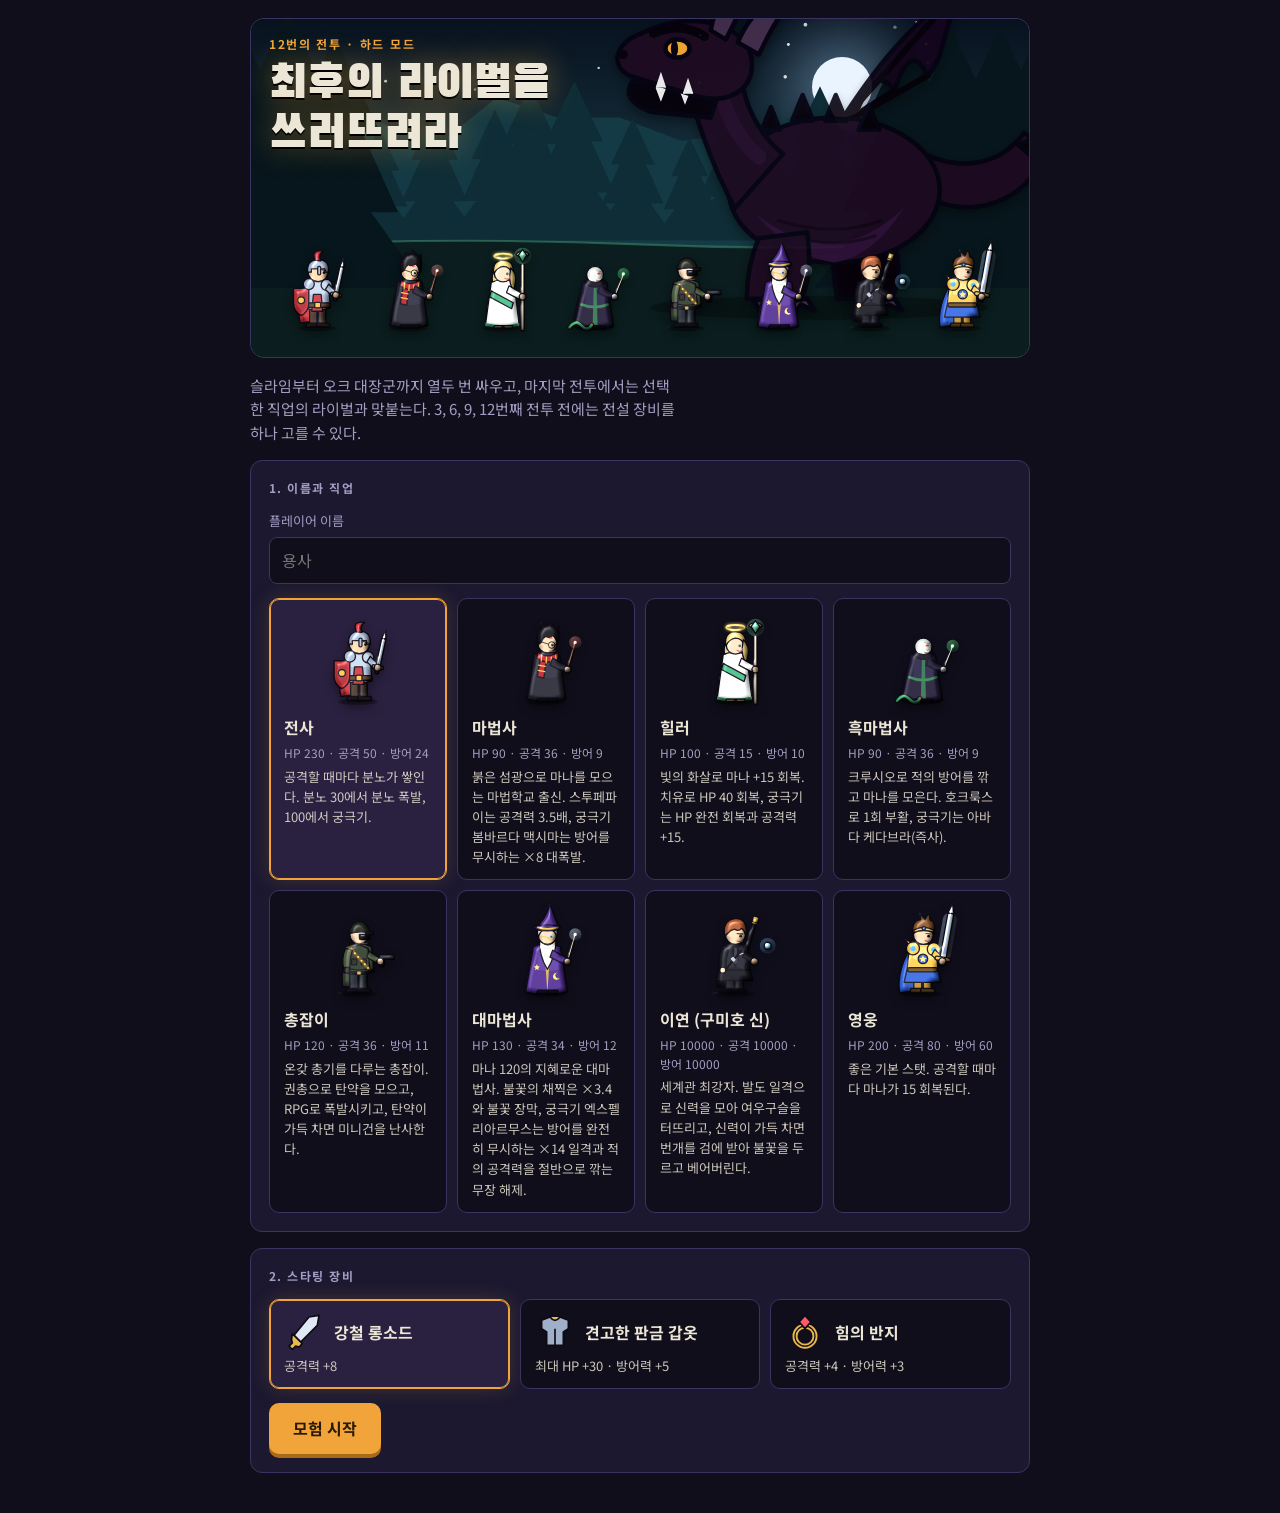
<file: docs/games/index.html>
<!doctype html><html><head><meta charset=utf8><meta name=viewport content="width=device-width,initial-scale=1,viewport-fit=cover"><style>:root{color-scheme:light;box-sizing:border-box;padding-top:env(safe-area-inset-top,0px);padding-bottom:env(safe-area-inset-bottom,0px)}html{scroll-padding-top:env(safe-area-inset-top,0px)}body{margin:0;padding:0;font:14px -apple-system,BlinkMacSystemFont,sans-serif;background:#faf9f5;color:#141413}img{max-width:100%}[hidden]:not([hidden=until-found i]){display:none!important}</style></head><body>
<svg width="0" height="0" style="position:absolute" aria-hidden="true"><defs>
<filter id="shade" x="-8%" y="-8%" width="116%" height="116%" color-interpolation-filters="sRGB">
 <feGaussianBlur in="SourceAlpha" stdDeviation="2.4" result="b"/>
 <feDiffuseLighting in="b" surfaceScale="4.5" diffuseConstant="1.18" lighting-color="#fff" result="diff"><feDistantLight azimuth="235" elevation="58"/></feDiffuseLighting>
 <feComposite in="SourceGraphic" in2="diff" operator="arithmetic" k1="1" k2="0" k3="0" k4="0" result="lit"/>
 <feSpecularLighting in="b" surfaceScale="4.5" specularConstant=".7" specularExponent="26" lighting-color="#fff" result="spec"><feDistantLight azimuth="235" elevation="52"/></feSpecularLighting>
 <feComposite in="spec" in2="SourceAlpha" operator="in" result="specIn"/>
 <feComposite in="lit" in2="specIn" operator="arithmetic" k1="0" k2="1" k3=".55" k4="0"/>
</filter></defs></svg>
<title>하드 모드 RPG</title>
<link rel="preconnect" href="https://fonts.googleapis.com">
<link rel="preconnect" href="https://fonts.gstatic.com" crossorigin>
<link href="https://fonts.googleapis.com/css2?family=Black+Han+Sans&family=Noto+Sans+KR:wght@400;500;700&display=swap" rel="stylesheet">
<style>
/* Layout: 한 열 콘솔. 위에서부터 HUD → 스테이지(배경 + 두 전사 + 이펙트) → 행동 버튼 → 로그.
   밤하늘 단일 테마로 의도적으로 고정한다. */
:root {
  --bg: #100e1b;
  --surface: #1b1830;
  --surface-2: #272243;
  --line: #3a3463;
  --fg: #ece6d6;
  --muted: #a49dc2;
  --ember: #f0a43a;
  --ember-ink: #2a1a04;
  --blood: #e0533f;
  --hp: #5ec58a;
  --mana: #5aa7f0;
  --rage: #e0533f;
  --shield: #c3cde8;
  --font-display: "Black Han Sans", "Apple SD Gothic Neo", "Malgun Gothic", sans-serif;
  --font-body: "Noto Sans KR", "Apple SD Gothic Neo", "Malgun Gothic", system-ui, sans-serif;
  color-scheme: dark;
}
* { box-sizing: border-box; }
[hidden] { display: none !important; }
html, body { min-height: 100%; }
body { background: var(--bg); color: var(--fg); font-family: var(--font-body); font-size: 15px; line-height: 1.55; padding-inline: 16px; padding-block: 18px 40px; }
#app { max-width: 780px; margin-inline: auto; display: flex; flex-direction: column; gap: 14px; }
.screen { display: flex; flex-direction: column; gap: 16px; }
button { font: inherit; color: inherit; cursor: pointer; }
button:focus-visible, .pick:focus-within, input:focus-visible { outline: 2px solid var(--ember); outline-offset: 2px; }
.g-rpg, .g-mini { opacity: 0; } [data-gun="rpg"] .g-pistol, [data-gun="mini"] .g-pistol { opacity: 0; } [data-gun="rpg"] .g-rpg, [data-gun="mini"] .g-mini { opacity: 1; }
.firing .bar { animation: gspin .07s linear infinite; } @keyframes gspin { to { stroke-dashoffset: -12; } }
.y-blade { opacity: 0; transition: opacity .06s; } .y-hilt { transition: opacity .06s; } .drawn .y-blade { opacity: 1; } .drawn .y-hilt { opacity: 0; }
.o { stroke: #0d0a16; stroke-width: 3; stroke-linejoin: round; stroke-linecap: round; }
.art { display: block; width: 100%; height: auto; overflow: visible; filter: url(#shade) drop-shadow(0 5px 5px rgba(0,0,0,.38)); }

/* ---------- 아트 대기 모션 ---------- */
.bob { animation: bob 2.6s ease-in-out infinite; transform-origin: 100px 206px; }
@keyframes bob { 50% { transform: translateY(-3px) scaleY(1.018); } }
.sway { animation: sway 3.2s ease-in-out infinite; }
@keyframes sway { 50% { transform: rotate(-4deg) skewX(2deg); } }
.pulse { animation: pulse 1.6s ease-in-out infinite; }
@keyframes pulse { 50% { transform: scale(1.2); opacity: .65; } }
.slimeb { animation: squish 1.8s ease-in-out infinite; transform-origin: 100px 206px; }
@keyframes squish { 0%, 100% { transform: scale(1.04, .95); } 50% { transform: scale(.96, 1.06); } }
.wing { animation: flap 2.2s ease-in-out infinite; }
@keyframes flap { 50% { transform: rotate(-13deg); } }
.tail { animation: tailw 3s ease-in-out infinite; }
@keyframes tailw { 50% { transform: rotate(5deg); } }
.halo { animation: halo 3s ease-in-out infinite; filter: drop-shadow(0 0 4px #ffe27a); }
@keyframes halo { 50% { transform: translateY(-4px); } }
.blink { animation: blink 4.5s infinite; }
@keyframes blink { 0%, 94%, 100% { transform: scaleY(1); } 97% { transform: scaleY(.1); } }
@media (prefers-reduced-motion: reduce) { html:not(.fullfx) :is(.bob, .sway, .pulse, .slimeb, .wing, .tail, .halo, .blink) { animation: none; } }

/* ---------- 공통 패널 ---------- */
.eyebrow { margin: 0 0 6px; font-size: 12px; letter-spacing: .14em; color: var(--ember); font-weight: 700; }
h1 { margin: 0; font-family: var(--font-display); font-weight: 400; font-size: clamp(34px, 8vw, 54px); line-height: 1.1; text-wrap: balance; text-shadow: 0 2px 0 #000, 0 0 30px rgba(240,164,58,.45); }
h2 { margin: 0; font-family: var(--font-display); font-weight: 400; font-size: 24px; text-wrap: balance; }
.lead { margin: 6px 0 0; color: var(--muted); max-width: 54ch; }
.panel { background: var(--surface); border: 1px solid var(--line); border-radius: 12px; padding: 18px; display: flex; flex-direction: column; gap: 14px; }
.panel > h3 { margin: 0; font-size: 12px; letter-spacing: .12em; color: var(--muted); font-weight: 700; }
label.field { display: flex; flex-direction: column; gap: 6px; font-size: 13px; color: var(--muted); }
input[type=text] { background: var(--bg); border: 1px solid var(--line); color: var(--fg); border-radius: 8px; padding: 10px 12px; font: inherit; font-size: 16px; width: 100%; }
.btn { background: var(--ember); color: var(--ember-ink); border: 0; border-radius: 10px; padding: 13px 24px; font-weight: 700; font-size: 16px; box-shadow: 0 4px 0 #a86a14; transition: transform .1s, box-shadow .1s; }
.btn:hover { filter: brightness(1.08); }
.btn:active { transform: translateY(3px); box-shadow: 0 1px 0 #a86a14; }

/* ---------- 타이틀 아트 ---------- */
.title-art { position: relative; height: clamp(250px, 50vw, 340px); border-radius: 14px; overflow: hidden; border: 1px solid var(--line); isolation: isolate; }
.title-art .bg { position: absolute; inset: 0; }
.title-art h1 { font-size: clamp(30px, 6.6vw, 46px); }
.title-art .tt { position: absolute; left: 18px; right: 18px; top: 16px; z-index: 4; }
.title-art .ttl-dragon { position: absolute; right: -4%; bottom: 10%; width: 62%; z-index: 1; opacity: .9; }
.title-art .cast { position: absolute; left: 3%; right: 3%; bottom: 7%; z-index: 3; display: flex; gap: 1%; align-items: flex-end; }
.title-art .cast > div { width: 11.6%; }
.title-art .tt .lead { text-shadow: 0 1px 6px #000; color: #d7d0ee; }

/* ---------- 선택 카드 ---------- */
.picks { display: grid; grid-template-columns: repeat(auto-fit, minmax(150px, 1fr)); gap: 10px; }
.pick { position: relative; display: flex; flex-direction: column; gap: 4px; padding: 12px 14px; background: var(--bg); border: 1px solid var(--line); border-radius: 10px; cursor: pointer; min-width: 0; text-align: left; }
.pick input { position: absolute; opacity: 0; inset: 0; cursor: pointer; }
.pick:has(input:checked) { border-color: var(--ember); background: #2a2140; box-shadow: inset 0 0 0 1px var(--ember), 0 0 20px rgba(240,164,58,.18); }
.pick b { font-size: 16px; }
.pick .stats { font-size: 12px; color: var(--muted); font-variant-numeric: tabular-nums; }
.pick .desc { font-size: 13px; opacity: .85; }
.pick .pv { height: 96px; display: flex; justify-content: center; margin-bottom: 4px; }
.pick .pv svg { height: 100%; width: auto; }
.pick .gi { display: flex; align-items: center; gap: 10px; }
.ico { width: 40px; height: 40px; flex: none; }
.legend { background: linear-gradient(180deg, #2d2242, #1c1630); border-color: #7a5a22; animation: glow 2.2s ease-in-out infinite; }
.legend:hover { border-color: var(--ember); transform: translateY(-2px); }
@keyframes glow { 50% { box-shadow: 0 0 22px rgba(240,164,58,.35); } }

/* ---------- HUD ---------- */
.hud { display: flex; flex-direction: column; gap: 8px; }
.hud-row { display: flex; justify-content: space-between; align-items: center; gap: 12px; flex-wrap: wrap; font-size: 13px; color: var(--muted); }
.hud-row b { color: var(--fg); font-variant-numeric: tabular-nums; }
.hud-right { display: flex; gap: 10px; align-items: center; }
.mute { background: var(--surface); border: 1px solid var(--line); border-radius: 8px; padding: 3px 10px; font-size: 13px; color: var(--muted); }
.track { display: grid; grid-template-columns: repeat(12, 1fr); gap: 4px; }
.pip { height: 24px; border-radius: 5px; background: var(--surface); border: 1px solid var(--line); display: grid; place-items: center; font-size: 11px; color: var(--muted); font-variant-numeric: tabular-nums; }
.pip.boss { border-color: #6b4a2a; color: var(--ember); }
.pip.final { border-color: var(--blood); color: var(--blood); }
.pip.done { background: #2d3a3a; color: var(--hp); border-color: #3c5a4c; }
.pip.now { background: var(--ember); color: var(--ember-ink); border-color: var(--ember); font-weight: 700; box-shadow: 0 0 12px rgba(240,164,58,.6); }
.pip.now.final { background: var(--blood); color: #fff; border-color: var(--blood); box-shadow: 0 0 12px rgba(224,83,63,.7); }

/* ---------- 스테이지 ---------- */
.stage { --s: clamp(112px, 25vw, 196px); position: relative; height: clamp(350px, 64vw, 480px); border-radius: 14px; overflow: hidden; border: 1px solid var(--line); background: #0d0b16; isolation: isolate; user-select: none; }
.stage-in { position: absolute; inset: 0; }
.bg { position: absolute; inset: 0; overflow: hidden; }
.bg .sky { position: absolute; inset: 0; }
.bg .cel { position: absolute; border-radius: 50%; transform: translate(-50%, -50%); }
.bg svg { position: absolute; inset: 0; width: 100%; height: 100%; }
.bg .layer { transition: transform 0s; }
.fog { position: absolute; left: -25%; right: -25%; bottom: 12%; height: 30%; background: radial-gradient(closest-side, rgba(255,255,255,.12), transparent); animation: fog 16s ease-in-out infinite alternate; pointer-events: none; }
.fog.f2 { bottom: 4%; height: 22%; animation-duration: 23s; animation-direction: alternate-reverse; opacity: .8; }
@keyframes fog { from { transform: translateX(-6%); } to { transform: translateX(6%); } }
.lava { animation: lava 2.4s ease-in-out infinite; }
@keyframes lava { 50% { opacity: .65; } }
.vignette { position: absolute; inset: 0; background: radial-gradient(120% 95% at 50% 42%, transparent 52%, rgba(0,0,0,.6)); pointer-events: none; z-index: 4; }
.fighter { position: absolute; bottom: 13%; width: var(--s); z-index: 3; }
.fighter.p { left: 6%; }
.fighter.m { right: 6%; }
.fighter.m.boss { width: calc(var(--s) * 1.22); }
.fighter.m.dragon { width: calc(var(--s) * 2); right: 0; }
.fighter .mover, .fighter .flasher { will-change: transform; }
.fighter.m .art { transform: scaleX(-1); }
.fighter.m .art, .title-art .ttl-dragon .art { filter: drop-shadow(0 5px 5px rgba(0,0,0,.38)) saturate(1.1) contrast(1.06); }
.fighter .aura { position: absolute; left: 50%; top: 52%; width: 150%; aspect-ratio: 1; border-radius: 50%; transform: translate(-50%, -50%); pointer-events: none; mix-blend-mode: screen; }
.fighter .bubble { position: absolute; left: 50%; top: 52%; width: 125%; aspect-ratio: 1; transform: translate(-50%, -50%); border-radius: 50%; border: 3px solid rgba(190,215,255,.9); background: radial-gradient(circle, rgba(150,190,255,.05) 40%, rgba(150,190,255,.35)); box-shadow: 0 0 24px rgba(150,190,255,.7), inset 0 0 28px rgba(150,190,255,.5); animation: bub 2s ease-in-out infinite; pointer-events: none; }
@keyframes bub { 50% { transform: translate(-50%, -50%) scale(1.04); opacity: .8; } }
canvas.cv { position: absolute; inset: 0; width: 100%; height: 100%; z-index: 5; pointer-events: none; }
.fxl { position: absolute; inset: 0; z-index: 7; pointer-events: none; overflow: hidden; }
.fnum { position: absolute; font-family: var(--font-display); font-size: 28px; color: #fff; white-space: nowrap; text-shadow: 2px 2px 0 #000, -2px -2px 0 #000, 2px -2px 0 #000, -2px 2px 0 #000, 0 0 14px rgba(0,0,0,.6); animation: fnum 1s cubic-bezier(.2,.8,.3,1) forwards; }
.fnum.dmg { color: #ffd9d2; }
.fnum.big { font-size: 46px; color: #ffb347; }
.fnum.heal { color: #7dffb0; }
.fnum.absorb { color: #bcd0ff; }
.fnum.lvl { color: #ffe27a; font-size: 34px; }
@keyframes fnum { 0% { transform: translate(-50%, -30%) scale(.4); opacity: 0; } 14% { transform: translate(-50%, -80%) scale(1.3); opacity: 1; } 100% { transform: translate(-50%, -230%) scale(1); opacity: 0; } }
.slash { position: absolute; pointer-events: none; overflow: visible; }
.ring { position: absolute; border-radius: 50%; border: 4px solid #fff; transform: translate(-50%, -50%); pointer-events: none; }
.pillar { position: absolute; top: 0; bottom: 0; transform: translateX(-50%); pointer-events: none; mix-blend-mode: screen; }
.flash { position: absolute; inset: 0; z-index: 9; opacity: 0; pointer-events: none; }
.plate { position: absolute; top: 10px; z-index: 6; width: min(47%, 280px); background: rgba(10,8,20,.74); backdrop-filter: blur(4px); border: 1px solid rgba(255,255,255,.14); border-radius: 10px; padding: 8px 10px; display: flex; flex-direction: column; gap: 5px; }
.plate.p { left: 10px; }
.plate.m { right: 10px; }
.plate.m.boss { border-color: rgba(224,83,63,.7); box-shadow: 0 0 18px rgba(224,83,63,.3); }
.plate .nm { display: flex; justify-content: space-between; align-items: baseline; gap: 8px; min-width: 0; }
.plate .nm b { font-size: 14px; overflow-wrap: anywhere; line-height: 1.25; }
.plate .nm span { font-size: 11px; color: var(--muted); white-space: nowrap; }
.bar { position: relative; height: 13px; border-radius: 7px; background: #05040b; overflow: hidden; border: 1px solid rgba(255,255,255,.08); }
.bar.thin { height: 13px; }
.bar.xs { height: 5px; }
.bar i { position: absolute; inset: 0 auto 0 0; width: 100%; transition: width .3s ease; }
.bar .ghost { background: #f1e6a8; transition: width .8s ease .35s; opacity: .85; }
.bar .hp { background: linear-gradient(#7bdca3, #3da872); }
.bar.low .hp { background: linear-gradient(#ff8070, #d23a2a); }
.bar .rs.mana { background: linear-gradient(#7ec0ff, #3a82d8); }
.bar .rs.rage { background: linear-gradient(#ff8a70, #d6402e); }
.bar .sh { background: linear-gradient(#e3ecff, #9fb4e0); }
.bar .xp { background: linear-gradient(#ffe27a, #e0a82a); }
.bar .num { position: absolute; inset: 0; display: grid; place-items: center; font-size: 10px; font-weight: 700; color: #fff; text-shadow: 0 1px 2px #000, 0 0 3px #000; font-variant-numeric: tabular-nums; letter-spacing: .02em; z-index: 2; }
.plate .stat { display: flex; gap: 10px; font-size: 11px; color: var(--muted); font-variant-numeric: tabular-nums; flex-wrap: wrap; }
.plate .warn { font-size: 11px; color: #ff8a70; font-weight: 700; min-height: 15px; }
.pill { position: absolute; top: 10px; left: 50%; transform: translateX(-50%); z-index: 6; font-size: 11px; font-weight: 700; letter-spacing: .12em; padding: 3px 12px; border-radius: 999px; background: rgba(10,8,20,.7); border: 1px solid rgba(255,255,255,.15); color: var(--muted); white-space: nowrap; }
.pill.me { color: var(--ember); border-color: rgba(240,164,58,.55); }
.pill.en { color: #ff8a70; border-color: rgba(224,83,63,.55); }
@media (max-width: 560px) { .pill { top: auto; bottom: 62px; } }
.banner { position: absolute; left: 0; right: 0; top: 34%; z-index: 8; text-align: center; font-family: var(--font-display); font-size: clamp(30px, 8vw, 62px); letter-spacing: .04em; pointer-events: none; opacity: 0; color: #fff; text-shadow: 0 4px 24px rgba(0,0,0,.9), 0 0 36px currentColor; line-height: 1.1; }
.banner small { display: block; font-family: var(--font-body); font-size: .3em; letter-spacing: .3em; font-weight: 700; margin-top: 6px; opacity: .9; }
.banner.show { animation: banner 1.7s ease forwards; }
@keyframes banner { 0% { opacity: 0; transform: translateX(-70px) scale(1.15); } 18% { opacity: 1; transform: none; } 80% { opacity: 1; transform: none; } 100% { opacity: 0; transform: translateX(70px); } }
.caption { position: absolute; left: 12px; right: 12px; bottom: 9px; z-index: 6; text-align: center; font-size: 13px; background: rgba(10,8,20,.64); border-radius: 8px; padding: 5px 10px; min-height: 29px; overflow-wrap: anywhere; }

/* ---------- 행동 ---------- */
.actions { display: grid; grid-template-columns: repeat(4, 1fr); gap: 8px; }
@media (max-width: 560px) { .actions { grid-template-columns: 1fr 1fr; } }
.abtn { position: relative; background: var(--surface-2); border: 1px solid var(--line); border-radius: 10px; padding: 10px 8px 9px; display: flex; flex-direction: column; gap: 1px; align-items: center; text-align: center; min-width: 0; box-shadow: 0 3px 0 #0b0916; transition: transform .08s, border-color .15s; }
.abtn .bi { width: 22px; height: 22px; margin-bottom: 2px; color: var(--muted); }
.abtn b { font-size: 14px; line-height: 1.25; }
.abtn small { font-size: 11px; color: var(--muted); }
.abtn kbd { position: absolute; top: 5px; right: 7px; font: 10px var(--font-body); color: var(--muted); opacity: .6; }
.abtn:hover:not(:disabled) { border-color: var(--ember); transform: translateY(-1px); }
.abtn:active:not(:disabled) { transform: translateY(2px); box-shadow: none; }
.abtn:hover:not(:disabled) .bi { color: var(--ember); }
.abtn.ult:not(:disabled) { border-color: var(--ember); animation: ult 1.5s ease-in-out infinite; }
.abtn.ult:not(:disabled) .bi { color: var(--ember); }
@keyframes ult { 50% { box-shadow: 0 3px 0 #0b0916, 0 0 18px rgba(240,164,58,.55); } }
.abtn:disabled { opacity: .38; cursor: not-allowed; }
.next { display: flex; justify-content: center; }
.log { background: #0b0914; border: 1px solid var(--line); border-radius: 10px; height: 170px; overflow-y: auto; padding: 10px 14px; font-size: 13px; }
.log p { margin: 0 0 3px; overflow-wrap: anywhere; }
.log .act { color: var(--fg); margin-top: 7px; }
.log .dmg { color: #e8a79b; padding-left: 1.2em; }
.log .good { color: var(--hp); }
.log .lvl { color: var(--ember); font-weight: 700; }
.log .sys { color: var(--muted); }
.log .bad { color: var(--blood); font-weight: 700; }
.log .div { border-top: 1px dashed var(--line); margin: 9px 0 5px; padding-top: 7px; color: var(--ember); font-weight: 700; }

/* ---------- 보상 / 결과 ---------- */
.reward-stage { position: relative; height: 150px; border-radius: 12px; overflow: hidden; border: 1px solid var(--line); display: grid; place-items: center; background: radial-gradient(circle at 50% 120%, #4a3512, #17121f 70%); }
.reward-stage .art { height: 130px; width: auto; }
.result-art { position: relative; height: 190px; border-radius: 14px; overflow: hidden; border: 1px solid var(--line); display: grid; place-items: end center; padding-bottom: 14px; isolation: isolate; }
.result-art .bg { position: absolute; inset: 0; z-index: -1; }
.result-art .art { height: 150px; width: auto; }
.result-art.lose .art { filter: grayscale(1) brightness(.55); transform: rotate(84deg) translate(-8px, 10px); transform-origin: 50% 100%; }
.result-title { font-family: var(--font-display); font-size: clamp(30px, 7vw, 46px); line-height: 1.15; margin: 0; text-wrap: balance; }
.result-title.win { color: var(--ember); text-shadow: 0 0 28px rgba(240,164,58,.5); }
.result-title.lose { color: var(--blood); }
dl.stats-list { margin: 0; display: grid; grid-template-columns: auto 1fr; gap: 8px 18px; font-variant-numeric: tabular-nums; }
dl.stats-list dt { color: var(--muted); }
dl.stats-list dd { margin: 0; overflow-wrap: anywhere; }
#confetti { position: fixed; inset: 0; width: 100%; height: 100%; pointer-events: none; z-index: 50; }

.title-art .ttl-dragon .art{transform:scaleX(-1)}

</style>
<div id="app">

  <section id="screen-setup" class="screen">
    <div class="title-art" id="title-art">
      <div class="bg" id="title-bg"></div>
      <div class="ttl-dragon" id="title-dragon"></div>
      <div class="tt">
        <p class="eyebrow">12번의 전투 · 하드 모드</p>
        <h1>최후의 라이벌을<br>쓰러뜨려라</h1>
      </div>
      <div class="cast" id="title-cast"></div>
    </div>
    <p class="lead" style="margin:0">슬라임부터 오크 대장군까지 열두 번 싸우고, 마지막 전투에서는 선택한 직업의 라이벌과 맞붙는다. 3, 6, 9, 12번째 전투 전에는 전설 장비를 하나 고를 수 있다.</p>

    <div class="panel">
      <h3>1. 이름과 직업</h3>
      <label class="field" for="name">플레이어 이름
        <input id="name" type="text" maxlength="12" placeholder="용사" autocomplete="off">
      </label>
      <div class="picks" id="jobs"></div>
    </div>

    <div class="panel">
      <h3>2. 스타팅 장비</h3>
      <div class="picks" id="gear-start"></div>
      <div><button class="btn" id="btn-start" type="button">모험 시작</button></div>
    </div>
  </section>

  <section id="hud" class="hud" hidden>
    <div class="hud-row">
      <span id="hud-story">전투 <b id="hud-turn">1</b> / 12 · 처치 <b id="hud-kills">0</b> · <span id="hud-area"></span></span><span id="hud-free" hidden></span>
      <span class="hud-right"><span>💰 <b id="hud-gold">0</b>G</span> <span>🧪 포션 <b id="hud-potion">10</b></span><button class="mute" id="btn-mute" type="button" aria-pressed="true">🔊 소리</button> <button class="mute" id="btn-fx" type="button" aria-pressed="false" hidden title="기기의 동작 줄이기 설정 때문에 이펙트가 간소화되어 있습니다">✨ 이펙트 최대</button></span>
    </div>
    <div class="track" id="track" aria-label="전투 진행"></div>
  </section>

  <section id="screen-reward" class="screen" hidden>
    <div>
      <h2 id="reward-title">전설 장비 선택</h2>
      <p class="lead" id="reward-sub"></p>
    </div>
    <div class="reward-stage" id="reward-stage"></div>
    <div class="picks" id="reward-picks"></div>
  </section>

  <section id="screen-battle" class="screen" hidden>
    <div class="stage" id="stage">
      <div class="stage-in" id="stage-in">
        <div class="bg" id="bg"></div>
        <div class="fog"></div><div class="fog f2"></div>
        <div class="fighter p" id="f-p"><div class="mover"><div class="flasher"></div></div></div>
        <div class="fighter m" id="f-m"><div class="mover"><div class="flasher"></div></div></div>
        <div class="vignette"></div>
      </div>
      <canvas class="cv" id="cv"></canvas>
      <div class="fxl" id="fxl"></div>
      <div class="plate p" id="plate-p"></div>
      <div class="plate m" id="plate-m"></div>
      <div class="pill" id="pill"></div>
      <div class="banner" id="banner"></div>
      <div class="caption" id="caption"></div>
      <div class="flash" id="flash"></div>
    </div>
    <div class="actions" id="actions">
      <button class="abtn" type="button" id="a-attack"><kbd>1</kbd><span id="i-attack"></span><b>공격</b><small id="a-attack-sub"></small></button>
      <button class="abtn" type="button" id="a-special"><kbd>2</kbd><span id="i-special"></span><b id="a-special-name"></b><small id="a-special-sub"></small></button>
      <button class="abtn ult" type="button" id="a-ult"><kbd>3</kbd><span id="i-ult"></span><b id="a-ult-name"></b><small id="a-ult-sub"></small></button>
      <button class="abtn" type="button" id="a-potion"><kbd>4</kbd><span id="i-potion"></span><b>힐링 포션</b><small id="a-potion-sub"></small></button>
    </div>
    <div class="next" id="next-wrap" hidden><button class="btn" type="button" id="btn-next">다음 전투 ▶</button> <button class="btn" type="button" id="btn-leave" hidden>마을로 돌아가기</button></div>
    <div class="log" id="log" role="log" aria-live="off"></div>
  </section>

  <section id="screen-result" class="screen" hidden>
    <div class="result-art" id="result-art"><div class="bg" id="result-bg"></div><div id="result-sprite"></div></div>
    <h2 class="result-title" id="result-title"></h2>
    <div class="panel"><dl class="stats-list" id="result-stats"></dl></div>
    <div><button class="btn" type="button" id="btn-hub" hidden>자유 모험 계속 ▶</button> <button class="btn" type="button" id="btn-restart">다시 도전</button></div>
  </section>

  <section id="screen-hub" class="screen" hidden>
    <div><h2 id="hub-title">자유 모험 · 마을</h2><p class="lead" id="hub-sub"></p></div>
    <div class="reward-stage" id="hub-stage"></div>
    <div class="picks" id="hub-picks"></div>
  </section>

  <section id="screen-shop" class="screen" hidden>
    <div><h2>상점</h2><p class="lead" id="shop-sub"></p></div>
    <div class="picks" id="shop-picks"></div>
    <div><button class="btn" type="button" id="btn-shop-back">마을로 돌아가기</button></div>
  </section>

  <section id="screen-raid" class="screen" hidden>
    <div><h2>레이드</h2><p class="lead">강력한 보스에 도전하세요. 클리어할수록 다음 도전은 더 강해집니다.</p></div>
    <div class="picks" id="raid-picks"></div>
    <div><button class="btn" type="button" id="btn-raid-back">마을로 돌아가기</button></div>
  </section>
</div>
<canvas id="confetti"></canvas>

<script>
(function () {
"use strict";
/* ---------- 캐릭터 / 몬스터 SVG 아트 ---------- */
const svg = (vb, inner, cls) => `<svg viewBox="${vb}" class="art ${cls || ""}" aria-hidden="true">${inner}</svg>`;
const SH = (cx, rx) => `<ellipse cx="${cx}" cy="208" rx="${rx}" ry="7" fill="#000" opacity=".32"/>`;

const ART = {
  warrior() {
    return svg("0 0 200 220", `${SH(100, 46)}
<g class="bob">
 <g class="sway" style="transform-origin:84px 98px"><path class="o" d="M84 98C60 118 54 168 62 196L100 190L106 104Z" fill="#c4323a"/><path d="M82 106C70 134 66 164 70 188" stroke="#8c2027" stroke-width="5" fill="none" stroke-linecap="round"/></g>
 <rect class="o" x="84" y="154" width="17" height="46" rx="7" fill="#4b3a30"/><rect class="o" x="105" y="154" width="17" height="46" rx="7" fill="#4b3a30"/>
 <path class="o" d="M79 196h26q3 0 3 5v5H76v-5q0-5 3-5z" fill="#2a211c"/><path class="o" d="M103 196h26q3 0 3 5v5h-32v-5q0-5 3-5z" fill="#2a211c"/>
 <path class="o" d="M76 100Q102 89 128 100L133 160Q103 170 71 160Z" fill="#9fb0c8"/>
 <path d="M84 104Q102 98 119 104L121 128Q102 134 84 128Z" fill="#dce6f3" opacity=".5"/>
 <path class="o" d="M93 128h18l4 40H89z" fill="#c4323a"/>
 <rect class="o" x="73" y="148" width="60" height="11" rx="4" fill="#5b3f2e"/><rect class="o" x="96" y="147" width="14" height="13" rx="3" fill="#e8b84a"/>
 <path class="o" d="M46 114h36v34q0 22-18 30Q46 170 46 148z" fill="#c4323a"/><path d="M51 119h26v29q0 15-13 23Q51 163 51 148z" fill="#8c2027" opacity=".55"/><circle class="o" cx="64" cy="142" r="8" fill="#e8b84a"/>
 <circle class="o" cx="104" cy="74" r="24" fill="#f0c9a0"/>
 <path class="o" d="M79 76Q78 46 104 46Q131 46 129 76L120 76V68H88V76Z" fill="#9fb0c8"/>
 <rect class="o" x="103" y="62" width="7" height="20" rx="3" fill="#9fb0c8"/>
 <circle cx="118" cy="77" r="3.2" fill="#0d0a16"/><path d="M112 70l10 2" stroke="#0d0a16" stroke-width="2.5" stroke-linecap="round"/>
 <path class="o sway" style="transform-origin:100px 48px" d="M97 48Q86 22 116 26Q104 36 110 49Z" fill="#c4323a"/>
 <circle class="o" cx="82" cy="104" r="13" fill="#9fb0c8"/><circle class="o" cx="124" cy="106" r="13" fill="#b8c6da"/>
 <g class="weapon" data-base="rotate(12deg)" style="transform-origin:146px 130px;transform:rotate(12deg)">
   <path class="o" d="M124 108L148 124L141 136L119 122Z" fill="#9fb0c8"/>
   <rect class="o" x="141" y="62" width="10" height="66" rx="2" fill="#e6eef8"/>
   <path class="o" d="M141 62L146 42L151 62Z" fill="#e6eef8"/>
   <path d="M146 66V122" stroke="#9fb0c8" stroke-width="2"/>
   <rect class="o" x="133" y="125" width="26" height="8" rx="3" fill="#e8b84a"/>
   <rect class="o" x="142" y="132" width="8" height="12" rx="3" fill="#5b3f2e"/>
   <circle class="o" cx="146" cy="130" r="8" fill="#f0c9a0"/>
 </g>
</g>`);
  },

  wizard() {
    return svg("0 0 200 220", `${SH(100, 44)}
<g class="bob">
 <g class="sway" style="transform-origin:82px 100px"><path class="o" d="M82 100C64 132 58 180 56 202L96 198L104 104Z" fill="#14141c"/></g>
 <path class="o" d="M74 100Q102 86 132 100L146 202Q102 214 58 202Z" fill="#23232f"/>
 <path d="M84 112Q102 106 124 112L130 150Q102 158 80 150Z" fill="#33334a" opacity=".5"/>
 <path class="o" d="M82 200h24v8H78z M104 200h24v8h-28z" fill="#12121a"/>
 <path class="o" d="M88 108l-7 42l15 4l5-40z" fill="#b3202a"/><path d="M84 124l15 3M83 136l15 3" stroke="#e8b84a" stroke-width="3" stroke-linecap="round"/>
 <path class="o" d="M82 94Q104 112 128 94L130 108Q104 126 80 108Z" fill="#b3202a"/>
 <path d="M91 101l-1 13M102 106l-1 13M113 106l0 13M123 101l1 12" stroke="#e8b84a" stroke-width="3" stroke-linecap="round"/>
 <circle class="o" cx="104" cy="74" r="22" fill="#f4d2ae"/>
 <path class="o" d="M82 78Q75 42 98 35Q110 29 121 35Q137 42 128 76Q124 60 116 56Q110 64 100 58Q92 62 90 72Q86 74 82 78Z" fill="#15131a"/>
 <path class="o" d="M94 38l-5-10l11 6zM108 33l1-11l9 10zM122 40l9-6l-2 13z" fill="#15131a"/>
 <path d="M109 63l4-3l-1 4l4-2" stroke="#d9453a" stroke-width="1.8" fill="none" stroke-linecap="round" stroke-linejoin="round"/>
 <circle cx="114" cy="78" r="7.5" fill="#fff" fill-opacity=".35" stroke="#2a1a14" stroke-width="2.2"/><circle cx="115.5" cy="78" r="2.8" fill="#1d2a14"/><circle cx="116.3" cy="77" r=".9" fill="#fff"/>
 <path d="M121.5 77h4M106.5 76L91 71" stroke="#2a1a14" stroke-width="2" stroke-linecap="round"/>
 <path d="M110 91Q116 94 122 91" stroke="#b5584f" stroke-width="2.3" fill="none" stroke-linecap="round"/>
 <path class="o" d="M116 108L148 126L142 140L110 124Z" fill="#23232f"/>
 <g class="weapon" data-base="none" style="transform-origin:150px 132px">
   <rect class="o" x="148" y="70" width="5" height="64" rx="2" fill="#8a5a2e" transform="rotate(16 150 132)"/>
   <g class="pulse" style="transform-origin:168px 72px"><circle cx="168" cy="72" r="14" fill="#ff8a7a" opacity=".3"/></g>
   <circle cx="168" cy="72" r="3.6" fill="#ffd9d0"/>
   <circle class="o" cx="150" cy="134" r="8" fill="#f4d2ae"/>
 </g>
</g>`);
  },

  healer() {
    return svg("0 0 200 220", `${SH(100, 44)}
<g class="bob">
 <g class="sway" style="transform-origin:84px 98px"><path class="o" d="M84 98C66 128 62 176 66 200L100 196L104 102Z" fill="#cfe9dc"/></g>
 <path class="o" d="M80 70Q74 112 88 132L102 100Z" fill="#f1d27a"/>
 <path class="o" d="M76 100Q102 88 130 100L142 202Q102 212 62 202Z" fill="#f4f8f5"/>
 <path d="M84 108Q102 100 124 108L128 140Q102 148 82 140Z" fill="#fff" opacity=".6"/>
 <path class="o" d="M76 120L128 148L124 162L72 134Z" fill="#3fae7a"/>
 <path d="M62 196Q102 206 142 196L142 203Q102 213 62 203Z" fill="#3fae7a"/>
 <path class="o" d="M84 202h22v6H80z M104 202h22v6h-26z" fill="#c9b27a"/>
 <circle class="o" cx="104" cy="78" r="21" fill="#f6d5b6"/>
 <path class="o" d="M82 80Q78 48 104 48Q132 48 127 82Q120 62 104 62Q90 64 82 80Z" fill="#f1d27a"/>
 <path class="o" d="M122 66Q142 84 128 118Q118 104 120 82Z" fill="#f1d27a"/>
 <circle cx="114" cy="80" r="3.2" fill="#2c6a52"/><circle cx="120" cy="88" r="4" fill="#ff9aa8" opacity=".5"/>
 <path d="M108 90Q113 94 118 91" stroke="#b5584f" stroke-width="2.4" fill="none" stroke-linecap="round"/>
 <g class="halo" style="transform-origin:104px 38px"><ellipse cx="104" cy="38" rx="21" ry="6" fill="none" stroke="#ffe27a" stroke-width="4"/></g>
 <path class="o" d="M118 108L148 126L142 140L112 124Z" fill="#f4f8f5"/>
 <g class="weapon" data-base="none" style="transform-origin:150px 132px">
   <rect class="o" x="146" y="56" width="8" height="158" rx="3" fill="#e8dcc0"/>
   <g class="pulse" style="transform-origin:150px 38px"><circle cx="150" cy="38" r="20" fill="#79e0b0" opacity=".3"/></g>
   <path class="o" d="M134 34Q142 24 150 30Q158 24 166 34Q158 40 150 44Q142 40 134 34Z" fill="#e8b84a"/>
   <path class="o" d="M150 22l10 14-10 16-10-16z" fill="#79e0b0"/><path d="M146 30l4-4 2 8z" fill="#fff" opacity=".7"/>
   <circle class="o" cx="150" cy="134" r="8" fill="#f6d5b6"/>
 </g>
</g>`);
  },

  gunner() {
    return svg("0 0 200 220", `${SH(100, 46)}
<g class="bob">
 <path class="o" d="M80 100C66 130 62 170 66 192L98 190L104 104Z" fill="#2f3a2a"/>
 <rect class="o" x="82" y="152" width="18" height="48" rx="7" fill="#2a2f38"/><rect class="o" x="104" y="152" width="18" height="48" rx="7" fill="#2a2f38"/>
 <path class="o" d="M77 196h26q3 0 3 5v5H74v-5q0-5 3-5z" fill="#14161c"/><path class="o" d="M101 196h26q3 0 3 5v5h-32v-5q0-5 3-5z" fill="#14161c"/>
 <path class="o" d="M72 100Q102 86 132 100L138 158Q103 170 66 158Z" fill="#46553a"/>
 <path class="o" d="M82 104L104 96L124 104L128 150Q104 158 78 150Z" fill="#2c3626"/>
 <rect class="o" x="86" y="128" width="12" height="14" rx="2" fill="#1f271b"/><rect class="o" x="108" y="128" width="12" height="14" rx="2" fill="#1f271b"/>
 <path d="M82 102L126 152" stroke="#6a4a22" stroke-width="7" stroke-linecap="round"/>
 <g fill="#ffd24a">${[0, 1, 2, 3, 4, 5].map((i) => `<circle cx="${86 + i * 7.6}" cy="${107 + i * 8.4}" r="2.4"/>`).join("")}</g>
 <path d="M70 154Q103 166 136 154" stroke="#14161c" stroke-width="7" fill="none" stroke-linecap="round"/><rect x="99" y="157" width="8" height="7" rx="1.5" fill="#d9b25a"/>
 <path class="o" d="M72 104Q62 128 68 150L82 148Q82 126 88 108Z" fill="#46553a"/><circle class="o" cx="75" cy="154" r="7" fill="#2a2a2a"/>
 <circle class="o" cx="104" cy="72" r="22" fill="#f2d2b4"/>
 <path d="M90 86Q104 100 120 86" stroke="#8a6a50" stroke-width="3" fill="none" stroke-linecap="round" opacity=".5"/>
 <path class="o" d="M80 70Q82 44 104 42Q126 44 128 70Q112 62 80 70Z" fill="#1f241c"/><path class="o" d="M120 66h18l-3 7h-18z" fill="#1f241c"/>
 <path class="o" d="M104 72h24v8q0 4-4 4h-16q-4 0-4-4z" fill="#111"/><path d="M108 75h7" stroke="#7ab8ff" stroke-width="2" stroke-linecap="round"/>
 <path d="M110 92q6 3 12 0" stroke="#a5584f" stroke-width="2.4" fill="none" stroke-linecap="round"/>
 <path class="o" d="M126 110L150 126L143 138L121 124Z" fill="#46553a"/>
 <g class="weapon" data-base="none" style="transform-origin:150px 134px">
   <g class="g-pistol"><rect class="o" x="150" y="118" width="34" height="11" rx="2" fill="#3a3f48"/><rect class="o" x="150" y="126" width="12" height="20" rx="3" fill="#2a2d33" transform="rotate(8 156 136)"/><rect x="178" y="119" width="3" height="3" fill="#111"/></g>
   <g class="g-rpg"><rect class="o" x="86" y="104" width="104" height="14" rx="6" fill="#586a3c"/><path class="o" d="M190 102L214 111L190 120Z" fill="#8a2a1c"/><rect class="o" x="120" y="96" width="18" height="10" rx="2" fill="#2a2d33"/><rect class="o" x="86" y="106" width="8" height="10" fill="#3a3f48"/><rect class="o" x="144" y="118" width="8" height="16" rx="3" fill="#2a2d33"/></g>
   <g class="g-mini"><rect class="o" x="146" y="120" width="26" height="24" rx="4" fill="#3a3f48"/><rect class="o" x="170" y="122" width="38" height="20" rx="3" fill="#2a2d33"/><path class="bar" d="M172 127H208M172 132H208M172 137H208" stroke="#8a8f99" stroke-width="3" stroke-dasharray="7 5"/><rect class="o" x="150" y="142" width="10" height="16" rx="3" fill="#1f1f1f"/><path d="M146 124Q120 120 100 128Q86 140 90 158" stroke="#d9b25a" stroke-width="6" fill="none" stroke-dasharray="4 3"/></g>
   <circle class="o" cx="152" cy="134" r="8" fill="#f2d2b4"/>
 </g>
</g>`);
  },

  archmage() {
    return svg("0 0 200 220", `${SH(100, 44)}
<g class="bob">
 <g class="sway" style="transform-origin:82px 100px"><path class="o" d="M80 100C60 134 54 182 52 204L98 200L106 104Z" fill="#2a1a52"/></g>
 <path class="o" d="M72 100Q102 86 134 100L150 204Q102 216 54 204Z" fill="#4a2a86"/>
 <path d="M84 112Q104 106 126 112L132 152Q104 160 80 152Z" fill="#6a46b0" opacity=".5"/>
 <path d="M97 102L104 206L111 102Z" fill="#e0b84a" opacity=".85"/>
 <path d="M80 140l2 5l5 .5l-4 3.5l1.2 5l-4.2-2.8l-4.2 2.8l1.2-5l-4-3.5l5-.5z" fill="#ffe27a"/>
 <path d="M126 160a8 8 0 1 0 6 12a6 6 0 1 1-6-12z" fill="#ffe27a"/>
 <path class="o" d="M82 200h24v8H78z M104 200h24v8h-28z" fill="#1a1230"/>
 <path class="o" d="M86 82Q84 120 104 152Q124 120 124 82Q114 96 104 96Q94 96 86 82Z" fill="#f4f1ea"/>
 <path d="M96 118Q104 130 112 118M92 100Q104 112 116 100" stroke="#d8d4cc" stroke-width="2" fill="none" stroke-linecap="round"/>
 <circle class="o" cx="104" cy="74" r="21" fill="#f4d2ae"/>
 <path class="o" d="M83 80Q74 46 104 42Q134 46 126 80Q124 62 104 58Q86 62 83 80Z" fill="#e8e8f0"/>
 <path class="o" d="M78 56Q100 36 110 4Q122 34 130 56Z" fill="#4a2a86"/>
 <ellipse class="o" cx="104" cy="57" rx="30" ry="7" fill="#3a2070"/>
 <path d="M82 56Q104 63 128 56" stroke="#e0b84a" stroke-width="4" fill="none" stroke-linecap="round"/>
 <path d="M106 80a7 5.5 0 0 0 14 0z" fill="#cfe8ff" fill-opacity=".5" stroke="#d9b25a" stroke-width="2" stroke-linejoin="round"/>
 <path d="M105 80h16M105 79L91 76" stroke="#d9b25a" stroke-width="2" stroke-linecap="round"/>
 <circle cx="113" cy="77" r="2.6" fill="#2a5a9a"/>
 <path d="M104 72l14 1.5" stroke="#d0d0da" stroke-width="3.2" stroke-linecap="round"/>
 <path class="o" d="M116 108L148 126L142 140L110 124Z" fill="#4a2a86"/>
 <g class="weapon" data-base="none" style="transform-origin:150px 132px">
   <rect class="o" x="148" y="70" width="5" height="64" rx="2" fill="#d8c9a0" transform="rotate(16 150 132)"/>
   <g class="pulse" style="transform-origin:168px 72px"><circle cx="168" cy="72" r="14" fill="#cfe8ff" opacity=".35"/></g>
   <circle cx="168" cy="72" r="3.6" fill="#fff"/>
   <circle class="o" cx="150" cy="134" r="8" fill="#f4d2ae"/>
 </g>
</g>`);
  },

  darkwizard() {
    return svg("0 0 200 220", `${SH(100, 44)}
<g class="bob">
 <g class="sway" style="transform-origin:82px 100px"><path class="o" d="M82 100C62 132 54 182 52 204L98 200L104 104Z" fill="#14101f"/></g>
 <path class="o" d="M74 100Q102 86 132 100L148 204Q102 216 54 204Z" fill="#1d1830"/>
 <path d="M84 110Q102 104 124 110L130 160Q102 168 80 160Z" fill="#2d2650" opacity=".6"/>
 <path d="M101 102h6l3 104h-12z" fill="#2f7a4a" opacity=".85"/>
 <path d="M72 152Q102 164 134 152" stroke="#2f7a4a" stroke-width="6" fill="none" stroke-linecap="round"/>
 <path class="o" d="M82 202h24v8H78z M104 202h24v8h-28z" fill="#0d0a16"/>
 <path d="M44 206q14-20 28-4t24-2" stroke="#0d0a16" stroke-width="11" fill="none" stroke-linecap="round"/><path d="M44 206q14-20 28-4t24-2" stroke="#3fae6a" stroke-width="6" fill="none" stroke-linecap="round"/><circle cx="96" cy="200" r="2" fill="#ff3b3b"/>
 <circle class="o" cx="104" cy="82" r="20" fill="#dfe6df"/>
 <ellipse cx="113" cy="79" rx="4" ry="2.2" fill="#ff2a2a"/><path d="M106 72l12 3" stroke="#9aa89f" stroke-width="2.5" stroke-linecap="round"/>
 <path d="M112 89l1.5 2M116 88l1.5 2" stroke="#6a766e" stroke-width="1.6" stroke-linecap="round"/><path d="M107 95Q113 97 119 94" stroke="#7a5a5a" stroke-width="2" fill="none" stroke-linecap="round"/>
 <path class="o" d="M80 100Q104 122 128 100L124 92Q104 108 84 92Z" fill="#14101f"/>
 <path class="o" d="M116 108L148 126L142 140L110 124Z" fill="#1d1830"/>
 <g class="weapon" data-base="none" style="transform-origin:150px 132px">
   <rect class="o" x="148" y="76" width="5" height="62" rx="2" fill="#e8e0c8" transform="rotate(22 150 132)"/>
   <g class="pulse" style="transform-origin:171px 80px"><circle cx="171" cy="80" r="14" fill="#5dff8a" opacity=".3"/></g>
   <circle cx="171" cy="80" r="4" fill="#b6ffcb"/>
   <circle class="o" cx="150" cy="134" r="8" fill="#dfe6df"/>
 </g>
</g>`);
  },

  yeon() {
    return svg("0 0 200 220", `${SH(100, 50)}
<g class="bob">
 <g transform="rotate(16 128 116)"><rect class="o" x="124" y="40" width="8" height="76" rx="3" fill="#15151c"/><g class="y-hilt"><rect class="o" x="121" y="28" width="14" height="14" rx="3" fill="#d9b25a"/><rect x="122" y="42" width="12" height="3" fill="#b8913a"/></g></g>
 <g class="sway" style="transform-origin:86px 100px"><path class="o" d="M86 100C66 128 58 168 62 192L100 190L108 104Z" fill="#101016"/></g>
 <rect class="o" x="82" y="154" width="18" height="46" rx="7" fill="#1d1d28"/><rect class="o" x="104" y="154" width="18" height="46" rx="7" fill="#1d1d28"/>
 <path class="o" d="M77 196h26q3 0 3 5v5H74v-5q0-5 3-5z" fill="#0b0b11"/><path class="o" d="M101 196h26q3 0 3 5v5h-32v-5q0-5 3-5z" fill="#0b0b11"/>
 <path class="o" d="M72 100Q102 86 132 100L138 158Q103 170 66 158Z" fill="#17171f"/>
 <path d="M94 98L104 146L114 98Z" fill="#0b0b11"/><path d="M102 102h5l2 34l-4.5 5l-4.5-5z" fill="#34344a"/>
 <path class="o" d="M66 154h72l6 24H60z" fill="#17171f"/>
 <path d="M90 100L102 146L84 152L76 112Z" fill="#23232e"/><path d="M118 100L106 146L124 152L132 112Z" fill="#23232e"/>
 <path d="M114 118l12-4" stroke="#d8dde6" stroke-width="2.2" stroke-linecap="round"/><circle cx="127.5" cy="113.5" r="2.3" fill="none" stroke="#d8dde6" stroke-width="1.5"/>
 <path d="M126 98L82 152" stroke="#07070b" stroke-width="5" stroke-linecap="round"/><rect x="95" y="124" width="8" height="10" rx="1.5" fill="#b8bfcc" transform="rotate(-40 99 129)"/>
 <path class="o" d="M72 104Q62 128 68 150L82 148Q82 126 88 108Z" fill="#17171f"/><circle class="o" cx="75" cy="154" r="7" fill="#f6d2ae"/>
 <circle class="o" cx="104" cy="72" r="23" fill="#f6d2ae"/>
 <path class="o" d="M80 78Q73 40 102 36Q134 33 128 76Q125 62 118 58Q112 66 102 60Q92 62 86 70Q82 72 80 78Z" fill="#a8542f"/>
 <path d="M90 48Q104 40 121 46" stroke="#cf7a44" stroke-width="2.6" fill="none" stroke-linecap="round"/>
 <circle cx="116" cy="76" r="3.2" fill="#2a1a14"/><path d="M108 70l13 1" stroke="#5a3020" stroke-width="3" stroke-linecap="round"/>
 <path d="M108 87Q114 90 120 87" stroke="#b5584f" stroke-width="2.4" fill="none" stroke-linecap="round"/>
 <path class="o" d="M126 110L150 126L143 138L121 124Z" fill="#17171f"/>
 <g class="pulse" style="transform-origin:178px 98px"><circle cx="178" cy="98" r="18" fill="#6ec8ff" opacity=".28"/></g>
 <circle class="o" cx="178" cy="98" r="8" fill="#a8e4ff"/><circle cx="175.5" cy="95.5" r="3" fill="#fff" opacity=".9"/>
 <g class="weapon" data-base="rotate(10deg)" style="transform-origin:148px 132px;transform:rotate(10deg)">
   <g class="y-blade"><path class="o" d="M144 122V52L148 22L152 52V122Z" fill="#1c1c26"/><path d="M147 32V118" stroke="#6a6a8e" stroke-width="1.6"/>
   <rect class="o" x="138" y="120" width="20" height="6" rx="2.5" fill="#d9b25a"/><rect class="o" x="144" y="126" width="8" height="16" rx="3" fill="#15151c"/></g>
   <rect x="140" y="132" width="9" height="6" rx="1.2" fill="#c9ced8"/>
   <circle class="o" cx="148" cy="134" r="8.5" fill="#f6d2ae"/>
 </g>
</g>`);
  },

  hero() {
    return svg("0 0 200 220", `${SH(100, 50)}
<g class="bob">
 <g class="sway" style="transform-origin:86px 94px"><path class="o" d="M86 94C54 120 44 180 50 206L102 198L110 100Z" fill="#2f5fd0"/><path d="M84 104C66 136 60 172 64 198L84 194Z" fill="#1f43a0" opacity=".6"/></g>
 <rect class="o" x="82" y="154" width="18" height="46" rx="7" fill="#b8862a"/><rect class="o" x="104" y="154" width="18" height="46" rx="7" fill="#b8862a"/>
 <path class="o" d="M77 196h26q3 0 3 5v5H74v-5q0-5 3-5z" fill="#6b4a1c"/><path class="o" d="M101 196h26q3 0 3 5v5h-32v-5q0-5 3-5z" fill="#6b4a1c"/>
 <path class="o" d="M72 100Q102 86 132 100L138 158Q103 170 66 158Z" fill="#f0c14a"/>
 <path d="M80 104Q102 96 124 104L126 128Q102 136 80 128Z" fill="#fff3b8" opacity=".55"/>
 <path class="o" d="M66 154h72l6 28H60z" fill="#2f5fd0"/>
 <circle class="o" cx="103" cy="128" r="11" fill="#2f5fd0"/><path d="M103 120l2.6 5.4 5.8.8-4.2 4 1 5.8-5.2-2.8-5.2 2.8 1-5.8-4.2-4 5.8-.8z" fill="#ffe27a"/>
 <rect class="o" x="68" y="148" width="68" height="10" rx="4" fill="#6b4a1c"/>
 <circle class="o" cx="104" cy="72" r="23" fill="#f6d2ae"/>
 <path class="o" d="M80 74Q76 40 98 38L96 24L108 38L116 22L120 40Q134 42 128 74Q122 58 104 56Q88 58 80 74Z" fill="#7a4a24"/>
 <path class="o" d="M82 62Q104 50 128 62L128 68Q104 58 82 68Z" fill="#f0c14a"/><circle class="o" cx="105" cy="58" r="4" fill="#4aa8ff"/>
 <circle cx="116" cy="76" r="3.2" fill="#0d0a16"/><path d="M110 70l11 1" stroke="#4a2c14" stroke-width="2.6" stroke-linecap="round"/>
 <path d="M108 86Q114 90 120 86" stroke="#b5584f" stroke-width="2.4" fill="none" stroke-linecap="round"/>
 <path class="o" d="M70 98l-6-14 14 6 6 8z" fill="#f0c14a"/><circle class="o" cx="80" cy="104" r="15" fill="#f0c14a"/><circle cx="80" cy="104" r="6" fill="#4aa8ff"/>
 <circle class="o" cx="128" cy="106" r="15" fill="#fbd96a"/><circle cx="128" cy="106" r="6" fill="#4aa8ff"/>
 <g class="weapon" data-base="rotate(10deg)" style="transform-origin:148px 132px;transform:rotate(10deg)">
   <path class="o" d="M126 110L150 126L143 138L121 124Z" fill="#f0c14a"/>
   <g class="pulse" style="transform-origin:148px 70px"><rect x="132" y="22" width="32" height="110" rx="14" fill="#bfe0ff" opacity=".3"/></g>
   <rect class="o" x="141" y="22" width="14" height="104" rx="3" fill="#f4f8ff"/>
   <path class="o" d="M141 22L148 0L155 22Z" fill="#f4f8ff"/>
   <path d="M148 26V118" stroke="#9fc2ff" stroke-width="3"/>
   <rect class="o" x="130" y="124" width="36" height="9" rx="4" fill="#f0c14a"/><circle cx="148" cy="128" r="3.4" fill="#4aa8ff"/>
   <rect class="o" x="143" y="132" width="10" height="14" rx="3" fill="#2f5fd0"/>
   <circle class="o" cx="148" cy="134" r="8.5" fill="#f6d2ae"/>
 </g>
</g>`);
  },

  slime() {
    return svg("0 0 200 220", `<ellipse cx="100" cy="208" rx="64" ry="8" fill="#000" opacity=".32"/>
<g class="slimeb">
 <path class="o" d="M34 202Q20 150 62 120Q100 92 140 122Q182 150 168 202Q100 216 34 202Z" fill="#5fd36b"/>
 <path d="M42 194Q34 156 64 134Q54 160 62 196Z" fill="#2e9a40" opacity=".4"/>
 <path d="M150 190Q162 160 142 134Q166 156 160 194Z" fill="#2e9a40" opacity=".35"/>
 <ellipse cx="72" cy="132" rx="17" ry="9" fill="#e4ffe8" opacity=".65" transform="rotate(-28 72 132)"/>
 <circle cx="136" cy="178" r="5" fill="#e4ffe8" opacity=".5"/><circle cx="60" cy="182" r="3.5" fill="#e4ffe8" opacity=".5"/><circle cx="146" cy="160" r="3" fill="#e4ffe8" opacity=".45"/>
 <g class="blink" style="transform-origin:100px 156px"><ellipse class="o" cx="78" cy="156" rx="12" ry="15" fill="#fff"/><ellipse class="o" cx="122" cy="156" rx="12" ry="15" fill="#fff"/>
 <circle cx="82" cy="159" r="6.5" fill="#0d0a16"/><circle cx="126" cy="159" r="6.5" fill="#0d0a16"/><circle cx="84" cy="156" r="2" fill="#fff"/><circle cx="128" cy="156" r="2" fill="#fff"/></g>
 <path d="M88 184Q100 196 112 184" stroke="#0d0a16" stroke-width="4" fill="none" stroke-linecap="round"/>
</g>`);
  },

  goblin() {
    return svg("0 0 200 220", `${SH(100, 38)}
<g class="bob">
 <rect class="o" x="84" y="164" width="13" height="38" rx="5" fill="#6aa83e"/><rect class="o" x="106" y="164" width="13" height="38" rx="5" fill="#6aa83e"/>
 <path class="o" d="M80 198h20v9H78z M104 198h20v9h-22z" fill="#4a3320"/>
 <path class="o" d="M80 118Q102 110 126 120L124 170Q102 178 82 170Z" fill="#7bbf4a"/>
 <path d="M90 124Q104 120 118 126L118 142Q104 146 90 142Z" fill="#fff" opacity=".1"/>
 <path class="o" d="M78 158h50l6 24H72z" fill="#8a5a2c"/>
 <path class="o" d="M74 84L30 60L66 108Z" fill="#7bbf4a"/><path d="M62 88L42 72L62 100Z" fill="#e8909a" opacity=".6"/>
 <path class="o" d="M134 84L176 60L140 108Z" fill="#7bbf4a"/><path d="M146 88L164 72L146 100Z" fill="#e8909a" opacity=".6"/>
 <circle class="o" cx="104" cy="90" r="31" fill="#8fd05a"/>
 <ellipse class="o" cx="94" cy="86" rx="8" ry="9" fill="#ffe56a"/><ellipse class="o" cx="118" cy="86" rx="8" ry="9" fill="#ffe56a"/>
 <ellipse cx="97" cy="87" rx="2.6" ry="6" fill="#0d0a16"/><ellipse cx="121" cy="87" rx="2.6" ry="6" fill="#0d0a16"/>
 <path d="M82 74L102 80M132 72L112 80" stroke="#3d6a22" stroke-width="4" stroke-linecap="round"/>
 <path class="o" d="M106 92Q124 98 108 108Z" fill="#7bbf4a"/>
 <path class="o" d="M90 108Q106 124 122 108Q106 114 90 108Z" fill="#3a1d1d"/><path d="M96 110l3 7 3-6M108 111l3 7 3-7" fill="#fff" stroke="#fff" stroke-width="1"/>
 <g class="weapon" data-base="rotate(8deg)" style="transform-origin:136px 146px;transform:rotate(8deg)">
   <path class="o" d="M120 126L142 142L136 152L114 138Z" fill="#7bbf4a"/>
   <path class="o" d="M139 88L148 142H130Z" fill="#d6dbe6"/><path d="M139 96L141 138" stroke="#fff" stroke-width="2" opacity=".7"/>
   <rect class="o" x="126" y="140" width="22" height="6" rx="3" fill="#8a5a2c"/>
   <circle class="o" cx="138" cy="148" r="7" fill="#8fd05a"/>
 </g>
</g>`);
  },

  orc(v) {
    v = v || "base";
    const P = { base: ["#78a457", "#56803c"], captain: ["#78a457", "#56803c"], berserker: ["#b0653f", "#84472a"], general: ["#5d8d4c", "#406a34"] }[v];
    const skin = P[0], dk = P[1];
    const eye = v === "berserker" ? "#ff3b30" : "#ffd24a";
    let s = `<ellipse cx="102" cy="208" rx="56" ry="8" fill="#000" opacity=".32"/><g class="bob">`;
    if (v === "general") s += `<g class="sway" style="transform-origin:76px 98px"><path class="o" d="M76 98C46 118 34 176 42 204L104 196L112 104Z" fill="#7a1420"/><path d="M72 110C58 138 54 172 58 196" stroke="#4a0c14" stroke-width="6" fill="none" stroke-linecap="round"/></g>`;
    if (v === "berserker") s += `<g transform="rotate(-24 60 130)"><rect class="o" x="54" y="70" width="8" height="84" rx="3" fill="#7a5233"/><path class="o" d="M58 66Q30 70 32 96Q48 94 58 92Z M58 66Q86 70 84 96Q68 94 58 92Z" fill="#b8bfcc"/></g>`;
    s += `<rect class="o" x="76" y="152" width="25" height="48" rx="9" fill="${dk}"/><rect class="o" x="106" y="152" width="25" height="48" rx="9" fill="${dk}"/>
 <path class="o" d="M72 196h32q4 0 4 5v6H68v-6q0-5 4-5z" fill="#3a2a20"/><path class="o" d="M102 196h32q4 0 4 5v6h-40v-6q0-5 4-5z" fill="#3a2a20"/>
 <path class="o" d="M58 106Q104 86 150 106L156 166Q104 182 52 166Z" fill="${skin}"/>
 <path d="M70 112Q104 100 138 112L140 134Q104 142 68 134Z" fill="#fff" opacity=".1"/>
 <path d="M84 140Q104 148 124 140M86 154Q104 162 122 154" stroke="${dk}" stroke-width="3" fill="none" stroke-linecap="round"/>`;
    if (v === "base") s += `<path d="M64 108L142 172" stroke="#3a2417" stroke-width="9" stroke-linecap="round"/><path class="o" d="M70 160h68l8 32H62z" fill="#6b4a2c"/>`;
    if (v === "captain") s += `<path class="o" d="M62 108Q104 92 146 108L150 160Q104 174 58 160Z" fill="#8a94a6"/><path d="M72 114Q104 104 136 114L138 134Q104 142 70 134Z" fill="#dfe6f2" opacity=".35"/><circle cx="76" cy="124" r="3" fill="#3a4152"/><circle cx="132" cy="124" r="3" fill="#3a4152"/><path class="o" d="M70 160h68l8 32H62z" fill="#6b4a2c"/>`;
    if (v === "berserker") s += `<path d="M74 118l24 14M78 134l24 14M122 116l-20 16" stroke="#c4202a" stroke-width="5" stroke-linecap="round"/><path d="M118 142l10 10M112 148l10 10" stroke="#f3d9c0" stroke-width="2" opacity=".8" stroke-linecap="round"/><path class="o" d="M70 160h68l8 32H62z" fill="#6b1f24"/><circle class="o" cx="104" cy="170" r="7" fill="#f4efe0"/>`;
    if (v === "general") s += `<path class="o" d="M60 108Q104 90 148 108L154 164Q104 180 54 164Z" fill="#2c2a36"/><path d="M70 118Q104 106 138 118M72 140Q104 150 136 140" stroke="#e8b84a" stroke-width="3" fill="none"/><circle class="o" cx="104" cy="132" r="10" fill="#e8b84a"/><path class="o" d="M70 160h68l8 32H62z" fill="#4a0c14"/>`;
    // back arm / shield
    if (v === "captain") s += `<circle class="o" cx="62" cy="138" r="27" fill="#8a94a6"/><circle class="o" cx="62" cy="138" r="18" fill="#6b7384"/><circle class="o" cx="62" cy="138" r="8" fill="#c4202a"/>`;
    else s += `<path class="o" d="M60 112L44 142L56 150L74 124Z" fill="${skin}"/><circle class="o" cx="50" cy="148" r="9" fill="${skin}"/>`;
    // head
    s += `<circle class="o" cx="108" cy="76" r="27" fill="${skin}"/>
 <path class="o" d="M86 84Q108 114 132 86Q130 102 108 108Q86 102 86 84Z" fill="${skin}"/>
 <path class="o" d="M96 98l-4 15 11-9zM120 98l4 15-11-9z" fill="#f4efe0"/>
 <path d="M92 66L106 73M132 62L117 71" stroke="${dk}" stroke-width="5" stroke-linecap="round"/>
 <circle cx="104" cy="76" r="4.2" fill="${eye}"/><circle cx="122" cy="75" r="4.2" fill="${eye}"/><circle cx="105" cy="77" r="1.8" fill="#0d0a16"/><circle cx="123" cy="76" r="1.8" fill="#0d0a16"/>
 <path d="M110 82Q116 86 112 90" stroke="${dk}" stroke-width="3" fill="none" stroke-linecap="round"/>`;
    if (v === "berserker") s += `<g class="pulse" style="transform-origin:112px 76px"><circle cx="113" cy="76" r="30" fill="#ff3b30" opacity=".18"/></g><path class="o" d="M90 54L94 28L104 50L112 22L120 50L132 30L130 56Z" fill="#c4202a"/><path d="M96 90l24-4" stroke="#c4202a" stroke-width="4" stroke-linecap="round"/>`;
    if (v === "captain") s += `<path class="o" d="M80 78Q80 42 108 42Q138 42 136 78L126 78V68H92V78Z" fill="#8a94a6"/><rect class="o" x="106" y="66" width="8" height="24" rx="3" fill="#8a94a6"/><path class="o sway" style="transform-origin:108px 44px" d="M104 44Q100 20 124 24Q114 34 118 46Z" fill="#c4202a"/>`;
    if (v === "general") s += `<path class="o" d="M80 78Q80 42 108 42Q138 42 136 78L126 78V68H92V78Z" fill="#2c2a36"/><path d="M82 60Q108 50 134 60" stroke="#e8b84a" stroke-width="4" fill="none"/><path class="o" d="M86 58Q62 52 58 22Q80 36 96 50Z" fill="#e8dcc0"/><path class="o" d="M132 54Q156 48 158 18Q138 32 124 46Z" fill="#e8dcc0"/>`;
    // pauldrons
    if (v === "general") s += `<path class="o" d="M52 112l-4-18 14 8 6 16z" fill="#2c2a36"/><circle class="o" cx="62" cy="116" r="16" fill="#2c2a36"/><circle class="o" cx="146" cy="114" r="17" fill="#3a3848"/><path class="o" d="M138 100l6-18 6 18z" fill="#e8b84a"/>`;
    if (v === "captain") s += `<circle class="o" cx="146" cy="114" r="15" fill="#8a94a6"/>`;
    // weapon arm
    const arm = `<path class="o" d="M126 110L154 130L146 146L120 128Z" fill="${skin}"/>`;
    if (v === "base") s += `<g class="weapon" data-base="rotate(12deg)" style="transform-origin:152px 136px;transform:rotate(12deg)">${arm}<rect class="o" x="145" y="62" width="14" height="76" rx="6" fill="#7a5233"/><rect class="o" x="138" y="44" width="28" height="42" rx="13" fill="#8a6038"/><path class="o" d="M138 56l-8-4 8 12zM166 56l8-4-8 12zM152 44l0-10 6 10z" fill="#d6dbe6"/><circle class="o" cx="152" cy="138" r="10" fill="${skin}"/></g>`;
    if (v === "captain") s += `<g class="weapon" data-base="rotate(12deg)" style="transform-origin:152px 136px;transform:rotate(12deg)">${arm}<rect class="o" x="146" y="44" width="12" height="92" rx="2" fill="#dfe6f2"/><path class="o" d="M146 44L152 22L158 44Z" fill="#dfe6f2"/><rect class="o" x="138" y="134" width="28" height="9" rx="3" fill="#6b4a2c"/><circle class="o" cx="152" cy="142" r="10" fill="${skin}"/></g>`;
    if (v === "berserker") s += `<g class="weapon" data-base="rotate(12deg)" style="transform-origin:152px 136px;transform:rotate(12deg)">${arm}<rect class="o" x="148" y="52" width="9" height="86" rx="3" fill="#7a5233"/><path class="o" d="M152 48Q120 52 122 82Q140 80 152 78Z M152 48Q184 52 182 82Q164 80 152 78Z" fill="#c8ccd6"/><circle class="o" cx="152" cy="140" r="10" fill="${skin}"/></g>`;
    if (v === "general") s += `<g class="weapon" data-base="rotate(12deg)" style="transform-origin:152px 140px;transform:rotate(12deg)">${arm}<path class="o" d="M140 124L144 14Q178 8 184 52L164 128Z" fill="#aab2c2"/><path d="M148 30Q172 26 176 54" stroke="#fff" stroke-width="3" fill="none" opacity=".6"/><rect class="o" x="146" y="124" width="14" height="30" rx="4" fill="#4a0c14"/><rect class="o" x="138" y="122" width="30" height="8" rx="3" fill="#e8b84a"/><circle class="o" cx="153" cy="146" r="10" fill="${skin}"/></g>`;
    return svg("0 0 200 220", s + `</g>`);
  },

  dragon(P) {
    P = P || { body: "#b3342e", dk: "#6e1620", belly: "#f0b45a", wing: "#8a2548", horn: "#e8dcc0", eye: "#ffd24a", rune: true };
    return svg("0 0 320 240", `<ellipse cx="160" cy="230" rx="112" ry="8" fill="#000" opacity=".32"/>
<g class="bob" style="transform-origin:160px 228px">
 ${P.rune ? `<g class="pulse" style="transform-origin:160px 140px"><ellipse cx="160" cy="140" rx="120" ry="80" fill="#ff5a1f" opacity=".12"/></g>` : ""}
 <g class="wing" style="transform-origin:150px 108px">
  <path class="o" d="M148 110C124 72 100 42 66 18C80 52 76 62 88 76C96 58 104 66 110 86C120 72 128 82 136 102Z" fill="${P.wing}"/>
  <path d="M148 110L66 18M148 110L88 76M148 110L110 86" stroke="${P.dk}" stroke-width="4" stroke-linecap="round" fill="none"/>
 </g>
 <g class="tail" style="transform-origin:100px 156px"><path class="o" d="M102 148C72 172 34 168 12 134C14 124 18 118 24 114C42 138 70 140 98 124Z" fill="${P.body}"/><path class="o" d="M14 134L2 112L28 122Z" fill="${P.dk}"/></g>
 <path class="o" d="M114 176Q102 206 112 224L148 224Q152 200 150 184Z" fill="${P.dk}"/>
 <path class="o" d="M110 224l-5 8 9-4 5 6 5-8z" fill="${P.horn}"/>
 <ellipse class="o" cx="150" cy="152" rx="70" ry="48" fill="${P.body}"/>
 <path d="M104 164Q150 208 202 168Q178 196 150 200Q124 196 104 164Z" fill="${P.belly}"/>
 <path d="M122 182Q150 192 180 182M118 172Q150 184 188 172" stroke="${P.dk}" stroke-width="2" fill="none" opacity=".45"/>
 ${P.rune ? `<path class="pulse" style="transform-origin:150px 140px" d="M120 130l12 8-6 10 14 6M168 126l-10 10 12 8-8 12" stroke="#ff8a3a" stroke-width="3" fill="none" stroke-linecap="round"/>` : ""}
 <path class="o" d="M168 180Q164 208 172 224L208 224Q208 202 200 184Z" fill="${P.body}"/>
 <path class="o" d="M168 224l-5 8 9-4 5 6 5-8z M190 224l-3 8 8-5 4 6 4-8z" fill="${P.horn}"/>
 <path class="o" d="M184 128C206 110 212 86 214 62L248 80C242 102 234 130 216 164Z" fill="${P.body}"/>
 <path d="M200 130C214 118 222 102 226 84" stroke="${P.belly}" stroke-width="10" fill="none" stroke-linecap="round" opacity=".5"/>
 <path class="o" d="M120 112l7-16 7 16z M142 106l7-17 7 17z M164 106l7-17 7 17z M186 112l6-15 6 15z" fill="${P.dk}"/>
 <g class="jaw" style="transform-origin:228px 88px"><path class="o" d="M226 86L284 80Q292 92 272 100L232 104Z" fill="${P.dk}"/><path d="M246 86l3 8 3-8M262 84l3 8 3-8" fill="#fff" stroke="#fff" stroke-width="1"/></g>
 <path class="o" d="M206 60C216 38 250 34 278 48C294 54 300 68 286 76L240 90C214 96 200 80 206 60Z" fill="${P.body}"/>
 <path d="M244 88l3-9 3 9M262 84l3-9 3 9" fill="#fff" stroke="#fff" stroke-width="1"/>
 <circle cx="290" cy="62" r="3" fill="${P.dk}"/>
 <path d="M236 50Q252 40 270 48" stroke="${P.dk}" stroke-width="6" fill="none" stroke-linecap="round"/>
 <ellipse class="o" cx="254" cy="58" rx="8" ry="6" fill="${P.eye}"/><ellipse cx="256" cy="58" rx="2.4" ry="5.4" fill="#0d0a16"/>
 <path class="o" d="M214 54C204 30 186 20 168 22C186 30 192 46 200 62Z" fill="${P.horn}"/>
 <path class="o" d="M232 46C228 22 212 10 194 8C208 18 212 34 222 52Z" fill="${P.horn}"/>
 <g class="mglow" style="opacity:0"><circle cx="286" cy="88" r="22" fill="#ffb347" opacity=".7"/><circle cx="286" cy="88" r="10" fill="#fff3b8"/></g>
</g>`, "dragon-art");
  },
};

/* 아이콘 */
const ICON = {
  sword: `<svg viewBox="0 0 48 48" class="ico"><path d="M30 6l12-2-2 12L20 36l-8-8z" fill="#dfe8f4" stroke="#0d0a16" stroke-width="2" stroke-linejoin="round"/><path d="M10 26l12 12-4 4-4-1-4 4-4-4 4-4-1-4z" fill="#e8b84a" stroke="#0d0a16" stroke-width="2" stroke-linejoin="round"/></svg>`,
  armor: `<svg viewBox="0 0 48 48" class="ico"><path d="M8 10l10-4h12l10 4v10l-6 4v16H14V24l-6-4z" fill="#9fb0c8" stroke="#0d0a16" stroke-width="2" stroke-linejoin="round"/><path d="M18 6q6 8 12 0" fill="#e8b84a" stroke="#0d0a16" stroke-width="2"/><path d="M24 20v22" stroke="#0d0a16" stroke-width="2"/></svg>`,
  ring: `<svg viewBox="0 0 48 48" class="ico"><circle cx="24" cy="29" r="12" fill="none" stroke="#e8b84a" stroke-width="6"/><circle cx="24" cy="29" r="12" fill="none" stroke="#0d0a16" stroke-width="1.5"/><path d="M24 4l7 8-7 8-7-8z" fill="#ff5a6a" stroke="#0d0a16" stroke-width="2" stroke-linejoin="round"/></svg>`,
  attack: `<svg viewBox="0 0 24 24" class="bi"><path d="M16 3l5-1-1 5L9 18l-3-3zM5 15l4 4-2 2-2-1-2 2-2-2 2-2-1-2z" fill="currentColor"/></svg>`,
  special: `<svg viewBox="0 0 24 24" class="bi"><path d="M12 2l2.6 6.4L21 9.2l-5 4.4 1.6 6.6L12 16.8 6.4 20.2 8 13.6 3 9.2l6.4-.8z" fill="currentColor"/></svg>`,
  ult: `<svg viewBox="0 0 24 24" class="bi"><path d="M13 2L4 14h6l-2 8 10-13h-6z" fill="currentColor"/></svg>`,
  potion: `<svg viewBox="0 0 24 24" class="bi"><path d="M9 2h6v2l-1 1v4l5 9q1 4-3 4H8q-4 0-3-4l5-9V5L9 4z" fill="currentColor"/></svg>`,
};

/* ---------- 유틸 ---------- */
const $ = (s) => document.querySelector(s);
let RM = window.matchMedia("(prefers-reduced-motion: reduce)").matches;
const wait = (ms) => new Promise((r) => setTimeout(r, RM ? ms * 0.4 : ms));
const rnd = (a, b) => a + Math.random() * (b - a);
const esc = (s) => String(s).replace(/[&<>"]/g, (c) => ({ "&": "&amp;", "<": "&lt;", ">": "&gt;", '"': "&quot;" }[c]));
const anim = (el, kf, opt) => { try { return el.animate(kf, opt).finished.catch(() => {}); } catch (e) { return Promise.resolve(); } };

/* ---------- 효과음 (WebAudio 합성) ---------- */
const sfx = (() => {
  let ctx = null, on = true;
  function ac() {
    if (!ctx) { try { ctx = new (window.AudioContext || window.webkitAudioContext)(); } catch (e) { ctx = null; } }
    if (ctx && ctx.state === "suspended") ctx.resume();
    return ctx;
  }
  function tone(o) {
    const c = on && ac(); if (!c) return;
    const t0 = c.currentTime + (o.d || 0), os = c.createOscillator(), g = c.createGain();
    os.type = o.type || "sine"; os.frequency.setValueAtTime(o.f, t0);
    if (o.f2) os.frequency.exponentialRampToValueAtTime(o.f2, t0 + o.t);
    g.gain.setValueAtTime(o.v == null ? 0.12 : o.v, t0); g.gain.exponentialRampToValueAtTime(0.0001, t0 + o.t);
    os.connect(g); g.connect(c.destination); os.start(t0); os.stop(t0 + o.t + 0.03);
  }
  function noise(o) {
    const c = on && ac(); if (!c) return;
    const len = Math.floor(c.sampleRate * o.t), buf = c.createBuffer(1, len, c.sampleRate), d = buf.getChannelData(0);
    for (let i = 0; i < len; i++) d[i] = (Math.random() * 2 - 1) * Math.pow(1 - i / len, o.curve || 1.5);
    const s = c.createBufferSource(); s.buffer = buf;
    const f = c.createBiquadFilter(); f.type = o.type || "bandpass"; f.frequency.value = o.fc || 1500; f.Q.value = o.q || 0.8;
    const g = c.createGain(); g.gain.value = o.v == null ? 0.2 : o.v;
    s.connect(f); f.connect(g); g.connect(c.destination); s.start(c.currentTime + (o.d || 0));
  }
  const J = (v) => v * (0.93 + Math.random() * 0.14);
  const pick = (...f) => () => f[(Math.random() * f.length) | 0]();
  const arp = (notes, step, type, v) => notes.forEach((f, i) => tone({ f, t: 0.22, d: i * step, type: type || "triangle", v: v || 0.1 }));
  return {
    unlock: ac,
    get on() { return on; }, set on(v) { on = v; },
    ui: () => tone({ f: 520, f2: 760, t: 0.08, type: "square", v: 0.05 }),
    whoosh: pick(
      () => noise({ t: 0.18, fc: J(1200), q: 0.5, v: 0.14, curve: 0.8 }),
      () => noise({ t: 0.22, fc: J(2200), q: 0.7, v: 0.12, curve: 0.6, type: "highpass" }),
      () => { noise({ t: 0.14, fc: J(900), q: 0.4, v: 0.14 }); tone({ f: J(300), f2: J(700), t: 0.14, type: "sine", v: 0.04 }); }),
    slash: pick(
      () => { noise({ t: 0.16, fc: J(4200), q: 0.6, v: 0.2 }); tone({ f: J(900), f2: 300, t: 0.12, type: "sawtooth", v: 0.05 }); },
      () => { noise({ t: 0.12, fc: J(6000), q: 1.2, v: 0.16 }); tone({ f: J(1500), f2: 500, t: 0.1, type: "triangle", v: 0.06 }); },
      () => { noise({ t: 0.2, fc: J(2500), q: 0.5, v: 0.22, curve: 1 }); tone({ f: J(700), f2: 180, t: 0.16, type: "sawtooth", v: 0.05 }); },
      () => { noise({ t: 0.08, fc: J(5000), q: 0.8, v: 0.16 }); noise({ t: 0.1, fc: J(3500), q: 0.8, v: 0.16, d: 0.07 }); tone({ f: J(1100), f2: 400, t: 0.1, type: "square", v: 0.03 }); }),
    hit: pick(
      () => { noise({ t: 0.12, fc: J(900), q: 0.7, v: 0.3 }); tone({ f: J(160), f2: 55, t: 0.14, type: "square", v: 0.14 }); },
      () => { noise({ t: 0.08, fc: J(1800), q: 1, v: 0.28 }); tone({ f: J(220), f2: 80, t: 0.1, type: "triangle", v: 0.16 }); },
      () => { noise({ t: 0.16, fc: J(500), q: 0.6, v: 0.34 }); tone({ f: J(120), f2: 45, t: 0.18, type: "sine", v: 0.22 }); },
      () => { noise({ t: 0.1, fc: J(1300), q: 0.5, v: 0.3, type: "lowpass" }); tone({ f: J(190), f2: 70, t: 0.12, type: "sawtooth", v: 0.12 }); }),
    bighit: pick(
      () => { noise({ t: 0.3, fc: 500, q: 0.6, v: 0.4 }); tone({ f: J(110), f2: 38, t: 0.32, type: "sawtooth", v: 0.22 }); },
      () => { noise({ t: 0.26, fc: J(700), q: 0.8, v: 0.4 }); tone({ f: J(95), f2: 30, t: 0.34, type: "sine", v: 0.3 }); noise({ t: 0.12, fc: J(3000), q: 1, v: 0.18, d: 0.02 }); },
      () => { noise({ t: 0.34, fc: J(400), q: 0.5, v: 0.42, curve: 0.9 }); tone({ f: J(140), f2: 36, t: 0.36, type: "square", v: 0.18 }); }),
    magic: pick(
      () => { tone({ f: 380, f2: 1100, t: 0.3, type: "sine", v: 0.1 }); tone({ f: 760, f2: 1500, t: 0.3, type: "triangle", v: 0.05, d: 0.04 }); },
      () => { tone({ f: J(900), f2: J(1800), t: 0.22, type: "triangle", v: 0.08 }); tone({ f: J(1350), f2: J(2200), t: 0.22, type: "sine", v: 0.05, d: 0.05 }); },
      () => { [0, 1, 2].forEach((i) => tone({ f: J(700 + i * 260), t: 0.14, d: i * 0.045, type: "sine", v: 0.07 })); },
      () => { tone({ f: J(220), f2: J(880), t: 0.34, type: "sawtooth", v: 0.05 }); noise({ t: 0.3, fc: J(2500), q: 1, v: 0.06 }); }),
    fire: pick(
      () => { noise({ t: 0.9, fc: 700, q: 0.4, v: 0.3, curve: 0.5 }); tone({ f: 90, f2: 60, t: 0.9, type: "sawtooth", v: 0.1 }); },
      () => { noise({ t: 0.8, fc: J(900), q: 0.5, v: 0.28, curve: 0.6 }); tone({ f: J(130), f2: 70, t: 0.8, type: "square", v: 0.07 }); }),
    boom: pick(
      () => { noise({ t: 0.7, fc: 300, q: 0.5, v: 0.5, curve: 1 }); tone({ f: 90, f2: 28, t: 0.7, type: "sine", v: 0.35 }); },
      () => { noise({ t: 0.8, fc: J(240), q: 0.5, v: 0.5, curve: 1.2 }); tone({ f: J(70), f2: 24, t: 0.8, type: "sine", v: 0.4 }); noise({ t: 0.2, fc: J(2200), q: 0.7, v: 0.2 }); }),
    zap: () => { noise({ t: 0.18, fc: J(5500), q: 1.4, v: 0.22, curve: 0.5 }); tone({ f: J(1800), f2: J(300), t: 0.2, type: "sawtooth", v: 0.07 }); tone({ f: J(2400), f2: J(500), t: 0.12, type: "square", v: 0.04, d: 0.03 }); },
    beam: () => { tone({ f: J(300), f2: J(900), t: 0.6, type: "sawtooth", v: 0.08 }); noise({ t: 0.6, fc: J(1800), q: 0.7, v: 0.12, curve: 0.4 }); },
    whip: () => { noise({ t: 0.1, fc: J(6500), q: 1.5, v: 0.24, curve: 0.4 }); tone({ f: J(2000), f2: 400, t: 0.08, type: "square", v: 0.05 }); noise({ t: 0.25, fc: J(900), q: 0.5, v: 0.2, d: 0.08 }); },
    shot: pick(
      () => { noise({ t: 0.09, fc: J(2600), q: 0.8, v: 0.34 }); tone({ f: J(220), f2: 60, t: 0.1, type: "square", v: 0.16 }); },
      () => { noise({ t: 0.12, fc: J(1800), q: 0.6, v: 0.38 }); tone({ f: J(160), f2: 50, t: 0.14, type: "sawtooth", v: 0.14 }); },
      () => { noise({ t: 0.07, fc: J(3400), q: 1, v: 0.32 }); noise({ t: 0.2, fc: J(500), q: 0.5, v: 0.14, d: 0.03 }); tone({ f: J(300), f2: 80, t: 0.08, type: "square", v: 0.12 }); }),
    rocket: () => { noise({ t: 0.5, fc: J(1500), q: 0.5, v: 0.3, curve: 0.5 }); tone({ f: J(120), f2: J(500), t: 0.5, type: "sawtooth", v: 0.1 }); },
    mg: () => { noise({ t: 0.04, fc: J(3000), q: 1.2, v: 0.2 }); tone({ f: J(180), f2: 90, t: 0.05, type: "square", v: 0.08 }); },
    mgspin: () => { tone({ f: 80, f2: 420, t: 0.55, type: "sawtooth", v: 0.07 }); },
    clash: (k) => { tone({ f: 220 + k * 500, f2: 330 + k * 700, t: 0.06, type: "square", v: 0.05 }); },
    roar: () => { tone({ f: 120, f2: 55, t: 0.9, type: "sawtooth", v: 0.2 }); noise({ t: 0.9, fc: 400, q: 0.5, v: 0.22, curve: 0.6 }); },
    heal: () => arp([523, 659, 784, 1047], 0.07, "sine", 0.1),
    buff: () => arp([392, 523, 659], 0.06, "triangle", 0.09),
    level: () => arp([523, 659, 784, 1047, 1319], 0.09, "square", 0.07),
    shield: () => { tone({ f: 300, f2: 900, t: 0.35, type: "triangle", v: 0.12 }); noise({ t: 0.3, fc: 3000, q: 1, v: 0.1 }); },
    win: () => arp([523, 659, 784, 1047, 784, 1047, 1319], 0.12, "triangle", 0.12),
    lose: () => arp([392, 349, 311, 262], 0.22, "sawtooth", 0.09),
  };
})();

/* ---------- 파티클 엔진 ---------- */
const cv = $("#cv"), stage = $("#stage"), stageIn = $("#stage-in"), fxl = $("#fxl");
const ctx2 = cv.getContext("2d");
let P = [], A = [], emitters = [], ambient = null, lastT = 0, cw = 0, ch = 0;

function fitCanvas() {
  const r = stage.getBoundingClientRect(), d = Math.min(2, window.devicePixelRatio || 1);
  if (!r.width) return;
  cw = r.width; ch = r.height;
  cv.width = Math.round(cw * d); cv.height = Math.round(ch * d);
  ctx2.setTransform(d, 0, 0, d, 0, 0);
}
new ResizeObserver(fitCanvas).observe(stage);

function emit(x, y, o) {
  P.push({ x, y, vx: o.vx || 0, vy: o.vy || 0, age: 0, max: o.life || 500, size: o.size || 3, color: o.color || "#fff", grav: o.grav || 0, drag: o.drag == null ? 0.985 : o.drag, shrink: o.shrink !== false, rect: !!o.rect, rot: rnd(0, 6.28), vr: rnd(-0.2, 0.2) });
}
function burst(x, y, o) {
  const n = RM ? Math.ceil((o.n || 20) / 3) : (o.n || 20), cols = o.color || ["#fff"];
  for (let i = 0; i < n; i++) {
    const a = (o.angle == null ? rnd(0, 6.283) : o.angle + (Math.random() - 0.5) * (o.spread == null ? 6.283 : o.spread));
    const sp = (o.speed || 4) * rnd(0.35, 1.15);
    emit(x, y, { vx: Math.cos(a) * sp, vy: Math.sin(a) * sp, life: (o.life || 520) * rnd(0.6, 1.2), size: (o.size || 3) * rnd(0.6, 1.3), color: cols[(Math.random() * cols.length) | 0], grav: o.grav == null ? 0.1 : o.grav, drag: o.drag });
  }
}
function orb(x, y, size, color) { emit(x, y, { life: 36, size, color, shrink: false, drag: 1 }); emit(x, y, { life: 36, size: size * 0.55, color: "#fff", shrink: false, drag: 1 }); }
function trail(x, y, color, size) { emit(x + rnd(-3, 3), y + rnd(-3, 3), { life: 340, size: (size || 6) * rnd(0.4, 0.9), color, vx: rnd(-0.3, 0.3), vy: rnd(-0.3, 0.3) }); }

function setAmbient(a) {
  A = []; ambient = a;
  if (!a || RM) return;
  for (let i = 0; i < a.n; i++) A.push(spawnAmb(true));
}
function spawnAmb(init) {
  const w = cw || 700, h = ch || 400, rise = ambient.rise;
  return { x: rnd(0, w), y: init ? rnd(0, h) : (rise ? h + 10 : rnd(h * 0.3, h * 0.85)), vx: rnd(-0.15, 0.15), vy: rise ? -rnd(0.2, 0.7) : rnd(-0.12, 0.12), ph: rnd(0, 6.28), s: rnd(1, 2.6) };
}

function tick(t) {
  const dt = Math.min(48, t - lastT || 16); lastT = t;
  const k = dt / 16.67;
  if (stage.offsetParent !== null && cw) {
    ctx2.clearRect(0, 0, cw, ch);
    ctx2.globalCompositeOperation = "lighter";
    // ambient
    if (ambient && !RM) {
      for (const a of A) {
        a.ph += 0.03 * k; a.x += (a.vx + (ambient.rise ? Math.sin(a.ph) * 0.3 : 0)) * k; a.y += a.vy * k;
        if (a.y < -12 || a.y > ch + 14 || a.x < -10 || a.x > cw + 10) Object.assign(a, spawnAmb(false));
        const al = ambient.rise ? 0.55 : 0.25 + 0.55 * (0.5 + 0.5 * Math.sin(a.ph * 1.6));
        ctx2.globalAlpha = al; ctx2.fillStyle = ambient.c;
        ctx2.beginPath(); ctx2.arc(a.x, a.y, a.s * (ambient.rise ? 1 : 1.4), 0, 6.283); ctx2.fill();
        if (!ambient.rise) { ctx2.globalAlpha = al * 0.25; ctx2.beginPath(); ctx2.arc(a.x, a.y, a.s * 4, 0, 6.283); ctx2.fill(); }
      }
    }
    // emitters
    for (let i = emitters.length - 1; i >= 0; i--) { const e = emitters[i]; if (t > e.until) emitters.splice(i, 1); else e.fn(t); }
    // particles
    for (let i = P.length - 1; i >= 0; i--) {
      const p = P[i]; p.age += dt;
      if (p.age >= p.max) { P.splice(i, 1); continue; }
      p.vy += p.grav * k; p.vx *= Math.pow(p.drag, k); p.vy *= Math.pow(p.drag, k); p.x += p.vx * k; p.y += p.vy * k; p.rot += p.vr * k;
      const u = p.age / p.max, r = p.size * (p.shrink ? 1 - u * 0.85 : 1);
      ctx2.globalAlpha = Math.max(0, 1 - u * u);
      ctx2.fillStyle = p.color;
      ctx2.beginPath(); ctx2.arc(p.x, p.y, Math.max(0.3, r), 0, 6.283); ctx2.fill();
    }
    ctx2.globalAlpha = 1; ctx2.globalCompositeOperation = "source-over";
  }
  requestAnimationFrame(tick);
}
requestAnimationFrame(tick);

/* ---------- 화면 이펙트 DOM ---------- */
function shake(amp, ms) {
  if (RM) return;
  const k = [];
  for (let i = 0; i < 9; i++) k.push({ transform: `translate(${rnd(-amp, amp)}px,${rnd(-amp, amp)}px)` });
  k.push({ transform: "none" });
  anim(stageIn, k, { duration: ms || 320, easing: "linear" });
}
function flash(color, peak, ms) {
  const f = $("#flash"); f.style.background = color || "#fff";
  anim(f, [{ opacity: 0 }, { opacity: peak == null ? 0.6 : peak, offset: 0.2 }, { opacity: 0 }], { duration: ms || 320 });
}
function floatNum(x, y, text, kind) {
  const d = document.createElement("div");
  d.className = "fnum " + (kind || "dmg"); d.textContent = text;
  d.style.left = x + rnd(-10, 10) + "px"; d.style.top = y + "px";
  fxl.appendChild(d); setTimeout(() => d.remove(), 1050);
}
function ringFx(x, y, color, size, ms) {
  const r = document.createElement("div"); r.className = "ring";
  r.style.cssText = `left:${x}px;top:${y}px;width:${size}px;height:${size}px;border-color:${color};box-shadow:0 0 18px ${color}`;
  fxl.appendChild(r);
  anim(r, [{ transform: "translate(-50%,-50%) scale(.15)", opacity: 1 }, { transform: "translate(-50%,-50%) scale(1.6)", opacity: 0 }], { duration: ms || 520, easing: "ease-out" }).then(() => r.remove());
}
function pillarFx(x, color, ms, width) {
  const p = document.createElement("div"); p.className = "pillar";
  p.style.cssText = `left:${x}px;width:${width || 90}px;background:linear-gradient(90deg,transparent,${color} 35%,#fff 50%,${color} 65%,transparent)`;
  fxl.appendChild(p);
  anim(p, [{ opacity: 0, transform: "translateX(-50%) scaleX(.1)" }, { opacity: 1, transform: "translateX(-50%) scaleX(1)", offset: 0.25 }, { opacity: 0, transform: "translateX(-50%) scaleX(.5)" }], { duration: ms || 700, easing: "ease-out" }).then(() => p.remove());
}
function slashFx(x, y, o) {
  o = o || {};
  const size = o.size || 130, el = document.createElementNS("http://www.w3.org/2000/svg", "svg");
  el.setAttribute("viewBox", "0 0 140 140"); el.setAttribute("class", "slash");
  el.style.cssText = `left:${x - size / 2}px;top:${y - size / 2}px;width:${size}px;height:${size}px;transform:rotate(${o.angle == null ? -20 : o.angle}deg) scaleX(${o.flip ? -1 : 1});filter:drop-shadow(0 0 8px ${o.color || "#fff"})`;
  el.innerHTML = `<path d="M10 118Q60 14 128 22Q74 44 10 118Z" fill="${o.color || "#fff"}" opacity=".95"/><path d="M24 108Q64 34 116 29Q72 54 24 108Z" fill="#fff" opacity=".92"/>`;
  fxl.appendChild(el);
  anim(el, [{ opacity: 0, clipPath: "inset(0 100% 0 0)" }, { opacity: 1, clipPath: "inset(0 0 0 0)", offset: 0.35 }, { opacity: 0, clipPath: "inset(0 0 0 0)" }], { duration: o.ms || 340, easing: "ease-out" }).then(() => el.remove());
}
function boltFx(x, y, o) {
  sfx.zap(); o = o || {}; const H = Math.max(120, y), N = 9, W = 200, thin = !!o.thin, pts = [];
  for (let i = 0; i <= N; i++) pts.push([W / 2 + (i === N ? 0 : (i ? (Math.random() - 0.5) * (thin ? 44 : 64) : 0)), (H * i) / N]);
  const path = pts.map((q, i) => (i ? "L" : "M") + q[0].toFixed(1) + " " + q[1].toFixed(1)).join("");
  let br = "";
  if (!thin) for (let k = 0; k < 3; k++) { const b = pts[2 + k * 2]; br += `<path d="M${b[0]} ${b[1]}l${(Math.random() - 0.5) * 90} ${28 + Math.random() * 30}l${(Math.random() - 0.5) * 60} ${24 + Math.random() * 24}" stroke="#bfe6ff" stroke-width="3" fill="none" stroke-linejoin="round"/>`; }
  const el = document.createElementNS("http://www.w3.org/2000/svg", "svg");
  el.setAttribute("viewBox", `0 0 ${W} ${H}`);
  el.style.cssText = `position:absolute;left:${x - W / 2}px;top:0;width:${W}px;height:${H}px;pointer-events:none;overflow:visible;filter:drop-shadow(0 0 14px #6ec8ff) drop-shadow(0 0 30px #a8e4ff)`;
  el.innerHTML = `<path d="${path}" stroke="#6ec8ff" stroke-width="${thin ? 7 : 20}" fill="none" stroke-linejoin="round" opacity=".7"/>${br}<path d="${path}" stroke="#fff" stroke-width="${thin ? 2.4 : 7}" fill="none" stroke-linejoin="round"/>`;
  fxl.appendChild(el);
  anim(el, [{ opacity: 0 }, { opacity: 1, offset: 0.1 }, { opacity: 0.25, offset: 0.28 }, { opacity: 1, offset: 0.42 }, { opacity: 0 }], { duration: thin ? 360 : 620 }).then(() => el.remove());
}
function patronusFx(a, b) {
  const el = document.createElementNS("http://www.w3.org/2000/svg", "svg");
  el.setAttribute("viewBox", "0 0 100 80");
  el.style.cssText = `position:absolute;left:${a.x - 60}px;top:${a.y - 50}px;width:120px;height:96px;pointer-events:none;overflow:visible;filter:drop-shadow(0 0 8px #bfe6ff) drop-shadow(0 0 22px #fff)`;
  el.innerHTML = `<g fill="#eaf6ff" stroke="#bfe6ff" stroke-width="1.5" stroke-linejoin="round" stroke-linecap="round"><ellipse cx="42" cy="46" rx="26" ry="12"/><path d="M62 42L76 24L84 24L82 32L72 48Z"/><path d="M78 22Q88 18 94 24L96 30L84 32Z"/><path d="M26 56L20 76M36 58L34 76M54 58L58 76M64 56L72 74" fill="none" stroke-width="4"/><path d="M80 22L78 8M78 14L70 8M79 11L86 3M83 20L90 10" fill="none" stroke-width="2.4"/><path d="M18 42L8 36" fill="none" stroke-width="4"/></g>`;
  fxl.appendChild(el);
  const dx = b.x - a.x, dy = b.y - a.y;
  return anim(el, [{ transform: "translate(0,0) scale(.4)", opacity: 0 }, { transform: `translate(${dx * 0.25}px,${dy * 0.25 - 60}px) scale(.9)`, opacity: 1, offset: 0.3 }, { transform: `translate(${dx * 0.65}px,${dy * 0.65 - 40}px) scale(1.3)`, opacity: 1, offset: 0.7 }, { transform: `translate(${dx}px,${dy}px) scale(1.9)`, opacity: 0.2 }], { duration: 820, easing: "ease-in" }).then(() => el.remove());
}
function clawFx(x, y, color) {
  for (let i = 0; i < 3; i++) setTimeout(() => slashFx(x + (i - 1) * 22, y + (i - 1) * 6, { color, angle: 62, size: 110, ms: 280 }), i * 60);
}
function travel(from, to, ms, color, size) {
  return new Promise((res) => {
    const t0 = performance.now(), d = RM ? ms * 0.4 : ms;
    const step = (t) => {
      const u = Math.min(1, (t - t0) / d), e = u * u * (3 - 2 * u * 0.9);
      const x = from.x + (to.x - from.x) * u, y = from.y + (to.y - from.y) * e - Math.sin(u * Math.PI) * (o_arc(from, to));
      orb(x, y, size, color); trail(x, y, color, size);
      if (u < 1) requestAnimationFrame(step); else res();
    };
    requestAnimationFrame(step);
  });
}
function o_arc(a, b) { return Math.abs(b.x - a.x) * 0.06; }
function stream(fromPt, toPt, ms, colors) {
  const until = performance.now() + (RM ? ms * 0.4 : ms);
  emitters.push({ until, fn: () => {
    const dx = toPt.x - fromPt.x, dy = toPt.y - fromPt.y, L = Math.hypot(dx, dy) || 1;
    for (let i = 0; i < 7; i++) {
      const sp = rnd(7, 11), a = Math.atan2(dy, dx) + rnd(-0.16, 0.16);
      emit(fromPt.x, fromPt.y, { vx: Math.cos(a) * sp, vy: Math.sin(a) * sp + rnd(-0.6, 0.2), life: L / sp * 16.7 * rnd(0.7, 1.05), size: rnd(5, 12), color: colors[(Math.random() * colors.length) | 0], grav: -0.02, drag: 0.992, shrink: true });
    }
  } });
  return wait(ms);
}
function confetti() {
  const c = $("#confetti"), g = c.getContext("2d"); c.width = innerWidth; c.height = innerHeight;
  const cols = ["#f0a43a", "#ffe27a", "#5ec58a", "#5aa7f0", "#ff7a6a", "#fff"], list = [];
  for (let i = 0; i < (RM ? 30 : 170); i++) list.push({ x: rnd(0, c.width), y: rnd(-c.height * 0.6, 0), vx: rnd(-1.5, 1.5), vy: rnd(2, 5.5), w: rnd(6, 12), h: rnd(4, 8), r: rnd(0, 6.28), vr: rnd(-0.2, 0.2), col: cols[(Math.random() * cols.length) | 0] });
  const t0 = performance.now();
  (function f(t) {
    g.clearRect(0, 0, c.width, c.height);
    list.forEach((p) => { p.x += p.vx; p.y += p.vy; p.r += p.vr; g.save(); g.translate(p.x, p.y); g.rotate(p.r); g.fillStyle = p.col; g.fillRect(-p.w / 2, -p.h / 2, p.w, p.h); g.restore(); });
    if (t - t0 < 5200) requestAnimationFrame(f); else g.clearRect(0, 0, c.width, c.height);
  })(t0);
}

/* ---------- 스테이지 배경 ---------- */
function rng(seed) { return function () { seed |= 0; seed = (seed + 0x6D2B79F5) | 0; let t = Math.imul(seed ^ (seed >>> 15), 1 | seed); t = (t + Math.imul(t ^ (t >>> 7), 61 | t)) ^ t; return ((t ^ (t >>> 14)) >>> 0) / 4294967296; }; }
const THEMES = [
  { name: "달빛 숲", top: "#08121f", bot: "#25525c", cel: "#eaf4ff", cx: 0.76, cy: 0.2, cr: 30, glow: "rgba(170,215,255,.4)", far: "#143a45", mid: "#0f2d36", near: "#07161c", ground: "#0b1d1e", edge: "#3b8a68", kind: "pine", stars: 46, amb: { c: "#d6ff8a", n: 28, rise: false }, banner: "#9fe8c4" },
  { name: "고대 유적", top: "#150e2d", bot: "#4a3478", cel: "#f1e4ff", cx: 0.22, cy: 0.22, cr: 26, glow: "rgba(200,170,255,.4)", far: "#2d2255", mid: "#211a46", near: "#120d29", ground: "#17112e", edge: "#8a6ad8", kind: "pillar", stars: 36, amb: { c: "#b79cff", n: 24, rise: true }, banner: "#c6b0ff" },
  { name: "오크 요새", top: "#260c10", bot: "#74291f", cel: "#ff9a52", cx: 0.5, cy: 0.34, cr: 56, glow: "rgba(255,120,60,.45)", far: "#3e171a", mid: "#2d1013", near: "#190809", ground: "#1f0d0d", edge: "#c8583a", kind: "spike", stars: 0, amb: { c: "#ff9a4a", n: 34, rise: true }, banner: "#ffab70" },
  { name: "용의 둥지", top: "#170404", bot: "#85200f", cel: "#ffb869", cx: 0.5, cy: 0.42, cr: 78, glow: "rgba(255,110,40,.5)", far: "#2c0a08", mid: "#1f0705", near: "#0e0303", ground: "#1b0805", edge: "#ff6a28", kind: "stalag", stars: 0, lava: true, amb: { c: "#ff7a2a", n: 52, rise: true }, banner: "#ff8a5a" },
];
function bgHTML(th, seed) {
  const R = rng(seed || 7), W = 760, H = 460, GY = 352;
  const ridge = (y, amp, step, col) => { let d = `M0 ${H} L0 ${y}`; for (let x = 0; x <= W + step; x += step) d += ` L${x} ${y - R() * amp}`; return `<path d="${d} L${W} ${H}Z" fill="${col}"/>`; };
  const pine = (x, b, h, col) => { const w = h * 0.36; return `<path d="M${x} ${b - h} L${x + w * .5} ${b - h * .62} L${x + w * .3} ${b - h * .62} L${x + w * .7} ${b - h * .3} L${x + w * .4} ${b - h * .3} L${x + w} ${b} L${x - w} ${b} L${x - w * .4} ${b - h * .3} L${x - w * .7} ${b - h * .3} L${x - w * .3} ${b - h * .62} L${x - w * .5} ${b - h * .62}Z" fill="${col}"/>`; };
  const pillar = (x, b, h, w, col) => `<path d="M${x} ${b} V${b - h} L${x + w * .3} ${b - h - 9} L${x + w * .55} ${b - h + 7} L${x + w} ${b - h - 5} V${b}Z" fill="${col}"/><rect x="${x - 4}" y="${b - 8}" width="${w + 8}" height="8" fill="${col}"/>`;
  const spike = (x, b, h, w, col) => `<path d="M${x} ${b} L${x + w / 2} ${b - h} L${x + w} ${b}Z" fill="${col}"/>`;
  const banner = (x, b, h, col) => `<rect x="${x}" y="${b - h}" width="3" height="${h}" fill="${col}"/><path d="M${x + 3} ${b - h} h26 l-6 12 6 12 h-26z" fill="#7a1420"/>`;
  const stal = (x, b, h, w, col) => `<path d="M${x} ${b} L${x + w * .4} ${b - h} L${x + w * .55} ${b - h * .6} L${x + w} ${b}Z" fill="${col}"/>`;
  const ceil = (x, h, w, col) => `<path d="M${x} -2 L${x + w} -2 L${x + w * .45} ${h}Z" fill="${col}"/>`;
  let svg = "", far = ridge(260, 70, 60, th.far), mid = "", near = "";
  if (th.kind === "pine") {
    for (let x = 10; x < W; x += 34 + R() * 30) mid += pine(x, GY - 6, 90 + R() * 70, th.mid);
    for (let x = -10; x < 120; x += 46) near += pine(x, GY + 40, 220 + R() * 60, th.near);
    for (let x = W - 120; x < W + 20; x += 46) near += pine(x, GY + 40, 220 + R() * 60, th.near);
  } else if (th.kind === "pillar") {
    for (let x = 20; x < W; x += 70 + R() * 70) mid += pillar(x, GY - 4, 70 + R() * 110, 26 + R() * 10, th.mid);
    mid += `<path d="M300 ${GY - 4} V180 Q380 120 460 180 V${GY - 4} H440 V190 Q380 150 320 190 V${GY - 4}Z" fill="${th.mid}"/>`;
    near += pillar(-6, GY + 40, 300, 58, th.near) + pillar(W - 56, GY + 40, 270, 62, th.near);
  } else if (th.kind === "spike") {
    for (let x = 10; x < W; x += 40 + R() * 40) mid += spike(x, GY - 4, 60 + R() * 90, 26 + R() * 18, th.mid);
    mid += banner(150, GY - 4, 140, th.mid) + banner(600, GY - 4, 160, th.mid);
    for (let x = -10; x < 110; x += 36) near += spike(x, GY + 40, 190 + R() * 90, 44, th.near);
    for (let x = W - 110; x < W + 20; x += 36) near += spike(x, GY + 40, 190 + R() * 90, 44, th.near);
  } else {
    for (let x = 0; x < W; x += 50 + R() * 40) mid += stal(x, GY - 4, 50 + R() * 100, 34 + R() * 26, th.mid);
    for (let x = 0; x < W; x += 56 + R() * 46) mid += ceil(x, 50 + R() * 90, 40 + R() * 30, th.mid);
    for (let x = -10; x < 110; x += 40) near += stal(x, GY + 40, 150 + R() * 100, 60, th.near);
    for (let x = W - 110; x < W + 20; x += 40) near += stal(x, GY + 40, 150 + R() * 100, 60, th.near);
  }
  let stars = "";
  for (let i = 0; i < th.stars; i++) stars += `<circle cx="${R() * W}" cy="${R() * 200}" r="${0.6 + R() * 1.3}" fill="#fff" opacity="${0.3 + R() * 0.6}"/>`;
  const ground = `<path d="M0 ${GY} Q190 ${GY - 10} 380 ${GY - 2} T${W} ${GY - 6} V${H} H0Z" fill="${th.ground}"/><path d="M0 ${GY} Q190 ${GY - 10} 380 ${GY - 2} T${W} ${GY - 6}" stroke="${th.edge}" stroke-width="2" fill="none" opacity=".55"/>`;
  const lava = th.lava ? `<g class="lava"><rect x="0" y="${GY + 34}" width="${W}" height="10" fill="#ff5a1f" opacity=".5"/><rect x="0" y="${GY + 30}" width="${W}" height="18" fill="#ff7a2a" opacity=".16"/></g>` : "";
  return `<div class="sky" style="background:linear-gradient(${th.top},${th.bot})"></div>
<div class="cel" style="left:${th.cx * 100}%;top:${th.cy * 100}%;width:${th.cr * 2}px;height:${th.cr * 2}px;background:${th.cel};box-shadow:0 0 ${th.cr * 2}px ${th.cr * 0.8}px ${th.glow}"></div>
<svg viewBox="0 0 ${W} ${H}" preserveAspectRatio="xMidYMax slice">${stars}${far}${mid}${ground}${lava}${near}</svg>`;
}

/* ---------- 이벤트 큐: 로직은 즉시 계산하고 연출은 순서대로 재생 ---------- */
const Q = [];
const log = (text, cls) => Q.push({ t: "log", text, cls });
let totalCount = 0, monsterCount = 0;

/* ---------- 캐릭터 클래스 (Python 원본 로직) ---------- */
const GROWTH = {
  gunner: { hp: 32, atk: 8, def: 4 },
  archmage: { hp: 32, atk: 8, def: 4 },
  warrior: { hp: 40, atk: 7, def: 5 },
  wizard: { hp: 30, atk: 9, def: 3 },
  healer: { hp: 35, atk: 6, def: 4 },
  darkwizard: { hp: 30, atk: 9, def: 3 },
  hero: { hp: 35, atk: 8, def: 5 },
  yeon: { hp: 200, atk: 100, def: 100 },
};
class Character {
  constructor(name, hp, atk, def) {
    this.name = name; this.maxHp = hp; this._hp = hp; this.atk = atk; this.def = def; this.exp = 0; this.level = 1;
    totalCount++;
  }
  get hp() { return this._hp; }
  set hp(v) { this._hp = Math.max(0, Math.min(this.maxHp, v)); }
  get alive() { return this._hp > 0; }
  static calcDamage(a, d) { return Math.max(1, a - d); }
  takeDamage(dmg, o) {
    const actual = Character.calcDamage(dmg, this.def);
    this.hp -= actual;
    log(`${this.name}이(가) ${actual}의 데미지를 받았다! (남은 HP: ${this.hp})`, "dmg");
    Q.push({ t: "dmg", who: this, amount: actual, hp: this.hp, big: !!(o && o.big) });
    return actual;
  }
  heal(n) {
    const b = this.hp; this.hp += n;
    Q.push({ t: "heal", who: this, amount: this.hp - b, hp: this.hp });
  }
  attack(o) {
    log(`⚔️ ${this.name}이(가) ${o.name}을(를) 공격!`, "act");
    o.takeDamage(this.atk);
  }
  refill() {
    this._hp = this.maxHp;
    if ("mana" in this) this.mana = this.resource().max;
    if ("spirit" in this) this.spirit = 60;
    if ("rage" in this) this.rage = 0;
    if ("ward" in this) this.ward = 0;
    if ("horcrux" in this) this.horcrux = true;
  }
  gainExp(n) {
    this.exp += n;
    log(`${this.name}이(가) 경험치 ${n}를 획득! (총 경험치: ${this.exp})`, "good");
    while (this.exp >= this.level * 100) this.levelUp();
  }
  levelUp() {
    const g = GROWTH[this.key] || { hp: 20, atk: 5, def: 3 };
    this.level++; this.maxHp += g.hp; this._hp = this.maxHp; this.atk += g.atk; this.def += g.def;
    log(`🎉 레벨 업! ${this.name} → Lv.${this.level}! (HP +${g.hp}, 공격 +${g.atk}, 방어 +${g.def})`, "lvl");
    Q.push({ t: "level", who: this });
  }
}

class Warrior extends Character {
  constructor(n) { super(n, 230, 50, 24); this.rage = 0; this.kind = "전사"; this.key = "warrior"; }
  attack(o) { log(`⚔️ ${this.name}이(가) ${o.name}에게 강력한 검 베기!`, "act"); this.rage += 10; o.takeDamage(this.atk); }
  canSpecial() { return this.rage >= 30; }
  special(o) { log(`🔥 ${this.name}의 분노 폭발!`, "act"); this.rage -= 30; o.takeDamage(this.atk * 2, { big: true }); }
  canUltimate() { return this.rage >= 100; }
  ultimate(o) {
    log(`💥💥 ${this.name}의 궁극기! [파멸의 대지 가르기]!! 💥💥`, "act");
    this.rage -= 100; o.takeDamage(Math.floor(this.atk * 8.5), { big: true }); this.def += 15;
    log(`🛡️ 방어 자세로 방어력이 +15 증가합니다! (현재 방어력: ${this.def})`, "good");
  }
  resource() { return { label: "분노", v: this.rage, max: 100, cls: "rage" }; }
  names() { return { sp: "분노 폭발", spSub: "분노 30 소모 · 공격력 ×2", ul: "파멸의 대지 가르기", ulSub: "분노 100 · ×8.5", atkSub: "분노 +10" }; }
}
class Wizard extends Character {
  constructor(n) { super(n, 90, 36, 9); this.mana = 100; this.kind = "마법사"; this.key = "wizard"; }
  canBolt() { return this.mana >= 10; }
  attack(o) {
    if (this.mana >= 10) { log(`🔴 ${this.name}이(가) ${o.name}에게 [익스펠리아르무스]! 붉은 섬광!`, "act"); this.mana -= 10; o.takeDamage(Math.floor(this.atk * 1.1)); this.regen(25); }
    else { log(`👊 ${this.name}이(가) ${o.name}을(를) 마법봉으로 찌른다! (마나 부족)`, "act"); o.takeDamage(5); this.regen(20); }
  }
  regen(n) { const b = this.mana; this.mana = Math.min(100, this.mana + n); log(`✨ 마나 회복! +${this.mana - b} (현재 마나: ${this.mana}/100)`, "good"); }
  canSpecial() { return this.mana >= 40; }
  special(o) { log(`⚡ ${this.name}의 [스투페파이]! 눈부신 붉은 섬광이 터집니다!`, "act"); this.mana -= 40; o.takeDamage(Math.floor(this.atk * 3.5), { big: true }); }
  canUltimate() { return this.mana >= 60; }
  ultimate(o) {
    log(`💥💥 ${this.name}의 궁극기! [봄바르다 맥시마]!! 모든 것을 날려버리는 대폭발! 💥💥`, "act");
    this.mana -= 60;
    log("🔥 폭발이 방어를 꿰뚫습니다! (방어 무시)", "bad");
    o.takeDamage(Math.floor(this.atk * 8) + o.def, { big: true });
  }
  resource() { return { label: "마나", v: this.mana, max: 100, cls: "mana" }; }
  names() { return { sp: "스투페파이", spSub: "마나 40 · 공격력 ×3.5", ul: "봄바르다 맥시마", ulSub: "마나 60 · 방어 무시 ×8 · 대폭발", atkSub: "익스펠리아르무스 · 마나 -10 +25" }; }
}
class Healer extends Character {
  constructor(n) { super(n, 100, 15, 10); this.mana = 80; this.kind = "힐러"; this.key = "healer"; }
  attack(o) { log(`✨ ${this.name}이(가) ${o.name}에게 빛의 화살!`, "act"); o.takeDamage(this.atk); const b = this.mana; this.mana = Math.min(80, this.mana + 15); log(`✨ 마나 회복! +${this.mana - b} (현재 마나: ${this.mana}/80)`, "good"); }
  canSpecial() { return this.mana >= 30; }
  special() { log(`💚 ${this.name}을(를) 치유! ${this.name}의 HP +40`, "good"); this.mana -= 30; this.heal(40); log(`${this.name}의 현재 HP: ${this.hp}`, "good"); }
  canUltimate() { return this.mana >= 50; }
  ultimate() {
    log(`👼👼 ${this.name}의 궁극기! [신의 은총]!! 👼👼`, "act");
    this.mana -= 50; this.heal(this.maxHp); this.atk += 15;
    log(`✨ HP가 완전히 회복되고, 공격력이 +15 증가합니다! (현재 HP: ${this.hp} | 공격력: ${this.atk})`, "good");
  }
  resource() { return { label: "마나", v: this.mana, max: 80, cls: "mana" }; }
  names() { return { sp: "치유", spSub: "마나 30 · HP +40", ul: "신의 은총", ulSub: "마나 50 · HP 완쾌, 공격 +15", atkSub: "빛의 화살 · 마나 +15" }; }
}
class Gunner extends Character {
  constructor(n) { super(n, 120, 36, 11); this.ammo = 60; this.kind = "총잡이"; this.key = "gunner"; }
  reload(n) { const b = this.ammo; this.ammo = Math.min(100, this.ammo + n); log(`🔄 탄약 장전! +${this.ammo - b} (현재 탄약: ${this.ammo}/100)`, "good"); }
  attack(o) {
    log(`🔫 ${this.name}이(가) ${o.name}에게 [권총 속사]! 탕! 탕!`, "act");
    o.takeDamage(this.atk); this.reload(20);
  }
  canSpecial() { return this.ammo >= 40; }
  special(o) {
    log(`🚀 ${this.name}의 [RPG 발사]!! 로켓이 날아갑니다!`, "act");
    this.ammo -= 40; o.takeDamage(Math.floor(this.atk * 3.6), { big: true });
  }
  canUltimate() { return this.ammo >= 70; }
  ultimate(o) {
    log(`🔫🔥 ${this.name}의 궁극기! [미니건 난사]!! 탄환의 폭풍이 몰아칩니다! 🔥🔫`, "act");
    this.ammo -= 70; log("💥 관통탄이 방어를 무시하고 연속으로 꽂힙니다! (6연타, 방어 무시)", "good");
    for (let i = 0; i < 6; i++) { if (!o.alive) break; o.takeDamage(Math.floor(this.atk * 1.6) + o.def, { big: true }); }
  }
  resource() { return { label: "탄약 🔫", v: this.ammo, max: 100, cls: "rage" }; }
  names() { return { sp: "RPG 발사", spSub: "탄약 40 · ×3.6 폭발", ul: "미니건 난사", ulSub: "탄약 70 · 6연타 관통 · 총 ×9.6", atkSub: "권총 · 탄약 +20" }; }
}
class Archmage extends Character {
  constructor(n) { super(n, 130, 34, 12); this.mana = 120; this.ward = 0; this.kind = "대마법사"; this.key = "archmage"; }
  canBolt() { return this.mana >= 10; }
  regen(n) { const b = this.mana; this.mana = Math.min(120, this.mana + n); log(`✨ 마나 회복! +${this.mana - b} (현재 마나: ${this.mana}/120)`, "good"); }
  attack(o) {
    if (this.mana >= 10) { log(`✨ ${this.name}이(가) ${o.name}에게 [엘더 완드 광선]!`, "act"); this.mana -= 10; o.takeDamage(this.atk); this.regen(25); }
    else { log(`👊 ${this.name}이(가) ${o.name}을(를) 마법봉으로 찌른다! (마나 부족)`, "act"); o.takeDamage(5); this.regen(20); }
  }
  canSpecial() { return this.mana >= 40; }
  special(o) {
    log(`🔥 ${this.name}의 [불꽃의 채찍]! 불타는 채찍이 적을 휘감습니다!`, "act");
    this.mana -= 40; o.takeDamage(Math.floor(this.atk * 3.4), { big: true });
    this.ward = 1; log("🛡️ 불꽃 장막이 몸을 감쌉니다! (다음 피격 피해 50% 감소)", "good");
  }
  canUltimate() { return this.mana >= 70; }
  ultimate(o) {
    log(`🔴💥 ${this.name}의 궁극기! [엑스펠리아르무스]!! 붉은 섬광이 모든 것을 날려버립니다! 💥🔴`, "act");
    this.mana -= 70; log("🔴 막강한 마력이 방어를 완전히 꿰뚫습니다! (방어 무시)", "good");
    const raw = Math.floor(this.atk * 14) + o.def;
    o.takeDamage(o.guarding ? Math.ceil(raw / Math.max(0.01, 1 - o.guardRed)) : raw, { big: true });
    if (o.alive) { const b = o.atk; o.atk = Math.max(1, Math.floor(o.atk * 0.5)); log(`🪄 무장 해제! ${o.name}의 공격력이 절반으로 줄었습니다! (${b} → ${o.atk})`, "good"); }
  }
  takeDamage(dmg, o) {
    if (this.ward > 0) { this.ward--; dmg = this.def + Math.max(1, Math.floor(Character.calcDamage(dmg, this.def) * 0.5)); log("🛡️ 불꽃 장막이 피해를 절반으로 줄였습니다!", "good"); }
    return super.takeDamage(dmg, o);
  }
  resource() { return { label: this.ward > 0 ? "마나 🛡" : "마나", v: this.mana, max: 120, cls: "mana" }; }
  names() { return { sp: "불꽃의 채찍", spSub: "마나 40 · ×3.4 · 불꽃 장막", ul: "엑스펠리아르무스", ulSub: "마나 70 · ×14 방어 무시 · 무장 해제(적 공격 -50%)", atkSub: "엘더 완드 광선 · 마나 -10 +25" }; }
}
class DarkWizard extends Character {
  constructor(n) { super(n, 90, 36, 9); this.mana = 100; this.horcrux = true; this.kind = "흑마법사"; this.key = "darkwizard"; }
  gain(n) { const b = this.mana; this.mana = Math.min(100, this.mana + n); log(`✨ 마나 회복! +${this.mana - b} (현재 마나: ${this.mana}/100)`, "good"); }
  attack(o) {
    log(`🩸 ${this.name}이(가) ${o.name}에게 [크루시오]! 고통의 저주!`, "act");
    o.takeDamage(this.atk);
    o._cruc = o._cruc || 0;
    if (o._cruc < 5) { o._cruc++; o.def = Math.max(0, o.def - 2); log(`😖 고통에 몸부림칩니다. ${o.name}의 방어력 -2 (현재 ${o.def}, 최대 -10)`, "good"); }
    this.gain(15);
  }
  canSpecial() { return this.mana >= 45 && this.hp > Math.floor(this.maxHp * 0.1); }
  special(o) {
    log(`🔥 ${this.name}의 [악마의 불길]! 저주받은 화염이 모든 것을 집어삼킵니다!`, "act");
    this.mana -= 45; o.takeDamage(Math.floor(this.atk * 3.5), { big: true });
    const c = Math.floor(this.maxHp * 0.1); this.hp -= c;
    log(`🩸 불길이 주인마저 삼킵니다... HP -${c}`, "bad");
    Q.push({ t: "dmg", who: this, amount: c, hp: this.hp });
  }
  canUltimate() { return this.mana >= 70; }
  ultimate(o) {
    log(`💀💀 ${this.name}의 궁극기! [아바다 케다브라]!! 💀💀`, "act");
    this.mana -= 70; const ds = Math.floor(this.maxHp * 0.3); this.heal(ds); log(`🩸 저주가 영혼을 흡수합니다! HP +${ds}`, "good");
    const k = Math.ceil((o.hp + (o.shield || 0) + o.def + 1) / (o.guarding ? Math.max(0.01, 1 - o.guardRed) : 1));
    log(`☠️ 죽음의 저주가 생명을 끊어냅니다! (무조건 즉사${o.boss ? " · 보스도 예외 없음" : ""})`, "bad");
    o.takeDamage(k, { big: true });
  }
  canRevive() { return this.horcrux; }
  revive() {
    this.horcrux = false;
    log(`⚱️ [호크룩스] ${this.name}의 영혼 조각이 부서지며 육체가 되살아납니다!`, "lvl");
    this.heal(Math.floor(this.maxHp * 0.5)); this.mana = Math.min(100, this.mana + 30);
    log(`💚 HP ${this.hp}로 부활! 마나 +30 (호크룩스 소멸)`, "good");
  }
  resource() { return { label: this.horcrux ? "마나 ⚱️" : "마나", v: this.mana, max: 100, cls: "mana" }; }
  names() { return { sp: "악마의 불길", spSub: "마나 45 · ×3.5 · 내 HP -10%", ul: "아바다 케다브라", ulSub: "마나 70 · 무조건 즉사 · HP 30% 흡수", atkSub: "크루시오 · 방어 -2 · 마나 +15" }; }
}
class Yeon extends Character {
  constructor(n) { super(n, 10000, 10000, 10000); this.spirit = 60; this.kind = "구미호 신"; this.key = "yeon"; }
  gain(n) { const b = this.spirit; this.spirit = Math.min(100, this.spirit + n); log(`✨ 신력 회복! +${this.spirit - b} (현재 신력: ${this.spirit}/100)`, "good"); }
  attack(o) {
    log(`⚔️ [발도] ${this.name}이(가) 등의 검을 뽑아 ${o.name}을(를) 베어냅니다!`, "act");
    o.takeDamage(this.atk); this.gain(20);
  }
  canSpecial() { return this.spirit >= 40; }
  special(o) {
    log(`🔮 [여우구슬] ${this.name}의 구슬이 천 년의 힘을 터뜨립니다!`, "act");
    this.spirit -= 40; o.takeDamage(Math.floor(this.atk * 2.5), { big: true });
    this.heal(1500); log(`💙 구슬의 기운이 몸을 감쌉니다. HP +1500 (현재 HP: ${this.hp})`, "good");
  }
  canUltimate() { return this.spirit >= 100; }
  ultimate(o) {
    log(`⚡🔥 [천뢰염참 天雷炎斬]!! ${this.name}의 검에 번개가 내리꽂히고 불꽃이 타오릅니다! 🔥⚡`, "act");
    this.spirit -= 100;
    log("🌩️ 뇌염을 두른 일격이 모든 것을 베어냅니다! (방어 무시)", "bad");
    o.takeDamage(Math.floor(this.atk * 10) + o.def, { big: true });
  }
  resource() { return { label: "신력 💠", v: this.spirit, max: 100, cls: "mana" }; }
  names() { return { sp: "여우구슬", spSub: "신력 40 · ×2.5 · HP +1500", ul: "천뢰염참", ulSub: "신력 100 · 방어 무시 ×10 · 번개 + 화염 참격", atkSub: "발도 · 신력 +20" }; }
}
class Hero extends Character {
  constructor(n) { super(n, 200, 80, 60); this.mana = 50; this.kind = "영웅"; this.key = "hero"; }
  attack(o) {
    log(`⚔️ [영웅] ${this.name}이(가) 빛나는 성검으로 ${o.name}을(를) 베어냅니다!`, "act");
    this.mana = Math.min(100, this.mana + 15);
    log(`✨ 마나 회복! (현재 마나: ${this.mana}/100)`, "good");
    o.takeDamage(this.atk);
  }
  canSpecial() { return this.mana >= 30; }
  special(o) {
    this.mana -= 30;
    log(`🛡️ [영웅의 일격] ${this.name}이(가) 수호의 빛을 두르고 강력하게 돌진합니다!`, "act");
    o.takeDamage(this.atk * 2, { big: true });
    this.def += 10;
    log(`✨ 수호의 보호막 형성! 방어력이 +10 증가합니다. (현재 방어력: ${this.def})`, "good");
  }
  canUltimate() { return this.mana >= 60; }
  ultimate(o) {
    this.mana -= 60;
    log(`🌟🌟 [영웅의 강림 - 성검의 심판] ${this.name}의 검에서 거대한 빛의 기둥이 솟구칩니다!`, "act");
    log("✨ 성검의 빛이 적의 방어를 완전히 꿰뚫습니다! (방어 무시)", "good");
    o.takeDamage(Math.floor(this.atk * 7) + o.def, { big: true });
    const h = Math.floor(this.maxHp * 0.4); this.heal(h);
    log(`💖 영웅의 축복! HP +${h} 회복 (현재 HP: ${this.hp})`, "good");
  }
  resource() { return { label: "마나", v: this.mana, max: 100, cls: "mana" }; }
  names() { return { sp: "영웅의 일격", spSub: "마나 30 · ×2, 방어 +10", ul: "성검의 심판", ulSub: "마나 60 · ×7, 방어 무시, HP 40% 회복", atkSub: "마나 +15" }; }
}

const MON_ULT = {
  "orc-captain": { name: "방패 파쇄 돌진", col: "#9ad0ff" },
  "orc-berserker": { name: "피의 광란", col: "#ff3a3a" },
  "orc-general": { name: "대장군의 진군", col: "#ffb347" },
};
const HARD = { hp: 1.25, bossHp: 1.3, atk: 1.15, def: 1.1 };
const MON_AI = {
  slime: { heal: { hp: 0.7, pct: 0.3, cd: 3 } },
  goblin: { guard: { chance: 0.35, red: 0.5 } },
  "orc-base": { heal: { hp: 0.6, pct: 0.25, cd: 3 }, guard: { chance: 0.3, red: 0.45 } },
  "orc-captain": { guard: { chance: 0.45, red: 0.55 } },
  "orc-berserker": { heal: { hp: 0.6, pct: 0.2, cd: 3 } },
  "orc-general": { heal: { hp: 0.7, pct: 0.2, cd: 3 }, guard: { chance: 0.3, red: 0.55 } },
  dragon: { heal: { hp: 0.5, pct: 0.12, cd: 4, max: 3 }, dodge: 0.3 },
  gunner: { guard: { chance: 0.25, red: 0.5 }, dodge: 0.2 },
  archmage: { heal: { hp: 0.5, pct: 0.15, cd: 3, max: 2 }, guard: { chance: 0.25, red: 0.5 } },
  warrior: { guard: { chance: 0.3, red: 0.5 } },
  wizard: { heal: { hp: 0.5, pct: 0.12, cd: 4, max: 2 }, dodge: 0.2 },
  healer: { heal: { hp: 0.7, pct: 0.2, cd: 2, max: 4 } },
  darkwizard: { heal: { hp: 0.5, pct: 0.12, cd: 4, max: 2 }, guard: { chance: 0.15, red: 0.5 } },
  yeon: { dodge: 0.25, guard: { chance: 0.2, red: 0.5 } },
  hero: { guard: { chance: 0.3, red: 0.5 }, heal: { hp: 0.5, pct: 0.15, cd: 4, max: 2 } },
};
class Monster extends Character {
  constructor(name, hp, atk, def, expReward, sprite, boss) {
    super(name, Math.round(hp * (boss ? HARD.bossHp : HARD.hp)), Math.round(atk * HARD.atk), Math.round(def * HARD.def));
    this.expReward = expReward; this.sprite = sprite; this.boss = !!boss; this.shield = 0; this.guarding = false; this.guardRed = 0; this.cd = 0; this.healCount = 0; this.turns = 0;
    monsterCount++;
  }
  static createRandom(difficulty) {
    const list = [["슬라임", 40, 20, 3, 30, "slime"], ["고블린", 70, 30, 5, 50, "goblin"], ["오크", 120, 40, 12, 80, "orc-base"], ["드래곤", 200, 55, 25, 200, "dragon"]];
    const pool = list.slice(0, Math.min(difficulty, list.length));
    return new Monster(...pool[Math.floor(Math.random() * pool.length)]);
  }
  minHit(p) { return Math.floor(p.maxHp * (this.boss ? 0.03 : 0.015)); }
  attack(o) {
    if (this.ultNow) {
      this.ultNow = false; const U = MON_ULT[this.sprite], raw = Math.floor(this.atk * 2.2 * (1 + Math.max(0, this.turns - 6) * 0.1));
      log(`💥💥 ${this.name}의 궁극기! [${U.name}]!! 💥💥`, "act");
      o.takeDamage(Math.max(Math.min(raw, o.def + Math.floor(o.maxHp * 0.6)), o.def + this.minHit(o)), { big: true });
      if (this.sprite === "orc-berserker") { const h = Math.floor(this.maxHp * 0.1); log(`🩸 ${this.name}이(가) 피에 도취해 HP +${h} 회복!`, "bad"); this.heal(h); }
      return;
    }
    const enr = Math.max(0, this.turns - 6), crit = Math.random() < (this.boss ? 0.2 : 0.15);
    const raw = Math.floor(this.atk * (1 + enr * 0.1) * (crit ? 1.5 : 1));
    if (enr > 0) log(`🔥 ${this.name}이(가) 격분했다! (공격력 +${enr * 10}%)`, "bad");
    log(`⚔️ ${this.name}이(가) ${o.name}을(를) 공격!${crit ? " 💢 치명타!" : ""}`, "act");
    o.takeDamage(Math.max(raw, o.def + this.minHit(o)), { big: crit });
  }
  plan() {
    const due = !!MON_ULT[this.sprite] && this.turns % 4 === 3; this.turns++; this.ultNow = false;
    if (due) { this.guarding = false; this.cd = Math.max(0, this.cd - 1); this.ultNow = true; return "attack"; }
    const a = MON_AI[this.sprite] || {}; this.guarding = false; this.cd = Math.max(0, this.cd - 1);
    if (a.heal && this.cd === 0 && this.hp <= this.maxHp * a.heal.hp && (a.heal.max == null || this.healCount < a.heal.max)) return "heal";
    if (a.guard && Math.random() < a.guard.chance) return "guard";
    return "attack";
  }
  doHeal() {
    const h = MON_AI[this.sprite].heal, n = Math.max(8, Math.floor(this.maxHp * h.pct));
    this.cd = h.cd; this.healCount++;
    log(`💚 ${this.name}이(가) 상처를 치유합니다! HP +${n}`, "bad"); this.heal(n);
  }
  doGuard() {
    const g = MON_AI[this.sprite].guard; this.guarding = true; this.guardRed = g.red;
    log(`🛡️ ${this.name}이(가) 방어 태세를 취했다! (다음 피해 ${Math.round(g.red * 100)}% 감소)`, "bad");
  }
  preHit(dmg, o) {
    const a = MON_AI[this.sprite] || {};
    if (a.dodge && !(o && o.big) && Math.random() < a.dodge) { log(`💨 ${this.name}이(가) 공격을 가볍게 회피했다!`, "bad"); Q.push({ t: "dodge", who: this }); return null; }
    if (this.guarding) { log(`🛡️ 방어 태세로 피해가 ${Math.round(this.guardRed * 100)}% 줄어듭니다.`, "dmg"); return Math.max(1, Math.floor(dmg * (1 - this.guardRed))); }
    return dmg;
  }
  takeDamage(dmg, o) { const d = this.preHit(dmg, o); if (d == null) return 0; return super.takeDamage(d, o); }
  extraInfo() { const e = Math.max(0, this.turns - 6); return [MON_ULT[this.sprite] && this.turns % 4 === 3 ? `⚠ 다음 턴 궁극기: ${MON_ULT[this.sprite].name}` : "", this.guarding ? "🛡 방어 태세 · 받는 피해 감소" : "", e > 0 ? `🔥 격분 +${e * 10}%` : ""].filter(Boolean).join(" · "); }
}
class UltimateDragon extends Monster {
  constructor() {
    super("파멸의 절멸룡 드래곤", 2000, 150, 40, 2000, "dragon", true);
    this.rageStack = 0; this.hasShielded = false; this.turnCount = 0;
  }
  nextIsBreath() { return (this.turnCount + 1) % 3 === 0; }
  attack(p) {
    this.turnCount++; this.rageStack += 0.10;
    if (this.hp <= this.maxHp * 0.5 && !this.hasShielded) {
      this.shield = Math.round(250 * (this.lvHp || 1)); this.hasShielded = true;
      log(`🛡️ [드래곤의 용비늘] ${this.name}이(가) 단단한 마력 보호막(250)을 펼쳤습니다!`, "bad");
      Q.push({ t: "shield", who: this, shield: 250 });
    }
    const cur = Math.floor(this.atk * (1 + this.rageStack));
    if (this.turnCount % 3 === 0) {
      log(`🌋 ${this.name}의 궁극기! [파멸의 헬파이어 브레스]!!`, "act");
      const actual = Math.max(1, Math.floor(cur * 1.8) - Math.floor(p.def * 0.5), this.minHit(p));
      p.hp -= actual;
      log(`💥 방어막을 뚫고 ${p.name}에게 ${actual}의 궤멸적인 데미지! (남은 HP: ${p.hp})`, "bad");
      Q.push({ t: "dmg", who: p, amount: actual, hp: p.hp, big: true });
    } else {
      log(`⚔️ ${this.name}의 맹렬한 발톱 할퀴기! (광폭화 중첩: +${Math.floor(this.rageStack * 100)}%)`, "act");
      p.takeDamage(Math.max(cur, p.def + this.minHit(p)));
    }
  }
  takeDamage(dmg, o) {
    const d = this.preHit(dmg, o); if (d == null) return 0; dmg = d;
    const actual = Character.calcDamage(dmg, this.def), big = !!(o && o.big);
    if (this.shield > 0) {
      if (this.shield >= actual) {
        this.shield -= actual;
        log(`🛡️ 드래곤의 보호막이 데미지를 흡수했습니다! (남은 보호막: ${this.shield})`, "dmg");
        Q.push({ t: "absorb", who: this, amount: actual, shield: this.shield });
        return 0;
      }
      const rest = actual - this.shield;
      log("💥 드래곤의 보호막이 깨졌습니다!", "dmg");
      this.shield = 0; this.hp -= rest;
      log(`${this.name}에게 ${rest}의 데미지! (남은 HP: ${this.hp})`, "dmg");
      Q.push({ t: "break", who: this });
      Q.push({ t: "dmg", who: this, amount: rest, hp: this.hp, shield: 0, big });
      return rest;
    }
    this.hp -= actual;
    log(`${this.name}이(가) ${actual}의 데미지를 받았다! (남은 HP: ${this.hp})`, "dmg");
    Q.push({ t: "dmg", who: this, amount: actual, hp: this.hp, shield: 0, big });
    return actual;
  }
  extraInfo() {
    const left = 3 - (this.turnCount % 3);
    return `광폭화 +${Math.floor(this.rageStack * 100)}% · ${left === 1 ? "🔥 다음 공격은 헬파이어 브레스!" : "브레스까지 " + left + "번째 공격"}`;
  }
}

/* ---------- 상태 ---------- */
const TOTAL = 12;
const RIVAL = {
  warrior: { kind: "전사", col: "#ff8a3a", at: "검 베기", sp: "분노 폭발", ul: "파멸의 대지 가르기", sword: true },
  wizard: { kind: "마법사", col: "#ff5a4a", at: "익스펠리아르무스", sp: "스투페파이", ul: "봄바르다 맥시마" },
  healer: { kind: "힐러", col: "#7dffb0", at: "빛의 화살", sp: "치유의 빛", ul: "신의 은총" },
  darkwizard: { kind: "흑마법사", col: "#5dff8a", at: "크루시오", sp: "악마의 불길", ul: "아바다 케다브라" },
  yeon: { kind: "구미호 신", col: "#6ec8ff", at: "발도", sp: "여우구슬", ul: "천뢰염참", sword: true },
  hero: { kind: "영웅", col: "#ffd36a", at: "성검 일격", sp: "영웅의 일격", ul: "성검의 심판", sword: true },
  archmage: { kind: "대마법사", col: "#ffb347", at: "엘더 완드 광선", sp: "불꽃의 채찍", ul: "엑스펠리아르무스" },
  gunner: { kind: "총잡이", col: "#ffd24a", at: "권총 속사", sp: "RPG 발사", ul: "미니건 난사" },
};
let rivalKey = "darkwizard";
const rivalName = () => `라이벌 ${RIVAL[rivalKey].kind}`;
class RivalBoss extends Monster {
  constructor(key) { super(`라이벌 ${RIVAL[key].kind}`, 2000, 80, 30, 2000, key, true); this.key = key; this.R = RIVAL[key]; this.t = 0; this.curMove = "atk"; }
  nextMove() { const n = this.t + 1; return n % 5 === 0 ? "ult" : n % 3 === 0 ? "sp" : "atk"; }
  extraInfo() {
    const mv = this.nextMove(), e = Math.max(0, this.turns - 6);
    return [mv === "ult" ? `⚠ 다음 턴 궁극기: ${this.R.ul}` : mv === "sp" ? `다음 턴 특수기: ${this.R.sp}` : "", e > 0 ? `🔥 격분 +${e * 10}%` : ""].filter(Boolean).join(" · ");
  }
  attack(o) {
    const mv = this.curMove, R = this.R, e = Math.max(0, this.turns - 6), crit = mv === "atk" && Math.random() < 0.2;
    const mult = mv === "ult" ? 2.2 : mv === "sp" ? 1.6 : 1;
    const raw = Math.floor(this.atk * (1 + e * 0.1) * mult * (crit ? 1.5 : 1));
    const cap = Math.floor(o.maxHp * (mv === "ult" ? 0.7 : mv === "sp" ? 0.45 : 0.3));
    if (e > 0) log(`🔥 ${this.name}이(가) 격분했다! (공격력 +${e * 10}%)`, "bad");
    if (mv === "ult") log(`💥💥 ${this.name}의 궁극기! [${R.ul}]!! 💥💥`, "act");
    else if (mv === "sp") log(`🔥 ${this.name}의 [${R.sp}]!`, "act");
    else log(`⚔️ ${this.name}의 [${R.at}]!${crit ? " 💢 치명타!" : ""}`, "act");
    o.takeDamage(Math.max(Math.min(raw, o.def + cap), o.def + this.minHit(o)), { big: mv !== "atk" || crit });
    if (this.key === "healer" && mv !== "atk") { const h = Math.floor(this.maxHp * (mv === "ult" ? 0.15 : 0.1)); log(`💚 ${this.name}이(가) 스스로를 치유합니다! HP +${h}`, "bad"); this.heal(h); }
  }
}
const LV_SCALE = { hp: 0.08, atk: 0.05, def: 0.04 };
function scaleToLevel(m) {
  const L = Math.max(0, player.level - 1), fh = 1 + L * LV_SCALE.hp;
  m.lv = player.level; m.lvHp = fh;
  m.maxHp = Math.round(m.maxHp * fh); m.hp = m.maxHp;
  m.atk = Math.round(m.atk * (1 + L * LV_SCALE.atk)); m.def = Math.round(m.def * (1 + L * LV_SCALE.def));
}
const BOSSES = [["전사 오크 캡틴", 220, 55, 20, 150, "orc-captain"], ["정예 광전사 오크", 280, 65, 22, 220, "orc-berserker"], ["오크 대장군", 450, 90, 28, 1000, "orc-general"]];
let player, monster, turn, defeated, potions, busy = true, view = { p: { hp: 0, maxHp: 1 }, m: { hp: 0, maxHp: 1, shield: 0 } }, areaIdx = -1;
const F = { p: { el: $("#f-p") }, m: { el: $("#f-m") } };
["p", "m"].forEach((s) => { F[s].mover = F[s].el.querySelector(".mover"); F[s].flash = F[s].el.querySelector(".flasher"); });
const other = (s) => (s === "p" ? "m" : "p");
const sideOf = (who) => (who === player ? "p" : "m");
const monsterArt = (k) => (k.startsWith("orc") ? ART.orc(k.split("-")[1]) : ART[k]());

/* ---------- 좌표 / 이동 ---------- */
function pt(side, fx, fy) {
  const r = F[side].flash.getBoundingClientRect(), s = stage.getBoundingClientRect();
  return { x: r.left - s.left + r.width * fx, y: r.top - s.top + r.height * fy };
}
const target = (side) => pt(other(side), 0.5, 0.45);
function reach(side, frac) {
  const me = F[side].flash.getBoundingClientRect(), tg = F[other(side)].flash.getBoundingClientRect();
  return side === "p" ? tg.left - me.right + me.width * frac : -(me.left - tg.right) - me.width * frac;
}
async function moveTo(side, x, y, ms, ease) {
  const m = F[side].mover, cur = m.style.transform || "translate(0px,0px)", next = `translate(${x}px,${y}px)`;
  const a = m.animate([{ transform: cur }, { transform: next }], { duration: RM ? ms * 0.4 : ms, easing: ease || "ease-out", fill: "forwards" });
  await a.finished.catch(() => {}); m.style.transform = next; a.cancel();
}
const drawSword = (on) => F.p.flash.classList.toggle("drawn", on);
const weaponEl = (side) => F[side].flash.querySelector(".weapon");
async function weaponTo(side, tf, ms) {
  const w = weaponEl(side); if (!w) return;
  const cur = w.style.transform || w.dataset.base || "none";
  const a = w.animate([{ transform: cur }, { transform: tf }], { duration: RM ? ms * 0.4 : ms, easing: "ease-out", fill: "forwards" });
  await a.finished.catch(() => {}); w.style.transform = tf; a.cancel();
}
const weaponBase = (side, ms) => { const w = weaponEl(side); return w ? weaponTo(side, w.dataset.base || "none", ms) : Promise.resolve(); };
const SW = {
  chop: { wind: "rotate(-75deg)", hit: "rotate(62deg)" },
  stab: { wind: "translate(-12px,2px) rotate(-5deg)", hit: "translate(28px,-4px) rotate(18deg)" },
  cast: { wind: "rotate(-14deg) translate(-4px,0px)", hit: "rotate(20deg) translate(10px,-4px)" },
  raise: "rotate(-125deg)",
};
const feet = (s) => pt(s, 0.5, 0.97);
function dust(side) { const p = feet(side); burst(p.x, p.y - 4, { n: 10, color: ["#d8cfb6", "#8d8672"], speed: 2.2, size: 4, life: 420, grav: 0.03, angle: -Math.PI / 2, spread: 2.6 }); }
function aura(side, color, ms) {
  const a = document.createElement("div"); a.className = "aura";
  a.style.background = `radial-gradient(circle, ${color} 0%, transparent 62%)`;
  F[side].el.appendChild(a);
  anim(a, [{ opacity: 0, transform: "translate(-50%,-50%) scale(.4)" }, { opacity: 0.85, transform: "translate(-50%,-50%) scale(1)", offset: 0.5 }, { opacity: 0, transform: "translate(-50%,-50%) scale(1.15)" }], { duration: ms, easing: "ease-out" }).then(() => a.remove());
}
function charge(p, color, ms) {
  const t0 = performance.now(), d = RM ? ms * 0.4 : ms;
  emitters.push({ until: t0 + d, fn: (t) => {
    const u = Math.min(1, (t - t0) / d); orb(p.x, p.y, 5 + 12 * u, color);
    const a = rnd(0, 6.28), r = 52 * (1 - u) + 14;
    emit(p.x + Math.cos(a) * r, p.y + Math.sin(a) * r, { vx: -Math.cos(a) * r * 0.07, vy: -Math.sin(a) * r * 0.07, life: 260, size: 3, color, drag: 1 });
  } });
  return wait(ms);
}
function sparkles(side, colors, ms) {
  const until = performance.now() + (RM ? ms * 0.4 : ms);
  emitters.push({ until, fn: () => {
    const r = F[side].flash.getBoundingClientRect(), s = stage.getBoundingClientRect();
    for (let i = 0; i < 2; i++) emit(r.left - s.left + rnd(0.2, 0.8) * r.width, r.top - s.top + rnd(0.3, 1) * r.height, { vx: rnd(-0.3, 0.3), vy: -rnd(1, 2.2), life: 700, size: rnd(2, 4.5), color: colors[(Math.random() * colors.length) | 0], drag: 0.99 });
  } });
}
function groundwave(side) {
  const a = feet(side), b = feet(other(side));
  for (let i = 0; i <= 10; i++) setTimeout(() => burst(a.x + (b.x - a.x) * (i / 10), a.y - 2, { n: 6, color: ["#ffb070", "#fff0c8", "#8a7a60"], speed: 3.4, size: 4, life: 420, grav: 0.08, angle: -Math.PI / 2, spread: 2 }), i * 26);
}
function showBanner(text, sub, color) {
  const b = $("#banner"); b.style.color = color || "#fff";
  b.innerHTML = esc(text) + (sub ? `<small>${esc(sub)}</small>` : "");
  b.classList.remove("show"); void b.offsetWidth; b.classList.add("show");
}

/* ---------- 근접 공격 공통 ---------- */
function afterimage(side, color, n, gap) {
  if (RM) return;
  for (let i = 0; i < n; i++) setTimeout(() => {
    const r = F[side].el.getBoundingClientRect(), b = fxl.getBoundingClientRect(), dir = side === "p" ? 1 : -1;
    const g = fxEl(`position:absolute;left:${r.x - b.x}px;top:${r.y - b.y}px;width:${r.width}px;height:${r.height}px;pointer-events:none;z-index:2;opacity:0;filter:brightness(1.7) saturate(.4) drop-shadow(0 0 10px ${color})${side === "m" ? ";transform:none" : ""}`);
    g.className = F[side].flash.classList.contains("drawn") ? "drawn" : "";
    g.innerHTML = F[side].flash.innerHTML;
    anim(g, [{ opacity: 0.55, transform: "translateX(0)" }, { opacity: 0, transform: `translateX(${-dir * 26}px)` }], { duration: 340, easing: "ease-out" }).then(() => g.remove());
  }, i * gap);
}
function swingArc(side, color) {
  if (RM) return;
  const c = pt(side, 0.76, 0.58), dir = side === "p" ? 1 : -1, R = 86, a1 = (-150 * Math.PI) / 180, a2 = (18 * Math.PI) / 180;
  const P = (a) => `${(120 + R * Math.cos(a)).toFixed(1)} ${(120 + R * Math.sin(a)).toFixed(1)}`;
  const d = `M${P(a1)}A${R} ${R} 0 0 1 ${P(a2)}`;
  const svg = document.createElementNS("http://www.w3.org/2000/svg", "svg");
  svg.setAttribute("viewBox", "0 0 240 240");
  svg.style.cssText = `position:absolute;left:${c.x - 120}px;top:${c.y - 120}px;width:240px;height:240px;pointer-events:none;overflow:visible;z-index:26;transform:scaleX(${dir});filter:drop-shadow(0 0 10px ${color}) drop-shadow(0 0 22px ${color})`;
  svg.innerHTML = `<path class="sa" d="${d}" pathLength="100" stroke-dasharray="100" stroke-dashoffset="100" fill="none" stroke="${color}" stroke-width="15" stroke-linecap="round" opacity=".85"/><path class="sa" d="${d}" pathLength="100" stroke-dasharray="100" stroke-dashoffset="100" fill="none" stroke="#fff" stroke-width="5" stroke-linecap="round"/>`;
  fxl.appendChild(svg);
  svg.querySelectorAll(".sa").forEach((q, i) => q.animate([{ strokeDashoffset: 100 }, { strokeDashoffset: i ? 6 : 0 }], { duration: 150, fill: "forwards", easing: "ease-out" }));
  anim(svg, [{ opacity: 1 }, { opacity: 1, offset: 0.55 }, { opacity: 0 }], { duration: 330 }).then(() => svg.remove());
}
async function melee(side, o) {
  const dir = side === "p" ? 1 : -1, sw = SW[o.sw || "chop"], col = o.trail || (side === "p" ? SKILL_COL[player.key] : "#ffb0a0") || "#fff";
  await Promise.all([moveTo(side, -dir * (o.back || 24), 5, 190, "ease-out"), weaponTo(side, sw.wind, 190)]);
  await wait(75);
  dust(side); sfx.whoosh();
  const dx = reach(side, o.overlap == null ? 0.3 : o.overlap);
  afterimage(side, col, 3, 38);
  await Promise.all([moveTo(side, dx, o.dy || 0, o.dash || 130, "cubic-bezier(.55,0,1,.6)"), weaponTo(side, sw.hit, o.dash || 130)]);
  if (o.sw !== "stab") swingArc(side, col);
  if (o.fx) o.fx();
  const t = target(side);
  burst(t.x - dir * 8, t.y, { n: 18, color: [col, "#fff", "#ffe9b0"], speed: 7, size: 3, life: 320, angle: dir > 0 ? -0.4 : Math.PI + 0.4, spread: 1.7 });
  flash("#fff", 0.2, 110); shake(8, 220);
  o.apply(); await flush();
  weaponTo(side, `${sw.hit} rotate(10deg)`, 90);
  await wait(o.hold || 120);
  await Promise.all([moveTo(side, 0, 0, 240, "ease-in-out"), weaponBase(side, 240)]);
}

/* ---------- 플레이어 연출 ---------- */
const CH = {
  warrior: {
    async attack(apply) { await melee("p", { sw: "chop", apply, fx: () => { const t = target("p"); slashFx(t.x, t.y, { color: "#e6eef8" }); sfx.slash(); } }); },
    async special(apply) {
      aura("p", "#ff4a2a", 520); sfx.buff(); await wait(420);
      await melee("p", { sw: "chop", dash: 120, apply, fx: () => { const t = target("p"); slashFx(t.x, t.y, { color: "#ff7a4a", size: 170 }); setTimeout(() => slashFx(t.x, t.y, { color: "#ffd0a0", size: 150, angle: 30, flip: true }), 90); sfx.slash(); shake(7, 260); } });
    },
    async ultimate(apply) {
      aura("p", "#ff3a1a", 900); sfx.roar();
      await Promise.all([weaponTo("p", SW.raise, 460), moveTo("p", 0, -38, 460, "ease-out")]);
      flash("#ff6a3a", 0.3, 300);
      const tip = pt("p", 0.8, 0.04), f = feet("p"), fm = feet("m");
      await charge(tip, "#ff7a3a", 420);
      ringFx(tip.x, tip.y, "#ffb070", 120, 460);
      const dx = reach("p", 0.22);
      groundFissure(f.x, fm.x, fm.y, "#ff5a1a");
      await Promise.all([moveTo("p", dx, 6, 170, "cubic-bezier(.5,0,1,.5)"), weaponTo("p", "rotate(82deg)", 170)]);
      const t = target("p"); ringFx(t.x, fm.y, "#ffb070", 240, 640);
      slashFx(t.x, t.y, { color: "#fff0c8", size: 260 }); setTimeout(() => slashFx(t.x, t.y, { color: "#ff7a4a", size: 220, angle: 40, flip: true }), 100);
      burst(t.x, t.y, { n: 90, color: ["#ff7a4a", "#ffd36a", "#fff", "#3a1a10"], speed: 10, size: 5, life: 860, grav: 0.08 });
      flash("#fff", 0.8, 420); shake(26, 640); sfx.boom();
      apply(); await flush();
      const me = pt("p", 0.5, 0.5); ringFx(me.x, me.y, "#7ab8ff", 140, 620); sfx.buff();
      await wait(280);
      await Promise.all([moveTo("p", 0, 0, 260, "ease-in-out"), weaponBase("p", 260)]);
    },
  },
  wizard: {
    async attack(apply) {
      if (!player.canBolt()) { await melee("p", { sw: "cast", apply, dash: 110, overlap: 0.2, fx: () => sfx.hit() }); return; }
      await weaponTo("p", SW.cast.wind, 160); sfx.magic();
      const from = pt("p", 0.84, 0.33), to = target("p");
      await Promise.all([travel(from, to, 260, "#ff4a4a", 9), weaponTo("p", SW.cast.hit, 220)]);
      burst(to.x, to.y, { n: 20, color: ["#ff4a4a", "#ffb0a0", "#fff"], speed: 4, life: 420 });
      apply(); await flush(); await weaponBase("p", 200);
    },
    async special(apply) {
      await weaponTo("p", SW.cast.wind, 200);
      const from = pt("p", 0.84, 0.33); sfx.magic();
      await charge(from, "#ff2a2a", 480); sfx.fire();
      const to = target("p");
      const sp = stream(from, to, 460, ["#ff2a2a", "#ff8a6a", "#fff"]);
      await weaponTo("p", SW.cast.hit, 240); await wait(240);
      burst(to.x, to.y, { n: 60, color: ["#ff2a2a", "#ff9a7a", "#fff"], speed: 8, size: 5, life: 640 });
      ringFx(to.x, to.y, "#ff4a3a", 200, 580); flash("#ff4a3a", 0.45, 380); shake(11, 380); sfx.boom();
      apply(); await flush(); await sp; await weaponBase("p", 220);
    },
    async ultimate(apply) {
      aura("p", "#ff9a3a", 1000); sfx.magic();
      await weaponTo("p", "rotate(-26deg)", 260);
      const from = pt("p", 0.84, 0.3), to = target("p"), f = feet("m");
      await charge(from, "#ff9a3a", 560); sfx.fire();
      const sp = stream(from, to, 420, ["#ff9a3a", "#ffd36a", "#fff"]);
      await weaponTo("p", SW.cast.hit, 200); await wait(300);
      ringFx(f.x, f.y, "#ff9a3a", 170, 520); shake(6, 520); flash("#ff8a2a", 0.25, 460);
      await wait(380);
      explosionFx(to.x, to.y); flash("#fff", 0.95, 420); shake(26, 800); sfx.boom();
      apply(); await flush(); await sp; await wait(250); await weaponBase("p", 260);
    },
  },
  healer: {
    async attack(apply) {
      await weaponTo("p", SW.cast.wind, 160); sfx.magic();
      const from = pt("p", 0.76, 0.18), to = target("p");
      await Promise.all([travel(from, to, 280, "#fff3a0", 8), weaponTo("p", SW.cast.hit, 220)]);
      burst(to.x, to.y, { n: 18, color: ["#fff3a0", "#fff"], speed: 4, life: 420 });
      apply(); await flush(); await weaponBase("p", 200);
    },
    async special(apply) {
      await weaponTo("p", "rotate(-12deg)", 200);
      const me = pt("p", 0.5, 0.55); ringFx(me.x, me.y, "#7dffb0", 150, 640); sparkles("p", ["#7dffb0", "#d8ffe8", "#fff"], 800); sfx.heal();
      await wait(380); apply(); await flush(); await wait(250); await weaponBase("p", 200);
    },
    async ultimate(apply) {
      await weaponTo("p", "rotate(-14deg)", 240); aura("p", "#ffe27a", 1300); sfx.magic();
      flash("#2a2410", 0.45, 1500);
      const me = pt("p", 0.5, 0.5);
      angelWings("#ffe27a"); runeCircle("#ffe27a", "p");
      await wait(560);
      pillarFx(me.x, "#ffe27a", 1000, 130); sfx.heal(); setTimeout(() => sfx.level(), 150);
      for (let k = 0; k < 3; k++) setTimeout(() => ringFx(me.x, me.y, k % 2 ? "#fff" : "#ffe27a", 180 + k * 60, 800), k * 120);
      burst(me.x, me.y, { n: 70, color: ["#fff", "#ffe27a", "#7dffb0"], speed: 5, life: 1100, grav: -0.04 });
      flash("#fff8c0", 0.7, 520);
      await wait(320); apply(); await flush();
      sparkles("p", ["#ffe27a", "#fff", "#7dffb0"], 1100);
      await wait(700); await weaponBase("p", 200);
    },
  },
  gunner: {
    async attack(apply) {
      setGun("pistol"); const to = target("p");
      for (let k = 0; k < 2; k++) {
        const m = pt("p", 0.93, 0.56); sfx.shot(); muzzleFx(m); casing(m);
        tracerFx(m, { x: to.x + rnd(-10, 10), y: to.y + rnd(-14, 14) }, "#ffe27a");
        await weaponTo("p", "rotate(-9deg)", 55); weaponTo("p", "none", 70); await wait(k ? 120 : 100);
      }
      burst(to.x, to.y, { n: 16, color: ["#ffe27a", "#fff", "#ff9a2a"], speed: 5, life: 280 });
      apply(); await flush(); await weaponBase("p", 150);
    },
    async special(apply) {
      setGun("rpg");
      await Promise.all([weaponTo("p", "rotate(-10deg)", 260), moveTo("p", -6, 0, 200, "ease-out")]);
      await wait(260);
      const mz = pt("p", 1.07, 0.5), rear = pt("p", 0.42, 0.5), to = target("p");
      sfx.rocket(); burst(rear.x, rear.y, { n: 36, color: ["#fff", "#ffb347", "#bbb"], speed: 7, life: 640, angle: Math.PI, spread: 1.3 });
      muzzleFx(mz); shake(8, 300); await weaponTo("p", "rotate(-17deg)", 70);
      await rocketFx(mz, to, 520);
      explosionFx(to.x, to.y); ringFx(to.x, feet("m").y - 10, "#ff9a2a", 240, 640); flash("#ff8a2a", 0.55, 380); shake(20, 560); sfx.boom();
      apply(); await flush();
      moveTo("m", 46, -14, 180, "ease-out").then(() => moveTo("m", 0, 0, 360, "ease-in-out"));
      await wait(320); await Promise.all([moveTo("p", 0, 0, 240, "ease-in-out"), weaponBase("p", 240)]); setGun("pistol");
    },
    async ultimate(apply) {
      setGun("mini"); aura("p", "#ffd24a", 900); sfx.roar();
      await weaponTo("p", "rotate(-4deg)", 240);
      const gf = F.p.flash, to = target("p"); gf.classList.add("firing"); sfx.mgspin();
      await wait(520);
      let n = 0;
      const iv = setInterval(() => {
        const m = pt("p", 1.04, 0.6); n++;
        muzzleFx(m, true); casing(m); tracerFx(m, { x: to.x + rnd(-26, 26), y: to.y + rnd(-34, 30) }, "#ffe27a");
        burst(to.x + rnd(-28, 28), to.y + rnd(-34, 30), { n: 4, color: ["#ffe27a", "#fff", "#ff9a2a"], speed: 5, life: 240 });
        if (n % 2 === 0) shake(3, 90); sfx.mg();
      }, 45);
      await wait(900); apply(); await flush(); await wait(700);
      clearInterval(iv); gf.classList.remove("firing");
      await wait(200); await weaponBase("p", 240); setGun("pistol");
    },
  },
  archmage: {
    async attack(apply) {
      if (!player.canBolt()) { await melee("p", { sw: "cast", apply, dash: 110, overlap: 0.2, fx: () => sfx.hit() }); return; }
      await weaponTo("p", SW.cast.wind, 160); sfx.magic();
      const from = pt("p", 0.84, 0.33), to = target("p");
      await Promise.all([travel(from, to, 270, "#cfe8ff", 10), weaponTo("p", SW.cast.hit, 220)]);
      burst(to.x, to.y, { n: 22, color: ["#cfe8ff", "#fff", "#ffe27a"], speed: 4, life: 440 });
      apply(); await flush(); await weaponBase("p", 200);
    },
    async special(apply) {
      await weaponTo("p", SW.cast.wind, 200); sfx.magic();
      const from = pt("p", 0.84, 0.33); await charge(from, "#ff9a3a", 460); sfx.fire();
      const to = target("p"), w = whipFx(from, to);
      await weaponTo("p", SW.cast.hit, 200); await wait(240);
      burst(to.x, to.y, { n: 70, color: ["#ff4a0a", "#ff9a2a", "#ffe27a", "#fff"], speed: 8, size: 5, life: 700, grav: -0.02 });
      ringFx(to.x, to.y, "#ff9a3a", 210, 600); flash("#ff8a2a", 0.4, 360); shake(11, 380); sfx.boom();
      apply(); await flush(); aura("p", "#ff7a1a", 800); await w; await weaponBase("p", 220);
    },
    async ultimate(apply) {
      aura("p", "#ff3a3a", 1300); sfx.roar();
      await weaponTo("p", "rotate(-26deg)", 260);
      flash("#1a0202", 0.65, 1500);
      const from = pt("p", 0.84, 0.3), to = target("p"), fm = feet("m");
      runeCircle("#ff3a3a", "p");
      await charge(from, "#ff3a3a", 620); sfx.magic();
      ringFx(from.x, from.y, "#ff8a8a", 160, 520); ringFx(from.x, from.y, "#ff3a3a", 110, 420);
      await weaponTo("p", SW.cast.hit, 140); sfx.fire();
      const bm = beamFx(from, to, "#ff3a3a", 820), st = stream(from, to, 500, ["#ff3a3a", "#ff9a9a", "#fff"]);
      await wait(260);
      burst(to.x, to.y, { n: 130, color: ["#ff3a3a", "#ff9a9a", "#fff", "#7a0f1c"], speed: 12, size: 6, life: 900 });
      for (let k = 0; k < 4; k++) setTimeout(() => ringFx(to.x, fm.y - 10, k % 2 ? "#fff" : "#ff3a3a", 230 + k * 70, 700), k * 90);
      lightRays(to, "#ff3a3a"); flash("#fff", 0.9, 480); shake(30, 760); sfx.boom();
      apply(); await flush();
      moveTo("m", 70, -24, 220, "ease-out"); weaponFlyFx(to.x, to.y - 10);
      await wait(420); moveTo("m", 0, 0, 420, "ease-in-out");
      sparkles("p", ["#ff9a9a", "#fff"], 800);
      await bm; await st; await wait(200); await weaponBase("p", 260);
    },
  },
  darkwizard: {
    async attack(apply) {
      await weaponTo("p", SW.cast.wind, 160); sfx.magic();
      const from = pt("p", 0.86, 0.36), to = target("p");
      await Promise.all([travel(from, to, 280, "#ff3b4a", 9), weaponTo("p", SW.cast.hit, 220)]);
      burst(to.x, to.y, { n: 20, color: ["#ff3b4a", "#7a0f1c", "#fff"], speed: 4, life: 440 });
      apply(); await flush(); await weaponBase("p", 200);
    },
    async special(apply) {
      await weaponTo("p", SW.cast.wind, 200);
      const from = pt("p", 0.86, 0.36); sfx.magic();
      await charge(from, "#ff5a1f", 520);
      const to = target("p"); sfx.fire();
      const sp = stream(from, to, 520, ["#ff3b1f", "#ffb347", "#7a0f1c", "#fff3b8"]);
      await weaponTo("p", SW.cast.hit, 240); await wait(300);
      burst(to.x, to.y, { n: 60, color: ["#ff3b1f", "#ffb347", "#3a0a10"], speed: 7, size: 5, life: 700, grav: 0.04 });
      ringFx(to.x, to.y, "#ff5a1f", 200, 600); flash("#ff5a2a", 0.4, 380); shake(11, 380); sfx.boom();
      apply(); await flush(); await sp; await weaponBase("p", 220);
    },
    async ultimate(apply) {
      flash("#020a05", 0.75, 1500); sfx.magic();
      await weaponTo("p", "rotate(-22deg)", 260);
      const from = pt("p", 0.86, 0.36), to = target("p");
      aura("p", "#5dff8a", 1000); runeCircle("#5dff8a", "m");
      await charge(from, "#5dff8a", 640);
      ringFx(from.x, from.y, "#5dff8a", 140, 520);
      await weaponTo("p", SW.cast.hit, 140); sfx.fire();
      const bm = beamFx(from, to, "#5dff8a", 720);
      await wait(200);
      ringFx(to.x, to.y, "#b6ffcb", 260, 700);
      burst(to.x, to.y, { n: 100, color: ["#5dff8a", "#b6ffcb", "#fff", "#0a3a1a"], speed: 10, size: 5, life: 900 });
      flash("#b6ffcb", 0.75, 420); shake(16, 520); sfx.boom();
      apply(); await flush();
      const home = pt("p", 0.5, 0.5);
      for (let k = 0; k < 7; k++) setTimeout(() => travel({ x: to.x + rnd(-30, 30), y: to.y + rnd(-40, 20) }, home, 520, "#b6ffcb", 7), k * 70);
      sparkles("p", ["#5dff8a", "#fff"], 900);
      await bm; await wait(500); await weaponBase("p", 240);
    },
  },
  yeon: {
    async attack(apply) {
      await weaponTo("p", "rotate(-70deg)", 150);
      const hb = pt("p", 0.75, 0.19); drawSword(true); sfx.whoosh();
      ringFx(hb.x, hb.y, "#e8f6ff", 70, 380); burst(hb.x, hb.y, { n: 10, color: ["#fff", "#a8e4ff"], speed: 3, life: 300 });
      await melee("p", { sw: "chop", apply, fx: () => { const t = target("p"); slashFx(t.x, t.y, { color: "#a8e4ff", size: 160 }); setTimeout(() => slashFx(t.x, t.y, { color: "#fff", size: 130, angle: 30, flip: true }), 70); sfx.slash(); } });
      await wait(90); drawSword(false); ringFx(hb.x, hb.y, "#a8e4ff", 50, 300);
    },
    async special(apply) {
      await weaponTo("p", SW.cast.wind, 200);
      const from = pt("p", 0.88, 0.45); sfx.magic();
      await charge(from, "#8fd8ff", 520); sfx.fire();
      const to = target("p");
      await Promise.all([travel(from, to, 340, "#a8e4ff", 17), weaponTo("p", SW.cast.hit, 240)]);
      burst(to.x, to.y, { n: 55, color: ["#6ec8ff", "#fff", "#ff8a3a"], speed: 7, size: 5, life: 680 });
      ringFx(to.x, to.y, "#6ec8ff", 200, 600); flash("#a8e4ff", 0.45, 380); shake(10, 360); sfx.boom();
      apply(); await flush(); sparkles("p", ["#a8e4ff", "#fff"], 800); sfx.heal(); await weaponBase("p", 220);
    },
    async ultimate(apply) {
      drawSword(true); aura("p", "#a8e4ff", 1200); sfx.roar();
      await weaponTo("p", "rotate(-32deg)", 280);
      flash("#04061a", 0.7, 1600);
      const tip = bladePt(1);
      await charge(tip, "#a8e4ff", 460); sfx.magic();
      boltFx(tip.x, tip.y, { thin: true }); await wait(240);
      boltFx(tip.x, tip.y); sfx.boom(); flash("#fff", 0.9, 300); shake(14, 500);
      for (let k = 0; k <= 6; k++) { const q = bladePt(k / 6); burst(q.x, q.y, { n: 7, color: ["#fff", "#a8e4ff", "#6ec8ff"], speed: 5, size: 3, life: 380 }); }
      ringFx(tip.x, tip.y, "#a8e4ff", 150, 520);
      await wait(330);
      const wEl = weaponEl("p"); wEl.style.filter = "drop-shadow(0 0 7px #ff7a1a) drop-shadow(0 0 16px #ff4a0a)";
      sfx.fire(); ringFx(tip.x, tip.y, "#ff7a1a", 120, 520);
      const flame = setInterval(() => { for (const u of [0.25, 0.5, 0.75, 1]) { const q = bladePt(u); burst(q.x, q.y, { n: 3, color: ["#ff4a0a", "#ff9a2a", "#ffe27a"], speed: 2, size: 5, life: 480, grav: -0.05 }); } }, 40);
      await wait(560);
      const dx = reach("p", 0.25);
      await Promise.all([moveTo("p", dx, 6, 180, "cubic-bezier(.5,0,1,.5)"), weaponTo("p", "rotate(86deg)", 180)]);
      clearInterval(flame);
      const t = target("p"), fm = feet("m");
      slashFx(t.x, t.y, { color: "#fff0c8", size: 270 }); setTimeout(() => slashFx(t.x, t.y, { color: "#ff7a2a", size: 230, angle: 40, flip: true }), 90);
      burst(t.x, t.y, { n: 110, color: ["#ff4a0a", "#ff9a2a", "#ffe27a", "#fff"], speed: 10, size: 6, life: 860, grav: -0.02 });
      burst(t.x, fm.y, { n: 50, color: ["#ff4a0a", "#ff9a2a", "#3a1a10"], speed: 4, size: 6, life: 1000, grav: -0.08 });
      for (let k = 0; k < 3; k++) setTimeout(() => ringFx(t.x, fm.y - 10, k % 2 ? "#ffe27a" : "#ff7a2a", 230 + k * 70, 680), k * 90);
      flash("#ff8a2a", 0.7, 420); shake(24, 620); sfx.boom();
      apply(); await flush();
      wEl.style.filter = ""; await wait(380);
      await Promise.all([moveTo("p", 0, 0, 280, "ease-in-out"), weaponBase("p", 280)]);
      drawSword(false);
    },
  },
  hero: {
    async attack(apply) { await melee("p", { sw: "chop", apply, fx: () => { const t = target("p"); slashFx(t.x, t.y, { color: "#ffe27a", size: 150 }); sfx.slash(); } }); },
    async special(apply) {
      aura("p", "#ffd24a", 460); sfx.buff(); await wait(360);
      await melee("p", { sw: "chop", dash: 110, apply, fx: () => { const t = target("p"); slashFx(t.x, t.y, { color: "#ffe27a", size: 190 }); setTimeout(() => slashFx(t.x, t.y, { color: "#fff", size: 170, angle: 38, flip: true }), 90); sfx.slash(); shake(8, 280); } });
      const me = pt("p", 0.5, 0.5); ringFx(me.x, me.y, "#7ab8ff", 140, 600); sfx.buff();
    },
    async ultimate(apply) {
      aura("p", "#ffd24a", 1200); sfx.roar(); runeCircle("#ffe27a");
      await Promise.all([weaponTo("p", SW.raise, 480), moveTo("p", 0, -22, 480, "ease-out")]);
      flash("#1a1400", 0.5, 1300);
      const me = pt("p", 0.5, 0.5), tip = pt("p", 0.78, 0.02), t = target("p");
      pillarFx(me.x, "#ffe27a", 800, 110); sfx.magic();
      await charge(tip, "#fff3b0", 520);
      ringFx(tip.x, tip.y, "#ffe27a", 120, 480);
      await weaponTo("p", "rotate(40deg)", 150);
      const hb = holyBlade(t.x, t.y); sfx.fire();
      await wait(430);
      pillarFx(t.x, "#ffe27a", 900, 170);
      slashFx(t.x, t.y, { color: "#fff", size: 260 }); setTimeout(() => slashFx(t.x, t.y, { color: "#ffe27a", size: 220, angle: 40, flip: true }), 90);
      burst(t.x, t.y, { n: 100, color: ["#ffe27a", "#fff", "#7ab8ff"], speed: 9, size: 5, life: 800, grav: 0.03 });
      for (let k = 0; k < 3; k++) setTimeout(() => ringFx(t.x, feet("m").y - 10, k % 2 ? "#fff" : "#ffe27a", 240 + k * 70, 700), k * 90);
      flash("#fff", 0.9, 520); shake(22, 600); sfx.boom();
      apply(); await flush(); await hb;
      sparkles("p", ["#ffe27a", "#7dffb0", "#fff"], 1000); sfx.heal();
      await wait(260);
      await Promise.all([moveTo("p", 0, 0, 260, "ease-in-out"), weaponBase("p", 260)]);
    },
  },
};
async function potionFx(apply) {
  const me = pt("p", 0.5, 0.5); ringFx(me.x, me.y, "#7dffb0", 130, 560); sparkles("p", ["#7dffb0", "#fff"], 700); sfx.heal();
  await wait(300); apply(); await flush(); await wait(250);
}

/* ---------- 몬스터 연출 ---------- */
async function monsterHealFx() {
  monster.doHeal(); const c = pt("m", 0.5, 0.5);
  sfx.heal(); sparkles("m", ["#7dffb0", "#fff"], 900); ringFx(c.x, c.y, "#7dffb0", 190, 700);
  burst(c.x, c.y, { n: 26, color: ["#7dffb0", "#d9ffe8", "#fff"], speed: 3, life: 800, grav: -0.03 });
  await flush(); await wait(500);
}
async function monsterGuardFx() {
  monster.doGuard(); const c = pt("m", 0.5, 0.5);
  sfx.shield(); aura("m", "#7aa8ff", 800); ringFx(c.x, c.y, "#aac8ff", 170, 600); flash("#aac8ff", 0.18, 300);
  floatNum(c.x, c.y - 30, "🛡 방어 태세", "absorb");
  await flush(); updatePlates(); await wait(520);
}
async function rivalTurn(m, apply) {
  const mv = m.nextMove(), R = m.R, col = R.col, sword = !!R.sword; m.curMove = mv; m.t++;
  const pl = () => pt("p", 0.5, 0.5);
  if (mv === "ult") { const a0 = apply; apply = () => { ultImpact(col); a0(); }; await cutIn(R.ul, `${m.name} · 궁극기`, col); }
  const slash = (size, extra) => () => { const t = target("m"); slashFx(t.x, t.y, { color: col, size, flip: true, angle: 20 }); if (extra) slashFx(t.x, t.y, { color: "#fff", size: size - 40, flip: true, angle: -30 }); sfx.slash(); if (extra) shake(10, 300); };
  if (mv === "atk") {
    if (sword) await melee("m", { sw: "chop", trail: col, dash: 150, back: 20, overlap: 0.22, apply, fx: slash(170) });
    else {
      await weaponTo("m", SW.cast.wind, 160); sfx.magic();
      const from = pt("m", 0.16, 0.33), to = pl();
      await Promise.all([travel(from, to, 320, col, 10), weaponTo("m", SW.cast.hit, 220)]);
      burst(to.x, to.y, { n: 20, color: [col, "#fff"], speed: 4, life: 420 });
      apply(); await flush(); await weaponBase("m", 200);
    }
    return;
  }
  if (mv === "sp") {
    if (sword) { aura("m", col, 600); await melee("m", { sw: "chop", trail: col, dash: 150, back: 24, overlap: 0.22, apply, fx: slash(230, true) }); }
    else {
      const from = pt("m", 0.16, 0.33); await weaponTo("m", SW.cast.wind, 200); sfx.magic();
      await charge(from, col, 480); const to = pl(); sfx.fire();
      const sp = stream(from, to, 460, [col, "#fff"]);
      await weaponTo("m", SW.cast.hit, 240); await wait(260);
      burst(to.x, to.y, { n: 60, color: [col, "#fff"], speed: 8, size: 5, life: 640 });
      ringFx(to.x, to.y, col, 200, 580); flash(col, 0.4, 380); shake(11, 380); sfx.boom();
      apply(); await flush(); await sp; await weaponBase("m", 220);
    }
    return;
  }
  aura("m", col, 900); sfx.roar(); const to = pl(), from = pt("m", 0.16, 0.33);
  if (m.key === "hero") {
    const hb = holyBlade(to.x, to.y); await wait(430);
    pillarFx(to.x, col, 800, 150); burst(to.x, to.y, { n: 90, color: [col, "#fff", "#7ab8ff"], speed: 9, size: 5, life: 800 });
    flash("#fff", 0.85, 480); shake(20, 500); sfx.boom(); apply(); await flush(); await hb;
  } else if (m.key === "yeon") {
    boltFx(to.x, to.y, { thin: true }); await wait(320); boltFx(to.x, to.y);
    burst(to.x, to.y, { n: 100, color: ["#fff", "#a8e4ff", "#ffe66a"], speed: 10, size: 5, life: 800 });
    flash("#fff", 0.9, 360); shake(22, 600); sfx.boom(); apply(); await flush();
  } else if (m.key === "gunner") {
    const mz = pt("m", -0.04, 0.6); let n = 0;
    const iv = setInterval(() => { n++; muzzleFx(mz, true); casing(mz); tracerFx(mz, { x: to.x + rnd(-20, 20), y: to.y + rnd(-30, 30) }, col); if (n % 2 === 0) shake(3, 90); sfx.mg(); }, 45);
    await wait(1000); apply(); await flush(); await wait(500); clearInterval(iv);
  } else if (m.key === "archmage") {
    flash("#1a0202", 0.55, 1000); await charge(from, "#ff3a3a", 520); sfx.fire();
    const bm = beamFx(from, to, "#ff3a3a", 760); await wait(280);
    burst(to.x, to.y, { n: 110, color: ["#ff3a3a", "#ff9a9a", "#fff"], speed: 11, size: 5, life: 820 });
    ringFx(to.x, to.y, "#ff3a3a", 250, 660); flash("#fff", 0.85, 440); shake(24, 640); sfx.boom(); apply(); await flush(); await bm;
  } else if (m.key === "wizard") {
    await wait(500); explosionFx(to.x, to.y); flash("#fff", 0.9, 400); shake(24, 700); sfx.boom(); apply(); await flush();
  } else if (m.key === "darkwizard") {
    flash("#04120a", 0.6, 900); await charge(from, "#5dff8a", 520); sfx.fire();
    const sp = stream(from, to, 420, ["#5dff8a", "#b6ffcb", "#fff"]); await wait(320);
    burst(to.x, to.y, { n: 80, color: ["#5dff8a", "#b6ffcb", "#fff"], speed: 9, size: 5, life: 760 });
    ringFx(to.x, to.y, "#5dff8a", 240, 640); flash("#7dff9a", 0.7, 420); shake(14, 420); apply(); await flush(); await sp;
  } else if (m.key === "healer") {
    sparkles("m", ["#7dffb0", "#fff"], 1000); pillarFx(to.x, col, 800, 120); await wait(420);
    burst(to.x, to.y, { n: 70, color: [col, "#fff"], speed: 8, size: 5, life: 700 }); flash("#e8fff0", 0.6, 400); shake(10, 300); apply(); await flush();
  } else {
    await moveTo("m", 14, -30, 260, "ease-out"); const dx = reach("m", 0.2);
    await moveTo("m", dx, 8, 170, "cubic-bezier(.5,0,1,.5)");
    groundWave(col, 1); burst(to.x, to.y, { n: 80, color: [col, "#ffd36a", "#fff"], speed: 9, size: 5, life: 700 });
    flash(col, 0.6, 420); shake(24, 700); sfx.boom(); apply(); await flush(); await wait(120);
    await moveTo("m", 0, 0, 300, "ease-in-out");
  }
  await weaponBase("m", 200);
}
async function monsterTurn() {
  const m = monster, apply = () => m.attack(player), plan = m.plan();
  if (plan === "heal") { await monsterHealFx(); return; }
  if (plan === "guard") { await monsterGuardFx(); return; }
  if (m instanceof RivalBoss) { await rivalTurn(m, apply); return; }
  if (m.ultNow) { await bossUlt(m, apply); return; }
  if (m.sprite === "slime") {
    const dx = reach("m", 0.2);
    await moveTo("m", 14, 8, 170, "ease-out");
    await moveTo("m", dx * 0.55, -92, 230, "ease-out");
    await moveTo("m", dx, 0, 150, "cubic-bezier(.5,0,1,.5)");
    dust("m"); const t = target("m"); burst(t.x, t.y, { n: 12, color: ["#5fd36b", "#d9ffe0"], speed: 4, life: 420 });
    apply(); await flush(); await wait(70);
    await moveTo("m", 0, 0, 280, "ease-in-out");
  } else if (m.sprite === "goblin") {
    await melee("m", { sw: "stab", dash: 100, back: 10, overlap: 0.3, apply, fx: () => { const t = target("m"); slashFx(t.x, t.y, { color: "#e4ffcf", size: 90, angle: 8 }); sfx.slash(); } });
  } else if (m.sprite === "dragon") {
    if (m.nextIsBreath()) await dragonBreath(apply); else await dragonClaw(apply);
  } else {
    const boss = m.boss;
    await melee("m", { sw: "chop", dash: 150, back: 20, overlap: 0.22, apply, fx: () => { const t = target("m"); slashFx(t.x, t.y, { color: boss ? "#ff8a70" : "#ffd9c0", size: boss ? 190 : 150, flip: true, angle: 20 }); sfx.slash(); if (boss) shake(7, 260); } });
  }
}
async function dragonClaw(apply) {
  await Promise.all([moveTo("m", 12, -26, 240, "ease-out"), anim(F.m.flash, [{ transform: "none" }, { transform: "scale(1.05)" }], { duration: 240, fill: "forwards" })]);
  F.m.flash.getAnimations().forEach((a) => a.cancel());
  dust("m"); sfx.roar();
  const dx = reach("m", 0.16);
  await moveTo("m", dx, 6, 160, "cubic-bezier(.5,0,1,.5)");
  const t = target("m"); clawFx(t.x, t.y, "#ff6a4a"); shake(8, 280);
  apply(); await flush(); await wait(120);
  await moveTo("m", 0, 0, 300, "ease-in-out");
}
async function dragonBreath(apply) {
  const jaw = F.m.flash.querySelector(".jaw"), mg = F.m.flash.querySelector(".mglow");
  sfx.roar(); shake(4, 600);
  await Promise.all([moveTo("m", 16, -8, 300, "ease-out"), anim(jaw, [{ transform: "rotate(0deg)" }, { transform: "rotate(22deg)" }], { duration: 300, fill: "forwards" })]);
  if (mg) { mg.style.opacity = 1; }
  const from = pt("m", 0.11, 0.38), to = pt("p", 0.5, 0.5);
  sfx.fire(); flash("#ff6a2a", 0.22, 700);
  const sp = stream(from, to, 760, ["#ff5a1f", "#ffb347", "#fff3b8", "#ff3b1f"]);
  await wait(400); shake(9, 400); apply(); await flush();
  await sp;
  if (mg) mg.style.opacity = 0;
  jaw.getAnimations().forEach((a) => a.cancel());
  await moveTo("m", 0, 0, 300, "ease-in-out");
}

/* ---------- 피격 / 이벤트 재생 ---------- */
function hitReact(side, e) {
  const fl = F[side].flash, c = pt(side, 0.5, 0.4), dir = side === "p" ? -1 : 1;
  (e.big ? sfx.bighit : sfx.hit)();
  burst(c.x, c.y, { n: e.big ? 34 : 16, color: side === "m" ? ["#fff", "#ffd36a", "#ff8a4a"] : ["#fff", "#ff8a7a", "#ffd0c0"], speed: e.big ? 7 : 4.5, size: 3.2, life: 480, grav: 0.16 });
  anim(fl, [{ transform: "none", filter: "none" }, { transform: `translateX(${dir * 14}px)`, filter: "brightness(2.6) saturate(.1)", offset: 0.2 }, { transform: `translateX(${-dir * 5}px)`, filter: "brightness(1.4)" }, { transform: "none", filter: "none" }], { duration: 300 });
  const ratio = e.amount / (view[side].maxHp || 100);
  shake(Math.min(11, 2 + ratio * 40 + (e.big ? 3 : 0)), 280);
}
function bubbleOn() {
  if (F.m.el.querySelector(".bubble")) return;
  const b = document.createElement("div"); b.className = "bubble"; F.m.el.appendChild(b);
  anim(b, [{ opacity: 0, transform: "translate(-50%,-50%) scale(.3)" }, { opacity: 1, transform: "translate(-50%,-50%) scale(1)" }], { duration: 420, easing: "ease-out" });
}
function bubbleOff() {
  const b = F.m.el.querySelector(".bubble"); if (!b) return;
  const c = pt("m", 0.5, 0.5); burst(c.x, c.y, { n: 40, color: ["#bcd0ff", "#fff"], speed: 6, life: 600, size: 4 });
  b.remove();
}
function addLog(text, cls) {
  const p = document.createElement("p"); if (cls) p.className = cls; p.textContent = text;
  const lg = $("#log"); lg.appendChild(p); lg.scrollTop = lg.scrollHeight;
  if (cls !== "dmg") $("#caption").textContent = text;
}
let lvBusy = false, lvSkip = false, lvResolve = null, lvHintEl = null;
function lvHint(on) {
  if (on && !lvHintEl) {
    lvHintEl = fxEl("position:absolute;left:50%;bottom:62px;transform:translateX(-50%);padding:4px 14px;border-radius:999px;background:rgba(0,0,0,.6);color:#ffe27a;font-size:12px;font-weight:700;letter-spacing:.04em;z-index:80;pointer-events:none;white-space:nowrap", stage);
    lvHintEl.textContent = "⏎ Enter · 레벨업 연출 건너뛰기";
  } else if (!on && lvHintEl) { lvHintEl.remove(); lvHintEl = null; }
}
async function flush(fast) {
  try { await flushInner(fast); } finally { lvSkip = false; lvBusy = false; lvResolve = null; lvHint(false); }
}
async function flushInner(fast) {
  while (Q.length) {
    const e = Q.shift();
    if (e.t === "log") { addLog(e.text, e.cls); if (!fast && e.cls === "act") await wait(50); }
    else if (e.t === "dmg") {
      const s = sideOf(e.who); view[s].hp = e.hp;
      if (s === "m" && e.shield != null) { view.m.shield = e.shield; }
      updatePlates();
      const c = pt(s, 0.5, 0.35); floatNum(c.x, c.y, e.amount, e.big ? "big" : "dmg");
      hitReact(s, e);
      if (!fast) await wait(e.big ? 240 : 140);
    } else if (e.t === "shield") {
      view.m.shield = e.shield; updatePlates(); bubbleOn(); sfx.shield(); flash("#aac8ff", 0.3, 320);
      if (!fast) await wait(450);
    } else if (e.t === "absorb") {
      view.m.shield = e.shield; updatePlates(); sfx.shield();
      const c = pt("m", 0.5, 0.35); floatNum(c.x, c.y, "🛡 " + e.amount, "absorb");
      const b = F.m.el.querySelector(".bubble"); if (b) anim(b, [{ filter: "brightness(2.2)" }, { filter: "none" }], { duration: 260 });
      if (!fast) await wait(160);
    } else if (e.t === "break") { view.m.shield = 0; bubbleOff(); sfx.boom(); }
    else if (e.t === "heal") {
      const s = sideOf(e.who); view[s].hp = e.hp; updatePlates();
      if (e.amount > 0) { const c = pt(s, 0.5, 0.3); floatNum(c.x, c.y, "+" + e.amount, "heal"); }
    } else if (e.t === "dodge") {
      const c = pt("m", 0.5, 0.4); floatNum(c.x, c.y, "💨 회피!", "absorb"); sfx.whoosh();
      afterimage("m", "#bfe8ff", 3, 50);
      anim(F.m.mover, [{ transform: "none" }, { transform: "translate(38px,-14px)" }, { transform: "none" }], { duration: 400, easing: "ease-out" });
      if (!fast) await wait(320);
    } else if (e.t === "level") await levelFx();
  }
  updatePlates();
}
async function levelFx() {
  const c = pt("p", 0.5, 0.5);
  view.p.hp = player.hp; view.p.maxHp = player.maxHp; updatePlates();
  if (lvSkip) return;
  lvBusy = true; lvHint(true);
  ringFx(c.x, c.y, "#ffe27a", 220, 700); burst(c.x, c.y, { n: 40, color: ["#ffe27a", "#fff", "#f0a43a"], speed: 5, life: 800, grav: -0.02 });
  floatNum(c.x, c.y - 30, "LEVEL UP", "lvl"); sparkles("p", ["#ffe27a", "#fff"], 900); sfx.level();
  await new Promise((r) => { lvResolve = r; setTimeout(r, RM ? 280 : 700); });
  lvResolve = null;
}

/* ---------- 플레이트 / HUD ---------- */
const PL = { p: {}, m: {} };
const pct = (v, m) => Math.max(0, Math.min(100, (v / m) * 100)) + "%";
function buildPlateP() {
  const el = $("#plate-p");
  el.innerHTML = `<div class="nm"><b></b><span></span></div><div class="bar"><i class="ghost"></i><i class="hp"></i><span class="num"></span></div><div class="bar thin"><i class="rs"></i><span class="num"></span></div><div class="bar xs" title="경험치"><i class="xp"></i></div><div class="stat"></div>`;
  const q = (s) => el.querySelector(s);
  PL.p = { el, name: q(".nm b"), lv: q(".nm span"), bar: q(".bar"), ghost: q(".ghost"), hp: q(".hp"), hpn: q(".bar .num"), rs: q(".rs"), rsn: q(".bar.thin .num"), xp: q(".xp"), stat: q(".stat") };
}
function buildPlateM() {
  const el = $("#plate-m");
  el.className = "plate m" + (monster.boss ? " boss" : "");
  el.innerHTML = `<div class="nm"><b></b><span></span></div><div class="bar"><i class="ghost"></i><i class="hp"></i><span class="num"></span></div><div class="bar thin" hidden><i class="sh"></i><span class="num"></span></div><div class="warn"></div>`;
  const q = (s) => el.querySelector(s);
  PL.m = { el, name: q(".nm b"), lv: q(".nm span"), bar: q(".bar"), ghost: q(".ghost"), hp: q(".hp"), hpn: q(".bar .num"), shb: q(".bar.thin"), sh: q(".sh"), shn: q(".bar.thin .num"), warn: q(".warn") };
}
function updatePlates() {
  if (!player || !PL.p.name) return;
  const a = PL.p, vp = view.p;
  a.name.textContent = player.name; a.lv.textContent = `Lv.${player.level} ${player.kind}`;
  a.hp.style.width = a.ghost.style.width = pct(vp.hp, vp.maxHp); a.hpn.textContent = `HP ${vp.hp} / ${vp.maxHp}`;
  a.bar.classList.toggle("low", vp.hp / vp.maxHp < 0.3);
  const r = player.resource(); a.rs.className = "rs " + r.cls; a.rs.style.width = pct(Math.min(r.v, r.max), r.max); a.rsn.textContent = `${r.label} ${r.v} / ${r.max}`;
  a.xp.style.width = pct(player.exp, player.level * 100);
  a.stat.innerHTML = `<span>공격 ${player.atk}</span><span>방어 ${player.def}</span><span>EXP ${player.exp}/${player.level * 100}</span>`;
  if (monster && PL.m.name) {
    const b = PL.m, vm = view.m;
    b.name.textContent = monster.name; b.lv.textContent = `${monster.boss ? "BOSS" : "몬스터"} Lv.${monster.lv || 1}`;
    b.hp.style.width = b.ghost.style.width = pct(vm.hp, vm.maxHp); b.hpn.textContent = `HP ${vm.hp} / ${vm.maxHp}`;
    b.bar.classList.toggle("low", vm.hp / vm.maxHp < 0.3);
    b.shb.hidden = !(vm.shield > 0); b.sh.style.width = pct(vm.shield, 250); b.shn.textContent = `마력 보호막 ${vm.shield}`;
    b.warn.textContent = monster.extraInfo();
  }
}
function renderHud() {
  $("#hud-gold").textContent = gold; $("#hud-potion").textContent = potions;
  const free = mode !== "story";
  $("#hud-story").hidden = free; $("#hud-free").hidden = !free; $("#track").hidden = free;
  if (free) {
    $("#hud-free").innerHTML = mode === "tower" ? `🗼 무한의 탑 <b>${towerFloor}</b>층 · 최고 <b>${towerBest}</b>층` : mode === "raid" ? `⚔️ 레이드 · ${raidId === "dragon" ? "파멸의 절멸룡" : "라이벌"} (${raidTier[raidId]}회 클리어)` : "🏘 자유 모험 · 마을";
    return;
  }
  $("#hud-turn").textContent = Math.min(turn, TOTAL); $("#hud-kills").textContent = defeated;
  const area = THEMES[Math.min(3, Math.floor((Math.min(turn, TOTAL) - 1) / 3))];
  $("#hud-area").textContent = area.name;
  [...$("#track").children].forEach((p, i) => { p.classList.toggle("done", i + 1 < turn); p.classList.toggle("now", i + 1 === turn); });
}
function buildTrack() {
  const t = $("#track"); t.innerHTML = "";
  for (let i = 1; i <= TOTAL; i++) {
    const d = document.createElement("div");
    d.className = "pip" + (i === 12 ? " final" : i % 3 === 0 ? " boss" : "");
    d.textContent = i === 12 ? "🐉" : i % 3 === 0 ? "★" : i;
    d.title = i === 12 ? "최종 보스" : i % 3 === 0 ? "보스전" : "전투 " + i;
    t.appendChild(d);
  }
}
function setPill(kind) {
  const p = $("#pill");
  p.className = "pill " + (kind === "me" ? "me" : kind === "en" ? "en" : "");
  p.textContent = kind === "me" ? "내 차례" : kind === "en" ? "적의 차례" : "";
}
function setControls() {
  if (!player) return;
  const live = !busy && monster && monster.alive && player.alive, n = player.names();
  $("#a-attack-sub").textContent = n.atkSub;
  $("#a-special-name").textContent = n.sp; $("#a-special-sub").textContent = n.spSub;
  $("#a-ult-name").textContent = n.ul; $("#a-ult-sub").textContent = n.ulSub;
  $("#a-potion-sub").textContent = `HP +${potionHeal()} · ${potions}개`;
  $("#a-attack").disabled = !live;
  $("#a-special").disabled = !live || !player.canSpecial();
  $("#a-ult").disabled = !live || !player.canUltimate();
  $("#a-potion").disabled = !live || potions <= 0;
  renderHud();
}

/* ---------- 화면 전환 ---------- */
const SCREENS = ["setup", "reward", "battle", "result", "hub", "shop", "raid"];
function show(name) {
  SCREENS.forEach((s) => { $("#screen-" + s).hidden = s !== name; });
  $("#hud").hidden = name === "setup" || name === "result";
  window.scrollTo({ top: 0 });
}
function applyArea(forced) {
  const a = forced != null ? forced : Math.min(3, Math.floor((turn - 1) / 3));
  if (a === areaIdx) return;
  areaIdx = a; $("#bg").innerHTML = bgHTML(THEMES[a], 11 + a * 7); setAmbient(THEMES[a].amb);
}
function resetFighter(s) {
  const f = F[s]; f.flash.getAnimations().forEach((x) => x.cancel()); f.mover.getAnimations().forEach((x) => x.cancel());
  void f.flash.offsetWidth;
  f.mover.style.cssText = ""; f.flash.style.cssText = ""; f.flash.style.opacity = "1"; f.mover.style.opacity = "1";
  f.el.querySelectorAll(".aura,.bubble").forEach((n) => n.remove());
}

/* ---------- 게임 진행 ---------- */
async function newGame() {
  sfx.unlock(); sfx.ui();
  const name = ($("#name").value || "").trim() || "용사";
  const job = document.querySelector("input[name=job]:checked").value;
  const Cls = { warrior: Warrior, wizard: Wizard, healer: Healer, darkwizard: DarkWizard, gunner: Gunner, archmage: Archmage, yeon: Yeon, hero: Hero }[job];
  totalCount = 0; monsterCount = 0; Q.length = 0;
  player = new Cls(name); monster = null;
  { const ks = Object.keys(RIVAL).filter((k) => k !== player.key); rivalKey = { wizard: "darkwizard", warrior: "hero" }[player.key] || ks[Math.floor(Math.random() * ks.length)]; } areaIdx = -1; PL.m = {};
  const g = document.querySelector("input[name=sgear]:checked").value;
  $("#log").innerHTML = "";
  if (g === "1") { player.atk += 8; log("⚔️ [강철 롱소드]를 장착했습니다! (공격력 +8)", "good"); }
  else if (g === "2") { player.maxHp += 30; player.hp += 30; player.def += 5; log("🛡️ [견고한 판금 갑옷]을 장착했습니다! (최대 HP +30, 방어력 +5)", "good"); }
  else { player.atk += 4; player.def += 3; log("💍 [힘의 반지]를 장착했습니다! (공격력 +4, 방어력 +3)", "good"); }
  potions = 7; turn = 1; defeated = 0; busy = true;
  mode = "story"; townStory = false; gold = 0; shopBuys = {}; raidTier = { dragon: 0, rival: 0 }; towerBest = 0; towerFloor = 1;
  log(`🔥 하드 모드 모험을 시작합니다! 총 ${TOTAL}번의 고난도 전투가 기다립니다! (포션: ${potions}개)`, "sys");
  view.p = { hp: player.hp, maxHp: player.maxHp };
  buildTrack(); buildPlateP();
  await flush(true);
  resetFighter("p"); F.p.flash.innerHTML = ART[player.key]();
  beginTurn();
}
function beginTurn() { if (turn % 3 === 0) showReward(); else spawn(); }

function showReward(custom) {
  rewardDone = () => spawn(true);
  $("#reward-title").textContent = turn === 12 ? "최종 결전 보상" : "보스전 앞 보상";
  $("#reward-sub").textContent = turn === 12 ? "" + rivalName() + "을(를) 상대하기 위한 최고급 전설 보물을 발견했습니다." : `${turn}번째 강력한 보스전에 앞서 전설 장비를 하나 고르세요.`;
  $("#reward-stage").innerHTML = `<div style="display:flex;gap:22px;align-items:center;padding:0 16px"><div style="width:96px">${ART[player.key]()}</div><div style="font-size:13px;color:var(--muted);line-height:1.7">Lv.${player.level} ${player.kind} <b style="color:var(--fg)">${esc(player.name)}</b><br>HP <b style="color:var(--fg)">${player.hp}/${player.maxHp}</b> · 공격 <b style="color:var(--fg)">${player.atk}</b> · 방어 <b style="color:var(--fg)">${player.def}</b></div></div>`;
  if (custom) { $("#reward-title").textContent = custom.title; $("#reward-sub").textContent = custom.sub; rewardDone = custom.done; }
  renderHud(); show("reward"); sfx.level();
}
async function pickReward(r) {
  sfx.ui();
  if (r === "1") { player.atk += 25; log(`🔥 [신성한 파괴검]을 장착했습니다! (현재 공격력: ${player.atk})`, "good"); }
  else if (r === "2") { player.maxHp += 80; player.hp = player.maxHp; player.def += 15; log(`🛡️ [불멸자의 용비늘 갑옷]을 장착했습니다! HP가 완전히 회복됩니다. (현재 HP: ${player.hp})`, "good"); }
  else { player.atk += 12; player.def += 10; player.maxHp += 30; player.hp += 30; log(`💍 [고대 영웅의 펜던트]를 장착했습니다! (현재 HP: ${player.hp})`, "good"); }
  await flush(true);
  rewardDone();
}

async function spawn(afterReward) {
  busy = true;
  if (mode === "raid") monster = makeRaid(raidId);
  else if (mode === "tower") monster = makeTower(towerFloor);
  else {
    if (turn === 12) monster = new RivalBoss(rivalKey);
    else if (turn % 3 === 0) monster = new Monster(...BOSSES[turn / 3 - 1], true);
    else monster = Monster.createRandom(3);
    scaleToLevel(monster);
  }
  const dragon = monster.sprite === "dragon";
  applyArea(mode === "raid" ? 3 : mode === "tower" ? Math.min(3, Math.floor((towerFloor - 1) / 5)) : null);
  resetFighter("m"); resetFighter("p");
  F.m.el.className = "fighter m" + (dragon ? " dragon" : monster.boss ? " boss" : "");
  F.m.flash.innerHTML = monsterArt(monster.sprite); F.m.flash.classList.toggle("drawn", monster.sprite === "yeon");
  F.p.flash.innerHTML = ART[player.key]();
  view = { p: { hp: player.hp, maxHp: player.maxHp }, m: { hp: monster.hp, maxHp: monster.maxHp, shield: 0 } };
  buildPlateM(); updatePlates();
  const dv = document.createElement("p"); dv.className = "div";
  dv.textContent = mode === "raid" ? `🐉 [레이드] ${monster.name}이(가) 강림했습니다!` : mode === "tower" ? `🗼 [무한의 탑 ${towerFloor}층] ${monster.name}이(가) 나타났습니다!` : turn === 12 ? `⚔️ [최종 전투 ${turn}/${TOTAL}] ${monster.name}이(가) 강림했습니다!` : monster.boss ? `🔥 [전투 ${turn}/${TOTAL}] 강력한 [${monster.name}]이(가) 나타났습니다!` : `👾 [전투 ${turn}/${TOTAL}] 야생의 [${monster.name}]이(가) 나타났다!`;
  $("#log").appendChild(dv); $("#log").scrollTop = 1e6;
  $("#caption").textContent = dv.textContent;
  $("#next-wrap").hidden = true; $("#actions").hidden = false; $("#btn-next").textContent = "다음 전투 ▶"; $("#btn-leave").hidden = true;
  show("battle"); setPill(""); setControls();
  F.m.mover.style.opacity = 0; F.p.mover.style.opacity = 0;
  await wait(60);
  const th = THEMES[areaIdx];
  if (mode === "raid") { showBanner("RAID", monster.name, "#ff7a5a"); sfx.roar(); shake(7, 700); }
  else if (mode === "tower") { showBanner(`FLOOR ${towerFloor}`, monster.name, "#9ad0ff"); if (monster.boss) sfx.roar(); }
  else if (turn === 12) { showBanner("FINAL BATTLE", monster.name, "#ff7a5a"); sfx.roar(); shake(7, 700); flash("#ff5a2a", 0.3, 800); }
  else if (monster.boss) { showBanner("BOSS BATTLE", monster.name, th.banner); sfx.roar(); }
  else showBanner(`BATTLE ${turn}`, monster.name, "#fff");
  F.p.mover.style.opacity = 1;
  anim(F.p.mover, [{ transform: "translateX(-90px)", opacity: 0 }, { transform: "none", opacity: 1 }], { duration: 420, easing: "ease-out" });
  await wait(250);
  F.m.mover.style.opacity = 1;
  if (monster.boss) {
    const k = [{ transform: "translateY(-260px)", opacity: 0 }, { transform: "none", opacity: 1, offset: 0.7 }, { transform: "translateY(6px)", offset: 0.82 }, { transform: "none" }];
    await anim(F.m.mover, k, { duration: 560, easing: "cubic-bezier(.6,0,1,.7)" });
    dust("m"); const f = feet("m"); burst(f.x, f.y, { n: 24, color: ["#d8cfb6", "#8d8672"], speed: 4, size: 5, life: 600, grav: 0.03, angle: -Math.PI / 2, spread: 3 });
    shake(dragon ? 12 : 8, 420); sfx.boom();
  } else {
    await anim(F.m.mover, [{ transform: "translateX(90px)", opacity: 0 }, { transform: "none", opacity: 1 }], { duration: 380, easing: "ease-out" });
  }
  await wait(500);
  busy = false; setPill("me"); setControls();
}

const SKILL_COL = { gunner: "#ffd24a", archmage: "#ffb347", warrior: "#ff8a3a", wizard: "#ff5a4a", healer: "#7dffb0", darkwizard: "#5dff8a", yeon: "#6ec8ff", hero: "#ffd36a" };
function fxEl(css, parent) { const d = document.createElement("div"); d.style.cssText = css; (parent || fxl).appendChild(d); return d; }
function skillTag(text, color) {
  if (RM) return;
  const c = pt("p", 0.5, -0.02);
  const d = fxEl(`position:absolute;left:${c.x}px;top:${c.y}px;transform:translate(-50%,-100%);padding:3px 14px;border-radius:999px;font-weight:800;font-size:15px;letter-spacing:.06em;color:#fff;background:linear-gradient(90deg,transparent,${color}cc,transparent);text-shadow:0 0 8px ${color},0 1px 0 #000;white-space:nowrap;pointer-events:none;z-index:30`);
  d.textContent = text;
  anim(d, [{ opacity: 0, transform: "translate(-50%,-60%) scale(.7)" }, { opacity: 1, transform: "translate(-50%,-100%) scale(1.08)", offset: 0.18 }, { opacity: 1, transform: "translate(-50%,-110%) scale(1)", offset: 0.75 }, { opacity: 0, transform: "translate(-50%,-140%) scale(1)" }], { duration: 1000 }).then(() => d.remove());
}
function cutIn(name, sub, color) {
  if (noCut) { noCut = false; return Promise.resolve(); }
  if (RM) return wait(250);
  const wrap = fxEl("position:absolute;inset:0;overflow:hidden;pointer-events:none;z-index:60", stage);
  const dim = fxEl("position:absolute;inset:0;background:radial-gradient(circle at 50% 50%,rgba(0,0,0,.25),rgba(0,0,0,.82))", wrap);
  const band = fxEl(`position:absolute;left:-10%;top:34%;width:120%;height:92px;transform:rotate(-5deg);background:linear-gradient(90deg,transparent,${color}99 18%,${color}ee 50%,${color}99 82%,transparent);box-shadow:0 0 40px ${color}`, wrap);
  fxEl("position:absolute;inset:0;background:repeating-linear-gradient(90deg,rgba(255,255,255,.55) 0 2px,transparent 2px 38px);opacity:.45", band);
  const txt = fxEl(`position:absolute;inset:0;display:flex;flex-direction:column;align-items:center;justify-content:center;color:#fff;text-shadow:0 0 14px ${color},3px 3px 0 rgba(0,0,0,.55);font-weight:900;font-style:italic;font-size:34px;letter-spacing:.08em;line-height:1`, band);
  txt.innerHTML = `<span>${name}</span><span style="font-size:12px;letter-spacing:.3em;opacity:.9;margin-top:7px">${sub}</span>`;
  ["top", "bottom"].forEach((pos) => { const bar = fxEl(`position:absolute;left:0;right:0;${pos}:0;height:0;background:#000;z-index:58;pointer-events:none`, stage); anim(bar, [{ height: "0px" }, { height: "26px", offset: 0.12 }, { height: "26px", offset: 0.86 }, { height: "0px" }], { duration: 3400, easing: "ease-out" }).then(() => bar.remove()); });
  flash(color, 0.35, 300);
  anim(dim, [{ opacity: 0 }, { opacity: 1, offset: 0.15 }, { opacity: 1, offset: 0.8 }, { opacity: 0 }], { duration: 900 });
  anim(band, [{ transform: "rotate(-5deg) translateX(-100%)" }, { transform: "rotate(-5deg) translateX(0)", offset: 0.22, easing: "ease-out" }, { transform: "rotate(-5deg) translateX(3%)", offset: 0.78 }, { transform: "rotate(-5deg) translateX(100%)" }], { duration: 900 });
  anim(txt, [{ transform: "scale(1.4)", opacity: 0 }, { transform: "scale(1)", opacity: 1, offset: 0.25 }, { transform: "scale(1.04)", opacity: 1, offset: 0.8 }, { opacity: 0 }], { duration: 900 });
  return wait(880).then(() => wrap.remove());
}
function speedLines(t, color, n, power) {
  if (RM) return;
  const svg = document.createElementNS("http://www.w3.org/2000/svg", "svg");
  svg.setAttribute("viewBox", "-200 -200 400 400");
  svg.style.cssText = `position:absolute;left:${t.x - 200}px;top:${t.y - 200}px;width:400px;height:400px;pointer-events:none;overflow:visible;z-index:25`;
  let h = "";
  for (let i = 0; i < n; i++) { const a = Math.random() * Math.PI * 2, r1 = 26 + Math.random() * 22, r2 = r1 + (50 + Math.random() * 90) * power; h += `<line x1="${Math.cos(a) * r1}" y1="${Math.sin(a) * r1}" x2="${Math.cos(a) * r2}" y2="${Math.sin(a) * r2}" stroke="${i % 3 ? "#fff" : color}" stroke-width="${1.5 + Math.random() * 3}" stroke-linecap="round"/>`; }
  svg.innerHTML = h; fxl.appendChild(svg);
  anim(svg, [{ opacity: 1, transform: "scale(.55)" }, { opacity: 1, transform: "scale(1)", offset: 0.4 }, { opacity: 0, transform: "scale(1.35)" }], { duration: 380, easing: "ease-out" }).then(() => svg.remove());
}
function groundWave(color, power) {
  if (RM) return; const f = feet("m");
  for (let i = 0; i < 2; i++) {
    const d = fxEl(`position:absolute;left:${f.x}px;top:${f.y}px;width:120px;height:34px;border:3px solid ${color};border-radius:50%;box-shadow:0 0 16px ${color},inset 0 0 12px ${color};pointer-events:none;opacity:0`);
    anim(d, [{ transform: "translate(-50%,-50%) scale(.2)", opacity: 0.9 }, { transform: `translate(-50%,-50%) scale(${(4 + power * 3).toFixed(1)})`, opacity: 0 }], { duration: 560, delay: i * 110, fill: "backwards", easing: "ease-out" }).then(() => d.remove());
  }
}
function lightRays(t, color) {
  if (RM) return;
  const d = fxEl(`position:absolute;left:${t.x}px;top:${t.y}px;width:460px;height:460px;margin:-230px 0 0 -230px;background:repeating-conic-gradient(${color} 0 5deg,transparent 5deg 22deg);-webkit-mask-image:radial-gradient(circle,#000 0,transparent 68%);mask-image:radial-gradient(circle,#000 0,transparent 68%);mix-blend-mode:screen;pointer-events:none;opacity:0`);
  anim(d, [{ opacity: 0, transform: "rotate(0deg) scale(.3)" }, { opacity: 0.9, transform: "rotate(18deg) scale(.9)", offset: 0.3 }, { opacity: 0, transform: "rotate(45deg) scale(1.3)" }], { duration: 700, easing: "ease-out" }).then(() => d.remove());
}
function zoomPunch(t, scale, ms) {
  if (RM) return; stageIn.style.transformOrigin = `${t.x}px ${t.y}px`;
  stageIn.animate([{ transform: "scale(1)" }, { transform: `scale(${scale})`, offset: 0.22 }, { transform: "scale(1)" }], { duration: ms, easing: "ease-out", composite: "add" }).finished.catch(() => {}).then(() => { stageIn.style.transformOrigin = ""; });
}
function weaponFlyFx(x, y) {
  if (RM) return;
  const d = fxEl(`position:absolute;left:${x}px;top:${y}px;width:70px;height:12px;margin:-6px 0 0 -35px;background:linear-gradient(90deg,#8a5a2e,#d8c9a0);border-radius:6px;box-shadow:0 0 12px #ff3a3a;pointer-events:none;z-index:30;opacity:0`);
  anim(d, [{ opacity: 1, transform: "translate(0,0) rotate(0deg)" }, { opacity: 1, transform: "translate(70px,-150px) rotate(360deg)", offset: 0.45 }, { opacity: 1, transform: "translate(140px,-60px) rotate(720deg)", offset: 0.75 }, { opacity: 0, transform: "translate(210px,120px) rotate(1080deg)" }], { duration: 1000, easing: "ease-out" }).then(() => d.remove());
}
function whipFx(a, b) {
  sfx.whip();
  if (RM) return wait(400);
  const pad = 80, x0 = Math.min(a.x, b.x) - pad, y0 = Math.min(a.y, b.y) - pad - 60, W = Math.abs(b.x - a.x) + pad * 2, H = Math.abs(b.y - a.y) + pad * 2 + 120;
  const ax = a.x - x0, ay = a.y - y0, bx = b.x - x0, by = b.y - y0, my = Math.min(ay, by) - 70;
  const d = `M${ax} ${ay}C${ax + (bx - ax) * 0.25} ${my} ${ax + (bx - ax) * 0.7} ${my + 130} ${bx} ${by}`;
  const svg = document.createElementNS("http://www.w3.org/2000/svg", "svg");
  svg.setAttribute("viewBox", `0 0 ${W} ${H}`);
  svg.style.cssText = `position:absolute;left:${x0}px;top:${y0}px;width:${W}px;height:${H}px;overflow:visible;pointer-events:none;z-index:28;filter:drop-shadow(0 0 10px #ff6a1a) drop-shadow(0 0 22px #ff4a0a)`;
  svg.innerHTML = `<path class="wp" d="${d}" pathLength="100" stroke-dasharray="100" stroke-dashoffset="100" stroke="#ff6a1a" stroke-width="14" fill="none" stroke-linecap="round"/><path class="wp" d="${d}" pathLength="100" stroke-dasharray="100" stroke-dashoffset="100" stroke="#ffb347" stroke-width="8" fill="none" stroke-linecap="round"/><path class="wp" d="${d}" pathLength="100" stroke-dasharray="100" stroke-dashoffset="100" stroke="#fff" stroke-width="3" fill="none" stroke-linecap="round"/>`;
  fxl.appendChild(svg);
  svg.querySelectorAll(".wp").forEach((q) => q.animate([{ strokeDashoffset: 100 }, { strokeDashoffset: 0 }], { duration: 260, fill: "forwards", easing: "ease-out" }));
  const path = svg.querySelector(".wp"), L = path.getTotalLength();
  for (let k = 0; k <= 8; k++) setTimeout(() => { const q = path.getPointAtLength((L * k) / 8); burst(x0 + q.x, y0 + q.y, { n: 6, color: ["#ff4a0a", "#ff9a2a", "#ffe27a"], speed: 2, size: 5, life: 480, grav: -0.05 }); }, k * 30);
  return anim(svg, [{ opacity: 1 }, { opacity: 1, offset: 0.6 }, { opacity: 0 }], { duration: 760 }).then(() => svg.remove());
}
function phoenixFx(a, b) {
  if (RM) return wait(700);
  const flip = b.x < a.x ? -1 : 1, dx = b.x - a.x, dy = b.y - a.y;
  const svg = document.createElementNS("http://www.w3.org/2000/svg", "svg");
  svg.setAttribute("viewBox", "0 0 140 120");
  svg.style.cssText = `position:absolute;left:${a.x - 70}px;top:${a.y - 60}px;width:140px;height:120px;pointer-events:none;overflow:visible;z-index:29;opacity:0;filter:drop-shadow(0 0 10px #ff9a2a) drop-shadow(0 0 26px #ff6a1a)`;
  svg.innerHTML = `<defs><linearGradient id="pf" x1="0" y1="0" x2="1" y2="0"><stop offset="0" stop-color="#ff4a0a"/><stop offset=".5" stop-color="#ff9a2a"/><stop offset="1" stop-color="#ffe27a"/></linearGradient></defs><g fill="url(#pf)" stroke="#fff3b0" stroke-width="1.4" stroke-linejoin="round"><ellipse cx="80" cy="64" rx="26" ry="14"/><path d="M102 58L122 50L136 56L122 62Z"/><path d="M60 60Q30 20 8 14Q30 40 40 66Z"/><path d="M82 54Q70 8 28 0Q50 30 62 58Z"/><path d="M60 70Q30 100 4 112Q36 96 64 84Z"/><path d="M58 66Q24 78 0 84Q30 84 58 76Z"/><path d="M70 76Q50 112 28 118Q56 108 78 82Z"/><circle cx="122" cy="56" r="2" fill="#fff" stroke="none"/></g>`;
  fxl.appendChild(svg);
  const T = (x, y, r, sc) => `translate(${x}px,${y}px) rotate(${r * flip}deg) scale(${flip * sc},${sc})`;
  const iv = setInterval(() => { const r = svg.getBoundingClientRect(), bb = fxl.getBoundingClientRect(); burst(r.x - bb.x + r.width / 2, r.y - bb.y + r.height / 2, { n: 5, color: ["#ff4a0a", "#ff9a2a", "#ffe27a"], speed: 2.5, size: 5, life: 520, grav: -0.04 }); }, 40);
  return anim(svg, [{ opacity: 0, transform: T(0, 0, -10, 0.4) }, { opacity: 1, transform: T(dx * 0.3, dy * 0.3 - 150, -22, 0.9), offset: 0.35 }, { opacity: 1, transform: T(dx * 0.75, dy * 0.75 - 110, 12, 1.4), offset: 0.7 }, { opacity: 0.95, transform: T(dx, dy, 28, 1.8) }], { duration: 900, easing: "ease-in" }).then(() => { clearInterval(iv); svg.remove(); });
}
const setGun = (k) => { F.p.flash.dataset.gun = k; };
function muzzleFx(p, small) {
  burst(p.x, p.y, { n: small ? 5 : 9, color: ["#fff", "#ffe27a", "#ff9a2a"], speed: small ? 4 : 6, size: small ? 3 : 4, life: 150 });
}
function tracerFx(a, b, color) {
  if (RM) return;
  const len = Math.hypot(b.x - a.x, b.y - a.y), ang = (Math.atan2(b.y - a.y, b.x - a.x) * 180) / Math.PI;
  const d = fxEl(`position:absolute;left:${a.x}px;top:${a.y}px;width:${len}px;height:3px;margin-top:-1.5px;transform-origin:0 50%;transform:rotate(${ang}deg);background:linear-gradient(90deg,rgba(255,255,255,0),${color} 40%,#fff);box-shadow:0 0 8px ${color};pointer-events:none;z-index:27;opacity:0`);
  anim(d, [{ opacity: 1, clipPath: "inset(0 100% 0 0)" }, { opacity: 1, clipPath: "inset(0 0 0 0)", offset: 0.45 }, { opacity: 0 }], { duration: 150 }).then(() => d.remove());
}
function casing(p) { burst(p.x - 10, p.y + 6, { n: 1, color: ["#ffd36a"], speed: 3, size: 3, life: 700, grav: 0.16, angle: -Math.PI / 2.4, spread: 0.8 }); }
function rocketFx(a, b, ms) {
  const dx = b.x - a.x, dy = b.y - a.y, ang = (Math.atan2(dy, dx) * 180) / Math.PI;
  const d = fxEl(`position:absolute;left:${a.x}px;top:${a.y}px;width:36px;height:11px;margin:-5px 0 0 -18px;border-radius:5px 7px 7px 5px;background:linear-gradient(90deg,#586a3c,#8a8f99 60%,#c0392b);box-shadow:0 0 10px #ff9a2a;pointer-events:none;z-index:29;opacity:0`);
  const iv = setInterval(() => { const r = d.getBoundingClientRect(), bb = fxl.getBoundingClientRect(); burst(r.x - bb.x + r.width / 2, r.y - bb.y + r.height / 2, { n: 4, color: ["#cfcfcf", "#ff9a2a", "#ffe27a"], speed: 1.6, size: 5, life: 520, grav: -0.02 }); }, 30);
  return anim(d, [{ opacity: 1, transform: `translate(0,0) rotate(${ang}deg)` }, { opacity: 1, transform: `translate(${dx}px,${dy}px) rotate(${ang}deg)` }], { duration: ms, easing: "ease-in" }).then(() => { clearInterval(iv); d.remove(); });
}
function bladePt(t) {
  const g = F.p.flash.querySelector(".y-blade"), svg = g && g.ownerSVGElement;
  if (!g) return pt("p", 0.8, 0.1);
  const m = g.getScreenCTM(), P = svg.createSVGPoint(), b = fxl.getBoundingClientRect();
  P.x = 148; P.y = 126 - t * 100;
  const q = P.matrixTransform(m);
  return { x: q.x - b.x, y: q.y - b.y };
}
function holyBlade(x, y) {
  if (RM) return wait(300);
  const W = 96, H = 340, svg = document.createElementNS("http://www.w3.org/2000/svg", "svg");
  svg.setAttribute("viewBox", "0 0 60 220");
  svg.style.cssText = `position:absolute;left:${x - W / 2}px;top:${y - H}px;width:${W}px;height:${H}px;pointer-events:none;overflow:visible;z-index:29;opacity:0;filter:drop-shadow(0 0 12px #ffe27a) drop-shadow(0 0 28px #fff3b0)`;
  svg.innerHTML = `<defs><linearGradient id="hb" x1="0" y1="0" x2="0" y2="1"><stop offset="0" stop-color="#fff"/><stop offset=".6" stop-color="#fff3b0"/><stop offset="1" stop-color="#ffd24a"/></linearGradient></defs><path d="M30 218L17 156L17 24L43 24L43 156Z" fill="url(#hb)" stroke="#fff" stroke-width="1.5"/><path d="M30 40V200" stroke="#ffe9a0" stroke-width="2" opacity=".8"/><rect x="6" y="14" width="48" height="10" rx="4" fill="#ffd24a" stroke="#fff" stroke-width="1.2"/><rect x="25" y="0" width="10" height="16" rx="3" fill="#e0a82a"/>`;
  fxl.appendChild(svg);
  const a = anim(svg, [{ opacity: 0, transform: "translateY(-460px) scale(.8)" }, { opacity: 1, transform: "translateY(-120px) scale(1)", offset: 0.55 }, { opacity: 1, transform: "translateY(0) scale(1.05)", offset: 0.8 }, { opacity: 0, transform: "translateY(10px) scale(1.3)" }], { duration: 560, easing: "cubic-bezier(.5,0,.9,.5)" });
  a.then(() => svg.remove()); return a;
}
function runeCircle(color, side) {
  if (RM) return; const f = feet(side || "p");
  [[220, 64, "dashed", 3], [150, 44, "solid", 2]].forEach(([w, h, st, bw]) => {
    const d = fxEl(`position:absolute;left:${f.x}px;top:${f.y}px;width:${w}px;height:${h}px;border:${bw}px ${st} ${color};border-radius:50%;box-shadow:0 0 18px ${color},inset 0 0 14px ${color};pointer-events:none;opacity:0;z-index:3`);
    anim(d, [{ opacity: 0, transform: "translate(-50%,-50%) scale(.3)" }, { opacity: 1, transform: "translate(-50%,-50%) scale(1)", offset: 0.3 }, { opacity: 1, offset: 0.8 }, { opacity: 0, transform: "translate(-50%,-50%) scale(1.15)" }], { duration: 1300 }).then(() => d.remove());
  });
}
function hitStop(ms) {
  if (RM) return;
  const as = document.getAnimations().filter((a) => a.playState === "running");
  as.forEach((a) => a.pause());
  setTimeout(() => as.forEach((a) => { try { a.play(); } catch (e) {} }), ms);
}
function ultImpact(color) {
  if (RM) return;
  hitStop(120);
  const inv = fxEl("position:absolute;inset:0;background:#fff;mix-blend-mode:difference;pointer-events:none;z-index:72", stage);
  anim(inv, [{ opacity: 1 }, { opacity: 1, offset: 0.5 }, { opacity: 0 }], { duration: 150 }).then(() => inv.remove());
  stageIn.animate([{ filter: "none" }, { filter: "drop-shadow(7px 0 0 rgba(255,40,80,.55)) drop-shadow(-7px 0 0 rgba(40,200,255,.55)) saturate(1.5) contrast(1.2)", offset: 0.2 }, { filter: "none" }], { duration: 440, delay: 120, easing: "ease-out" });
}
function groundFissure(xa, xb, y, col) {
  if (RM) return;
  const x1 = Math.min(xa, xb), W = Math.max(40, Math.abs(xb - xa)), H = 70, rev = xa > xb, n = 12, pts = [];
  for (let i = 0; i <= n; i++) pts.push([(i * W) / n, H / 2 + (i === 0 || i === n ? 0 : (i % 2 ? 1 : -1) * (8 + Math.random() * 16))]);
  if (rev) pts.reverse();
  const d = pts.map((q, i) => (i ? "L" : "M") + q[0].toFixed(1) + " " + q[1].toFixed(1)).join("");
  const svg = document.createElementNS("http://www.w3.org/2000/svg", "svg");
  svg.setAttribute("viewBox", `0 0 ${W} ${H}`); svg.setAttribute("preserveAspectRatio", "none");
  svg.style.cssText = `position:absolute;left:${x1}px;top:${y - H / 2}px;width:${W}px;height:${H}px;overflow:visible;z-index:6;pointer-events:none;filter:drop-shadow(0 0 8px ${col}) drop-shadow(0 0 18px ${col})`;
  svg.innerHTML = `<path class="gf" d="${d}" pathLength="100" stroke-dasharray="100" stroke-dashoffset="100" stroke="${col}" stroke-width="9" fill="none" stroke-linejoin="round" stroke-linecap="round" opacity=".9"/><path class="gf" d="${d}" pathLength="100" stroke-dasharray="100" stroke-dashoffset="100" stroke="#fff" stroke-width="3" fill="none" stroke-linejoin="round" stroke-linecap="round"/>`;
  fxl.appendChild(svg);
  svg.querySelectorAll(".gf").forEach((q) => q.animate([{ strokeDashoffset: 100 }, { strokeDashoffset: 0 }], { duration: 240, fill: "forwards", easing: "ease-out" }));
  anim(svg, [{ opacity: 1 }, { opacity: 1, offset: 0.4 }, { opacity: 0 }], { duration: 1000 }).then(() => svg.remove());
  for (let k = 1; k <= 4; k++) setTimeout(() => { const px = xa + ((xb - xa) * k) / 5; pillarFx(px, col, 520, 60); burst(px, y, { n: 10, color: [col, "#ffd36a", "#3a1a10"], speed: 5, life: 520, grav: 0.1 }); }, 50 * k + 60);
}
function beamFx(a, b, color, ms) {
  sfx.beam();
  if (RM) return wait(ms);
  const len = Math.hypot(b.x - a.x, b.y - a.y), ang = (Math.atan2(b.y - a.y, b.x - a.x) * 180) / Math.PI;
  const d = fxEl(`position:absolute;left:${a.x}px;top:${a.y}px;width:${len}px;height:26px;margin-top:-13px;transform-origin:0 50%;transform:rotate(${ang}deg);background:linear-gradient(180deg,transparent,${color} 30%,#fff 50%,${color} 70%,transparent);border-radius:13px;box-shadow:0 0 30px ${color},0 0 70px ${color};pointer-events:none;z-index:28;opacity:0`);
  return anim(d, [{ opacity: 0, clipPath: "inset(0 100% 0 0)" }, { opacity: 1, clipPath: "inset(0 0% 0 0)", offset: 0.18 }, { opacity: 1, offset: 0.7 }, { opacity: 0 }], { duration: ms }).then(() => d.remove());
}
function angelWings(color) {
  if (RM) return;
  const host = F.p.flash;
  let g = "";
  [1, -1].forEach((sd) => { for (let i = 0; i < 6; i++) g += `<g transform="translate(180 150) scale(${sd} 1) rotate(${28 + i * 15})"><path d="M0 0C20 -22 28 -84 6 -${130 + (5 - i) * 6}C-5 -90 -14 -40 0 0Z" fill="url(#wg)" stroke="#fff" stroke-width="1.2" opacity="${(0.95 - i * 0.04).toFixed(2)}"/></g>`; });
  const svg = document.createElementNS("http://www.w3.org/2000/svg", "svg");
  svg.setAttribute("viewBox", "0 0 360 240");
  svg.style.cssText = `position:absolute;left:50%;top:38%;width:360px;height:240px;margin:-150px 0 0 -180px;overflow:visible;pointer-events:none;z-index:-1;opacity:0;filter:drop-shadow(0 0 10px ${color}) drop-shadow(0 0 26px ${color})`;
  svg.innerHTML = `<defs><linearGradient id="wg" x1="0" y1="1" x2="0" y2="0"><stop offset="0" stop-color="#fff"/><stop offset=".7" stop-color="#fff3b0"/><stop offset="1" stop-color="${color}"/></linearGradient></defs>${g}`;
  host.appendChild(svg);
  anim(svg, [{ opacity: 0, transform: "scale(.2)" }, { opacity: 1, transform: "scale(1.08)", offset: 0.3 }, { opacity: 1, transform: "scale(.94)", offset: 0.45 }, { opacity: 1, transform: "scale(1.04)", offset: 0.6 }, { opacity: 1, transform: "scale(1)", offset: 0.85 }, { opacity: 0, transform: "scale(1.15)" }], { duration: 1700, easing: "ease-out" }).then(() => svg.remove());
}
async function bossUlt(m, apply) {
  const U = MON_ULT[m.sprite], col = U.col, a0 = apply;
  apply = () => { ultImpact(col); a0(); };
  await cutIn(U.name, `${m.name} · 궁극기`, col);
  const fm = feet("m"), fp = feet("p");
  if (m.sprite === "orc-captain") {
    aura("m", col, 900); sfx.roar();
    await moveTo("m", 46, 2, 340, "ease-out"); await wait(90);
    afterimage("m", col, 5, 30);
    const dx = reach("m", 0.12);
    await moveTo("m", dx, 0, 200, "cubic-bezier(.5,0,1,.4)");
    const t = target("m"); ringFx(t.x, fp.y - 10, col, 240, 640); groundWave(col, 1);
    burst(t.x, t.y, { n: 70, color: [col, "#fff", "#cfe8ff"], speed: 9, size: 5, life: 760 });
    flash(col, 0.6, 400); shake(24, 600); sfx.boom();
    apply(); await flush(); await wait(160);
    await moveTo("m", 0, 0, 320, "ease-in-out");
  } else if (m.sprite === "orc-berserker") {
    aura("m", col, 800); sfx.roar();
    await moveTo("m", 22, -6, 200, "ease-out");
    for (let k = 0; k < 5; k++) {
      const dx = reach("m", 0.2 + (k % 2) * 0.05);
      await moveTo("m", dx, k % 2 ? -14 : 6, 90, "cubic-bezier(.5,0,1,.5)");
      const t = target("m");
      slashFx(t.x, t.y, { color: k % 2 ? "#fff" : col, size: 150 + k * 14, flip: true, angle: -30 + k * 22 });
      burst(t.x, t.y, { n: 12, color: [col, "#fff", "#7a0f1c"], speed: 6, life: 320 }); shake(7 + k * 2, 160); sfx.slash();
      if (k === 4) { flash("#fff", 0.6, 300); shake(20, 460); sfx.boom(); apply(); await flush(); }
      await wait(50); if (k < 4) await moveTo("m", 22, 0, 70, "ease-out");
    }
    await wait(120); await moveTo("m", 0, 0, 300, "ease-in-out");
  } else {
    aura("m", col, 1100); sfx.roar();
    const me = pt("m", 0.5, 0.5);
    await moveTo("m", 10, -40, 360, "ease-out");
    pillarFx(me.x, col, 900, 110); ringFx(me.x, fm.y, col, 200, 700);
    groundFissure(fm.x, fp.x, fp.y, col);
    await wait(520);
    const t = pt("p", 0.5, 0.5);
    burst(t.x, t.y, { n: 90, color: [col, "#ffd36a", "#fff", "#c0392b"], speed: 10, size: 5, life: 820 });
    for (let k = 0; k < 3; k++) setTimeout(() => ringFx(t.x, fp.y - 10, col, 220 + k * 70, 640), k * 90);
    flash(col, 0.7, 440); shake(26, 700); sfx.boom();
    apply(); await flush(); await wait(160);
    await moveTo("m", 0, 0, 320, "ease-in-out");
  }
  await weaponBase("m", 200);
}
function explosionFx(x, y) {
  if (RM) return;
  const ball = fxEl(`position:absolute;left:${x}px;top:${y}px;width:260px;height:260px;margin:-130px 0 0 -130px;border-radius:50%;background:radial-gradient(circle,#fff 0,#ffe27a 22%,#ff8a2a 50%,rgba(120,30,10,.75) 72%,transparent 74%);box-shadow:0 0 80px #ff8a2a;pointer-events:none;opacity:0;z-index:28`);
  anim(ball, [{ opacity: 1, transform: "scale(.2)" }, { opacity: 1, transform: "scale(1.1)", offset: 0.35 }, { opacity: 0, transform: "scale(1.7)" }], { duration: 760, easing: "ease-out" }).then(() => ball.remove());
  const smoke = fxEl(`position:absolute;left:${x}px;top:${y}px;width:300px;height:300px;margin:-150px 0 0 -150px;border-radius:50%;background:radial-gradient(circle,rgba(60,40,35,.85),rgba(30,20,20,.5) 60%,transparent 72%);pointer-events:none;opacity:0;z-index:27`);
  anim(smoke, [{ opacity: 0, transform: "translateY(0) scale(.3)" }, { opacity: 0.9, transform: "translateY(-30px) scale(1)", offset: 0.4 }, { opacity: 0, transform: "translateY(-110px) scale(1.5)" }], { duration: 1200, delay: 120, fill: "backwards", easing: "ease-out" }).then(() => smoke.remove());
  burst(x, y, { n: 90, color: ["#fff", "#ffd36a", "#ff8a2a", "#c0392b"], speed: 11, size: 6, life: 900 });
  burst(x, y, { n: 50, color: ["#5a4636", "#3a2c24", "#8a7a68"], speed: 8, size: 7, life: 1100, grav: 0.12 });
  for (let k = 0; k < 3; k++) setTimeout(() => ringFx(x, y, k % 2 ? "#ffd36a" : "#ff8a2a", 220 + k * 80, 640), k * 100);
}
function hitJuice(kind, color) {
  const t = target("p"), big = kind === "ult";
  if (kind === "attack") { speedLines(t, color, 10, 0.5); zoomPunch(t, 1.03, 200); return; }
  speedLines(t, color, big ? 30 : 18, big ? 1.1 : 0.75); zoomPunch(t, big ? 1.12 : 1.06, big ? 460 : 300); groundWave(color, big ? 1 : 0.6);
  if (big) { lightRays(t, color); flash(color, 0.5, 300); ultImpact(color); }
}
/* ---------- 궁극기 충돌 (연타전) ---------- */
let noCut = false;
const CLASH_STYLE = { gunner: "bullet", yeon: "lightning", warrior: "fire", archmage: "fire", hero: "holy", healer: "holy", darkwizard: "dark", wizard: "magic", "orc-captain": "magic", "orc-berserker": "fire", "orc-general": "fire", dragon: "fire" };
function isUltNext(m) {
  if (m instanceof RivalBoss) return m.nextMove() === "ult";
  if (m instanceof UltimateDragon) return m.nextIsBreath();
  return !!MON_ULT[m.sprite] && m.turns % 4 === 3;
}
function clashInfo(m, myCol) {
  const me = { name: player.names().ul, col: myCol, key: player.key };
  let en;
  if (m instanceof RivalBoss) en = { name: m.R.ul, col: m.R.col, key: m.key };
  else if (m instanceof UltimateDragon) en = { name: "파멸의 헬파이어 브레스", col: "#ff6a3a", key: "dragon" };
  else en = { name: MON_ULT[m.sprite].name, col: MON_ULT[m.sprite].col, key: m.sprite };
  me.style = CLASH_STYLE[me.key] || "magic"; en.style = CLASH_STYLE[en.key] || "magic";
  return { me, en };
}
function aiRate(m) {
  let r = m instanceof RivalBoss ? 8.2 : m instanceof UltimateDragon ? 8.8 : 7;
  if (mode === "raid") r += raidTier[raidId] * 0.3;
  if (mode === "tower") r += Math.min(3, towerFloor / 10);
  return r * rnd(0.92, 1.08);
}
function arcFx(a, b, col, parent) {
  const n = 7, pts = [];
  for (let i = 0; i <= n; i++) { const t = i / n, j = i && i < n; pts.push([a.x + (b.x - a.x) * t + (j ? rnd(-18, 18) : 0), a.y + (b.y - a.y) * t + (j ? rnd(-18, 18) : 0)]); }
  const x0 = Math.min(...pts.map((q) => q[0])) - 20, y0 = Math.min(...pts.map((q) => q[1])) - 30, W = Math.max(...pts.map((q) => q[0])) - x0 + 20, H = Math.max(...pts.map((q) => q[1])) - y0 + 30;
  const svg = document.createElementNS("http://www.w3.org/2000/svg", "svg"), d = pts.map((q) => `${(q[0] - x0).toFixed(1)},${(q[1] - y0).toFixed(1)}`).join(" ");
  svg.setAttribute("viewBox", `0 0 ${W} ${H}`);
  svg.style.cssText = `position:absolute;left:${x0}px;top:${y0}px;width:${W}px;height:${H}px;overflow:visible;pointer-events:none;filter:drop-shadow(0 0 6px ${col})`;
  svg.innerHTML = `<polyline points="${d}" fill="none" stroke="${col}" stroke-width="5" stroke-linejoin="round"/><polyline points="${d}" fill="none" stroke="#fff" stroke-width="2" stroke-linejoin="round"/>`;
  parent.appendChild(svg); anim(svg, [{ opacity: 1 }, { opacity: 0 }], { duration: 170 }).then(() => svg.remove());
}
function clashStyleFx(style, col, from, c, parent) {
  const t = Math.random(), x = from.x + (c.x - from.x) * t, y = from.y + (c.y - from.y) * t;
  if (style === "fire") burst(x, y, { n: 3, color: [col, "#ffb347", "#ffe27a"], speed: 2.2, size: 5, life: 520, grav: -0.06 });
  else if (style === "holy") burst(x, y, { n: 3, color: ["#fff", col, "#fff3b0"], speed: 1.6, size: 4, life: 700, grav: -0.03 });
  else if (style === "dark") burst(x, y, { n: 3, color: [col, "#0a3a1a", "#b6ffcb"], speed: 2, size: 4, life: 600, grav: -0.02 });
  else if (style === "lightning") arcFx(from, c, col, parent);
  else if (style === "bullet") burst(x, y, { n: 4, color: ["#ffe27a", "#fff", "#ff9a2a"], speed: 3.5, size: 3, life: 300 });
  else burst(x, y, { n: 3, color: [col, "#fff"], speed: 2.4, size: 3, life: 480, grav: 0.02 });
}
function ultClash(info, rate) {
  return new Promise((resolve) => {
    const { me, en } = info, A = pt("p", 0.84, 0.33), B = pt("m", 0.16, 0.33);
    const len = Math.hypot(B.x - A.x, B.y - A.y), ang = (Math.atan2(B.y - A.y, B.x - A.x) * 180) / Math.PI;
    const wrap = fxEl("position:absolute;inset:0;overflow:hidden;z-index:75;pointer-events:none", stage), mk = (css, parent) => fxEl(css, parent || wrap);
    mk("position:absolute;inset:0;background:radial-gradient(circle at 50% 45%,rgba(0,0,0,.3),rgba(0,0,0,.86))");
    ["top", "bottom"].forEach((pos) => mk(`position:absolute;left:0;right:0;${pos}:0;height:26px;background:#000`));
    const title = mk("position:absolute;left:0;right:0;top:34px;text-align:center;color:#fff;font-weight:900;font-size:26px;letter-spacing:.12em;font-style:italic;text-shadow:0 0 14px #ffd36a,2px 2px 0 rgba(0,0,0,.6)");
    title.textContent = "⚡ ULTIMATE CLASH ⚡";
    const vs = mk("position:absolute;left:0;right:0;top:72px;text-align:center;color:#fff;font-weight:800;font-size:14px;text-shadow:0 1px 4px #000");
    vs.innerHTML = `<b style="color:${me.col}">${esc(me.name)}</b> <span style="opacity:.8"> VS </span> <b style="color:${en.col}">${esc(en.name)}</b>`;
    const beam = (c, rot, o) => mk(`position:absolute;left:${o.x}px;top:${o.y}px;height:20px;margin-top:-10px;transform-origin:0 50%;transform:rotate(${rot}deg);width:0;border-radius:10px;background:linear-gradient(180deg,transparent,${c} 28%,#fff 50%,${c} 72%,transparent);box-shadow:0 0 24px ${c},0 0 60px ${c}`);
    const bA = beam(me.col, ang, A), bB = beam(en.col, ang + 180, B);
    const orb = mk(`position:absolute;width:70px;height:70px;margin:-35px 0 0 -35px;border-radius:50%;background:radial-gradient(circle,#fff 0,#fff 20%,${me.col} 45%,${en.col} 70%,transparent 72%);box-shadow:0 0 40px #fff,0 0 80px ${me.col},0 0 80px ${en.col}`);
    const timer = mk("position:absolute;left:12%;right:12%;top:104px;height:6px;border-radius:4px;background:rgba(255,255,255,.18);overflow:hidden"), tf = mk("position:absolute;left:0;top:0;bottom:0;width:100%;background:#fff", timer);
    const prompt = mk("position:absolute;left:0;right:0;top:122px;text-align:center;color:#ffe27a;font-weight:900;font-size:17px;text-shadow:0 0 10px #000;letter-spacing:.06em");
    prompt.textContent = "궁극기가 부딪힙니다!";
    const cnt = mk("position:absolute;left:12%;right:12%;bottom:80px;display:flex;justify-content:space-between;color:#fff;font-weight:800;font-size:13px;text-shadow:0 1px 3px #000");
    const gw = mk("position:absolute;left:12%;right:12%;bottom:52px;height:20px;border-radius:12px;background:rgba(255,255,255,.12);overflow:hidden;border:2px solid rgba(255,255,255,.55)");
    const gA = mk(`position:absolute;left:0;top:0;bottom:0;width:50%;background:${me.col}`, gw), gB = mk(`position:absolute;right:0;top:0;bottom:0;width:50%;background:${en.col}`, gw);
    const btn = mk("position:absolute;left:50%;bottom:104px;transform:translateX(-50%);padding:9px 30px;border-radius:999px;background:linear-gradient(180deg,#ffd36a,#f0a43a);color:#2a1a00;font-weight:900;font-size:18px;pointer-events:auto;cursor:pointer;user-select:none;touch-action:manipulation;box-shadow:0 4px 0 #a86a10");
    btn.textContent = "⚡ 연타! (SPACE / ENTER / 클릭)";
    const T = 4500; let pc = 0, ec = 0, live = false, done = false, posS = 0, target = 0.5, tStart = 0, last = 0, raf = 0;
    const upd = () => {
      const c = { x: A.x + (B.x - A.x) * posS, y: A.y + (B.y - A.y) * posS }, ha = 12 + posS * 22, hb = 12 + (1 - posS) * 22;
      bA.style.width = `${len * posS}px`; bA.style.height = `${ha}px`; bA.style.marginTop = `${-ha / 2}px`;
      bB.style.width = `${len * (1 - posS)}px`; bB.style.height = `${hb}px`; bB.style.marginTop = `${-hb / 2}px`;
      orb.style.left = `${c.x}px`; orb.style.top = `${c.y}px`; orb.style.transform = `scale(${0.85 + Math.random() * 0.3})`;
      gA.style.width = `${posS * 100}%`; gB.style.width = `${(1 - posS) * 100}%`;
      cnt.innerHTML = `<span style="color:${me.col}">나 ${pc}회</span><span>${live ? ((T - (performance.now() - tStart)) / 1000).toFixed(1) + "초" : ""}</span><span style="color:${en.col}">상대 ${ec}회</span>`;
      return c;
    };
    const press = () => {
      if (!live || done) return;
      pc++; target = Math.max(0.06, Math.min(0.94, 0.5 + (pc - ec) * 0.02)); sfx.clash(target);
      btn.animate([{ transform: "translateX(-50%) scale(.9)" }, { transform: "translateX(-50%) scale(1)" }], { duration: 90 });
    };
    const onKey = (e) => { if (e.code === "Space" || e.key === "Enter") { e.preventDefault(); e.stopImmediatePropagation(); if (!e.repeat) press(); } };
    document.addEventListener("keydown", onKey, true); btn.addEventListener("pointerdown", (e) => { e.preventDefault(); press(); });
    aura("p", me.col, 1500); aura("m", en.col, 1500); sfx.roar();
    const loop = (now) => {
      if (!tStart) tStart = now;
      const el = now - tStart;
      if (!live && el < 700) posS = 0.5 * (el / 700);
      else {
        if (!live && !done) { live = true; tStart = now; prompt.textContent = "연타!! 연타!! 연타!!"; prompt.animate([{ transform: "scale(1)" }, { transform: "scale(1.12)" }, { transform: "scale(1)" }], { duration: 380, iterations: Infinity }); }
        posS += (target - posS) * 0.25;
        if (live && !done) {
          tf.style.width = `${Math.max(0, 100 - ((now - tStart) / T) * 100)}%`;
          const dt = Math.min(250, now - (last || now)); last = now;
          let lam = (rate * dt * (1 + 0.25 * Math.sin(now * 0.004))) / 1000;
          while (lam > 0) { if (Math.random() < Math.min(1, lam)) ec++; lam -= 1; }
          target = Math.max(0.06, Math.min(0.94, 0.5 + (pc - ec) * 0.02));
          if (now - tStart > T || target >= 0.94 || target <= 0.06) { done = true; finish(); }
        }
      }
      const c = upd();
      if (now - (loop.t || 0) > 70) { loop.t = now; burst(c.x, c.y, { n: 6, color: [me.col, en.col, "#fff"], speed: 6, size: 4, life: 360 }); clashStyleFx(me.style, me.col, A, c, wrap); clashStyleFx(en.style, en.col, B, c, wrap); if (Math.random() < 0.3) shake(4, 110); }
      raf = requestAnimationFrame(loop);
    };
    const finish = () => {
      document.removeEventListener("keydown", onKey, true);
      const res = pc > ec ? "win" : pc < ec ? "lose" : "draw", wc = res === "win" ? me.col : res === "lose" ? en.col : "#fff";
      target = res === "win" ? 1 : res === "lose" ? 0 : 0.5; prompt.textContent = res === "win" ? "🏆 WIN!" : res === "lose" ? "💀 LOSE..." : "⚖️ DRAW";
      btn.remove(); flash(wc, 0.6, 360); shake(14, 360); sfx.boom();
      setTimeout(() => { cancelAnimationFrame(raf); wrap.remove(); resolve({ res, pc, ec }); }, 650);
    };
    raf = requestAnimationFrame(loop);
  });
}
function advanceEnemy(m) {
  m.ultNow = false;
  if (m instanceof RivalBoss) m.t++;
  else if (m instanceof UltimateDragon) { m.turnCount++; m.rageStack += 0.1; }
}
function payUltCost() {
  const snap = { hp: player.hp, maxHp: player.maxHp, atk: player.atk, def: player.def }, qn = Q.length, dummy = new Monster("허공", 999999, 0, 0, 0, "slime", false);
  try { player.ultimate(dummy); } catch (e) {}
  Q.length = qn; player.maxHp = snap.maxHp; player._hp = snap.hp; player.atk = snap.atk; player.def = snap.def;
}
async function enemyUlt(m) {
  noCut = true;
  const apply = () => { const b = player.hp; m.attack(player); const dealt = b - player.hp; if (dealt > 0 && player.alive) player.takeDamage(player.def + Math.floor(dealt * 0.3), { big: true }); };
  if (m instanceof RivalBoss) await rivalTurn(m, apply);
  else if (m instanceof UltimateDragon) await dragonBreath(apply);
  else { m.ultNow = true; await bossUlt(m, apply); }
  noCut = false;
}
async function clashFlow(ch, apply, col) {
  const m = monster, info = clashInfo(m, col);
  m.plan();
  log(`⚡ 궁극기가 정면으로 충돌합니다! [${info.me.name}] VS [${info.en.name}]`, "lvl"); await flush(true);
  const r = await ultClash(info, aiRate(m));
  if (r.res === "win") {
    log(`🏆 연타 승리! (나 ${r.pc}회 vs 상대 ${r.ec}회) 내 궁극기가 상대를 압도합니다! (추가 피해 +50%)`, "lvl"); await flush(true);
    advanceEnemy(m);
    const apB = () => { const b = m.hp; hitJuice("ult", col); apply(); const dealt = b - m.hp; if (dealt > 0 && m.alive) m.takeDamage(m.def + Math.floor(dealt * 0.5), { big: true }); };
    await ch.ultimate(apB);
  } else if (r.res === "lose") {
    log(`💀 연타 패배… (나 ${r.pc}회 vs 상대 ${r.ec}회) 내 궁극기가 불발되고 상대의 궁극기가 밀려옵니다! (피해 +30%)`, "bad"); await flush(true);
    payUltCost(); await enemyUlt(m);
  } else {
    log(`⚖️ 연타 무승부! (각 ${r.pc}회) 두 궁극기가 서로 상쇄되었습니다.`, "lvl"); await flush(true);
    payUltCost(); advanceEnemy(m);
  }
}
async function playerTurn(kind) {
  const ch = CH[player.key], apply = () => {
    if (kind === "attack") player.attack(monster);
    else if (kind === "special") player.special(monster);
    else if (kind === "ult") player.ultimate(monster);
    updatePlates();
  };
  const col = kind === "ult" && player.key === "archmage" ? "#ff4a4a" : (player.key === "wizard" || player.key === "yeon") && kind === "ult" ? "#ff8a2a" : SKILL_COL[player.key] || "#fff", nm = player.names();
  const dm = !(player.key === "healer" && kind !== "attack");
  const ap = dm && (kind === "attack" || kind === "special" || kind === "ult") ? () => { hitJuice(kind, col); apply(); } : apply;
  if (kind === "ult" && isUltNext(monster)) { await clashFlow(ch, apply, col); updatePlates(); renderHud(); return true; }
  if (kind === "special") skillTag(nm.sp, col);
  if (kind === "ult") await cutIn(nm.ul, `${player.kind} · 궁극기`, col);
  if (kind === "attack") await ch.attack(ap);
  else if (kind === "special") await ch.special(ap);
  else if (kind === "ult") await ch.ultimate(ap);
  else if (kind === "potion") {
    potions--;
    await potionFx(() => {
      const hp = potionHeal(); player.heal(hp);
      log(`🧪 고급 힐링 포션을 사용했습니다! HP +${hp} 회복 (남은 포션: ${potions}개)`, "good");
      log(`${player.name}의 현재 HP: ${player.hp}`, "good");
    });
  }
  updatePlates(); renderHud();
}

async function reviveFx() {
  player.revive(); await flush();
  const me = pt("p", 0.5, 0.5);
  ringFx(me.x, me.y, "#5dff8a", 200, 800); flash("#3cff8a", 0.45, 700);
  burst(me.x, me.y, { n: 50, color: ["#5dff8a", "#b6ffcb", "#fff"], speed: 5, life: 800, grav: -0.02 });
  sparkles("p", ["#5dff8a", "#fff"], 900); sfx.level();
  setControls(); await wait(800);
}
async function act(kind) {
  if (busy || !monster || !monster.alive || !player.alive) return;
  if ((kind === "special" && !player.canSpecial()) || (kind === "ult" && !player.canUltimate()) || (kind === "potion" && potions <= 0)) return;
  sfx.unlock(); busy = true; setControls(); setPill("me");
  const clashed = await playerTurn(kind);
  if (!monster.alive) { await victory(); return; }
  if (!clashed) { setPill("en"); await wait(350); await monsterTurn(); }
  if (!player.alive && player.canRevive && player.canRevive()) await reviveFx();
  if (!player.alive) { await defeat(); return; }
  busy = false; setPill("me"); setControls();
}

async function victory() {
  setPill("");
  defeated++;
  const c = pt("m", 0.5, 0.5), dragon = monster.sprite === "dragon";
  log(`🎉 ${monster.name}을(를) 처치했습니다!`, "lvl");
  sfx.boom();
  for (let i = 0; i < (dragon ? 5 : 1); i++) setTimeout(() => burst(c.x + rnd(-40, 40), c.y + rnd(-30, 30), { n: 40, color: ["#fff", "#ffd36a", "#ff8a4a", "#ff5a3a"], speed: 6, size: 5, life: 700 }), i * 140);
  if (dragon) { flash("#fff", 0.7, 700); shake(12, 700); }
  await anim(F.m.flash, [{ filter: "brightness(1)", opacity: 1, transform: "none" }, { filter: "brightness(3) saturate(0)", opacity: 1, offset: 0.3 }, { filter: "brightness(3) saturate(0)", opacity: 0, transform: "scale(.7) translateY(30px)" }], { duration: dragon ? 900 : 620 });
  F.m.flash.getAnimations().forEach((x) => x.cancel()); F.m.flash.style.opacity = "0";
  player.gainExp(monster.expReward);
  { const g = goldFor(monster); gold += g; log(`💰 ${g}G 획득! (보유: ${gold}G)`, "good"); }
  await flush();
  setControls();
  if (mode !== "story") { await freeVictory(); return; }
  if (turn >= TOTAL) { await wait(500); endGame(); return; }
  $("#actions").hidden = true; $("#next-wrap").hidden = false; $("#btn-next").focus({ preventScroll: true });
}
async function defeat() {
  setPill("");
  log(`☠️ ${player.name}이(가) 강력한 공격을 견디지 못하고 쓰러졌습니다...`, "bad");
  await flush(true);
  sfx.lose();
  const c = pt("p", 0.5, 0.5); burst(c.x, c.y, { n: 30, color: ["#999", "#ccc", "#ff8a7a"], speed: 3.5, life: 800, grav: 0.05 });
  await anim(F.p.flash, [{ transform: "none", filter: "none", opacity: 1 }, { transform: "rotate(86deg) translate(8px,14px)", filter: "grayscale(1) brightness(.55)", opacity: 0.9 }], { duration: 700, easing: "ease-in", fill: "forwards" });
  await wait(700);
  if (mode !== "story") { freeDefeat(); return; }
  storyDefeat();
}

function endGame() {
  const win = player.alive && defeated >= TOTAL;
  $("#result-bg").innerHTML = bgHTML(THEMES[win ? 0 : 3], win ? 5 : 9);
  $("#result-art").className = "result-art " + (win ? "win" : "lose");
  $("#result-sprite").innerHTML = ART[player.key]();
  $("#result-sprite").style.height = "150px";
  const t = $("#result-title");
  t.className = "result-title " + (win ? "win" : "lose");
  t.textContent = win ? `전설적인 공략! ${rivalName()}을(를) 쓰러뜨렸습니다` : "Game Over. 하드 모드의 벽을 넘지 못했습니다";
  $("#result-stats").innerHTML = `
    <dt>최종 캐릭터</dt><dd>Lv.${player.level} ${esc(player.kind)} ${esc(player.name)} (HP ${player.hp}/${player.maxHp})</dd>
    <dt>공격력 / 방어력</dt><dd>${player.atk} / ${player.def}</dd>
    <dt>처치한 몬스터</dt><dd>${defeated} / ${TOTAL}</dd>
    <dt>남은 힐링 포션</dt><dd>${potions}개</dd>
    <dt>보유 골드</dt><dd>${gold}G</dd>
    <dt>생성된 객체</dt><dd>Character ${totalCount}명 / Monster ${monsterCount}마리</dd>`;
  show("result"); $("#btn-hub").hidden = !win;
  if (win) { sfx.win(); confetti(); }
}

/* ---------- 자유 모험 (클리어 후 컨텐츠) ---------- */
let townStory = false, gold = 0, mode = "story", towerFloor = 1, towerBest = 0, raidId = "dragon", shopBuys = {}, raidTier = { dragon: 0, rival: 0 }, rewardDone = () => {};
const potionHeal = () => Math.round(Math.min(0.9, 0.45 + player.level * 0.03) * player.maxHp) + 80;
const goldFor = (m) => Math.max(5, Math.round(m.expReward * 0.6));
const grow = () => GROWTH[player.key] || { hp: 20, atk: 5, def: 3 };
const SHOP = [
  { id: "potion", icon: "🧪", name: "힐링 포션", desc: () => `포션 +1 (현재 HP +${potionHeal()} · 레벨에 따라 증가)`, base: 60, step: 0, fn: () => { potions += 1; } },
  { id: "potion5", icon: "🧪", name: "포션 5개 팩", desc: () => `포션 +5 (묶음 할인 · 개당 HP +${potionHeal()})`, base: 250, step: 0, fn: () => { potions += 5; } },
  { id: "hp", icon: "❤️", name: "체력 단련", desc: () => `최대 HP +${Math.round(grow().hp * 1.2)}`, base: 150, step: 0.3, fn: () => { const n = Math.round(grow().hp * 1.2); player.maxHp += n; player._hp += n; } },
  { id: "atk", icon: "🗡️", name: "공격 단련", desc: () => `공격력 +${Math.round(grow().atk * 0.9)}`, base: 150, step: 0.3, fn: () => { player.atk += Math.round(grow().atk * 0.9); } },
  { id: "def", icon: "🛡️", name: "방어 단련", desc: () => `방어력 +${Math.round(grow().def * 1.2)}`, base: 150, step: 0.3, fn: () => { player.def += Math.round(grow().def * 1.2); } },
  { id: "exp", icon: "📖", name: "경험의 서", desc: () => "경험치 +250 (레벨업 가능)", base: 220, step: 0.25, fn: () => { player.exp += 250; while (player.exp >= player.level * 100) player.levelUp(); } },
  { id: "elixir", icon: "🧴", name: "엘릭서", desc: () => "HP와 마나 등 자원 완전 회복", base: 90, step: 0, fn: () => player.refill() },
];
const shopPrice = (it) => Math.round(it.base * (1 + it.step * (shopBuys[it.id] || 0)));
const RAIDS = [
  { id: "dragon", icon: "🐉", name: "파멸의 절멸룡 레이드", desc: (t) => `보호막 · 회피 · 치유 · 브레스를 모두 쓰는 전설의 용. 클리어 ${t}회 · 보상 💰${1200 + t * 500}G + 전설 장비` },
  { id: "rival", icon: "⚔️", name: "라이벌 레이드", desc: (t) => `무작위 라이벌 캐릭터가 강화되어 등장합니다. 클리어 ${t}회 · 보상 💰${900 + t * 400}G + 전설 장비` },
];
function makeRaid(id) {
  const t = raidTier[id]; let m;
  if (id === "dragon") m = new UltimateDragon();
  else { const ks = Object.keys(RIVAL).filter((k) => k !== player.key); m = new RivalBoss(ks[Math.floor(Math.random() * ks.length)]); m.name = "레이드 " + m.name; }
  scaleToLevel(m);
  const f = id === "dragon" ? 2.2 + t * 0.7 : 1.6 + t * 0.5, a = 1 + t * 0.15 + (id === "dragon" ? 0.1 : 0);
  m.maxHp = Math.round(m.maxHp * f); m.hp = m.maxHp; m.atk = Math.round(m.atk * a); m.expReward = Math.round(m.expReward * 1.5);
  return m;
}
function makeTower(f) {
  const boss = f % 5 === 0; let m;
  if (boss) m = new Monster(...BOSSES[(f / 5 - 1) % BOSSES.length], true); else m = Monster.createRandom(3);
  scaleToLevel(m);
  m.maxHp = Math.round(m.maxHp * (1 + (f - 1) * 0.1) * (boss ? 1.3 : 1)); m.hp = m.maxHp;
  m.atk = Math.round(m.atk * (1 + (f - 1) * 0.06)); m.def = Math.round(m.def * (1 + (f - 1) * 0.05)); m.expReward = Math.round(m.expReward * (1 + (f - 1) * 0.1));
  return m;
}
function enterHub(msg) { mode = "free"; townStory = false; Q.length = 0; renderHub(msg); show("hub"); renderHud(); }
function enterTown(msg) { townStory = true; Q.length = 0; renderHub(msg); show("hub"); renderHud(); }
const backToHub = () => (townStory ? enterTown() : enterHub());
function renderHub(msg) {
  $("#hub-title").textContent = townStory ? "마을 · 쓰러진 용사의 휴식" : "자유 모험 · 마을";
  $("#hub-sub").textContent = msg || (townStory ? "정비를 마치면 다시 도전하세요." : "마을에서 무엇을 할까요?");
  $("#hub-stage").innerHTML = `<div style="display:flex;gap:22px;align-items:center;padding:0 16px"><div style="width:96px">${ART[player.key]()}</div><div style="font-size:13px;color:var(--muted);line-height:1.8"><b style="color:var(--text)">Lv.${player.level} ${esc(player.kind)} ${esc(player.name)}</b><br>HP ${player.hp}/${player.maxHp} · 공격 ${player.atk} · 방어 ${player.def}<br>💰 ${gold}G · 🧪 포션 ${potions}개${townStory ? `<br>📍 진행: ${turn}번째 전투 직전 (처치 ${defeated}/12)` : `<br>🗼 최고 ${towerBest}층 · 🐉 용 레이드 ${raidTier.dragon}회 · ⚔️ 라이벌 레이드 ${raidTier.rival}회`}</div></div>`;
  const cards = townStory
    ? [["shop", "🏪", "상점", "골드로 포션과 능력치를 삽니다"], ["inn", "🛏️", "여관", "50G로 HP와 자원을 완전히 회복합니다"], ["resume", "⚔️", `모험 재개 (${turn}번째 전투)`, "준비가 끝나면 같은 전투에 다시 도전합니다"]]
    : [["shop", "🏪", "상점", "골드로 포션과 능력치를 삽니다"], ["raid", "⚔️", "레이드", "강력한 보스에 도전하고 전설 장비를 얻습니다"], ["tower", "🗼", "무한의 탑", "층마다 강해지는 몬스터. 올라갈수록 보상이 커집니다"], ["inn", "🛏️", "여관", "50G로 HP와 자원을 완전히 회복합니다"], ["end", "🏁", "모험 종료", "결과 화면으로 이동합니다"]];
  $("#hub-picks").innerHTML = cards.map((c) => `<button class="pick legend" type="button" data-h="${c[0]}"><span class="gi"><span style="font-size:22px">${c[1]}</span><b>${c[2]}</b></span><span class="desc">${c[3]}</span></button>`).join("");
}
function hubGo(k) {
  sfx.ui();
  if (k === "shop") { renderShop(); show("shop"); renderHud(); }
  else if (k === "raid") { renderRaid(); show("raid"); renderHud(); }
  else if (k === "tower") { mode = "tower"; towerFloor = 1; spawn(); }
  else if (k === "resume") { townStory = false; spawn(); }
  else if (k === "inn") {
    if (gold < 50) { renderHub("골드가 부족합니다. (필요: 50G)"); return; }
    gold -= 50; player.refill(); renderHub("여관에서 푹 쉬었습니다! HP와 자원이 완전히 회복되었습니다. (-50G)"); renderHud();
  } else if (k === "end") endGame();
}
function renderShop(msg) {
  $("#shop-sub").textContent = `${msg ? msg + " · " : ""}보유 골드: ${gold}G · 포션 ${potions}개 · 단련 항목은 살수록 가격이 오릅니다.`;
  $("#shop-picks").innerHTML = SHOP.map((it) => { const pr = shopPrice(it), ok = gold >= pr; return `<button class="pick legend" type="button" data-s="${it.id}"${ok ? "" : " disabled"} style="${ok ? "" : "opacity:.45;cursor:not-allowed"}"><span class="gi"><span style="font-size:22px">${it.icon}</span><b>${it.name}</b></span><span class="desc">${it.desc()} · 💰 ${pr}G${shopBuys[it.id] ? ` (구매 ${shopBuys[it.id]}회)` : ""}</span></button>`; }).join("");
  renderHud();
}
function buy(id) {
  const it = SHOP.find((x) => x.id === id), pr = shopPrice(it);
  if (gold < pr) return;
  gold -= pr; shopBuys[id] = (shopBuys[id] || 0) + 1; it.fn(); Q.length = 0; sfx.ui(); sfx.level();
  renderShop(`${it.name} 구매 완료! (-${pr}G)`);
}
function renderRaid() {
  $("#raid-picks").innerHTML = RAIDS.map((r) => `<button class="pick legend" type="button" data-r2="${r.id}"><span class="gi"><span style="font-size:22px">${r.icon}</span><b>${r.name}</b></span><span class="desc">${r.desc(raidTier[r.id])}</span></button>`).join("");
}
async function freeVictory() {
  $("#actions").hidden = true;
  if (mode === "raid") {
    const t = raidTier[raidId], bonus = (raidId === "dragon" ? 1200 : 900) + t * (raidId === "dragon" ? 500 : 400);
    gold += bonus; raidTier[raidId] = Math.min(9, t + 1);
    log(`🏆 레이드 클리어! 보너스 ${bonus}G (보유: ${gold}G)`, "lvl");
    $("#btn-next").textContent = "전설 보상 받기 ▶"; $("#btn-leave").hidden = true;
  } else {
    const f = towerFloor, bonus = f * 20 * (f % 5 === 0 ? 3 : 1);
    towerBest = Math.max(towerBest, f); gold += bonus;
    log(`🗼 ${f}층 클리어! 보너스 ${bonus}G (보유: ${gold}G)`, "lvl");
    if (f % 5 === 0) { potions++; log("🧪 5층 단위 보너스: 포션 +1!", "good"); }
    $("#btn-next").textContent = `다음 층 (${f + 1}층) ▶`; $("#btn-leave").hidden = false;
  }
  await flush(); setControls();
  $("#next-wrap").hidden = false; $("#btn-next").focus({ preventScroll: true });
}
function freeNext() {
  if (mode === "raid") showReward({ title: "레이드 보상", sub: `${raidId === "dragon" ? "파멸의 절멸룡" : "라이벌"}을(를) 쓰러뜨리고 전설 장비를 손에 넣었습니다. 하나를 고르세요.`, done: () => enterHub("레이드 클리어! 전설 장비를 얻고 마을로 돌아왔습니다.") });
  else { towerFloor++; spawn(); }
}
function storyDefeat() {
  const loss = Math.floor(gold * 0.25); gold -= loss; player.refill(); Q.length = 0;
  enterTown(`${turn}번째 전투에서 쓰러졌지만 마을에서 깨어났습니다. (골드 -${loss}G, 체력과 자원 회복) 정비를 마치면 다시 도전하세요!`);
}
function freeDefeat() {
  const loss = Math.floor(gold * 0.25); gold -= loss; player.refill(); Q.length = 0;
  enterHub(`${mode === "tower" ? `무한의 탑 ${towerFloor}층에서` : "레이드에서"} 쓰러졌지만 마을에서 깨어났습니다. (골드 -${loss}G, 체력과 자원 회복)`);
}

/* ---------- 시작 화면 구성 ---------- */
const JOBS = [
  { k: "warrior", n: "전사", s: "HP 230 · 공격 50 · 방어 24", d: "공격할 때마다 분노가 쌓인다. 분노 30에서 분노 폭발, 100에서 궁극기." },
  { k: "wizard", n: "마법사", s: "HP 90 · 공격 36 · 방어 9", d: "붉은 섬광으로 마나를 모으는 마법학교 출신. 스투페파이는 공격력 3.5배, 궁극기 봄바르다 맥시마는 방어를 무시하는 ×8 대폭발." },
  { k: "healer", n: "힐러", s: "HP 100 · 공격 15 · 방어 10", d: "빛의 화살로 마나 +15 회복. 치유로 HP 40 회복, 궁극기는 HP 완전 회복과 공격력 +15." },
  { k: "darkwizard", n: "흑마법사", s: "HP 90 · 공격 36 · 방어 9", d: "크루시오로 적의 방어를 깎고 마나를 모은다. 호크룩스로 1회 부활, 궁극기는 아바다 케다브라(즉사)." },
  { k: "gunner", n: "총잡이", s: "HP 120 · 공격 36 · 방어 11", d: "온갖 총기를 다루는 총잡이. 권총으로 탄약을 모으고, RPG로 폭발시키고, 탄약이 가득 차면 미니건을 난사한다." },
  { k: "archmage", n: "대마법사", s: "HP 130 · 공격 34 · 방어 12", d: "마나 120의 지혜로운 대마법사. 불꽃의 채찍은 ×3.4와 불꽃 장막, 궁극기 엑스펠리아르무스는 방어를 완전히 무시하는 ×14 일격과 적의 공격력을 절반으로 깎는 무장 해제." },
  { k: "yeon", n: "이연 (구미호 신)", s: "HP 10000 · 공격 10000 · 방어 10000", d: "세계관 최강자. 발도 일격으로 신력을 모아 여우구슬을 터뜨리고, 신력이 가득 차면 번개를 검에 받아 불꽃을 두르고 베어버린다." },
  { k: "hero", n: "영웅", s: "HP 200 · 공격 80 · 방어 60", d: "좋은 기본 스탯. 공격할 때마다 마나가 15 회복된다." },
];
function buildSetup() {
  $("#jobs").innerHTML = JOBS.map((j, i) => `<label class="pick"><input type="radio" name="job" value="${j.k}"${i === 0 ? " checked" : ""}><div class="pv">${ART[j.k]()}</div><b>${j.n}</b><span class="stats">${j.s}</span><span class="desc">${j.d}</span></label>`).join("");
  $("#gear-start").innerHTML = [
    ["1", ICON.sword, "강철 롱소드", "공격력 +8"], ["2", ICON.armor, "견고한 판금 갑옷", "최대 HP +30 · 방어력 +5"], ["3", ICON.ring, "힘의 반지", "공격력 +4 · 방어력 +3"],
  ].map((g, i) => `<label class="pick"><input type="radio" name="sgear" value="${g[0]}"${i === 0 ? " checked" : ""}><span class="gi">${g[1]}<b>${g[2]}</b></span><span class="desc">${g[3]}</span></label>`).join("");
  $("#reward-picks").innerHTML = [
    ["1", ICON.sword, "신성한 파괴검", "공격력 +25"], ["2", ICON.armor, "불멸자의 용비늘 갑옷", "최대 HP +80 · HP 완전 회복 · 방어력 +15"], ["3", ICON.ring, "고대 영웅의 펜던트", "공격력 +12 · 방어력 +10 · 최대 HP +30"],
  ].map((g) => `<button class="pick legend" type="button" data-r="${g[0]}"><span class="gi">${g[1]}<b>${g[2]}</b></span><span class="desc">${g[3]}</span></button>`).join("");
  $("#title-bg").innerHTML = bgHTML(THEMES[0], 3);
  $("#title-dragon").innerHTML = ART.dragon({ body: "#241226", dk: "#0d060f", belly: "#33183a", wing: "#1a0c20", horn: "#4a3550", eye: "#ffb347", rune: false });
  $("#title-cast").innerHTML = ["warrior", "wizard", "healer", "darkwizard", "gunner", "archmage", "yeon", "hero"].map((k) => `<div>${ART[k]()}</div>`).join("");
}

/* ---------- 이벤트 ---------- */
buildSetup();
show("setup");
$("#btn-start").addEventListener("click", newGame);
$("#btn-next").addEventListener("click", () => { sfx.ui(); if (mode === "story") { turn++; beginTurn(); } else freeNext(); });
$("#btn-leave").addEventListener("click", () => { sfx.ui(); enterHub(`무한의 탑에서 돌아왔습니다. (최고 기록 ${towerBest}층)`); });
$("#btn-hub").addEventListener("click", () => { sfx.ui(); enterHub("12번의 전투를 모두 이겨낸 용사여, 마을에 온 것을 환영합니다!"); });
$("#hub-picks").addEventListener("click", (e) => { const b = e.target.closest("[data-h]"); if (b) hubGo(b.dataset.h); });
$("#shop-picks").addEventListener("click", (e) => { const b = e.target.closest("[data-s]"); if (b && !b.disabled) buy(b.dataset.s); });
$("#raid-picks").addEventListener("click", (e) => { const b = e.target.closest("[data-r2]"); if (b) { sfx.ui(); raidId = b.dataset.r2; mode = "raid"; spawn(); } });
$("#btn-shop-back").addEventListener("click", () => { sfx.ui(); backToHub(); });
$("#btn-raid-back").addEventListener("click", () => { sfx.ui(); backToHub(); });
$("#btn-restart").addEventListener("click", () => { sfx.ui(); show("setup"); });
$("#reward-picks").addEventListener("click", (e) => { const b = e.target.closest("[data-r]"); if (b) pickReward(b.dataset.r); });
$("#a-attack").addEventListener("click", () => act("attack"));
$("#a-special").addEventListener("click", () => act("special"));
$("#a-ult").addEventListener("click", () => act("ult"));
$("#a-potion").addEventListener("click", () => act("potion"));
$("#name").addEventListener("keydown", (e) => { if (e.key === "Enter") newGame(); });
$("#btn-mute").addEventListener("click", () => {
  sfx.on = !sfx.on; sfx.unlock();
  $("#btn-mute").textContent = sfx.on ? "🔊 소리" : "🔇 소리"; $("#btn-mute").setAttribute("aria-pressed", String(sfx.on));
});
if (RM) {
  const fb = $("#btn-fx"); fb.hidden = false;
  fb.addEventListener("click", () => { RM = !RM; document.documentElement.classList.toggle("fullfx", !RM); fb.textContent = RM ? "✨ 이펙트 최대" : "🌙 이펙트 간소화"; fb.setAttribute("aria-pressed", String(!RM)); sfx.ui(); });
}
document.addEventListener("keydown", (e) => {
  if (e.key === "Enter" && lvBusy) { e.preventDefault(); lvSkip = true; if (lvResolve) lvResolve(); return; }
  if ($("#screen-battle").hidden || e.target.tagName === "INPUT") return;
  const m = { 1: "attack", 2: "special", 3: "ult", 4: "potion" }[e.key];
  if (m) act(m);
});
["attack", "special", "ult", "potion"].forEach((k) => { $("#i-" + k).innerHTML = ICON[k]; });

})();
</script>

</body></html>
</file>
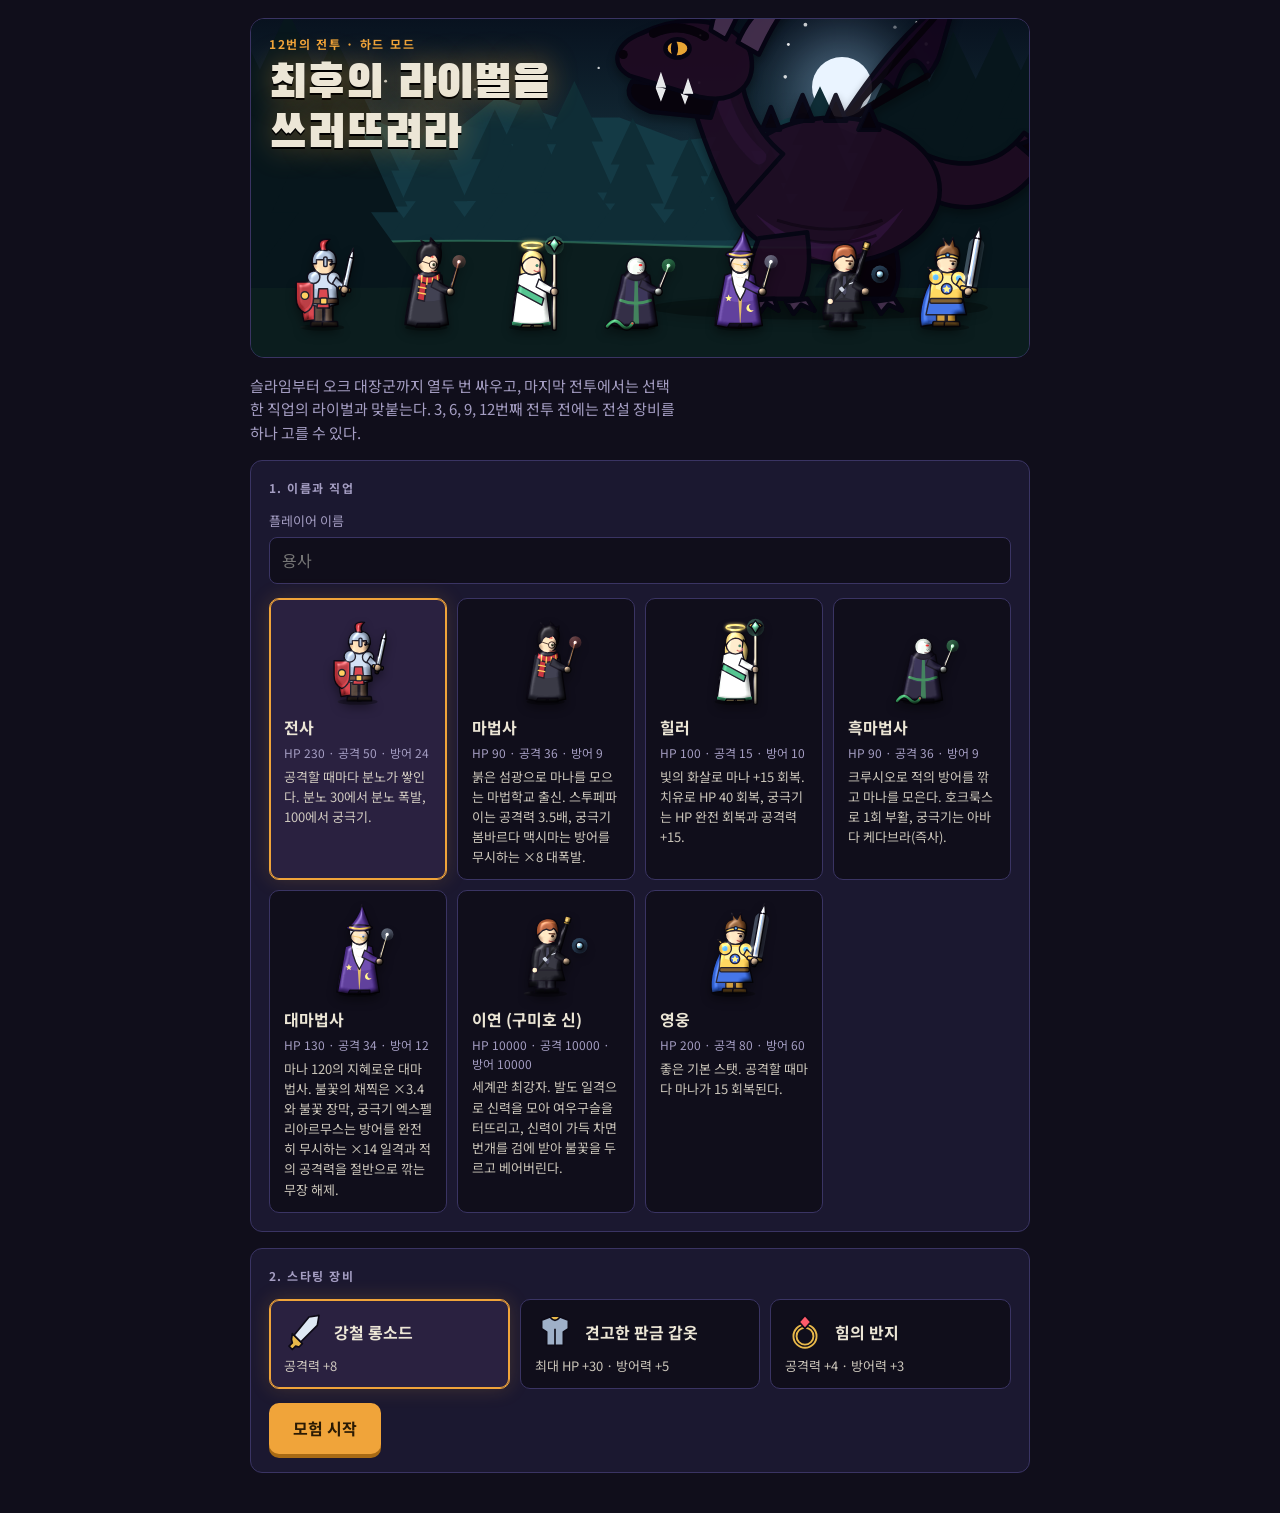
<file: 하드 모드 RPG (4).html>
<!doctype html><html><head><meta charset=utf8><meta name=viewport content="width=device-width,initial-scale=1,viewport-fit=cover"><style>:root{color-scheme:light;box-sizing:border-box;padding-top:env(safe-area-inset-top,0px);padding-bottom:env(safe-area-inset-bottom,0px)}html{scroll-padding-top:env(safe-area-inset-top,0px)}body{margin:0;padding:0;font:14px -apple-system,BlinkMacSystemFont,sans-serif;background:#faf9f5;color:#141413}img{max-width:100%}[hidden]:not([hidden=until-found i]){display:none!important}</style></head><body>
<svg width="0" height="0" style="position:absolute" aria-hidden="true"><defs>
<filter id="shade" x="-8%" y="-8%" width="116%" height="116%" color-interpolation-filters="sRGB">
 <feGaussianBlur in="SourceAlpha" stdDeviation="2.4" result="b"/>
 <feDiffuseLighting in="b" surfaceScale="4.5" diffuseConstant="1.18" lighting-color="#fff" result="diff"><feDistantLight azimuth="235" elevation="58"/></feDiffuseLighting>
 <feComposite in="SourceGraphic" in2="diff" operator="arithmetic" k1="1" k2="0" k3="0" k4="0" result="lit"/>
 <feSpecularLighting in="b" surfaceScale="4.5" specularConstant=".7" specularExponent="26" lighting-color="#fff" result="spec"><feDistantLight azimuth="235" elevation="52"/></feSpecularLighting>
 <feComposite in="spec" in2="SourceAlpha" operator="in" result="specIn"/>
 <feComposite in="lit" in2="specIn" operator="arithmetic" k1="0" k2="1" k3=".55" k4="0"/>
</filter></defs></svg>
<title>하드 모드 RPG</title>
<link rel="preconnect" href="https://fonts.googleapis.com">
<link rel="preconnect" href="https://fonts.gstatic.com" crossorigin>
<link href="https://fonts.googleapis.com/css2?family=Black+Han+Sans&family=Noto+Sans+KR:wght@400;500;700&display=swap" rel="stylesheet">
<style>
/* Layout: 한 열 콘솔. 위에서부터 HUD → 스테이지(배경 + 두 전사 + 이펙트) → 행동 버튼 → 로그.
   밤하늘 단일 테마로 의도적으로 고정한다. */
:root {
  --bg: #100e1b;
  --surface: #1b1830;
  --surface-2: #272243;
  --line: #3a3463;
  --fg: #ece6d6;
  --muted: #a49dc2;
  --ember: #f0a43a;
  --ember-ink: #2a1a04;
  --blood: #e0533f;
  --hp: #5ec58a;
  --mana: #5aa7f0;
  --rage: #e0533f;
  --shield: #c3cde8;
  --font-display: "Black Han Sans", "Apple SD Gothic Neo", "Malgun Gothic", sans-serif;
  --font-body: "Noto Sans KR", "Apple SD Gothic Neo", "Malgun Gothic", system-ui, sans-serif;
  color-scheme: dark;
}
* { box-sizing: border-box; }
[hidden] { display: none !important; }
html, body { min-height: 100%; }
body { background: var(--bg); color: var(--fg); font-family: var(--font-body); font-size: 15px; line-height: 1.55; padding-inline: 16px; padding-block: 18px 40px; }
#app { max-width: 780px; margin-inline: auto; display: flex; flex-direction: column; gap: 14px; }
.screen { display: flex; flex-direction: column; gap: 16px; }
button { font: inherit; color: inherit; cursor: pointer; }
button:focus-visible, .pick:focus-within, input:focus-visible { outline: 2px solid var(--ember); outline-offset: 2px; }
.y-blade { opacity: 0; transition: opacity .06s; } .y-hilt { transition: opacity .06s; } .drawn .y-blade { opacity: 1; } .drawn .y-hilt { opacity: 0; }
.o { stroke: #0d0a16; stroke-width: 3; stroke-linejoin: round; stroke-linecap: round; }
.art { display: block; width: 100%; height: auto; overflow: visible; filter: url(#shade) drop-shadow(0 5px 5px rgba(0,0,0,.38)); }

/* ---------- 아트 대기 모션 ---------- */
.bob { animation: bob 2.6s ease-in-out infinite; transform-origin: 100px 206px; }
@keyframes bob { 50% { transform: translateY(-3px) scaleY(1.018); } }
.sway { animation: sway 3.2s ease-in-out infinite; }
@keyframes sway { 50% { transform: rotate(-4deg) skewX(2deg); } }
.pulse { animation: pulse 1.6s ease-in-out infinite; }
@keyframes pulse { 50% { transform: scale(1.2); opacity: .65; } }
.slimeb { animation: squish 1.8s ease-in-out infinite; transform-origin: 100px 206px; }
@keyframes squish { 0%, 100% { transform: scale(1.04, .95); } 50% { transform: scale(.96, 1.06); } }
.wing { animation: flap 2.2s ease-in-out infinite; }
@keyframes flap { 50% { transform: rotate(-13deg); } }
.tail { animation: tailw 3s ease-in-out infinite; }
@keyframes tailw { 50% { transform: rotate(5deg); } }
.halo { animation: halo 3s ease-in-out infinite; filter: drop-shadow(0 0 4px #ffe27a); }
@keyframes halo { 50% { transform: translateY(-4px); } }
.blink { animation: blink 4.5s infinite; }
@keyframes blink { 0%, 94%, 100% { transform: scaleY(1); } 97% { transform: scaleY(.1); } }
@media (prefers-reduced-motion: reduce) { .bob, .sway, .pulse, .slimeb, .wing, .tail, .halo, .blink { animation: none; } }

/* ---------- 공통 패널 ---------- */
.eyebrow { margin: 0 0 6px; font-size: 12px; letter-spacing: .14em; color: var(--ember); font-weight: 700; }
h1 { margin: 0; font-family: var(--font-display); font-weight: 400; font-size: clamp(34px, 8vw, 54px); line-height: 1.1; text-wrap: balance; text-shadow: 0 2px 0 #000, 0 0 30px rgba(240,164,58,.45); }
h2 { margin: 0; font-family: var(--font-display); font-weight: 400; font-size: 24px; text-wrap: balance; }
.lead { margin: 6px 0 0; color: var(--muted); max-width: 54ch; }
.panel { background: var(--surface); border: 1px solid var(--line); border-radius: 12px; padding: 18px; display: flex; flex-direction: column; gap: 14px; }
.panel > h3 { margin: 0; font-size: 12px; letter-spacing: .12em; color: var(--muted); font-weight: 700; }
label.field { display: flex; flex-direction: column; gap: 6px; font-size: 13px; color: var(--muted); }
input[type=text] { background: var(--bg); border: 1px solid var(--line); color: var(--fg); border-radius: 8px; padding: 10px 12px; font: inherit; font-size: 16px; width: 100%; }
.btn { background: var(--ember); color: var(--ember-ink); border: 0; border-radius: 10px; padding: 13px 24px; font-weight: 700; font-size: 16px; box-shadow: 0 4px 0 #a86a14; transition: transform .1s, box-shadow .1s; }
.btn:hover { filter: brightness(1.08); }
.btn:active { transform: translateY(3px); box-shadow: 0 1px 0 #a86a14; }

/* ---------- 타이틀 아트 ---------- */
.title-art { position: relative; height: clamp(250px, 50vw, 340px); border-radius: 14px; overflow: hidden; border: 1px solid var(--line); isolation: isolate; }
.title-art .bg { position: absolute; inset: 0; }
.title-art h1 { font-size: clamp(30px, 6.6vw, 46px); }
.title-art .tt { position: absolute; left: 18px; right: 18px; top: 16px; z-index: 4; }
.title-art .ttl-dragon { position: absolute; right: -4%; bottom: 10%; width: 62%; z-index: 1; opacity: .9; }
.title-art .cast { position: absolute; left: 3%; right: 3%; bottom: 7%; z-index: 3; display: flex; gap: 1%; align-items: flex-end; }
.title-art .cast > div { width: 13.2%; }
.title-art .tt .lead { text-shadow: 0 1px 6px #000; color: #d7d0ee; }

/* ---------- 선택 카드 ---------- */
.picks { display: grid; grid-template-columns: repeat(auto-fit, minmax(150px, 1fr)); gap: 10px; }
.pick { position: relative; display: flex; flex-direction: column; gap: 4px; padding: 12px 14px; background: var(--bg); border: 1px solid var(--line); border-radius: 10px; cursor: pointer; min-width: 0; text-align: left; }
.pick input { position: absolute; opacity: 0; inset: 0; cursor: pointer; }
.pick:has(input:checked) { border-color: var(--ember); background: #2a2140; box-shadow: inset 0 0 0 1px var(--ember), 0 0 20px rgba(240,164,58,.18); }
.pick b { font-size: 16px; }
.pick .stats { font-size: 12px; color: var(--muted); font-variant-numeric: tabular-nums; }
.pick .desc { font-size: 13px; opacity: .85; }
.pick .pv { height: 96px; display: flex; justify-content: center; margin-bottom: 4px; }
.pick .pv svg { height: 100%; width: auto; }
.pick .gi { display: flex; align-items: center; gap: 10px; }
.ico { width: 40px; height: 40px; flex: none; }
.legend { background: linear-gradient(180deg, #2d2242, #1c1630); border-color: #7a5a22; animation: glow 2.2s ease-in-out infinite; }
.legend:hover { border-color: var(--ember); transform: translateY(-2px); }
@keyframes glow { 50% { box-shadow: 0 0 22px rgba(240,164,58,.35); } }

/* ---------- HUD ---------- */
.hud { display: flex; flex-direction: column; gap: 8px; }
.hud-row { display: flex; justify-content: space-between; align-items: center; gap: 12px; flex-wrap: wrap; font-size: 13px; color: var(--muted); }
.hud-row b { color: var(--fg); font-variant-numeric: tabular-nums; }
.hud-right { display: flex; gap: 10px; align-items: center; }
.mute { background: var(--surface); border: 1px solid var(--line); border-radius: 8px; padding: 3px 10px; font-size: 13px; color: var(--muted); }
.track { display: grid; grid-template-columns: repeat(12, 1fr); gap: 4px; }
.pip { height: 24px; border-radius: 5px; background: var(--surface); border: 1px solid var(--line); display: grid; place-items: center; font-size: 11px; color: var(--muted); font-variant-numeric: tabular-nums; }
.pip.boss { border-color: #6b4a2a; color: var(--ember); }
.pip.final { border-color: var(--blood); color: var(--blood); }
.pip.done { background: #2d3a3a; color: var(--hp); border-color: #3c5a4c; }
.pip.now { background: var(--ember); color: var(--ember-ink); border-color: var(--ember); font-weight: 700; box-shadow: 0 0 12px rgba(240,164,58,.6); }
.pip.now.final { background: var(--blood); color: #fff; border-color: var(--blood); box-shadow: 0 0 12px rgba(224,83,63,.7); }

/* ---------- 스테이지 ---------- */
.stage { --s: clamp(112px, 25vw, 196px); position: relative; height: clamp(350px, 64vw, 480px); border-radius: 14px; overflow: hidden; border: 1px solid var(--line); background: #0d0b16; isolation: isolate; user-select: none; }
.stage-in { position: absolute; inset: 0; }
.bg { position: absolute; inset: 0; overflow: hidden; }
.bg .sky { position: absolute; inset: 0; }
.bg .cel { position: absolute; border-radius: 50%; transform: translate(-50%, -50%); }
.bg svg { position: absolute; inset: 0; width: 100%; height: 100%; }
.bg .layer { transition: transform 0s; }
.fog { position: absolute; left: -25%; right: -25%; bottom: 12%; height: 30%; background: radial-gradient(closest-side, rgba(255,255,255,.12), transparent); animation: fog 16s ease-in-out infinite alternate; pointer-events: none; }
.fog.f2 { bottom: 4%; height: 22%; animation-duration: 23s; animation-direction: alternate-reverse; opacity: .8; }
@keyframes fog { from { transform: translateX(-6%); } to { transform: translateX(6%); } }
.lava { animation: lava 2.4s ease-in-out infinite; }
@keyframes lava { 50% { opacity: .65; } }
.vignette { position: absolute; inset: 0; background: radial-gradient(120% 95% at 50% 42%, transparent 52%, rgba(0,0,0,.6)); pointer-events: none; z-index: 4; }
.fighter { position: absolute; bottom: 13%; width: var(--s); z-index: 3; }
.fighter.p { left: 6%; }
.fighter.m { right: 6%; }
.fighter.m.boss { width: calc(var(--s) * 1.22); }
.fighter.m.dragon { width: calc(var(--s) * 2); right: 0; }
.fighter .mover, .fighter .flasher { will-change: transform; }
.fighter.m .art { transform: scaleX(-1); }
.fighter.m .art, .title-art .ttl-dragon .art { filter: drop-shadow(0 5px 5px rgba(0,0,0,.38)) saturate(1.1) contrast(1.06); }
.fighter .aura { position: absolute; left: 50%; top: 52%; width: 150%; aspect-ratio: 1; border-radius: 50%; transform: translate(-50%, -50%); pointer-events: none; mix-blend-mode: screen; }
.fighter .bubble { position: absolute; left: 50%; top: 52%; width: 125%; aspect-ratio: 1; transform: translate(-50%, -50%); border-radius: 50%; border: 3px solid rgba(190,215,255,.9); background: radial-gradient(circle, rgba(150,190,255,.05) 40%, rgba(150,190,255,.35)); box-shadow: 0 0 24px rgba(150,190,255,.7), inset 0 0 28px rgba(150,190,255,.5); animation: bub 2s ease-in-out infinite; pointer-events: none; }
@keyframes bub { 50% { transform: translate(-50%, -50%) scale(1.04); opacity: .8; } }
canvas.cv { position: absolute; inset: 0; width: 100%; height: 100%; z-index: 5; pointer-events: none; }
.fxl { position: absolute; inset: 0; z-index: 7; pointer-events: none; overflow: hidden; }
.fnum { position: absolute; font-family: var(--font-display); font-size: 28px; color: #fff; white-space: nowrap; text-shadow: 2px 2px 0 #000, -2px -2px 0 #000, 2px -2px 0 #000, -2px 2px 0 #000, 0 0 14px rgba(0,0,0,.6); animation: fnum 1s cubic-bezier(.2,.8,.3,1) forwards; }
.fnum.dmg { color: #ffd9d2; }
.fnum.big { font-size: 46px; color: #ffb347; }
.fnum.heal { color: #7dffb0; }
.fnum.absorb { color: #bcd0ff; }
.fnum.lvl { color: #ffe27a; font-size: 34px; }
@keyframes fnum { 0% { transform: translate(-50%, -30%) scale(.4); opacity: 0; } 14% { transform: translate(-50%, -80%) scale(1.3); opacity: 1; } 100% { transform: translate(-50%, -230%) scale(1); opacity: 0; } }
.slash { position: absolute; pointer-events: none; overflow: visible; }
.ring { position: absolute; border-radius: 50%; border: 4px solid #fff; transform: translate(-50%, -50%); pointer-events: none; }
.pillar { position: absolute; top: 0; bottom: 0; transform: translateX(-50%); pointer-events: none; mix-blend-mode: screen; }
.flash { position: absolute; inset: 0; z-index: 9; opacity: 0; pointer-events: none; }
.plate { position: absolute; top: 10px; z-index: 6; width: min(47%, 280px); background: rgba(10,8,20,.74); backdrop-filter: blur(4px); border: 1px solid rgba(255,255,255,.14); border-radius: 10px; padding: 8px 10px; display: flex; flex-direction: column; gap: 5px; }
.plate.p { left: 10px; }
.plate.m { right: 10px; }
.plate.m.boss { border-color: rgba(224,83,63,.7); box-shadow: 0 0 18px rgba(224,83,63,.3); }
.plate .nm { display: flex; justify-content: space-between; align-items: baseline; gap: 8px; min-width: 0; }
.plate .nm b { font-size: 14px; overflow-wrap: anywhere; line-height: 1.25; }
.plate .nm span { font-size: 11px; color: var(--muted); white-space: nowrap; }
.bar { position: relative; height: 13px; border-radius: 7px; background: #05040b; overflow: hidden; border: 1px solid rgba(255,255,255,.08); }
.bar.thin { height: 13px; }
.bar.xs { height: 5px; }
.bar i { position: absolute; inset: 0 auto 0 0; width: 100%; transition: width .3s ease; }
.bar .ghost { background: #f1e6a8; transition: width .8s ease .35s; opacity: .85; }
.bar .hp { background: linear-gradient(#7bdca3, #3da872); }
.bar.low .hp { background: linear-gradient(#ff8070, #d23a2a); }
.bar .rs.mana { background: linear-gradient(#7ec0ff, #3a82d8); }
.bar .rs.rage { background: linear-gradient(#ff8a70, #d6402e); }
.bar .sh { background: linear-gradient(#e3ecff, #9fb4e0); }
.bar .xp { background: linear-gradient(#ffe27a, #e0a82a); }
.bar .num { position: absolute; inset: 0; display: grid; place-items: center; font-size: 10px; font-weight: 700; color: #fff; text-shadow: 0 1px 2px #000, 0 0 3px #000; font-variant-numeric: tabular-nums; letter-spacing: .02em; z-index: 2; }
.plate .stat { display: flex; gap: 10px; font-size: 11px; color: var(--muted); font-variant-numeric: tabular-nums; flex-wrap: wrap; }
.plate .warn { font-size: 11px; color: #ff8a70; font-weight: 700; min-height: 15px; }
.pill { position: absolute; top: 10px; left: 50%; transform: translateX(-50%); z-index: 6; font-size: 11px; font-weight: 700; letter-spacing: .12em; padding: 3px 12px; border-radius: 999px; background: rgba(10,8,20,.7); border: 1px solid rgba(255,255,255,.15); color: var(--muted); white-space: nowrap; }
.pill.me { color: var(--ember); border-color: rgba(240,164,58,.55); }
.pill.en { color: #ff8a70; border-color: rgba(224,83,63,.55); }
@media (max-width: 560px) { .pill { top: auto; bottom: 62px; } }
.banner { position: absolute; left: 0; right: 0; top: 34%; z-index: 8; text-align: center; font-family: var(--font-display); font-size: clamp(30px, 8vw, 62px); letter-spacing: .04em; pointer-events: none; opacity: 0; color: #fff; text-shadow: 0 4px 24px rgba(0,0,0,.9), 0 0 36px currentColor; line-height: 1.1; }
.banner small { display: block; font-family: var(--font-body); font-size: .3em; letter-spacing: .3em; font-weight: 700; margin-top: 6px; opacity: .9; }
.banner.show { animation: banner 1.7s ease forwards; }
@keyframes banner { 0% { opacity: 0; transform: translateX(-70px) scale(1.15); } 18% { opacity: 1; transform: none; } 80% { opacity: 1; transform: none; } 100% { opacity: 0; transform: translateX(70px); } }
.caption { position: absolute; left: 12px; right: 12px; bottom: 9px; z-index: 6; text-align: center; font-size: 13px; background: rgba(10,8,20,.64); border-radius: 8px; padding: 5px 10px; min-height: 29px; overflow-wrap: anywhere; }

/* ---------- 행동 ---------- */
.actions { display: grid; grid-template-columns: repeat(4, 1fr); gap: 8px; }
@media (max-width: 560px) { .actions { grid-template-columns: 1fr 1fr; } }
.abtn { position: relative; background: var(--surface-2); border: 1px solid var(--line); border-radius: 10px; padding: 10px 8px 9px; display: flex; flex-direction: column; gap: 1px; align-items: center; text-align: center; min-width: 0; box-shadow: 0 3px 0 #0b0916; transition: transform .08s, border-color .15s; }
.abtn .bi { width: 22px; height: 22px; margin-bottom: 2px; color: var(--muted); }
.abtn b { font-size: 14px; line-height: 1.25; }
.abtn small { font-size: 11px; color: var(--muted); }
.abtn kbd { position: absolute; top: 5px; right: 7px; font: 10px var(--font-body); color: var(--muted); opacity: .6; }
.abtn:hover:not(:disabled) { border-color: var(--ember); transform: translateY(-1px); }
.abtn:active:not(:disabled) { transform: translateY(2px); box-shadow: none; }
.abtn:hover:not(:disabled) .bi { color: var(--ember); }
.abtn.ult:not(:disabled) { border-color: var(--ember); animation: ult 1.5s ease-in-out infinite; }
.abtn.ult:not(:disabled) .bi { color: var(--ember); }
@keyframes ult { 50% { box-shadow: 0 3px 0 #0b0916, 0 0 18px rgba(240,164,58,.55); } }
.abtn:disabled { opacity: .38; cursor: not-allowed; }
.next { display: flex; justify-content: center; }
.log { background: #0b0914; border: 1px solid var(--line); border-radius: 10px; height: 170px; overflow-y: auto; padding: 10px 14px; font-size: 13px; }
.log p { margin: 0 0 3px; overflow-wrap: anywhere; }
.log .act { color: var(--fg); margin-top: 7px; }
.log .dmg { color: #e8a79b; padding-left: 1.2em; }
.log .good { color: var(--hp); }
.log .lvl { color: var(--ember); font-weight: 700; }
.log .sys { color: var(--muted); }
.log .bad { color: var(--blood); font-weight: 700; }
.log .div { border-top: 1px dashed var(--line); margin: 9px 0 5px; padding-top: 7px; color: var(--ember); font-weight: 700; }

/* ---------- 보상 / 결과 ---------- */
.reward-stage { position: relative; height: 150px; border-radius: 12px; overflow: hidden; border: 1px solid var(--line); display: grid; place-items: center; background: radial-gradient(circle at 50% 120%, #4a3512, #17121f 70%); }
.reward-stage .art { height: 130px; width: auto; }
.result-art { position: relative; height: 190px; border-radius: 14px; overflow: hidden; border: 1px solid var(--line); display: grid; place-items: end center; padding-bottom: 14px; isolation: isolate; }
.result-art .bg { position: absolute; inset: 0; z-index: -1; }
.result-art .art { height: 150px; width: auto; }
.result-art.lose .art { filter: grayscale(1) brightness(.55); transform: rotate(84deg) translate(-8px, 10px); transform-origin: 50% 100%; }
.result-title { font-family: var(--font-display); font-size: clamp(30px, 7vw, 46px); line-height: 1.15; margin: 0; text-wrap: balance; }
.result-title.win { color: var(--ember); text-shadow: 0 0 28px rgba(240,164,58,.5); }
.result-title.lose { color: var(--blood); }
dl.stats-list { margin: 0; display: grid; grid-template-columns: auto 1fr; gap: 8px 18px; font-variant-numeric: tabular-nums; }
dl.stats-list dt { color: var(--muted); }
dl.stats-list dd { margin: 0; overflow-wrap: anywhere; }
#confetti { position: fixed; inset: 0; width: 100%; height: 100%; pointer-events: none; z-index: 50; }

.title-art .ttl-dragon .art{transform:scaleX(-1)}

</style>
<div id="app">

  <section id="screen-setup" class="screen">
    <div class="title-art" id="title-art">
      <div class="bg" id="title-bg"></div>
      <div class="ttl-dragon" id="title-dragon"></div>
      <div class="tt">
        <p class="eyebrow">12번의 전투 · 하드 모드</p>
        <h1>최후의 라이벌을<br>쓰러뜨려라</h1>
      </div>
      <div class="cast" id="title-cast"></div>
    </div>
    <p class="lead" style="margin:0">슬라임부터 오크 대장군까지 열두 번 싸우고, 마지막 전투에서는 선택한 직업의 라이벌과 맞붙는다. 3, 6, 9, 12번째 전투 전에는 전설 장비를 하나 고를 수 있다.</p>

    <div class="panel">
      <h3>1. 이름과 직업</h3>
      <label class="field" for="name">플레이어 이름
        <input id="name" type="text" maxlength="12" placeholder="용사" autocomplete="off">
      </label>
      <div class="picks" id="jobs"></div>
    </div>

    <div class="panel">
      <h3>2. 스타팅 장비</h3>
      <div class="picks" id="gear-start"></div>
      <div><button class="btn" id="btn-start" type="button">모험 시작</button></div>
    </div>
  </section>

  <section id="hud" class="hud" hidden>
    <div class="hud-row">
      <span id="hud-story">전투 <b id="hud-turn">1</b> / 12 · 처치 <b id="hud-kills">0</b> · <span id="hud-area"></span></span><span id="hud-free" hidden></span>
      <span class="hud-right"><span>💰 <b id="hud-gold">0</b>G</span> <span>🧪 포션 <b id="hud-potion">10</b></span><button class="mute" id="btn-mute" type="button" aria-pressed="true">🔊 소리</button></span>
    </div>
    <div class="track" id="track" aria-label="전투 진행"></div>
  </section>

  <section id="screen-reward" class="screen" hidden>
    <div>
      <h2 id="reward-title">전설 장비 선택</h2>
      <p class="lead" id="reward-sub"></p>
    </div>
    <div class="reward-stage" id="reward-stage"></div>
    <div class="picks" id="reward-picks"></div>
  </section>

  <section id="screen-battle" class="screen" hidden>
    <div class="stage" id="stage">
      <div class="stage-in" id="stage-in">
        <div class="bg" id="bg"></div>
        <div class="fog"></div><div class="fog f2"></div>
        <div class="fighter p" id="f-p"><div class="mover"><div class="flasher"></div></div></div>
        <div class="fighter m" id="f-m"><div class="mover"><div class="flasher"></div></div></div>
        <div class="vignette"></div>
      </div>
      <canvas class="cv" id="cv"></canvas>
      <div class="fxl" id="fxl"></div>
      <div class="plate p" id="plate-p"></div>
      <div class="plate m" id="plate-m"></div>
      <div class="pill" id="pill"></div>
      <div class="banner" id="banner"></div>
      <div class="caption" id="caption"></div>
      <div class="flash" id="flash"></div>
    </div>
    <div class="actions" id="actions">
      <button class="abtn" type="button" id="a-attack"><kbd>1</kbd><span id="i-attack"></span><b>공격</b><small id="a-attack-sub"></small></button>
      <button class="abtn" type="button" id="a-special"><kbd>2</kbd><span id="i-special"></span><b id="a-special-name"></b><small id="a-special-sub"></small></button>
      <button class="abtn ult" type="button" id="a-ult"><kbd>3</kbd><span id="i-ult"></span><b id="a-ult-name"></b><small id="a-ult-sub"></small></button>
      <button class="abtn" type="button" id="a-potion"><kbd>4</kbd><span id="i-potion"></span><b>힐링 포션</b><small id="a-potion-sub"></small></button>
    </div>
    <div class="next" id="next-wrap" hidden><button class="btn" type="button" id="btn-next">다음 전투 ▶</button> <button class="btn" type="button" id="btn-leave" hidden>마을로 돌아가기</button></div>
    <div class="log" id="log" role="log" aria-live="off"></div>
  </section>

  <section id="screen-result" class="screen" hidden>
    <div class="result-art" id="result-art"><div class="bg" id="result-bg"></div><div id="result-sprite"></div></div>
    <h2 class="result-title" id="result-title"></h2>
    <div class="panel"><dl class="stats-list" id="result-stats"></dl></div>
    <div><button class="btn" type="button" id="btn-hub" hidden>자유 모험 계속 ▶</button> <button class="btn" type="button" id="btn-restart">다시 도전</button></div>
  </section>

  <section id="screen-hub" class="screen" hidden>
    <div><h2 id="hub-title">자유 모험 · 마을</h2><p class="lead" id="hub-sub"></p></div>
    <div class="reward-stage" id="hub-stage"></div>
    <div class="picks" id="hub-picks"></div>
  </section>

  <section id="screen-shop" class="screen" hidden>
    <div><h2>상점</h2><p class="lead" id="shop-sub"></p></div>
    <div class="picks" id="shop-picks"></div>
    <div><button class="btn" type="button" id="btn-shop-back">마을로 돌아가기</button></div>
  </section>

  <section id="screen-raid" class="screen" hidden>
    <div><h2>레이드</h2><p class="lead">강력한 보스에 도전하세요. 클리어할수록 다음 도전은 더 강해집니다.</p></div>
    <div class="picks" id="raid-picks"></div>
    <div><button class="btn" type="button" id="btn-raid-back">마을로 돌아가기</button></div>
  </section>
</div>
<canvas id="confetti"></canvas>

<script>
(function () {
"use strict";
/* ---------- 캐릭터 / 몬스터 SVG 아트 ---------- */
const svg = (vb, inner, cls) => `<svg viewBox="${vb}" class="art ${cls || ""}" aria-hidden="true">${inner}</svg>`;
const SH = (cx, rx) => `<ellipse cx="${cx}" cy="208" rx="${rx}" ry="7" fill="#000" opacity=".32"/>`;

const ART = {
  warrior() {
    return svg("0 0 200 220", `${SH(100, 46)}
<g class="bob">
 <g class="sway" style="transform-origin:84px 98px"><path class="o" d="M84 98C60 118 54 168 62 196L100 190L106 104Z" fill="#c4323a"/><path d="M82 106C70 134 66 164 70 188" stroke="#8c2027" stroke-width="5" fill="none" stroke-linecap="round"/></g>
 <rect class="o" x="84" y="154" width="17" height="46" rx="7" fill="#4b3a30"/><rect class="o" x="105" y="154" width="17" height="46" rx="7" fill="#4b3a30"/>
 <path class="o" d="M79 196h26q3 0 3 5v5H76v-5q0-5 3-5z" fill="#2a211c"/><path class="o" d="M103 196h26q3 0 3 5v5h-32v-5q0-5 3-5z" fill="#2a211c"/>
 <path class="o" d="M76 100Q102 89 128 100L133 160Q103 170 71 160Z" fill="#9fb0c8"/>
 <path d="M84 104Q102 98 119 104L121 128Q102 134 84 128Z" fill="#dce6f3" opacity=".5"/>
 <path class="o" d="M93 128h18l4 40H89z" fill="#c4323a"/>
 <rect class="o" x="73" y="148" width="60" height="11" rx="4" fill="#5b3f2e"/><rect class="o" x="96" y="147" width="14" height="13" rx="3" fill="#e8b84a"/>
 <path class="o" d="M46 114h36v34q0 22-18 30Q46 170 46 148z" fill="#c4323a"/><path d="M51 119h26v29q0 15-13 23Q51 163 51 148z" fill="#8c2027" opacity=".55"/><circle class="o" cx="64" cy="142" r="8" fill="#e8b84a"/>
 <circle class="o" cx="104" cy="74" r="24" fill="#f0c9a0"/>
 <path class="o" d="M79 76Q78 46 104 46Q131 46 129 76L120 76V68H88V76Z" fill="#9fb0c8"/>
 <rect class="o" x="103" y="62" width="7" height="20" rx="3" fill="#9fb0c8"/>
 <circle cx="118" cy="77" r="3.2" fill="#0d0a16"/><path d="M112 70l10 2" stroke="#0d0a16" stroke-width="2.5" stroke-linecap="round"/>
 <path class="o sway" style="transform-origin:100px 48px" d="M97 48Q86 22 116 26Q104 36 110 49Z" fill="#c4323a"/>
 <circle class="o" cx="82" cy="104" r="13" fill="#9fb0c8"/><circle class="o" cx="124" cy="106" r="13" fill="#b8c6da"/>
 <g class="weapon" data-base="rotate(12deg)" style="transform-origin:146px 130px;transform:rotate(12deg)">
   <path class="o" d="M124 108L148 124L141 136L119 122Z" fill="#9fb0c8"/>
   <rect class="o" x="141" y="62" width="10" height="66" rx="2" fill="#e6eef8"/>
   <path class="o" d="M141 62L146 42L151 62Z" fill="#e6eef8"/>
   <path d="M146 66V122" stroke="#9fb0c8" stroke-width="2"/>
   <rect class="o" x="133" y="125" width="26" height="8" rx="3" fill="#e8b84a"/>
   <rect class="o" x="142" y="132" width="8" height="12" rx="3" fill="#5b3f2e"/>
   <circle class="o" cx="146" cy="130" r="8" fill="#f0c9a0"/>
 </g>
</g>`);
  },

  wizard() {
    return svg("0 0 200 220", `${SH(100, 44)}
<g class="bob">
 <g class="sway" style="transform-origin:82px 100px"><path class="o" d="M82 100C64 132 58 180 56 202L96 198L104 104Z" fill="#14141c"/></g>
 <path class="o" d="M74 100Q102 86 132 100L146 202Q102 214 58 202Z" fill="#23232f"/>
 <path d="M84 112Q102 106 124 112L130 150Q102 158 80 150Z" fill="#33334a" opacity=".5"/>
 <path class="o" d="M82 200h24v8H78z M104 200h24v8h-28z" fill="#12121a"/>
 <path class="o" d="M88 108l-7 42l15 4l5-40z" fill="#b3202a"/><path d="M84 124l15 3M83 136l15 3" stroke="#e8b84a" stroke-width="3" stroke-linecap="round"/>
 <path class="o" d="M82 94Q104 112 128 94L130 108Q104 126 80 108Z" fill="#b3202a"/>
 <path d="M91 101l-1 13M102 106l-1 13M113 106l0 13M123 101l1 12" stroke="#e8b84a" stroke-width="3" stroke-linecap="round"/>
 <circle class="o" cx="104" cy="74" r="22" fill="#f4d2ae"/>
 <path class="o" d="M82 78Q75 42 98 35Q110 29 121 35Q137 42 128 76Q124 60 116 56Q110 64 100 58Q92 62 90 72Q86 74 82 78Z" fill="#15131a"/>
 <path class="o" d="M94 38l-5-10l11 6zM108 33l1-11l9 10zM122 40l9-6l-2 13z" fill="#15131a"/>
 <path d="M109 63l4-3l-1 4l4-2" stroke="#d9453a" stroke-width="1.8" fill="none" stroke-linecap="round" stroke-linejoin="round"/>
 <circle cx="114" cy="78" r="7.5" fill="#fff" fill-opacity=".35" stroke="#2a1a14" stroke-width="2.2"/><circle cx="115.5" cy="78" r="2.8" fill="#1d2a14"/><circle cx="116.3" cy="77" r=".9" fill="#fff"/>
 <path d="M121.5 77h4M106.5 76L91 71" stroke="#2a1a14" stroke-width="2" stroke-linecap="round"/>
 <path d="M110 91Q116 94 122 91" stroke="#b5584f" stroke-width="2.3" fill="none" stroke-linecap="round"/>
 <path class="o" d="M116 108L148 126L142 140L110 124Z" fill="#23232f"/>
 <g class="weapon" data-base="none" style="transform-origin:150px 132px">
   <rect class="o" x="148" y="70" width="5" height="64" rx="2" fill="#8a5a2e" transform="rotate(16 150 132)"/>
   <g class="pulse" style="transform-origin:168px 72px"><circle cx="168" cy="72" r="14" fill="#ff8a7a" opacity=".3"/></g>
   <circle cx="168" cy="72" r="3.6" fill="#ffd9d0"/>
   <circle class="o" cx="150" cy="134" r="8" fill="#f4d2ae"/>
 </g>
</g>`);
  },

  healer() {
    return svg("0 0 200 220", `${SH(100, 44)}
<g class="bob">
 <g class="sway" style="transform-origin:84px 98px"><path class="o" d="M84 98C66 128 62 176 66 200L100 196L104 102Z" fill="#cfe9dc"/></g>
 <path class="o" d="M80 70Q74 112 88 132L102 100Z" fill="#f1d27a"/>
 <path class="o" d="M76 100Q102 88 130 100L142 202Q102 212 62 202Z" fill="#f4f8f5"/>
 <path d="M84 108Q102 100 124 108L128 140Q102 148 82 140Z" fill="#fff" opacity=".6"/>
 <path class="o" d="M76 120L128 148L124 162L72 134Z" fill="#3fae7a"/>
 <path d="M62 196Q102 206 142 196L142 203Q102 213 62 203Z" fill="#3fae7a"/>
 <path class="o" d="M84 202h22v6H80z M104 202h22v6h-26z" fill="#c9b27a"/>
 <circle class="o" cx="104" cy="78" r="21" fill="#f6d5b6"/>
 <path class="o" d="M82 80Q78 48 104 48Q132 48 127 82Q120 62 104 62Q90 64 82 80Z" fill="#f1d27a"/>
 <path class="o" d="M122 66Q142 84 128 118Q118 104 120 82Z" fill="#f1d27a"/>
 <circle cx="114" cy="80" r="3.2" fill="#2c6a52"/><circle cx="120" cy="88" r="4" fill="#ff9aa8" opacity=".5"/>
 <path d="M108 90Q113 94 118 91" stroke="#b5584f" stroke-width="2.4" fill="none" stroke-linecap="round"/>
 <g class="halo" style="transform-origin:104px 38px"><ellipse cx="104" cy="38" rx="21" ry="6" fill="none" stroke="#ffe27a" stroke-width="4"/></g>
 <path class="o" d="M118 108L148 126L142 140L112 124Z" fill="#f4f8f5"/>
 <g class="weapon" data-base="none" style="transform-origin:150px 132px">
   <rect class="o" x="146" y="56" width="8" height="158" rx="3" fill="#e8dcc0"/>
   <g class="pulse" style="transform-origin:150px 38px"><circle cx="150" cy="38" r="20" fill="#79e0b0" opacity=".3"/></g>
   <path class="o" d="M134 34Q142 24 150 30Q158 24 166 34Q158 40 150 44Q142 40 134 34Z" fill="#e8b84a"/>
   <path class="o" d="M150 22l10 14-10 16-10-16z" fill="#79e0b0"/><path d="M146 30l4-4 2 8z" fill="#fff" opacity=".7"/>
   <circle class="o" cx="150" cy="134" r="8" fill="#f6d5b6"/>
 </g>
</g>`);
  },

  archmage() {
    return svg("0 0 200 220", `${SH(100, 44)}
<g class="bob">
 <g class="sway" style="transform-origin:82px 100px"><path class="o" d="M80 100C60 134 54 182 52 204L98 200L106 104Z" fill="#2a1a52"/></g>
 <path class="o" d="M72 100Q102 86 134 100L150 204Q102 216 54 204Z" fill="#4a2a86"/>
 <path d="M84 112Q104 106 126 112L132 152Q104 160 80 152Z" fill="#6a46b0" opacity=".5"/>
 <path d="M97 102L104 206L111 102Z" fill="#e0b84a" opacity=".85"/>
 <path d="M80 140l2 5l5 .5l-4 3.5l1.2 5l-4.2-2.8l-4.2 2.8l1.2-5l-4-3.5l5-.5z" fill="#ffe27a"/>
 <path d="M126 160a8 8 0 1 0 6 12a6 6 0 1 1-6-12z" fill="#ffe27a"/>
 <path class="o" d="M82 200h24v8H78z M104 200h24v8h-28z" fill="#1a1230"/>
 <path class="o" d="M86 82Q84 120 104 152Q124 120 124 82Q114 96 104 96Q94 96 86 82Z" fill="#f4f1ea"/>
 <path d="M96 118Q104 130 112 118M92 100Q104 112 116 100" stroke="#d8d4cc" stroke-width="2" fill="none" stroke-linecap="round"/>
 <circle class="o" cx="104" cy="74" r="21" fill="#f4d2ae"/>
 <path class="o" d="M83 80Q74 46 104 42Q134 46 126 80Q124 62 104 58Q86 62 83 80Z" fill="#e8e8f0"/>
 <path class="o" d="M78 56Q100 36 110 4Q122 34 130 56Z" fill="#4a2a86"/>
 <ellipse class="o" cx="104" cy="57" rx="30" ry="7" fill="#3a2070"/>
 <path d="M82 56Q104 63 128 56" stroke="#e0b84a" stroke-width="4" fill="none" stroke-linecap="round"/>
 <path d="M106 80a7 5.5 0 0 0 14 0z" fill="#cfe8ff" fill-opacity=".5" stroke="#d9b25a" stroke-width="2" stroke-linejoin="round"/>
 <path d="M105 80h16M105 79L91 76" stroke="#d9b25a" stroke-width="2" stroke-linecap="round"/>
 <circle cx="113" cy="77" r="2.6" fill="#2a5a9a"/>
 <path d="M104 72l14 1.5" stroke="#d0d0da" stroke-width="3.2" stroke-linecap="round"/>
 <path class="o" d="M116 108L148 126L142 140L110 124Z" fill="#4a2a86"/>
 <g class="weapon" data-base="none" style="transform-origin:150px 132px">
   <rect class="o" x="148" y="70" width="5" height="64" rx="2" fill="#d8c9a0" transform="rotate(16 150 132)"/>
   <g class="pulse" style="transform-origin:168px 72px"><circle cx="168" cy="72" r="14" fill="#cfe8ff" opacity=".35"/></g>
   <circle cx="168" cy="72" r="3.6" fill="#fff"/>
   <circle class="o" cx="150" cy="134" r="8" fill="#f4d2ae"/>
 </g>
</g>`);
  },

  darkwizard() {
    return svg("0 0 200 220", `${SH(100, 44)}
<g class="bob">
 <g class="sway" style="transform-origin:82px 100px"><path class="o" d="M82 100C62 132 54 182 52 204L98 200L104 104Z" fill="#14101f"/></g>
 <path class="o" d="M74 100Q102 86 132 100L148 204Q102 216 54 204Z" fill="#1d1830"/>
 <path d="M84 110Q102 104 124 110L130 160Q102 168 80 160Z" fill="#2d2650" opacity=".6"/>
 <path d="M101 102h6l3 104h-12z" fill="#2f7a4a" opacity=".85"/>
 <path d="M72 152Q102 164 134 152" stroke="#2f7a4a" stroke-width="6" fill="none" stroke-linecap="round"/>
 <path class="o" d="M82 202h24v8H78z M104 202h24v8h-28z" fill="#0d0a16"/>
 <path d="M44 206q14-20 28-4t24-2" stroke="#0d0a16" stroke-width="11" fill="none" stroke-linecap="round"/><path d="M44 206q14-20 28-4t24-2" stroke="#3fae6a" stroke-width="6" fill="none" stroke-linecap="round"/><circle cx="96" cy="200" r="2" fill="#ff3b3b"/>
 <circle class="o" cx="104" cy="82" r="20" fill="#dfe6df"/>
 <ellipse cx="113" cy="79" rx="4" ry="2.2" fill="#ff2a2a"/><path d="M106 72l12 3" stroke="#9aa89f" stroke-width="2.5" stroke-linecap="round"/>
 <path d="M112 89l1.5 2M116 88l1.5 2" stroke="#6a766e" stroke-width="1.6" stroke-linecap="round"/><path d="M107 95Q113 97 119 94" stroke="#7a5a5a" stroke-width="2" fill="none" stroke-linecap="round"/>
 <path class="o" d="M80 100Q104 122 128 100L124 92Q104 108 84 92Z" fill="#14101f"/>
 <path class="o" d="M116 108L148 126L142 140L110 124Z" fill="#1d1830"/>
 <g class="weapon" data-base="none" style="transform-origin:150px 132px">
   <rect class="o" x="148" y="76" width="5" height="62" rx="2" fill="#e8e0c8" transform="rotate(22 150 132)"/>
   <g class="pulse" style="transform-origin:171px 80px"><circle cx="171" cy="80" r="14" fill="#5dff8a" opacity=".3"/></g>
   <circle cx="171" cy="80" r="4" fill="#b6ffcb"/>
   <circle class="o" cx="150" cy="134" r="8" fill="#dfe6df"/>
 </g>
</g>`);
  },

  yeon() {
    return svg("0 0 200 220", `${SH(100, 50)}
<g class="bob">
 <g transform="rotate(16 128 116)"><rect class="o" x="124" y="40" width="8" height="76" rx="3" fill="#15151c"/><g class="y-hilt"><rect class="o" x="121" y="28" width="14" height="14" rx="3" fill="#d9b25a"/><rect x="122" y="42" width="12" height="3" fill="#b8913a"/></g></g>
 <g class="sway" style="transform-origin:86px 100px"><path class="o" d="M86 100C66 128 58 168 62 192L100 190L108 104Z" fill="#101016"/></g>
 <rect class="o" x="82" y="154" width="18" height="46" rx="7" fill="#1d1d28"/><rect class="o" x="104" y="154" width="18" height="46" rx="7" fill="#1d1d28"/>
 <path class="o" d="M77 196h26q3 0 3 5v5H74v-5q0-5 3-5z" fill="#0b0b11"/><path class="o" d="M101 196h26q3 0 3 5v5h-32v-5q0-5 3-5z" fill="#0b0b11"/>
 <path class="o" d="M72 100Q102 86 132 100L138 158Q103 170 66 158Z" fill="#17171f"/>
 <path d="M94 98L104 146L114 98Z" fill="#0b0b11"/><path d="M102 102h5l2 34l-4.5 5l-4.5-5z" fill="#34344a"/>
 <path class="o" d="M66 154h72l6 24H60z" fill="#17171f"/>
 <path d="M90 100L102 146L84 152L76 112Z" fill="#23232e"/><path d="M118 100L106 146L124 152L132 112Z" fill="#23232e"/>
 <path d="M114 118l12-4" stroke="#d8dde6" stroke-width="2.2" stroke-linecap="round"/><circle cx="127.5" cy="113.5" r="2.3" fill="none" stroke="#d8dde6" stroke-width="1.5"/>
 <path d="M126 98L82 152" stroke="#07070b" stroke-width="5" stroke-linecap="round"/><rect x="95" y="124" width="8" height="10" rx="1.5" fill="#b8bfcc" transform="rotate(-40 99 129)"/>
 <path class="o" d="M72 104Q62 128 68 150L82 148Q82 126 88 108Z" fill="#17171f"/><circle class="o" cx="75" cy="154" r="7" fill="#f6d2ae"/>
 <circle class="o" cx="104" cy="72" r="23" fill="#f6d2ae"/>
 <path class="o" d="M80 78Q73 40 102 36Q134 33 128 76Q125 62 118 58Q112 66 102 60Q92 62 86 70Q82 72 80 78Z" fill="#a8542f"/>
 <path d="M90 48Q104 40 121 46" stroke="#cf7a44" stroke-width="2.6" fill="none" stroke-linecap="round"/>
 <circle cx="116" cy="76" r="3.2" fill="#2a1a14"/><path d="M108 70l13 1" stroke="#5a3020" stroke-width="3" stroke-linecap="round"/>
 <path d="M108 87Q114 90 120 87" stroke="#b5584f" stroke-width="2.4" fill="none" stroke-linecap="round"/>
 <path class="o" d="M126 110L150 126L143 138L121 124Z" fill="#17171f"/>
 <g class="pulse" style="transform-origin:178px 98px"><circle cx="178" cy="98" r="18" fill="#6ec8ff" opacity=".28"/></g>
 <circle class="o" cx="178" cy="98" r="8" fill="#a8e4ff"/><circle cx="175.5" cy="95.5" r="3" fill="#fff" opacity=".9"/>
 <g class="weapon" data-base="rotate(10deg)" style="transform-origin:148px 132px;transform:rotate(10deg)">
   <g class="y-blade"><path class="o" d="M144 122V52L148 22L152 52V122Z" fill="#1c1c26"/><path d="M147 32V118" stroke="#6a6a8e" stroke-width="1.6"/>
   <rect class="o" x="138" y="120" width="20" height="6" rx="2.5" fill="#d9b25a"/><rect class="o" x="144" y="126" width="8" height="16" rx="3" fill="#15151c"/></g>
   <rect x="140" y="132" width="9" height="6" rx="1.2" fill="#c9ced8"/>
   <circle class="o" cx="148" cy="134" r="8.5" fill="#f6d2ae"/>
 </g>
</g>`);
  },

  hero() {
    return svg("0 0 200 220", `${SH(100, 50)}
<g class="bob">
 <g class="sway" style="transform-origin:86px 94px"><path class="o" d="M86 94C54 120 44 180 50 206L102 198L110 100Z" fill="#2f5fd0"/><path d="M84 104C66 136 60 172 64 198L84 194Z" fill="#1f43a0" opacity=".6"/></g>
 <rect class="o" x="82" y="154" width="18" height="46" rx="7" fill="#b8862a"/><rect class="o" x="104" y="154" width="18" height="46" rx="7" fill="#b8862a"/>
 <path class="o" d="M77 196h26q3 0 3 5v5H74v-5q0-5 3-5z" fill="#6b4a1c"/><path class="o" d="M101 196h26q3 0 3 5v5h-32v-5q0-5 3-5z" fill="#6b4a1c"/>
 <path class="o" d="M72 100Q102 86 132 100L138 158Q103 170 66 158Z" fill="#f0c14a"/>
 <path d="M80 104Q102 96 124 104L126 128Q102 136 80 128Z" fill="#fff3b8" opacity=".55"/>
 <path class="o" d="M66 154h72l6 28H60z" fill="#2f5fd0"/>
 <circle class="o" cx="103" cy="128" r="11" fill="#2f5fd0"/><path d="M103 120l2.6 5.4 5.8.8-4.2 4 1 5.8-5.2-2.8-5.2 2.8 1-5.8-4.2-4 5.8-.8z" fill="#ffe27a"/>
 <rect class="o" x="68" y="148" width="68" height="10" rx="4" fill="#6b4a1c"/>
 <circle class="o" cx="104" cy="72" r="23" fill="#f6d2ae"/>
 <path class="o" d="M80 74Q76 40 98 38L96 24L108 38L116 22L120 40Q134 42 128 74Q122 58 104 56Q88 58 80 74Z" fill="#7a4a24"/>
 <path class="o" d="M82 62Q104 50 128 62L128 68Q104 58 82 68Z" fill="#f0c14a"/><circle class="o" cx="105" cy="58" r="4" fill="#4aa8ff"/>
 <circle cx="116" cy="76" r="3.2" fill="#0d0a16"/><path d="M110 70l11 1" stroke="#4a2c14" stroke-width="2.6" stroke-linecap="round"/>
 <path d="M108 86Q114 90 120 86" stroke="#b5584f" stroke-width="2.4" fill="none" stroke-linecap="round"/>
 <path class="o" d="M70 98l-6-14 14 6 6 8z" fill="#f0c14a"/><circle class="o" cx="80" cy="104" r="15" fill="#f0c14a"/><circle cx="80" cy="104" r="6" fill="#4aa8ff"/>
 <circle class="o" cx="128" cy="106" r="15" fill="#fbd96a"/><circle cx="128" cy="106" r="6" fill="#4aa8ff"/>
 <g class="weapon" data-base="rotate(10deg)" style="transform-origin:148px 132px;transform:rotate(10deg)">
   <path class="o" d="M126 110L150 126L143 138L121 124Z" fill="#f0c14a"/>
   <g class="pulse" style="transform-origin:148px 70px"><rect x="132" y="22" width="32" height="110" rx="14" fill="#bfe0ff" opacity=".3"/></g>
   <rect class="o" x="141" y="22" width="14" height="104" rx="3" fill="#f4f8ff"/>
   <path class="o" d="M141 22L148 0L155 22Z" fill="#f4f8ff"/>
   <path d="M148 26V118" stroke="#9fc2ff" stroke-width="3"/>
   <rect class="o" x="130" y="124" width="36" height="9" rx="4" fill="#f0c14a"/><circle cx="148" cy="128" r="3.4" fill="#4aa8ff"/>
   <rect class="o" x="143" y="132" width="10" height="14" rx="3" fill="#2f5fd0"/>
   <circle class="o" cx="148" cy="134" r="8.5" fill="#f6d2ae"/>
 </g>
</g>`);
  },

  slime() {
    return svg("0 0 200 220", `<ellipse cx="100" cy="208" rx="64" ry="8" fill="#000" opacity=".32"/>
<g class="slimeb">
 <path class="o" d="M34 202Q20 150 62 120Q100 92 140 122Q182 150 168 202Q100 216 34 202Z" fill="#5fd36b"/>
 <path d="M42 194Q34 156 64 134Q54 160 62 196Z" fill="#2e9a40" opacity=".4"/>
 <path d="M150 190Q162 160 142 134Q166 156 160 194Z" fill="#2e9a40" opacity=".35"/>
 <ellipse cx="72" cy="132" rx="17" ry="9" fill="#e4ffe8" opacity=".65" transform="rotate(-28 72 132)"/>
 <circle cx="136" cy="178" r="5" fill="#e4ffe8" opacity=".5"/><circle cx="60" cy="182" r="3.5" fill="#e4ffe8" opacity=".5"/><circle cx="146" cy="160" r="3" fill="#e4ffe8" opacity=".45"/>
 <g class="blink" style="transform-origin:100px 156px"><ellipse class="o" cx="78" cy="156" rx="12" ry="15" fill="#fff"/><ellipse class="o" cx="122" cy="156" rx="12" ry="15" fill="#fff"/>
 <circle cx="82" cy="159" r="6.5" fill="#0d0a16"/><circle cx="126" cy="159" r="6.5" fill="#0d0a16"/><circle cx="84" cy="156" r="2" fill="#fff"/><circle cx="128" cy="156" r="2" fill="#fff"/></g>
 <path d="M88 184Q100 196 112 184" stroke="#0d0a16" stroke-width="4" fill="none" stroke-linecap="round"/>
</g>`);
  },

  goblin() {
    return svg("0 0 200 220", `${SH(100, 38)}
<g class="bob">
 <rect class="o" x="84" y="164" width="13" height="38" rx="5" fill="#6aa83e"/><rect class="o" x="106" y="164" width="13" height="38" rx="5" fill="#6aa83e"/>
 <path class="o" d="M80 198h20v9H78z M104 198h20v9h-22z" fill="#4a3320"/>
 <path class="o" d="M80 118Q102 110 126 120L124 170Q102 178 82 170Z" fill="#7bbf4a"/>
 <path d="M90 124Q104 120 118 126L118 142Q104 146 90 142Z" fill="#fff" opacity=".1"/>
 <path class="o" d="M78 158h50l6 24H72z" fill="#8a5a2c"/>
 <path class="o" d="M74 84L30 60L66 108Z" fill="#7bbf4a"/><path d="M62 88L42 72L62 100Z" fill="#e8909a" opacity=".6"/>
 <path class="o" d="M134 84L176 60L140 108Z" fill="#7bbf4a"/><path d="M146 88L164 72L146 100Z" fill="#e8909a" opacity=".6"/>
 <circle class="o" cx="104" cy="90" r="31" fill="#8fd05a"/>
 <ellipse class="o" cx="94" cy="86" rx="8" ry="9" fill="#ffe56a"/><ellipse class="o" cx="118" cy="86" rx="8" ry="9" fill="#ffe56a"/>
 <ellipse cx="97" cy="87" rx="2.6" ry="6" fill="#0d0a16"/><ellipse cx="121" cy="87" rx="2.6" ry="6" fill="#0d0a16"/>
 <path d="M82 74L102 80M132 72L112 80" stroke="#3d6a22" stroke-width="4" stroke-linecap="round"/>
 <path class="o" d="M106 92Q124 98 108 108Z" fill="#7bbf4a"/>
 <path class="o" d="M90 108Q106 124 122 108Q106 114 90 108Z" fill="#3a1d1d"/><path d="M96 110l3 7 3-6M108 111l3 7 3-7" fill="#fff" stroke="#fff" stroke-width="1"/>
 <g class="weapon" data-base="rotate(8deg)" style="transform-origin:136px 146px;transform:rotate(8deg)">
   <path class="o" d="M120 126L142 142L136 152L114 138Z" fill="#7bbf4a"/>
   <path class="o" d="M139 88L148 142H130Z" fill="#d6dbe6"/><path d="M139 96L141 138" stroke="#fff" stroke-width="2" opacity=".7"/>
   <rect class="o" x="126" y="140" width="22" height="6" rx="3" fill="#8a5a2c"/>
   <circle class="o" cx="138" cy="148" r="7" fill="#8fd05a"/>
 </g>
</g>`);
  },

  orc(v) {
    v = v || "base";
    const P = { base: ["#78a457", "#56803c"], captain: ["#78a457", "#56803c"], berserker: ["#b0653f", "#84472a"], general: ["#5d8d4c", "#406a34"] }[v];
    const skin = P[0], dk = P[1];
    const eye = v === "berserker" ? "#ff3b30" : "#ffd24a";
    let s = `<ellipse cx="102" cy="208" rx="56" ry="8" fill="#000" opacity=".32"/><g class="bob">`;
    if (v === "general") s += `<g class="sway" style="transform-origin:76px 98px"><path class="o" d="M76 98C46 118 34 176 42 204L104 196L112 104Z" fill="#7a1420"/><path d="M72 110C58 138 54 172 58 196" stroke="#4a0c14" stroke-width="6" fill="none" stroke-linecap="round"/></g>`;
    if (v === "berserker") s += `<g transform="rotate(-24 60 130)"><rect class="o" x="54" y="70" width="8" height="84" rx="3" fill="#7a5233"/><path class="o" d="M58 66Q30 70 32 96Q48 94 58 92Z M58 66Q86 70 84 96Q68 94 58 92Z" fill="#b8bfcc"/></g>`;
    s += `<rect class="o" x="76" y="152" width="25" height="48" rx="9" fill="${dk}"/><rect class="o" x="106" y="152" width="25" height="48" rx="9" fill="${dk}"/>
 <path class="o" d="M72 196h32q4 0 4 5v6H68v-6q0-5 4-5z" fill="#3a2a20"/><path class="o" d="M102 196h32q4 0 4 5v6h-40v-6q0-5 4-5z" fill="#3a2a20"/>
 <path class="o" d="M58 106Q104 86 150 106L156 166Q104 182 52 166Z" fill="${skin}"/>
 <path d="M70 112Q104 100 138 112L140 134Q104 142 68 134Z" fill="#fff" opacity=".1"/>
 <path d="M84 140Q104 148 124 140M86 154Q104 162 122 154" stroke="${dk}" stroke-width="3" fill="none" stroke-linecap="round"/>`;
    if (v === "base") s += `<path d="M64 108L142 172" stroke="#3a2417" stroke-width="9" stroke-linecap="round"/><path class="o" d="M70 160h68l8 32H62z" fill="#6b4a2c"/>`;
    if (v === "captain") s += `<path class="o" d="M62 108Q104 92 146 108L150 160Q104 174 58 160Z" fill="#8a94a6"/><path d="M72 114Q104 104 136 114L138 134Q104 142 70 134Z" fill="#dfe6f2" opacity=".35"/><circle cx="76" cy="124" r="3" fill="#3a4152"/><circle cx="132" cy="124" r="3" fill="#3a4152"/><path class="o" d="M70 160h68l8 32H62z" fill="#6b4a2c"/>`;
    if (v === "berserker") s += `<path d="M74 118l24 14M78 134l24 14M122 116l-20 16" stroke="#c4202a" stroke-width="5" stroke-linecap="round"/><path d="M118 142l10 10M112 148l10 10" stroke="#f3d9c0" stroke-width="2" opacity=".8" stroke-linecap="round"/><path class="o" d="M70 160h68l8 32H62z" fill="#6b1f24"/><circle class="o" cx="104" cy="170" r="7" fill="#f4efe0"/>`;
    if (v === "general") s += `<path class="o" d="M60 108Q104 90 148 108L154 164Q104 180 54 164Z" fill="#2c2a36"/><path d="M70 118Q104 106 138 118M72 140Q104 150 136 140" stroke="#e8b84a" stroke-width="3" fill="none"/><circle class="o" cx="104" cy="132" r="10" fill="#e8b84a"/><path class="o" d="M70 160h68l8 32H62z" fill="#4a0c14"/>`;
    // back arm / shield
    if (v === "captain") s += `<circle class="o" cx="62" cy="138" r="27" fill="#8a94a6"/><circle class="o" cx="62" cy="138" r="18" fill="#6b7384"/><circle class="o" cx="62" cy="138" r="8" fill="#c4202a"/>`;
    else s += `<path class="o" d="M60 112L44 142L56 150L74 124Z" fill="${skin}"/><circle class="o" cx="50" cy="148" r="9" fill="${skin}"/>`;
    // head
    s += `<circle class="o" cx="108" cy="76" r="27" fill="${skin}"/>
 <path class="o" d="M86 84Q108 114 132 86Q130 102 108 108Q86 102 86 84Z" fill="${skin}"/>
 <path class="o" d="M96 98l-4 15 11-9zM120 98l4 15-11-9z" fill="#f4efe0"/>
 <path d="M92 66L106 73M132 62L117 71" stroke="${dk}" stroke-width="5" stroke-linecap="round"/>
 <circle cx="104" cy="76" r="4.2" fill="${eye}"/><circle cx="122" cy="75" r="4.2" fill="${eye}"/><circle cx="105" cy="77" r="1.8" fill="#0d0a16"/><circle cx="123" cy="76" r="1.8" fill="#0d0a16"/>
 <path d="M110 82Q116 86 112 90" stroke="${dk}" stroke-width="3" fill="none" stroke-linecap="round"/>`;
    if (v === "berserker") s += `<g class="pulse" style="transform-origin:112px 76px"><circle cx="113" cy="76" r="30" fill="#ff3b30" opacity=".18"/></g><path class="o" d="M90 54L94 28L104 50L112 22L120 50L132 30L130 56Z" fill="#c4202a"/><path d="M96 90l24-4" stroke="#c4202a" stroke-width="4" stroke-linecap="round"/>`;
    if (v === "captain") s += `<path class="o" d="M80 78Q80 42 108 42Q138 42 136 78L126 78V68H92V78Z" fill="#8a94a6"/><rect class="o" x="106" y="66" width="8" height="24" rx="3" fill="#8a94a6"/><path class="o sway" style="transform-origin:108px 44px" d="M104 44Q100 20 124 24Q114 34 118 46Z" fill="#c4202a"/>`;
    if (v === "general") s += `<path class="o" d="M80 78Q80 42 108 42Q138 42 136 78L126 78V68H92V78Z" fill="#2c2a36"/><path d="M82 60Q108 50 134 60" stroke="#e8b84a" stroke-width="4" fill="none"/><path class="o" d="M86 58Q62 52 58 22Q80 36 96 50Z" fill="#e8dcc0"/><path class="o" d="M132 54Q156 48 158 18Q138 32 124 46Z" fill="#e8dcc0"/>`;
    // pauldrons
    if (v === "general") s += `<path class="o" d="M52 112l-4-18 14 8 6 16z" fill="#2c2a36"/><circle class="o" cx="62" cy="116" r="16" fill="#2c2a36"/><circle class="o" cx="146" cy="114" r="17" fill="#3a3848"/><path class="o" d="M138 100l6-18 6 18z" fill="#e8b84a"/>`;
    if (v === "captain") s += `<circle class="o" cx="146" cy="114" r="15" fill="#8a94a6"/>`;
    // weapon arm
    const arm = `<path class="o" d="M126 110L154 130L146 146L120 128Z" fill="${skin}"/>`;
    if (v === "base") s += `<g class="weapon" data-base="rotate(12deg)" style="transform-origin:152px 136px;transform:rotate(12deg)">${arm}<rect class="o" x="145" y="62" width="14" height="76" rx="6" fill="#7a5233"/><rect class="o" x="138" y="44" width="28" height="42" rx="13" fill="#8a6038"/><path class="o" d="M138 56l-8-4 8 12zM166 56l8-4-8 12zM152 44l0-10 6 10z" fill="#d6dbe6"/><circle class="o" cx="152" cy="138" r="10" fill="${skin}"/></g>`;
    if (v === "captain") s += `<g class="weapon" data-base="rotate(12deg)" style="transform-origin:152px 136px;transform:rotate(12deg)">${arm}<rect class="o" x="146" y="44" width="12" height="92" rx="2" fill="#dfe6f2"/><path class="o" d="M146 44L152 22L158 44Z" fill="#dfe6f2"/><rect class="o" x="138" y="134" width="28" height="9" rx="3" fill="#6b4a2c"/><circle class="o" cx="152" cy="142" r="10" fill="${skin}"/></g>`;
    if (v === "berserker") s += `<g class="weapon" data-base="rotate(12deg)" style="transform-origin:152px 136px;transform:rotate(12deg)">${arm}<rect class="o" x="148" y="52" width="9" height="86" rx="3" fill="#7a5233"/><path class="o" d="M152 48Q120 52 122 82Q140 80 152 78Z M152 48Q184 52 182 82Q164 80 152 78Z" fill="#c8ccd6"/><circle class="o" cx="152" cy="140" r="10" fill="${skin}"/></g>`;
    if (v === "general") s += `<g class="weapon" data-base="rotate(12deg)" style="transform-origin:152px 140px;transform:rotate(12deg)">${arm}<path class="o" d="M140 124L144 14Q178 8 184 52L164 128Z" fill="#aab2c2"/><path d="M148 30Q172 26 176 54" stroke="#fff" stroke-width="3" fill="none" opacity=".6"/><rect class="o" x="146" y="124" width="14" height="30" rx="4" fill="#4a0c14"/><rect class="o" x="138" y="122" width="30" height="8" rx="3" fill="#e8b84a"/><circle class="o" cx="153" cy="146" r="10" fill="${skin}"/></g>`;
    return svg("0 0 200 220", s + `</g>`);
  },

  dragon(P) {
    P = P || { body: "#b3342e", dk: "#6e1620", belly: "#f0b45a", wing: "#8a2548", horn: "#e8dcc0", eye: "#ffd24a", rune: true };
    return svg("0 0 320 240", `<ellipse cx="160" cy="230" rx="112" ry="8" fill="#000" opacity=".32"/>
<g class="bob" style="transform-origin:160px 228px">
 ${P.rune ? `<g class="pulse" style="transform-origin:160px 140px"><ellipse cx="160" cy="140" rx="120" ry="80" fill="#ff5a1f" opacity=".12"/></g>` : ""}
 <g class="wing" style="transform-origin:150px 108px">
  <path class="o" d="M148 110C124 72 100 42 66 18C80 52 76 62 88 76C96 58 104 66 110 86C120 72 128 82 136 102Z" fill="${P.wing}"/>
  <path d="M148 110L66 18M148 110L88 76M148 110L110 86" stroke="${P.dk}" stroke-width="4" stroke-linecap="round" fill="none"/>
 </g>
 <g class="tail" style="transform-origin:100px 156px"><path class="o" d="M102 148C72 172 34 168 12 134C14 124 18 118 24 114C42 138 70 140 98 124Z" fill="${P.body}"/><path class="o" d="M14 134L2 112L28 122Z" fill="${P.dk}"/></g>
 <path class="o" d="M114 176Q102 206 112 224L148 224Q152 200 150 184Z" fill="${P.dk}"/>
 <path class="o" d="M110 224l-5 8 9-4 5 6 5-8z" fill="${P.horn}"/>
 <ellipse class="o" cx="150" cy="152" rx="70" ry="48" fill="${P.body}"/>
 <path d="M104 164Q150 208 202 168Q178 196 150 200Q124 196 104 164Z" fill="${P.belly}"/>
 <path d="M122 182Q150 192 180 182M118 172Q150 184 188 172" stroke="${P.dk}" stroke-width="2" fill="none" opacity=".45"/>
 ${P.rune ? `<path class="pulse" style="transform-origin:150px 140px" d="M120 130l12 8-6 10 14 6M168 126l-10 10 12 8-8 12" stroke="#ff8a3a" stroke-width="3" fill="none" stroke-linecap="round"/>` : ""}
 <path class="o" d="M168 180Q164 208 172 224L208 224Q208 202 200 184Z" fill="${P.body}"/>
 <path class="o" d="M168 224l-5 8 9-4 5 6 5-8z M190 224l-3 8 8-5 4 6 4-8z" fill="${P.horn}"/>
 <path class="o" d="M184 128C206 110 212 86 214 62L248 80C242 102 234 130 216 164Z" fill="${P.body}"/>
 <path d="M200 130C214 118 222 102 226 84" stroke="${P.belly}" stroke-width="10" fill="none" stroke-linecap="round" opacity=".5"/>
 <path class="o" d="M120 112l7-16 7 16z M142 106l7-17 7 17z M164 106l7-17 7 17z M186 112l6-15 6 15z" fill="${P.dk}"/>
 <g class="jaw" style="transform-origin:228px 88px"><path class="o" d="M226 86L284 80Q292 92 272 100L232 104Z" fill="${P.dk}"/><path d="M246 86l3 8 3-8M262 84l3 8 3-8" fill="#fff" stroke="#fff" stroke-width="1"/></g>
 <path class="o" d="M206 60C216 38 250 34 278 48C294 54 300 68 286 76L240 90C214 96 200 80 206 60Z" fill="${P.body}"/>
 <path d="M244 88l3-9 3 9M262 84l3-9 3 9" fill="#fff" stroke="#fff" stroke-width="1"/>
 <circle cx="290" cy="62" r="3" fill="${P.dk}"/>
 <path d="M236 50Q252 40 270 48" stroke="${P.dk}" stroke-width="6" fill="none" stroke-linecap="round"/>
 <ellipse class="o" cx="254" cy="58" rx="8" ry="6" fill="${P.eye}"/><ellipse cx="256" cy="58" rx="2.4" ry="5.4" fill="#0d0a16"/>
 <path class="o" d="M214 54C204 30 186 20 168 22C186 30 192 46 200 62Z" fill="${P.horn}"/>
 <path class="o" d="M232 46C228 22 212 10 194 8C208 18 212 34 222 52Z" fill="${P.horn}"/>
 <g class="mglow" style="opacity:0"><circle cx="286" cy="88" r="22" fill="#ffb347" opacity=".7"/><circle cx="286" cy="88" r="10" fill="#fff3b8"/></g>
</g>`, "dragon-art");
  },
};

/* 아이콘 */
const ICON = {
  sword: `<svg viewBox="0 0 48 48" class="ico"><path d="M30 6l12-2-2 12L20 36l-8-8z" fill="#dfe8f4" stroke="#0d0a16" stroke-width="2" stroke-linejoin="round"/><path d="M10 26l12 12-4 4-4-1-4 4-4-4 4-4-1-4z" fill="#e8b84a" stroke="#0d0a16" stroke-width="2" stroke-linejoin="round"/></svg>`,
  armor: `<svg viewBox="0 0 48 48" class="ico"><path d="M8 10l10-4h12l10 4v10l-6 4v16H14V24l-6-4z" fill="#9fb0c8" stroke="#0d0a16" stroke-width="2" stroke-linejoin="round"/><path d="M18 6q6 8 12 0" fill="#e8b84a" stroke="#0d0a16" stroke-width="2"/><path d="M24 20v22" stroke="#0d0a16" stroke-width="2"/></svg>`,
  ring: `<svg viewBox="0 0 48 48" class="ico"><circle cx="24" cy="29" r="12" fill="none" stroke="#e8b84a" stroke-width="6"/><circle cx="24" cy="29" r="12" fill="none" stroke="#0d0a16" stroke-width="1.5"/><path d="M24 4l7 8-7 8-7-8z" fill="#ff5a6a" stroke="#0d0a16" stroke-width="2" stroke-linejoin="round"/></svg>`,
  attack: `<svg viewBox="0 0 24 24" class="bi"><path d="M16 3l5-1-1 5L9 18l-3-3zM5 15l4 4-2 2-2-1-2 2-2-2 2-2-1-2z" fill="currentColor"/></svg>`,
  special: `<svg viewBox="0 0 24 24" class="bi"><path d="M12 2l2.6 6.4L21 9.2l-5 4.4 1.6 6.6L12 16.8 6.4 20.2 8 13.6 3 9.2l6.4-.8z" fill="currentColor"/></svg>`,
  ult: `<svg viewBox="0 0 24 24" class="bi"><path d="M13 2L4 14h6l-2 8 10-13h-6z" fill="currentColor"/></svg>`,
  potion: `<svg viewBox="0 0 24 24" class="bi"><path d="M9 2h6v2l-1 1v4l5 9q1 4-3 4H8q-4 0-3-4l5-9V5L9 4z" fill="currentColor"/></svg>`,
};

/* ---------- 유틸 ---------- */
const $ = (s) => document.querySelector(s);
const RM = window.matchMedia("(prefers-reduced-motion: reduce)").matches;
const wait = (ms) => new Promise((r) => setTimeout(r, RM ? ms * 0.4 : ms));
const rnd = (a, b) => a + Math.random() * (b - a);
const esc = (s) => String(s).replace(/[&<>"]/g, (c) => ({ "&": "&amp;", "<": "&lt;", ">": "&gt;", '"': "&quot;" }[c]));
const anim = (el, kf, opt) => { try { return el.animate(kf, opt).finished.catch(() => {}); } catch (e) { return Promise.resolve(); } };

/* ---------- 효과음 (WebAudio 합성) ---------- */
const sfx = (() => {
  let ctx = null, on = true;
  function ac() {
    if (!ctx) { try { ctx = new (window.AudioContext || window.webkitAudioContext)(); } catch (e) { ctx = null; } }
    if (ctx && ctx.state === "suspended") ctx.resume();
    return ctx;
  }
  function tone(o) {
    const c = on && ac(); if (!c) return;
    const t0 = c.currentTime + (o.d || 0), os = c.createOscillator(), g = c.createGain();
    os.type = o.type || "sine"; os.frequency.setValueAtTime(o.f, t0);
    if (o.f2) os.frequency.exponentialRampToValueAtTime(o.f2, t0 + o.t);
    g.gain.setValueAtTime(o.v == null ? 0.12 : o.v, t0); g.gain.exponentialRampToValueAtTime(0.0001, t0 + o.t);
    os.connect(g); g.connect(c.destination); os.start(t0); os.stop(t0 + o.t + 0.03);
  }
  function noise(o) {
    const c = on && ac(); if (!c) return;
    const len = Math.floor(c.sampleRate * o.t), buf = c.createBuffer(1, len, c.sampleRate), d = buf.getChannelData(0);
    for (let i = 0; i < len; i++) d[i] = (Math.random() * 2 - 1) * Math.pow(1 - i / len, o.curve || 1.5);
    const s = c.createBufferSource(); s.buffer = buf;
    const f = c.createBiquadFilter(); f.type = o.type || "bandpass"; f.frequency.value = o.fc || 1500; f.Q.value = o.q || 0.8;
    const g = c.createGain(); g.gain.value = o.v == null ? 0.2 : o.v;
    s.connect(f); f.connect(g); g.connect(c.destination); s.start(c.currentTime + (o.d || 0));
  }
  const arp = (notes, step, type, v) => notes.forEach((f, i) => tone({ f, t: 0.22, d: i * step, type: type || "triangle", v: v || 0.1 }));
  return {
    unlock: ac,
    get on() { return on; }, set on(v) { on = v; },
    ui: () => tone({ f: 520, f2: 760, t: 0.08, type: "square", v: 0.05 }),
    whoosh: () => noise({ t: 0.18, fc: 1200, q: 0.5, v: 0.14, curve: 0.8 }),
    slash: () => { noise({ t: 0.16, fc: 4200, q: 0.6, v: 0.2 }); tone({ f: 900, f2: 300, t: 0.12, type: "sawtooth", v: 0.05 }); },
    hit: () => { noise({ t: 0.12, fc: 900, q: 0.7, v: 0.3 }); tone({ f: 160, f2: 55, t: 0.14, type: "square", v: 0.14 }); },
    bighit: () => { noise({ t: 0.3, fc: 500, q: 0.6, v: 0.4 }); tone({ f: 110, f2: 38, t: 0.32, type: "sawtooth", v: 0.22 }); },
    magic: () => { tone({ f: 380, f2: 1100, t: 0.3, type: "sine", v: 0.1 }); tone({ f: 760, f2: 1500, t: 0.3, type: "triangle", v: 0.05, d: 0.04 }); },
    fire: () => { noise({ t: 0.9, fc: 700, q: 0.4, v: 0.3, curve: 0.5 }); tone({ f: 90, f2: 60, t: 0.9, type: "sawtooth", v: 0.1 }); },
    boom: () => { noise({ t: 0.7, fc: 300, q: 0.5, v: 0.5, curve: 1 }); tone({ f: 90, f2: 28, t: 0.7, type: "sine", v: 0.35 }); },
    roar: () => { tone({ f: 120, f2: 55, t: 0.9, type: "sawtooth", v: 0.2 }); noise({ t: 0.9, fc: 400, q: 0.5, v: 0.22, curve: 0.6 }); },
    heal: () => arp([523, 659, 784, 1047], 0.07, "sine", 0.1),
    buff: () => arp([392, 523, 659], 0.06, "triangle", 0.09),
    level: () => arp([523, 659, 784, 1047, 1319], 0.09, "square", 0.07),
    shield: () => { tone({ f: 300, f2: 900, t: 0.35, type: "triangle", v: 0.12 }); noise({ t: 0.3, fc: 3000, q: 1, v: 0.1 }); },
    win: () => arp([523, 659, 784, 1047, 784, 1047, 1319], 0.12, "triangle", 0.12),
    lose: () => arp([392, 349, 311, 262], 0.22, "sawtooth", 0.09),
  };
})();

/* ---------- 파티클 엔진 ---------- */
const cv = $("#cv"), stage = $("#stage"), stageIn = $("#stage-in"), fxl = $("#fxl");
const ctx2 = cv.getContext("2d");
let P = [], A = [], emitters = [], ambient = null, lastT = 0, cw = 0, ch = 0;

function fitCanvas() {
  const r = stage.getBoundingClientRect(), d = Math.min(2, window.devicePixelRatio || 1);
  if (!r.width) return;
  cw = r.width; ch = r.height;
  cv.width = Math.round(cw * d); cv.height = Math.round(ch * d);
  ctx2.setTransform(d, 0, 0, d, 0, 0);
}
new ResizeObserver(fitCanvas).observe(stage);

function emit(x, y, o) {
  P.push({ x, y, vx: o.vx || 0, vy: o.vy || 0, age: 0, max: o.life || 500, size: o.size || 3, color: o.color || "#fff", grav: o.grav || 0, drag: o.drag == null ? 0.985 : o.drag, shrink: o.shrink !== false, rect: !!o.rect, rot: rnd(0, 6.28), vr: rnd(-0.2, 0.2) });
}
function burst(x, y, o) {
  const n = RM ? Math.ceil((o.n || 20) / 3) : (o.n || 20), cols = o.color || ["#fff"];
  for (let i = 0; i < n; i++) {
    const a = (o.angle == null ? rnd(0, 6.283) : o.angle + (Math.random() - 0.5) * (o.spread == null ? 6.283 : o.spread));
    const sp = (o.speed || 4) * rnd(0.35, 1.15);
    emit(x, y, { vx: Math.cos(a) * sp, vy: Math.sin(a) * sp, life: (o.life || 520) * rnd(0.6, 1.2), size: (o.size || 3) * rnd(0.6, 1.3), color: cols[(Math.random() * cols.length) | 0], grav: o.grav == null ? 0.1 : o.grav, drag: o.drag });
  }
}
function orb(x, y, size, color) { emit(x, y, { life: 36, size, color, shrink: false, drag: 1 }); emit(x, y, { life: 36, size: size * 0.55, color: "#fff", shrink: false, drag: 1 }); }
function trail(x, y, color, size) { emit(x + rnd(-3, 3), y + rnd(-3, 3), { life: 340, size: (size || 6) * rnd(0.4, 0.9), color, vx: rnd(-0.3, 0.3), vy: rnd(-0.3, 0.3) }); }

function setAmbient(a) {
  A = []; ambient = a;
  if (!a || RM) return;
  for (let i = 0; i < a.n; i++) A.push(spawnAmb(true));
}
function spawnAmb(init) {
  const w = cw || 700, h = ch || 400, rise = ambient.rise;
  return { x: rnd(0, w), y: init ? rnd(0, h) : (rise ? h + 10 : rnd(h * 0.3, h * 0.85)), vx: rnd(-0.15, 0.15), vy: rise ? -rnd(0.2, 0.7) : rnd(-0.12, 0.12), ph: rnd(0, 6.28), s: rnd(1, 2.6) };
}

function tick(t) {
  const dt = Math.min(48, t - lastT || 16); lastT = t;
  const k = dt / 16.67;
  if (stage.offsetParent !== null && cw) {
    ctx2.clearRect(0, 0, cw, ch);
    ctx2.globalCompositeOperation = "lighter";
    // ambient
    if (ambient && !RM) {
      for (const a of A) {
        a.ph += 0.03 * k; a.x += (a.vx + (ambient.rise ? Math.sin(a.ph) * 0.3 : 0)) * k; a.y += a.vy * k;
        if (a.y < -12 || a.y > ch + 14 || a.x < -10 || a.x > cw + 10) Object.assign(a, spawnAmb(false));
        const al = ambient.rise ? 0.55 : 0.25 + 0.55 * (0.5 + 0.5 * Math.sin(a.ph * 1.6));
        ctx2.globalAlpha = al; ctx2.fillStyle = ambient.c;
        ctx2.beginPath(); ctx2.arc(a.x, a.y, a.s * (ambient.rise ? 1 : 1.4), 0, 6.283); ctx2.fill();
        if (!ambient.rise) { ctx2.globalAlpha = al * 0.25; ctx2.beginPath(); ctx2.arc(a.x, a.y, a.s * 4, 0, 6.283); ctx2.fill(); }
      }
    }
    // emitters
    for (let i = emitters.length - 1; i >= 0; i--) { const e = emitters[i]; if (t > e.until) emitters.splice(i, 1); else e.fn(t); }
    // particles
    for (let i = P.length - 1; i >= 0; i--) {
      const p = P[i]; p.age += dt;
      if (p.age >= p.max) { P.splice(i, 1); continue; }
      p.vy += p.grav * k; p.vx *= Math.pow(p.drag, k); p.vy *= Math.pow(p.drag, k); p.x += p.vx * k; p.y += p.vy * k; p.rot += p.vr * k;
      const u = p.age / p.max, r = p.size * (p.shrink ? 1 - u * 0.85 : 1);
      ctx2.globalAlpha = Math.max(0, 1 - u * u);
      ctx2.fillStyle = p.color;
      ctx2.beginPath(); ctx2.arc(p.x, p.y, Math.max(0.3, r), 0, 6.283); ctx2.fill();
    }
    ctx2.globalAlpha = 1; ctx2.globalCompositeOperation = "source-over";
  }
  requestAnimationFrame(tick);
}
requestAnimationFrame(tick);

/* ---------- 화면 이펙트 DOM ---------- */
function shake(amp, ms) {
  if (RM) return;
  const k = [];
  for (let i = 0; i < 9; i++) k.push({ transform: `translate(${rnd(-amp, amp)}px,${rnd(-amp, amp)}px)` });
  k.push({ transform: "none" });
  anim(stageIn, k, { duration: ms || 320, easing: "linear" });
}
function flash(color, peak, ms) {
  const f = $("#flash"); f.style.background = color || "#fff";
  anim(f, [{ opacity: 0 }, { opacity: peak == null ? 0.6 : peak, offset: 0.2 }, { opacity: 0 }], { duration: ms || 320 });
}
function floatNum(x, y, text, kind) {
  const d = document.createElement("div");
  d.className = "fnum " + (kind || "dmg"); d.textContent = text;
  d.style.left = x + rnd(-10, 10) + "px"; d.style.top = y + "px";
  fxl.appendChild(d); setTimeout(() => d.remove(), 1050);
}
function ringFx(x, y, color, size, ms) {
  const r = document.createElement("div"); r.className = "ring";
  r.style.cssText = `left:${x}px;top:${y}px;width:${size}px;height:${size}px;border-color:${color};box-shadow:0 0 18px ${color}`;
  fxl.appendChild(r);
  anim(r, [{ transform: "translate(-50%,-50%) scale(.15)", opacity: 1 }, { transform: "translate(-50%,-50%) scale(1.6)", opacity: 0 }], { duration: ms || 520, easing: "ease-out" }).then(() => r.remove());
}
function pillarFx(x, color, ms, width) {
  const p = document.createElement("div"); p.className = "pillar";
  p.style.cssText = `left:${x}px;width:${width || 90}px;background:linear-gradient(90deg,transparent,${color} 35%,#fff 50%,${color} 65%,transparent)`;
  fxl.appendChild(p);
  anim(p, [{ opacity: 0, transform: "translateX(-50%) scaleX(.1)" }, { opacity: 1, transform: "translateX(-50%) scaleX(1)", offset: 0.25 }, { opacity: 0, transform: "translateX(-50%) scaleX(.5)" }], { duration: ms || 700, easing: "ease-out" }).then(() => p.remove());
}
function slashFx(x, y, o) {
  o = o || {};
  const size = o.size || 130, el = document.createElementNS("http://www.w3.org/2000/svg", "svg");
  el.setAttribute("viewBox", "0 0 140 140"); el.setAttribute("class", "slash");
  el.style.cssText = `left:${x - size / 2}px;top:${y - size / 2}px;width:${size}px;height:${size}px;transform:rotate(${o.angle == null ? -20 : o.angle}deg) scaleX(${o.flip ? -1 : 1});filter:drop-shadow(0 0 8px ${o.color || "#fff"})`;
  el.innerHTML = `<path d="M10 118Q60 14 128 22Q74 44 10 118Z" fill="${o.color || "#fff"}" opacity=".95"/><path d="M24 108Q64 34 116 29Q72 54 24 108Z" fill="#fff" opacity=".92"/>`;
  fxl.appendChild(el);
  anim(el, [{ opacity: 0, clipPath: "inset(0 100% 0 0)" }, { opacity: 1, clipPath: "inset(0 0 0 0)", offset: 0.35 }, { opacity: 0, clipPath: "inset(0 0 0 0)" }], { duration: o.ms || 340, easing: "ease-out" }).then(() => el.remove());
}
function boltFx(x, y, o) {
  o = o || {}; const H = Math.max(120, y), N = 9, W = 200, thin = !!o.thin, pts = [];
  for (let i = 0; i <= N; i++) pts.push([W / 2 + (i === N ? 0 : (i ? (Math.random() - 0.5) * (thin ? 44 : 64) : 0)), (H * i) / N]);
  const path = pts.map((q, i) => (i ? "L" : "M") + q[0].toFixed(1) + " " + q[1].toFixed(1)).join("");
  let br = "";
  if (!thin) for (let k = 0; k < 3; k++) { const b = pts[2 + k * 2]; br += `<path d="M${b[0]} ${b[1]}l${(Math.random() - 0.5) * 90} ${28 + Math.random() * 30}l${(Math.random() - 0.5) * 60} ${24 + Math.random() * 24}" stroke="#bfe6ff" stroke-width="3" fill="none" stroke-linejoin="round"/>`; }
  const el = document.createElementNS("http://www.w3.org/2000/svg", "svg");
  el.setAttribute("viewBox", `0 0 ${W} ${H}`);
  el.style.cssText = `position:absolute;left:${x - W / 2}px;top:0;width:${W}px;height:${H}px;pointer-events:none;overflow:visible;filter:drop-shadow(0 0 14px #6ec8ff) drop-shadow(0 0 30px #a8e4ff)`;
  el.innerHTML = `<path d="${path}" stroke="#6ec8ff" stroke-width="${thin ? 7 : 20}" fill="none" stroke-linejoin="round" opacity=".7"/>${br}<path d="${path}" stroke="#fff" stroke-width="${thin ? 2.4 : 7}" fill="none" stroke-linejoin="round"/>`;
  fxl.appendChild(el);
  anim(el, [{ opacity: 0 }, { opacity: 1, offset: 0.1 }, { opacity: 0.25, offset: 0.28 }, { opacity: 1, offset: 0.42 }, { opacity: 0 }], { duration: thin ? 360 : 620 }).then(() => el.remove());
}
function patronusFx(a, b) {
  const el = document.createElementNS("http://www.w3.org/2000/svg", "svg");
  el.setAttribute("viewBox", "0 0 100 80");
  el.style.cssText = `position:absolute;left:${a.x - 60}px;top:${a.y - 50}px;width:120px;height:96px;pointer-events:none;overflow:visible;filter:drop-shadow(0 0 8px #bfe6ff) drop-shadow(0 0 22px #fff)`;
  el.innerHTML = `<g fill="#eaf6ff" stroke="#bfe6ff" stroke-width="1.5" stroke-linejoin="round" stroke-linecap="round"><ellipse cx="42" cy="46" rx="26" ry="12"/><path d="M62 42L76 24L84 24L82 32L72 48Z"/><path d="M78 22Q88 18 94 24L96 30L84 32Z"/><path d="M26 56L20 76M36 58L34 76M54 58L58 76M64 56L72 74" fill="none" stroke-width="4"/><path d="M80 22L78 8M78 14L70 8M79 11L86 3M83 20L90 10" fill="none" stroke-width="2.4"/><path d="M18 42L8 36" fill="none" stroke-width="4"/></g>`;
  fxl.appendChild(el);
  const dx = b.x - a.x, dy = b.y - a.y;
  return anim(el, [{ transform: "translate(0,0) scale(.4)", opacity: 0 }, { transform: `translate(${dx * 0.25}px,${dy * 0.25 - 60}px) scale(.9)`, opacity: 1, offset: 0.3 }, { transform: `translate(${dx * 0.65}px,${dy * 0.65 - 40}px) scale(1.3)`, opacity: 1, offset: 0.7 }, { transform: `translate(${dx}px,${dy}px) scale(1.9)`, opacity: 0.2 }], { duration: 820, easing: "ease-in" }).then(() => el.remove());
}
function clawFx(x, y, color) {
  for (let i = 0; i < 3; i++) setTimeout(() => slashFx(x + (i - 1) * 22, y + (i - 1) * 6, { color, angle: 62, size: 110, ms: 280 }), i * 60);
}
function travel(from, to, ms, color, size) {
  return new Promise((res) => {
    const t0 = performance.now(), d = RM ? ms * 0.4 : ms;
    const step = (t) => {
      const u = Math.min(1, (t - t0) / d), e = u * u * (3 - 2 * u * 0.9);
      const x = from.x + (to.x - from.x) * u, y = from.y + (to.y - from.y) * e - Math.sin(u * Math.PI) * (o_arc(from, to));
      orb(x, y, size, color); trail(x, y, color, size);
      if (u < 1) requestAnimationFrame(step); else res();
    };
    requestAnimationFrame(step);
  });
}
function o_arc(a, b) { return Math.abs(b.x - a.x) * 0.06; }
function stream(fromPt, toPt, ms, colors) {
  const until = performance.now() + (RM ? ms * 0.4 : ms);
  emitters.push({ until, fn: () => {
    const dx = toPt.x - fromPt.x, dy = toPt.y - fromPt.y, L = Math.hypot(dx, dy) || 1;
    for (let i = 0; i < 7; i++) {
      const sp = rnd(7, 11), a = Math.atan2(dy, dx) + rnd(-0.16, 0.16);
      emit(fromPt.x, fromPt.y, { vx: Math.cos(a) * sp, vy: Math.sin(a) * sp + rnd(-0.6, 0.2), life: L / sp * 16.7 * rnd(0.7, 1.05), size: rnd(5, 12), color: colors[(Math.random() * colors.length) | 0], grav: -0.02, drag: 0.992, shrink: true });
    }
  } });
  return wait(ms);
}
function confetti() {
  const c = $("#confetti"), g = c.getContext("2d"); c.width = innerWidth; c.height = innerHeight;
  const cols = ["#f0a43a", "#ffe27a", "#5ec58a", "#5aa7f0", "#ff7a6a", "#fff"], list = [];
  for (let i = 0; i < (RM ? 30 : 170); i++) list.push({ x: rnd(0, c.width), y: rnd(-c.height * 0.6, 0), vx: rnd(-1.5, 1.5), vy: rnd(2, 5.5), w: rnd(6, 12), h: rnd(4, 8), r: rnd(0, 6.28), vr: rnd(-0.2, 0.2), col: cols[(Math.random() * cols.length) | 0] });
  const t0 = performance.now();
  (function f(t) {
    g.clearRect(0, 0, c.width, c.height);
    list.forEach((p) => { p.x += p.vx; p.y += p.vy; p.r += p.vr; g.save(); g.translate(p.x, p.y); g.rotate(p.r); g.fillStyle = p.col; g.fillRect(-p.w / 2, -p.h / 2, p.w, p.h); g.restore(); });
    if (t - t0 < 5200) requestAnimationFrame(f); else g.clearRect(0, 0, c.width, c.height);
  })(t0);
}

/* ---------- 스테이지 배경 ---------- */
function rng(seed) { return function () { seed |= 0; seed = (seed + 0x6D2B79F5) | 0; let t = Math.imul(seed ^ (seed >>> 15), 1 | seed); t = (t + Math.imul(t ^ (t >>> 7), 61 | t)) ^ t; return ((t ^ (t >>> 14)) >>> 0) / 4294967296; }; }
const THEMES = [
  { name: "달빛 숲", top: "#08121f", bot: "#25525c", cel: "#eaf4ff", cx: 0.76, cy: 0.2, cr: 30, glow: "rgba(170,215,255,.4)", far: "#143a45", mid: "#0f2d36", near: "#07161c", ground: "#0b1d1e", edge: "#3b8a68", kind: "pine", stars: 46, amb: { c: "#d6ff8a", n: 28, rise: false }, banner: "#9fe8c4" },
  { name: "고대 유적", top: "#150e2d", bot: "#4a3478", cel: "#f1e4ff", cx: 0.22, cy: 0.22, cr: 26, glow: "rgba(200,170,255,.4)", far: "#2d2255", mid: "#211a46", near: "#120d29", ground: "#17112e", edge: "#8a6ad8", kind: "pillar", stars: 36, amb: { c: "#b79cff", n: 24, rise: true }, banner: "#c6b0ff" },
  { name: "오크 요새", top: "#260c10", bot: "#74291f", cel: "#ff9a52", cx: 0.5, cy: 0.34, cr: 56, glow: "rgba(255,120,60,.45)", far: "#3e171a", mid: "#2d1013", near: "#190809", ground: "#1f0d0d", edge: "#c8583a", kind: "spike", stars: 0, amb: { c: "#ff9a4a", n: 34, rise: true }, banner: "#ffab70" },
  { name: "용의 둥지", top: "#170404", bot: "#85200f", cel: "#ffb869", cx: 0.5, cy: 0.42, cr: 78, glow: "rgba(255,110,40,.5)", far: "#2c0a08", mid: "#1f0705", near: "#0e0303", ground: "#1b0805", edge: "#ff6a28", kind: "stalag", stars: 0, lava: true, amb: { c: "#ff7a2a", n: 52, rise: true }, banner: "#ff8a5a" },
];
function bgHTML(th, seed) {
  const R = rng(seed || 7), W = 760, H = 460, GY = 352;
  const ridge = (y, amp, step, col) => { let d = `M0 ${H} L0 ${y}`; for (let x = 0; x <= W + step; x += step) d += ` L${x} ${y - R() * amp}`; return `<path d="${d} L${W} ${H}Z" fill="${col}"/>`; };
  const pine = (x, b, h, col) => { const w = h * 0.36; return `<path d="M${x} ${b - h} L${x + w * .5} ${b - h * .62} L${x + w * .3} ${b - h * .62} L${x + w * .7} ${b - h * .3} L${x + w * .4} ${b - h * .3} L${x + w} ${b} L${x - w} ${b} L${x - w * .4} ${b - h * .3} L${x - w * .7} ${b - h * .3} L${x - w * .3} ${b - h * .62} L${x - w * .5} ${b - h * .62}Z" fill="${col}"/>`; };
  const pillar = (x, b, h, w, col) => `<path d="M${x} ${b} V${b - h} L${x + w * .3} ${b - h - 9} L${x + w * .55} ${b - h + 7} L${x + w} ${b - h - 5} V${b}Z" fill="${col}"/><rect x="${x - 4}" y="${b - 8}" width="${w + 8}" height="8" fill="${col}"/>`;
  const spike = (x, b, h, w, col) => `<path d="M${x} ${b} L${x + w / 2} ${b - h} L${x + w} ${b}Z" fill="${col}"/>`;
  const banner = (x, b, h, col) => `<rect x="${x}" y="${b - h}" width="3" height="${h}" fill="${col}"/><path d="M${x + 3} ${b - h} h26 l-6 12 6 12 h-26z" fill="#7a1420"/>`;
  const stal = (x, b, h, w, col) => `<path d="M${x} ${b} L${x + w * .4} ${b - h} L${x + w * .55} ${b - h * .6} L${x + w} ${b}Z" fill="${col}"/>`;
  const ceil = (x, h, w, col) => `<path d="M${x} -2 L${x + w} -2 L${x + w * .45} ${h}Z" fill="${col}"/>`;
  let svg = "", far = ridge(260, 70, 60, th.far), mid = "", near = "";
  if (th.kind === "pine") {
    for (let x = 10; x < W; x += 34 + R() * 30) mid += pine(x, GY - 6, 90 + R() * 70, th.mid);
    for (let x = -10; x < 120; x += 46) near += pine(x, GY + 40, 220 + R() * 60, th.near);
    for (let x = W - 120; x < W + 20; x += 46) near += pine(x, GY + 40, 220 + R() * 60, th.near);
  } else if (th.kind === "pillar") {
    for (let x = 20; x < W; x += 70 + R() * 70) mid += pillar(x, GY - 4, 70 + R() * 110, 26 + R() * 10, th.mid);
    mid += `<path d="M300 ${GY - 4} V180 Q380 120 460 180 V${GY - 4} H440 V190 Q380 150 320 190 V${GY - 4}Z" fill="${th.mid}"/>`;
    near += pillar(-6, GY + 40, 300, 58, th.near) + pillar(W - 56, GY + 40, 270, 62, th.near);
  } else if (th.kind === "spike") {
    for (let x = 10; x < W; x += 40 + R() * 40) mid += spike(x, GY - 4, 60 + R() * 90, 26 + R() * 18, th.mid);
    mid += banner(150, GY - 4, 140, th.mid) + banner(600, GY - 4, 160, th.mid);
    for (let x = -10; x < 110; x += 36) near += spike(x, GY + 40, 190 + R() * 90, 44, th.near);
    for (let x = W - 110; x < W + 20; x += 36) near += spike(x, GY + 40, 190 + R() * 90, 44, th.near);
  } else {
    for (let x = 0; x < W; x += 50 + R() * 40) mid += stal(x, GY - 4, 50 + R() * 100, 34 + R() * 26, th.mid);
    for (let x = 0; x < W; x += 56 + R() * 46) mid += ceil(x, 50 + R() * 90, 40 + R() * 30, th.mid);
    for (let x = -10; x < 110; x += 40) near += stal(x, GY + 40, 150 + R() * 100, 60, th.near);
    for (let x = W - 110; x < W + 20; x += 40) near += stal(x, GY + 40, 150 + R() * 100, 60, th.near);
  }
  let stars = "";
  for (let i = 0; i < th.stars; i++) stars += `<circle cx="${R() * W}" cy="${R() * 200}" r="${0.6 + R() * 1.3}" fill="#fff" opacity="${0.3 + R() * 0.6}"/>`;
  const ground = `<path d="M0 ${GY} Q190 ${GY - 10} 380 ${GY - 2} T${W} ${GY - 6} V${H} H0Z" fill="${th.ground}"/><path d="M0 ${GY} Q190 ${GY - 10} 380 ${GY - 2} T${W} ${GY - 6}" stroke="${th.edge}" stroke-width="2" fill="none" opacity=".55"/>`;
  const lava = th.lava ? `<g class="lava"><rect x="0" y="${GY + 34}" width="${W}" height="10" fill="#ff5a1f" opacity=".5"/><rect x="0" y="${GY + 30}" width="${W}" height="18" fill="#ff7a2a" opacity=".16"/></g>` : "";
  return `<div class="sky" style="background:linear-gradient(${th.top},${th.bot})"></div>
<div class="cel" style="left:${th.cx * 100}%;top:${th.cy * 100}%;width:${th.cr * 2}px;height:${th.cr * 2}px;background:${th.cel};box-shadow:0 0 ${th.cr * 2}px ${th.cr * 0.8}px ${th.glow}"></div>
<svg viewBox="0 0 ${W} ${H}" preserveAspectRatio="xMidYMax slice">${stars}${far}${mid}${ground}${lava}${near}</svg>`;
}

/* ---------- 이벤트 큐: 로직은 즉시 계산하고 연출은 순서대로 재생 ---------- */
const Q = [];
const log = (text, cls) => Q.push({ t: "log", text, cls });
let totalCount = 0, monsterCount = 0;

/* ---------- 캐릭터 클래스 (Python 원본 로직) ---------- */
const GROWTH = {
  archmage: { hp: 32, atk: 8, def: 4 },
  warrior: { hp: 40, atk: 7, def: 5 },
  wizard: { hp: 30, atk: 9, def: 3 },
  healer: { hp: 35, atk: 6, def: 4 },
  darkwizard: { hp: 30, atk: 9, def: 3 },
  hero: { hp: 35, atk: 8, def: 5 },
  yeon: { hp: 200, atk: 100, def: 100 },
};
class Character {
  constructor(name, hp, atk, def) {
    this.name = name; this.maxHp = hp; this._hp = hp; this.atk = atk; this.def = def; this.exp = 0; this.level = 1;
    totalCount++;
  }
  get hp() { return this._hp; }
  set hp(v) { this._hp = Math.max(0, Math.min(this.maxHp, v)); }
  get alive() { return this._hp > 0; }
  static calcDamage(a, d) { return Math.max(1, a - d); }
  takeDamage(dmg, o) {
    const actual = Character.calcDamage(dmg, this.def);
    this.hp -= actual;
    log(`${this.name}이(가) ${actual}의 데미지를 받았다! (남은 HP: ${this.hp})`, "dmg");
    Q.push({ t: "dmg", who: this, amount: actual, hp: this.hp, big: !!(o && o.big) });
    return actual;
  }
  heal(n) {
    const b = this.hp; this.hp += n;
    Q.push({ t: "heal", who: this, amount: this.hp - b, hp: this.hp });
  }
  attack(o) {
    log(`⚔️ ${this.name}이(가) ${o.name}을(를) 공격!`, "act");
    o.takeDamage(this.atk);
  }
  refill() {
    this._hp = this.maxHp;
    if ("mana" in this) this.mana = this.resource().max;
    if ("spirit" in this) this.spirit = 60;
    if ("rage" in this) this.rage = 0;
    if ("ward" in this) this.ward = 0;
    if ("horcrux" in this) this.horcrux = true;
  }
  gainExp(n) {
    this.exp += n;
    log(`${this.name}이(가) 경험치 ${n}를 획득! (총 경험치: ${this.exp})`, "good");
    while (this.exp >= this.level * 100) this.levelUp();
  }
  levelUp() {
    const g = GROWTH[this.key] || { hp: 20, atk: 5, def: 3 };
    this.level++; this.maxHp += g.hp; this._hp = this.maxHp; this.atk += g.atk; this.def += g.def;
    log(`🎉 레벨 업! ${this.name} → Lv.${this.level}! (HP +${g.hp}, 공격 +${g.atk}, 방어 +${g.def})`, "lvl");
    Q.push({ t: "level", who: this });
  }
}

class Warrior extends Character {
  constructor(n) { super(n, 230, 50, 24); this.rage = 0; this.kind = "전사"; this.key = "warrior"; }
  attack(o) { log(`⚔️ ${this.name}이(가) ${o.name}에게 강력한 검 베기!`, "act"); this.rage += 10; o.takeDamage(this.atk); }
  canSpecial() { return this.rage >= 30; }
  special(o) { log(`🔥 ${this.name}의 분노 폭발!`, "act"); this.rage -= 30; o.takeDamage(this.atk * 2, { big: true }); }
  canUltimate() { return this.rage >= 100; }
  ultimate(o) {
    log(`💥💥 ${this.name}의 궁극기! [파멸의 대지 가르기]!! 💥💥`, "act");
    this.rage -= 100; o.takeDamage(Math.floor(this.atk * 8.5), { big: true }); this.def += 15;
    log(`🛡️ 방어 자세로 방어력이 +15 증가합니다! (현재 방어력: ${this.def})`, "good");
  }
  resource() { return { label: "분노", v: this.rage, max: 100, cls: "rage" }; }
  names() { return { sp: "분노 폭발", spSub: "분노 30 소모 · 공격력 ×2", ul: "파멸의 대지 가르기", ulSub: "분노 100 · ×8.5", atkSub: "분노 +10" }; }
}
class Wizard extends Character {
  constructor(n) { super(n, 90, 36, 9); this.mana = 100; this.kind = "마법사"; this.key = "wizard"; }
  canBolt() { return this.mana >= 10; }
  attack(o) {
    if (this.mana >= 10) { log(`🔴 ${this.name}이(가) ${o.name}에게 [익스펠리아르무스]! 붉은 섬광!`, "act"); this.mana -= 10; o.takeDamage(Math.floor(this.atk * 1.1)); this.regen(25); }
    else { log(`👊 ${this.name}이(가) ${o.name}을(를) 마법봉으로 찌른다! (마나 부족)`, "act"); o.takeDamage(5); this.regen(20); }
  }
  regen(n) { const b = this.mana; this.mana = Math.min(100, this.mana + n); log(`✨ 마나 회복! +${this.mana - b} (현재 마나: ${this.mana}/100)`, "good"); }
  canSpecial() { return this.mana >= 40; }
  special(o) { log(`⚡ ${this.name}의 [스투페파이]! 눈부신 붉은 섬광이 터집니다!`, "act"); this.mana -= 40; o.takeDamage(Math.floor(this.atk * 3.5), { big: true }); }
  canUltimate() { return this.mana >= 60; }
  ultimate(o) {
    log(`💥💥 ${this.name}의 궁극기! [봄바르다 맥시마]!! 모든 것을 날려버리는 대폭발! 💥💥`, "act");
    this.mana -= 60;
    log("🔥 폭발이 방어를 꿰뚫습니다! (방어 무시)", "bad");
    o.takeDamage(Math.floor(this.atk * 8) + o.def, { big: true });
  }
  resource() { return { label: "마나", v: this.mana, max: 100, cls: "mana" }; }
  names() { return { sp: "스투페파이", spSub: "마나 40 · 공격력 ×3.5", ul: "봄바르다 맥시마", ulSub: "마나 60 · 방어 무시 ×8 · 대폭발", atkSub: "익스펠리아르무스 · 마나 -10 +25" }; }
}
class Healer extends Character {
  constructor(n) { super(n, 100, 15, 10); this.mana = 80; this.kind = "힐러"; this.key = "healer"; }
  attack(o) { log(`✨ ${this.name}이(가) ${o.name}에게 빛의 화살!`, "act"); o.takeDamage(this.atk); const b = this.mana; this.mana = Math.min(80, this.mana + 15); log(`✨ 마나 회복! +${this.mana - b} (현재 마나: ${this.mana}/80)`, "good"); }
  canSpecial() { return this.mana >= 30; }
  special() { log(`💚 ${this.name}을(를) 치유! ${this.name}의 HP +40`, "good"); this.mana -= 30; this.heal(40); log(`${this.name}의 현재 HP: ${this.hp}`, "good"); }
  canUltimate() { return this.mana >= 50; }
  ultimate() {
    log(`👼👼 ${this.name}의 궁극기! [신의 은총]!! 👼👼`, "act");
    this.mana -= 50; this.heal(this.maxHp); this.atk += 15;
    log(`✨ HP가 완전히 회복되고, 공격력이 +15 증가합니다! (현재 HP: ${this.hp} | 공격력: ${this.atk})`, "good");
  }
  resource() { return { label: "마나", v: this.mana, max: 80, cls: "mana" }; }
  names() { return { sp: "치유", spSub: "마나 30 · HP +40", ul: "신의 은총", ulSub: "마나 50 · HP 완쾌, 공격 +15", atkSub: "빛의 화살 · 마나 +15" }; }
}
class Archmage extends Character {
  constructor(n) { super(n, 130, 34, 12); this.mana = 120; this.ward = 0; this.kind = "대마법사"; this.key = "archmage"; }
  canBolt() { return this.mana >= 10; }
  regen(n) { const b = this.mana; this.mana = Math.min(120, this.mana + n); log(`✨ 마나 회복! +${this.mana - b} (현재 마나: ${this.mana}/120)`, "good"); }
  attack(o) {
    if (this.mana >= 10) { log(`✨ ${this.name}이(가) ${o.name}에게 [엘더 완드 광선]!`, "act"); this.mana -= 10; o.takeDamage(this.atk); this.regen(25); }
    else { log(`👊 ${this.name}이(가) ${o.name}을(를) 마법봉으로 찌른다! (마나 부족)`, "act"); o.takeDamage(5); this.regen(20); }
  }
  canSpecial() { return this.mana >= 40; }
  special(o) {
    log(`🔥 ${this.name}의 [불꽃의 채찍]! 불타는 채찍이 적을 휘감습니다!`, "act");
    this.mana -= 40; o.takeDamage(Math.floor(this.atk * 3.4), { big: true });
    this.ward = 1; log("🛡️ 불꽃 장막이 몸을 감쌉니다! (다음 피격 피해 50% 감소)", "good");
  }
  canUltimate() { return this.mana >= 70; }
  ultimate(o) {
    log(`🔴💥 ${this.name}의 궁극기! [엑스펠리아르무스]!! 붉은 섬광이 모든 것을 날려버립니다! 💥🔴`, "act");
    this.mana -= 70; log("🔴 막강한 마력이 방어를 완전히 꿰뚫습니다! (방어 무시)", "good");
    const raw = Math.floor(this.atk * 14) + o.def;
    o.takeDamage(o.guarding ? Math.ceil(raw / Math.max(0.01, 1 - o.guardRed)) : raw, { big: true });
    if (o.alive) { const b = o.atk; o.atk = Math.max(1, Math.floor(o.atk * 0.5)); log(`🪄 무장 해제! ${o.name}의 공격력이 절반으로 줄었습니다! (${b} → ${o.atk})`, "good"); }
  }
  takeDamage(dmg, o) {
    if (this.ward > 0) { this.ward--; dmg = this.def + Math.max(1, Math.floor(Character.calcDamage(dmg, this.def) * 0.5)); log("🛡️ 불꽃 장막이 피해를 절반으로 줄였습니다!", "good"); }
    return super.takeDamage(dmg, o);
  }
  resource() { return { label: this.ward > 0 ? "마나 🛡" : "마나", v: this.mana, max: 120, cls: "mana" }; }
  names() { return { sp: "불꽃의 채찍", spSub: "마나 40 · ×3.4 · 불꽃 장막", ul: "엑스펠리아르무스", ulSub: "마나 70 · ×14 방어 무시 · 무장 해제(적 공격 -50%)", atkSub: "엘더 완드 광선 · 마나 -10 +25" }; }
}
class DarkWizard extends Character {
  constructor(n) { super(n, 90, 36, 9); this.mana = 100; this.horcrux = true; this.kind = "흑마법사"; this.key = "darkwizard"; }
  gain(n) { const b = this.mana; this.mana = Math.min(100, this.mana + n); log(`✨ 마나 회복! +${this.mana - b} (현재 마나: ${this.mana}/100)`, "good"); }
  attack(o) {
    log(`🩸 ${this.name}이(가) ${o.name}에게 [크루시오]! 고통의 저주!`, "act");
    o.takeDamage(this.atk);
    o._cruc = o._cruc || 0;
    if (o._cruc < 5) { o._cruc++; o.def = Math.max(0, o.def - 2); log(`😖 고통에 몸부림칩니다. ${o.name}의 방어력 -2 (현재 ${o.def}, 최대 -10)`, "good"); }
    this.gain(15);
  }
  canSpecial() { return this.mana >= 45 && this.hp > Math.floor(this.maxHp * 0.1); }
  special(o) {
    log(`🔥 ${this.name}의 [악마의 불길]! 저주받은 화염이 모든 것을 집어삼킵니다!`, "act");
    this.mana -= 45; o.takeDamage(Math.floor(this.atk * 3.5), { big: true });
    const c = Math.floor(this.maxHp * 0.1); this.hp -= c;
    log(`🩸 불길이 주인마저 삼킵니다... HP -${c}`, "bad");
    Q.push({ t: "dmg", who: this, amount: c, hp: this.hp });
  }
  canUltimate() { return this.mana >= 70; }
  ultimate(o) {
    log(`💀💀 ${this.name}의 궁극기! [아바다 케다브라]!! 💀💀`, "act");
    this.mana -= 70; const ds = Math.floor(this.maxHp * 0.3); this.heal(ds); log(`🩸 저주가 영혼을 흡수합니다! HP +${ds}`, "good");
    const k = Math.ceil((o.hp + (o.shield || 0) + o.def + 1) / (o.guarding ? Math.max(0.01, 1 - o.guardRed) : 1));
    log(`☠️ 죽음의 저주가 생명을 끊어냅니다! (무조건 즉사${o.boss ? " · 보스도 예외 없음" : ""})`, "bad");
    o.takeDamage(k, { big: true });
  }
  canRevive() { return this.horcrux; }
  revive() {
    this.horcrux = false;
    log(`⚱️ [호크룩스] ${this.name}의 영혼 조각이 부서지며 육체가 되살아납니다!`, "lvl");
    this.heal(Math.floor(this.maxHp * 0.5)); this.mana = Math.min(100, this.mana + 30);
    log(`💚 HP ${this.hp}로 부활! 마나 +30 (호크룩스 소멸)`, "good");
  }
  resource() { return { label: this.horcrux ? "마나 ⚱️" : "마나", v: this.mana, max: 100, cls: "mana" }; }
  names() { return { sp: "악마의 불길", spSub: "마나 45 · ×3.5 · 내 HP -10%", ul: "아바다 케다브라", ulSub: "마나 70 · 무조건 즉사 · HP 30% 흡수", atkSub: "크루시오 · 방어 -2 · 마나 +15" }; }
}
class Yeon extends Character {
  constructor(n) { super(n, 10000, 10000, 10000); this.spirit = 60; this.kind = "구미호 신"; this.key = "yeon"; }
  gain(n) { const b = this.spirit; this.spirit = Math.min(100, this.spirit + n); log(`✨ 신력 회복! +${this.spirit - b} (현재 신력: ${this.spirit}/100)`, "good"); }
  attack(o) {
    log(`⚔️ [발도] ${this.name}이(가) 등의 검을 뽑아 ${o.name}을(를) 베어냅니다!`, "act");
    o.takeDamage(this.atk); this.gain(20);
  }
  canSpecial() { return this.spirit >= 40; }
  special(o) {
    log(`🔮 [여우구슬] ${this.name}의 구슬이 천 년의 힘을 터뜨립니다!`, "act");
    this.spirit -= 40; o.takeDamage(Math.floor(this.atk * 2.5), { big: true });
    this.heal(1500); log(`💙 구슬의 기운이 몸을 감쌉니다. HP +1500 (현재 HP: ${this.hp})`, "good");
  }
  canUltimate() { return this.spirit >= 100; }
  ultimate(o) {
    log(`⚡🔥 [천뢰염참 天雷炎斬]!! ${this.name}의 검에 번개가 내리꽂히고 불꽃이 타오릅니다! 🔥⚡`, "act");
    this.spirit -= 100;
    log("🌩️ 뇌염을 두른 일격이 모든 것을 베어냅니다! (방어 무시)", "bad");
    o.takeDamage(Math.floor(this.atk * 10) + o.def, { big: true });
  }
  resource() { return { label: "신력 💠", v: this.spirit, max: 100, cls: "mana" }; }
  names() { return { sp: "여우구슬", spSub: "신력 40 · ×2.5 · HP +1500", ul: "천뢰염참", ulSub: "신력 100 · 방어 무시 ×10 · 번개 + 화염 참격", atkSub: "발도 · 신력 +20" }; }
}
class Hero extends Character {
  constructor(n) { super(n, 200, 80, 60); this.mana = 50; this.kind = "영웅"; this.key = "hero"; }
  attack(o) {
    log(`⚔️ [영웅] ${this.name}이(가) 빛나는 성검으로 ${o.name}을(를) 베어냅니다!`, "act");
    this.mana = Math.min(100, this.mana + 15);
    log(`✨ 마나 회복! (현재 마나: ${this.mana}/100)`, "good");
    o.takeDamage(this.atk);
  }
  canSpecial() { return this.mana >= 30; }
  special(o) {
    this.mana -= 30;
    log(`🛡️ [영웅의 일격] ${this.name}이(가) 수호의 빛을 두르고 강력하게 돌진합니다!`, "act");
    o.takeDamage(this.atk * 2, { big: true });
    this.def += 10;
    log(`✨ 수호의 보호막 형성! 방어력이 +10 증가합니다. (현재 방어력: ${this.def})`, "good");
  }
  canUltimate() { return this.mana >= 60; }
  ultimate(o) {
    this.mana -= 60;
    log(`🌟🌟 [영웅의 강림 - 성검의 심판] ${this.name}의 검에서 거대한 빛의 기둥이 솟구칩니다!`, "act");
    log("✨ 성검의 빛이 적의 방어를 완전히 꿰뚫습니다! (방어 무시)", "good");
    o.takeDamage(Math.floor(this.atk * 7) + o.def, { big: true });
    const h = Math.floor(this.maxHp * 0.4); this.heal(h);
    log(`💖 영웅의 축복! HP +${h} 회복 (현재 HP: ${this.hp})`, "good");
  }
  resource() { return { label: "마나", v: this.mana, max: 100, cls: "mana" }; }
  names() { return { sp: "영웅의 일격", spSub: "마나 30 · ×2, 방어 +10", ul: "성검의 심판", ulSub: "마나 60 · ×7, 방어 무시, HP 40% 회복", atkSub: "마나 +15" }; }
}

const MON_ULT = {
  "orc-captain": { name: "방패 파쇄 돌진", col: "#9ad0ff" },
  "orc-berserker": { name: "피의 광란", col: "#ff3a3a" },
  "orc-general": { name: "대장군의 진군", col: "#ffb347" },
};
const HARD = { hp: 1.25, bossHp: 1.3, atk: 1.15, def: 1.1 };
const MON_AI = {
  slime: { heal: { hp: 0.7, pct: 0.3, cd: 3 } },
  goblin: { guard: { chance: 0.35, red: 0.5 } },
  "orc-base": { heal: { hp: 0.6, pct: 0.25, cd: 3 }, guard: { chance: 0.3, red: 0.45 } },
  "orc-captain": { guard: { chance: 0.45, red: 0.55 } },
  "orc-berserker": { heal: { hp: 0.6, pct: 0.2, cd: 3 } },
  "orc-general": { heal: { hp: 0.7, pct: 0.2, cd: 3 }, guard: { chance: 0.3, red: 0.55 } },
  dragon: { heal: { hp: 0.5, pct: 0.12, cd: 4, max: 3 }, dodge: 0.3 },
  archmage: { heal: { hp: 0.5, pct: 0.15, cd: 3, max: 2 }, guard: { chance: 0.25, red: 0.5 } },
  warrior: { guard: { chance: 0.3, red: 0.5 } },
  wizard: { heal: { hp: 0.5, pct: 0.12, cd: 4, max: 2 }, dodge: 0.2 },
  healer: { heal: { hp: 0.7, pct: 0.2, cd: 2, max: 4 } },
  darkwizard: { heal: { hp: 0.5, pct: 0.12, cd: 4, max: 2 }, guard: { chance: 0.15, red: 0.5 } },
  yeon: { dodge: 0.25, guard: { chance: 0.2, red: 0.5 } },
  hero: { guard: { chance: 0.3, red: 0.5 }, heal: { hp: 0.5, pct: 0.15, cd: 4, max: 2 } },
};
class Monster extends Character {
  constructor(name, hp, atk, def, expReward, sprite, boss) {
    super(name, Math.round(hp * (boss ? HARD.bossHp : HARD.hp)), Math.round(atk * HARD.atk), Math.round(def * HARD.def));
    this.expReward = expReward; this.sprite = sprite; this.boss = !!boss; this.shield = 0; this.guarding = false; this.guardRed = 0; this.cd = 0; this.healCount = 0; this.turns = 0;
    monsterCount++;
  }
  static createRandom(difficulty) {
    const list = [["슬라임", 40, 20, 3, 30, "slime"], ["고블린", 70, 30, 5, 50, "goblin"], ["오크", 120, 40, 12, 80, "orc-base"], ["드래곤", 200, 55, 25, 200, "dragon"]];
    const pool = list.slice(0, Math.min(difficulty, list.length));
    return new Monster(...pool[Math.floor(Math.random() * pool.length)]);
  }
  minHit(p) { return Math.floor(p.maxHp * (this.boss ? 0.03 : 0.015)); }
  attack(o) {
    if (this.ultNow) {
      this.ultNow = false; const U = MON_ULT[this.sprite], raw = Math.floor(this.atk * 2.2 * (1 + Math.max(0, this.turns - 6) * 0.1));
      log(`💥💥 ${this.name}의 궁극기! [${U.name}]!! 💥💥`, "act");
      o.takeDamage(Math.max(Math.min(raw, o.def + Math.floor(o.maxHp * 0.6)), o.def + this.minHit(o)), { big: true });
      if (this.sprite === "orc-berserker") { const h = Math.floor(this.maxHp * 0.1); log(`🩸 ${this.name}이(가) 피에 도취해 HP +${h} 회복!`, "bad"); this.heal(h); }
      return;
    }
    const enr = Math.max(0, this.turns - 6), crit = Math.random() < (this.boss ? 0.2 : 0.15);
    const raw = Math.floor(this.atk * (1 + enr * 0.1) * (crit ? 1.5 : 1));
    if (enr > 0) log(`🔥 ${this.name}이(가) 격분했다! (공격력 +${enr * 10}%)`, "bad");
    log(`⚔️ ${this.name}이(가) ${o.name}을(를) 공격!${crit ? " 💢 치명타!" : ""}`, "act");
    o.takeDamage(Math.max(raw, o.def + this.minHit(o)), { big: crit });
  }
  plan() {
    const due = !!MON_ULT[this.sprite] && this.turns % 4 === 3; this.turns++; this.ultNow = false;
    if (due) { this.guarding = false; this.cd = Math.max(0, this.cd - 1); this.ultNow = true; return "attack"; }
    const a = MON_AI[this.sprite] || {}; this.guarding = false; this.cd = Math.max(0, this.cd - 1);
    if (a.heal && this.cd === 0 && this.hp <= this.maxHp * a.heal.hp && (a.heal.max == null || this.healCount < a.heal.max)) return "heal";
    if (a.guard && Math.random() < a.guard.chance) return "guard";
    return "attack";
  }
  doHeal() {
    const h = MON_AI[this.sprite].heal, n = Math.max(8, Math.floor(this.maxHp * h.pct));
    this.cd = h.cd; this.healCount++;
    log(`💚 ${this.name}이(가) 상처를 치유합니다! HP +${n}`, "bad"); this.heal(n);
  }
  doGuard() {
    const g = MON_AI[this.sprite].guard; this.guarding = true; this.guardRed = g.red;
    log(`🛡️ ${this.name}이(가) 방어 태세를 취했다! (다음 피해 ${Math.round(g.red * 100)}% 감소)`, "bad");
  }
  preHit(dmg, o) {
    const a = MON_AI[this.sprite] || {};
    if (a.dodge && !(o && o.big) && Math.random() < a.dodge) { log(`💨 ${this.name}이(가) 공격을 가볍게 회피했다!`, "bad"); Q.push({ t: "dodge", who: this }); return null; }
    if (this.guarding) { log(`🛡️ 방어 태세로 피해가 ${Math.round(this.guardRed * 100)}% 줄어듭니다.`, "dmg"); return Math.max(1, Math.floor(dmg * (1 - this.guardRed))); }
    return dmg;
  }
  takeDamage(dmg, o) { const d = this.preHit(dmg, o); if (d == null) return 0; return super.takeDamage(d, o); }
  extraInfo() { const e = Math.max(0, this.turns - 6); return [MON_ULT[this.sprite] && this.turns % 4 === 3 ? `⚠ 다음 턴 궁극기: ${MON_ULT[this.sprite].name}` : "", this.guarding ? "🛡 방어 태세 · 받는 피해 감소" : "", e > 0 ? `🔥 격분 +${e * 10}%` : ""].filter(Boolean).join(" · "); }
}
class UltimateDragon extends Monster {
  constructor() {
    super("파멸의 절멸룡 드래곤", 2000, 150, 40, 2000, "dragon", true);
    this.rageStack = 0; this.hasShielded = false; this.turnCount = 0;
  }
  nextIsBreath() { return (this.turnCount + 1) % 3 === 0; }
  attack(p) {
    this.turnCount++; this.rageStack += 0.10;
    if (this.hp <= this.maxHp * 0.5 && !this.hasShielded) {
      this.shield = Math.round(250 * (this.lvHp || 1)); this.hasShielded = true;
      log(`🛡️ [드래곤의 용비늘] ${this.name}이(가) 단단한 마력 보호막(250)을 펼쳤습니다!`, "bad");
      Q.push({ t: "shield", who: this, shield: 250 });
    }
    const cur = Math.floor(this.atk * (1 + this.rageStack));
    if (this.turnCount % 3 === 0) {
      log(`🌋 ${this.name}의 궁극기! [파멸의 헬파이어 브레스]!!`, "act");
      const actual = Math.max(1, Math.floor(cur * 1.8) - Math.floor(p.def * 0.5), this.minHit(p));
      p.hp -= actual;
      log(`💥 방어막을 뚫고 ${p.name}에게 ${actual}의 궤멸적인 데미지! (남은 HP: ${p.hp})`, "bad");
      Q.push({ t: "dmg", who: p, amount: actual, hp: p.hp, big: true });
    } else {
      log(`⚔️ ${this.name}의 맹렬한 발톱 할퀴기! (광폭화 중첩: +${Math.floor(this.rageStack * 100)}%)`, "act");
      p.takeDamage(Math.max(cur, p.def + this.minHit(p)));
    }
  }
  takeDamage(dmg, o) {
    const d = this.preHit(dmg, o); if (d == null) return 0; dmg = d;
    const actual = Character.calcDamage(dmg, this.def), big = !!(o && o.big);
    if (this.shield > 0) {
      if (this.shield >= actual) {
        this.shield -= actual;
        log(`🛡️ 드래곤의 보호막이 데미지를 흡수했습니다! (남은 보호막: ${this.shield})`, "dmg");
        Q.push({ t: "absorb", who: this, amount: actual, shield: this.shield });
        return 0;
      }
      const rest = actual - this.shield;
      log("💥 드래곤의 보호막이 깨졌습니다!", "dmg");
      this.shield = 0; this.hp -= rest;
      log(`${this.name}에게 ${rest}의 데미지! (남은 HP: ${this.hp})`, "dmg");
      Q.push({ t: "break", who: this });
      Q.push({ t: "dmg", who: this, amount: rest, hp: this.hp, shield: 0, big });
      return rest;
    }
    this.hp -= actual;
    log(`${this.name}이(가) ${actual}의 데미지를 받았다! (남은 HP: ${this.hp})`, "dmg");
    Q.push({ t: "dmg", who: this, amount: actual, hp: this.hp, shield: 0, big });
    return actual;
  }
  extraInfo() {
    const left = 3 - (this.turnCount % 3);
    return `광폭화 +${Math.floor(this.rageStack * 100)}% · ${left === 1 ? "🔥 다음 공격은 헬파이어 브레스!" : "브레스까지 " + left + "번째 공격"}`;
  }
}

/* ---------- 상태 ---------- */
const TOTAL = 12;
const RIVAL = {
  warrior: { kind: "전사", col: "#ff8a3a", at: "검 베기", sp: "분노 폭발", ul: "파멸의 대지 가르기", sword: true },
  wizard: { kind: "마법사", col: "#ff5a4a", at: "익스펠리아르무스", sp: "스투페파이", ul: "봄바르다 맥시마" },
  healer: { kind: "힐러", col: "#7dffb0", at: "빛의 화살", sp: "치유의 빛", ul: "신의 은총" },
  darkwizard: { kind: "흑마법사", col: "#5dff8a", at: "크루시오", sp: "악마의 불길", ul: "아바다 케다브라" },
  yeon: { kind: "구미호 신", col: "#6ec8ff", at: "발도", sp: "여우구슬", ul: "천뢰염참", sword: true },
  hero: { kind: "영웅", col: "#ffd36a", at: "성검 일격", sp: "영웅의 일격", ul: "성검의 심판", sword: true },
  archmage: { kind: "대마법사", col: "#ffb347", at: "엘더 완드 광선", sp: "불꽃의 채찍", ul: "엑스펠리아르무스" },
};
let rivalKey = "darkwizard";
const rivalName = () => `라이벌 ${RIVAL[rivalKey].kind}`;
class RivalBoss extends Monster {
  constructor(key) { super(`라이벌 ${RIVAL[key].kind}`, 2000, 80, 30, 2000, key, true); this.key = key; this.R = RIVAL[key]; this.t = 0; this.curMove = "atk"; }
  nextMove() { const n = this.t + 1; return n % 5 === 0 ? "ult" : n % 3 === 0 ? "sp" : "atk"; }
  extraInfo() {
    const mv = this.nextMove(), e = Math.max(0, this.turns - 6);
    return [mv === "ult" ? `⚠ 다음 턴 궁극기: ${this.R.ul}` : mv === "sp" ? `다음 턴 특수기: ${this.R.sp}` : "", e > 0 ? `🔥 격분 +${e * 10}%` : ""].filter(Boolean).join(" · ");
  }
  attack(o) {
    const mv = this.curMove, R = this.R, e = Math.max(0, this.turns - 6), crit = mv === "atk" && Math.random() < 0.2;
    const mult = mv === "ult" ? 2.2 : mv === "sp" ? 1.6 : 1;
    const raw = Math.floor(this.atk * (1 + e * 0.1) * mult * (crit ? 1.5 : 1));
    const cap = Math.floor(o.maxHp * (mv === "ult" ? 0.7 : mv === "sp" ? 0.45 : 0.3));
    if (e > 0) log(`🔥 ${this.name}이(가) 격분했다! (공격력 +${e * 10}%)`, "bad");
    if (mv === "ult") log(`💥💥 ${this.name}의 궁극기! [${R.ul}]!! 💥💥`, "act");
    else if (mv === "sp") log(`🔥 ${this.name}의 [${R.sp}]!`, "act");
    else log(`⚔️ ${this.name}의 [${R.at}]!${crit ? " 💢 치명타!" : ""}`, "act");
    o.takeDamage(Math.max(Math.min(raw, o.def + cap), o.def + this.minHit(o)), { big: mv !== "atk" || crit });
    if (this.key === "healer" && mv !== "atk") { const h = Math.floor(this.maxHp * (mv === "ult" ? 0.15 : 0.1)); log(`💚 ${this.name}이(가) 스스로를 치유합니다! HP +${h}`, "bad"); this.heal(h); }
  }
}
const LV_SCALE = { hp: 0.08, atk: 0.05, def: 0.04 };
function scaleToLevel(m) {
  const L = Math.max(0, player.level - 1), fh = 1 + L * LV_SCALE.hp;
  m.lv = player.level; m.lvHp = fh;
  m.maxHp = Math.round(m.maxHp * fh); m.hp = m.maxHp;
  m.atk = Math.round(m.atk * (1 + L * LV_SCALE.atk)); m.def = Math.round(m.def * (1 + L * LV_SCALE.def));
}
const BOSSES = [["전사 오크 캡틴", 220, 55, 20, 150, "orc-captain"], ["정예 광전사 오크", 280, 65, 22, 220, "orc-berserker"], ["오크 대장군", 450, 90, 28, 1000, "orc-general"]];
let player, monster, turn, defeated, potions, busy = true, view = { p: { hp: 0, maxHp: 1 }, m: { hp: 0, maxHp: 1, shield: 0 } }, areaIdx = -1;
const F = { p: { el: $("#f-p") }, m: { el: $("#f-m") } };
["p", "m"].forEach((s) => { F[s].mover = F[s].el.querySelector(".mover"); F[s].flash = F[s].el.querySelector(".flasher"); });
const other = (s) => (s === "p" ? "m" : "p");
const sideOf = (who) => (who === player ? "p" : "m");
const monsterArt = (k) => (k.startsWith("orc") ? ART.orc(k.split("-")[1]) : ART[k]());

/* ---------- 좌표 / 이동 ---------- */
function pt(side, fx, fy) {
  const r = F[side].flash.getBoundingClientRect(), s = stage.getBoundingClientRect();
  return { x: r.left - s.left + r.width * fx, y: r.top - s.top + r.height * fy };
}
const target = (side) => pt(other(side), 0.5, 0.45);
function reach(side, frac) {
  const me = F[side].flash.getBoundingClientRect(), tg = F[other(side)].flash.getBoundingClientRect();
  return side === "p" ? tg.left - me.right + me.width * frac : -(me.left - tg.right) - me.width * frac;
}
async function moveTo(side, x, y, ms, ease) {
  const m = F[side].mover, cur = m.style.transform || "translate(0px,0px)", next = `translate(${x}px,${y}px)`;
  const a = m.animate([{ transform: cur }, { transform: next }], { duration: RM ? ms * 0.4 : ms, easing: ease || "ease-out", fill: "forwards" });
  await a.finished.catch(() => {}); m.style.transform = next; a.cancel();
}
const drawSword = (on) => F.p.flash.classList.toggle("drawn", on);
const weaponEl = (side) => F[side].flash.querySelector(".weapon");
async function weaponTo(side, tf, ms) {
  const w = weaponEl(side); if (!w) return;
  const cur = w.style.transform || w.dataset.base || "none";
  const a = w.animate([{ transform: cur }, { transform: tf }], { duration: RM ? ms * 0.4 : ms, easing: "ease-out", fill: "forwards" });
  await a.finished.catch(() => {}); w.style.transform = tf; a.cancel();
}
const weaponBase = (side, ms) => { const w = weaponEl(side); return w ? weaponTo(side, w.dataset.base || "none", ms) : Promise.resolve(); };
const SW = {
  chop: { wind: "rotate(-75deg)", hit: "rotate(62deg)" },
  stab: { wind: "translate(-12px,2px) rotate(-5deg)", hit: "translate(28px,-4px) rotate(18deg)" },
  cast: { wind: "rotate(-14deg) translate(-4px,0px)", hit: "rotate(20deg) translate(10px,-4px)" },
  raise: "rotate(-125deg)",
};
const feet = (s) => pt(s, 0.5, 0.97);
function dust(side) { const p = feet(side); burst(p.x, p.y - 4, { n: 10, color: ["#d8cfb6", "#8d8672"], speed: 2.2, size: 4, life: 420, grav: 0.03, angle: -Math.PI / 2, spread: 2.6 }); }
function aura(side, color, ms) {
  const a = document.createElement("div"); a.className = "aura";
  a.style.background = `radial-gradient(circle, ${color} 0%, transparent 62%)`;
  F[side].el.appendChild(a);
  anim(a, [{ opacity: 0, transform: "translate(-50%,-50%) scale(.4)" }, { opacity: 0.85, transform: "translate(-50%,-50%) scale(1)", offset: 0.5 }, { opacity: 0, transform: "translate(-50%,-50%) scale(1.15)" }], { duration: ms, easing: "ease-out" }).then(() => a.remove());
}
function charge(p, color, ms) {
  const t0 = performance.now(), d = RM ? ms * 0.4 : ms;
  emitters.push({ until: t0 + d, fn: (t) => {
    const u = Math.min(1, (t - t0) / d); orb(p.x, p.y, 5 + 12 * u, color);
    const a = rnd(0, 6.28), r = 52 * (1 - u) + 14;
    emit(p.x + Math.cos(a) * r, p.y + Math.sin(a) * r, { vx: -Math.cos(a) * r * 0.07, vy: -Math.sin(a) * r * 0.07, life: 260, size: 3, color, drag: 1 });
  } });
  return wait(ms);
}
function sparkles(side, colors, ms) {
  const until = performance.now() + (RM ? ms * 0.4 : ms);
  emitters.push({ until, fn: () => {
    const r = F[side].flash.getBoundingClientRect(), s = stage.getBoundingClientRect();
    for (let i = 0; i < 2; i++) emit(r.left - s.left + rnd(0.2, 0.8) * r.width, r.top - s.top + rnd(0.3, 1) * r.height, { vx: rnd(-0.3, 0.3), vy: -rnd(1, 2.2), life: 700, size: rnd(2, 4.5), color: colors[(Math.random() * colors.length) | 0], drag: 0.99 });
  } });
}
function groundwave(side) {
  const a = feet(side), b = feet(other(side));
  for (let i = 0; i <= 10; i++) setTimeout(() => burst(a.x + (b.x - a.x) * (i / 10), a.y - 2, { n: 6, color: ["#ffb070", "#fff0c8", "#8a7a60"], speed: 3.4, size: 4, life: 420, grav: 0.08, angle: -Math.PI / 2, spread: 2 }), i * 26);
}
function showBanner(text, sub, color) {
  const b = $("#banner"); b.style.color = color || "#fff";
  b.innerHTML = esc(text) + (sub ? `<small>${esc(sub)}</small>` : "");
  b.classList.remove("show"); void b.offsetWidth; b.classList.add("show");
}

/* ---------- 근접 공격 공통 ---------- */
function afterimage(side, color, n, gap) {
  if (RM) return;
  for (let i = 0; i < n; i++) setTimeout(() => {
    const r = F[side].el.getBoundingClientRect(), b = fxl.getBoundingClientRect(), dir = side === "p" ? 1 : -1;
    const g = fxEl(`position:absolute;left:${r.x - b.x}px;top:${r.y - b.y}px;width:${r.width}px;height:${r.height}px;pointer-events:none;z-index:2;opacity:0;filter:brightness(1.7) saturate(.4) drop-shadow(0 0 10px ${color})${side === "m" ? ";transform:none" : ""}`);
    g.className = F[side].flash.classList.contains("drawn") ? "drawn" : "";
    g.innerHTML = F[side].flash.innerHTML;
    anim(g, [{ opacity: 0.55, transform: "translateX(0)" }, { opacity: 0, transform: `translateX(${-dir * 26}px)` }], { duration: 340, easing: "ease-out" }).then(() => g.remove());
  }, i * gap);
}
function swingArc(side, color) {
  if (RM) return;
  const c = pt(side, 0.76, 0.58), dir = side === "p" ? 1 : -1, R = 86, a1 = (-150 * Math.PI) / 180, a2 = (18 * Math.PI) / 180;
  const P = (a) => `${(120 + R * Math.cos(a)).toFixed(1)} ${(120 + R * Math.sin(a)).toFixed(1)}`;
  const d = `M${P(a1)}A${R} ${R} 0 0 1 ${P(a2)}`;
  const svg = document.createElementNS("http://www.w3.org/2000/svg", "svg");
  svg.setAttribute("viewBox", "0 0 240 240");
  svg.style.cssText = `position:absolute;left:${c.x - 120}px;top:${c.y - 120}px;width:240px;height:240px;pointer-events:none;overflow:visible;z-index:26;transform:scaleX(${dir});filter:drop-shadow(0 0 10px ${color}) drop-shadow(0 0 22px ${color})`;
  svg.innerHTML = `<path class="sa" d="${d}" pathLength="100" stroke-dasharray="100" stroke-dashoffset="100" fill="none" stroke="${color}" stroke-width="15" stroke-linecap="round" opacity=".85"/><path class="sa" d="${d}" pathLength="100" stroke-dasharray="100" stroke-dashoffset="100" fill="none" stroke="#fff" stroke-width="5" stroke-linecap="round"/>`;
  fxl.appendChild(svg);
  svg.querySelectorAll(".sa").forEach((q, i) => q.animate([{ strokeDashoffset: 100 }, { strokeDashoffset: i ? 6 : 0 }], { duration: 150, fill: "forwards", easing: "ease-out" }));
  anim(svg, [{ opacity: 1 }, { opacity: 1, offset: 0.55 }, { opacity: 0 }], { duration: 330 }).then(() => svg.remove());
}
async function melee(side, o) {
  const dir = side === "p" ? 1 : -1, sw = SW[o.sw || "chop"], col = o.trail || (side === "p" ? SKILL_COL[player.key] : "#ffb0a0") || "#fff";
  await Promise.all([moveTo(side, -dir * (o.back || 24), 5, 190, "ease-out"), weaponTo(side, sw.wind, 190)]);
  await wait(75);
  dust(side); sfx.whoosh();
  const dx = reach(side, o.overlap == null ? 0.3 : o.overlap);
  afterimage(side, col, 3, 38);
  await Promise.all([moveTo(side, dx, o.dy || 0, o.dash || 130, "cubic-bezier(.55,0,1,.6)"), weaponTo(side, sw.hit, o.dash || 130)]);
  if (o.sw !== "stab") swingArc(side, col);
  if (o.fx) o.fx();
  const t = target(side);
  burst(t.x - dir * 8, t.y, { n: 18, color: [col, "#fff", "#ffe9b0"], speed: 7, size: 3, life: 320, angle: dir > 0 ? -0.4 : Math.PI + 0.4, spread: 1.7 });
  flash("#fff", 0.2, 110); shake(8, 220);
  o.apply(); await flush();
  weaponTo(side, `${sw.hit} rotate(10deg)`, 90);
  await wait(o.hold || 120);
  await Promise.all([moveTo(side, 0, 0, 240, "ease-in-out"), weaponBase(side, 240)]);
}

/* ---------- 플레이어 연출 ---------- */
const CH = {
  warrior: {
    async attack(apply) { await melee("p", { sw: "chop", apply, fx: () => { const t = target("p"); slashFx(t.x, t.y, { color: "#e6eef8" }); sfx.slash(); } }); },
    async special(apply) {
      aura("p", "#ff4a2a", 520); sfx.buff(); await wait(420);
      await melee("p", { sw: "chop", dash: 120, apply, fx: () => { const t = target("p"); slashFx(t.x, t.y, { color: "#ff7a4a", size: 170 }); setTimeout(() => slashFx(t.x, t.y, { color: "#ffd0a0", size: 150, angle: 30, flip: true }), 90); sfx.slash(); shake(7, 260); } });
    },
    async ultimate(apply) {
      aura("p", "#ff3a1a", 900); sfx.roar();
      await Promise.all([weaponTo("p", SW.raise, 460), moveTo("p", 0, -38, 460, "ease-out")]);
      flash("#ff6a3a", 0.3, 300);
      const tip = pt("p", 0.8, 0.04), f = feet("p"), fm = feet("m");
      await charge(tip, "#ff7a3a", 420);
      ringFx(tip.x, tip.y, "#ffb070", 120, 460);
      const dx = reach("p", 0.22);
      groundFissure(f.x, fm.x, fm.y, "#ff5a1a");
      await Promise.all([moveTo("p", dx, 6, 170, "cubic-bezier(.5,0,1,.5)"), weaponTo("p", "rotate(82deg)", 170)]);
      const t = target("p"); ringFx(t.x, fm.y, "#ffb070", 240, 640);
      slashFx(t.x, t.y, { color: "#fff0c8", size: 260 }); setTimeout(() => slashFx(t.x, t.y, { color: "#ff7a4a", size: 220, angle: 40, flip: true }), 100);
      burst(t.x, t.y, { n: 90, color: ["#ff7a4a", "#ffd36a", "#fff", "#3a1a10"], speed: 10, size: 5, life: 860, grav: 0.08 });
      flash("#fff", 0.8, 420); shake(26, 640); sfx.boom();
      apply(); await flush();
      const me = pt("p", 0.5, 0.5); ringFx(me.x, me.y, "#7ab8ff", 140, 620); sfx.buff();
      await wait(280);
      await Promise.all([moveTo("p", 0, 0, 260, "ease-in-out"), weaponBase("p", 260)]);
    },
  },
  wizard: {
    async attack(apply) {
      if (!player.canBolt()) { await melee("p", { sw: "cast", apply, dash: 110, overlap: 0.2, fx: () => sfx.hit() }); return; }
      await weaponTo("p", SW.cast.wind, 160); sfx.magic();
      const from = pt("p", 0.84, 0.33), to = target("p");
      await Promise.all([travel(from, to, 260, "#ff4a4a", 9), weaponTo("p", SW.cast.hit, 220)]);
      burst(to.x, to.y, { n: 20, color: ["#ff4a4a", "#ffb0a0", "#fff"], speed: 4, life: 420 });
      apply(); await flush(); await weaponBase("p", 200);
    },
    async special(apply) {
      await weaponTo("p", SW.cast.wind, 200);
      const from = pt("p", 0.84, 0.33); sfx.magic();
      await charge(from, "#ff2a2a", 480); sfx.fire();
      const to = target("p");
      const sp = stream(from, to, 460, ["#ff2a2a", "#ff8a6a", "#fff"]);
      await weaponTo("p", SW.cast.hit, 240); await wait(240);
      burst(to.x, to.y, { n: 60, color: ["#ff2a2a", "#ff9a7a", "#fff"], speed: 8, size: 5, life: 640 });
      ringFx(to.x, to.y, "#ff4a3a", 200, 580); flash("#ff4a3a", 0.45, 380); shake(11, 380); sfx.boom();
      apply(); await flush(); await sp; await weaponBase("p", 220);
    },
    async ultimate(apply) {
      aura("p", "#ff9a3a", 1000); sfx.magic();
      await weaponTo("p", "rotate(-26deg)", 260);
      const from = pt("p", 0.84, 0.3), to = target("p"), f = feet("m");
      await charge(from, "#ff9a3a", 560); sfx.fire();
      const sp = stream(from, to, 420, ["#ff9a3a", "#ffd36a", "#fff"]);
      await weaponTo("p", SW.cast.hit, 200); await wait(300);
      ringFx(f.x, f.y, "#ff9a3a", 170, 520); shake(6, 520); flash("#ff8a2a", 0.25, 460);
      await wait(380);
      explosionFx(to.x, to.y); flash("#fff", 0.95, 420); shake(26, 800); sfx.boom();
      apply(); await flush(); await sp; await wait(250); await weaponBase("p", 260);
    },
  },
  healer: {
    async attack(apply) {
      await weaponTo("p", SW.cast.wind, 160); sfx.magic();
      const from = pt("p", 0.76, 0.18), to = target("p");
      await Promise.all([travel(from, to, 280, "#fff3a0", 8), weaponTo("p", SW.cast.hit, 220)]);
      burst(to.x, to.y, { n: 18, color: ["#fff3a0", "#fff"], speed: 4, life: 420 });
      apply(); await flush(); await weaponBase("p", 200);
    },
    async special(apply) {
      await weaponTo("p", "rotate(-12deg)", 200);
      const me = pt("p", 0.5, 0.55); ringFx(me.x, me.y, "#7dffb0", 150, 640); sparkles("p", ["#7dffb0", "#d8ffe8", "#fff"], 800); sfx.heal();
      await wait(380); apply(); await flush(); await wait(250); await weaponBase("p", 200);
    },
    async ultimate(apply) {
      await weaponTo("p", "rotate(-14deg)", 240); aura("p", "#ffe27a", 1300); sfx.magic();
      flash("#2a2410", 0.45, 1500);
      const me = pt("p", 0.5, 0.5);
      angelWings("#ffe27a"); runeCircle("#ffe27a", "p");
      await wait(560);
      pillarFx(me.x, "#ffe27a", 1000, 130); sfx.heal(); setTimeout(() => sfx.level(), 150);
      for (let k = 0; k < 3; k++) setTimeout(() => ringFx(me.x, me.y, k % 2 ? "#fff" : "#ffe27a", 180 + k * 60, 800), k * 120);
      burst(me.x, me.y, { n: 70, color: ["#fff", "#ffe27a", "#7dffb0"], speed: 5, life: 1100, grav: -0.04 });
      flash("#fff8c0", 0.7, 520);
      await wait(320); apply(); await flush();
      sparkles("p", ["#ffe27a", "#fff", "#7dffb0"], 1100);
      await wait(700); await weaponBase("p", 200);
    },
  },
  archmage: {
    async attack(apply) {
      if (!player.canBolt()) { await melee("p", { sw: "cast", apply, dash: 110, overlap: 0.2, fx: () => sfx.hit() }); return; }
      await weaponTo("p", SW.cast.wind, 160); sfx.magic();
      const from = pt("p", 0.84, 0.33), to = target("p");
      await Promise.all([travel(from, to, 270, "#cfe8ff", 10), weaponTo("p", SW.cast.hit, 220)]);
      burst(to.x, to.y, { n: 22, color: ["#cfe8ff", "#fff", "#ffe27a"], speed: 4, life: 440 });
      apply(); await flush(); await weaponBase("p", 200);
    },
    async special(apply) {
      await weaponTo("p", SW.cast.wind, 200); sfx.magic();
      const from = pt("p", 0.84, 0.33); await charge(from, "#ff9a3a", 460); sfx.fire();
      const to = target("p"), w = whipFx(from, to);
      await weaponTo("p", SW.cast.hit, 200); await wait(240);
      burst(to.x, to.y, { n: 70, color: ["#ff4a0a", "#ff9a2a", "#ffe27a", "#fff"], speed: 8, size: 5, life: 700, grav: -0.02 });
      ringFx(to.x, to.y, "#ff9a3a", 210, 600); flash("#ff8a2a", 0.4, 360); shake(11, 380); sfx.boom();
      apply(); await flush(); aura("p", "#ff7a1a", 800); await w; await weaponBase("p", 220);
    },
    async ultimate(apply) {
      aura("p", "#ff3a3a", 1300); sfx.roar();
      await weaponTo("p", "rotate(-26deg)", 260);
      flash("#1a0202", 0.65, 1500);
      const from = pt("p", 0.84, 0.3), to = target("p"), fm = feet("m");
      runeCircle("#ff3a3a", "p");
      await charge(from, "#ff3a3a", 620); sfx.magic();
      ringFx(from.x, from.y, "#ff8a8a", 160, 520); ringFx(from.x, from.y, "#ff3a3a", 110, 420);
      await weaponTo("p", SW.cast.hit, 140); sfx.fire();
      const bm = beamFx(from, to, "#ff3a3a", 820), st = stream(from, to, 500, ["#ff3a3a", "#ff9a9a", "#fff"]);
      await wait(260);
      burst(to.x, to.y, { n: 130, color: ["#ff3a3a", "#ff9a9a", "#fff", "#7a0f1c"], speed: 12, size: 6, life: 900 });
      for (let k = 0; k < 4; k++) setTimeout(() => ringFx(to.x, fm.y - 10, k % 2 ? "#fff" : "#ff3a3a", 230 + k * 70, 700), k * 90);
      lightRays(to, "#ff3a3a"); flash("#fff", 0.9, 480); shake(30, 760); sfx.boom();
      apply(); await flush();
      moveTo("m", 70, -24, 220, "ease-out"); weaponFlyFx(to.x, to.y - 10);
      await wait(420); moveTo("m", 0, 0, 420, "ease-in-out");
      sparkles("p", ["#ff9a9a", "#fff"], 800);
      await bm; await st; await wait(200); await weaponBase("p", 260);
    },
  },
  darkwizard: {
    async attack(apply) {
      await weaponTo("p", SW.cast.wind, 160); sfx.magic();
      const from = pt("p", 0.86, 0.36), to = target("p");
      await Promise.all([travel(from, to, 280, "#ff3b4a", 9), weaponTo("p", SW.cast.hit, 220)]);
      burst(to.x, to.y, { n: 20, color: ["#ff3b4a", "#7a0f1c", "#fff"], speed: 4, life: 440 });
      apply(); await flush(); await weaponBase("p", 200);
    },
    async special(apply) {
      await weaponTo("p", SW.cast.wind, 200);
      const from = pt("p", 0.86, 0.36); sfx.magic();
      await charge(from, "#ff5a1f", 520);
      const to = target("p"); sfx.fire();
      const sp = stream(from, to, 520, ["#ff3b1f", "#ffb347", "#7a0f1c", "#fff3b8"]);
      await weaponTo("p", SW.cast.hit, 240); await wait(300);
      burst(to.x, to.y, { n: 60, color: ["#ff3b1f", "#ffb347", "#3a0a10"], speed: 7, size: 5, life: 700, grav: 0.04 });
      ringFx(to.x, to.y, "#ff5a1f", 200, 600); flash("#ff5a2a", 0.4, 380); shake(11, 380); sfx.boom();
      apply(); await flush(); await sp; await weaponBase("p", 220);
    },
    async ultimate(apply) {
      flash("#020a05", 0.75, 1500); sfx.magic();
      await weaponTo("p", "rotate(-22deg)", 260);
      const from = pt("p", 0.86, 0.36), to = target("p");
      aura("p", "#5dff8a", 1000); runeCircle("#5dff8a", "m");
      await charge(from, "#5dff8a", 640);
      ringFx(from.x, from.y, "#5dff8a", 140, 520);
      await weaponTo("p", SW.cast.hit, 140); sfx.fire();
      const bm = beamFx(from, to, "#5dff8a", 720);
      await wait(200);
      ringFx(to.x, to.y, "#b6ffcb", 260, 700);
      burst(to.x, to.y, { n: 100, color: ["#5dff8a", "#b6ffcb", "#fff", "#0a3a1a"], speed: 10, size: 5, life: 900 });
      flash("#b6ffcb", 0.75, 420); shake(16, 520); sfx.boom();
      apply(); await flush();
      const home = pt("p", 0.5, 0.5);
      for (let k = 0; k < 7; k++) setTimeout(() => travel({ x: to.x + rnd(-30, 30), y: to.y + rnd(-40, 20) }, home, 520, "#b6ffcb", 7), k * 70);
      sparkles("p", ["#5dff8a", "#fff"], 900);
      await bm; await wait(500); await weaponBase("p", 240);
    },
  },
  yeon: {
    async attack(apply) {
      await weaponTo("p", "rotate(-70deg)", 150);
      const hb = pt("p", 0.75, 0.19); drawSword(true); sfx.whoosh();
      ringFx(hb.x, hb.y, "#e8f6ff", 70, 380); burst(hb.x, hb.y, { n: 10, color: ["#fff", "#a8e4ff"], speed: 3, life: 300 });
      await melee("p", { sw: "chop", apply, fx: () => { const t = target("p"); slashFx(t.x, t.y, { color: "#a8e4ff", size: 160 }); setTimeout(() => slashFx(t.x, t.y, { color: "#fff", size: 130, angle: 30, flip: true }), 70); sfx.slash(); } });
      await wait(90); drawSword(false); ringFx(hb.x, hb.y, "#a8e4ff", 50, 300);
    },
    async special(apply) {
      await weaponTo("p", SW.cast.wind, 200);
      const from = pt("p", 0.88, 0.45); sfx.magic();
      await charge(from, "#8fd8ff", 520); sfx.fire();
      const to = target("p");
      await Promise.all([travel(from, to, 340, "#a8e4ff", 17), weaponTo("p", SW.cast.hit, 240)]);
      burst(to.x, to.y, { n: 55, color: ["#6ec8ff", "#fff", "#ff8a3a"], speed: 7, size: 5, life: 680 });
      ringFx(to.x, to.y, "#6ec8ff", 200, 600); flash("#a8e4ff", 0.45, 380); shake(10, 360); sfx.boom();
      apply(); await flush(); sparkles("p", ["#a8e4ff", "#fff"], 800); sfx.heal(); await weaponBase("p", 220);
    },
    async ultimate(apply) {
      drawSword(true); aura("p", "#a8e4ff", 1200); sfx.roar();
      await weaponTo("p", "rotate(-32deg)", 280);
      flash("#04061a", 0.7, 1600);
      const tip = bladePt(1);
      await charge(tip, "#a8e4ff", 460); sfx.magic();
      boltFx(tip.x, tip.y, { thin: true }); await wait(240);
      boltFx(tip.x, tip.y); sfx.boom(); flash("#fff", 0.9, 300); shake(14, 500);
      for (let k = 0; k <= 6; k++) { const q = bladePt(k / 6); burst(q.x, q.y, { n: 7, color: ["#fff", "#a8e4ff", "#6ec8ff"], speed: 5, size: 3, life: 380 }); }
      ringFx(tip.x, tip.y, "#a8e4ff", 150, 520);
      await wait(330);
      const wEl = weaponEl("p"); wEl.style.filter = "drop-shadow(0 0 7px #ff7a1a) drop-shadow(0 0 16px #ff4a0a)";
      sfx.fire(); ringFx(tip.x, tip.y, "#ff7a1a", 120, 520);
      const flame = setInterval(() => { for (const u of [0.25, 0.5, 0.75, 1]) { const q = bladePt(u); burst(q.x, q.y, { n: 3, color: ["#ff4a0a", "#ff9a2a", "#ffe27a"], speed: 2, size: 5, life: 480, grav: -0.05 }); } }, 40);
      await wait(560);
      const dx = reach("p", 0.25);
      await Promise.all([moveTo("p", dx, 6, 180, "cubic-bezier(.5,0,1,.5)"), weaponTo("p", "rotate(86deg)", 180)]);
      clearInterval(flame);
      const t = target("p"), fm = feet("m");
      slashFx(t.x, t.y, { color: "#fff0c8", size: 270 }); setTimeout(() => slashFx(t.x, t.y, { color: "#ff7a2a", size: 230, angle: 40, flip: true }), 90);
      burst(t.x, t.y, { n: 110, color: ["#ff4a0a", "#ff9a2a", "#ffe27a", "#fff"], speed: 10, size: 6, life: 860, grav: -0.02 });
      burst(t.x, fm.y, { n: 50, color: ["#ff4a0a", "#ff9a2a", "#3a1a10"], speed: 4, size: 6, life: 1000, grav: -0.08 });
      for (let k = 0; k < 3; k++) setTimeout(() => ringFx(t.x, fm.y - 10, k % 2 ? "#ffe27a" : "#ff7a2a", 230 + k * 70, 680), k * 90);
      flash("#ff8a2a", 0.7, 420); shake(24, 620); sfx.boom();
      apply(); await flush();
      wEl.style.filter = ""; await wait(380);
      await Promise.all([moveTo("p", 0, 0, 280, "ease-in-out"), weaponBase("p", 280)]);
      drawSword(false);
    },
  },
  hero: {
    async attack(apply) { await melee("p", { sw: "chop", apply, fx: () => { const t = target("p"); slashFx(t.x, t.y, { color: "#ffe27a", size: 150 }); sfx.slash(); } }); },
    async special(apply) {
      aura("p", "#ffd24a", 460); sfx.buff(); await wait(360);
      await melee("p", { sw: "chop", dash: 110, apply, fx: () => { const t = target("p"); slashFx(t.x, t.y, { color: "#ffe27a", size: 190 }); setTimeout(() => slashFx(t.x, t.y, { color: "#fff", size: 170, angle: 38, flip: true }), 90); sfx.slash(); shake(8, 280); } });
      const me = pt("p", 0.5, 0.5); ringFx(me.x, me.y, "#7ab8ff", 140, 600); sfx.buff();
    },
    async ultimate(apply) {
      aura("p", "#ffd24a", 1200); sfx.roar(); runeCircle("#ffe27a");
      await Promise.all([weaponTo("p", SW.raise, 480), moveTo("p", 0, -22, 480, "ease-out")]);
      flash("#1a1400", 0.5, 1300);
      const me = pt("p", 0.5, 0.5), tip = pt("p", 0.78, 0.02), t = target("p");
      pillarFx(me.x, "#ffe27a", 800, 110); sfx.magic();
      await charge(tip, "#fff3b0", 520);
      ringFx(tip.x, tip.y, "#ffe27a", 120, 480);
      await weaponTo("p", "rotate(40deg)", 150);
      const hb = holyBlade(t.x, t.y); sfx.fire();
      await wait(430);
      pillarFx(t.x, "#ffe27a", 900, 170);
      slashFx(t.x, t.y, { color: "#fff", size: 260 }); setTimeout(() => slashFx(t.x, t.y, { color: "#ffe27a", size: 220, angle: 40, flip: true }), 90);
      burst(t.x, t.y, { n: 100, color: ["#ffe27a", "#fff", "#7ab8ff"], speed: 9, size: 5, life: 800, grav: 0.03 });
      for (let k = 0; k < 3; k++) setTimeout(() => ringFx(t.x, feet("m").y - 10, k % 2 ? "#fff" : "#ffe27a", 240 + k * 70, 700), k * 90);
      flash("#fff", 0.9, 520); shake(22, 600); sfx.boom();
      apply(); await flush(); await hb;
      sparkles("p", ["#ffe27a", "#7dffb0", "#fff"], 1000); sfx.heal();
      await wait(260);
      await Promise.all([moveTo("p", 0, 0, 260, "ease-in-out"), weaponBase("p", 260)]);
    },
  },
};
async function potionFx(apply) {
  const me = pt("p", 0.5, 0.5); ringFx(me.x, me.y, "#7dffb0", 130, 560); sparkles("p", ["#7dffb0", "#fff"], 700); sfx.heal();
  await wait(300); apply(); await flush(); await wait(250);
}

/* ---------- 몬스터 연출 ---------- */
async function monsterHealFx() {
  monster.doHeal(); const c = pt("m", 0.5, 0.5);
  sfx.heal(); sparkles("m", ["#7dffb0", "#fff"], 900); ringFx(c.x, c.y, "#7dffb0", 190, 700);
  burst(c.x, c.y, { n: 26, color: ["#7dffb0", "#d9ffe8", "#fff"], speed: 3, life: 800, grav: -0.03 });
  await flush(); await wait(500);
}
async function monsterGuardFx() {
  monster.doGuard(); const c = pt("m", 0.5, 0.5);
  sfx.shield(); aura("m", "#7aa8ff", 800); ringFx(c.x, c.y, "#aac8ff", 170, 600); flash("#aac8ff", 0.18, 300);
  floatNum(c.x, c.y - 30, "🛡 방어 태세", "absorb");
  await flush(); updatePlates(); await wait(520);
}
async function rivalTurn(m, apply) {
  const mv = m.nextMove(), R = m.R, col = R.col, sword = !!R.sword; m.curMove = mv; m.t++;
  const pl = () => pt("p", 0.5, 0.5);
  if (mv === "ult") { const a0 = apply; apply = () => { ultImpact(col); a0(); }; await cutIn(R.ul, `${m.name} · 궁극기`, col); }
  const slash = (size, extra) => () => { const t = target("m"); slashFx(t.x, t.y, { color: col, size, flip: true, angle: 20 }); if (extra) slashFx(t.x, t.y, { color: "#fff", size: size - 40, flip: true, angle: -30 }); sfx.slash(); if (extra) shake(10, 300); };
  if (mv === "atk") {
    if (sword) await melee("m", { sw: "chop", trail: col, dash: 150, back: 20, overlap: 0.22, apply, fx: slash(170) });
    else {
      await weaponTo("m", SW.cast.wind, 160); sfx.magic();
      const from = pt("m", 0.16, 0.33), to = pl();
      await Promise.all([travel(from, to, 320, col, 10), weaponTo("m", SW.cast.hit, 220)]);
      burst(to.x, to.y, { n: 20, color: [col, "#fff"], speed: 4, life: 420 });
      apply(); await flush(); await weaponBase("m", 200);
    }
    return;
  }
  if (mv === "sp") {
    if (sword) { aura("m", col, 600); await melee("m", { sw: "chop", trail: col, dash: 150, back: 24, overlap: 0.22, apply, fx: slash(230, true) }); }
    else {
      const from = pt("m", 0.16, 0.33); await weaponTo("m", SW.cast.wind, 200); sfx.magic();
      await charge(from, col, 480); const to = pl(); sfx.fire();
      const sp = stream(from, to, 460, [col, "#fff"]);
      await weaponTo("m", SW.cast.hit, 240); await wait(260);
      burst(to.x, to.y, { n: 60, color: [col, "#fff"], speed: 8, size: 5, life: 640 });
      ringFx(to.x, to.y, col, 200, 580); flash(col, 0.4, 380); shake(11, 380); sfx.boom();
      apply(); await flush(); await sp; await weaponBase("m", 220);
    }
    return;
  }
  aura("m", col, 900); sfx.roar(); const to = pl(), from = pt("m", 0.16, 0.33);
  if (m.key === "hero") {
    const hb = holyBlade(to.x, to.y); await wait(430);
    pillarFx(to.x, col, 800, 150); burst(to.x, to.y, { n: 90, color: [col, "#fff", "#7ab8ff"], speed: 9, size: 5, life: 800 });
    flash("#fff", 0.85, 480); shake(20, 500); sfx.boom(); apply(); await flush(); await hb;
  } else if (m.key === "yeon") {
    boltFx(to.x, to.y, { thin: true }); await wait(320); boltFx(to.x, to.y);
    burst(to.x, to.y, { n: 100, color: ["#fff", "#a8e4ff", "#ffe66a"], speed: 10, size: 5, life: 800 });
    flash("#fff", 0.9, 360); shake(22, 600); sfx.boom(); apply(); await flush();
  } else if (m.key === "archmage") {
    flash("#1a0202", 0.55, 1000); await charge(from, "#ff3a3a", 520); sfx.fire();
    const bm = beamFx(from, to, "#ff3a3a", 760); await wait(280);
    burst(to.x, to.y, { n: 110, color: ["#ff3a3a", "#ff9a9a", "#fff"], speed: 11, size: 5, life: 820 });
    ringFx(to.x, to.y, "#ff3a3a", 250, 660); flash("#fff", 0.85, 440); shake(24, 640); sfx.boom(); apply(); await flush(); await bm;
  } else if (m.key === "wizard") {
    await wait(500); explosionFx(to.x, to.y); flash("#fff", 0.9, 400); shake(24, 700); sfx.boom(); apply(); await flush();
  } else if (m.key === "darkwizard") {
    flash("#04120a", 0.6, 900); await charge(from, "#5dff8a", 520); sfx.fire();
    const sp = stream(from, to, 420, ["#5dff8a", "#b6ffcb", "#fff"]); await wait(320);
    burst(to.x, to.y, { n: 80, color: ["#5dff8a", "#b6ffcb", "#fff"], speed: 9, size: 5, life: 760 });
    ringFx(to.x, to.y, "#5dff8a", 240, 640); flash("#7dff9a", 0.7, 420); shake(14, 420); apply(); await flush(); await sp;
  } else if (m.key === "healer") {
    sparkles("m", ["#7dffb0", "#fff"], 1000); pillarFx(to.x, col, 800, 120); await wait(420);
    burst(to.x, to.y, { n: 70, color: [col, "#fff"], speed: 8, size: 5, life: 700 }); flash("#e8fff0", 0.6, 400); shake(10, 300); apply(); await flush();
  } else {
    await moveTo("m", 14, -30, 260, "ease-out"); const dx = reach("m", 0.2);
    await moveTo("m", dx, 8, 170, "cubic-bezier(.5,0,1,.5)");
    groundWave(col, 1); burst(to.x, to.y, { n: 80, color: [col, "#ffd36a", "#fff"], speed: 9, size: 5, life: 700 });
    flash(col, 0.6, 420); shake(24, 700); sfx.boom(); apply(); await flush(); await wait(120);
    await moveTo("m", 0, 0, 300, "ease-in-out");
  }
  await weaponBase("m", 200);
}
async function monsterTurn() {
  const m = monster, apply = () => m.attack(player), plan = m.plan();
  if (plan === "heal") { await monsterHealFx(); return; }
  if (plan === "guard") { await monsterGuardFx(); return; }
  if (m instanceof RivalBoss) { await rivalTurn(m, apply); return; }
  if (m.ultNow) { await bossUlt(m, apply); return; }
  if (m.sprite === "slime") {
    const dx = reach("m", 0.2);
    await moveTo("m", 14, 8, 170, "ease-out");
    await moveTo("m", dx * 0.55, -92, 230, "ease-out");
    await moveTo("m", dx, 0, 150, "cubic-bezier(.5,0,1,.5)");
    dust("m"); const t = target("m"); burst(t.x, t.y, { n: 12, color: ["#5fd36b", "#d9ffe0"], speed: 4, life: 420 });
    apply(); await flush(); await wait(70);
    await moveTo("m", 0, 0, 280, "ease-in-out");
  } else if (m.sprite === "goblin") {
    await melee("m", { sw: "stab", dash: 100, back: 10, overlap: 0.3, apply, fx: () => { const t = target("m"); slashFx(t.x, t.y, { color: "#e4ffcf", size: 90, angle: 8 }); sfx.slash(); } });
  } else if (m.sprite === "dragon") {
    if (m.nextIsBreath()) await dragonBreath(apply); else await dragonClaw(apply);
  } else {
    const boss = m.boss;
    await melee("m", { sw: "chop", dash: 150, back: 20, overlap: 0.22, apply, fx: () => { const t = target("m"); slashFx(t.x, t.y, { color: boss ? "#ff8a70" : "#ffd9c0", size: boss ? 190 : 150, flip: true, angle: 20 }); sfx.slash(); if (boss) shake(7, 260); } });
  }
}
async function dragonClaw(apply) {
  await Promise.all([moveTo("m", 12, -26, 240, "ease-out"), anim(F.m.flash, [{ transform: "none" }, { transform: "scale(1.05)" }], { duration: 240, fill: "forwards" })]);
  F.m.flash.getAnimations().forEach((a) => a.cancel());
  dust("m"); sfx.roar();
  const dx = reach("m", 0.16);
  await moveTo("m", dx, 6, 160, "cubic-bezier(.5,0,1,.5)");
  const t = target("m"); clawFx(t.x, t.y, "#ff6a4a"); shake(8, 280);
  apply(); await flush(); await wait(120);
  await moveTo("m", 0, 0, 300, "ease-in-out");
}
async function dragonBreath(apply) {
  const jaw = F.m.flash.querySelector(".jaw"), mg = F.m.flash.querySelector(".mglow");
  sfx.roar(); shake(4, 600);
  await Promise.all([moveTo("m", 16, -8, 300, "ease-out"), anim(jaw, [{ transform: "rotate(0deg)" }, { transform: "rotate(22deg)" }], { duration: 300, fill: "forwards" })]);
  if (mg) { mg.style.opacity = 1; }
  const from = pt("m", 0.11, 0.38), to = pt("p", 0.5, 0.5);
  sfx.fire(); flash("#ff6a2a", 0.22, 700);
  const sp = stream(from, to, 760, ["#ff5a1f", "#ffb347", "#fff3b8", "#ff3b1f"]);
  await wait(400); shake(9, 400); apply(); await flush();
  await sp;
  if (mg) mg.style.opacity = 0;
  jaw.getAnimations().forEach((a) => a.cancel());
  await moveTo("m", 0, 0, 300, "ease-in-out");
}

/* ---------- 피격 / 이벤트 재생 ---------- */
function hitReact(side, e) {
  const fl = F[side].flash, c = pt(side, 0.5, 0.4), dir = side === "p" ? -1 : 1;
  (e.big ? sfx.bighit : sfx.hit)();
  burst(c.x, c.y, { n: e.big ? 34 : 16, color: side === "m" ? ["#fff", "#ffd36a", "#ff8a4a"] : ["#fff", "#ff8a7a", "#ffd0c0"], speed: e.big ? 7 : 4.5, size: 3.2, life: 480, grav: 0.16 });
  anim(fl, [{ transform: "none", filter: "none" }, { transform: `translateX(${dir * 14}px)`, filter: "brightness(2.6) saturate(.1)", offset: 0.2 }, { transform: `translateX(${-dir * 5}px)`, filter: "brightness(1.4)" }, { transform: "none", filter: "none" }], { duration: 300 });
  const ratio = e.amount / (view[side].maxHp || 100);
  shake(Math.min(11, 2 + ratio * 40 + (e.big ? 3 : 0)), 280);
}
function bubbleOn() {
  if (F.m.el.querySelector(".bubble")) return;
  const b = document.createElement("div"); b.className = "bubble"; F.m.el.appendChild(b);
  anim(b, [{ opacity: 0, transform: "translate(-50%,-50%) scale(.3)" }, { opacity: 1, transform: "translate(-50%,-50%) scale(1)" }], { duration: 420, easing: "ease-out" });
}
function bubbleOff() {
  const b = F.m.el.querySelector(".bubble"); if (!b) return;
  const c = pt("m", 0.5, 0.5); burst(c.x, c.y, { n: 40, color: ["#bcd0ff", "#fff"], speed: 6, life: 600, size: 4 });
  b.remove();
}
function addLog(text, cls) {
  const p = document.createElement("p"); if (cls) p.className = cls; p.textContent = text;
  const lg = $("#log"); lg.appendChild(p); lg.scrollTop = lg.scrollHeight;
  if (cls !== "dmg") $("#caption").textContent = text;
}
async function flush(fast) {
  while (Q.length) {
    const e = Q.shift();
    if (e.t === "log") { addLog(e.text, e.cls); if (!fast && e.cls === "act") await wait(50); }
    else if (e.t === "dmg") {
      const s = sideOf(e.who); view[s].hp = e.hp;
      if (s === "m" && e.shield != null) { view.m.shield = e.shield; }
      updatePlates();
      const c = pt(s, 0.5, 0.35); floatNum(c.x, c.y, e.amount, e.big ? "big" : "dmg");
      hitReact(s, e);
      if (!fast) await wait(e.big ? 240 : 140);
    } else if (e.t === "shield") {
      view.m.shield = e.shield; updatePlates(); bubbleOn(); sfx.shield(); flash("#aac8ff", 0.3, 320);
      if (!fast) await wait(450);
    } else if (e.t === "absorb") {
      view.m.shield = e.shield; updatePlates(); sfx.shield();
      const c = pt("m", 0.5, 0.35); floatNum(c.x, c.y, "🛡 " + e.amount, "absorb");
      const b = F.m.el.querySelector(".bubble"); if (b) anim(b, [{ filter: "brightness(2.2)" }, { filter: "none" }], { duration: 260 });
      if (!fast) await wait(160);
    } else if (e.t === "break") { view.m.shield = 0; bubbleOff(); sfx.boom(); }
    else if (e.t === "heal") {
      const s = sideOf(e.who); view[s].hp = e.hp; updatePlates();
      if (e.amount > 0) { const c = pt(s, 0.5, 0.3); floatNum(c.x, c.y, "+" + e.amount, "heal"); }
    } else if (e.t === "dodge") {
      const c = pt("m", 0.5, 0.4); floatNum(c.x, c.y, "💨 회피!", "absorb"); sfx.whoosh();
      afterimage("m", "#bfe8ff", 3, 50);
      anim(F.m.mover, [{ transform: "none" }, { transform: "translate(38px,-14px)" }, { transform: "none" }], { duration: 400, easing: "ease-out" });
      if (!fast) await wait(320);
    } else if (e.t === "level") await levelFx();
  }
  updatePlates();
}
async function levelFx() {
  const c = pt("p", 0.5, 0.5);
  view.p.hp = player.hp; view.p.maxHp = player.maxHp; updatePlates();
  ringFx(c.x, c.y, "#ffe27a", 220, 700); burst(c.x, c.y, { n: 40, color: ["#ffe27a", "#fff", "#f0a43a"], speed: 5, life: 800, grav: -0.02 });
  floatNum(c.x, c.y - 30, "LEVEL UP", "lvl"); sparkles("p", ["#ffe27a", "#fff"], 900); sfx.level();
  await wait(700);
}

/* ---------- 플레이트 / HUD ---------- */
const PL = { p: {}, m: {} };
const pct = (v, m) => Math.max(0, Math.min(100, (v / m) * 100)) + "%";
function buildPlateP() {
  const el = $("#plate-p");
  el.innerHTML = `<div class="nm"><b></b><span></span></div><div class="bar"><i class="ghost"></i><i class="hp"></i><span class="num"></span></div><div class="bar thin"><i class="rs"></i><span class="num"></span></div><div class="bar xs" title="경험치"><i class="xp"></i></div><div class="stat"></div>`;
  const q = (s) => el.querySelector(s);
  PL.p = { el, name: q(".nm b"), lv: q(".nm span"), bar: q(".bar"), ghost: q(".ghost"), hp: q(".hp"), hpn: q(".bar .num"), rs: q(".rs"), rsn: q(".bar.thin .num"), xp: q(".xp"), stat: q(".stat") };
}
function buildPlateM() {
  const el = $("#plate-m");
  el.className = "plate m" + (monster.boss ? " boss" : "");
  el.innerHTML = `<div class="nm"><b></b><span></span></div><div class="bar"><i class="ghost"></i><i class="hp"></i><span class="num"></span></div><div class="bar thin" hidden><i class="sh"></i><span class="num"></span></div><div class="warn"></div>`;
  const q = (s) => el.querySelector(s);
  PL.m = { el, name: q(".nm b"), lv: q(".nm span"), bar: q(".bar"), ghost: q(".ghost"), hp: q(".hp"), hpn: q(".bar .num"), shb: q(".bar.thin"), sh: q(".sh"), shn: q(".bar.thin .num"), warn: q(".warn") };
}
function updatePlates() {
  if (!player || !PL.p.name) return;
  const a = PL.p, vp = view.p;
  a.name.textContent = player.name; a.lv.textContent = `Lv.${player.level} ${player.kind}`;
  a.hp.style.width = a.ghost.style.width = pct(vp.hp, vp.maxHp); a.hpn.textContent = `HP ${vp.hp} / ${vp.maxHp}`;
  a.bar.classList.toggle("low", vp.hp / vp.maxHp < 0.3);
  const r = player.resource(); a.rs.className = "rs " + r.cls; a.rs.style.width = pct(Math.min(r.v, r.max), r.max); a.rsn.textContent = `${r.label} ${r.v} / ${r.max}`;
  a.xp.style.width = pct(player.exp, player.level * 100);
  a.stat.innerHTML = `<span>공격 ${player.atk}</span><span>방어 ${player.def}</span><span>EXP ${player.exp}/${player.level * 100}</span>`;
  if (monster && PL.m.name) {
    const b = PL.m, vm = view.m;
    b.name.textContent = monster.name; b.lv.textContent = `${monster.boss ? "BOSS" : "몬스터"} Lv.${monster.lv || 1}`;
    b.hp.style.width = b.ghost.style.width = pct(vm.hp, vm.maxHp); b.hpn.textContent = `HP ${vm.hp} / ${vm.maxHp}`;
    b.bar.classList.toggle("low", vm.hp / vm.maxHp < 0.3);
    b.shb.hidden = !(vm.shield > 0); b.sh.style.width = pct(vm.shield, 250); b.shn.textContent = `마력 보호막 ${vm.shield}`;
    b.warn.textContent = monster.extraInfo();
  }
}
function renderHud() {
  $("#hud-gold").textContent = gold; $("#hud-potion").textContent = potions;
  const free = mode !== "story";
  $("#hud-story").hidden = free; $("#hud-free").hidden = !free; $("#track").hidden = free;
  if (free) {
    $("#hud-free").innerHTML = mode === "tower" ? `🗼 무한의 탑 <b>${towerFloor}</b>층 · 최고 <b>${towerBest}</b>층` : mode === "raid" ? `⚔️ 레이드 · ${raidId === "dragon" ? "파멸의 절멸룡" : "라이벌"} (${raidTier[raidId]}회 클리어)` : "🏘 자유 모험 · 마을";
    return;
  }
  $("#hud-turn").textContent = Math.min(turn, TOTAL); $("#hud-kills").textContent = defeated;
  const area = THEMES[Math.min(3, Math.floor((Math.min(turn, TOTAL) - 1) / 3))];
  $("#hud-area").textContent = area.name;
  [...$("#track").children].forEach((p, i) => { p.classList.toggle("done", i + 1 < turn); p.classList.toggle("now", i + 1 === turn); });
}
function buildTrack() {
  const t = $("#track"); t.innerHTML = "";
  for (let i = 1; i <= TOTAL; i++) {
    const d = document.createElement("div");
    d.className = "pip" + (i === 12 ? " final" : i % 3 === 0 ? " boss" : "");
    d.textContent = i === 12 ? "🐉" : i % 3 === 0 ? "★" : i;
    d.title = i === 12 ? "최종 보스" : i % 3 === 0 ? "보스전" : "전투 " + i;
    t.appendChild(d);
  }
}
function setPill(kind) {
  const p = $("#pill");
  p.className = "pill " + (kind === "me" ? "me" : kind === "en" ? "en" : "");
  p.textContent = kind === "me" ? "내 차례" : kind === "en" ? "적의 차례" : "";
}
function setControls() {
  if (!player) return;
  const live = !busy && monster && monster.alive && player.alive, n = player.names();
  $("#a-attack-sub").textContent = n.atkSub;
  $("#a-special-name").textContent = n.sp; $("#a-special-sub").textContent = n.spSub;
  $("#a-ult-name").textContent = n.ul; $("#a-ult-sub").textContent = n.ulSub;
  $("#a-potion-sub").textContent = `HP +300 · ${potions}개`;
  $("#a-attack").disabled = !live;
  $("#a-special").disabled = !live || !player.canSpecial();
  $("#a-ult").disabled = !live || !player.canUltimate();
  $("#a-potion").disabled = !live || potions <= 0;
  renderHud();
}

/* ---------- 화면 전환 ---------- */
const SCREENS = ["setup", "reward", "battle", "result", "hub", "shop", "raid"];
function show(name) {
  SCREENS.forEach((s) => { $("#screen-" + s).hidden = s !== name; });
  $("#hud").hidden = name === "setup" || name === "result";
  window.scrollTo({ top: 0 });
}
function applyArea(forced) {
  const a = forced != null ? forced : Math.min(3, Math.floor((turn - 1) / 3));
  if (a === areaIdx) return;
  areaIdx = a; $("#bg").innerHTML = bgHTML(THEMES[a], 11 + a * 7); setAmbient(THEMES[a].amb);
}
function resetFighter(s) {
  const f = F[s]; f.flash.getAnimations().forEach((x) => x.cancel()); f.mover.getAnimations().forEach((x) => x.cancel());
  void f.flash.offsetWidth;
  f.mover.style.cssText = ""; f.flash.style.cssText = ""; f.flash.style.opacity = "1"; f.mover.style.opacity = "1";
  f.el.querySelectorAll(".aura,.bubble").forEach((n) => n.remove());
}

/* ---------- 게임 진행 ---------- */
async function newGame() {
  sfx.unlock(); sfx.ui();
  const name = ($("#name").value || "").trim() || "용사";
  const job = document.querySelector("input[name=job]:checked").value;
  const Cls = { warrior: Warrior, wizard: Wizard, healer: Healer, darkwizard: DarkWizard, archmage: Archmage, yeon: Yeon, hero: Hero }[job];
  totalCount = 0; monsterCount = 0; Q.length = 0;
  player = new Cls(name); monster = null;
  { const ks = Object.keys(RIVAL).filter((k) => k !== player.key); rivalKey = { wizard: "darkwizard", warrior: "hero" }[player.key] || ks[Math.floor(Math.random() * ks.length)]; } areaIdx = -1; PL.m = {};
  const g = document.querySelector("input[name=sgear]:checked").value;
  $("#log").innerHTML = "";
  if (g === "1") { player.atk += 8; log("⚔️ [강철 롱소드]를 장착했습니다! (공격력 +8)", "good"); }
  else if (g === "2") { player.maxHp += 30; player.hp += 30; player.def += 5; log("🛡️ [견고한 판금 갑옷]을 장착했습니다! (최대 HP +30, 방어력 +5)", "good"); }
  else { player.atk += 4; player.def += 3; log("💍 [힘의 반지]를 장착했습니다! (공격력 +4, 방어력 +3)", "good"); }
  potions = 7; turn = 1; defeated = 0; busy = true;
  mode = "story"; townStory = false; gold = 0; shopBuys = {}; raidTier = { dragon: 0, rival: 0 }; towerBest = 0; towerFloor = 1;
  log(`🔥 하드 모드 모험을 시작합니다! 총 ${TOTAL}번의 고난도 전투가 기다립니다! (포션: ${potions}개)`, "sys");
  view.p = { hp: player.hp, maxHp: player.maxHp };
  buildTrack(); buildPlateP();
  await flush(true);
  resetFighter("p"); F.p.flash.innerHTML = ART[player.key]();
  beginTurn();
}
function beginTurn() { if (turn % 3 === 0) showReward(); else spawn(); }

function showReward(custom) {
  rewardDone = () => spawn(true);
  $("#reward-title").textContent = turn === 12 ? "최종 결전 보상" : "보스전 앞 보상";
  $("#reward-sub").textContent = turn === 12 ? "" + rivalName() + "을(를) 상대하기 위한 최고급 전설 보물을 발견했습니다." : `${turn}번째 강력한 보스전에 앞서 전설 장비를 하나 고르세요.`;
  $("#reward-stage").innerHTML = `<div style="display:flex;gap:22px;align-items:center;padding:0 16px"><div style="width:96px">${ART[player.key]()}</div><div style="font-size:13px;color:var(--muted);line-height:1.7">Lv.${player.level} ${player.kind} <b style="color:var(--fg)">${esc(player.name)}</b><br>HP <b style="color:var(--fg)">${player.hp}/${player.maxHp}</b> · 공격 <b style="color:var(--fg)">${player.atk}</b> · 방어 <b style="color:var(--fg)">${player.def}</b></div></div>`;
  if (custom) { $("#reward-title").textContent = custom.title; $("#reward-sub").textContent = custom.sub; rewardDone = custom.done; }
  renderHud(); show("reward"); sfx.level();
}
async function pickReward(r) {
  sfx.ui();
  if (r === "1") { player.atk += 25; log(`🔥 [신성한 파괴검]을 장착했습니다! (현재 공격력: ${player.atk})`, "good"); }
  else if (r === "2") { player.maxHp += 80; player.hp = player.maxHp; player.def += 15; log(`🛡️ [불멸자의 용비늘 갑옷]을 장착했습니다! HP가 완전히 회복됩니다. (현재 HP: ${player.hp})`, "good"); }
  else { player.atk += 12; player.def += 10; player.maxHp += 30; player.hp += 30; log(`💍 [고대 영웅의 펜던트]를 장착했습니다! (현재 HP: ${player.hp})`, "good"); }
  await flush(true);
  rewardDone();
}

async function spawn(afterReward) {
  busy = true;
  if (mode === "raid") monster = makeRaid(raidId);
  else if (mode === "tower") monster = makeTower(towerFloor);
  else {
    if (turn === 12) monster = new RivalBoss(rivalKey);
    else if (turn % 3 === 0) monster = new Monster(...BOSSES[turn / 3 - 1], true);
    else monster = Monster.createRandom(3);
    scaleToLevel(monster);
  }
  const dragon = monster.sprite === "dragon";
  applyArea(mode === "raid" ? 3 : mode === "tower" ? Math.min(3, Math.floor((towerFloor - 1) / 5)) : null);
  resetFighter("m"); resetFighter("p");
  F.m.el.className = "fighter m" + (dragon ? " dragon" : monster.boss ? " boss" : "");
  F.m.flash.innerHTML = monsterArt(monster.sprite); F.m.flash.classList.toggle("drawn", monster.sprite === "yeon");
  F.p.flash.innerHTML = ART[player.key]();
  view = { p: { hp: player.hp, maxHp: player.maxHp }, m: { hp: monster.hp, maxHp: monster.maxHp, shield: 0 } };
  buildPlateM(); updatePlates();
  const dv = document.createElement("p"); dv.className = "div";
  dv.textContent = mode === "raid" ? `🐉 [레이드] ${monster.name}이(가) 강림했습니다!` : mode === "tower" ? `🗼 [무한의 탑 ${towerFloor}층] ${monster.name}이(가) 나타났습니다!` : turn === 12 ? `⚔️ [최종 전투 ${turn}/${TOTAL}] ${monster.name}이(가) 강림했습니다!` : monster.boss ? `🔥 [전투 ${turn}/${TOTAL}] 강력한 [${monster.name}]이(가) 나타났습니다!` : `👾 [전투 ${turn}/${TOTAL}] 야생의 [${monster.name}]이(가) 나타났다!`;
  $("#log").appendChild(dv); $("#log").scrollTop = 1e6;
  $("#caption").textContent = dv.textContent;
  $("#next-wrap").hidden = true; $("#actions").hidden = false; $("#btn-next").textContent = "다음 전투 ▶"; $("#btn-leave").hidden = true;
  show("battle"); setPill(""); setControls();
  F.m.mover.style.opacity = 0; F.p.mover.style.opacity = 0;
  await wait(60);
  const th = THEMES[areaIdx];
  if (mode === "raid") { showBanner("RAID", monster.name, "#ff7a5a"); sfx.roar(); shake(7, 700); }
  else if (mode === "tower") { showBanner(`FLOOR ${towerFloor}`, monster.name, "#9ad0ff"); if (monster.boss) sfx.roar(); }
  else if (turn === 12) { showBanner("FINAL BATTLE", monster.name, "#ff7a5a"); sfx.roar(); shake(7, 700); flash("#ff5a2a", 0.3, 800); }
  else if (monster.boss) { showBanner("BOSS BATTLE", monster.name, th.banner); sfx.roar(); }
  else showBanner(`BATTLE ${turn}`, monster.name, "#fff");
  F.p.mover.style.opacity = 1;
  anim(F.p.mover, [{ transform: "translateX(-90px)", opacity: 0 }, { transform: "none", opacity: 1 }], { duration: 420, easing: "ease-out" });
  await wait(250);
  F.m.mover.style.opacity = 1;
  if (monster.boss) {
    const k = [{ transform: "translateY(-260px)", opacity: 0 }, { transform: "none", opacity: 1, offset: 0.7 }, { transform: "translateY(6px)", offset: 0.82 }, { transform: "none" }];
    await anim(F.m.mover, k, { duration: 560, easing: "cubic-bezier(.6,0,1,.7)" });
    dust("m"); const f = feet("m"); burst(f.x, f.y, { n: 24, color: ["#d8cfb6", "#8d8672"], speed: 4, size: 5, life: 600, grav: 0.03, angle: -Math.PI / 2, spread: 3 });
    shake(dragon ? 12 : 8, 420); sfx.boom();
  } else {
    await anim(F.m.mover, [{ transform: "translateX(90px)", opacity: 0 }, { transform: "none", opacity: 1 }], { duration: 380, easing: "ease-out" });
  }
  await wait(500);
  busy = false; setPill("me"); setControls();
}

const SKILL_COL = { archmage: "#ffb347", warrior: "#ff8a3a", wizard: "#ff5a4a", healer: "#7dffb0", darkwizard: "#5dff8a", yeon: "#6ec8ff", hero: "#ffd36a" };
function fxEl(css, parent) { const d = document.createElement("div"); d.style.cssText = css; (parent || fxl).appendChild(d); return d; }
function skillTag(text, color) {
  if (RM) return;
  const c = pt("p", 0.5, -0.02);
  const d = fxEl(`position:absolute;left:${c.x}px;top:${c.y}px;transform:translate(-50%,-100%);padding:3px 14px;border-radius:999px;font-weight:800;font-size:15px;letter-spacing:.06em;color:#fff;background:linear-gradient(90deg,transparent,${color}cc,transparent);text-shadow:0 0 8px ${color},0 1px 0 #000;white-space:nowrap;pointer-events:none;z-index:30`);
  d.textContent = text;
  anim(d, [{ opacity: 0, transform: "translate(-50%,-60%) scale(.7)" }, { opacity: 1, transform: "translate(-50%,-100%) scale(1.08)", offset: 0.18 }, { opacity: 1, transform: "translate(-50%,-110%) scale(1)", offset: 0.75 }, { opacity: 0, transform: "translate(-50%,-140%) scale(1)" }], { duration: 1000 }).then(() => d.remove());
}
function cutIn(name, sub, color) {
  if (RM) return wait(250);
  const wrap = fxEl("position:absolute;inset:0;overflow:hidden;pointer-events:none;z-index:60", stage);
  const dim = fxEl("position:absolute;inset:0;background:radial-gradient(circle at 50% 50%,rgba(0,0,0,.25),rgba(0,0,0,.82))", wrap);
  const band = fxEl(`position:absolute;left:-10%;top:34%;width:120%;height:92px;transform:rotate(-5deg);background:linear-gradient(90deg,transparent,${color}99 18%,${color}ee 50%,${color}99 82%,transparent);box-shadow:0 0 40px ${color}`, wrap);
  fxEl("position:absolute;inset:0;background:repeating-linear-gradient(90deg,rgba(255,255,255,.55) 0 2px,transparent 2px 38px);opacity:.45", band);
  const txt = fxEl(`position:absolute;inset:0;display:flex;flex-direction:column;align-items:center;justify-content:center;color:#fff;text-shadow:0 0 14px ${color},3px 3px 0 rgba(0,0,0,.55);font-weight:900;font-style:italic;font-size:34px;letter-spacing:.08em;line-height:1`, band);
  txt.innerHTML = `<span>${name}</span><span style="font-size:12px;letter-spacing:.3em;opacity:.9;margin-top:7px">${sub}</span>`;
  ["top", "bottom"].forEach((pos) => { const bar = fxEl(`position:absolute;left:0;right:0;${pos}:0;height:0;background:#000;z-index:58;pointer-events:none`, stage); anim(bar, [{ height: "0px" }, { height: "26px", offset: 0.12 }, { height: "26px", offset: 0.86 }, { height: "0px" }], { duration: 3400, easing: "ease-out" }).then(() => bar.remove()); });
  flash(color, 0.35, 300);
  anim(dim, [{ opacity: 0 }, { opacity: 1, offset: 0.15 }, { opacity: 1, offset: 0.8 }, { opacity: 0 }], { duration: 900 });
  anim(band, [{ transform: "rotate(-5deg) translateX(-100%)" }, { transform: "rotate(-5deg) translateX(0)", offset: 0.22, easing: "ease-out" }, { transform: "rotate(-5deg) translateX(3%)", offset: 0.78 }, { transform: "rotate(-5deg) translateX(100%)" }], { duration: 900 });
  anim(txt, [{ transform: "scale(1.4)", opacity: 0 }, { transform: "scale(1)", opacity: 1, offset: 0.25 }, { transform: "scale(1.04)", opacity: 1, offset: 0.8 }, { opacity: 0 }], { duration: 900 });
  return wait(880).then(() => wrap.remove());
}
function speedLines(t, color, n, power) {
  if (RM) return;
  const svg = document.createElementNS("http://www.w3.org/2000/svg", "svg");
  svg.setAttribute("viewBox", "-200 -200 400 400");
  svg.style.cssText = `position:absolute;left:${t.x - 200}px;top:${t.y - 200}px;width:400px;height:400px;pointer-events:none;overflow:visible;z-index:25`;
  let h = "";
  for (let i = 0; i < n; i++) { const a = Math.random() * Math.PI * 2, r1 = 26 + Math.random() * 22, r2 = r1 + (50 + Math.random() * 90) * power; h += `<line x1="${Math.cos(a) * r1}" y1="${Math.sin(a) * r1}" x2="${Math.cos(a) * r2}" y2="${Math.sin(a) * r2}" stroke="${i % 3 ? "#fff" : color}" stroke-width="${1.5 + Math.random() * 3}" stroke-linecap="round"/>`; }
  svg.innerHTML = h; fxl.appendChild(svg);
  anim(svg, [{ opacity: 1, transform: "scale(.55)" }, { opacity: 1, transform: "scale(1)", offset: 0.4 }, { opacity: 0, transform: "scale(1.35)" }], { duration: 380, easing: "ease-out" }).then(() => svg.remove());
}
function groundWave(color, power) {
  if (RM) return; const f = feet("m");
  for (let i = 0; i < 2; i++) {
    const d = fxEl(`position:absolute;left:${f.x}px;top:${f.y}px;width:120px;height:34px;border:3px solid ${color};border-radius:50%;box-shadow:0 0 16px ${color},inset 0 0 12px ${color};pointer-events:none;opacity:0`);
    anim(d, [{ transform: "translate(-50%,-50%) scale(.2)", opacity: 0.9 }, { transform: `translate(-50%,-50%) scale(${(4 + power * 3).toFixed(1)})`, opacity: 0 }], { duration: 560, delay: i * 110, fill: "backwards", easing: "ease-out" }).then(() => d.remove());
  }
}
function lightRays(t, color) {
  if (RM) return;
  const d = fxEl(`position:absolute;left:${t.x}px;top:${t.y}px;width:460px;height:460px;margin:-230px 0 0 -230px;background:repeating-conic-gradient(${color} 0 5deg,transparent 5deg 22deg);-webkit-mask-image:radial-gradient(circle,#000 0,transparent 68%);mask-image:radial-gradient(circle,#000 0,transparent 68%);mix-blend-mode:screen;pointer-events:none;opacity:0`);
  anim(d, [{ opacity: 0, transform: "rotate(0deg) scale(.3)" }, { opacity: 0.9, transform: "rotate(18deg) scale(.9)", offset: 0.3 }, { opacity: 0, transform: "rotate(45deg) scale(1.3)" }], { duration: 700, easing: "ease-out" }).then(() => d.remove());
}
function zoomPunch(t, scale, ms) {
  if (RM) return; stageIn.style.transformOrigin = `${t.x}px ${t.y}px`;
  stageIn.animate([{ transform: "scale(1)" }, { transform: `scale(${scale})`, offset: 0.22 }, { transform: "scale(1)" }], { duration: ms, easing: "ease-out", composite: "add" }).finished.catch(() => {}).then(() => { stageIn.style.transformOrigin = ""; });
}
function weaponFlyFx(x, y) {
  if (RM) return;
  const d = fxEl(`position:absolute;left:${x}px;top:${y}px;width:70px;height:12px;margin:-6px 0 0 -35px;background:linear-gradient(90deg,#8a5a2e,#d8c9a0);border-radius:6px;box-shadow:0 0 12px #ff3a3a;pointer-events:none;z-index:30;opacity:0`);
  anim(d, [{ opacity: 1, transform: "translate(0,0) rotate(0deg)" }, { opacity: 1, transform: "translate(70px,-150px) rotate(360deg)", offset: 0.45 }, { opacity: 1, transform: "translate(140px,-60px) rotate(720deg)", offset: 0.75 }, { opacity: 0, transform: "translate(210px,120px) rotate(1080deg)" }], { duration: 1000, easing: "ease-out" }).then(() => d.remove());
}
function whipFx(a, b) {
  if (RM) return wait(400);
  const pad = 80, x0 = Math.min(a.x, b.x) - pad, y0 = Math.min(a.y, b.y) - pad - 60, W = Math.abs(b.x - a.x) + pad * 2, H = Math.abs(b.y - a.y) + pad * 2 + 120;
  const ax = a.x - x0, ay = a.y - y0, bx = b.x - x0, by = b.y - y0, my = Math.min(ay, by) - 70;
  const d = `M${ax} ${ay}C${ax + (bx - ax) * 0.25} ${my} ${ax + (bx - ax) * 0.7} ${my + 130} ${bx} ${by}`;
  const svg = document.createElementNS("http://www.w3.org/2000/svg", "svg");
  svg.setAttribute("viewBox", `0 0 ${W} ${H}`);
  svg.style.cssText = `position:absolute;left:${x0}px;top:${y0}px;width:${W}px;height:${H}px;overflow:visible;pointer-events:none;z-index:28;filter:drop-shadow(0 0 10px #ff6a1a) drop-shadow(0 0 22px #ff4a0a)`;
  svg.innerHTML = `<path class="wp" d="${d}" pathLength="100" stroke-dasharray="100" stroke-dashoffset="100" stroke="#ff6a1a" stroke-width="14" fill="none" stroke-linecap="round"/><path class="wp" d="${d}" pathLength="100" stroke-dasharray="100" stroke-dashoffset="100" stroke="#ffb347" stroke-width="8" fill="none" stroke-linecap="round"/><path class="wp" d="${d}" pathLength="100" stroke-dasharray="100" stroke-dashoffset="100" stroke="#fff" stroke-width="3" fill="none" stroke-linecap="round"/>`;
  fxl.appendChild(svg);
  svg.querySelectorAll(".wp").forEach((q) => q.animate([{ strokeDashoffset: 100 }, { strokeDashoffset: 0 }], { duration: 260, fill: "forwards", easing: "ease-out" }));
  const path = svg.querySelector(".wp"), L = path.getTotalLength();
  for (let k = 0; k <= 8; k++) setTimeout(() => { const q = path.getPointAtLength((L * k) / 8); burst(x0 + q.x, y0 + q.y, { n: 6, color: ["#ff4a0a", "#ff9a2a", "#ffe27a"], speed: 2, size: 5, life: 480, grav: -0.05 }); }, k * 30);
  return anim(svg, [{ opacity: 1 }, { opacity: 1, offset: 0.6 }, { opacity: 0 }], { duration: 760 }).then(() => svg.remove());
}
function phoenixFx(a, b) {
  if (RM) return wait(700);
  const flip = b.x < a.x ? -1 : 1, dx = b.x - a.x, dy = b.y - a.y;
  const svg = document.createElementNS("http://www.w3.org/2000/svg", "svg");
  svg.setAttribute("viewBox", "0 0 140 120");
  svg.style.cssText = `position:absolute;left:${a.x - 70}px;top:${a.y - 60}px;width:140px;height:120px;pointer-events:none;overflow:visible;z-index:29;opacity:0;filter:drop-shadow(0 0 10px #ff9a2a) drop-shadow(0 0 26px #ff6a1a)`;
  svg.innerHTML = `<defs><linearGradient id="pf" x1="0" y1="0" x2="1" y2="0"><stop offset="0" stop-color="#ff4a0a"/><stop offset=".5" stop-color="#ff9a2a"/><stop offset="1" stop-color="#ffe27a"/></linearGradient></defs><g fill="url(#pf)" stroke="#fff3b0" stroke-width="1.4" stroke-linejoin="round"><ellipse cx="80" cy="64" rx="26" ry="14"/><path d="M102 58L122 50L136 56L122 62Z"/><path d="M60 60Q30 20 8 14Q30 40 40 66Z"/><path d="M82 54Q70 8 28 0Q50 30 62 58Z"/><path d="M60 70Q30 100 4 112Q36 96 64 84Z"/><path d="M58 66Q24 78 0 84Q30 84 58 76Z"/><path d="M70 76Q50 112 28 118Q56 108 78 82Z"/><circle cx="122" cy="56" r="2" fill="#fff" stroke="none"/></g>`;
  fxl.appendChild(svg);
  const T = (x, y, r, sc) => `translate(${x}px,${y}px) rotate(${r * flip}deg) scale(${flip * sc},${sc})`;
  const iv = setInterval(() => { const r = svg.getBoundingClientRect(), bb = fxl.getBoundingClientRect(); burst(r.x - bb.x + r.width / 2, r.y - bb.y + r.height / 2, { n: 5, color: ["#ff4a0a", "#ff9a2a", "#ffe27a"], speed: 2.5, size: 5, life: 520, grav: -0.04 }); }, 40);
  return anim(svg, [{ opacity: 0, transform: T(0, 0, -10, 0.4) }, { opacity: 1, transform: T(dx * 0.3, dy * 0.3 - 150, -22, 0.9), offset: 0.35 }, { opacity: 1, transform: T(dx * 0.75, dy * 0.75 - 110, 12, 1.4), offset: 0.7 }, { opacity: 0.95, transform: T(dx, dy, 28, 1.8) }], { duration: 900, easing: "ease-in" }).then(() => { clearInterval(iv); svg.remove(); });
}
function bladePt(t) {
  const g = F.p.flash.querySelector(".y-blade"), svg = g && g.ownerSVGElement;
  if (!g) return pt("p", 0.8, 0.1);
  const m = g.getScreenCTM(), P = svg.createSVGPoint(), b = fxl.getBoundingClientRect();
  P.x = 148; P.y = 126 - t * 100;
  const q = P.matrixTransform(m);
  return { x: q.x - b.x, y: q.y - b.y };
}
function holyBlade(x, y) {
  if (RM) return wait(300);
  const W = 96, H = 340, svg = document.createElementNS("http://www.w3.org/2000/svg", "svg");
  svg.setAttribute("viewBox", "0 0 60 220");
  svg.style.cssText = `position:absolute;left:${x - W / 2}px;top:${y - H}px;width:${W}px;height:${H}px;pointer-events:none;overflow:visible;z-index:29;opacity:0;filter:drop-shadow(0 0 12px #ffe27a) drop-shadow(0 0 28px #fff3b0)`;
  svg.innerHTML = `<defs><linearGradient id="hb" x1="0" y1="0" x2="0" y2="1"><stop offset="0" stop-color="#fff"/><stop offset=".6" stop-color="#fff3b0"/><stop offset="1" stop-color="#ffd24a"/></linearGradient></defs><path d="M30 218L17 156L17 24L43 24L43 156Z" fill="url(#hb)" stroke="#fff" stroke-width="1.5"/><path d="M30 40V200" stroke="#ffe9a0" stroke-width="2" opacity=".8"/><rect x="6" y="14" width="48" height="10" rx="4" fill="#ffd24a" stroke="#fff" stroke-width="1.2"/><rect x="25" y="0" width="10" height="16" rx="3" fill="#e0a82a"/>`;
  fxl.appendChild(svg);
  const a = anim(svg, [{ opacity: 0, transform: "translateY(-460px) scale(.8)" }, { opacity: 1, transform: "translateY(-120px) scale(1)", offset: 0.55 }, { opacity: 1, transform: "translateY(0) scale(1.05)", offset: 0.8 }, { opacity: 0, transform: "translateY(10px) scale(1.3)" }], { duration: 560, easing: "cubic-bezier(.5,0,.9,.5)" });
  a.then(() => svg.remove()); return a;
}
function runeCircle(color, side) {
  if (RM) return; const f = feet(side || "p");
  [[220, 64, "dashed", 3], [150, 44, "solid", 2]].forEach(([w, h, st, bw]) => {
    const d = fxEl(`position:absolute;left:${f.x}px;top:${f.y}px;width:${w}px;height:${h}px;border:${bw}px ${st} ${color};border-radius:50%;box-shadow:0 0 18px ${color},inset 0 0 14px ${color};pointer-events:none;opacity:0;z-index:3`);
    anim(d, [{ opacity: 0, transform: "translate(-50%,-50%) scale(.3)" }, { opacity: 1, transform: "translate(-50%,-50%) scale(1)", offset: 0.3 }, { opacity: 1, offset: 0.8 }, { opacity: 0, transform: "translate(-50%,-50%) scale(1.15)" }], { duration: 1300 }).then(() => d.remove());
  });
}
function hitStop(ms) {
  if (RM) return;
  const as = document.getAnimations().filter((a) => a.playState === "running");
  as.forEach((a) => a.pause());
  setTimeout(() => as.forEach((a) => { try { a.play(); } catch (e) {} }), ms);
}
function ultImpact(color) {
  if (RM) return;
  hitStop(120);
  const inv = fxEl("position:absolute;inset:0;background:#fff;mix-blend-mode:difference;pointer-events:none;z-index:72", stage);
  anim(inv, [{ opacity: 1 }, { opacity: 1, offset: 0.5 }, { opacity: 0 }], { duration: 150 }).then(() => inv.remove());
  stageIn.animate([{ filter: "none" }, { filter: "drop-shadow(7px 0 0 rgba(255,40,80,.55)) drop-shadow(-7px 0 0 rgba(40,200,255,.55)) saturate(1.5) contrast(1.2)", offset: 0.2 }, { filter: "none" }], { duration: 440, delay: 120, easing: "ease-out" });
}
function groundFissure(xa, xb, y, col) {
  if (RM) return;
  const x1 = Math.min(xa, xb), W = Math.max(40, Math.abs(xb - xa)), H = 70, rev = xa > xb, n = 12, pts = [];
  for (let i = 0; i <= n; i++) pts.push([(i * W) / n, H / 2 + (i === 0 || i === n ? 0 : (i % 2 ? 1 : -1) * (8 + Math.random() * 16))]);
  if (rev) pts.reverse();
  const d = pts.map((q, i) => (i ? "L" : "M") + q[0].toFixed(1) + " " + q[1].toFixed(1)).join("");
  const svg = document.createElementNS("http://www.w3.org/2000/svg", "svg");
  svg.setAttribute("viewBox", `0 0 ${W} ${H}`); svg.setAttribute("preserveAspectRatio", "none");
  svg.style.cssText = `position:absolute;left:${x1}px;top:${y - H / 2}px;width:${W}px;height:${H}px;overflow:visible;z-index:6;pointer-events:none;filter:drop-shadow(0 0 8px ${col}) drop-shadow(0 0 18px ${col})`;
  svg.innerHTML = `<path class="gf" d="${d}" pathLength="100" stroke-dasharray="100" stroke-dashoffset="100" stroke="${col}" stroke-width="9" fill="none" stroke-linejoin="round" stroke-linecap="round" opacity=".9"/><path class="gf" d="${d}" pathLength="100" stroke-dasharray="100" stroke-dashoffset="100" stroke="#fff" stroke-width="3" fill="none" stroke-linejoin="round" stroke-linecap="round"/>`;
  fxl.appendChild(svg);
  svg.querySelectorAll(".gf").forEach((q) => q.animate([{ strokeDashoffset: 100 }, { strokeDashoffset: 0 }], { duration: 240, fill: "forwards", easing: "ease-out" }));
  anim(svg, [{ opacity: 1 }, { opacity: 1, offset: 0.4 }, { opacity: 0 }], { duration: 1000 }).then(() => svg.remove());
  for (let k = 1; k <= 4; k++) setTimeout(() => { const px = xa + ((xb - xa) * k) / 5; pillarFx(px, col, 520, 60); burst(px, y, { n: 10, color: [col, "#ffd36a", "#3a1a10"], speed: 5, life: 520, grav: 0.1 }); }, 50 * k + 60);
}
function beamFx(a, b, color, ms) {
  if (RM) return wait(ms);
  const len = Math.hypot(b.x - a.x, b.y - a.y), ang = (Math.atan2(b.y - a.y, b.x - a.x) * 180) / Math.PI;
  const d = fxEl(`position:absolute;left:${a.x}px;top:${a.y}px;width:${len}px;height:26px;margin-top:-13px;transform-origin:0 50%;transform:rotate(${ang}deg);background:linear-gradient(180deg,transparent,${color} 30%,#fff 50%,${color} 70%,transparent);border-radius:13px;box-shadow:0 0 30px ${color},0 0 70px ${color};pointer-events:none;z-index:28;opacity:0`);
  return anim(d, [{ opacity: 0, clipPath: "inset(0 100% 0 0)" }, { opacity: 1, clipPath: "inset(0 0% 0 0)", offset: 0.18 }, { opacity: 1, offset: 0.7 }, { opacity: 0 }], { duration: ms }).then(() => d.remove());
}
function angelWings(color) {
  if (RM) return;
  const host = F.p.flash;
  let g = "";
  [1, -1].forEach((sd) => { for (let i = 0; i < 6; i++) g += `<g transform="translate(180 150) scale(${sd} 1) rotate(${28 + i * 15})"><path d="M0 0C20 -22 28 -84 6 -${130 + (5 - i) * 6}C-5 -90 -14 -40 0 0Z" fill="url(#wg)" stroke="#fff" stroke-width="1.2" opacity="${(0.95 - i * 0.04).toFixed(2)}"/></g>`; });
  const svg = document.createElementNS("http://www.w3.org/2000/svg", "svg");
  svg.setAttribute("viewBox", "0 0 360 240");
  svg.style.cssText = `position:absolute;left:50%;top:38%;width:360px;height:240px;margin:-150px 0 0 -180px;overflow:visible;pointer-events:none;z-index:-1;opacity:0;filter:drop-shadow(0 0 10px ${color}) drop-shadow(0 0 26px ${color})`;
  svg.innerHTML = `<defs><linearGradient id="wg" x1="0" y1="1" x2="0" y2="0"><stop offset="0" stop-color="#fff"/><stop offset=".7" stop-color="#fff3b0"/><stop offset="1" stop-color="${color}"/></linearGradient></defs>${g}`;
  host.appendChild(svg);
  anim(svg, [{ opacity: 0, transform: "scale(.2)" }, { opacity: 1, transform: "scale(1.08)", offset: 0.3 }, { opacity: 1, transform: "scale(.94)", offset: 0.45 }, { opacity: 1, transform: "scale(1.04)", offset: 0.6 }, { opacity: 1, transform: "scale(1)", offset: 0.85 }, { opacity: 0, transform: "scale(1.15)" }], { duration: 1700, easing: "ease-out" }).then(() => svg.remove());
}
async function bossUlt(m, apply) {
  const U = MON_ULT[m.sprite], col = U.col, a0 = apply;
  apply = () => { ultImpact(col); a0(); };
  await cutIn(U.name, `${m.name} · 궁극기`, col);
  const fm = feet("m"), fp = feet("p");
  if (m.sprite === "orc-captain") {
    aura("m", col, 900); sfx.roar();
    await moveTo("m", 46, 2, 340, "ease-out"); await wait(90);
    afterimage("m", col, 5, 30);
    const dx = reach("m", 0.12);
    await moveTo("m", dx, 0, 200, "cubic-bezier(.5,0,1,.4)");
    const t = target("m"); ringFx(t.x, fp.y - 10, col, 240, 640); groundWave(col, 1);
    burst(t.x, t.y, { n: 70, color: [col, "#fff", "#cfe8ff"], speed: 9, size: 5, life: 760 });
    flash(col, 0.6, 400); shake(24, 600); sfx.boom();
    apply(); await flush(); await wait(160);
    await moveTo("m", 0, 0, 320, "ease-in-out");
  } else if (m.sprite === "orc-berserker") {
    aura("m", col, 800); sfx.roar();
    await moveTo("m", 22, -6, 200, "ease-out");
    for (let k = 0; k < 5; k++) {
      const dx = reach("m", 0.2 + (k % 2) * 0.05);
      await moveTo("m", dx, k % 2 ? -14 : 6, 90, "cubic-bezier(.5,0,1,.5)");
      const t = target("m");
      slashFx(t.x, t.y, { color: k % 2 ? "#fff" : col, size: 150 + k * 14, flip: true, angle: -30 + k * 22 });
      burst(t.x, t.y, { n: 12, color: [col, "#fff", "#7a0f1c"], speed: 6, life: 320 }); shake(7 + k * 2, 160); sfx.slash();
      if (k === 4) { flash("#fff", 0.6, 300); shake(20, 460); sfx.boom(); apply(); await flush(); }
      await wait(50); if (k < 4) await moveTo("m", 22, 0, 70, "ease-out");
    }
    await wait(120); await moveTo("m", 0, 0, 300, "ease-in-out");
  } else {
    aura("m", col, 1100); sfx.roar();
    const me = pt("m", 0.5, 0.5);
    await moveTo("m", 10, -40, 360, "ease-out");
    pillarFx(me.x, col, 900, 110); ringFx(me.x, fm.y, col, 200, 700);
    groundFissure(fm.x, fp.x, fp.y, col);
    await wait(520);
    const t = pt("p", 0.5, 0.5);
    burst(t.x, t.y, { n: 90, color: [col, "#ffd36a", "#fff", "#c0392b"], speed: 10, size: 5, life: 820 });
    for (let k = 0; k < 3; k++) setTimeout(() => ringFx(t.x, fp.y - 10, col, 220 + k * 70, 640), k * 90);
    flash(col, 0.7, 440); shake(26, 700); sfx.boom();
    apply(); await flush(); await wait(160);
    await moveTo("m", 0, 0, 320, "ease-in-out");
  }
  await weaponBase("m", 200);
}
function explosionFx(x, y) {
  if (RM) return;
  const ball = fxEl(`position:absolute;left:${x}px;top:${y}px;width:260px;height:260px;margin:-130px 0 0 -130px;border-radius:50%;background:radial-gradient(circle,#fff 0,#ffe27a 22%,#ff8a2a 50%,rgba(120,30,10,.75) 72%,transparent 74%);box-shadow:0 0 80px #ff8a2a;pointer-events:none;opacity:0;z-index:28`);
  anim(ball, [{ opacity: 1, transform: "scale(.2)" }, { opacity: 1, transform: "scale(1.1)", offset: 0.35 }, { opacity: 0, transform: "scale(1.7)" }], { duration: 760, easing: "ease-out" }).then(() => ball.remove());
  const smoke = fxEl(`position:absolute;left:${x}px;top:${y}px;width:300px;height:300px;margin:-150px 0 0 -150px;border-radius:50%;background:radial-gradient(circle,rgba(60,40,35,.85),rgba(30,20,20,.5) 60%,transparent 72%);pointer-events:none;opacity:0;z-index:27`);
  anim(smoke, [{ opacity: 0, transform: "translateY(0) scale(.3)" }, { opacity: 0.9, transform: "translateY(-30px) scale(1)", offset: 0.4 }, { opacity: 0, transform: "translateY(-110px) scale(1.5)" }], { duration: 1200, delay: 120, fill: "backwards", easing: "ease-out" }).then(() => smoke.remove());
  burst(x, y, { n: 90, color: ["#fff", "#ffd36a", "#ff8a2a", "#c0392b"], speed: 11, size: 6, life: 900 });
  burst(x, y, { n: 50, color: ["#5a4636", "#3a2c24", "#8a7a68"], speed: 8, size: 7, life: 1100, grav: 0.12 });
  for (let k = 0; k < 3; k++) setTimeout(() => ringFx(x, y, k % 2 ? "#ffd36a" : "#ff8a2a", 220 + k * 80, 640), k * 100);
}
function hitJuice(kind, color) {
  const t = target("p"), big = kind === "ult";
  if (kind === "attack") { speedLines(t, color, 10, 0.5); zoomPunch(t, 1.03, 200); return; }
  speedLines(t, color, big ? 30 : 18, big ? 1.1 : 0.75); zoomPunch(t, big ? 1.12 : 1.06, big ? 460 : 300); groundWave(color, big ? 1 : 0.6);
  if (big) { lightRays(t, color); flash(color, 0.5, 300); ultImpact(color); }
}
async function playerTurn(kind) {
  const ch = CH[player.key], apply = () => {
    if (kind === "attack") player.attack(monster);
    else if (kind === "special") player.special(monster);
    else if (kind === "ult") player.ultimate(monster);
    updatePlates();
  };
  const col = kind === "ult" && player.key === "archmage" ? "#ff4a4a" : (player.key === "wizard" || player.key === "yeon") && kind === "ult" ? "#ff8a2a" : SKILL_COL[player.key] || "#fff", nm = player.names();
  const dm = !(player.key === "healer" && kind !== "attack");
  const ap = dm && (kind === "attack" || kind === "special" || kind === "ult") ? () => { hitJuice(kind, col); apply(); } : apply;
  if (kind === "special") skillTag(nm.sp, col);
  if (kind === "ult") await cutIn(nm.ul, `${player.kind} · 궁극기`, col);
  if (kind === "attack") await ch.attack(ap);
  else if (kind === "special") await ch.special(ap);
  else if (kind === "ult") await ch.ultimate(ap);
  else if (kind === "potion") {
    potions--;
    await potionFx(() => {
      player.heal(300);
      log(`🧪 고급 힐링 포션을 사용했습니다! HP +300 회복 (남은 포션: ${potions}개)`, "good");
      log(`${player.name}의 현재 HP: ${player.hp}`, "good");
    });
  }
  updatePlates(); renderHud();
}

async function reviveFx() {
  player.revive(); await flush();
  const me = pt("p", 0.5, 0.5);
  ringFx(me.x, me.y, "#5dff8a", 200, 800); flash("#3cff8a", 0.45, 700);
  burst(me.x, me.y, { n: 50, color: ["#5dff8a", "#b6ffcb", "#fff"], speed: 5, life: 800, grav: -0.02 });
  sparkles("p", ["#5dff8a", "#fff"], 900); sfx.level();
  setControls(); await wait(800);
}
async function act(kind) {
  if (busy || !monster || !monster.alive || !player.alive) return;
  if ((kind === "special" && !player.canSpecial()) || (kind === "ult" && !player.canUltimate()) || (kind === "potion" && potions <= 0)) return;
  sfx.unlock(); busy = true; setControls(); setPill("me");
  await playerTurn(kind);
  if (!monster.alive) { await victory(); return; }
  setPill("en"); await wait(350);
  await monsterTurn();
  if (!player.alive && player.canRevive && player.canRevive()) await reviveFx();
  if (!player.alive) { await defeat(); return; }
  busy = false; setPill("me"); setControls();
}

async function victory() {
  setPill("");
  defeated++;
  const c = pt("m", 0.5, 0.5), dragon = monster.sprite === "dragon";
  log(`🎉 ${monster.name}을(를) 처치했습니다!`, "lvl");
  sfx.boom();
  for (let i = 0; i < (dragon ? 5 : 1); i++) setTimeout(() => burst(c.x + rnd(-40, 40), c.y + rnd(-30, 30), { n: 40, color: ["#fff", "#ffd36a", "#ff8a4a", "#ff5a3a"], speed: 6, size: 5, life: 700 }), i * 140);
  if (dragon) { flash("#fff", 0.7, 700); shake(12, 700); }
  await anim(F.m.flash, [{ filter: "brightness(1)", opacity: 1, transform: "none" }, { filter: "brightness(3) saturate(0)", opacity: 1, offset: 0.3 }, { filter: "brightness(3) saturate(0)", opacity: 0, transform: "scale(.7) translateY(30px)" }], { duration: dragon ? 900 : 620 });
  F.m.flash.getAnimations().forEach((x) => x.cancel()); F.m.flash.style.opacity = "0";
  player.gainExp(monster.expReward);
  { const g = goldFor(monster); gold += g; log(`💰 ${g}G 획득! (보유: ${gold}G)`, "good"); }
  await flush();
  setControls();
  if (mode !== "story") { await freeVictory(); return; }
  if (turn >= TOTAL) { await wait(500); endGame(); return; }
  $("#actions").hidden = true; $("#next-wrap").hidden = false; $("#btn-next").focus({ preventScroll: true });
}
async function defeat() {
  setPill("");
  log(`☠️ ${player.name}이(가) 강력한 공격을 견디지 못하고 쓰러졌습니다...`, "bad");
  await flush(true);
  sfx.lose();
  const c = pt("p", 0.5, 0.5); burst(c.x, c.y, { n: 30, color: ["#999", "#ccc", "#ff8a7a"], speed: 3.5, life: 800, grav: 0.05 });
  await anim(F.p.flash, [{ transform: "none", filter: "none", opacity: 1 }, { transform: "rotate(86deg) translate(8px,14px)", filter: "grayscale(1) brightness(.55)", opacity: 0.9 }], { duration: 700, easing: "ease-in", fill: "forwards" });
  await wait(700);
  if (mode !== "story") { freeDefeat(); return; }
  storyDefeat();
}

function endGame() {
  const win = player.alive && defeated >= TOTAL;
  $("#result-bg").innerHTML = bgHTML(THEMES[win ? 0 : 3], win ? 5 : 9);
  $("#result-art").className = "result-art " + (win ? "win" : "lose");
  $("#result-sprite").innerHTML = ART[player.key]();
  $("#result-sprite").style.height = "150px";
  const t = $("#result-title");
  t.className = "result-title " + (win ? "win" : "lose");
  t.textContent = win ? `전설적인 공략! ${rivalName()}을(를) 쓰러뜨렸습니다` : "Game Over. 하드 모드의 벽을 넘지 못했습니다";
  $("#result-stats").innerHTML = `
    <dt>최종 캐릭터</dt><dd>Lv.${player.level} ${esc(player.kind)} ${esc(player.name)} (HP ${player.hp}/${player.maxHp})</dd>
    <dt>공격력 / 방어력</dt><dd>${player.atk} / ${player.def}</dd>
    <dt>처치한 몬스터</dt><dd>${defeated} / ${TOTAL}</dd>
    <dt>남은 힐링 포션</dt><dd>${potions}개</dd>
    <dt>보유 골드</dt><dd>${gold}G</dd>
    <dt>생성된 객체</dt><dd>Character ${totalCount}명 / Monster ${monsterCount}마리</dd>`;
  show("result"); $("#btn-hub").hidden = !win;
  if (win) { sfx.win(); confetti(); }
}

/* ---------- 자유 모험 (클리어 후 컨텐츠) ---------- */
let townStory = false, gold = 0, mode = "story", towerFloor = 1, towerBest = 0, raidId = "dragon", shopBuys = {}, raidTier = { dragon: 0, rival: 0 }, rewardDone = () => {};
const goldFor = (m) => Math.max(5, Math.round(m.expReward * 0.6));
const grow = () => GROWTH[player.key] || { hp: 20, atk: 5, def: 3 };
const SHOP = [
  { id: "potion", icon: "🧪", name: "힐링 포션", desc: () => "포션 +1 (HP +300)", base: 60, step: 0, fn: () => { potions += 1; } },
  { id: "potion5", icon: "🧪", name: "포션 5개 팩", desc: () => "포션 +5 (묶음 할인)", base: 250, step: 0, fn: () => { potions += 5; } },
  { id: "hp", icon: "❤️", name: "체력 단련", desc: () => `최대 HP +${Math.round(grow().hp * 1.2)}`, base: 150, step: 0.3, fn: () => { const n = Math.round(grow().hp * 1.2); player.maxHp += n; player._hp += n; } },
  { id: "atk", icon: "🗡️", name: "공격 단련", desc: () => `공격력 +${Math.round(grow().atk * 0.9)}`, base: 150, step: 0.3, fn: () => { player.atk += Math.round(grow().atk * 0.9); } },
  { id: "def", icon: "🛡️", name: "방어 단련", desc: () => `방어력 +${Math.round(grow().def * 1.2)}`, base: 150, step: 0.3, fn: () => { player.def += Math.round(grow().def * 1.2); } },
  { id: "exp", icon: "📖", name: "경험의 서", desc: () => "경험치 +250 (레벨업 가능)", base: 220, step: 0.25, fn: () => { player.exp += 250; while (player.exp >= player.level * 100) player.levelUp(); } },
  { id: "elixir", icon: "🧴", name: "엘릭서", desc: () => "HP와 마나 등 자원 완전 회복", base: 90, step: 0, fn: () => player.refill() },
];
const shopPrice = (it) => Math.round(it.base * (1 + it.step * (shopBuys[it.id] || 0)));
const RAIDS = [
  { id: "dragon", icon: "🐉", name: "파멸의 절멸룡 레이드", desc: (t) => `보호막 · 회피 · 치유 · 브레스를 모두 쓰는 전설의 용. 클리어 ${t}회 · 보상 💰${1200 + t * 500}G + 전설 장비` },
  { id: "rival", icon: "⚔️", name: "라이벌 레이드", desc: (t) => `무작위 라이벌 캐릭터가 강화되어 등장합니다. 클리어 ${t}회 · 보상 💰${900 + t * 400}G + 전설 장비` },
];
function makeRaid(id) {
  const t = raidTier[id]; let m;
  if (id === "dragon") m = new UltimateDragon();
  else { const ks = Object.keys(RIVAL).filter((k) => k !== player.key); m = new RivalBoss(ks[Math.floor(Math.random() * ks.length)]); m.name = "레이드 " + m.name; }
  scaleToLevel(m);
  const f = id === "dragon" ? 2.2 + t * 0.7 : 1.6 + t * 0.5, a = 1 + t * 0.15 + (id === "dragon" ? 0.1 : 0);
  m.maxHp = Math.round(m.maxHp * f); m.hp = m.maxHp; m.atk = Math.round(m.atk * a); m.expReward = Math.round(m.expReward * 1.5);
  return m;
}
function makeTower(f) {
  const boss = f % 5 === 0; let m;
  if (boss) m = new Monster(...BOSSES[(f / 5 - 1) % BOSSES.length], true); else m = Monster.createRandom(3);
  scaleToLevel(m);
  m.maxHp = Math.round(m.maxHp * (1 + (f - 1) * 0.1) * (boss ? 1.3 : 1)); m.hp = m.maxHp;
  m.atk = Math.round(m.atk * (1 + (f - 1) * 0.06)); m.def = Math.round(m.def * (1 + (f - 1) * 0.05)); m.expReward = Math.round(m.expReward * (1 + (f - 1) * 0.1));
  return m;
}
function enterHub(msg) { mode = "free"; townStory = false; Q.length = 0; renderHub(msg); show("hub"); renderHud(); }
function enterTown(msg) { townStory = true; Q.length = 0; renderHub(msg); show("hub"); renderHud(); }
const backToHub = () => (townStory ? enterTown() : enterHub());
function renderHub(msg) {
  $("#hub-title").textContent = townStory ? "마을 · 쓰러진 용사의 휴식" : "자유 모험 · 마을";
  $("#hub-sub").textContent = msg || (townStory ? "정비를 마치면 다시 도전하세요." : "마을에서 무엇을 할까요?");
  $("#hub-stage").innerHTML = `<div style="display:flex;gap:22px;align-items:center;padding:0 16px"><div style="width:96px">${ART[player.key]()}</div><div style="font-size:13px;color:var(--muted);line-height:1.8"><b style="color:var(--text)">Lv.${player.level} ${esc(player.kind)} ${esc(player.name)}</b><br>HP ${player.hp}/${player.maxHp} · 공격 ${player.atk} · 방어 ${player.def}<br>💰 ${gold}G · 🧪 포션 ${potions}개${townStory ? `<br>📍 진행: ${turn}번째 전투 직전 (처치 ${defeated}/12)` : `<br>🗼 최고 ${towerBest}층 · 🐉 용 레이드 ${raidTier.dragon}회 · ⚔️ 라이벌 레이드 ${raidTier.rival}회`}</div></div>`;
  const cards = townStory
    ? [["shop", "🏪", "상점", "골드로 포션과 능력치를 삽니다"], ["inn", "🛏️", "여관", "50G로 HP와 자원을 완전히 회복합니다"], ["resume", "⚔️", `모험 재개 (${turn}번째 전투)`, "준비가 끝나면 같은 전투에 다시 도전합니다"]]
    : [["shop", "🏪", "상점", "골드로 포션과 능력치를 삽니다"], ["raid", "⚔️", "레이드", "강력한 보스에 도전하고 전설 장비를 얻습니다"], ["tower", "🗼", "무한의 탑", "층마다 강해지는 몬스터. 올라갈수록 보상이 커집니다"], ["inn", "🛏️", "여관", "50G로 HP와 자원을 완전히 회복합니다"], ["end", "🏁", "모험 종료", "결과 화면으로 이동합니다"]];
  $("#hub-picks").innerHTML = cards.map((c) => `<button class="pick legend" type="button" data-h="${c[0]}"><span class="gi"><span style="font-size:22px">${c[1]}</span><b>${c[2]}</b></span><span class="desc">${c[3]}</span></button>`).join("");
}
function hubGo(k) {
  sfx.ui();
  if (k === "shop") { renderShop(); show("shop"); renderHud(); }
  else if (k === "raid") { renderRaid(); show("raid"); renderHud(); }
  else if (k === "tower") { mode = "tower"; towerFloor = 1; spawn(); }
  else if (k === "resume") { townStory = false; spawn(); }
  else if (k === "inn") {
    if (gold < 50) { renderHub("골드가 부족합니다. (필요: 50G)"); return; }
    gold -= 50; player.refill(); renderHub("여관에서 푹 쉬었습니다! HP와 자원이 완전히 회복되었습니다. (-50G)"); renderHud();
  } else if (k === "end") endGame();
}
function renderShop(msg) {
  $("#shop-sub").textContent = `${msg ? msg + " · " : ""}보유 골드: ${gold}G · 포션 ${potions}개 · 단련 항목은 살수록 가격이 오릅니다.`;
  $("#shop-picks").innerHTML = SHOP.map((it) => { const pr = shopPrice(it), ok = gold >= pr; return `<button class="pick legend" type="button" data-s="${it.id}"${ok ? "" : " disabled"} style="${ok ? "" : "opacity:.45;cursor:not-allowed"}"><span class="gi"><span style="font-size:22px">${it.icon}</span><b>${it.name}</b></span><span class="desc">${it.desc()} · 💰 ${pr}G${shopBuys[it.id] ? ` (구매 ${shopBuys[it.id]}회)` : ""}</span></button>`; }).join("");
  renderHud();
}
function buy(id) {
  const it = SHOP.find((x) => x.id === id), pr = shopPrice(it);
  if (gold < pr) return;
  gold -= pr; shopBuys[id] = (shopBuys[id] || 0) + 1; it.fn(); Q.length = 0; sfx.ui(); sfx.level();
  renderShop(`${it.name} 구매 완료! (-${pr}G)`);
}
function renderRaid() {
  $("#raid-picks").innerHTML = RAIDS.map((r) => `<button class="pick legend" type="button" data-r2="${r.id}"><span class="gi"><span style="font-size:22px">${r.icon}</span><b>${r.name}</b></span><span class="desc">${r.desc(raidTier[r.id])}</span></button>`).join("");
}
async function freeVictory() {
  $("#actions").hidden = true;
  if (mode === "raid") {
    const t = raidTier[raidId], bonus = (raidId === "dragon" ? 1200 : 900) + t * (raidId === "dragon" ? 500 : 400);
    gold += bonus; raidTier[raidId] = Math.min(9, t + 1);
    log(`🏆 레이드 클리어! 보너스 ${bonus}G (보유: ${gold}G)`, "lvl");
    $("#btn-next").textContent = "전설 보상 받기 ▶"; $("#btn-leave").hidden = true;
  } else {
    const f = towerFloor, bonus = f * 20 * (f % 5 === 0 ? 3 : 1);
    towerBest = Math.max(towerBest, f); gold += bonus;
    log(`🗼 ${f}층 클리어! 보너스 ${bonus}G (보유: ${gold}G)`, "lvl");
    if (f % 5 === 0) { potions++; log("🧪 5층 단위 보너스: 포션 +1!", "good"); }
    $("#btn-next").textContent = `다음 층 (${f + 1}층) ▶`; $("#btn-leave").hidden = false;
  }
  await flush(); setControls();
  $("#next-wrap").hidden = false; $("#btn-next").focus({ preventScroll: true });
}
function freeNext() {
  if (mode === "raid") showReward({ title: "레이드 보상", sub: `${raidId === "dragon" ? "파멸의 절멸룡" : "라이벌"}을(를) 쓰러뜨리고 전설 장비를 손에 넣었습니다. 하나를 고르세요.`, done: () => enterHub("레이드 클리어! 전설 장비를 얻고 마을로 돌아왔습니다.") });
  else { towerFloor++; spawn(); }
}
function storyDefeat() {
  const loss = Math.floor(gold * 0.25); gold -= loss; player.refill(); Q.length = 0;
  enterTown(`${turn}번째 전투에서 쓰러졌지만 마을에서 깨어났습니다. (골드 -${loss}G, 체력과 자원 회복) 정비를 마치면 다시 도전하세요!`);
}
function freeDefeat() {
  const loss = Math.floor(gold * 0.25); gold -= loss; player.refill(); Q.length = 0;
  enterHub(`${mode === "tower" ? `무한의 탑 ${towerFloor}층에서` : "레이드에서"} 쓰러졌지만 마을에서 깨어났습니다. (골드 -${loss}G, 체력과 자원 회복)`);
}

/* ---------- 시작 화면 구성 ---------- */
const JOBS = [
  { k: "warrior", n: "전사", s: "HP 230 · 공격 50 · 방어 24", d: "공격할 때마다 분노가 쌓인다. 분노 30에서 분노 폭발, 100에서 궁극기." },
  { k: "wizard", n: "마법사", s: "HP 90 · 공격 36 · 방어 9", d: "붉은 섬광으로 마나를 모으는 마법학교 출신. 스투페파이는 공격력 3.5배, 궁극기 봄바르다 맥시마는 방어를 무시하는 ×8 대폭발." },
  { k: "healer", n: "힐러", s: "HP 100 · 공격 15 · 방어 10", d: "빛의 화살로 마나 +15 회복. 치유로 HP 40 회복, 궁극기는 HP 완전 회복과 공격력 +15." },
  { k: "darkwizard", n: "흑마법사", s: "HP 90 · 공격 36 · 방어 9", d: "크루시오로 적의 방어를 깎고 마나를 모은다. 호크룩스로 1회 부활, 궁극기는 아바다 케다브라(즉사)." },
  { k: "archmage", n: "대마법사", s: "HP 130 · 공격 34 · 방어 12", d: "마나 120의 지혜로운 대마법사. 불꽃의 채찍은 ×3.4와 불꽃 장막, 궁극기 엑스펠리아르무스는 방어를 완전히 무시하는 ×14 일격과 적의 공격력을 절반으로 깎는 무장 해제." },
  { k: "yeon", n: "이연 (구미호 신)", s: "HP 10000 · 공격 10000 · 방어 10000", d: "세계관 최강자. 발도 일격으로 신력을 모아 여우구슬을 터뜨리고, 신력이 가득 차면 번개를 검에 받아 불꽃을 두르고 베어버린다." },
  { k: "hero", n: "영웅", s: "HP 200 · 공격 80 · 방어 60", d: "좋은 기본 스탯. 공격할 때마다 마나가 15 회복된다." },
];
function buildSetup() {
  $("#jobs").innerHTML = JOBS.map((j, i) => `<label class="pick"><input type="radio" name="job" value="${j.k}"${i === 0 ? " checked" : ""}><div class="pv">${ART[j.k]()}</div><b>${j.n}</b><span class="stats">${j.s}</span><span class="desc">${j.d}</span></label>`).join("");
  $("#gear-start").innerHTML = [
    ["1", ICON.sword, "강철 롱소드", "공격력 +8"], ["2", ICON.armor, "견고한 판금 갑옷", "최대 HP +30 · 방어력 +5"], ["3", ICON.ring, "힘의 반지", "공격력 +4 · 방어력 +3"],
  ].map((g, i) => `<label class="pick"><input type="radio" name="sgear" value="${g[0]}"${i === 0 ? " checked" : ""}><span class="gi">${g[1]}<b>${g[2]}</b></span><span class="desc">${g[3]}</span></label>`).join("");
  $("#reward-picks").innerHTML = [
    ["1", ICON.sword, "신성한 파괴검", "공격력 +25"], ["2", ICON.armor, "불멸자의 용비늘 갑옷", "최대 HP +80 · HP 완전 회복 · 방어력 +15"], ["3", ICON.ring, "고대 영웅의 펜던트", "공격력 +12 · 방어력 +10 · 최대 HP +30"],
  ].map((g) => `<button class="pick legend" type="button" data-r="${g[0]}"><span class="gi">${g[1]}<b>${g[2]}</b></span><span class="desc">${g[3]}</span></button>`).join("");
  $("#title-bg").innerHTML = bgHTML(THEMES[0], 3);
  $("#title-dragon").innerHTML = ART.dragon({ body: "#241226", dk: "#0d060f", belly: "#33183a", wing: "#1a0c20", horn: "#4a3550", eye: "#ffb347", rune: false });
  $("#title-cast").innerHTML = ["warrior", "wizard", "healer", "darkwizard", "archmage", "yeon", "hero"].map((k) => `<div>${ART[k]()}</div>`).join("");
}

/* ---------- 이벤트 ---------- */
buildSetup();
show("setup");
$("#btn-start").addEventListener("click", newGame);
$("#btn-next").addEventListener("click", () => { sfx.ui(); if (mode === "story") { turn++; beginTurn(); } else freeNext(); });
$("#btn-leave").addEventListener("click", () => { sfx.ui(); enterHub(`무한의 탑에서 돌아왔습니다. (최고 기록 ${towerBest}층)`); });
$("#btn-hub").addEventListener("click", () => { sfx.ui(); enterHub("12번의 전투를 모두 이겨낸 용사여, 마을에 온 것을 환영합니다!"); });
$("#hub-picks").addEventListener("click", (e) => { const b = e.target.closest("[data-h]"); if (b) hubGo(b.dataset.h); });
$("#shop-picks").addEventListener("click", (e) => { const b = e.target.closest("[data-s]"); if (b && !b.disabled) buy(b.dataset.s); });
$("#raid-picks").addEventListener("click", (e) => { const b = e.target.closest("[data-r2]"); if (b) { sfx.ui(); raidId = b.dataset.r2; mode = "raid"; spawn(); } });
$("#btn-shop-back").addEventListener("click", () => { sfx.ui(); backToHub(); });
$("#btn-raid-back").addEventListener("click", () => { sfx.ui(); backToHub(); });
$("#btn-restart").addEventListener("click", () => { sfx.ui(); show("setup"); });
$("#reward-picks").addEventListener("click", (e) => { const b = e.target.closest("[data-r]"); if (b) pickReward(b.dataset.r); });
$("#a-attack").addEventListener("click", () => act("attack"));
$("#a-special").addEventListener("click", () => act("special"));
$("#a-ult").addEventListener("click", () => act("ult"));
$("#a-potion").addEventListener("click", () => act("potion"));
$("#name").addEventListener("keydown", (e) => { if (e.key === "Enter") newGame(); });
$("#btn-mute").addEventListener("click", () => {
  sfx.on = !sfx.on; sfx.unlock();
  $("#btn-mute").textContent = sfx.on ? "🔊 소리" : "🔇 소리"; $("#btn-mute").setAttribute("aria-pressed", String(sfx.on));
});
document.addEventListener("keydown", (e) => {
  if ($("#screen-battle").hidden || e.target.tagName === "INPUT") return;
  const m = { 1: "attack", 2: "special", 3: "ult", 4: "potion" }[e.key];
  if (m) act(m);
});
["attack", "special", "ult", "potion"].forEach((k) => { $("#i-" + k).innerHTML = ICON[k]; });

})();
</script>

</body></html>
</file>
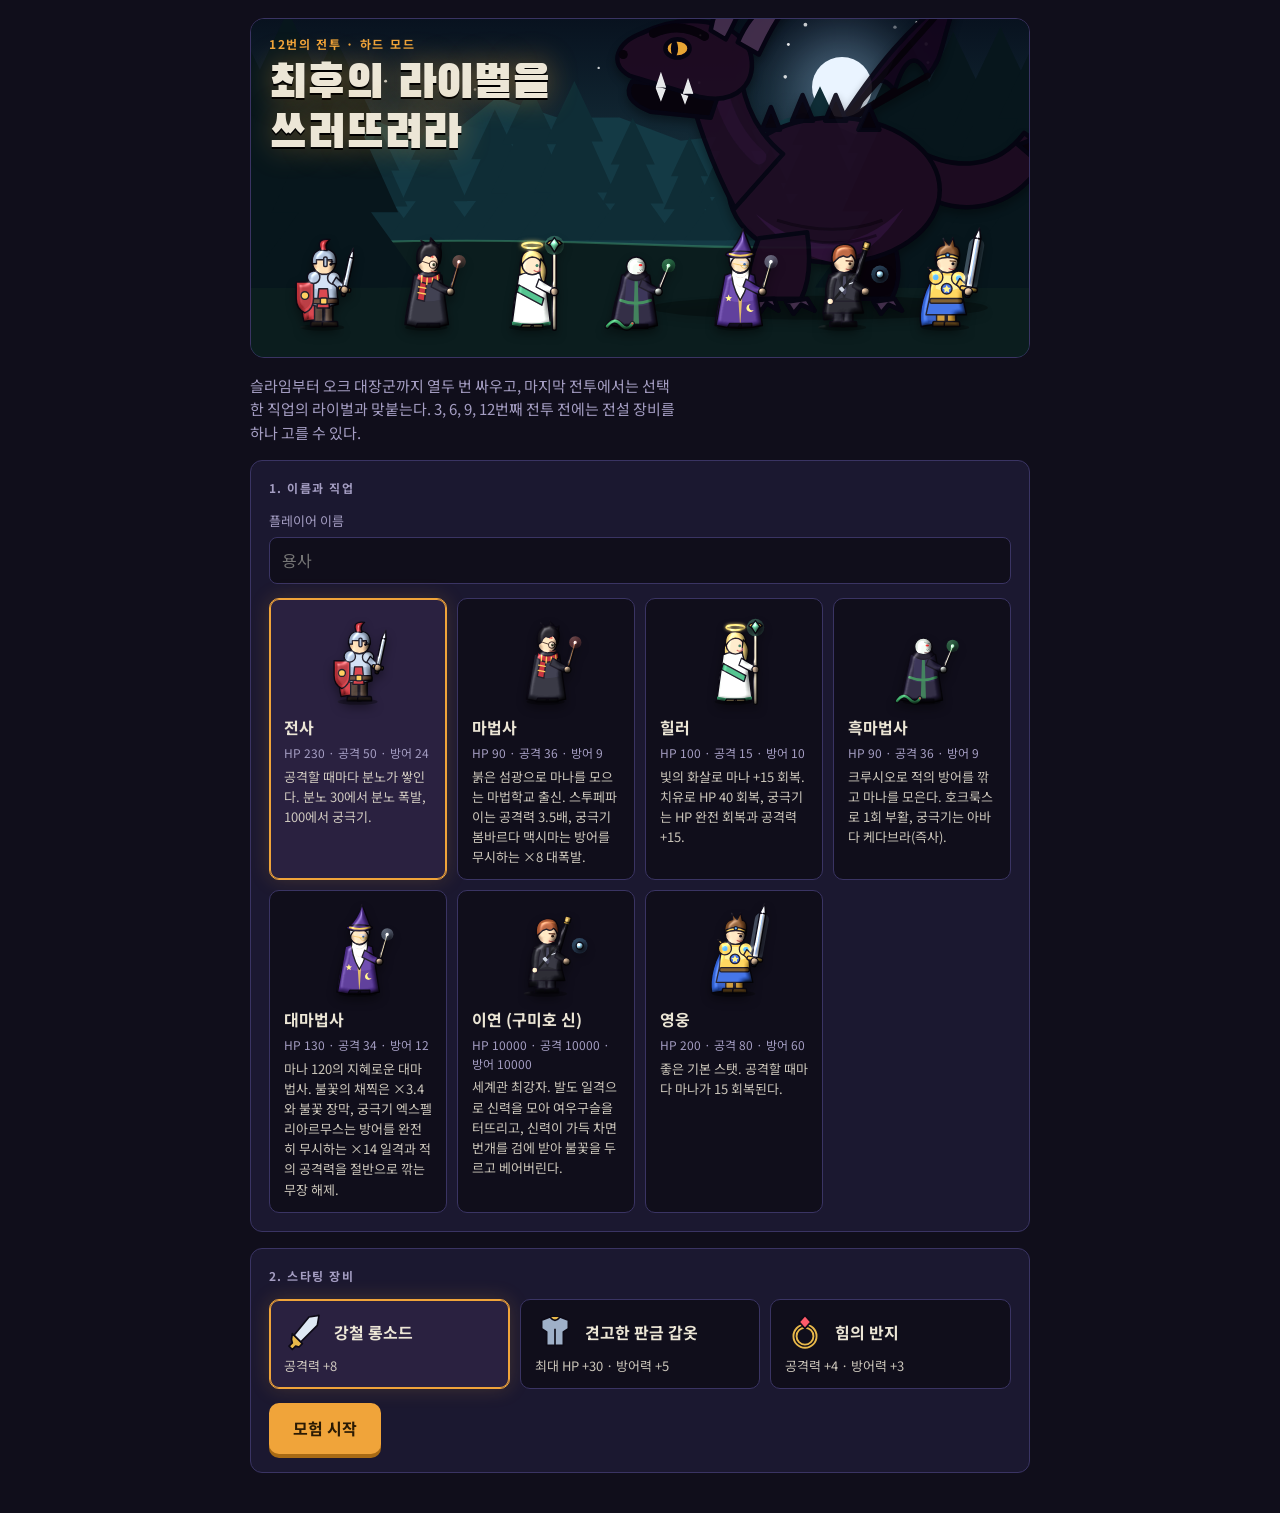
<file: docs/하드 모드 RPG (5).html>
<!doctype html><html><head><meta charset=utf8><meta name=viewport content="width=device-width,initial-scale=1,viewport-fit=cover"><style>:root{color-scheme:light;box-sizing:border-box;padding-top:env(safe-area-inset-top,0px);padding-bottom:env(safe-area-inset-bottom,0px)}html{scroll-padding-top:env(safe-area-inset-top,0px)}body{margin:0;padding:0;font:14px -apple-system,BlinkMacSystemFont,sans-serif;background:#faf9f5;color:#141413}img{max-width:100%}[hidden]:not([hidden=until-found i]){display:none!important}</style></head><body>
<svg width="0" height="0" style="position:absolute" aria-hidden="true"><defs>
<filter id="shade" x="-8%" y="-8%" width="116%" height="116%" color-interpolation-filters="sRGB">
 <feGaussianBlur in="SourceAlpha" stdDeviation="2.4" result="b"/>
 <feDiffuseLighting in="b" surfaceScale="4.5" diffuseConstant="1.18" lighting-color="#fff" result="diff"><feDistantLight azimuth="235" elevation="58"/></feDiffuseLighting>
 <feComposite in="SourceGraphic" in2="diff" operator="arithmetic" k1="1" k2="0" k3="0" k4="0" result="lit"/>
 <feSpecularLighting in="b" surfaceScale="4.5" specularConstant=".7" specularExponent="26" lighting-color="#fff" result="spec"><feDistantLight azimuth="235" elevation="52"/></feSpecularLighting>
 <feComposite in="spec" in2="SourceAlpha" operator="in" result="specIn"/>
 <feComposite in="lit" in2="specIn" operator="arithmetic" k1="0" k2="1" k3=".55" k4="0"/>
</filter></defs></svg>
<title>하드 모드 RPG</title>
<link rel="preconnect" href="https://fonts.googleapis.com">
<link rel="preconnect" href="https://fonts.gstatic.com" crossorigin>
<link href="https://fonts.googleapis.com/css2?family=Black+Han+Sans&family=Noto+Sans+KR:wght@400;500;700&display=swap" rel="stylesheet">
<style>
/* Layout: 한 열 콘솔. 위에서부터 HUD → 스테이지(배경 + 두 전사 + 이펙트) → 행동 버튼 → 로그.
   밤하늘 단일 테마로 의도적으로 고정한다. */
:root {
  --bg: #100e1b;
  --surface: #1b1830;
  --surface-2: #272243;
  --line: #3a3463;
  --fg: #ece6d6;
  --muted: #a49dc2;
  --ember: #f0a43a;
  --ember-ink: #2a1a04;
  --blood: #e0533f;
  --hp: #5ec58a;
  --mana: #5aa7f0;
  --rage: #e0533f;
  --shield: #c3cde8;
  --font-display: "Black Han Sans", "Apple SD Gothic Neo", "Malgun Gothic", sans-serif;
  --font-body: "Noto Sans KR", "Apple SD Gothic Neo", "Malgun Gothic", system-ui, sans-serif;
  color-scheme: dark;
}
* { box-sizing: border-box; }
[hidden] { display: none !important; }
html, body { min-height: 100%; }
body { background: var(--bg); color: var(--fg); font-family: var(--font-body); font-size: 15px; line-height: 1.55; padding-inline: 16px; padding-block: 18px 40px; }
#app { max-width: 780px; margin-inline: auto; display: flex; flex-direction: column; gap: 14px; }
.screen { display: flex; flex-direction: column; gap: 16px; }
button { font: inherit; color: inherit; cursor: pointer; }
button:focus-visible, .pick:focus-within, input:focus-visible { outline: 2px solid var(--ember); outline-offset: 2px; }
.y-blade { opacity: 0; transition: opacity .06s; } .y-hilt { transition: opacity .06s; } .drawn .y-blade { opacity: 1; } .drawn .y-hilt { opacity: 0; }
.o { stroke: #0d0a16; stroke-width: 3; stroke-linejoin: round; stroke-linecap: round; }
.art { display: block; width: 100%; height: auto; overflow: visible; filter: url(#shade) drop-shadow(0 5px 5px rgba(0,0,0,.38)); }

/* ---------- 아트 대기 모션 ---------- */
.bob { animation: bob 2.6s ease-in-out infinite; transform-origin: 100px 206px; }
@keyframes bob { 50% { transform: translateY(-3px) scaleY(1.018); } }
.sway { animation: sway 3.2s ease-in-out infinite; }
@keyframes sway { 50% { transform: rotate(-4deg) skewX(2deg); } }
.pulse { animation: pulse 1.6s ease-in-out infinite; }
@keyframes pulse { 50% { transform: scale(1.2); opacity: .65; } }
.slimeb { animation: squish 1.8s ease-in-out infinite; transform-origin: 100px 206px; }
@keyframes squish { 0%, 100% { transform: scale(1.04, .95); } 50% { transform: scale(.96, 1.06); } }
.wing { animation: flap 2.2s ease-in-out infinite; }
@keyframes flap { 50% { transform: rotate(-13deg); } }
.tail { animation: tailw 3s ease-in-out infinite; }
@keyframes tailw { 50% { transform: rotate(5deg); } }
.halo { animation: halo 3s ease-in-out infinite; filter: drop-shadow(0 0 4px #ffe27a); }
@keyframes halo { 50% { transform: translateY(-4px); } }
.blink { animation: blink 4.5s infinite; }
@keyframes blink { 0%, 94%, 100% { transform: scaleY(1); } 97% { transform: scaleY(.1); } }
@media (prefers-reduced-motion: reduce) { html:not(.fullfx) :is(.bob, .sway, .pulse, .slimeb, .wing, .tail, .halo, .blink) { animation: none; } }

/* ---------- 공통 패널 ---------- */
.eyebrow { margin: 0 0 6px; font-size: 12px; letter-spacing: .14em; color: var(--ember); font-weight: 700; }
h1 { margin: 0; font-family: var(--font-display); font-weight: 400; font-size: clamp(34px, 8vw, 54px); line-height: 1.1; text-wrap: balance; text-shadow: 0 2px 0 #000, 0 0 30px rgba(240,164,58,.45); }
h2 { margin: 0; font-family: var(--font-display); font-weight: 400; font-size: 24px; text-wrap: balance; }
.lead { margin: 6px 0 0; color: var(--muted); max-width: 54ch; }
.panel { background: var(--surface); border: 1px solid var(--line); border-radius: 12px; padding: 18px; display: flex; flex-direction: column; gap: 14px; }
.panel > h3 { margin: 0; font-size: 12px; letter-spacing: .12em; color: var(--muted); font-weight: 700; }
label.field { display: flex; flex-direction: column; gap: 6px; font-size: 13px; color: var(--muted); }
input[type=text] { background: var(--bg); border: 1px solid var(--line); color: var(--fg); border-radius: 8px; padding: 10px 12px; font: inherit; font-size: 16px; width: 100%; }
.btn { background: var(--ember); color: var(--ember-ink); border: 0; border-radius: 10px; padding: 13px 24px; font-weight: 700; font-size: 16px; box-shadow: 0 4px 0 #a86a14; transition: transform .1s, box-shadow .1s; }
.btn:hover { filter: brightness(1.08); }
.btn:active { transform: translateY(3px); box-shadow: 0 1px 0 #a86a14; }

/* ---------- 타이틀 아트 ---------- */
.title-art { position: relative; height: clamp(250px, 50vw, 340px); border-radius: 14px; overflow: hidden; border: 1px solid var(--line); isolation: isolate; }
.title-art .bg { position: absolute; inset: 0; }
.title-art h1 { font-size: clamp(30px, 6.6vw, 46px); }
.title-art .tt { position: absolute; left: 18px; right: 18px; top: 16px; z-index: 4; }
.title-art .ttl-dragon { position: absolute; right: -4%; bottom: 10%; width: 62%; z-index: 1; opacity: .9; }
.title-art .cast { position: absolute; left: 3%; right: 3%; bottom: 7%; z-index: 3; display: flex; gap: 1%; align-items: flex-end; }
.title-art .cast > div { width: 13.2%; }
.title-art .tt .lead { text-shadow: 0 1px 6px #000; color: #d7d0ee; }

/* ---------- 선택 카드 ---------- */
.picks { display: grid; grid-template-columns: repeat(auto-fit, minmax(150px, 1fr)); gap: 10px; }
.pick { position: relative; display: flex; flex-direction: column; gap: 4px; padding: 12px 14px; background: var(--bg); border: 1px solid var(--line); border-radius: 10px; cursor: pointer; min-width: 0; text-align: left; }
.pick input { position: absolute; opacity: 0; inset: 0; cursor: pointer; }
.pick:has(input:checked) { border-color: var(--ember); background: #2a2140; box-shadow: inset 0 0 0 1px var(--ember), 0 0 20px rgba(240,164,58,.18); }
.pick b { font-size: 16px; }
.pick .stats { font-size: 12px; color: var(--muted); font-variant-numeric: tabular-nums; }
.pick .desc { font-size: 13px; opacity: .85; }
.pick .pv { height: 96px; display: flex; justify-content: center; margin-bottom: 4px; }
.pick .pv svg { height: 100%; width: auto; }
.pick .gi { display: flex; align-items: center; gap: 10px; }
.ico { width: 40px; height: 40px; flex: none; }
.legend { background: linear-gradient(180deg, #2d2242, #1c1630); border-color: #7a5a22; animation: glow 2.2s ease-in-out infinite; }
.legend:hover { border-color: var(--ember); transform: translateY(-2px); }
@keyframes glow { 50% { box-shadow: 0 0 22px rgba(240,164,58,.35); } }

/* ---------- HUD ---------- */
.hud { display: flex; flex-direction: column; gap: 8px; }
.hud-row { display: flex; justify-content: space-between; align-items: center; gap: 12px; flex-wrap: wrap; font-size: 13px; color: var(--muted); }
.hud-row b { color: var(--fg); font-variant-numeric: tabular-nums; }
.hud-right { display: flex; gap: 10px; align-items: center; }
.mute { background: var(--surface); border: 1px solid var(--line); border-radius: 8px; padding: 3px 10px; font-size: 13px; color: var(--muted); }
.track { display: grid; grid-template-columns: repeat(12, 1fr); gap: 4px; }
.pip { height: 24px; border-radius: 5px; background: var(--surface); border: 1px solid var(--line); display: grid; place-items: center; font-size: 11px; color: var(--muted); font-variant-numeric: tabular-nums; }
.pip.boss { border-color: #6b4a2a; color: var(--ember); }
.pip.final { border-color: var(--blood); color: var(--blood); }
.pip.done { background: #2d3a3a; color: var(--hp); border-color: #3c5a4c; }
.pip.now { background: var(--ember); color: var(--ember-ink); border-color: var(--ember); font-weight: 700; box-shadow: 0 0 12px rgba(240,164,58,.6); }
.pip.now.final { background: var(--blood); color: #fff; border-color: var(--blood); box-shadow: 0 0 12px rgba(224,83,63,.7); }

/* ---------- 스테이지 ---------- */
.stage { --s: clamp(112px, 25vw, 196px); position: relative; height: clamp(350px, 64vw, 480px); border-radius: 14px; overflow: hidden; border: 1px solid var(--line); background: #0d0b16; isolation: isolate; user-select: none; }
.stage-in { position: absolute; inset: 0; }
.bg { position: absolute; inset: 0; overflow: hidden; }
.bg .sky { position: absolute; inset: 0; }
.bg .cel { position: absolute; border-radius: 50%; transform: translate(-50%, -50%); }
.bg svg { position: absolute; inset: 0; width: 100%; height: 100%; }
.bg .layer { transition: transform 0s; }
.fog { position: absolute; left: -25%; right: -25%; bottom: 12%; height: 30%; background: radial-gradient(closest-side, rgba(255,255,255,.12), transparent); animation: fog 16s ease-in-out infinite alternate; pointer-events: none; }
.fog.f2 { bottom: 4%; height: 22%; animation-duration: 23s; animation-direction: alternate-reverse; opacity: .8; }
@keyframes fog { from { transform: translateX(-6%); } to { transform: translateX(6%); } }
.lava { animation: lava 2.4s ease-in-out infinite; }
@keyframes lava { 50% { opacity: .65; } }
.vignette { position: absolute; inset: 0; background: radial-gradient(120% 95% at 50% 42%, transparent 52%, rgba(0,0,0,.6)); pointer-events: none; z-index: 4; }
.fighter { position: absolute; bottom: 13%; width: var(--s); z-index: 3; }
.fighter.p { left: 6%; }
.fighter.m { right: 6%; }
.fighter.m.boss { width: calc(var(--s) * 1.22); }
.fighter.m.dragon { width: calc(var(--s) * 2); right: 0; }
.fighter .mover, .fighter .flasher { will-change: transform; }
.fighter.m .art { transform: scaleX(-1); }
.fighter.m .art, .title-art .ttl-dragon .art { filter: drop-shadow(0 5px 5px rgba(0,0,0,.38)) saturate(1.1) contrast(1.06); }
.fighter .aura { position: absolute; left: 50%; top: 52%; width: 150%; aspect-ratio: 1; border-radius: 50%; transform: translate(-50%, -50%); pointer-events: none; mix-blend-mode: screen; }
.fighter .bubble { position: absolute; left: 50%; top: 52%; width: 125%; aspect-ratio: 1; transform: translate(-50%, -50%); border-radius: 50%; border: 3px solid rgba(190,215,255,.9); background: radial-gradient(circle, rgba(150,190,255,.05) 40%, rgba(150,190,255,.35)); box-shadow: 0 0 24px rgba(150,190,255,.7), inset 0 0 28px rgba(150,190,255,.5); animation: bub 2s ease-in-out infinite; pointer-events: none; }
@keyframes bub { 50% { transform: translate(-50%, -50%) scale(1.04); opacity: .8; } }
canvas.cv { position: absolute; inset: 0; width: 100%; height: 100%; z-index: 5; pointer-events: none; }
.fxl { position: absolute; inset: 0; z-index: 7; pointer-events: none; overflow: hidden; }
.fnum { position: absolute; font-family: var(--font-display); font-size: 28px; color: #fff; white-space: nowrap; text-shadow: 2px 2px 0 #000, -2px -2px 0 #000, 2px -2px 0 #000, -2px 2px 0 #000, 0 0 14px rgba(0,0,0,.6); animation: fnum 1s cubic-bezier(.2,.8,.3,1) forwards; }
.fnum.dmg { color: #ffd9d2; }
.fnum.big { font-size: 46px; color: #ffb347; }
.fnum.heal { color: #7dffb0; }
.fnum.absorb { color: #bcd0ff; }
.fnum.lvl { color: #ffe27a; font-size: 34px; }
@keyframes fnum { 0% { transform: translate(-50%, -30%) scale(.4); opacity: 0; } 14% { transform: translate(-50%, -80%) scale(1.3); opacity: 1; } 100% { transform: translate(-50%, -230%) scale(1); opacity: 0; } }
.slash { position: absolute; pointer-events: none; overflow: visible; }
.ring { position: absolute; border-radius: 50%; border: 4px solid #fff; transform: translate(-50%, -50%); pointer-events: none; }
.pillar { position: absolute; top: 0; bottom: 0; transform: translateX(-50%); pointer-events: none; mix-blend-mode: screen; }
.flash { position: absolute; inset: 0; z-index: 9; opacity: 0; pointer-events: none; }
.plate { position: absolute; top: 10px; z-index: 6; width: min(47%, 280px); background: rgba(10,8,20,.74); backdrop-filter: blur(4px); border: 1px solid rgba(255,255,255,.14); border-radius: 10px; padding: 8px 10px; display: flex; flex-direction: column; gap: 5px; }
.plate.p { left: 10px; }
.plate.m { right: 10px; }
.plate.m.boss { border-color: rgba(224,83,63,.7); box-shadow: 0 0 18px rgba(224,83,63,.3); }
.plate .nm { display: flex; justify-content: space-between; align-items: baseline; gap: 8px; min-width: 0; }
.plate .nm b { font-size: 14px; overflow-wrap: anywhere; line-height: 1.25; }
.plate .nm span { font-size: 11px; color: var(--muted); white-space: nowrap; }
.bar { position: relative; height: 13px; border-radius: 7px; background: #05040b; overflow: hidden; border: 1px solid rgba(255,255,255,.08); }
.bar.thin { height: 13px; }
.bar.xs { height: 5px; }
.bar i { position: absolute; inset: 0 auto 0 0; width: 100%; transition: width .3s ease; }
.bar .ghost { background: #f1e6a8; transition: width .8s ease .35s; opacity: .85; }
.bar .hp { background: linear-gradient(#7bdca3, #3da872); }
.bar.low .hp { background: linear-gradient(#ff8070, #d23a2a); }
.bar .rs.mana { background: linear-gradient(#7ec0ff, #3a82d8); }
.bar .rs.rage { background: linear-gradient(#ff8a70, #d6402e); }
.bar .sh { background: linear-gradient(#e3ecff, #9fb4e0); }
.bar .xp { background: linear-gradient(#ffe27a, #e0a82a); }
.bar .num { position: absolute; inset: 0; display: grid; place-items: center; font-size: 10px; font-weight: 700; color: #fff; text-shadow: 0 1px 2px #000, 0 0 3px #000; font-variant-numeric: tabular-nums; letter-spacing: .02em; z-index: 2; }
.plate .stat { display: flex; gap: 10px; font-size: 11px; color: var(--muted); font-variant-numeric: tabular-nums; flex-wrap: wrap; }
.plate .warn { font-size: 11px; color: #ff8a70; font-weight: 700; min-height: 15px; }
.pill { position: absolute; top: 10px; left: 50%; transform: translateX(-50%); z-index: 6; font-size: 11px; font-weight: 700; letter-spacing: .12em; padding: 3px 12px; border-radius: 999px; background: rgba(10,8,20,.7); border: 1px solid rgba(255,255,255,.15); color: var(--muted); white-space: nowrap; }
.pill.me { color: var(--ember); border-color: rgba(240,164,58,.55); }
.pill.en { color: #ff8a70; border-color: rgba(224,83,63,.55); }
@media (max-width: 560px) { .pill { top: auto; bottom: 62px; } }
.banner { position: absolute; left: 0; right: 0; top: 34%; z-index: 8; text-align: center; font-family: var(--font-display); font-size: clamp(30px, 8vw, 62px); letter-spacing: .04em; pointer-events: none; opacity: 0; color: #fff; text-shadow: 0 4px 24px rgba(0,0,0,.9), 0 0 36px currentColor; line-height: 1.1; }
.banner small { display: block; font-family: var(--font-body); font-size: .3em; letter-spacing: .3em; font-weight: 700; margin-top: 6px; opacity: .9; }
.banner.show { animation: banner 1.7s ease forwards; }
@keyframes banner { 0% { opacity: 0; transform: translateX(-70px) scale(1.15); } 18% { opacity: 1; transform: none; } 80% { opacity: 1; transform: none; } 100% { opacity: 0; transform: translateX(70px); } }
.caption { position: absolute; left: 12px; right: 12px; bottom: 9px; z-index: 6; text-align: center; font-size: 13px; background: rgba(10,8,20,.64); border-radius: 8px; padding: 5px 10px; min-height: 29px; overflow-wrap: anywhere; }

/* ---------- 행동 ---------- */
.actions { display: grid; grid-template-columns: repeat(4, 1fr); gap: 8px; }
@media (max-width: 560px) { .actions { grid-template-columns: 1fr 1fr; } }
.abtn { position: relative; background: var(--surface-2); border: 1px solid var(--line); border-radius: 10px; padding: 10px 8px 9px; display: flex; flex-direction: column; gap: 1px; align-items: center; text-align: center; min-width: 0; box-shadow: 0 3px 0 #0b0916; transition: transform .08s, border-color .15s; }
.abtn .bi { width: 22px; height: 22px; margin-bottom: 2px; color: var(--muted); }
.abtn b { font-size: 14px; line-height: 1.25; }
.abtn small { font-size: 11px; color: var(--muted); }
.abtn kbd { position: absolute; top: 5px; right: 7px; font: 10px var(--font-body); color: var(--muted); opacity: .6; }
.abtn:hover:not(:disabled) { border-color: var(--ember); transform: translateY(-1px); }
.abtn:active:not(:disabled) { transform: translateY(2px); box-shadow: none; }
.abtn:hover:not(:disabled) .bi { color: var(--ember); }
.abtn.ult:not(:disabled) { border-color: var(--ember); animation: ult 1.5s ease-in-out infinite; }
.abtn.ult:not(:disabled) .bi { color: var(--ember); }
@keyframes ult { 50% { box-shadow: 0 3px 0 #0b0916, 0 0 18px rgba(240,164,58,.55); } }
.abtn:disabled { opacity: .38; cursor: not-allowed; }
.next { display: flex; justify-content: center; }
.log { background: #0b0914; border: 1px solid var(--line); border-radius: 10px; height: 170px; overflow-y: auto; padding: 10px 14px; font-size: 13px; }
.log p { margin: 0 0 3px; overflow-wrap: anywhere; }
.log .act { color: var(--fg); margin-top: 7px; }
.log .dmg { color: #e8a79b; padding-left: 1.2em; }
.log .good { color: var(--hp); }
.log .lvl { color: var(--ember); font-weight: 700; }
.log .sys { color: var(--muted); }
.log .bad { color: var(--blood); font-weight: 700; }
.log .div { border-top: 1px dashed var(--line); margin: 9px 0 5px; padding-top: 7px; color: var(--ember); font-weight: 700; }

/* ---------- 보상 / 결과 ---------- */
.reward-stage { position: relative; height: 150px; border-radius: 12px; overflow: hidden; border: 1px solid var(--line); display: grid; place-items: center; background: radial-gradient(circle at 50% 120%, #4a3512, #17121f 70%); }
.reward-stage .art { height: 130px; width: auto; }
.result-art { position: relative; height: 190px; border-radius: 14px; overflow: hidden; border: 1px solid var(--line); display: grid; place-items: end center; padding-bottom: 14px; isolation: isolate; }
.result-art .bg { position: absolute; inset: 0; z-index: -1; }
.result-art .art { height: 150px; width: auto; }
.result-art.lose .art { filter: grayscale(1) brightness(.55); transform: rotate(84deg) translate(-8px, 10px); transform-origin: 50% 100%; }
.result-title { font-family: var(--font-display); font-size: clamp(30px, 7vw, 46px); line-height: 1.15; margin: 0; text-wrap: balance; }
.result-title.win { color: var(--ember); text-shadow: 0 0 28px rgba(240,164,58,.5); }
.result-title.lose { color: var(--blood); }
dl.stats-list { margin: 0; display: grid; grid-template-columns: auto 1fr; gap: 8px 18px; font-variant-numeric: tabular-nums; }
dl.stats-list dt { color: var(--muted); }
dl.stats-list dd { margin: 0; overflow-wrap: anywhere; }
#confetti { position: fixed; inset: 0; width: 100%; height: 100%; pointer-events: none; z-index: 50; }

.title-art .ttl-dragon .art{transform:scaleX(-1)}

</style>
<div id="app">

  <section id="screen-setup" class="screen">
    <div class="title-art" id="title-art">
      <div class="bg" id="title-bg"></div>
      <div class="ttl-dragon" id="title-dragon"></div>
      <div class="tt">
        <p class="eyebrow">12번의 전투 · 하드 모드</p>
        <h1>최후의 라이벌을<br>쓰러뜨려라</h1>
      </div>
      <div class="cast" id="title-cast"></div>
    </div>
    <p class="lead" style="margin:0">슬라임부터 오크 대장군까지 열두 번 싸우고, 마지막 전투에서는 선택한 직업의 라이벌과 맞붙는다. 3, 6, 9, 12번째 전투 전에는 전설 장비를 하나 고를 수 있다.</p>

    <div class="panel">
      <h3>1. 이름과 직업</h3>
      <label class="field" for="name">플레이어 이름
        <input id="name" type="text" maxlength="12" placeholder="용사" autocomplete="off">
      </label>
      <div class="picks" id="jobs"></div>
    </div>

    <div class="panel">
      <h3>2. 스타팅 장비</h3>
      <div class="picks" id="gear-start"></div>
      <div><button class="btn" id="btn-start" type="button">모험 시작</button></div>
    </div>
  </section>

  <section id="hud" class="hud" hidden>
    <div class="hud-row">
      <span id="hud-story">전투 <b id="hud-turn">1</b> / 12 · 처치 <b id="hud-kills">0</b> · <span id="hud-area"></span></span><span id="hud-free" hidden></span>
      <span class="hud-right"><span>💰 <b id="hud-gold">0</b>G</span> <span>🧪 포션 <b id="hud-potion">10</b></span><button class="mute" id="btn-mute" type="button" aria-pressed="true">🔊 소리</button> <button class="mute" id="btn-fx" type="button" aria-pressed="false" hidden title="기기의 동작 줄이기 설정 때문에 이펙트가 간소화되어 있습니다">✨ 이펙트 최대</button></span>
    </div>
    <div class="track" id="track" aria-label="전투 진행"></div>
  </section>

  <section id="screen-reward" class="screen" hidden>
    <div>
      <h2 id="reward-title">전설 장비 선택</h2>
      <p class="lead" id="reward-sub"></p>
    </div>
    <div class="reward-stage" id="reward-stage"></div>
    <div class="picks" id="reward-picks"></div>
  </section>

  <section id="screen-battle" class="screen" hidden>
    <div class="stage" id="stage">
      <div class="stage-in" id="stage-in">
        <div class="bg" id="bg"></div>
        <div class="fog"></div><div class="fog f2"></div>
        <div class="fighter p" id="f-p"><div class="mover"><div class="flasher"></div></div></div>
        <div class="fighter m" id="f-m"><div class="mover"><div class="flasher"></div></div></div>
        <div class="vignette"></div>
      </div>
      <canvas class="cv" id="cv"></canvas>
      <div class="fxl" id="fxl"></div>
      <div class="plate p" id="plate-p"></div>
      <div class="plate m" id="plate-m"></div>
      <div class="pill" id="pill"></div>
      <div class="banner" id="banner"></div>
      <div class="caption" id="caption"></div>
      <div class="flash" id="flash"></div>
    </div>
    <div class="actions" id="actions">
      <button class="abtn" type="button" id="a-attack"><kbd>1</kbd><span id="i-attack"></span><b>공격</b><small id="a-attack-sub"></small></button>
      <button class="abtn" type="button" id="a-special"><kbd>2</kbd><span id="i-special"></span><b id="a-special-name"></b><small id="a-special-sub"></small></button>
      <button class="abtn ult" type="button" id="a-ult"><kbd>3</kbd><span id="i-ult"></span><b id="a-ult-name"></b><small id="a-ult-sub"></small></button>
      <button class="abtn" type="button" id="a-potion"><kbd>4</kbd><span id="i-potion"></span><b>힐링 포션</b><small id="a-potion-sub"></small></button>
    </div>
    <div class="next" id="next-wrap" hidden><button class="btn" type="button" id="btn-next">다음 전투 ▶</button> <button class="btn" type="button" id="btn-leave" hidden>마을로 돌아가기</button></div>
    <div class="log" id="log" role="log" aria-live="off"></div>
  </section>

  <section id="screen-result" class="screen" hidden>
    <div class="result-art" id="result-art"><div class="bg" id="result-bg"></div><div id="result-sprite"></div></div>
    <h2 class="result-title" id="result-title"></h2>
    <div class="panel"><dl class="stats-list" id="result-stats"></dl></div>
    <div><button class="btn" type="button" id="btn-hub" hidden>자유 모험 계속 ▶</button> <button class="btn" type="button" id="btn-restart">다시 도전</button></div>
  </section>

  <section id="screen-hub" class="screen" hidden>
    <div><h2 id="hub-title">자유 모험 · 마을</h2><p class="lead" id="hub-sub"></p></div>
    <div class="reward-stage" id="hub-stage"></div>
    <div class="picks" id="hub-picks"></div>
  </section>

  <section id="screen-shop" class="screen" hidden>
    <div><h2>상점</h2><p class="lead" id="shop-sub"></p></div>
    <div class="picks" id="shop-picks"></div>
    <div><button class="btn" type="button" id="btn-shop-back">마을로 돌아가기</button></div>
  </section>

  <section id="screen-raid" class="screen" hidden>
    <div><h2>레이드</h2><p class="lead">강력한 보스에 도전하세요. 클리어할수록 다음 도전은 더 강해집니다.</p></div>
    <div class="picks" id="raid-picks"></div>
    <div><button class="btn" type="button" id="btn-raid-back">마을로 돌아가기</button></div>
  </section>
</div>
<canvas id="confetti"></canvas>

<script>
(function () {
"use strict";
/* ---------- 캐릭터 / 몬스터 SVG 아트 ---------- */
const svg = (vb, inner, cls) => `<svg viewBox="${vb}" class="art ${cls || ""}" aria-hidden="true">${inner}</svg>`;
const SH = (cx, rx) => `<ellipse cx="${cx}" cy="208" rx="${rx}" ry="7" fill="#000" opacity=".32"/>`;

const ART = {
  warrior() {
    return svg("0 0 200 220", `${SH(100, 46)}
<g class="bob">
 <g class="sway" style="transform-origin:84px 98px"><path class="o" d="M84 98C60 118 54 168 62 196L100 190L106 104Z" fill="#c4323a"/><path d="M82 106C70 134 66 164 70 188" stroke="#8c2027" stroke-width="5" fill="none" stroke-linecap="round"/></g>
 <rect class="o" x="84" y="154" width="17" height="46" rx="7" fill="#4b3a30"/><rect class="o" x="105" y="154" width="17" height="46" rx="7" fill="#4b3a30"/>
 <path class="o" d="M79 196h26q3 0 3 5v5H76v-5q0-5 3-5z" fill="#2a211c"/><path class="o" d="M103 196h26q3 0 3 5v5h-32v-5q0-5 3-5z" fill="#2a211c"/>
 <path class="o" d="M76 100Q102 89 128 100L133 160Q103 170 71 160Z" fill="#9fb0c8"/>
 <path d="M84 104Q102 98 119 104L121 128Q102 134 84 128Z" fill="#dce6f3" opacity=".5"/>
 <path class="o" d="M93 128h18l4 40H89z" fill="#c4323a"/>
 <rect class="o" x="73" y="148" width="60" height="11" rx="4" fill="#5b3f2e"/><rect class="o" x="96" y="147" width="14" height="13" rx="3" fill="#e8b84a"/>
 <path class="o" d="M46 114h36v34q0 22-18 30Q46 170 46 148z" fill="#c4323a"/><path d="M51 119h26v29q0 15-13 23Q51 163 51 148z" fill="#8c2027" opacity=".55"/><circle class="o" cx="64" cy="142" r="8" fill="#e8b84a"/>
 <circle class="o" cx="104" cy="74" r="24" fill="#f0c9a0"/>
 <path class="o" d="M79 76Q78 46 104 46Q131 46 129 76L120 76V68H88V76Z" fill="#9fb0c8"/>
 <rect class="o" x="103" y="62" width="7" height="20" rx="3" fill="#9fb0c8"/>
 <circle cx="118" cy="77" r="3.2" fill="#0d0a16"/><path d="M112 70l10 2" stroke="#0d0a16" stroke-width="2.5" stroke-linecap="round"/>
 <path class="o sway" style="transform-origin:100px 48px" d="M97 48Q86 22 116 26Q104 36 110 49Z" fill="#c4323a"/>
 <circle class="o" cx="82" cy="104" r="13" fill="#9fb0c8"/><circle class="o" cx="124" cy="106" r="13" fill="#b8c6da"/>
 <g class="weapon" data-base="rotate(12deg)" style="transform-origin:146px 130px;transform:rotate(12deg)">
   <path class="o" d="M124 108L148 124L141 136L119 122Z" fill="#9fb0c8"/>
   <rect class="o" x="141" y="62" width="10" height="66" rx="2" fill="#e6eef8"/>
   <path class="o" d="M141 62L146 42L151 62Z" fill="#e6eef8"/>
   <path d="M146 66V122" stroke="#9fb0c8" stroke-width="2"/>
   <rect class="o" x="133" y="125" width="26" height="8" rx="3" fill="#e8b84a"/>
   <rect class="o" x="142" y="132" width="8" height="12" rx="3" fill="#5b3f2e"/>
   <circle class="o" cx="146" cy="130" r="8" fill="#f0c9a0"/>
 </g>
</g>`);
  },

  wizard() {
    return svg("0 0 200 220", `${SH(100, 44)}
<g class="bob">
 <g class="sway" style="transform-origin:82px 100px"><path class="o" d="M82 100C64 132 58 180 56 202L96 198L104 104Z" fill="#14141c"/></g>
 <path class="o" d="M74 100Q102 86 132 100L146 202Q102 214 58 202Z" fill="#23232f"/>
 <path d="M84 112Q102 106 124 112L130 150Q102 158 80 150Z" fill="#33334a" opacity=".5"/>
 <path class="o" d="M82 200h24v8H78z M104 200h24v8h-28z" fill="#12121a"/>
 <path class="o" d="M88 108l-7 42l15 4l5-40z" fill="#b3202a"/><path d="M84 124l15 3M83 136l15 3" stroke="#e8b84a" stroke-width="3" stroke-linecap="round"/>
 <path class="o" d="M82 94Q104 112 128 94L130 108Q104 126 80 108Z" fill="#b3202a"/>
 <path d="M91 101l-1 13M102 106l-1 13M113 106l0 13M123 101l1 12" stroke="#e8b84a" stroke-width="3" stroke-linecap="round"/>
 <circle class="o" cx="104" cy="74" r="22" fill="#f4d2ae"/>
 <path class="o" d="M82 78Q75 42 98 35Q110 29 121 35Q137 42 128 76Q124 60 116 56Q110 64 100 58Q92 62 90 72Q86 74 82 78Z" fill="#15131a"/>
 <path class="o" d="M94 38l-5-10l11 6zM108 33l1-11l9 10zM122 40l9-6l-2 13z" fill="#15131a"/>
 <path d="M109 63l4-3l-1 4l4-2" stroke="#d9453a" stroke-width="1.8" fill="none" stroke-linecap="round" stroke-linejoin="round"/>
 <circle cx="114" cy="78" r="7.5" fill="#fff" fill-opacity=".35" stroke="#2a1a14" stroke-width="2.2"/><circle cx="115.5" cy="78" r="2.8" fill="#1d2a14"/><circle cx="116.3" cy="77" r=".9" fill="#fff"/>
 <path d="M121.5 77h4M106.5 76L91 71" stroke="#2a1a14" stroke-width="2" stroke-linecap="round"/>
 <path d="M110 91Q116 94 122 91" stroke="#b5584f" stroke-width="2.3" fill="none" stroke-linecap="round"/>
 <path class="o" d="M116 108L148 126L142 140L110 124Z" fill="#23232f"/>
 <g class="weapon" data-base="none" style="transform-origin:150px 132px">
   <rect class="o" x="148" y="70" width="5" height="64" rx="2" fill="#8a5a2e" transform="rotate(16 150 132)"/>
   <g class="pulse" style="transform-origin:168px 72px"><circle cx="168" cy="72" r="14" fill="#ff8a7a" opacity=".3"/></g>
   <circle cx="168" cy="72" r="3.6" fill="#ffd9d0"/>
   <circle class="o" cx="150" cy="134" r="8" fill="#f4d2ae"/>
 </g>
</g>`);
  },

  healer() {
    return svg("0 0 200 220", `${SH(100, 44)}
<g class="bob">
 <g class="sway" style="transform-origin:84px 98px"><path class="o" d="M84 98C66 128 62 176 66 200L100 196L104 102Z" fill="#cfe9dc"/></g>
 <path class="o" d="M80 70Q74 112 88 132L102 100Z" fill="#f1d27a"/>
 <path class="o" d="M76 100Q102 88 130 100L142 202Q102 212 62 202Z" fill="#f4f8f5"/>
 <path d="M84 108Q102 100 124 108L128 140Q102 148 82 140Z" fill="#fff" opacity=".6"/>
 <path class="o" d="M76 120L128 148L124 162L72 134Z" fill="#3fae7a"/>
 <path d="M62 196Q102 206 142 196L142 203Q102 213 62 203Z" fill="#3fae7a"/>
 <path class="o" d="M84 202h22v6H80z M104 202h22v6h-26z" fill="#c9b27a"/>
 <circle class="o" cx="104" cy="78" r="21" fill="#f6d5b6"/>
 <path class="o" d="M82 80Q78 48 104 48Q132 48 127 82Q120 62 104 62Q90 64 82 80Z" fill="#f1d27a"/>
 <path class="o" d="M122 66Q142 84 128 118Q118 104 120 82Z" fill="#f1d27a"/>
 <circle cx="114" cy="80" r="3.2" fill="#2c6a52"/><circle cx="120" cy="88" r="4" fill="#ff9aa8" opacity=".5"/>
 <path d="M108 90Q113 94 118 91" stroke="#b5584f" stroke-width="2.4" fill="none" stroke-linecap="round"/>
 <g class="halo" style="transform-origin:104px 38px"><ellipse cx="104" cy="38" rx="21" ry="6" fill="none" stroke="#ffe27a" stroke-width="4"/></g>
 <path class="o" d="M118 108L148 126L142 140L112 124Z" fill="#f4f8f5"/>
 <g class="weapon" data-base="none" style="transform-origin:150px 132px">
   <rect class="o" x="146" y="56" width="8" height="158" rx="3" fill="#e8dcc0"/>
   <g class="pulse" style="transform-origin:150px 38px"><circle cx="150" cy="38" r="20" fill="#79e0b0" opacity=".3"/></g>
   <path class="o" d="M134 34Q142 24 150 30Q158 24 166 34Q158 40 150 44Q142 40 134 34Z" fill="#e8b84a"/>
   <path class="o" d="M150 22l10 14-10 16-10-16z" fill="#79e0b0"/><path d="M146 30l4-4 2 8z" fill="#fff" opacity=".7"/>
   <circle class="o" cx="150" cy="134" r="8" fill="#f6d5b6"/>
 </g>
</g>`);
  },

  archmage() {
    return svg("0 0 200 220", `${SH(100, 44)}
<g class="bob">
 <g class="sway" style="transform-origin:82px 100px"><path class="o" d="M80 100C60 134 54 182 52 204L98 200L106 104Z" fill="#2a1a52"/></g>
 <path class="o" d="M72 100Q102 86 134 100L150 204Q102 216 54 204Z" fill="#4a2a86"/>
 <path d="M84 112Q104 106 126 112L132 152Q104 160 80 152Z" fill="#6a46b0" opacity=".5"/>
 <path d="M97 102L104 206L111 102Z" fill="#e0b84a" opacity=".85"/>
 <path d="M80 140l2 5l5 .5l-4 3.5l1.2 5l-4.2-2.8l-4.2 2.8l1.2-5l-4-3.5l5-.5z" fill="#ffe27a"/>
 <path d="M126 160a8 8 0 1 0 6 12a6 6 0 1 1-6-12z" fill="#ffe27a"/>
 <path class="o" d="M82 200h24v8H78z M104 200h24v8h-28z" fill="#1a1230"/>
 <path class="o" d="M86 82Q84 120 104 152Q124 120 124 82Q114 96 104 96Q94 96 86 82Z" fill="#f4f1ea"/>
 <path d="M96 118Q104 130 112 118M92 100Q104 112 116 100" stroke="#d8d4cc" stroke-width="2" fill="none" stroke-linecap="round"/>
 <circle class="o" cx="104" cy="74" r="21" fill="#f4d2ae"/>
 <path class="o" d="M83 80Q74 46 104 42Q134 46 126 80Q124 62 104 58Q86 62 83 80Z" fill="#e8e8f0"/>
 <path class="o" d="M78 56Q100 36 110 4Q122 34 130 56Z" fill="#4a2a86"/>
 <ellipse class="o" cx="104" cy="57" rx="30" ry="7" fill="#3a2070"/>
 <path d="M82 56Q104 63 128 56" stroke="#e0b84a" stroke-width="4" fill="none" stroke-linecap="round"/>
 <path d="M106 80a7 5.5 0 0 0 14 0z" fill="#cfe8ff" fill-opacity=".5" stroke="#d9b25a" stroke-width="2" stroke-linejoin="round"/>
 <path d="M105 80h16M105 79L91 76" stroke="#d9b25a" stroke-width="2" stroke-linecap="round"/>
 <circle cx="113" cy="77" r="2.6" fill="#2a5a9a"/>
 <path d="M104 72l14 1.5" stroke="#d0d0da" stroke-width="3.2" stroke-linecap="round"/>
 <path class="o" d="M116 108L148 126L142 140L110 124Z" fill="#4a2a86"/>
 <g class="weapon" data-base="none" style="transform-origin:150px 132px">
   <rect class="o" x="148" y="70" width="5" height="64" rx="2" fill="#d8c9a0" transform="rotate(16 150 132)"/>
   <g class="pulse" style="transform-origin:168px 72px"><circle cx="168" cy="72" r="14" fill="#cfe8ff" opacity=".35"/></g>
   <circle cx="168" cy="72" r="3.6" fill="#fff"/>
   <circle class="o" cx="150" cy="134" r="8" fill="#f4d2ae"/>
 </g>
</g>`);
  },

  darkwizard() {
    return svg("0 0 200 220", `${SH(100, 44)}
<g class="bob">
 <g class="sway" style="transform-origin:82px 100px"><path class="o" d="M82 100C62 132 54 182 52 204L98 200L104 104Z" fill="#14101f"/></g>
 <path class="o" d="M74 100Q102 86 132 100L148 204Q102 216 54 204Z" fill="#1d1830"/>
 <path d="M84 110Q102 104 124 110L130 160Q102 168 80 160Z" fill="#2d2650" opacity=".6"/>
 <path d="M101 102h6l3 104h-12z" fill="#2f7a4a" opacity=".85"/>
 <path d="M72 152Q102 164 134 152" stroke="#2f7a4a" stroke-width="6" fill="none" stroke-linecap="round"/>
 <path class="o" d="M82 202h24v8H78z M104 202h24v8h-28z" fill="#0d0a16"/>
 <path d="M44 206q14-20 28-4t24-2" stroke="#0d0a16" stroke-width="11" fill="none" stroke-linecap="round"/><path d="M44 206q14-20 28-4t24-2" stroke="#3fae6a" stroke-width="6" fill="none" stroke-linecap="round"/><circle cx="96" cy="200" r="2" fill="#ff3b3b"/>
 <circle class="o" cx="104" cy="82" r="20" fill="#dfe6df"/>
 <ellipse cx="113" cy="79" rx="4" ry="2.2" fill="#ff2a2a"/><path d="M106 72l12 3" stroke="#9aa89f" stroke-width="2.5" stroke-linecap="round"/>
 <path d="M112 89l1.5 2M116 88l1.5 2" stroke="#6a766e" stroke-width="1.6" stroke-linecap="round"/><path d="M107 95Q113 97 119 94" stroke="#7a5a5a" stroke-width="2" fill="none" stroke-linecap="round"/>
 <path class="o" d="M80 100Q104 122 128 100L124 92Q104 108 84 92Z" fill="#14101f"/>
 <path class="o" d="M116 108L148 126L142 140L110 124Z" fill="#1d1830"/>
 <g class="weapon" data-base="none" style="transform-origin:150px 132px">
   <rect class="o" x="148" y="76" width="5" height="62" rx="2" fill="#e8e0c8" transform="rotate(22 150 132)"/>
   <g class="pulse" style="transform-origin:171px 80px"><circle cx="171" cy="80" r="14" fill="#5dff8a" opacity=".3"/></g>
   <circle cx="171" cy="80" r="4" fill="#b6ffcb"/>
   <circle class="o" cx="150" cy="134" r="8" fill="#dfe6df"/>
 </g>
</g>`);
  },

  yeon() {
    return svg("0 0 200 220", `${SH(100, 50)}
<g class="bob">
 <g transform="rotate(16 128 116)"><rect class="o" x="124" y="40" width="8" height="76" rx="3" fill="#15151c"/><g class="y-hilt"><rect class="o" x="121" y="28" width="14" height="14" rx="3" fill="#d9b25a"/><rect x="122" y="42" width="12" height="3" fill="#b8913a"/></g></g>
 <g class="sway" style="transform-origin:86px 100px"><path class="o" d="M86 100C66 128 58 168 62 192L100 190L108 104Z" fill="#101016"/></g>
 <rect class="o" x="82" y="154" width="18" height="46" rx="7" fill="#1d1d28"/><rect class="o" x="104" y="154" width="18" height="46" rx="7" fill="#1d1d28"/>
 <path class="o" d="M77 196h26q3 0 3 5v5H74v-5q0-5 3-5z" fill="#0b0b11"/><path class="o" d="M101 196h26q3 0 3 5v5h-32v-5q0-5 3-5z" fill="#0b0b11"/>
 <path class="o" d="M72 100Q102 86 132 100L138 158Q103 170 66 158Z" fill="#17171f"/>
 <path d="M94 98L104 146L114 98Z" fill="#0b0b11"/><path d="M102 102h5l2 34l-4.5 5l-4.5-5z" fill="#34344a"/>
 <path class="o" d="M66 154h72l6 24H60z" fill="#17171f"/>
 <path d="M90 100L102 146L84 152L76 112Z" fill="#23232e"/><path d="M118 100L106 146L124 152L132 112Z" fill="#23232e"/>
 <path d="M114 118l12-4" stroke="#d8dde6" stroke-width="2.2" stroke-linecap="round"/><circle cx="127.5" cy="113.5" r="2.3" fill="none" stroke="#d8dde6" stroke-width="1.5"/>
 <path d="M126 98L82 152" stroke="#07070b" stroke-width="5" stroke-linecap="round"/><rect x="95" y="124" width="8" height="10" rx="1.5" fill="#b8bfcc" transform="rotate(-40 99 129)"/>
 <path class="o" d="M72 104Q62 128 68 150L82 148Q82 126 88 108Z" fill="#17171f"/><circle class="o" cx="75" cy="154" r="7" fill="#f6d2ae"/>
 <circle class="o" cx="104" cy="72" r="23" fill="#f6d2ae"/>
 <path class="o" d="M80 78Q73 40 102 36Q134 33 128 76Q125 62 118 58Q112 66 102 60Q92 62 86 70Q82 72 80 78Z" fill="#a8542f"/>
 <path d="M90 48Q104 40 121 46" stroke="#cf7a44" stroke-width="2.6" fill="none" stroke-linecap="round"/>
 <circle cx="116" cy="76" r="3.2" fill="#2a1a14"/><path d="M108 70l13 1" stroke="#5a3020" stroke-width="3" stroke-linecap="round"/>
 <path d="M108 87Q114 90 120 87" stroke="#b5584f" stroke-width="2.4" fill="none" stroke-linecap="round"/>
 <path class="o" d="M126 110L150 126L143 138L121 124Z" fill="#17171f"/>
 <g class="pulse" style="transform-origin:178px 98px"><circle cx="178" cy="98" r="18" fill="#6ec8ff" opacity=".28"/></g>
 <circle class="o" cx="178" cy="98" r="8" fill="#a8e4ff"/><circle cx="175.5" cy="95.5" r="3" fill="#fff" opacity=".9"/>
 <g class="weapon" data-base="rotate(10deg)" style="transform-origin:148px 132px;transform:rotate(10deg)">
   <g class="y-blade"><path class="o" d="M144 122V52L148 22L152 52V122Z" fill="#1c1c26"/><path d="M147 32V118" stroke="#6a6a8e" stroke-width="1.6"/>
   <rect class="o" x="138" y="120" width="20" height="6" rx="2.5" fill="#d9b25a"/><rect class="o" x="144" y="126" width="8" height="16" rx="3" fill="#15151c"/></g>
   <rect x="140" y="132" width="9" height="6" rx="1.2" fill="#c9ced8"/>
   <circle class="o" cx="148" cy="134" r="8.5" fill="#f6d2ae"/>
 </g>
</g>`);
  },

  hero() {
    return svg("0 0 200 220", `${SH(100, 50)}
<g class="bob">
 <g class="sway" style="transform-origin:86px 94px"><path class="o" d="M86 94C54 120 44 180 50 206L102 198L110 100Z" fill="#2f5fd0"/><path d="M84 104C66 136 60 172 64 198L84 194Z" fill="#1f43a0" opacity=".6"/></g>
 <rect class="o" x="82" y="154" width="18" height="46" rx="7" fill="#b8862a"/><rect class="o" x="104" y="154" width="18" height="46" rx="7" fill="#b8862a"/>
 <path class="o" d="M77 196h26q3 0 3 5v5H74v-5q0-5 3-5z" fill="#6b4a1c"/><path class="o" d="M101 196h26q3 0 3 5v5h-32v-5q0-5 3-5z" fill="#6b4a1c"/>
 <path class="o" d="M72 100Q102 86 132 100L138 158Q103 170 66 158Z" fill="#f0c14a"/>
 <path d="M80 104Q102 96 124 104L126 128Q102 136 80 128Z" fill="#fff3b8" opacity=".55"/>
 <path class="o" d="M66 154h72l6 28H60z" fill="#2f5fd0"/>
 <circle class="o" cx="103" cy="128" r="11" fill="#2f5fd0"/><path d="M103 120l2.6 5.4 5.8.8-4.2 4 1 5.8-5.2-2.8-5.2 2.8 1-5.8-4.2-4 5.8-.8z" fill="#ffe27a"/>
 <rect class="o" x="68" y="148" width="68" height="10" rx="4" fill="#6b4a1c"/>
 <circle class="o" cx="104" cy="72" r="23" fill="#f6d2ae"/>
 <path class="o" d="M80 74Q76 40 98 38L96 24L108 38L116 22L120 40Q134 42 128 74Q122 58 104 56Q88 58 80 74Z" fill="#7a4a24"/>
 <path class="o" d="M82 62Q104 50 128 62L128 68Q104 58 82 68Z" fill="#f0c14a"/><circle class="o" cx="105" cy="58" r="4" fill="#4aa8ff"/>
 <circle cx="116" cy="76" r="3.2" fill="#0d0a16"/><path d="M110 70l11 1" stroke="#4a2c14" stroke-width="2.6" stroke-linecap="round"/>
 <path d="M108 86Q114 90 120 86" stroke="#b5584f" stroke-width="2.4" fill="none" stroke-linecap="round"/>
 <path class="o" d="M70 98l-6-14 14 6 6 8z" fill="#f0c14a"/><circle class="o" cx="80" cy="104" r="15" fill="#f0c14a"/><circle cx="80" cy="104" r="6" fill="#4aa8ff"/>
 <circle class="o" cx="128" cy="106" r="15" fill="#fbd96a"/><circle cx="128" cy="106" r="6" fill="#4aa8ff"/>
 <g class="weapon" data-base="rotate(10deg)" style="transform-origin:148px 132px;transform:rotate(10deg)">
   <path class="o" d="M126 110L150 126L143 138L121 124Z" fill="#f0c14a"/>
   <g class="pulse" style="transform-origin:148px 70px"><rect x="132" y="22" width="32" height="110" rx="14" fill="#bfe0ff" opacity=".3"/></g>
   <rect class="o" x="141" y="22" width="14" height="104" rx="3" fill="#f4f8ff"/>
   <path class="o" d="M141 22L148 0L155 22Z" fill="#f4f8ff"/>
   <path d="M148 26V118" stroke="#9fc2ff" stroke-width="3"/>
   <rect class="o" x="130" y="124" width="36" height="9" rx="4" fill="#f0c14a"/><circle cx="148" cy="128" r="3.4" fill="#4aa8ff"/>
   <rect class="o" x="143" y="132" width="10" height="14" rx="3" fill="#2f5fd0"/>
   <circle class="o" cx="148" cy="134" r="8.5" fill="#f6d2ae"/>
 </g>
</g>`);
  },

  slime() {
    return svg("0 0 200 220", `<ellipse cx="100" cy="208" rx="64" ry="8" fill="#000" opacity=".32"/>
<g class="slimeb">
 <path class="o" d="M34 202Q20 150 62 120Q100 92 140 122Q182 150 168 202Q100 216 34 202Z" fill="#5fd36b"/>
 <path d="M42 194Q34 156 64 134Q54 160 62 196Z" fill="#2e9a40" opacity=".4"/>
 <path d="M150 190Q162 160 142 134Q166 156 160 194Z" fill="#2e9a40" opacity=".35"/>
 <ellipse cx="72" cy="132" rx="17" ry="9" fill="#e4ffe8" opacity=".65" transform="rotate(-28 72 132)"/>
 <circle cx="136" cy="178" r="5" fill="#e4ffe8" opacity=".5"/><circle cx="60" cy="182" r="3.5" fill="#e4ffe8" opacity=".5"/><circle cx="146" cy="160" r="3" fill="#e4ffe8" opacity=".45"/>
 <g class="blink" style="transform-origin:100px 156px"><ellipse class="o" cx="78" cy="156" rx="12" ry="15" fill="#fff"/><ellipse class="o" cx="122" cy="156" rx="12" ry="15" fill="#fff"/>
 <circle cx="82" cy="159" r="6.5" fill="#0d0a16"/><circle cx="126" cy="159" r="6.5" fill="#0d0a16"/><circle cx="84" cy="156" r="2" fill="#fff"/><circle cx="128" cy="156" r="2" fill="#fff"/></g>
 <path d="M88 184Q100 196 112 184" stroke="#0d0a16" stroke-width="4" fill="none" stroke-linecap="round"/>
</g>`);
  },

  goblin() {
    return svg("0 0 200 220", `${SH(100, 38)}
<g class="bob">
 <rect class="o" x="84" y="164" width="13" height="38" rx="5" fill="#6aa83e"/><rect class="o" x="106" y="164" width="13" height="38" rx="5" fill="#6aa83e"/>
 <path class="o" d="M80 198h20v9H78z M104 198h20v9h-22z" fill="#4a3320"/>
 <path class="o" d="M80 118Q102 110 126 120L124 170Q102 178 82 170Z" fill="#7bbf4a"/>
 <path d="M90 124Q104 120 118 126L118 142Q104 146 90 142Z" fill="#fff" opacity=".1"/>
 <path class="o" d="M78 158h50l6 24H72z" fill="#8a5a2c"/>
 <path class="o" d="M74 84L30 60L66 108Z" fill="#7bbf4a"/><path d="M62 88L42 72L62 100Z" fill="#e8909a" opacity=".6"/>
 <path class="o" d="M134 84L176 60L140 108Z" fill="#7bbf4a"/><path d="M146 88L164 72L146 100Z" fill="#e8909a" opacity=".6"/>
 <circle class="o" cx="104" cy="90" r="31" fill="#8fd05a"/>
 <ellipse class="o" cx="94" cy="86" rx="8" ry="9" fill="#ffe56a"/><ellipse class="o" cx="118" cy="86" rx="8" ry="9" fill="#ffe56a"/>
 <ellipse cx="97" cy="87" rx="2.6" ry="6" fill="#0d0a16"/><ellipse cx="121" cy="87" rx="2.6" ry="6" fill="#0d0a16"/>
 <path d="M82 74L102 80M132 72L112 80" stroke="#3d6a22" stroke-width="4" stroke-linecap="round"/>
 <path class="o" d="M106 92Q124 98 108 108Z" fill="#7bbf4a"/>
 <path class="o" d="M90 108Q106 124 122 108Q106 114 90 108Z" fill="#3a1d1d"/><path d="M96 110l3 7 3-6M108 111l3 7 3-7" fill="#fff" stroke="#fff" stroke-width="1"/>
 <g class="weapon" data-base="rotate(8deg)" style="transform-origin:136px 146px;transform:rotate(8deg)">
   <path class="o" d="M120 126L142 142L136 152L114 138Z" fill="#7bbf4a"/>
   <path class="o" d="M139 88L148 142H130Z" fill="#d6dbe6"/><path d="M139 96L141 138" stroke="#fff" stroke-width="2" opacity=".7"/>
   <rect class="o" x="126" y="140" width="22" height="6" rx="3" fill="#8a5a2c"/>
   <circle class="o" cx="138" cy="148" r="7" fill="#8fd05a"/>
 </g>
</g>`);
  },

  orc(v) {
    v = v || "base";
    const P = { base: ["#78a457", "#56803c"], captain: ["#78a457", "#56803c"], berserker: ["#b0653f", "#84472a"], general: ["#5d8d4c", "#406a34"] }[v];
    const skin = P[0], dk = P[1];
    const eye = v === "berserker" ? "#ff3b30" : "#ffd24a";
    let s = `<ellipse cx="102" cy="208" rx="56" ry="8" fill="#000" opacity=".32"/><g class="bob">`;
    if (v === "general") s += `<g class="sway" style="transform-origin:76px 98px"><path class="o" d="M76 98C46 118 34 176 42 204L104 196L112 104Z" fill="#7a1420"/><path d="M72 110C58 138 54 172 58 196" stroke="#4a0c14" stroke-width="6" fill="none" stroke-linecap="round"/></g>`;
    if (v === "berserker") s += `<g transform="rotate(-24 60 130)"><rect class="o" x="54" y="70" width="8" height="84" rx="3" fill="#7a5233"/><path class="o" d="M58 66Q30 70 32 96Q48 94 58 92Z M58 66Q86 70 84 96Q68 94 58 92Z" fill="#b8bfcc"/></g>`;
    s += `<rect class="o" x="76" y="152" width="25" height="48" rx="9" fill="${dk}"/><rect class="o" x="106" y="152" width="25" height="48" rx="9" fill="${dk}"/>
 <path class="o" d="M72 196h32q4 0 4 5v6H68v-6q0-5 4-5z" fill="#3a2a20"/><path class="o" d="M102 196h32q4 0 4 5v6h-40v-6q0-5 4-5z" fill="#3a2a20"/>
 <path class="o" d="M58 106Q104 86 150 106L156 166Q104 182 52 166Z" fill="${skin}"/>
 <path d="M70 112Q104 100 138 112L140 134Q104 142 68 134Z" fill="#fff" opacity=".1"/>
 <path d="M84 140Q104 148 124 140M86 154Q104 162 122 154" stroke="${dk}" stroke-width="3" fill="none" stroke-linecap="round"/>`;
    if (v === "base") s += `<path d="M64 108L142 172" stroke="#3a2417" stroke-width="9" stroke-linecap="round"/><path class="o" d="M70 160h68l8 32H62z" fill="#6b4a2c"/>`;
    if (v === "captain") s += `<path class="o" d="M62 108Q104 92 146 108L150 160Q104 174 58 160Z" fill="#8a94a6"/><path d="M72 114Q104 104 136 114L138 134Q104 142 70 134Z" fill="#dfe6f2" opacity=".35"/><circle cx="76" cy="124" r="3" fill="#3a4152"/><circle cx="132" cy="124" r="3" fill="#3a4152"/><path class="o" d="M70 160h68l8 32H62z" fill="#6b4a2c"/>`;
    if (v === "berserker") s += `<path d="M74 118l24 14M78 134l24 14M122 116l-20 16" stroke="#c4202a" stroke-width="5" stroke-linecap="round"/><path d="M118 142l10 10M112 148l10 10" stroke="#f3d9c0" stroke-width="2" opacity=".8" stroke-linecap="round"/><path class="o" d="M70 160h68l8 32H62z" fill="#6b1f24"/><circle class="o" cx="104" cy="170" r="7" fill="#f4efe0"/>`;
    if (v === "general") s += `<path class="o" d="M60 108Q104 90 148 108L154 164Q104 180 54 164Z" fill="#2c2a36"/><path d="M70 118Q104 106 138 118M72 140Q104 150 136 140" stroke="#e8b84a" stroke-width="3" fill="none"/><circle class="o" cx="104" cy="132" r="10" fill="#e8b84a"/><path class="o" d="M70 160h68l8 32H62z" fill="#4a0c14"/>`;
    // back arm / shield
    if (v === "captain") s += `<circle class="o" cx="62" cy="138" r="27" fill="#8a94a6"/><circle class="o" cx="62" cy="138" r="18" fill="#6b7384"/><circle class="o" cx="62" cy="138" r="8" fill="#c4202a"/>`;
    else s += `<path class="o" d="M60 112L44 142L56 150L74 124Z" fill="${skin}"/><circle class="o" cx="50" cy="148" r="9" fill="${skin}"/>`;
    // head
    s += `<circle class="o" cx="108" cy="76" r="27" fill="${skin}"/>
 <path class="o" d="M86 84Q108 114 132 86Q130 102 108 108Q86 102 86 84Z" fill="${skin}"/>
 <path class="o" d="M96 98l-4 15 11-9zM120 98l4 15-11-9z" fill="#f4efe0"/>
 <path d="M92 66L106 73M132 62L117 71" stroke="${dk}" stroke-width="5" stroke-linecap="round"/>
 <circle cx="104" cy="76" r="4.2" fill="${eye}"/><circle cx="122" cy="75" r="4.2" fill="${eye}"/><circle cx="105" cy="77" r="1.8" fill="#0d0a16"/><circle cx="123" cy="76" r="1.8" fill="#0d0a16"/>
 <path d="M110 82Q116 86 112 90" stroke="${dk}" stroke-width="3" fill="none" stroke-linecap="round"/>`;
    if (v === "berserker") s += `<g class="pulse" style="transform-origin:112px 76px"><circle cx="113" cy="76" r="30" fill="#ff3b30" opacity=".18"/></g><path class="o" d="M90 54L94 28L104 50L112 22L120 50L132 30L130 56Z" fill="#c4202a"/><path d="M96 90l24-4" stroke="#c4202a" stroke-width="4" stroke-linecap="round"/>`;
    if (v === "captain") s += `<path class="o" d="M80 78Q80 42 108 42Q138 42 136 78L126 78V68H92V78Z" fill="#8a94a6"/><rect class="o" x="106" y="66" width="8" height="24" rx="3" fill="#8a94a6"/><path class="o sway" style="transform-origin:108px 44px" d="M104 44Q100 20 124 24Q114 34 118 46Z" fill="#c4202a"/>`;
    if (v === "general") s += `<path class="o" d="M80 78Q80 42 108 42Q138 42 136 78L126 78V68H92V78Z" fill="#2c2a36"/><path d="M82 60Q108 50 134 60" stroke="#e8b84a" stroke-width="4" fill="none"/><path class="o" d="M86 58Q62 52 58 22Q80 36 96 50Z" fill="#e8dcc0"/><path class="o" d="M132 54Q156 48 158 18Q138 32 124 46Z" fill="#e8dcc0"/>`;
    // pauldrons
    if (v === "general") s += `<path class="o" d="M52 112l-4-18 14 8 6 16z" fill="#2c2a36"/><circle class="o" cx="62" cy="116" r="16" fill="#2c2a36"/><circle class="o" cx="146" cy="114" r="17" fill="#3a3848"/><path class="o" d="M138 100l6-18 6 18z" fill="#e8b84a"/>`;
    if (v === "captain") s += `<circle class="o" cx="146" cy="114" r="15" fill="#8a94a6"/>`;
    // weapon arm
    const arm = `<path class="o" d="M126 110L154 130L146 146L120 128Z" fill="${skin}"/>`;
    if (v === "base") s += `<g class="weapon" data-base="rotate(12deg)" style="transform-origin:152px 136px;transform:rotate(12deg)">${arm}<rect class="o" x="145" y="62" width="14" height="76" rx="6" fill="#7a5233"/><rect class="o" x="138" y="44" width="28" height="42" rx="13" fill="#8a6038"/><path class="o" d="M138 56l-8-4 8 12zM166 56l8-4-8 12zM152 44l0-10 6 10z" fill="#d6dbe6"/><circle class="o" cx="152" cy="138" r="10" fill="${skin}"/></g>`;
    if (v === "captain") s += `<g class="weapon" data-base="rotate(12deg)" style="transform-origin:152px 136px;transform:rotate(12deg)">${arm}<rect class="o" x="146" y="44" width="12" height="92" rx="2" fill="#dfe6f2"/><path class="o" d="M146 44L152 22L158 44Z" fill="#dfe6f2"/><rect class="o" x="138" y="134" width="28" height="9" rx="3" fill="#6b4a2c"/><circle class="o" cx="152" cy="142" r="10" fill="${skin}"/></g>`;
    if (v === "berserker") s += `<g class="weapon" data-base="rotate(12deg)" style="transform-origin:152px 136px;transform:rotate(12deg)">${arm}<rect class="o" x="148" y="52" width="9" height="86" rx="3" fill="#7a5233"/><path class="o" d="M152 48Q120 52 122 82Q140 80 152 78Z M152 48Q184 52 182 82Q164 80 152 78Z" fill="#c8ccd6"/><circle class="o" cx="152" cy="140" r="10" fill="${skin}"/></g>`;
    if (v === "general") s += `<g class="weapon" data-base="rotate(12deg)" style="transform-origin:152px 140px;transform:rotate(12deg)">${arm}<path class="o" d="M140 124L144 14Q178 8 184 52L164 128Z" fill="#aab2c2"/><path d="M148 30Q172 26 176 54" stroke="#fff" stroke-width="3" fill="none" opacity=".6"/><rect class="o" x="146" y="124" width="14" height="30" rx="4" fill="#4a0c14"/><rect class="o" x="138" y="122" width="30" height="8" rx="3" fill="#e8b84a"/><circle class="o" cx="153" cy="146" r="10" fill="${skin}"/></g>`;
    return svg("0 0 200 220", s + `</g>`);
  },

  dragon(P) {
    P = P || { body: "#b3342e", dk: "#6e1620", belly: "#f0b45a", wing: "#8a2548", horn: "#e8dcc0", eye: "#ffd24a", rune: true };
    return svg("0 0 320 240", `<ellipse cx="160" cy="230" rx="112" ry="8" fill="#000" opacity=".32"/>
<g class="bob" style="transform-origin:160px 228px">
 ${P.rune ? `<g class="pulse" style="transform-origin:160px 140px"><ellipse cx="160" cy="140" rx="120" ry="80" fill="#ff5a1f" opacity=".12"/></g>` : ""}
 <g class="wing" style="transform-origin:150px 108px">
  <path class="o" d="M148 110C124 72 100 42 66 18C80 52 76 62 88 76C96 58 104 66 110 86C120 72 128 82 136 102Z" fill="${P.wing}"/>
  <path d="M148 110L66 18M148 110L88 76M148 110L110 86" stroke="${P.dk}" stroke-width="4" stroke-linecap="round" fill="none"/>
 </g>
 <g class="tail" style="transform-origin:100px 156px"><path class="o" d="M102 148C72 172 34 168 12 134C14 124 18 118 24 114C42 138 70 140 98 124Z" fill="${P.body}"/><path class="o" d="M14 134L2 112L28 122Z" fill="${P.dk}"/></g>
 <path class="o" d="M114 176Q102 206 112 224L148 224Q152 200 150 184Z" fill="${P.dk}"/>
 <path class="o" d="M110 224l-5 8 9-4 5 6 5-8z" fill="${P.horn}"/>
 <ellipse class="o" cx="150" cy="152" rx="70" ry="48" fill="${P.body}"/>
 <path d="M104 164Q150 208 202 168Q178 196 150 200Q124 196 104 164Z" fill="${P.belly}"/>
 <path d="M122 182Q150 192 180 182M118 172Q150 184 188 172" stroke="${P.dk}" stroke-width="2" fill="none" opacity=".45"/>
 ${P.rune ? `<path class="pulse" style="transform-origin:150px 140px" d="M120 130l12 8-6 10 14 6M168 126l-10 10 12 8-8 12" stroke="#ff8a3a" stroke-width="3" fill="none" stroke-linecap="round"/>` : ""}
 <path class="o" d="M168 180Q164 208 172 224L208 224Q208 202 200 184Z" fill="${P.body}"/>
 <path class="o" d="M168 224l-5 8 9-4 5 6 5-8z M190 224l-3 8 8-5 4 6 4-8z" fill="${P.horn}"/>
 <path class="o" d="M184 128C206 110 212 86 214 62L248 80C242 102 234 130 216 164Z" fill="${P.body}"/>
 <path d="M200 130C214 118 222 102 226 84" stroke="${P.belly}" stroke-width="10" fill="none" stroke-linecap="round" opacity=".5"/>
 <path class="o" d="M120 112l7-16 7 16z M142 106l7-17 7 17z M164 106l7-17 7 17z M186 112l6-15 6 15z" fill="${P.dk}"/>
 <g class="jaw" style="transform-origin:228px 88px"><path class="o" d="M226 86L284 80Q292 92 272 100L232 104Z" fill="${P.dk}"/><path d="M246 86l3 8 3-8M262 84l3 8 3-8" fill="#fff" stroke="#fff" stroke-width="1"/></g>
 <path class="o" d="M206 60C216 38 250 34 278 48C294 54 300 68 286 76L240 90C214 96 200 80 206 60Z" fill="${P.body}"/>
 <path d="M244 88l3-9 3 9M262 84l3-9 3 9" fill="#fff" stroke="#fff" stroke-width="1"/>
 <circle cx="290" cy="62" r="3" fill="${P.dk}"/>
 <path d="M236 50Q252 40 270 48" stroke="${P.dk}" stroke-width="6" fill="none" stroke-linecap="round"/>
 <ellipse class="o" cx="254" cy="58" rx="8" ry="6" fill="${P.eye}"/><ellipse cx="256" cy="58" rx="2.4" ry="5.4" fill="#0d0a16"/>
 <path class="o" d="M214 54C204 30 186 20 168 22C186 30 192 46 200 62Z" fill="${P.horn}"/>
 <path class="o" d="M232 46C228 22 212 10 194 8C208 18 212 34 222 52Z" fill="${P.horn}"/>
 <g class="mglow" style="opacity:0"><circle cx="286" cy="88" r="22" fill="#ffb347" opacity=".7"/><circle cx="286" cy="88" r="10" fill="#fff3b8"/></g>
</g>`, "dragon-art");
  },
};

/* 아이콘 */
const ICON = {
  sword: `<svg viewBox="0 0 48 48" class="ico"><path d="M30 6l12-2-2 12L20 36l-8-8z" fill="#dfe8f4" stroke="#0d0a16" stroke-width="2" stroke-linejoin="round"/><path d="M10 26l12 12-4 4-4-1-4 4-4-4 4-4-1-4z" fill="#e8b84a" stroke="#0d0a16" stroke-width="2" stroke-linejoin="round"/></svg>`,
  armor: `<svg viewBox="0 0 48 48" class="ico"><path d="M8 10l10-4h12l10 4v10l-6 4v16H14V24l-6-4z" fill="#9fb0c8" stroke="#0d0a16" stroke-width="2" stroke-linejoin="round"/><path d="M18 6q6 8 12 0" fill="#e8b84a" stroke="#0d0a16" stroke-width="2"/><path d="M24 20v22" stroke="#0d0a16" stroke-width="2"/></svg>`,
  ring: `<svg viewBox="0 0 48 48" class="ico"><circle cx="24" cy="29" r="12" fill="none" stroke="#e8b84a" stroke-width="6"/><circle cx="24" cy="29" r="12" fill="none" stroke="#0d0a16" stroke-width="1.5"/><path d="M24 4l7 8-7 8-7-8z" fill="#ff5a6a" stroke="#0d0a16" stroke-width="2" stroke-linejoin="round"/></svg>`,
  attack: `<svg viewBox="0 0 24 24" class="bi"><path d="M16 3l5-1-1 5L9 18l-3-3zM5 15l4 4-2 2-2-1-2 2-2-2 2-2-1-2z" fill="currentColor"/></svg>`,
  special: `<svg viewBox="0 0 24 24" class="bi"><path d="M12 2l2.6 6.4L21 9.2l-5 4.4 1.6 6.6L12 16.8 6.4 20.2 8 13.6 3 9.2l6.4-.8z" fill="currentColor"/></svg>`,
  ult: `<svg viewBox="0 0 24 24" class="bi"><path d="M13 2L4 14h6l-2 8 10-13h-6z" fill="currentColor"/></svg>`,
  potion: `<svg viewBox="0 0 24 24" class="bi"><path d="M9 2h6v2l-1 1v4l5 9q1 4-3 4H8q-4 0-3-4l5-9V5L9 4z" fill="currentColor"/></svg>`,
};

/* ---------- 유틸 ---------- */
const $ = (s) => document.querySelector(s);
let RM = window.matchMedia("(prefers-reduced-motion: reduce)").matches;
const wait = (ms) => new Promise((r) => setTimeout(r, RM ? ms * 0.4 : ms));
const rnd = (a, b) => a + Math.random() * (b - a);
const esc = (s) => String(s).replace(/[&<>"]/g, (c) => ({ "&": "&amp;", "<": "&lt;", ">": "&gt;", '"': "&quot;" }[c]));
const anim = (el, kf, opt) => { try { return el.animate(kf, opt).finished.catch(() => {}); } catch (e) { return Promise.resolve(); } };

/* ---------- 효과음 (WebAudio 합성) ---------- */
const sfx = (() => {
  let ctx = null, on = true;
  function ac() {
    if (!ctx) { try { ctx = new (window.AudioContext || window.webkitAudioContext)(); } catch (e) { ctx = null; } }
    if (ctx && ctx.state === "suspended") ctx.resume();
    return ctx;
  }
  function tone(o) {
    const c = on && ac(); if (!c) return;
    const t0 = c.currentTime + (o.d || 0), os = c.createOscillator(), g = c.createGain();
    os.type = o.type || "sine"; os.frequency.setValueAtTime(o.f, t0);
    if (o.f2) os.frequency.exponentialRampToValueAtTime(o.f2, t0 + o.t);
    g.gain.setValueAtTime(o.v == null ? 0.12 : o.v, t0); g.gain.exponentialRampToValueAtTime(0.0001, t0 + o.t);
    os.connect(g); g.connect(c.destination); os.start(t0); os.stop(t0 + o.t + 0.03);
  }
  function noise(o) {
    const c = on && ac(); if (!c) return;
    const len = Math.floor(c.sampleRate * o.t), buf = c.createBuffer(1, len, c.sampleRate), d = buf.getChannelData(0);
    for (let i = 0; i < len; i++) d[i] = (Math.random() * 2 - 1) * Math.pow(1 - i / len, o.curve || 1.5);
    const s = c.createBufferSource(); s.buffer = buf;
    const f = c.createBiquadFilter(); f.type = o.type || "bandpass"; f.frequency.value = o.fc || 1500; f.Q.value = o.q || 0.8;
    const g = c.createGain(); g.gain.value = o.v == null ? 0.2 : o.v;
    s.connect(f); f.connect(g); g.connect(c.destination); s.start(c.currentTime + (o.d || 0));
  }
  const J = (v) => v * (0.93 + Math.random() * 0.14);
  const pick = (...f) => () => f[(Math.random() * f.length) | 0]();
  const arp = (notes, step, type, v) => notes.forEach((f, i) => tone({ f, t: 0.22, d: i * step, type: type || "triangle", v: v || 0.1 }));
  return {
    unlock: ac,
    get on() { return on; }, set on(v) { on = v; },
    ui: () => tone({ f: 520, f2: 760, t: 0.08, type: "square", v: 0.05 }),
    whoosh: pick(
      () => noise({ t: 0.18, fc: J(1200), q: 0.5, v: 0.14, curve: 0.8 }),
      () => noise({ t: 0.22, fc: J(2200), q: 0.7, v: 0.12, curve: 0.6, type: "highpass" }),
      () => { noise({ t: 0.14, fc: J(900), q: 0.4, v: 0.14 }); tone({ f: J(300), f2: J(700), t: 0.14, type: "sine", v: 0.04 }); }),
    slash: pick(
      () => { noise({ t: 0.16, fc: J(4200), q: 0.6, v: 0.2 }); tone({ f: J(900), f2: 300, t: 0.12, type: "sawtooth", v: 0.05 }); },
      () => { noise({ t: 0.12, fc: J(6000), q: 1.2, v: 0.16 }); tone({ f: J(1500), f2: 500, t: 0.1, type: "triangle", v: 0.06 }); },
      () => { noise({ t: 0.2, fc: J(2500), q: 0.5, v: 0.22, curve: 1 }); tone({ f: J(700), f2: 180, t: 0.16, type: "sawtooth", v: 0.05 }); },
      () => { noise({ t: 0.08, fc: J(5000), q: 0.8, v: 0.16 }); noise({ t: 0.1, fc: J(3500), q: 0.8, v: 0.16, d: 0.07 }); tone({ f: J(1100), f2: 400, t: 0.1, type: "square", v: 0.03 }); }),
    hit: pick(
      () => { noise({ t: 0.12, fc: J(900), q: 0.7, v: 0.3 }); tone({ f: J(160), f2: 55, t: 0.14, type: "square", v: 0.14 }); },
      () => { noise({ t: 0.08, fc: J(1800), q: 1, v: 0.28 }); tone({ f: J(220), f2: 80, t: 0.1, type: "triangle", v: 0.16 }); },
      () => { noise({ t: 0.16, fc: J(500), q: 0.6, v: 0.34 }); tone({ f: J(120), f2: 45, t: 0.18, type: "sine", v: 0.22 }); },
      () => { noise({ t: 0.1, fc: J(1300), q: 0.5, v: 0.3, type: "lowpass" }); tone({ f: J(190), f2: 70, t: 0.12, type: "sawtooth", v: 0.12 }); }),
    bighit: pick(
      () => { noise({ t: 0.3, fc: 500, q: 0.6, v: 0.4 }); tone({ f: J(110), f2: 38, t: 0.32, type: "sawtooth", v: 0.22 }); },
      () => { noise({ t: 0.26, fc: J(700), q: 0.8, v: 0.4 }); tone({ f: J(95), f2: 30, t: 0.34, type: "sine", v: 0.3 }); noise({ t: 0.12, fc: J(3000), q: 1, v: 0.18, d: 0.02 }); },
      () => { noise({ t: 0.34, fc: J(400), q: 0.5, v: 0.42, curve: 0.9 }); tone({ f: J(140), f2: 36, t: 0.36, type: "square", v: 0.18 }); }),
    magic: pick(
      () => { tone({ f: 380, f2: 1100, t: 0.3, type: "sine", v: 0.1 }); tone({ f: 760, f2: 1500, t: 0.3, type: "triangle", v: 0.05, d: 0.04 }); },
      () => { tone({ f: J(900), f2: J(1800), t: 0.22, type: "triangle", v: 0.08 }); tone({ f: J(1350), f2: J(2200), t: 0.22, type: "sine", v: 0.05, d: 0.05 }); },
      () => { [0, 1, 2].forEach((i) => tone({ f: J(700 + i * 260), t: 0.14, d: i * 0.045, type: "sine", v: 0.07 })); },
      () => { tone({ f: J(220), f2: J(880), t: 0.34, type: "sawtooth", v: 0.05 }); noise({ t: 0.3, fc: J(2500), q: 1, v: 0.06 }); }),
    fire: pick(
      () => { noise({ t: 0.9, fc: 700, q: 0.4, v: 0.3, curve: 0.5 }); tone({ f: 90, f2: 60, t: 0.9, type: "sawtooth", v: 0.1 }); },
      () => { noise({ t: 0.8, fc: J(900), q: 0.5, v: 0.28, curve: 0.6 }); tone({ f: J(130), f2: 70, t: 0.8, type: "square", v: 0.07 }); }),
    boom: pick(
      () => { noise({ t: 0.7, fc: 300, q: 0.5, v: 0.5, curve: 1 }); tone({ f: 90, f2: 28, t: 0.7, type: "sine", v: 0.35 }); },
      () => { noise({ t: 0.8, fc: J(240), q: 0.5, v: 0.5, curve: 1.2 }); tone({ f: J(70), f2: 24, t: 0.8, type: "sine", v: 0.4 }); noise({ t: 0.2, fc: J(2200), q: 0.7, v: 0.2 }); }),
    zap: () => { noise({ t: 0.18, fc: J(5500), q: 1.4, v: 0.22, curve: 0.5 }); tone({ f: J(1800), f2: J(300), t: 0.2, type: "sawtooth", v: 0.07 }); tone({ f: J(2400), f2: J(500), t: 0.12, type: "square", v: 0.04, d: 0.03 }); },
    beam: () => { tone({ f: J(300), f2: J(900), t: 0.6, type: "sawtooth", v: 0.08 }); noise({ t: 0.6, fc: J(1800), q: 0.7, v: 0.12, curve: 0.4 }); },
    whip: () => { noise({ t: 0.1, fc: J(6500), q: 1.5, v: 0.24, curve: 0.4 }); tone({ f: J(2000), f2: 400, t: 0.08, type: "square", v: 0.05 }); noise({ t: 0.25, fc: J(900), q: 0.5, v: 0.2, d: 0.08 }); },
    roar: () => { tone({ f: 120, f2: 55, t: 0.9, type: "sawtooth", v: 0.2 }); noise({ t: 0.9, fc: 400, q: 0.5, v: 0.22, curve: 0.6 }); },
    heal: () => arp([523, 659, 784, 1047], 0.07, "sine", 0.1),
    buff: () => arp([392, 523, 659], 0.06, "triangle", 0.09),
    level: () => arp([523, 659, 784, 1047, 1319], 0.09, "square", 0.07),
    shield: () => { tone({ f: 300, f2: 900, t: 0.35, type: "triangle", v: 0.12 }); noise({ t: 0.3, fc: 3000, q: 1, v: 0.1 }); },
    win: () => arp([523, 659, 784, 1047, 784, 1047, 1319], 0.12, "triangle", 0.12),
    lose: () => arp([392, 349, 311, 262], 0.22, "sawtooth", 0.09),
  };
})();

/* ---------- 파티클 엔진 ---------- */
const cv = $("#cv"), stage = $("#stage"), stageIn = $("#stage-in"), fxl = $("#fxl");
const ctx2 = cv.getContext("2d");
let P = [], A = [], emitters = [], ambient = null, lastT = 0, cw = 0, ch = 0;

function fitCanvas() {
  const r = stage.getBoundingClientRect(), d = Math.min(2, window.devicePixelRatio || 1);
  if (!r.width) return;
  cw = r.width; ch = r.height;
  cv.width = Math.round(cw * d); cv.height = Math.round(ch * d);
  ctx2.setTransform(d, 0, 0, d, 0, 0);
}
new ResizeObserver(fitCanvas).observe(stage);

function emit(x, y, o) {
  P.push({ x, y, vx: o.vx || 0, vy: o.vy || 0, age: 0, max: o.life || 500, size: o.size || 3, color: o.color || "#fff", grav: o.grav || 0, drag: o.drag == null ? 0.985 : o.drag, shrink: o.shrink !== false, rect: !!o.rect, rot: rnd(0, 6.28), vr: rnd(-0.2, 0.2) });
}
function burst(x, y, o) {
  const n = RM ? Math.ceil((o.n || 20) / 3) : (o.n || 20), cols = o.color || ["#fff"];
  for (let i = 0; i < n; i++) {
    const a = (o.angle == null ? rnd(0, 6.283) : o.angle + (Math.random() - 0.5) * (o.spread == null ? 6.283 : o.spread));
    const sp = (o.speed || 4) * rnd(0.35, 1.15);
    emit(x, y, { vx: Math.cos(a) * sp, vy: Math.sin(a) * sp, life: (o.life || 520) * rnd(0.6, 1.2), size: (o.size || 3) * rnd(0.6, 1.3), color: cols[(Math.random() * cols.length) | 0], grav: o.grav == null ? 0.1 : o.grav, drag: o.drag });
  }
}
function orb(x, y, size, color) { emit(x, y, { life: 36, size, color, shrink: false, drag: 1 }); emit(x, y, { life: 36, size: size * 0.55, color: "#fff", shrink: false, drag: 1 }); }
function trail(x, y, color, size) { emit(x + rnd(-3, 3), y + rnd(-3, 3), { life: 340, size: (size || 6) * rnd(0.4, 0.9), color, vx: rnd(-0.3, 0.3), vy: rnd(-0.3, 0.3) }); }

function setAmbient(a) {
  A = []; ambient = a;
  if (!a || RM) return;
  for (let i = 0; i < a.n; i++) A.push(spawnAmb(true));
}
function spawnAmb(init) {
  const w = cw || 700, h = ch || 400, rise = ambient.rise;
  return { x: rnd(0, w), y: init ? rnd(0, h) : (rise ? h + 10 : rnd(h * 0.3, h * 0.85)), vx: rnd(-0.15, 0.15), vy: rise ? -rnd(0.2, 0.7) : rnd(-0.12, 0.12), ph: rnd(0, 6.28), s: rnd(1, 2.6) };
}

function tick(t) {
  const dt = Math.min(48, t - lastT || 16); lastT = t;
  const k = dt / 16.67;
  if (stage.offsetParent !== null && cw) {
    ctx2.clearRect(0, 0, cw, ch);
    ctx2.globalCompositeOperation = "lighter";
    // ambient
    if (ambient && !RM) {
      for (const a of A) {
        a.ph += 0.03 * k; a.x += (a.vx + (ambient.rise ? Math.sin(a.ph) * 0.3 : 0)) * k; a.y += a.vy * k;
        if (a.y < -12 || a.y > ch + 14 || a.x < -10 || a.x > cw + 10) Object.assign(a, spawnAmb(false));
        const al = ambient.rise ? 0.55 : 0.25 + 0.55 * (0.5 + 0.5 * Math.sin(a.ph * 1.6));
        ctx2.globalAlpha = al; ctx2.fillStyle = ambient.c;
        ctx2.beginPath(); ctx2.arc(a.x, a.y, a.s * (ambient.rise ? 1 : 1.4), 0, 6.283); ctx2.fill();
        if (!ambient.rise) { ctx2.globalAlpha = al * 0.25; ctx2.beginPath(); ctx2.arc(a.x, a.y, a.s * 4, 0, 6.283); ctx2.fill(); }
      }
    }
    // emitters
    for (let i = emitters.length - 1; i >= 0; i--) { const e = emitters[i]; if (t > e.until) emitters.splice(i, 1); else e.fn(t); }
    // particles
    for (let i = P.length - 1; i >= 0; i--) {
      const p = P[i]; p.age += dt;
      if (p.age >= p.max) { P.splice(i, 1); continue; }
      p.vy += p.grav * k; p.vx *= Math.pow(p.drag, k); p.vy *= Math.pow(p.drag, k); p.x += p.vx * k; p.y += p.vy * k; p.rot += p.vr * k;
      const u = p.age / p.max, r = p.size * (p.shrink ? 1 - u * 0.85 : 1);
      ctx2.globalAlpha = Math.max(0, 1 - u * u);
      ctx2.fillStyle = p.color;
      ctx2.beginPath(); ctx2.arc(p.x, p.y, Math.max(0.3, r), 0, 6.283); ctx2.fill();
    }
    ctx2.globalAlpha = 1; ctx2.globalCompositeOperation = "source-over";
  }
  requestAnimationFrame(tick);
}
requestAnimationFrame(tick);

/* ---------- 화면 이펙트 DOM ---------- */
function shake(amp, ms) {
  if (RM) return;
  const k = [];
  for (let i = 0; i < 9; i++) k.push({ transform: `translate(${rnd(-amp, amp)}px,${rnd(-amp, amp)}px)` });
  k.push({ transform: "none" });
  anim(stageIn, k, { duration: ms || 320, easing: "linear" });
}
function flash(color, peak, ms) {
  const f = $("#flash"); f.style.background = color || "#fff";
  anim(f, [{ opacity: 0 }, { opacity: peak == null ? 0.6 : peak, offset: 0.2 }, { opacity: 0 }], { duration: ms || 320 });
}
function floatNum(x, y, text, kind) {
  const d = document.createElement("div");
  d.className = "fnum " + (kind || "dmg"); d.textContent = text;
  d.style.left = x + rnd(-10, 10) + "px"; d.style.top = y + "px";
  fxl.appendChild(d); setTimeout(() => d.remove(), 1050);
}
function ringFx(x, y, color, size, ms) {
  const r = document.createElement("div"); r.className = "ring";
  r.style.cssText = `left:${x}px;top:${y}px;width:${size}px;height:${size}px;border-color:${color};box-shadow:0 0 18px ${color}`;
  fxl.appendChild(r);
  anim(r, [{ transform: "translate(-50%,-50%) scale(.15)", opacity: 1 }, { transform: "translate(-50%,-50%) scale(1.6)", opacity: 0 }], { duration: ms || 520, easing: "ease-out" }).then(() => r.remove());
}
function pillarFx(x, color, ms, width) {
  const p = document.createElement("div"); p.className = "pillar";
  p.style.cssText = `left:${x}px;width:${width || 90}px;background:linear-gradient(90deg,transparent,${color} 35%,#fff 50%,${color} 65%,transparent)`;
  fxl.appendChild(p);
  anim(p, [{ opacity: 0, transform: "translateX(-50%) scaleX(.1)" }, { opacity: 1, transform: "translateX(-50%) scaleX(1)", offset: 0.25 }, { opacity: 0, transform: "translateX(-50%) scaleX(.5)" }], { duration: ms || 700, easing: "ease-out" }).then(() => p.remove());
}
function slashFx(x, y, o) {
  o = o || {};
  const size = o.size || 130, el = document.createElementNS("http://www.w3.org/2000/svg", "svg");
  el.setAttribute("viewBox", "0 0 140 140"); el.setAttribute("class", "slash");
  el.style.cssText = `left:${x - size / 2}px;top:${y - size / 2}px;width:${size}px;height:${size}px;transform:rotate(${o.angle == null ? -20 : o.angle}deg) scaleX(${o.flip ? -1 : 1});filter:drop-shadow(0 0 8px ${o.color || "#fff"})`;
  el.innerHTML = `<path d="M10 118Q60 14 128 22Q74 44 10 118Z" fill="${o.color || "#fff"}" opacity=".95"/><path d="M24 108Q64 34 116 29Q72 54 24 108Z" fill="#fff" opacity=".92"/>`;
  fxl.appendChild(el);
  anim(el, [{ opacity: 0, clipPath: "inset(0 100% 0 0)" }, { opacity: 1, clipPath: "inset(0 0 0 0)", offset: 0.35 }, { opacity: 0, clipPath: "inset(0 0 0 0)" }], { duration: o.ms || 340, easing: "ease-out" }).then(() => el.remove());
}
function boltFx(x, y, o) {
  sfx.zap(); o = o || {}; const H = Math.max(120, y), N = 9, W = 200, thin = !!o.thin, pts = [];
  for (let i = 0; i <= N; i++) pts.push([W / 2 + (i === N ? 0 : (i ? (Math.random() - 0.5) * (thin ? 44 : 64) : 0)), (H * i) / N]);
  const path = pts.map((q, i) => (i ? "L" : "M") + q[0].toFixed(1) + " " + q[1].toFixed(1)).join("");
  let br = "";
  if (!thin) for (let k = 0; k < 3; k++) { const b = pts[2 + k * 2]; br += `<path d="M${b[0]} ${b[1]}l${(Math.random() - 0.5) * 90} ${28 + Math.random() * 30}l${(Math.random() - 0.5) * 60} ${24 + Math.random() * 24}" stroke="#bfe6ff" stroke-width="3" fill="none" stroke-linejoin="round"/>`; }
  const el = document.createElementNS("http://www.w3.org/2000/svg", "svg");
  el.setAttribute("viewBox", `0 0 ${W} ${H}`);
  el.style.cssText = `position:absolute;left:${x - W / 2}px;top:0;width:${W}px;height:${H}px;pointer-events:none;overflow:visible;filter:drop-shadow(0 0 14px #6ec8ff) drop-shadow(0 0 30px #a8e4ff)`;
  el.innerHTML = `<path d="${path}" stroke="#6ec8ff" stroke-width="${thin ? 7 : 20}" fill="none" stroke-linejoin="round" opacity=".7"/>${br}<path d="${path}" stroke="#fff" stroke-width="${thin ? 2.4 : 7}" fill="none" stroke-linejoin="round"/>`;
  fxl.appendChild(el);
  anim(el, [{ opacity: 0 }, { opacity: 1, offset: 0.1 }, { opacity: 0.25, offset: 0.28 }, { opacity: 1, offset: 0.42 }, { opacity: 0 }], { duration: thin ? 360 : 620 }).then(() => el.remove());
}
function patronusFx(a, b) {
  const el = document.createElementNS("http://www.w3.org/2000/svg", "svg");
  el.setAttribute("viewBox", "0 0 100 80");
  el.style.cssText = `position:absolute;left:${a.x - 60}px;top:${a.y - 50}px;width:120px;height:96px;pointer-events:none;overflow:visible;filter:drop-shadow(0 0 8px #bfe6ff) drop-shadow(0 0 22px #fff)`;
  el.innerHTML = `<g fill="#eaf6ff" stroke="#bfe6ff" stroke-width="1.5" stroke-linejoin="round" stroke-linecap="round"><ellipse cx="42" cy="46" rx="26" ry="12"/><path d="M62 42L76 24L84 24L82 32L72 48Z"/><path d="M78 22Q88 18 94 24L96 30L84 32Z"/><path d="M26 56L20 76M36 58L34 76M54 58L58 76M64 56L72 74" fill="none" stroke-width="4"/><path d="M80 22L78 8M78 14L70 8M79 11L86 3M83 20L90 10" fill="none" stroke-width="2.4"/><path d="M18 42L8 36" fill="none" stroke-width="4"/></g>`;
  fxl.appendChild(el);
  const dx = b.x - a.x, dy = b.y - a.y;
  return anim(el, [{ transform: "translate(0,0) scale(.4)", opacity: 0 }, { transform: `translate(${dx * 0.25}px,${dy * 0.25 - 60}px) scale(.9)`, opacity: 1, offset: 0.3 }, { transform: `translate(${dx * 0.65}px,${dy * 0.65 - 40}px) scale(1.3)`, opacity: 1, offset: 0.7 }, { transform: `translate(${dx}px,${dy}px) scale(1.9)`, opacity: 0.2 }], { duration: 820, easing: "ease-in" }).then(() => el.remove());
}
function clawFx(x, y, color) {
  for (let i = 0; i < 3; i++) setTimeout(() => slashFx(x + (i - 1) * 22, y + (i - 1) * 6, { color, angle: 62, size: 110, ms: 280 }), i * 60);
}
function travel(from, to, ms, color, size) {
  return new Promise((res) => {
    const t0 = performance.now(), d = RM ? ms * 0.4 : ms;
    const step = (t) => {
      const u = Math.min(1, (t - t0) / d), e = u * u * (3 - 2 * u * 0.9);
      const x = from.x + (to.x - from.x) * u, y = from.y + (to.y - from.y) * e - Math.sin(u * Math.PI) * (o_arc(from, to));
      orb(x, y, size, color); trail(x, y, color, size);
      if (u < 1) requestAnimationFrame(step); else res();
    };
    requestAnimationFrame(step);
  });
}
function o_arc(a, b) { return Math.abs(b.x - a.x) * 0.06; }
function stream(fromPt, toPt, ms, colors) {
  const until = performance.now() + (RM ? ms * 0.4 : ms);
  emitters.push({ until, fn: () => {
    const dx = toPt.x - fromPt.x, dy = toPt.y - fromPt.y, L = Math.hypot(dx, dy) || 1;
    for (let i = 0; i < 7; i++) {
      const sp = rnd(7, 11), a = Math.atan2(dy, dx) + rnd(-0.16, 0.16);
      emit(fromPt.x, fromPt.y, { vx: Math.cos(a) * sp, vy: Math.sin(a) * sp + rnd(-0.6, 0.2), life: L / sp * 16.7 * rnd(0.7, 1.05), size: rnd(5, 12), color: colors[(Math.random() * colors.length) | 0], grav: -0.02, drag: 0.992, shrink: true });
    }
  } });
  return wait(ms);
}
function confetti() {
  const c = $("#confetti"), g = c.getContext("2d"); c.width = innerWidth; c.height = innerHeight;
  const cols = ["#f0a43a", "#ffe27a", "#5ec58a", "#5aa7f0", "#ff7a6a", "#fff"], list = [];
  for (let i = 0; i < (RM ? 30 : 170); i++) list.push({ x: rnd(0, c.width), y: rnd(-c.height * 0.6, 0), vx: rnd(-1.5, 1.5), vy: rnd(2, 5.5), w: rnd(6, 12), h: rnd(4, 8), r: rnd(0, 6.28), vr: rnd(-0.2, 0.2), col: cols[(Math.random() * cols.length) | 0] });
  const t0 = performance.now();
  (function f(t) {
    g.clearRect(0, 0, c.width, c.height);
    list.forEach((p) => { p.x += p.vx; p.y += p.vy; p.r += p.vr; g.save(); g.translate(p.x, p.y); g.rotate(p.r); g.fillStyle = p.col; g.fillRect(-p.w / 2, -p.h / 2, p.w, p.h); g.restore(); });
    if (t - t0 < 5200) requestAnimationFrame(f); else g.clearRect(0, 0, c.width, c.height);
  })(t0);
}

/* ---------- 스테이지 배경 ---------- */
function rng(seed) { return function () { seed |= 0; seed = (seed + 0x6D2B79F5) | 0; let t = Math.imul(seed ^ (seed >>> 15), 1 | seed); t = (t + Math.imul(t ^ (t >>> 7), 61 | t)) ^ t; return ((t ^ (t >>> 14)) >>> 0) / 4294967296; }; }
const THEMES = [
  { name: "달빛 숲", top: "#08121f", bot: "#25525c", cel: "#eaf4ff", cx: 0.76, cy: 0.2, cr: 30, glow: "rgba(170,215,255,.4)", far: "#143a45", mid: "#0f2d36", near: "#07161c", ground: "#0b1d1e", edge: "#3b8a68", kind: "pine", stars: 46, amb: { c: "#d6ff8a", n: 28, rise: false }, banner: "#9fe8c4" },
  { name: "고대 유적", top: "#150e2d", bot: "#4a3478", cel: "#f1e4ff", cx: 0.22, cy: 0.22, cr: 26, glow: "rgba(200,170,255,.4)", far: "#2d2255", mid: "#211a46", near: "#120d29", ground: "#17112e", edge: "#8a6ad8", kind: "pillar", stars: 36, amb: { c: "#b79cff", n: 24, rise: true }, banner: "#c6b0ff" },
  { name: "오크 요새", top: "#260c10", bot: "#74291f", cel: "#ff9a52", cx: 0.5, cy: 0.34, cr: 56, glow: "rgba(255,120,60,.45)", far: "#3e171a", mid: "#2d1013", near: "#190809", ground: "#1f0d0d", edge: "#c8583a", kind: "spike", stars: 0, amb: { c: "#ff9a4a", n: 34, rise: true }, banner: "#ffab70" },
  { name: "용의 둥지", top: "#170404", bot: "#85200f", cel: "#ffb869", cx: 0.5, cy: 0.42, cr: 78, glow: "rgba(255,110,40,.5)", far: "#2c0a08", mid: "#1f0705", near: "#0e0303", ground: "#1b0805", edge: "#ff6a28", kind: "stalag", stars: 0, lava: true, amb: { c: "#ff7a2a", n: 52, rise: true }, banner: "#ff8a5a" },
];
function bgHTML(th, seed) {
  const R = rng(seed || 7), W = 760, H = 460, GY = 352;
  const ridge = (y, amp, step, col) => { let d = `M0 ${H} L0 ${y}`; for (let x = 0; x <= W + step; x += step) d += ` L${x} ${y - R() * amp}`; return `<path d="${d} L${W} ${H}Z" fill="${col}"/>`; };
  const pine = (x, b, h, col) => { const w = h * 0.36; return `<path d="M${x} ${b - h} L${x + w * .5} ${b - h * .62} L${x + w * .3} ${b - h * .62} L${x + w * .7} ${b - h * .3} L${x + w * .4} ${b - h * .3} L${x + w} ${b} L${x - w} ${b} L${x - w * .4} ${b - h * .3} L${x - w * .7} ${b - h * .3} L${x - w * .3} ${b - h * .62} L${x - w * .5} ${b - h * .62}Z" fill="${col}"/>`; };
  const pillar = (x, b, h, w, col) => `<path d="M${x} ${b} V${b - h} L${x + w * .3} ${b - h - 9} L${x + w * .55} ${b - h + 7} L${x + w} ${b - h - 5} V${b}Z" fill="${col}"/><rect x="${x - 4}" y="${b - 8}" width="${w + 8}" height="8" fill="${col}"/>`;
  const spike = (x, b, h, w, col) => `<path d="M${x} ${b} L${x + w / 2} ${b - h} L${x + w} ${b}Z" fill="${col}"/>`;
  const banner = (x, b, h, col) => `<rect x="${x}" y="${b - h}" width="3" height="${h}" fill="${col}"/><path d="M${x + 3} ${b - h} h26 l-6 12 6 12 h-26z" fill="#7a1420"/>`;
  const stal = (x, b, h, w, col) => `<path d="M${x} ${b} L${x + w * .4} ${b - h} L${x + w * .55} ${b - h * .6} L${x + w} ${b}Z" fill="${col}"/>`;
  const ceil = (x, h, w, col) => `<path d="M${x} -2 L${x + w} -2 L${x + w * .45} ${h}Z" fill="${col}"/>`;
  let svg = "", far = ridge(260, 70, 60, th.far), mid = "", near = "";
  if (th.kind === "pine") {
    for (let x = 10; x < W; x += 34 + R() * 30) mid += pine(x, GY - 6, 90 + R() * 70, th.mid);
    for (let x = -10; x < 120; x += 46) near += pine(x, GY + 40, 220 + R() * 60, th.near);
    for (let x = W - 120; x < W + 20; x += 46) near += pine(x, GY + 40, 220 + R() * 60, th.near);
  } else if (th.kind === "pillar") {
    for (let x = 20; x < W; x += 70 + R() * 70) mid += pillar(x, GY - 4, 70 + R() * 110, 26 + R() * 10, th.mid);
    mid += `<path d="M300 ${GY - 4} V180 Q380 120 460 180 V${GY - 4} H440 V190 Q380 150 320 190 V${GY - 4}Z" fill="${th.mid}"/>`;
    near += pillar(-6, GY + 40, 300, 58, th.near) + pillar(W - 56, GY + 40, 270, 62, th.near);
  } else if (th.kind === "spike") {
    for (let x = 10; x < W; x += 40 + R() * 40) mid += spike(x, GY - 4, 60 + R() * 90, 26 + R() * 18, th.mid);
    mid += banner(150, GY - 4, 140, th.mid) + banner(600, GY - 4, 160, th.mid);
    for (let x = -10; x < 110; x += 36) near += spike(x, GY + 40, 190 + R() * 90, 44, th.near);
    for (let x = W - 110; x < W + 20; x += 36) near += spike(x, GY + 40, 190 + R() * 90, 44, th.near);
  } else {
    for (let x = 0; x < W; x += 50 + R() * 40) mid += stal(x, GY - 4, 50 + R() * 100, 34 + R() * 26, th.mid);
    for (let x = 0; x < W; x += 56 + R() * 46) mid += ceil(x, 50 + R() * 90, 40 + R() * 30, th.mid);
    for (let x = -10; x < 110; x += 40) near += stal(x, GY + 40, 150 + R() * 100, 60, th.near);
    for (let x = W - 110; x < W + 20; x += 40) near += stal(x, GY + 40, 150 + R() * 100, 60, th.near);
  }
  let stars = "";
  for (let i = 0; i < th.stars; i++) stars += `<circle cx="${R() * W}" cy="${R() * 200}" r="${0.6 + R() * 1.3}" fill="#fff" opacity="${0.3 + R() * 0.6}"/>`;
  const ground = `<path d="M0 ${GY} Q190 ${GY - 10} 380 ${GY - 2} T${W} ${GY - 6} V${H} H0Z" fill="${th.ground}"/><path d="M0 ${GY} Q190 ${GY - 10} 380 ${GY - 2} T${W} ${GY - 6}" stroke="${th.edge}" stroke-width="2" fill="none" opacity=".55"/>`;
  const lava = th.lava ? `<g class="lava"><rect x="0" y="${GY + 34}" width="${W}" height="10" fill="#ff5a1f" opacity=".5"/><rect x="0" y="${GY + 30}" width="${W}" height="18" fill="#ff7a2a" opacity=".16"/></g>` : "";
  return `<div class="sky" style="background:linear-gradient(${th.top},${th.bot})"></div>
<div class="cel" style="left:${th.cx * 100}%;top:${th.cy * 100}%;width:${th.cr * 2}px;height:${th.cr * 2}px;background:${th.cel};box-shadow:0 0 ${th.cr * 2}px ${th.cr * 0.8}px ${th.glow}"></div>
<svg viewBox="0 0 ${W} ${H}" preserveAspectRatio="xMidYMax slice">${stars}${far}${mid}${ground}${lava}${near}</svg>`;
}

/* ---------- 이벤트 큐: 로직은 즉시 계산하고 연출은 순서대로 재생 ---------- */
const Q = [];
const log = (text, cls) => Q.push({ t: "log", text, cls });
let totalCount = 0, monsterCount = 0;

/* ---------- 캐릭터 클래스 (Python 원본 로직) ---------- */
const GROWTH = {
  archmage: { hp: 32, atk: 8, def: 4 },
  warrior: { hp: 40, atk: 7, def: 5 },
  wizard: { hp: 30, atk: 9, def: 3 },
  healer: { hp: 35, atk: 6, def: 4 },
  darkwizard: { hp: 30, atk: 9, def: 3 },
  hero: { hp: 35, atk: 8, def: 5 },
  yeon: { hp: 200, atk: 100, def: 100 },
};
class Character {
  constructor(name, hp, atk, def) {
    this.name = name; this.maxHp = hp; this._hp = hp; this.atk = atk; this.def = def; this.exp = 0; this.level = 1;
    totalCount++;
  }
  get hp() { return this._hp; }
  set hp(v) { this._hp = Math.max(0, Math.min(this.maxHp, v)); }
  get alive() { return this._hp > 0; }
  static calcDamage(a, d) { return Math.max(1, a - d); }
  takeDamage(dmg, o) {
    const actual = Character.calcDamage(dmg, this.def);
    this.hp -= actual;
    log(`${this.name}이(가) ${actual}의 데미지를 받았다! (남은 HP: ${this.hp})`, "dmg");
    Q.push({ t: "dmg", who: this, amount: actual, hp: this.hp, big: !!(o && o.big) });
    return actual;
  }
  heal(n) {
    const b = this.hp; this.hp += n;
    Q.push({ t: "heal", who: this, amount: this.hp - b, hp: this.hp });
  }
  attack(o) {
    log(`⚔️ ${this.name}이(가) ${o.name}을(를) 공격!`, "act");
    o.takeDamage(this.atk);
  }
  refill() {
    this._hp = this.maxHp;
    if ("mana" in this) this.mana = this.resource().max;
    if ("spirit" in this) this.spirit = 60;
    if ("rage" in this) this.rage = 0;
    if ("ward" in this) this.ward = 0;
    if ("horcrux" in this) this.horcrux = true;
  }
  gainExp(n) {
    this.exp += n;
    log(`${this.name}이(가) 경험치 ${n}를 획득! (총 경험치: ${this.exp})`, "good");
    while (this.exp >= this.level * 100) this.levelUp();
  }
  levelUp() {
    const g = GROWTH[this.key] || { hp: 20, atk: 5, def: 3 };
    this.level++; this.maxHp += g.hp; this._hp = this.maxHp; this.atk += g.atk; this.def += g.def;
    log(`🎉 레벨 업! ${this.name} → Lv.${this.level}! (HP +${g.hp}, 공격 +${g.atk}, 방어 +${g.def})`, "lvl");
    Q.push({ t: "level", who: this });
  }
}

class Warrior extends Character {
  constructor(n) { super(n, 230, 50, 24); this.rage = 0; this.kind = "전사"; this.key = "warrior"; }
  attack(o) { log(`⚔️ ${this.name}이(가) ${o.name}에게 강력한 검 베기!`, "act"); this.rage += 10; o.takeDamage(this.atk); }
  canSpecial() { return this.rage >= 30; }
  special(o) { log(`🔥 ${this.name}의 분노 폭발!`, "act"); this.rage -= 30; o.takeDamage(this.atk * 2, { big: true }); }
  canUltimate() { return this.rage >= 100; }
  ultimate(o) {
    log(`💥💥 ${this.name}의 궁극기! [파멸의 대지 가르기]!! 💥💥`, "act");
    this.rage -= 100; o.takeDamage(Math.floor(this.atk * 8.5), { big: true }); this.def += 15;
    log(`🛡️ 방어 자세로 방어력이 +15 증가합니다! (현재 방어력: ${this.def})`, "good");
  }
  resource() { return { label: "분노", v: this.rage, max: 100, cls: "rage" }; }
  names() { return { sp: "분노 폭발", spSub: "분노 30 소모 · 공격력 ×2", ul: "파멸의 대지 가르기", ulSub: "분노 100 · ×8.5", atkSub: "분노 +10" }; }
}
class Wizard extends Character {
  constructor(n) { super(n, 90, 36, 9); this.mana = 100; this.kind = "마법사"; this.key = "wizard"; }
  canBolt() { return this.mana >= 10; }
  attack(o) {
    if (this.mana >= 10) { log(`🔴 ${this.name}이(가) ${o.name}에게 [익스펠리아르무스]! 붉은 섬광!`, "act"); this.mana -= 10; o.takeDamage(Math.floor(this.atk * 1.1)); this.regen(25); }
    else { log(`👊 ${this.name}이(가) ${o.name}을(를) 마법봉으로 찌른다! (마나 부족)`, "act"); o.takeDamage(5); this.regen(20); }
  }
  regen(n) { const b = this.mana; this.mana = Math.min(100, this.mana + n); log(`✨ 마나 회복! +${this.mana - b} (현재 마나: ${this.mana}/100)`, "good"); }
  canSpecial() { return this.mana >= 40; }
  special(o) { log(`⚡ ${this.name}의 [스투페파이]! 눈부신 붉은 섬광이 터집니다!`, "act"); this.mana -= 40; o.takeDamage(Math.floor(this.atk * 3.5), { big: true }); }
  canUltimate() { return this.mana >= 60; }
  ultimate(o) {
    log(`💥💥 ${this.name}의 궁극기! [봄바르다 맥시마]!! 모든 것을 날려버리는 대폭발! 💥💥`, "act");
    this.mana -= 60;
    log("🔥 폭발이 방어를 꿰뚫습니다! (방어 무시)", "bad");
    o.takeDamage(Math.floor(this.atk * 8) + o.def, { big: true });
  }
  resource() { return { label: "마나", v: this.mana, max: 100, cls: "mana" }; }
  names() { return { sp: "스투페파이", spSub: "마나 40 · 공격력 ×3.5", ul: "봄바르다 맥시마", ulSub: "마나 60 · 방어 무시 ×8 · 대폭발", atkSub: "익스펠리아르무스 · 마나 -10 +25" }; }
}
class Healer extends Character {
  constructor(n) { super(n, 100, 15, 10); this.mana = 80; this.kind = "힐러"; this.key = "healer"; }
  attack(o) { log(`✨ ${this.name}이(가) ${o.name}에게 빛의 화살!`, "act"); o.takeDamage(this.atk); const b = this.mana; this.mana = Math.min(80, this.mana + 15); log(`✨ 마나 회복! +${this.mana - b} (현재 마나: ${this.mana}/80)`, "good"); }
  canSpecial() { return this.mana >= 30; }
  special() { log(`💚 ${this.name}을(를) 치유! ${this.name}의 HP +40`, "good"); this.mana -= 30; this.heal(40); log(`${this.name}의 현재 HP: ${this.hp}`, "good"); }
  canUltimate() { return this.mana >= 50; }
  ultimate() {
    log(`👼👼 ${this.name}의 궁극기! [신의 은총]!! 👼👼`, "act");
    this.mana -= 50; this.heal(this.maxHp); this.atk += 15;
    log(`✨ HP가 완전히 회복되고, 공격력이 +15 증가합니다! (현재 HP: ${this.hp} | 공격력: ${this.atk})`, "good");
  }
  resource() { return { label: "마나", v: this.mana, max: 80, cls: "mana" }; }
  names() { return { sp: "치유", spSub: "마나 30 · HP +40", ul: "신의 은총", ulSub: "마나 50 · HP 완쾌, 공격 +15", atkSub: "빛의 화살 · 마나 +15" }; }
}
class Archmage extends Character {
  constructor(n) { super(n, 130, 34, 12); this.mana = 120; this.ward = 0; this.kind = "대마법사"; this.key = "archmage"; }
  canBolt() { return this.mana >= 10; }
  regen(n) { const b = this.mana; this.mana = Math.min(120, this.mana + n); log(`✨ 마나 회복! +${this.mana - b} (현재 마나: ${this.mana}/120)`, "good"); }
  attack(o) {
    if (this.mana >= 10) { log(`✨ ${this.name}이(가) ${o.name}에게 [엘더 완드 광선]!`, "act"); this.mana -= 10; o.takeDamage(this.atk); this.regen(25); }
    else { log(`👊 ${this.name}이(가) ${o.name}을(를) 마법봉으로 찌른다! (마나 부족)`, "act"); o.takeDamage(5); this.regen(20); }
  }
  canSpecial() { return this.mana >= 40; }
  special(o) {
    log(`🔥 ${this.name}의 [불꽃의 채찍]! 불타는 채찍이 적을 휘감습니다!`, "act");
    this.mana -= 40; o.takeDamage(Math.floor(this.atk * 3.4), { big: true });
    this.ward = 1; log("🛡️ 불꽃 장막이 몸을 감쌉니다! (다음 피격 피해 50% 감소)", "good");
  }
  canUltimate() { return this.mana >= 70; }
  ultimate(o) {
    log(`🔴💥 ${this.name}의 궁극기! [엑스펠리아르무스]!! 붉은 섬광이 모든 것을 날려버립니다! 💥🔴`, "act");
    this.mana -= 70; log("🔴 막강한 마력이 방어를 완전히 꿰뚫습니다! (방어 무시)", "good");
    const raw = Math.floor(this.atk * 14) + o.def;
    o.takeDamage(o.guarding ? Math.ceil(raw / Math.max(0.01, 1 - o.guardRed)) : raw, { big: true });
    if (o.alive) { const b = o.atk; o.atk = Math.max(1, Math.floor(o.atk * 0.5)); log(`🪄 무장 해제! ${o.name}의 공격력이 절반으로 줄었습니다! (${b} → ${o.atk})`, "good"); }
  }
  takeDamage(dmg, o) {
    if (this.ward > 0) { this.ward--; dmg = this.def + Math.max(1, Math.floor(Character.calcDamage(dmg, this.def) * 0.5)); log("🛡️ 불꽃 장막이 피해를 절반으로 줄였습니다!", "good"); }
    return super.takeDamage(dmg, o);
  }
  resource() { return { label: this.ward > 0 ? "마나 🛡" : "마나", v: this.mana, max: 120, cls: "mana" }; }
  names() { return { sp: "불꽃의 채찍", spSub: "마나 40 · ×3.4 · 불꽃 장막", ul: "엑스펠리아르무스", ulSub: "마나 70 · ×14 방어 무시 · 무장 해제(적 공격 -50%)", atkSub: "엘더 완드 광선 · 마나 -10 +25" }; }
}
class DarkWizard extends Character {
  constructor(n) { super(n, 90, 36, 9); this.mana = 100; this.horcrux = true; this.kind = "흑마법사"; this.key = "darkwizard"; }
  gain(n) { const b = this.mana; this.mana = Math.min(100, this.mana + n); log(`✨ 마나 회복! +${this.mana - b} (현재 마나: ${this.mana}/100)`, "good"); }
  attack(o) {
    log(`🩸 ${this.name}이(가) ${o.name}에게 [크루시오]! 고통의 저주!`, "act");
    o.takeDamage(this.atk);
    o._cruc = o._cruc || 0;
    if (o._cruc < 5) { o._cruc++; o.def = Math.max(0, o.def - 2); log(`😖 고통에 몸부림칩니다. ${o.name}의 방어력 -2 (현재 ${o.def}, 최대 -10)`, "good"); }
    this.gain(15);
  }
  canSpecial() { return this.mana >= 45 && this.hp > Math.floor(this.maxHp * 0.1); }
  special(o) {
    log(`🔥 ${this.name}의 [악마의 불길]! 저주받은 화염이 모든 것을 집어삼킵니다!`, "act");
    this.mana -= 45; o.takeDamage(Math.floor(this.atk * 3.5), { big: true });
    const c = Math.floor(this.maxHp * 0.1); this.hp -= c;
    log(`🩸 불길이 주인마저 삼킵니다... HP -${c}`, "bad");
    Q.push({ t: "dmg", who: this, amount: c, hp: this.hp });
  }
  canUltimate() { return this.mana >= 70; }
  ultimate(o) {
    log(`💀💀 ${this.name}의 궁극기! [아바다 케다브라]!! 💀💀`, "act");
    this.mana -= 70; const ds = Math.floor(this.maxHp * 0.3); this.heal(ds); log(`🩸 저주가 영혼을 흡수합니다! HP +${ds}`, "good");
    const k = Math.ceil((o.hp + (o.shield || 0) + o.def + 1) / (o.guarding ? Math.max(0.01, 1 - o.guardRed) : 1));
    log(`☠️ 죽음의 저주가 생명을 끊어냅니다! (무조건 즉사${o.boss ? " · 보스도 예외 없음" : ""})`, "bad");
    o.takeDamage(k, { big: true });
  }
  canRevive() { return this.horcrux; }
  revive() {
    this.horcrux = false;
    log(`⚱️ [호크룩스] ${this.name}의 영혼 조각이 부서지며 육체가 되살아납니다!`, "lvl");
    this.heal(Math.floor(this.maxHp * 0.5)); this.mana = Math.min(100, this.mana + 30);
    log(`💚 HP ${this.hp}로 부활! 마나 +30 (호크룩스 소멸)`, "good");
  }
  resource() { return { label: this.horcrux ? "마나 ⚱️" : "마나", v: this.mana, max: 100, cls: "mana" }; }
  names() { return { sp: "악마의 불길", spSub: "마나 45 · ×3.5 · 내 HP -10%", ul: "아바다 케다브라", ulSub: "마나 70 · 무조건 즉사 · HP 30% 흡수", atkSub: "크루시오 · 방어 -2 · 마나 +15" }; }
}
class Yeon extends Character {
  constructor(n) { super(n, 10000, 10000, 10000); this.spirit = 60; this.kind = "구미호 신"; this.key = "yeon"; }
  gain(n) { const b = this.spirit; this.spirit = Math.min(100, this.spirit + n); log(`✨ 신력 회복! +${this.spirit - b} (현재 신력: ${this.spirit}/100)`, "good"); }
  attack(o) {
    log(`⚔️ [발도] ${this.name}이(가) 등의 검을 뽑아 ${o.name}을(를) 베어냅니다!`, "act");
    o.takeDamage(this.atk); this.gain(20);
  }
  canSpecial() { return this.spirit >= 40; }
  special(o) {
    log(`🔮 [여우구슬] ${this.name}의 구슬이 천 년의 힘을 터뜨립니다!`, "act");
    this.spirit -= 40; o.takeDamage(Math.floor(this.atk * 2.5), { big: true });
    this.heal(1500); log(`💙 구슬의 기운이 몸을 감쌉니다. HP +1500 (현재 HP: ${this.hp})`, "good");
  }
  canUltimate() { return this.spirit >= 100; }
  ultimate(o) {
    log(`⚡🔥 [천뢰염참 天雷炎斬]!! ${this.name}의 검에 번개가 내리꽂히고 불꽃이 타오릅니다! 🔥⚡`, "act");
    this.spirit -= 100;
    log("🌩️ 뇌염을 두른 일격이 모든 것을 베어냅니다! (방어 무시)", "bad");
    o.takeDamage(Math.floor(this.atk * 10) + o.def, { big: true });
  }
  resource() { return { label: "신력 💠", v: this.spirit, max: 100, cls: "mana" }; }
  names() { return { sp: "여우구슬", spSub: "신력 40 · ×2.5 · HP +1500", ul: "천뢰염참", ulSub: "신력 100 · 방어 무시 ×10 · 번개 + 화염 참격", atkSub: "발도 · 신력 +20" }; }
}
class Hero extends Character {
  constructor(n) { super(n, 200, 80, 60); this.mana = 50; this.kind = "영웅"; this.key = "hero"; }
  attack(o) {
    log(`⚔️ [영웅] ${this.name}이(가) 빛나는 성검으로 ${o.name}을(를) 베어냅니다!`, "act");
    this.mana = Math.min(100, this.mana + 15);
    log(`✨ 마나 회복! (현재 마나: ${this.mana}/100)`, "good");
    o.takeDamage(this.atk);
  }
  canSpecial() { return this.mana >= 30; }
  special(o) {
    this.mana -= 30;
    log(`🛡️ [영웅의 일격] ${this.name}이(가) 수호의 빛을 두르고 강력하게 돌진합니다!`, "act");
    o.takeDamage(this.atk * 2, { big: true });
    this.def += 10;
    log(`✨ 수호의 보호막 형성! 방어력이 +10 증가합니다. (현재 방어력: ${this.def})`, "good");
  }
  canUltimate() { return this.mana >= 60; }
  ultimate(o) {
    this.mana -= 60;
    log(`🌟🌟 [영웅의 강림 - 성검의 심판] ${this.name}의 검에서 거대한 빛의 기둥이 솟구칩니다!`, "act");
    log("✨ 성검의 빛이 적의 방어를 완전히 꿰뚫습니다! (방어 무시)", "good");
    o.takeDamage(Math.floor(this.atk * 7) + o.def, { big: true });
    const h = Math.floor(this.maxHp * 0.4); this.heal(h);
    log(`💖 영웅의 축복! HP +${h} 회복 (현재 HP: ${this.hp})`, "good");
  }
  resource() { return { label: "마나", v: this.mana, max: 100, cls: "mana" }; }
  names() { return { sp: "영웅의 일격", spSub: "마나 30 · ×2, 방어 +10", ul: "성검의 심판", ulSub: "마나 60 · ×7, 방어 무시, HP 40% 회복", atkSub: "마나 +15" }; }
}

const MON_ULT = {
  "orc-captain": { name: "방패 파쇄 돌진", col: "#9ad0ff" },
  "orc-berserker": { name: "피의 광란", col: "#ff3a3a" },
  "orc-general": { name: "대장군의 진군", col: "#ffb347" },
};
const HARD = { hp: 1.25, bossHp: 1.3, atk: 1.15, def: 1.1 };
const MON_AI = {
  slime: { heal: { hp: 0.7, pct: 0.3, cd: 3 } },
  goblin: { guard: { chance: 0.35, red: 0.5 } },
  "orc-base": { heal: { hp: 0.6, pct: 0.25, cd: 3 }, guard: { chance: 0.3, red: 0.45 } },
  "orc-captain": { guard: { chance: 0.45, red: 0.55 } },
  "orc-berserker": { heal: { hp: 0.6, pct: 0.2, cd: 3 } },
  "orc-general": { heal: { hp: 0.7, pct: 0.2, cd: 3 }, guard: { chance: 0.3, red: 0.55 } },
  dragon: { heal: { hp: 0.5, pct: 0.12, cd: 4, max: 3 }, dodge: 0.3 },
  archmage: { heal: { hp: 0.5, pct: 0.15, cd: 3, max: 2 }, guard: { chance: 0.25, red: 0.5 } },
  warrior: { guard: { chance: 0.3, red: 0.5 } },
  wizard: { heal: { hp: 0.5, pct: 0.12, cd: 4, max: 2 }, dodge: 0.2 },
  healer: { heal: { hp: 0.7, pct: 0.2, cd: 2, max: 4 } },
  darkwizard: { heal: { hp: 0.5, pct: 0.12, cd: 4, max: 2 }, guard: { chance: 0.15, red: 0.5 } },
  yeon: { dodge: 0.25, guard: { chance: 0.2, red: 0.5 } },
  hero: { guard: { chance: 0.3, red: 0.5 }, heal: { hp: 0.5, pct: 0.15, cd: 4, max: 2 } },
};
class Monster extends Character {
  constructor(name, hp, atk, def, expReward, sprite, boss) {
    super(name, Math.round(hp * (boss ? HARD.bossHp : HARD.hp)), Math.round(atk * HARD.atk), Math.round(def * HARD.def));
    this.expReward = expReward; this.sprite = sprite; this.boss = !!boss; this.shield = 0; this.guarding = false; this.guardRed = 0; this.cd = 0; this.healCount = 0; this.turns = 0;
    monsterCount++;
  }
  static createRandom(difficulty) {
    const list = [["슬라임", 40, 20, 3, 30, "slime"], ["고블린", 70, 30, 5, 50, "goblin"], ["오크", 120, 40, 12, 80, "orc-base"], ["드래곤", 200, 55, 25, 200, "dragon"]];
    const pool = list.slice(0, Math.min(difficulty, list.length));
    return new Monster(...pool[Math.floor(Math.random() * pool.length)]);
  }
  minHit(p) { return Math.floor(p.maxHp * (this.boss ? 0.03 : 0.015)); }
  attack(o) {
    if (this.ultNow) {
      this.ultNow = false; const U = MON_ULT[this.sprite], raw = Math.floor(this.atk * 2.2 * (1 + Math.max(0, this.turns - 6) * 0.1));
      log(`💥💥 ${this.name}의 궁극기! [${U.name}]!! 💥💥`, "act");
      o.takeDamage(Math.max(Math.min(raw, o.def + Math.floor(o.maxHp * 0.6)), o.def + this.minHit(o)), { big: true });
      if (this.sprite === "orc-berserker") { const h = Math.floor(this.maxHp * 0.1); log(`🩸 ${this.name}이(가) 피에 도취해 HP +${h} 회복!`, "bad"); this.heal(h); }
      return;
    }
    const enr = Math.max(0, this.turns - 6), crit = Math.random() < (this.boss ? 0.2 : 0.15);
    const raw = Math.floor(this.atk * (1 + enr * 0.1) * (crit ? 1.5 : 1));
    if (enr > 0) log(`🔥 ${this.name}이(가) 격분했다! (공격력 +${enr * 10}%)`, "bad");
    log(`⚔️ ${this.name}이(가) ${o.name}을(를) 공격!${crit ? " 💢 치명타!" : ""}`, "act");
    o.takeDamage(Math.max(raw, o.def + this.minHit(o)), { big: crit });
  }
  plan() {
    const due = !!MON_ULT[this.sprite] && this.turns % 4 === 3; this.turns++; this.ultNow = false;
    if (due) { this.guarding = false; this.cd = Math.max(0, this.cd - 1); this.ultNow = true; return "attack"; }
    const a = MON_AI[this.sprite] || {}; this.guarding = false; this.cd = Math.max(0, this.cd - 1);
    if (a.heal && this.cd === 0 && this.hp <= this.maxHp * a.heal.hp && (a.heal.max == null || this.healCount < a.heal.max)) return "heal";
    if (a.guard && Math.random() < a.guard.chance) return "guard";
    return "attack";
  }
  doHeal() {
    const h = MON_AI[this.sprite].heal, n = Math.max(8, Math.floor(this.maxHp * h.pct));
    this.cd = h.cd; this.healCount++;
    log(`💚 ${this.name}이(가) 상처를 치유합니다! HP +${n}`, "bad"); this.heal(n);
  }
  doGuard() {
    const g = MON_AI[this.sprite].guard; this.guarding = true; this.guardRed = g.red;
    log(`🛡️ ${this.name}이(가) 방어 태세를 취했다! (다음 피해 ${Math.round(g.red * 100)}% 감소)`, "bad");
  }
  preHit(dmg, o) {
    const a = MON_AI[this.sprite] || {};
    if (a.dodge && !(o && o.big) && Math.random() < a.dodge) { log(`💨 ${this.name}이(가) 공격을 가볍게 회피했다!`, "bad"); Q.push({ t: "dodge", who: this }); return null; }
    if (this.guarding) { log(`🛡️ 방어 태세로 피해가 ${Math.round(this.guardRed * 100)}% 줄어듭니다.`, "dmg"); return Math.max(1, Math.floor(dmg * (1 - this.guardRed))); }
    return dmg;
  }
  takeDamage(dmg, o) { const d = this.preHit(dmg, o); if (d == null) return 0; return super.takeDamage(d, o); }
  extraInfo() { const e = Math.max(0, this.turns - 6); return [MON_ULT[this.sprite] && this.turns % 4 === 3 ? `⚠ 다음 턴 궁극기: ${MON_ULT[this.sprite].name}` : "", this.guarding ? "🛡 방어 태세 · 받는 피해 감소" : "", e > 0 ? `🔥 격분 +${e * 10}%` : ""].filter(Boolean).join(" · "); }
}
class UltimateDragon extends Monster {
  constructor() {
    super("파멸의 절멸룡 드래곤", 2000, 150, 40, 2000, "dragon", true);
    this.rageStack = 0; this.hasShielded = false; this.turnCount = 0;
  }
  nextIsBreath() { return (this.turnCount + 1) % 3 === 0; }
  attack(p) {
    this.turnCount++; this.rageStack += 0.10;
    if (this.hp <= this.maxHp * 0.5 && !this.hasShielded) {
      this.shield = Math.round(250 * (this.lvHp || 1)); this.hasShielded = true;
      log(`🛡️ [드래곤의 용비늘] ${this.name}이(가) 단단한 마력 보호막(250)을 펼쳤습니다!`, "bad");
      Q.push({ t: "shield", who: this, shield: 250 });
    }
    const cur = Math.floor(this.atk * (1 + this.rageStack));
    if (this.turnCount % 3 === 0) {
      log(`🌋 ${this.name}의 궁극기! [파멸의 헬파이어 브레스]!!`, "act");
      const actual = Math.max(1, Math.floor(cur * 1.8) - Math.floor(p.def * 0.5), this.minHit(p));
      p.hp -= actual;
      log(`💥 방어막을 뚫고 ${p.name}에게 ${actual}의 궤멸적인 데미지! (남은 HP: ${p.hp})`, "bad");
      Q.push({ t: "dmg", who: p, amount: actual, hp: p.hp, big: true });
    } else {
      log(`⚔️ ${this.name}의 맹렬한 발톱 할퀴기! (광폭화 중첩: +${Math.floor(this.rageStack * 100)}%)`, "act");
      p.takeDamage(Math.max(cur, p.def + this.minHit(p)));
    }
  }
  takeDamage(dmg, o) {
    const d = this.preHit(dmg, o); if (d == null) return 0; dmg = d;
    const actual = Character.calcDamage(dmg, this.def), big = !!(o && o.big);
    if (this.shield > 0) {
      if (this.shield >= actual) {
        this.shield -= actual;
        log(`🛡️ 드래곤의 보호막이 데미지를 흡수했습니다! (남은 보호막: ${this.shield})`, "dmg");
        Q.push({ t: "absorb", who: this, amount: actual, shield: this.shield });
        return 0;
      }
      const rest = actual - this.shield;
      log("💥 드래곤의 보호막이 깨졌습니다!", "dmg");
      this.shield = 0; this.hp -= rest;
      log(`${this.name}에게 ${rest}의 데미지! (남은 HP: ${this.hp})`, "dmg");
      Q.push({ t: "break", who: this });
      Q.push({ t: "dmg", who: this, amount: rest, hp: this.hp, shield: 0, big });
      return rest;
    }
    this.hp -= actual;
    log(`${this.name}이(가) ${actual}의 데미지를 받았다! (남은 HP: ${this.hp})`, "dmg");
    Q.push({ t: "dmg", who: this, amount: actual, hp: this.hp, shield: 0, big });
    return actual;
  }
  extraInfo() {
    const left = 3 - (this.turnCount % 3);
    return `광폭화 +${Math.floor(this.rageStack * 100)}% · ${left === 1 ? "🔥 다음 공격은 헬파이어 브레스!" : "브레스까지 " + left + "번째 공격"}`;
  }
}

/* ---------- 상태 ---------- */
const TOTAL = 12;
const RIVAL = {
  warrior: { kind: "전사", col: "#ff8a3a", at: "검 베기", sp: "분노 폭발", ul: "파멸의 대지 가르기", sword: true },
  wizard: { kind: "마법사", col: "#ff5a4a", at: "익스펠리아르무스", sp: "스투페파이", ul: "봄바르다 맥시마" },
  healer: { kind: "힐러", col: "#7dffb0", at: "빛의 화살", sp: "치유의 빛", ul: "신의 은총" },
  darkwizard: { kind: "흑마법사", col: "#5dff8a", at: "크루시오", sp: "악마의 불길", ul: "아바다 케다브라" },
  yeon: { kind: "구미호 신", col: "#6ec8ff", at: "발도", sp: "여우구슬", ul: "천뢰염참", sword: true },
  hero: { kind: "영웅", col: "#ffd36a", at: "성검 일격", sp: "영웅의 일격", ul: "성검의 심판", sword: true },
  archmage: { kind: "대마법사", col: "#ffb347", at: "엘더 완드 광선", sp: "불꽃의 채찍", ul: "엑스펠리아르무스" },
};
let rivalKey = "darkwizard";
const rivalName = () => `라이벌 ${RIVAL[rivalKey].kind}`;
class RivalBoss extends Monster {
  constructor(key) { super(`라이벌 ${RIVAL[key].kind}`, 2000, 80, 30, 2000, key, true); this.key = key; this.R = RIVAL[key]; this.t = 0; this.curMove = "atk"; }
  nextMove() { const n = this.t + 1; return n % 5 === 0 ? "ult" : n % 3 === 0 ? "sp" : "atk"; }
  extraInfo() {
    const mv = this.nextMove(), e = Math.max(0, this.turns - 6);
    return [mv === "ult" ? `⚠ 다음 턴 궁극기: ${this.R.ul}` : mv === "sp" ? `다음 턴 특수기: ${this.R.sp}` : "", e > 0 ? `🔥 격분 +${e * 10}%` : ""].filter(Boolean).join(" · ");
  }
  attack(o) {
    const mv = this.curMove, R = this.R, e = Math.max(0, this.turns - 6), crit = mv === "atk" && Math.random() < 0.2;
    const mult = mv === "ult" ? 2.2 : mv === "sp" ? 1.6 : 1;
    const raw = Math.floor(this.atk * (1 + e * 0.1) * mult * (crit ? 1.5 : 1));
    const cap = Math.floor(o.maxHp * (mv === "ult" ? 0.7 : mv === "sp" ? 0.45 : 0.3));
    if (e > 0) log(`🔥 ${this.name}이(가) 격분했다! (공격력 +${e * 10}%)`, "bad");
    if (mv === "ult") log(`💥💥 ${this.name}의 궁극기! [${R.ul}]!! 💥💥`, "act");
    else if (mv === "sp") log(`🔥 ${this.name}의 [${R.sp}]!`, "act");
    else log(`⚔️ ${this.name}의 [${R.at}]!${crit ? " 💢 치명타!" : ""}`, "act");
    o.takeDamage(Math.max(Math.min(raw, o.def + cap), o.def + this.minHit(o)), { big: mv !== "atk" || crit });
    if (this.key === "healer" && mv !== "atk") { const h = Math.floor(this.maxHp * (mv === "ult" ? 0.15 : 0.1)); log(`💚 ${this.name}이(가) 스스로를 치유합니다! HP +${h}`, "bad"); this.heal(h); }
  }
}
const LV_SCALE = { hp: 0.08, atk: 0.05, def: 0.04 };
function scaleToLevel(m) {
  const L = Math.max(0, player.level - 1), fh = 1 + L * LV_SCALE.hp;
  m.lv = player.level; m.lvHp = fh;
  m.maxHp = Math.round(m.maxHp * fh); m.hp = m.maxHp;
  m.atk = Math.round(m.atk * (1 + L * LV_SCALE.atk)); m.def = Math.round(m.def * (1 + L * LV_SCALE.def));
}
const BOSSES = [["전사 오크 캡틴", 220, 55, 20, 150, "orc-captain"], ["정예 광전사 오크", 280, 65, 22, 220, "orc-berserker"], ["오크 대장군", 450, 90, 28, 1000, "orc-general"]];
let player, monster, turn, defeated, potions, busy = true, view = { p: { hp: 0, maxHp: 1 }, m: { hp: 0, maxHp: 1, shield: 0 } }, areaIdx = -1;
const F = { p: { el: $("#f-p") }, m: { el: $("#f-m") } };
["p", "m"].forEach((s) => { F[s].mover = F[s].el.querySelector(".mover"); F[s].flash = F[s].el.querySelector(".flasher"); });
const other = (s) => (s === "p" ? "m" : "p");
const sideOf = (who) => (who === player ? "p" : "m");
const monsterArt = (k) => (k.startsWith("orc") ? ART.orc(k.split("-")[1]) : ART[k]());

/* ---------- 좌표 / 이동 ---------- */
function pt(side, fx, fy) {
  const r = F[side].flash.getBoundingClientRect(), s = stage.getBoundingClientRect();
  return { x: r.left - s.left + r.width * fx, y: r.top - s.top + r.height * fy };
}
const target = (side) => pt(other(side), 0.5, 0.45);
function reach(side, frac) {
  const me = F[side].flash.getBoundingClientRect(), tg = F[other(side)].flash.getBoundingClientRect();
  return side === "p" ? tg.left - me.right + me.width * frac : -(me.left - tg.right) - me.width * frac;
}
async function moveTo(side, x, y, ms, ease) {
  const m = F[side].mover, cur = m.style.transform || "translate(0px,0px)", next = `translate(${x}px,${y}px)`;
  const a = m.animate([{ transform: cur }, { transform: next }], { duration: RM ? ms * 0.4 : ms, easing: ease || "ease-out", fill: "forwards" });
  await a.finished.catch(() => {}); m.style.transform = next; a.cancel();
}
const drawSword = (on) => F.p.flash.classList.toggle("drawn", on);
const weaponEl = (side) => F[side].flash.querySelector(".weapon");
async function weaponTo(side, tf, ms) {
  const w = weaponEl(side); if (!w) return;
  const cur = w.style.transform || w.dataset.base || "none";
  const a = w.animate([{ transform: cur }, { transform: tf }], { duration: RM ? ms * 0.4 : ms, easing: "ease-out", fill: "forwards" });
  await a.finished.catch(() => {}); w.style.transform = tf; a.cancel();
}
const weaponBase = (side, ms) => { const w = weaponEl(side); return w ? weaponTo(side, w.dataset.base || "none", ms) : Promise.resolve(); };
const SW = {
  chop: { wind: "rotate(-75deg)", hit: "rotate(62deg)" },
  stab: { wind: "translate(-12px,2px) rotate(-5deg)", hit: "translate(28px,-4px) rotate(18deg)" },
  cast: { wind: "rotate(-14deg) translate(-4px,0px)", hit: "rotate(20deg) translate(10px,-4px)" },
  raise: "rotate(-125deg)",
};
const feet = (s) => pt(s, 0.5, 0.97);
function dust(side) { const p = feet(side); burst(p.x, p.y - 4, { n: 10, color: ["#d8cfb6", "#8d8672"], speed: 2.2, size: 4, life: 420, grav: 0.03, angle: -Math.PI / 2, spread: 2.6 }); }
function aura(side, color, ms) {
  const a = document.createElement("div"); a.className = "aura";
  a.style.background = `radial-gradient(circle, ${color} 0%, transparent 62%)`;
  F[side].el.appendChild(a);
  anim(a, [{ opacity: 0, transform: "translate(-50%,-50%) scale(.4)" }, { opacity: 0.85, transform: "translate(-50%,-50%) scale(1)", offset: 0.5 }, { opacity: 0, transform: "translate(-50%,-50%) scale(1.15)" }], { duration: ms, easing: "ease-out" }).then(() => a.remove());
}
function charge(p, color, ms) {
  const t0 = performance.now(), d = RM ? ms * 0.4 : ms;
  emitters.push({ until: t0 + d, fn: (t) => {
    const u = Math.min(1, (t - t0) / d); orb(p.x, p.y, 5 + 12 * u, color);
    const a = rnd(0, 6.28), r = 52 * (1 - u) + 14;
    emit(p.x + Math.cos(a) * r, p.y + Math.sin(a) * r, { vx: -Math.cos(a) * r * 0.07, vy: -Math.sin(a) * r * 0.07, life: 260, size: 3, color, drag: 1 });
  } });
  return wait(ms);
}
function sparkles(side, colors, ms) {
  const until = performance.now() + (RM ? ms * 0.4 : ms);
  emitters.push({ until, fn: () => {
    const r = F[side].flash.getBoundingClientRect(), s = stage.getBoundingClientRect();
    for (let i = 0; i < 2; i++) emit(r.left - s.left + rnd(0.2, 0.8) * r.width, r.top - s.top + rnd(0.3, 1) * r.height, { vx: rnd(-0.3, 0.3), vy: -rnd(1, 2.2), life: 700, size: rnd(2, 4.5), color: colors[(Math.random() * colors.length) | 0], drag: 0.99 });
  } });
}
function groundwave(side) {
  const a = feet(side), b = feet(other(side));
  for (let i = 0; i <= 10; i++) setTimeout(() => burst(a.x + (b.x - a.x) * (i / 10), a.y - 2, { n: 6, color: ["#ffb070", "#fff0c8", "#8a7a60"], speed: 3.4, size: 4, life: 420, grav: 0.08, angle: -Math.PI / 2, spread: 2 }), i * 26);
}
function showBanner(text, sub, color) {
  const b = $("#banner"); b.style.color = color || "#fff";
  b.innerHTML = esc(text) + (sub ? `<small>${esc(sub)}</small>` : "");
  b.classList.remove("show"); void b.offsetWidth; b.classList.add("show");
}

/* ---------- 근접 공격 공통 ---------- */
function afterimage(side, color, n, gap) {
  if (RM) return;
  for (let i = 0; i < n; i++) setTimeout(() => {
    const r = F[side].el.getBoundingClientRect(), b = fxl.getBoundingClientRect(), dir = side === "p" ? 1 : -1;
    const g = fxEl(`position:absolute;left:${r.x - b.x}px;top:${r.y - b.y}px;width:${r.width}px;height:${r.height}px;pointer-events:none;z-index:2;opacity:0;filter:brightness(1.7) saturate(.4) drop-shadow(0 0 10px ${color})${side === "m" ? ";transform:none" : ""}`);
    g.className = F[side].flash.classList.contains("drawn") ? "drawn" : "";
    g.innerHTML = F[side].flash.innerHTML;
    anim(g, [{ opacity: 0.55, transform: "translateX(0)" }, { opacity: 0, transform: `translateX(${-dir * 26}px)` }], { duration: 340, easing: "ease-out" }).then(() => g.remove());
  }, i * gap);
}
function swingArc(side, color) {
  if (RM) return;
  const c = pt(side, 0.76, 0.58), dir = side === "p" ? 1 : -1, R = 86, a1 = (-150 * Math.PI) / 180, a2 = (18 * Math.PI) / 180;
  const P = (a) => `${(120 + R * Math.cos(a)).toFixed(1)} ${(120 + R * Math.sin(a)).toFixed(1)}`;
  const d = `M${P(a1)}A${R} ${R} 0 0 1 ${P(a2)}`;
  const svg = document.createElementNS("http://www.w3.org/2000/svg", "svg");
  svg.setAttribute("viewBox", "0 0 240 240");
  svg.style.cssText = `position:absolute;left:${c.x - 120}px;top:${c.y - 120}px;width:240px;height:240px;pointer-events:none;overflow:visible;z-index:26;transform:scaleX(${dir});filter:drop-shadow(0 0 10px ${color}) drop-shadow(0 0 22px ${color})`;
  svg.innerHTML = `<path class="sa" d="${d}" pathLength="100" stroke-dasharray="100" stroke-dashoffset="100" fill="none" stroke="${color}" stroke-width="15" stroke-linecap="round" opacity=".85"/><path class="sa" d="${d}" pathLength="100" stroke-dasharray="100" stroke-dashoffset="100" fill="none" stroke="#fff" stroke-width="5" stroke-linecap="round"/>`;
  fxl.appendChild(svg);
  svg.querySelectorAll(".sa").forEach((q, i) => q.animate([{ strokeDashoffset: 100 }, { strokeDashoffset: i ? 6 : 0 }], { duration: 150, fill: "forwards", easing: "ease-out" }));
  anim(svg, [{ opacity: 1 }, { opacity: 1, offset: 0.55 }, { opacity: 0 }], { duration: 330 }).then(() => svg.remove());
}
async function melee(side, o) {
  const dir = side === "p" ? 1 : -1, sw = SW[o.sw || "chop"], col = o.trail || (side === "p" ? SKILL_COL[player.key] : "#ffb0a0") || "#fff";
  await Promise.all([moveTo(side, -dir * (o.back || 24), 5, 190, "ease-out"), weaponTo(side, sw.wind, 190)]);
  await wait(75);
  dust(side); sfx.whoosh();
  const dx = reach(side, o.overlap == null ? 0.3 : o.overlap);
  afterimage(side, col, 3, 38);
  await Promise.all([moveTo(side, dx, o.dy || 0, o.dash || 130, "cubic-bezier(.55,0,1,.6)"), weaponTo(side, sw.hit, o.dash || 130)]);
  if (o.sw !== "stab") swingArc(side, col);
  if (o.fx) o.fx();
  const t = target(side);
  burst(t.x - dir * 8, t.y, { n: 18, color: [col, "#fff", "#ffe9b0"], speed: 7, size: 3, life: 320, angle: dir > 0 ? -0.4 : Math.PI + 0.4, spread: 1.7 });
  flash("#fff", 0.2, 110); shake(8, 220);
  o.apply(); await flush();
  weaponTo(side, `${sw.hit} rotate(10deg)`, 90);
  await wait(o.hold || 120);
  await Promise.all([moveTo(side, 0, 0, 240, "ease-in-out"), weaponBase(side, 240)]);
}

/* ---------- 플레이어 연출 ---------- */
const CH = {
  warrior: {
    async attack(apply) { await melee("p", { sw: "chop", apply, fx: () => { const t = target("p"); slashFx(t.x, t.y, { color: "#e6eef8" }); sfx.slash(); } }); },
    async special(apply) {
      aura("p", "#ff4a2a", 520); sfx.buff(); await wait(420);
      await melee("p", { sw: "chop", dash: 120, apply, fx: () => { const t = target("p"); slashFx(t.x, t.y, { color: "#ff7a4a", size: 170 }); setTimeout(() => slashFx(t.x, t.y, { color: "#ffd0a0", size: 150, angle: 30, flip: true }), 90); sfx.slash(); shake(7, 260); } });
    },
    async ultimate(apply) {
      aura("p", "#ff3a1a", 900); sfx.roar();
      await Promise.all([weaponTo("p", SW.raise, 460), moveTo("p", 0, -38, 460, "ease-out")]);
      flash("#ff6a3a", 0.3, 300);
      const tip = pt("p", 0.8, 0.04), f = feet("p"), fm = feet("m");
      await charge(tip, "#ff7a3a", 420);
      ringFx(tip.x, tip.y, "#ffb070", 120, 460);
      const dx = reach("p", 0.22);
      groundFissure(f.x, fm.x, fm.y, "#ff5a1a");
      await Promise.all([moveTo("p", dx, 6, 170, "cubic-bezier(.5,0,1,.5)"), weaponTo("p", "rotate(82deg)", 170)]);
      const t = target("p"); ringFx(t.x, fm.y, "#ffb070", 240, 640);
      slashFx(t.x, t.y, { color: "#fff0c8", size: 260 }); setTimeout(() => slashFx(t.x, t.y, { color: "#ff7a4a", size: 220, angle: 40, flip: true }), 100);
      burst(t.x, t.y, { n: 90, color: ["#ff7a4a", "#ffd36a", "#fff", "#3a1a10"], speed: 10, size: 5, life: 860, grav: 0.08 });
      flash("#fff", 0.8, 420); shake(26, 640); sfx.boom();
      apply(); await flush();
      const me = pt("p", 0.5, 0.5); ringFx(me.x, me.y, "#7ab8ff", 140, 620); sfx.buff();
      await wait(280);
      await Promise.all([moveTo("p", 0, 0, 260, "ease-in-out"), weaponBase("p", 260)]);
    },
  },
  wizard: {
    async attack(apply) {
      if (!player.canBolt()) { await melee("p", { sw: "cast", apply, dash: 110, overlap: 0.2, fx: () => sfx.hit() }); return; }
      await weaponTo("p", SW.cast.wind, 160); sfx.magic();
      const from = pt("p", 0.84, 0.33), to = target("p");
      await Promise.all([travel(from, to, 260, "#ff4a4a", 9), weaponTo("p", SW.cast.hit, 220)]);
      burst(to.x, to.y, { n: 20, color: ["#ff4a4a", "#ffb0a0", "#fff"], speed: 4, life: 420 });
      apply(); await flush(); await weaponBase("p", 200);
    },
    async special(apply) {
      await weaponTo("p", SW.cast.wind, 200);
      const from = pt("p", 0.84, 0.33); sfx.magic();
      await charge(from, "#ff2a2a", 480); sfx.fire();
      const to = target("p");
      const sp = stream(from, to, 460, ["#ff2a2a", "#ff8a6a", "#fff"]);
      await weaponTo("p", SW.cast.hit, 240); await wait(240);
      burst(to.x, to.y, { n: 60, color: ["#ff2a2a", "#ff9a7a", "#fff"], speed: 8, size: 5, life: 640 });
      ringFx(to.x, to.y, "#ff4a3a", 200, 580); flash("#ff4a3a", 0.45, 380); shake(11, 380); sfx.boom();
      apply(); await flush(); await sp; await weaponBase("p", 220);
    },
    async ultimate(apply) {
      aura("p", "#ff9a3a", 1000); sfx.magic();
      await weaponTo("p", "rotate(-26deg)", 260);
      const from = pt("p", 0.84, 0.3), to = target("p"), f = feet("m");
      await charge(from, "#ff9a3a", 560); sfx.fire();
      const sp = stream(from, to, 420, ["#ff9a3a", "#ffd36a", "#fff"]);
      await weaponTo("p", SW.cast.hit, 200); await wait(300);
      ringFx(f.x, f.y, "#ff9a3a", 170, 520); shake(6, 520); flash("#ff8a2a", 0.25, 460);
      await wait(380);
      explosionFx(to.x, to.y); flash("#fff", 0.95, 420); shake(26, 800); sfx.boom();
      apply(); await flush(); await sp; await wait(250); await weaponBase("p", 260);
    },
  },
  healer: {
    async attack(apply) {
      await weaponTo("p", SW.cast.wind, 160); sfx.magic();
      const from = pt("p", 0.76, 0.18), to = target("p");
      await Promise.all([travel(from, to, 280, "#fff3a0", 8), weaponTo("p", SW.cast.hit, 220)]);
      burst(to.x, to.y, { n: 18, color: ["#fff3a0", "#fff"], speed: 4, life: 420 });
      apply(); await flush(); await weaponBase("p", 200);
    },
    async special(apply) {
      await weaponTo("p", "rotate(-12deg)", 200);
      const me = pt("p", 0.5, 0.55); ringFx(me.x, me.y, "#7dffb0", 150, 640); sparkles("p", ["#7dffb0", "#d8ffe8", "#fff"], 800); sfx.heal();
      await wait(380); apply(); await flush(); await wait(250); await weaponBase("p", 200);
    },
    async ultimate(apply) {
      await weaponTo("p", "rotate(-14deg)", 240); aura("p", "#ffe27a", 1300); sfx.magic();
      flash("#2a2410", 0.45, 1500);
      const me = pt("p", 0.5, 0.5);
      angelWings("#ffe27a"); runeCircle("#ffe27a", "p");
      await wait(560);
      pillarFx(me.x, "#ffe27a", 1000, 130); sfx.heal(); setTimeout(() => sfx.level(), 150);
      for (let k = 0; k < 3; k++) setTimeout(() => ringFx(me.x, me.y, k % 2 ? "#fff" : "#ffe27a", 180 + k * 60, 800), k * 120);
      burst(me.x, me.y, { n: 70, color: ["#fff", "#ffe27a", "#7dffb0"], speed: 5, life: 1100, grav: -0.04 });
      flash("#fff8c0", 0.7, 520);
      await wait(320); apply(); await flush();
      sparkles("p", ["#ffe27a", "#fff", "#7dffb0"], 1100);
      await wait(700); await weaponBase("p", 200);
    },
  },
  archmage: {
    async attack(apply) {
      if (!player.canBolt()) { await melee("p", { sw: "cast", apply, dash: 110, overlap: 0.2, fx: () => sfx.hit() }); return; }
      await weaponTo("p", SW.cast.wind, 160); sfx.magic();
      const from = pt("p", 0.84, 0.33), to = target("p");
      await Promise.all([travel(from, to, 270, "#cfe8ff", 10), weaponTo("p", SW.cast.hit, 220)]);
      burst(to.x, to.y, { n: 22, color: ["#cfe8ff", "#fff", "#ffe27a"], speed: 4, life: 440 });
      apply(); await flush(); await weaponBase("p", 200);
    },
    async special(apply) {
      await weaponTo("p", SW.cast.wind, 200); sfx.magic();
      const from = pt("p", 0.84, 0.33); await charge(from, "#ff9a3a", 460); sfx.fire();
      const to = target("p"), w = whipFx(from, to);
      await weaponTo("p", SW.cast.hit, 200); await wait(240);
      burst(to.x, to.y, { n: 70, color: ["#ff4a0a", "#ff9a2a", "#ffe27a", "#fff"], speed: 8, size: 5, life: 700, grav: -0.02 });
      ringFx(to.x, to.y, "#ff9a3a", 210, 600); flash("#ff8a2a", 0.4, 360); shake(11, 380); sfx.boom();
      apply(); await flush(); aura("p", "#ff7a1a", 800); await w; await weaponBase("p", 220);
    },
    async ultimate(apply) {
      aura("p", "#ff3a3a", 1300); sfx.roar();
      await weaponTo("p", "rotate(-26deg)", 260);
      flash("#1a0202", 0.65, 1500);
      const from = pt("p", 0.84, 0.3), to = target("p"), fm = feet("m");
      runeCircle("#ff3a3a", "p");
      await charge(from, "#ff3a3a", 620); sfx.magic();
      ringFx(from.x, from.y, "#ff8a8a", 160, 520); ringFx(from.x, from.y, "#ff3a3a", 110, 420);
      await weaponTo("p", SW.cast.hit, 140); sfx.fire();
      const bm = beamFx(from, to, "#ff3a3a", 820), st = stream(from, to, 500, ["#ff3a3a", "#ff9a9a", "#fff"]);
      await wait(260);
      burst(to.x, to.y, { n: 130, color: ["#ff3a3a", "#ff9a9a", "#fff", "#7a0f1c"], speed: 12, size: 6, life: 900 });
      for (let k = 0; k < 4; k++) setTimeout(() => ringFx(to.x, fm.y - 10, k % 2 ? "#fff" : "#ff3a3a", 230 + k * 70, 700), k * 90);
      lightRays(to, "#ff3a3a"); flash("#fff", 0.9, 480); shake(30, 760); sfx.boom();
      apply(); await flush();
      moveTo("m", 70, -24, 220, "ease-out"); weaponFlyFx(to.x, to.y - 10);
      await wait(420); moveTo("m", 0, 0, 420, "ease-in-out");
      sparkles("p", ["#ff9a9a", "#fff"], 800);
      await bm; await st; await wait(200); await weaponBase("p", 260);
    },
  },
  darkwizard: {
    async attack(apply) {
      await weaponTo("p", SW.cast.wind, 160); sfx.magic();
      const from = pt("p", 0.86, 0.36), to = target("p");
      await Promise.all([travel(from, to, 280, "#ff3b4a", 9), weaponTo("p", SW.cast.hit, 220)]);
      burst(to.x, to.y, { n: 20, color: ["#ff3b4a", "#7a0f1c", "#fff"], speed: 4, life: 440 });
      apply(); await flush(); await weaponBase("p", 200);
    },
    async special(apply) {
      await weaponTo("p", SW.cast.wind, 200);
      const from = pt("p", 0.86, 0.36); sfx.magic();
      await charge(from, "#ff5a1f", 520);
      const to = target("p"); sfx.fire();
      const sp = stream(from, to, 520, ["#ff3b1f", "#ffb347", "#7a0f1c", "#fff3b8"]);
      await weaponTo("p", SW.cast.hit, 240); await wait(300);
      burst(to.x, to.y, { n: 60, color: ["#ff3b1f", "#ffb347", "#3a0a10"], speed: 7, size: 5, life: 700, grav: 0.04 });
      ringFx(to.x, to.y, "#ff5a1f", 200, 600); flash("#ff5a2a", 0.4, 380); shake(11, 380); sfx.boom();
      apply(); await flush(); await sp; await weaponBase("p", 220);
    },
    async ultimate(apply) {
      flash("#020a05", 0.75, 1500); sfx.magic();
      await weaponTo("p", "rotate(-22deg)", 260);
      const from = pt("p", 0.86, 0.36), to = target("p");
      aura("p", "#5dff8a", 1000); runeCircle("#5dff8a", "m");
      await charge(from, "#5dff8a", 640);
      ringFx(from.x, from.y, "#5dff8a", 140, 520);
      await weaponTo("p", SW.cast.hit, 140); sfx.fire();
      const bm = beamFx(from, to, "#5dff8a", 720);
      await wait(200);
      ringFx(to.x, to.y, "#b6ffcb", 260, 700);
      burst(to.x, to.y, { n: 100, color: ["#5dff8a", "#b6ffcb", "#fff", "#0a3a1a"], speed: 10, size: 5, life: 900 });
      flash("#b6ffcb", 0.75, 420); shake(16, 520); sfx.boom();
      apply(); await flush();
      const home = pt("p", 0.5, 0.5);
      for (let k = 0; k < 7; k++) setTimeout(() => travel({ x: to.x + rnd(-30, 30), y: to.y + rnd(-40, 20) }, home, 520, "#b6ffcb", 7), k * 70);
      sparkles("p", ["#5dff8a", "#fff"], 900);
      await bm; await wait(500); await weaponBase("p", 240);
    },
  },
  yeon: {
    async attack(apply) {
      await weaponTo("p", "rotate(-70deg)", 150);
      const hb = pt("p", 0.75, 0.19); drawSword(true); sfx.whoosh();
      ringFx(hb.x, hb.y, "#e8f6ff", 70, 380); burst(hb.x, hb.y, { n: 10, color: ["#fff", "#a8e4ff"], speed: 3, life: 300 });
      await melee("p", { sw: "chop", apply, fx: () => { const t = target("p"); slashFx(t.x, t.y, { color: "#a8e4ff", size: 160 }); setTimeout(() => slashFx(t.x, t.y, { color: "#fff", size: 130, angle: 30, flip: true }), 70); sfx.slash(); } });
      await wait(90); drawSword(false); ringFx(hb.x, hb.y, "#a8e4ff", 50, 300);
    },
    async special(apply) {
      await weaponTo("p", SW.cast.wind, 200);
      const from = pt("p", 0.88, 0.45); sfx.magic();
      await charge(from, "#8fd8ff", 520); sfx.fire();
      const to = target("p");
      await Promise.all([travel(from, to, 340, "#a8e4ff", 17), weaponTo("p", SW.cast.hit, 240)]);
      burst(to.x, to.y, { n: 55, color: ["#6ec8ff", "#fff", "#ff8a3a"], speed: 7, size: 5, life: 680 });
      ringFx(to.x, to.y, "#6ec8ff", 200, 600); flash("#a8e4ff", 0.45, 380); shake(10, 360); sfx.boom();
      apply(); await flush(); sparkles("p", ["#a8e4ff", "#fff"], 800); sfx.heal(); await weaponBase("p", 220);
    },
    async ultimate(apply) {
      drawSword(true); aura("p", "#a8e4ff", 1200); sfx.roar();
      await weaponTo("p", "rotate(-32deg)", 280);
      flash("#04061a", 0.7, 1600);
      const tip = bladePt(1);
      await charge(tip, "#a8e4ff", 460); sfx.magic();
      boltFx(tip.x, tip.y, { thin: true }); await wait(240);
      boltFx(tip.x, tip.y); sfx.boom(); flash("#fff", 0.9, 300); shake(14, 500);
      for (let k = 0; k <= 6; k++) { const q = bladePt(k / 6); burst(q.x, q.y, { n: 7, color: ["#fff", "#a8e4ff", "#6ec8ff"], speed: 5, size: 3, life: 380 }); }
      ringFx(tip.x, tip.y, "#a8e4ff", 150, 520);
      await wait(330);
      const wEl = weaponEl("p"); wEl.style.filter = "drop-shadow(0 0 7px #ff7a1a) drop-shadow(0 0 16px #ff4a0a)";
      sfx.fire(); ringFx(tip.x, tip.y, "#ff7a1a", 120, 520);
      const flame = setInterval(() => { for (const u of [0.25, 0.5, 0.75, 1]) { const q = bladePt(u); burst(q.x, q.y, { n: 3, color: ["#ff4a0a", "#ff9a2a", "#ffe27a"], speed: 2, size: 5, life: 480, grav: -0.05 }); } }, 40);
      await wait(560);
      const dx = reach("p", 0.25);
      await Promise.all([moveTo("p", dx, 6, 180, "cubic-bezier(.5,0,1,.5)"), weaponTo("p", "rotate(86deg)", 180)]);
      clearInterval(flame);
      const t = target("p"), fm = feet("m");
      slashFx(t.x, t.y, { color: "#fff0c8", size: 270 }); setTimeout(() => slashFx(t.x, t.y, { color: "#ff7a2a", size: 230, angle: 40, flip: true }), 90);
      burst(t.x, t.y, { n: 110, color: ["#ff4a0a", "#ff9a2a", "#ffe27a", "#fff"], speed: 10, size: 6, life: 860, grav: -0.02 });
      burst(t.x, fm.y, { n: 50, color: ["#ff4a0a", "#ff9a2a", "#3a1a10"], speed: 4, size: 6, life: 1000, grav: -0.08 });
      for (let k = 0; k < 3; k++) setTimeout(() => ringFx(t.x, fm.y - 10, k % 2 ? "#ffe27a" : "#ff7a2a", 230 + k * 70, 680), k * 90);
      flash("#ff8a2a", 0.7, 420); shake(24, 620); sfx.boom();
      apply(); await flush();
      wEl.style.filter = ""; await wait(380);
      await Promise.all([moveTo("p", 0, 0, 280, "ease-in-out"), weaponBase("p", 280)]);
      drawSword(false);
    },
  },
  hero: {
    async attack(apply) { await melee("p", { sw: "chop", apply, fx: () => { const t = target("p"); slashFx(t.x, t.y, { color: "#ffe27a", size: 150 }); sfx.slash(); } }); },
    async special(apply) {
      aura("p", "#ffd24a", 460); sfx.buff(); await wait(360);
      await melee("p", { sw: "chop", dash: 110, apply, fx: () => { const t = target("p"); slashFx(t.x, t.y, { color: "#ffe27a", size: 190 }); setTimeout(() => slashFx(t.x, t.y, { color: "#fff", size: 170, angle: 38, flip: true }), 90); sfx.slash(); shake(8, 280); } });
      const me = pt("p", 0.5, 0.5); ringFx(me.x, me.y, "#7ab8ff", 140, 600); sfx.buff();
    },
    async ultimate(apply) {
      aura("p", "#ffd24a", 1200); sfx.roar(); runeCircle("#ffe27a");
      await Promise.all([weaponTo("p", SW.raise, 480), moveTo("p", 0, -22, 480, "ease-out")]);
      flash("#1a1400", 0.5, 1300);
      const me = pt("p", 0.5, 0.5), tip = pt("p", 0.78, 0.02), t = target("p");
      pillarFx(me.x, "#ffe27a", 800, 110); sfx.magic();
      await charge(tip, "#fff3b0", 520);
      ringFx(tip.x, tip.y, "#ffe27a", 120, 480);
      await weaponTo("p", "rotate(40deg)", 150);
      const hb = holyBlade(t.x, t.y); sfx.fire();
      await wait(430);
      pillarFx(t.x, "#ffe27a", 900, 170);
      slashFx(t.x, t.y, { color: "#fff", size: 260 }); setTimeout(() => slashFx(t.x, t.y, { color: "#ffe27a", size: 220, angle: 40, flip: true }), 90);
      burst(t.x, t.y, { n: 100, color: ["#ffe27a", "#fff", "#7ab8ff"], speed: 9, size: 5, life: 800, grav: 0.03 });
      for (let k = 0; k < 3; k++) setTimeout(() => ringFx(t.x, feet("m").y - 10, k % 2 ? "#fff" : "#ffe27a", 240 + k * 70, 700), k * 90);
      flash("#fff", 0.9, 520); shake(22, 600); sfx.boom();
      apply(); await flush(); await hb;
      sparkles("p", ["#ffe27a", "#7dffb0", "#fff"], 1000); sfx.heal();
      await wait(260);
      await Promise.all([moveTo("p", 0, 0, 260, "ease-in-out"), weaponBase("p", 260)]);
    },
  },
};
async function potionFx(apply) {
  const me = pt("p", 0.5, 0.5); ringFx(me.x, me.y, "#7dffb0", 130, 560); sparkles("p", ["#7dffb0", "#fff"], 700); sfx.heal();
  await wait(300); apply(); await flush(); await wait(250);
}

/* ---------- 몬스터 연출 ---------- */
async function monsterHealFx() {
  monster.doHeal(); const c = pt("m", 0.5, 0.5);
  sfx.heal(); sparkles("m", ["#7dffb0", "#fff"], 900); ringFx(c.x, c.y, "#7dffb0", 190, 700);
  burst(c.x, c.y, { n: 26, color: ["#7dffb0", "#d9ffe8", "#fff"], speed: 3, life: 800, grav: -0.03 });
  await flush(); await wait(500);
}
async function monsterGuardFx() {
  monster.doGuard(); const c = pt("m", 0.5, 0.5);
  sfx.shield(); aura("m", "#7aa8ff", 800); ringFx(c.x, c.y, "#aac8ff", 170, 600); flash("#aac8ff", 0.18, 300);
  floatNum(c.x, c.y - 30, "🛡 방어 태세", "absorb");
  await flush(); updatePlates(); await wait(520);
}
async function rivalTurn(m, apply) {
  const mv = m.nextMove(), R = m.R, col = R.col, sword = !!R.sword; m.curMove = mv; m.t++;
  const pl = () => pt("p", 0.5, 0.5);
  if (mv === "ult") { const a0 = apply; apply = () => { ultImpact(col); a0(); }; await cutIn(R.ul, `${m.name} · 궁극기`, col); }
  const slash = (size, extra) => () => { const t = target("m"); slashFx(t.x, t.y, { color: col, size, flip: true, angle: 20 }); if (extra) slashFx(t.x, t.y, { color: "#fff", size: size - 40, flip: true, angle: -30 }); sfx.slash(); if (extra) shake(10, 300); };
  if (mv === "atk") {
    if (sword) await melee("m", { sw: "chop", trail: col, dash: 150, back: 20, overlap: 0.22, apply, fx: slash(170) });
    else {
      await weaponTo("m", SW.cast.wind, 160); sfx.magic();
      const from = pt("m", 0.16, 0.33), to = pl();
      await Promise.all([travel(from, to, 320, col, 10), weaponTo("m", SW.cast.hit, 220)]);
      burst(to.x, to.y, { n: 20, color: [col, "#fff"], speed: 4, life: 420 });
      apply(); await flush(); await weaponBase("m", 200);
    }
    return;
  }
  if (mv === "sp") {
    if (sword) { aura("m", col, 600); await melee("m", { sw: "chop", trail: col, dash: 150, back: 24, overlap: 0.22, apply, fx: slash(230, true) }); }
    else {
      const from = pt("m", 0.16, 0.33); await weaponTo("m", SW.cast.wind, 200); sfx.magic();
      await charge(from, col, 480); const to = pl(); sfx.fire();
      const sp = stream(from, to, 460, [col, "#fff"]);
      await weaponTo("m", SW.cast.hit, 240); await wait(260);
      burst(to.x, to.y, { n: 60, color: [col, "#fff"], speed: 8, size: 5, life: 640 });
      ringFx(to.x, to.y, col, 200, 580); flash(col, 0.4, 380); shake(11, 380); sfx.boom();
      apply(); await flush(); await sp; await weaponBase("m", 220);
    }
    return;
  }
  aura("m", col, 900); sfx.roar(); const to = pl(), from = pt("m", 0.16, 0.33);
  if (m.key === "hero") {
    const hb = holyBlade(to.x, to.y); await wait(430);
    pillarFx(to.x, col, 800, 150); burst(to.x, to.y, { n: 90, color: [col, "#fff", "#7ab8ff"], speed: 9, size: 5, life: 800 });
    flash("#fff", 0.85, 480); shake(20, 500); sfx.boom(); apply(); await flush(); await hb;
  } else if (m.key === "yeon") {
    boltFx(to.x, to.y, { thin: true }); await wait(320); boltFx(to.x, to.y);
    burst(to.x, to.y, { n: 100, color: ["#fff", "#a8e4ff", "#ffe66a"], speed: 10, size: 5, life: 800 });
    flash("#fff", 0.9, 360); shake(22, 600); sfx.boom(); apply(); await flush();
  } else if (m.key === "archmage") {
    flash("#1a0202", 0.55, 1000); await charge(from, "#ff3a3a", 520); sfx.fire();
    const bm = beamFx(from, to, "#ff3a3a", 760); await wait(280);
    burst(to.x, to.y, { n: 110, color: ["#ff3a3a", "#ff9a9a", "#fff"], speed: 11, size: 5, life: 820 });
    ringFx(to.x, to.y, "#ff3a3a", 250, 660); flash("#fff", 0.85, 440); shake(24, 640); sfx.boom(); apply(); await flush(); await bm;
  } else if (m.key === "wizard") {
    await wait(500); explosionFx(to.x, to.y); flash("#fff", 0.9, 400); shake(24, 700); sfx.boom(); apply(); await flush();
  } else if (m.key === "darkwizard") {
    flash("#04120a", 0.6, 900); await charge(from, "#5dff8a", 520); sfx.fire();
    const sp = stream(from, to, 420, ["#5dff8a", "#b6ffcb", "#fff"]); await wait(320);
    burst(to.x, to.y, { n: 80, color: ["#5dff8a", "#b6ffcb", "#fff"], speed: 9, size: 5, life: 760 });
    ringFx(to.x, to.y, "#5dff8a", 240, 640); flash("#7dff9a", 0.7, 420); shake(14, 420); apply(); await flush(); await sp;
  } else if (m.key === "healer") {
    sparkles("m", ["#7dffb0", "#fff"], 1000); pillarFx(to.x, col, 800, 120); await wait(420);
    burst(to.x, to.y, { n: 70, color: [col, "#fff"], speed: 8, size: 5, life: 700 }); flash("#e8fff0", 0.6, 400); shake(10, 300); apply(); await flush();
  } else {
    await moveTo("m", 14, -30, 260, "ease-out"); const dx = reach("m", 0.2);
    await moveTo("m", dx, 8, 170, "cubic-bezier(.5,0,1,.5)");
    groundWave(col, 1); burst(to.x, to.y, { n: 80, color: [col, "#ffd36a", "#fff"], speed: 9, size: 5, life: 700 });
    flash(col, 0.6, 420); shake(24, 700); sfx.boom(); apply(); await flush(); await wait(120);
    await moveTo("m", 0, 0, 300, "ease-in-out");
  }
  await weaponBase("m", 200);
}
async function monsterTurn() {
  const m = monster, apply = () => m.attack(player), plan = m.plan();
  if (plan === "heal") { await monsterHealFx(); return; }
  if (plan === "guard") { await monsterGuardFx(); return; }
  if (m instanceof RivalBoss) { await rivalTurn(m, apply); return; }
  if (m.ultNow) { await bossUlt(m, apply); return; }
  if (m.sprite === "slime") {
    const dx = reach("m", 0.2);
    await moveTo("m", 14, 8, 170, "ease-out");
    await moveTo("m", dx * 0.55, -92, 230, "ease-out");
    await moveTo("m", dx, 0, 150, "cubic-bezier(.5,0,1,.5)");
    dust("m"); const t = target("m"); burst(t.x, t.y, { n: 12, color: ["#5fd36b", "#d9ffe0"], speed: 4, life: 420 });
    apply(); await flush(); await wait(70);
    await moveTo("m", 0, 0, 280, "ease-in-out");
  } else if (m.sprite === "goblin") {
    await melee("m", { sw: "stab", dash: 100, back: 10, overlap: 0.3, apply, fx: () => { const t = target("m"); slashFx(t.x, t.y, { color: "#e4ffcf", size: 90, angle: 8 }); sfx.slash(); } });
  } else if (m.sprite === "dragon") {
    if (m.nextIsBreath()) await dragonBreath(apply); else await dragonClaw(apply);
  } else {
    const boss = m.boss;
    await melee("m", { sw: "chop", dash: 150, back: 20, overlap: 0.22, apply, fx: () => { const t = target("m"); slashFx(t.x, t.y, { color: boss ? "#ff8a70" : "#ffd9c0", size: boss ? 190 : 150, flip: true, angle: 20 }); sfx.slash(); if (boss) shake(7, 260); } });
  }
}
async function dragonClaw(apply) {
  await Promise.all([moveTo("m", 12, -26, 240, "ease-out"), anim(F.m.flash, [{ transform: "none" }, { transform: "scale(1.05)" }], { duration: 240, fill: "forwards" })]);
  F.m.flash.getAnimations().forEach((a) => a.cancel());
  dust("m"); sfx.roar();
  const dx = reach("m", 0.16);
  await moveTo("m", dx, 6, 160, "cubic-bezier(.5,0,1,.5)");
  const t = target("m"); clawFx(t.x, t.y, "#ff6a4a"); shake(8, 280);
  apply(); await flush(); await wait(120);
  await moveTo("m", 0, 0, 300, "ease-in-out");
}
async function dragonBreath(apply) {
  const jaw = F.m.flash.querySelector(".jaw"), mg = F.m.flash.querySelector(".mglow");
  sfx.roar(); shake(4, 600);
  await Promise.all([moveTo("m", 16, -8, 300, "ease-out"), anim(jaw, [{ transform: "rotate(0deg)" }, { transform: "rotate(22deg)" }], { duration: 300, fill: "forwards" })]);
  if (mg) { mg.style.opacity = 1; }
  const from = pt("m", 0.11, 0.38), to = pt("p", 0.5, 0.5);
  sfx.fire(); flash("#ff6a2a", 0.22, 700);
  const sp = stream(from, to, 760, ["#ff5a1f", "#ffb347", "#fff3b8", "#ff3b1f"]);
  await wait(400); shake(9, 400); apply(); await flush();
  await sp;
  if (mg) mg.style.opacity = 0;
  jaw.getAnimations().forEach((a) => a.cancel());
  await moveTo("m", 0, 0, 300, "ease-in-out");
}

/* ---------- 피격 / 이벤트 재생 ---------- */
function hitReact(side, e) {
  const fl = F[side].flash, c = pt(side, 0.5, 0.4), dir = side === "p" ? -1 : 1;
  (e.big ? sfx.bighit : sfx.hit)();
  burst(c.x, c.y, { n: e.big ? 34 : 16, color: side === "m" ? ["#fff", "#ffd36a", "#ff8a4a"] : ["#fff", "#ff8a7a", "#ffd0c0"], speed: e.big ? 7 : 4.5, size: 3.2, life: 480, grav: 0.16 });
  anim(fl, [{ transform: "none", filter: "none" }, { transform: `translateX(${dir * 14}px)`, filter: "brightness(2.6) saturate(.1)", offset: 0.2 }, { transform: `translateX(${-dir * 5}px)`, filter: "brightness(1.4)" }, { transform: "none", filter: "none" }], { duration: 300 });
  const ratio = e.amount / (view[side].maxHp || 100);
  shake(Math.min(11, 2 + ratio * 40 + (e.big ? 3 : 0)), 280);
}
function bubbleOn() {
  if (F.m.el.querySelector(".bubble")) return;
  const b = document.createElement("div"); b.className = "bubble"; F.m.el.appendChild(b);
  anim(b, [{ opacity: 0, transform: "translate(-50%,-50%) scale(.3)" }, { opacity: 1, transform: "translate(-50%,-50%) scale(1)" }], { duration: 420, easing: "ease-out" });
}
function bubbleOff() {
  const b = F.m.el.querySelector(".bubble"); if (!b) return;
  const c = pt("m", 0.5, 0.5); burst(c.x, c.y, { n: 40, color: ["#bcd0ff", "#fff"], speed: 6, life: 600, size: 4 });
  b.remove();
}
function addLog(text, cls) {
  const p = document.createElement("p"); if (cls) p.className = cls; p.textContent = text;
  const lg = $("#log"); lg.appendChild(p); lg.scrollTop = lg.scrollHeight;
  if (cls !== "dmg") $("#caption").textContent = text;
}
let lvBusy = false, lvSkip = false, lvResolve = null, lvHintEl = null;
function lvHint(on) {
  if (on && !lvHintEl) {
    lvHintEl = fxEl("position:absolute;left:50%;bottom:62px;transform:translateX(-50%);padding:4px 14px;border-radius:999px;background:rgba(0,0,0,.6);color:#ffe27a;font-size:12px;font-weight:700;letter-spacing:.04em;z-index:80;pointer-events:none;white-space:nowrap", stage);
    lvHintEl.textContent = "⏎ Enter · 레벨업 연출 건너뛰기";
  } else if (!on && lvHintEl) { lvHintEl.remove(); lvHintEl = null; }
}
async function flush(fast) {
  try { await flushInner(fast); } finally { lvSkip = false; lvBusy = false; lvResolve = null; lvHint(false); }
}
async function flushInner(fast) {
  while (Q.length) {
    const e = Q.shift();
    if (e.t === "log") { addLog(e.text, e.cls); if (!fast && e.cls === "act") await wait(50); }
    else if (e.t === "dmg") {
      const s = sideOf(e.who); view[s].hp = e.hp;
      if (s === "m" && e.shield != null) { view.m.shield = e.shield; }
      updatePlates();
      const c = pt(s, 0.5, 0.35); floatNum(c.x, c.y, e.amount, e.big ? "big" : "dmg");
      hitReact(s, e);
      if (!fast) await wait(e.big ? 240 : 140);
    } else if (e.t === "shield") {
      view.m.shield = e.shield; updatePlates(); bubbleOn(); sfx.shield(); flash("#aac8ff", 0.3, 320);
      if (!fast) await wait(450);
    } else if (e.t === "absorb") {
      view.m.shield = e.shield; updatePlates(); sfx.shield();
      const c = pt("m", 0.5, 0.35); floatNum(c.x, c.y, "🛡 " + e.amount, "absorb");
      const b = F.m.el.querySelector(".bubble"); if (b) anim(b, [{ filter: "brightness(2.2)" }, { filter: "none" }], { duration: 260 });
      if (!fast) await wait(160);
    } else if (e.t === "break") { view.m.shield = 0; bubbleOff(); sfx.boom(); }
    else if (e.t === "heal") {
      const s = sideOf(e.who); view[s].hp = e.hp; updatePlates();
      if (e.amount > 0) { const c = pt(s, 0.5, 0.3); floatNum(c.x, c.y, "+" + e.amount, "heal"); }
    } else if (e.t === "dodge") {
      const c = pt("m", 0.5, 0.4); floatNum(c.x, c.y, "💨 회피!", "absorb"); sfx.whoosh();
      afterimage("m", "#bfe8ff", 3, 50);
      anim(F.m.mover, [{ transform: "none" }, { transform: "translate(38px,-14px)" }, { transform: "none" }], { duration: 400, easing: "ease-out" });
      if (!fast) await wait(320);
    } else if (e.t === "level") await levelFx();
  }
  updatePlates();
}
async function levelFx() {
  const c = pt("p", 0.5, 0.5);
  view.p.hp = player.hp; view.p.maxHp = player.maxHp; updatePlates();
  if (lvSkip) return;
  lvBusy = true; lvHint(true);
  ringFx(c.x, c.y, "#ffe27a", 220, 700); burst(c.x, c.y, { n: 40, color: ["#ffe27a", "#fff", "#f0a43a"], speed: 5, life: 800, grav: -0.02 });
  floatNum(c.x, c.y - 30, "LEVEL UP", "lvl"); sparkles("p", ["#ffe27a", "#fff"], 900); sfx.level();
  await new Promise((r) => { lvResolve = r; setTimeout(r, RM ? 280 : 700); });
  lvResolve = null;
}

/* ---------- 플레이트 / HUD ---------- */
const PL = { p: {}, m: {} };
const pct = (v, m) => Math.max(0, Math.min(100, (v / m) * 100)) + "%";
function buildPlateP() {
  const el = $("#plate-p");
  el.innerHTML = `<div class="nm"><b></b><span></span></div><div class="bar"><i class="ghost"></i><i class="hp"></i><span class="num"></span></div><div class="bar thin"><i class="rs"></i><span class="num"></span></div><div class="bar xs" title="경험치"><i class="xp"></i></div><div class="stat"></div>`;
  const q = (s) => el.querySelector(s);
  PL.p = { el, name: q(".nm b"), lv: q(".nm span"), bar: q(".bar"), ghost: q(".ghost"), hp: q(".hp"), hpn: q(".bar .num"), rs: q(".rs"), rsn: q(".bar.thin .num"), xp: q(".xp"), stat: q(".stat") };
}
function buildPlateM() {
  const el = $("#plate-m");
  el.className = "plate m" + (monster.boss ? " boss" : "");
  el.innerHTML = `<div class="nm"><b></b><span></span></div><div class="bar"><i class="ghost"></i><i class="hp"></i><span class="num"></span></div><div class="bar thin" hidden><i class="sh"></i><span class="num"></span></div><div class="warn"></div>`;
  const q = (s) => el.querySelector(s);
  PL.m = { el, name: q(".nm b"), lv: q(".nm span"), bar: q(".bar"), ghost: q(".ghost"), hp: q(".hp"), hpn: q(".bar .num"), shb: q(".bar.thin"), sh: q(".sh"), shn: q(".bar.thin .num"), warn: q(".warn") };
}
function updatePlates() {
  if (!player || !PL.p.name) return;
  const a = PL.p, vp = view.p;
  a.name.textContent = player.name; a.lv.textContent = `Lv.${player.level} ${player.kind}`;
  a.hp.style.width = a.ghost.style.width = pct(vp.hp, vp.maxHp); a.hpn.textContent = `HP ${vp.hp} / ${vp.maxHp}`;
  a.bar.classList.toggle("low", vp.hp / vp.maxHp < 0.3);
  const r = player.resource(); a.rs.className = "rs " + r.cls; a.rs.style.width = pct(Math.min(r.v, r.max), r.max); a.rsn.textContent = `${r.label} ${r.v} / ${r.max}`;
  a.xp.style.width = pct(player.exp, player.level * 100);
  a.stat.innerHTML = `<span>공격 ${player.atk}</span><span>방어 ${player.def}</span><span>EXP ${player.exp}/${player.level * 100}</span>`;
  if (monster && PL.m.name) {
    const b = PL.m, vm = view.m;
    b.name.textContent = monster.name; b.lv.textContent = `${monster.boss ? "BOSS" : "몬스터"} Lv.${monster.lv || 1}`;
    b.hp.style.width = b.ghost.style.width = pct(vm.hp, vm.maxHp); b.hpn.textContent = `HP ${vm.hp} / ${vm.maxHp}`;
    b.bar.classList.toggle("low", vm.hp / vm.maxHp < 0.3);
    b.shb.hidden = !(vm.shield > 0); b.sh.style.width = pct(vm.shield, 250); b.shn.textContent = `마력 보호막 ${vm.shield}`;
    b.warn.textContent = monster.extraInfo();
  }
}
function renderHud() {
  $("#hud-gold").textContent = gold; $("#hud-potion").textContent = potions;
  const free = mode !== "story";
  $("#hud-story").hidden = free; $("#hud-free").hidden = !free; $("#track").hidden = free;
  if (free) {
    $("#hud-free").innerHTML = mode === "tower" ? `🗼 무한의 탑 <b>${towerFloor}</b>층 · 최고 <b>${towerBest}</b>층` : mode === "raid" ? `⚔️ 레이드 · ${raidId === "dragon" ? "파멸의 절멸룡" : "라이벌"} (${raidTier[raidId]}회 클리어)` : "🏘 자유 모험 · 마을";
    return;
  }
  $("#hud-turn").textContent = Math.min(turn, TOTAL); $("#hud-kills").textContent = defeated;
  const area = THEMES[Math.min(3, Math.floor((Math.min(turn, TOTAL) - 1) / 3))];
  $("#hud-area").textContent = area.name;
  [...$("#track").children].forEach((p, i) => { p.classList.toggle("done", i + 1 < turn); p.classList.toggle("now", i + 1 === turn); });
}
function buildTrack() {
  const t = $("#track"); t.innerHTML = "";
  for (let i = 1; i <= TOTAL; i++) {
    const d = document.createElement("div");
    d.className = "pip" + (i === 12 ? " final" : i % 3 === 0 ? " boss" : "");
    d.textContent = i === 12 ? "🐉" : i % 3 === 0 ? "★" : i;
    d.title = i === 12 ? "최종 보스" : i % 3 === 0 ? "보스전" : "전투 " + i;
    t.appendChild(d);
  }
}
function setPill(kind) {
  const p = $("#pill");
  p.className = "pill " + (kind === "me" ? "me" : kind === "en" ? "en" : "");
  p.textContent = kind === "me" ? "내 차례" : kind === "en" ? "적의 차례" : "";
}
function setControls() {
  if (!player) return;
  const live = !busy && monster && monster.alive && player.alive, n = player.names();
  $("#a-attack-sub").textContent = n.atkSub;
  $("#a-special-name").textContent = n.sp; $("#a-special-sub").textContent = n.spSub;
  $("#a-ult-name").textContent = n.ul; $("#a-ult-sub").textContent = n.ulSub;
  $("#a-potion-sub").textContent = `HP +300 · ${potions}개`;
  $("#a-attack").disabled = !live;
  $("#a-special").disabled = !live || !player.canSpecial();
  $("#a-ult").disabled = !live || !player.canUltimate();
  $("#a-potion").disabled = !live || potions <= 0;
  renderHud();
}

/* ---------- 화면 전환 ---------- */
const SCREENS = ["setup", "reward", "battle", "result", "hub", "shop", "raid"];
function show(name) {
  SCREENS.forEach((s) => { $("#screen-" + s).hidden = s !== name; });
  $("#hud").hidden = name === "setup" || name === "result";
  window.scrollTo({ top: 0 });
}
function applyArea(forced) {
  const a = forced != null ? forced : Math.min(3, Math.floor((turn - 1) / 3));
  if (a === areaIdx) return;
  areaIdx = a; $("#bg").innerHTML = bgHTML(THEMES[a], 11 + a * 7); setAmbient(THEMES[a].amb);
}
function resetFighter(s) {
  const f = F[s]; f.flash.getAnimations().forEach((x) => x.cancel()); f.mover.getAnimations().forEach((x) => x.cancel());
  void f.flash.offsetWidth;
  f.mover.style.cssText = ""; f.flash.style.cssText = ""; f.flash.style.opacity = "1"; f.mover.style.opacity = "1";
  f.el.querySelectorAll(".aura,.bubble").forEach((n) => n.remove());
}

/* ---------- 게임 진행 ---------- */
async function newGame() {
  sfx.unlock(); sfx.ui();
  const name = ($("#name").value || "").trim() || "용사";
  const job = document.querySelector("input[name=job]:checked").value;
  const Cls = { warrior: Warrior, wizard: Wizard, healer: Healer, darkwizard: DarkWizard, archmage: Archmage, yeon: Yeon, hero: Hero }[job];
  totalCount = 0; monsterCount = 0; Q.length = 0;
  player = new Cls(name); monster = null;
  { const ks = Object.keys(RIVAL).filter((k) => k !== player.key); rivalKey = { wizard: "darkwizard", warrior: "hero" }[player.key] || ks[Math.floor(Math.random() * ks.length)]; } areaIdx = -1; PL.m = {};
  const g = document.querySelector("input[name=sgear]:checked").value;
  $("#log").innerHTML = "";
  if (g === "1") { player.atk += 8; log("⚔️ [강철 롱소드]를 장착했습니다! (공격력 +8)", "good"); }
  else if (g === "2") { player.maxHp += 30; player.hp += 30; player.def += 5; log("🛡️ [견고한 판금 갑옷]을 장착했습니다! (최대 HP +30, 방어력 +5)", "good"); }
  else { player.atk += 4; player.def += 3; log("💍 [힘의 반지]를 장착했습니다! (공격력 +4, 방어력 +3)", "good"); }
  potions = 7; turn = 1; defeated = 0; busy = true;
  mode = "story"; townStory = false; gold = 0; shopBuys = {}; raidTier = { dragon: 0, rival: 0 }; towerBest = 0; towerFloor = 1;
  log(`🔥 하드 모드 모험을 시작합니다! 총 ${TOTAL}번의 고난도 전투가 기다립니다! (포션: ${potions}개)`, "sys");
  view.p = { hp: player.hp, maxHp: player.maxHp };
  buildTrack(); buildPlateP();
  await flush(true);
  resetFighter("p"); F.p.flash.innerHTML = ART[player.key]();
  beginTurn();
}
function beginTurn() { if (turn % 3 === 0) showReward(); else spawn(); }

function showReward(custom) {
  rewardDone = () => spawn(true);
  $("#reward-title").textContent = turn === 12 ? "최종 결전 보상" : "보스전 앞 보상";
  $("#reward-sub").textContent = turn === 12 ? "" + rivalName() + "을(를) 상대하기 위한 최고급 전설 보물을 발견했습니다." : `${turn}번째 강력한 보스전에 앞서 전설 장비를 하나 고르세요.`;
  $("#reward-stage").innerHTML = `<div style="display:flex;gap:22px;align-items:center;padding:0 16px"><div style="width:96px">${ART[player.key]()}</div><div style="font-size:13px;color:var(--muted);line-height:1.7">Lv.${player.level} ${player.kind} <b style="color:var(--fg)">${esc(player.name)}</b><br>HP <b style="color:var(--fg)">${player.hp}/${player.maxHp}</b> · 공격 <b style="color:var(--fg)">${player.atk}</b> · 방어 <b style="color:var(--fg)">${player.def}</b></div></div>`;
  if (custom) { $("#reward-title").textContent = custom.title; $("#reward-sub").textContent = custom.sub; rewardDone = custom.done; }
  renderHud(); show("reward"); sfx.level();
}
async function pickReward(r) {
  sfx.ui();
  if (r === "1") { player.atk += 25; log(`🔥 [신성한 파괴검]을 장착했습니다! (현재 공격력: ${player.atk})`, "good"); }
  else if (r === "2") { player.maxHp += 80; player.hp = player.maxHp; player.def += 15; log(`🛡️ [불멸자의 용비늘 갑옷]을 장착했습니다! HP가 완전히 회복됩니다. (현재 HP: ${player.hp})`, "good"); }
  else { player.atk += 12; player.def += 10; player.maxHp += 30; player.hp += 30; log(`💍 [고대 영웅의 펜던트]를 장착했습니다! (현재 HP: ${player.hp})`, "good"); }
  await flush(true);
  rewardDone();
}

async function spawn(afterReward) {
  busy = true;
  if (mode === "raid") monster = makeRaid(raidId);
  else if (mode === "tower") monster = makeTower(towerFloor);
  else {
    if (turn === 12) monster = new RivalBoss(rivalKey);
    else if (turn % 3 === 0) monster = new Monster(...BOSSES[turn / 3 - 1], true);
    else monster = Monster.createRandom(3);
    scaleToLevel(monster);
  }
  const dragon = monster.sprite === "dragon";
  applyArea(mode === "raid" ? 3 : mode === "tower" ? Math.min(3, Math.floor((towerFloor - 1) / 5)) : null);
  resetFighter("m"); resetFighter("p");
  F.m.el.className = "fighter m" + (dragon ? " dragon" : monster.boss ? " boss" : "");
  F.m.flash.innerHTML = monsterArt(monster.sprite); F.m.flash.classList.toggle("drawn", monster.sprite === "yeon");
  F.p.flash.innerHTML = ART[player.key]();
  view = { p: { hp: player.hp, maxHp: player.maxHp }, m: { hp: monster.hp, maxHp: monster.maxHp, shield: 0 } };
  buildPlateM(); updatePlates();
  const dv = document.createElement("p"); dv.className = "div";
  dv.textContent = mode === "raid" ? `🐉 [레이드] ${monster.name}이(가) 강림했습니다!` : mode === "tower" ? `🗼 [무한의 탑 ${towerFloor}층] ${monster.name}이(가) 나타났습니다!` : turn === 12 ? `⚔️ [최종 전투 ${turn}/${TOTAL}] ${monster.name}이(가) 강림했습니다!` : monster.boss ? `🔥 [전투 ${turn}/${TOTAL}] 강력한 [${monster.name}]이(가) 나타났습니다!` : `👾 [전투 ${turn}/${TOTAL}] 야생의 [${monster.name}]이(가) 나타났다!`;
  $("#log").appendChild(dv); $("#log").scrollTop = 1e6;
  $("#caption").textContent = dv.textContent;
  $("#next-wrap").hidden = true; $("#actions").hidden = false; $("#btn-next").textContent = "다음 전투 ▶"; $("#btn-leave").hidden = true;
  show("battle"); setPill(""); setControls();
  F.m.mover.style.opacity = 0; F.p.mover.style.opacity = 0;
  await wait(60);
  const th = THEMES[areaIdx];
  if (mode === "raid") { showBanner("RAID", monster.name, "#ff7a5a"); sfx.roar(); shake(7, 700); }
  else if (mode === "tower") { showBanner(`FLOOR ${towerFloor}`, monster.name, "#9ad0ff"); if (monster.boss) sfx.roar(); }
  else if (turn === 12) { showBanner("FINAL BATTLE", monster.name, "#ff7a5a"); sfx.roar(); shake(7, 700); flash("#ff5a2a", 0.3, 800); }
  else if (monster.boss) { showBanner("BOSS BATTLE", monster.name, th.banner); sfx.roar(); }
  else showBanner(`BATTLE ${turn}`, monster.name, "#fff");
  F.p.mover.style.opacity = 1;
  anim(F.p.mover, [{ transform: "translateX(-90px)", opacity: 0 }, { transform: "none", opacity: 1 }], { duration: 420, easing: "ease-out" });
  await wait(250);
  F.m.mover.style.opacity = 1;
  if (monster.boss) {
    const k = [{ transform: "translateY(-260px)", opacity: 0 }, { transform: "none", opacity: 1, offset: 0.7 }, { transform: "translateY(6px)", offset: 0.82 }, { transform: "none" }];
    await anim(F.m.mover, k, { duration: 560, easing: "cubic-bezier(.6,0,1,.7)" });
    dust("m"); const f = feet("m"); burst(f.x, f.y, { n: 24, color: ["#d8cfb6", "#8d8672"], speed: 4, size: 5, life: 600, grav: 0.03, angle: -Math.PI / 2, spread: 3 });
    shake(dragon ? 12 : 8, 420); sfx.boom();
  } else {
    await anim(F.m.mover, [{ transform: "translateX(90px)", opacity: 0 }, { transform: "none", opacity: 1 }], { duration: 380, easing: "ease-out" });
  }
  await wait(500);
  busy = false; setPill("me"); setControls();
}

const SKILL_COL = { archmage: "#ffb347", warrior: "#ff8a3a", wizard: "#ff5a4a", healer: "#7dffb0", darkwizard: "#5dff8a", yeon: "#6ec8ff", hero: "#ffd36a" };
function fxEl(css, parent) { const d = document.createElement("div"); d.style.cssText = css; (parent || fxl).appendChild(d); return d; }
function skillTag(text, color) {
  if (RM) return;
  const c = pt("p", 0.5, -0.02);
  const d = fxEl(`position:absolute;left:${c.x}px;top:${c.y}px;transform:translate(-50%,-100%);padding:3px 14px;border-radius:999px;font-weight:800;font-size:15px;letter-spacing:.06em;color:#fff;background:linear-gradient(90deg,transparent,${color}cc,transparent);text-shadow:0 0 8px ${color},0 1px 0 #000;white-space:nowrap;pointer-events:none;z-index:30`);
  d.textContent = text;
  anim(d, [{ opacity: 0, transform: "translate(-50%,-60%) scale(.7)" }, { opacity: 1, transform: "translate(-50%,-100%) scale(1.08)", offset: 0.18 }, { opacity: 1, transform: "translate(-50%,-110%) scale(1)", offset: 0.75 }, { opacity: 0, transform: "translate(-50%,-140%) scale(1)" }], { duration: 1000 }).then(() => d.remove());
}
function cutIn(name, sub, color) {
  if (RM) return wait(250);
  const wrap = fxEl("position:absolute;inset:0;overflow:hidden;pointer-events:none;z-index:60", stage);
  const dim = fxEl("position:absolute;inset:0;background:radial-gradient(circle at 50% 50%,rgba(0,0,0,.25),rgba(0,0,0,.82))", wrap);
  const band = fxEl(`position:absolute;left:-10%;top:34%;width:120%;height:92px;transform:rotate(-5deg);background:linear-gradient(90deg,transparent,${color}99 18%,${color}ee 50%,${color}99 82%,transparent);box-shadow:0 0 40px ${color}`, wrap);
  fxEl("position:absolute;inset:0;background:repeating-linear-gradient(90deg,rgba(255,255,255,.55) 0 2px,transparent 2px 38px);opacity:.45", band);
  const txt = fxEl(`position:absolute;inset:0;display:flex;flex-direction:column;align-items:center;justify-content:center;color:#fff;text-shadow:0 0 14px ${color},3px 3px 0 rgba(0,0,0,.55);font-weight:900;font-style:italic;font-size:34px;letter-spacing:.08em;line-height:1`, band);
  txt.innerHTML = `<span>${name}</span><span style="font-size:12px;letter-spacing:.3em;opacity:.9;margin-top:7px">${sub}</span>`;
  ["top", "bottom"].forEach((pos) => { const bar = fxEl(`position:absolute;left:0;right:0;${pos}:0;height:0;background:#000;z-index:58;pointer-events:none`, stage); anim(bar, [{ height: "0px" }, { height: "26px", offset: 0.12 }, { height: "26px", offset: 0.86 }, { height: "0px" }], { duration: 3400, easing: "ease-out" }).then(() => bar.remove()); });
  flash(color, 0.35, 300);
  anim(dim, [{ opacity: 0 }, { opacity: 1, offset: 0.15 }, { opacity: 1, offset: 0.8 }, { opacity: 0 }], { duration: 900 });
  anim(band, [{ transform: "rotate(-5deg) translateX(-100%)" }, { transform: "rotate(-5deg) translateX(0)", offset: 0.22, easing: "ease-out" }, { transform: "rotate(-5deg) translateX(3%)", offset: 0.78 }, { transform: "rotate(-5deg) translateX(100%)" }], { duration: 900 });
  anim(txt, [{ transform: "scale(1.4)", opacity: 0 }, { transform: "scale(1)", opacity: 1, offset: 0.25 }, { transform: "scale(1.04)", opacity: 1, offset: 0.8 }, { opacity: 0 }], { duration: 900 });
  return wait(880).then(() => wrap.remove());
}
function speedLines(t, color, n, power) {
  if (RM) return;
  const svg = document.createElementNS("http://www.w3.org/2000/svg", "svg");
  svg.setAttribute("viewBox", "-200 -200 400 400");
  svg.style.cssText = `position:absolute;left:${t.x - 200}px;top:${t.y - 200}px;width:400px;height:400px;pointer-events:none;overflow:visible;z-index:25`;
  let h = "";
  for (let i = 0; i < n; i++) { const a = Math.random() * Math.PI * 2, r1 = 26 + Math.random() * 22, r2 = r1 + (50 + Math.random() * 90) * power; h += `<line x1="${Math.cos(a) * r1}" y1="${Math.sin(a) * r1}" x2="${Math.cos(a) * r2}" y2="${Math.sin(a) * r2}" stroke="${i % 3 ? "#fff" : color}" stroke-width="${1.5 + Math.random() * 3}" stroke-linecap="round"/>`; }
  svg.innerHTML = h; fxl.appendChild(svg);
  anim(svg, [{ opacity: 1, transform: "scale(.55)" }, { opacity: 1, transform: "scale(1)", offset: 0.4 }, { opacity: 0, transform: "scale(1.35)" }], { duration: 380, easing: "ease-out" }).then(() => svg.remove());
}
function groundWave(color, power) {
  if (RM) return; const f = feet("m");
  for (let i = 0; i < 2; i++) {
    const d = fxEl(`position:absolute;left:${f.x}px;top:${f.y}px;width:120px;height:34px;border:3px solid ${color};border-radius:50%;box-shadow:0 0 16px ${color},inset 0 0 12px ${color};pointer-events:none;opacity:0`);
    anim(d, [{ transform: "translate(-50%,-50%) scale(.2)", opacity: 0.9 }, { transform: `translate(-50%,-50%) scale(${(4 + power * 3).toFixed(1)})`, opacity: 0 }], { duration: 560, delay: i * 110, fill: "backwards", easing: "ease-out" }).then(() => d.remove());
  }
}
function lightRays(t, color) {
  if (RM) return;
  const d = fxEl(`position:absolute;left:${t.x}px;top:${t.y}px;width:460px;height:460px;margin:-230px 0 0 -230px;background:repeating-conic-gradient(${color} 0 5deg,transparent 5deg 22deg);-webkit-mask-image:radial-gradient(circle,#000 0,transparent 68%);mask-image:radial-gradient(circle,#000 0,transparent 68%);mix-blend-mode:screen;pointer-events:none;opacity:0`);
  anim(d, [{ opacity: 0, transform: "rotate(0deg) scale(.3)" }, { opacity: 0.9, transform: "rotate(18deg) scale(.9)", offset: 0.3 }, { opacity: 0, transform: "rotate(45deg) scale(1.3)" }], { duration: 700, easing: "ease-out" }).then(() => d.remove());
}
function zoomPunch(t, scale, ms) {
  if (RM) return; stageIn.style.transformOrigin = `${t.x}px ${t.y}px`;
  stageIn.animate([{ transform: "scale(1)" }, { transform: `scale(${scale})`, offset: 0.22 }, { transform: "scale(1)" }], { duration: ms, easing: "ease-out", composite: "add" }).finished.catch(() => {}).then(() => { stageIn.style.transformOrigin = ""; });
}
function weaponFlyFx(x, y) {
  if (RM) return;
  const d = fxEl(`position:absolute;left:${x}px;top:${y}px;width:70px;height:12px;margin:-6px 0 0 -35px;background:linear-gradient(90deg,#8a5a2e,#d8c9a0);border-radius:6px;box-shadow:0 0 12px #ff3a3a;pointer-events:none;z-index:30;opacity:0`);
  anim(d, [{ opacity: 1, transform: "translate(0,0) rotate(0deg)" }, { opacity: 1, transform: "translate(70px,-150px) rotate(360deg)", offset: 0.45 }, { opacity: 1, transform: "translate(140px,-60px) rotate(720deg)", offset: 0.75 }, { opacity: 0, transform: "translate(210px,120px) rotate(1080deg)" }], { duration: 1000, easing: "ease-out" }).then(() => d.remove());
}
function whipFx(a, b) {
  sfx.whip();
  if (RM) return wait(400);
  const pad = 80, x0 = Math.min(a.x, b.x) - pad, y0 = Math.min(a.y, b.y) - pad - 60, W = Math.abs(b.x - a.x) + pad * 2, H = Math.abs(b.y - a.y) + pad * 2 + 120;
  const ax = a.x - x0, ay = a.y - y0, bx = b.x - x0, by = b.y - y0, my = Math.min(ay, by) - 70;
  const d = `M${ax} ${ay}C${ax + (bx - ax) * 0.25} ${my} ${ax + (bx - ax) * 0.7} ${my + 130} ${bx} ${by}`;
  const svg = document.createElementNS("http://www.w3.org/2000/svg", "svg");
  svg.setAttribute("viewBox", `0 0 ${W} ${H}`);
  svg.style.cssText = `position:absolute;left:${x0}px;top:${y0}px;width:${W}px;height:${H}px;overflow:visible;pointer-events:none;z-index:28;filter:drop-shadow(0 0 10px #ff6a1a) drop-shadow(0 0 22px #ff4a0a)`;
  svg.innerHTML = `<path class="wp" d="${d}" pathLength="100" stroke-dasharray="100" stroke-dashoffset="100" stroke="#ff6a1a" stroke-width="14" fill="none" stroke-linecap="round"/><path class="wp" d="${d}" pathLength="100" stroke-dasharray="100" stroke-dashoffset="100" stroke="#ffb347" stroke-width="8" fill="none" stroke-linecap="round"/><path class="wp" d="${d}" pathLength="100" stroke-dasharray="100" stroke-dashoffset="100" stroke="#fff" stroke-width="3" fill="none" stroke-linecap="round"/>`;
  fxl.appendChild(svg);
  svg.querySelectorAll(".wp").forEach((q) => q.animate([{ strokeDashoffset: 100 }, { strokeDashoffset: 0 }], { duration: 260, fill: "forwards", easing: "ease-out" }));
  const path = svg.querySelector(".wp"), L = path.getTotalLength();
  for (let k = 0; k <= 8; k++) setTimeout(() => { const q = path.getPointAtLength((L * k) / 8); burst(x0 + q.x, y0 + q.y, { n: 6, color: ["#ff4a0a", "#ff9a2a", "#ffe27a"], speed: 2, size: 5, life: 480, grav: -0.05 }); }, k * 30);
  return anim(svg, [{ opacity: 1 }, { opacity: 1, offset: 0.6 }, { opacity: 0 }], { duration: 760 }).then(() => svg.remove());
}
function phoenixFx(a, b) {
  if (RM) return wait(700);
  const flip = b.x < a.x ? -1 : 1, dx = b.x - a.x, dy = b.y - a.y;
  const svg = document.createElementNS("http://www.w3.org/2000/svg", "svg");
  svg.setAttribute("viewBox", "0 0 140 120");
  svg.style.cssText = `position:absolute;left:${a.x - 70}px;top:${a.y - 60}px;width:140px;height:120px;pointer-events:none;overflow:visible;z-index:29;opacity:0;filter:drop-shadow(0 0 10px #ff9a2a) drop-shadow(0 0 26px #ff6a1a)`;
  svg.innerHTML = `<defs><linearGradient id="pf" x1="0" y1="0" x2="1" y2="0"><stop offset="0" stop-color="#ff4a0a"/><stop offset=".5" stop-color="#ff9a2a"/><stop offset="1" stop-color="#ffe27a"/></linearGradient></defs><g fill="url(#pf)" stroke="#fff3b0" stroke-width="1.4" stroke-linejoin="round"><ellipse cx="80" cy="64" rx="26" ry="14"/><path d="M102 58L122 50L136 56L122 62Z"/><path d="M60 60Q30 20 8 14Q30 40 40 66Z"/><path d="M82 54Q70 8 28 0Q50 30 62 58Z"/><path d="M60 70Q30 100 4 112Q36 96 64 84Z"/><path d="M58 66Q24 78 0 84Q30 84 58 76Z"/><path d="M70 76Q50 112 28 118Q56 108 78 82Z"/><circle cx="122" cy="56" r="2" fill="#fff" stroke="none"/></g>`;
  fxl.appendChild(svg);
  const T = (x, y, r, sc) => `translate(${x}px,${y}px) rotate(${r * flip}deg) scale(${flip * sc},${sc})`;
  const iv = setInterval(() => { const r = svg.getBoundingClientRect(), bb = fxl.getBoundingClientRect(); burst(r.x - bb.x + r.width / 2, r.y - bb.y + r.height / 2, { n: 5, color: ["#ff4a0a", "#ff9a2a", "#ffe27a"], speed: 2.5, size: 5, life: 520, grav: -0.04 }); }, 40);
  return anim(svg, [{ opacity: 0, transform: T(0, 0, -10, 0.4) }, { opacity: 1, transform: T(dx * 0.3, dy * 0.3 - 150, -22, 0.9), offset: 0.35 }, { opacity: 1, transform: T(dx * 0.75, dy * 0.75 - 110, 12, 1.4), offset: 0.7 }, { opacity: 0.95, transform: T(dx, dy, 28, 1.8) }], { duration: 900, easing: "ease-in" }).then(() => { clearInterval(iv); svg.remove(); });
}
function bladePt(t) {
  const g = F.p.flash.querySelector(".y-blade"), svg = g && g.ownerSVGElement;
  if (!g) return pt("p", 0.8, 0.1);
  const m = g.getScreenCTM(), P = svg.createSVGPoint(), b = fxl.getBoundingClientRect();
  P.x = 148; P.y = 126 - t * 100;
  const q = P.matrixTransform(m);
  return { x: q.x - b.x, y: q.y - b.y };
}
function holyBlade(x, y) {
  if (RM) return wait(300);
  const W = 96, H = 340, svg = document.createElementNS("http://www.w3.org/2000/svg", "svg");
  svg.setAttribute("viewBox", "0 0 60 220");
  svg.style.cssText = `position:absolute;left:${x - W / 2}px;top:${y - H}px;width:${W}px;height:${H}px;pointer-events:none;overflow:visible;z-index:29;opacity:0;filter:drop-shadow(0 0 12px #ffe27a) drop-shadow(0 0 28px #fff3b0)`;
  svg.innerHTML = `<defs><linearGradient id="hb" x1="0" y1="0" x2="0" y2="1"><stop offset="0" stop-color="#fff"/><stop offset=".6" stop-color="#fff3b0"/><stop offset="1" stop-color="#ffd24a"/></linearGradient></defs><path d="M30 218L17 156L17 24L43 24L43 156Z" fill="url(#hb)" stroke="#fff" stroke-width="1.5"/><path d="M30 40V200" stroke="#ffe9a0" stroke-width="2" opacity=".8"/><rect x="6" y="14" width="48" height="10" rx="4" fill="#ffd24a" stroke="#fff" stroke-width="1.2"/><rect x="25" y="0" width="10" height="16" rx="3" fill="#e0a82a"/>`;
  fxl.appendChild(svg);
  const a = anim(svg, [{ opacity: 0, transform: "translateY(-460px) scale(.8)" }, { opacity: 1, transform: "translateY(-120px) scale(1)", offset: 0.55 }, { opacity: 1, transform: "translateY(0) scale(1.05)", offset: 0.8 }, { opacity: 0, transform: "translateY(10px) scale(1.3)" }], { duration: 560, easing: "cubic-bezier(.5,0,.9,.5)" });
  a.then(() => svg.remove()); return a;
}
function runeCircle(color, side) {
  if (RM) return; const f = feet(side || "p");
  [[220, 64, "dashed", 3], [150, 44, "solid", 2]].forEach(([w, h, st, bw]) => {
    const d = fxEl(`position:absolute;left:${f.x}px;top:${f.y}px;width:${w}px;height:${h}px;border:${bw}px ${st} ${color};border-radius:50%;box-shadow:0 0 18px ${color},inset 0 0 14px ${color};pointer-events:none;opacity:0;z-index:3`);
    anim(d, [{ opacity: 0, transform: "translate(-50%,-50%) scale(.3)" }, { opacity: 1, transform: "translate(-50%,-50%) scale(1)", offset: 0.3 }, { opacity: 1, offset: 0.8 }, { opacity: 0, transform: "translate(-50%,-50%) scale(1.15)" }], { duration: 1300 }).then(() => d.remove());
  });
}
function hitStop(ms) {
  if (RM) return;
  const as = document.getAnimations().filter((a) => a.playState === "running");
  as.forEach((a) => a.pause());
  setTimeout(() => as.forEach((a) => { try { a.play(); } catch (e) {} }), ms);
}
function ultImpact(color) {
  if (RM) return;
  hitStop(120);
  const inv = fxEl("position:absolute;inset:0;background:#fff;mix-blend-mode:difference;pointer-events:none;z-index:72", stage);
  anim(inv, [{ opacity: 1 }, { opacity: 1, offset: 0.5 }, { opacity: 0 }], { duration: 150 }).then(() => inv.remove());
  stageIn.animate([{ filter: "none" }, { filter: "drop-shadow(7px 0 0 rgba(255,40,80,.55)) drop-shadow(-7px 0 0 rgba(40,200,255,.55)) saturate(1.5) contrast(1.2)", offset: 0.2 }, { filter: "none" }], { duration: 440, delay: 120, easing: "ease-out" });
}
function groundFissure(xa, xb, y, col) {
  if (RM) return;
  const x1 = Math.min(xa, xb), W = Math.max(40, Math.abs(xb - xa)), H = 70, rev = xa > xb, n = 12, pts = [];
  for (let i = 0; i <= n; i++) pts.push([(i * W) / n, H / 2 + (i === 0 || i === n ? 0 : (i % 2 ? 1 : -1) * (8 + Math.random() * 16))]);
  if (rev) pts.reverse();
  const d = pts.map((q, i) => (i ? "L" : "M") + q[0].toFixed(1) + " " + q[1].toFixed(1)).join("");
  const svg = document.createElementNS("http://www.w3.org/2000/svg", "svg");
  svg.setAttribute("viewBox", `0 0 ${W} ${H}`); svg.setAttribute("preserveAspectRatio", "none");
  svg.style.cssText = `position:absolute;left:${x1}px;top:${y - H / 2}px;width:${W}px;height:${H}px;overflow:visible;z-index:6;pointer-events:none;filter:drop-shadow(0 0 8px ${col}) drop-shadow(0 0 18px ${col})`;
  svg.innerHTML = `<path class="gf" d="${d}" pathLength="100" stroke-dasharray="100" stroke-dashoffset="100" stroke="${col}" stroke-width="9" fill="none" stroke-linejoin="round" stroke-linecap="round" opacity=".9"/><path class="gf" d="${d}" pathLength="100" stroke-dasharray="100" stroke-dashoffset="100" stroke="#fff" stroke-width="3" fill="none" stroke-linejoin="round" stroke-linecap="round"/>`;
  fxl.appendChild(svg);
  svg.querySelectorAll(".gf").forEach((q) => q.animate([{ strokeDashoffset: 100 }, { strokeDashoffset: 0 }], { duration: 240, fill: "forwards", easing: "ease-out" }));
  anim(svg, [{ opacity: 1 }, { opacity: 1, offset: 0.4 }, { opacity: 0 }], { duration: 1000 }).then(() => svg.remove());
  for (let k = 1; k <= 4; k++) setTimeout(() => { const px = xa + ((xb - xa) * k) / 5; pillarFx(px, col, 520, 60); burst(px, y, { n: 10, color: [col, "#ffd36a", "#3a1a10"], speed: 5, life: 520, grav: 0.1 }); }, 50 * k + 60);
}
function beamFx(a, b, color, ms) {
  sfx.beam();
  if (RM) return wait(ms);
  const len = Math.hypot(b.x - a.x, b.y - a.y), ang = (Math.atan2(b.y - a.y, b.x - a.x) * 180) / Math.PI;
  const d = fxEl(`position:absolute;left:${a.x}px;top:${a.y}px;width:${len}px;height:26px;margin-top:-13px;transform-origin:0 50%;transform:rotate(${ang}deg);background:linear-gradient(180deg,transparent,${color} 30%,#fff 50%,${color} 70%,transparent);border-radius:13px;box-shadow:0 0 30px ${color},0 0 70px ${color};pointer-events:none;z-index:28;opacity:0`);
  return anim(d, [{ opacity: 0, clipPath: "inset(0 100% 0 0)" }, { opacity: 1, clipPath: "inset(0 0% 0 0)", offset: 0.18 }, { opacity: 1, offset: 0.7 }, { opacity: 0 }], { duration: ms }).then(() => d.remove());
}
function angelWings(color) {
  if (RM) return;
  const host = F.p.flash;
  let g = "";
  [1, -1].forEach((sd) => { for (let i = 0; i < 6; i++) g += `<g transform="translate(180 150) scale(${sd} 1) rotate(${28 + i * 15})"><path d="M0 0C20 -22 28 -84 6 -${130 + (5 - i) * 6}C-5 -90 -14 -40 0 0Z" fill="url(#wg)" stroke="#fff" stroke-width="1.2" opacity="${(0.95 - i * 0.04).toFixed(2)}"/></g>`; });
  const svg = document.createElementNS("http://www.w3.org/2000/svg", "svg");
  svg.setAttribute("viewBox", "0 0 360 240");
  svg.style.cssText = `position:absolute;left:50%;top:38%;width:360px;height:240px;margin:-150px 0 0 -180px;overflow:visible;pointer-events:none;z-index:-1;opacity:0;filter:drop-shadow(0 0 10px ${color}) drop-shadow(0 0 26px ${color})`;
  svg.innerHTML = `<defs><linearGradient id="wg" x1="0" y1="1" x2="0" y2="0"><stop offset="0" stop-color="#fff"/><stop offset=".7" stop-color="#fff3b0"/><stop offset="1" stop-color="${color}"/></linearGradient></defs>${g}`;
  host.appendChild(svg);
  anim(svg, [{ opacity: 0, transform: "scale(.2)" }, { opacity: 1, transform: "scale(1.08)", offset: 0.3 }, { opacity: 1, transform: "scale(.94)", offset: 0.45 }, { opacity: 1, transform: "scale(1.04)", offset: 0.6 }, { opacity: 1, transform: "scale(1)", offset: 0.85 }, { opacity: 0, transform: "scale(1.15)" }], { duration: 1700, easing: "ease-out" }).then(() => svg.remove());
}
async function bossUlt(m, apply) {
  const U = MON_ULT[m.sprite], col = U.col, a0 = apply;
  apply = () => { ultImpact(col); a0(); };
  await cutIn(U.name, `${m.name} · 궁극기`, col);
  const fm = feet("m"), fp = feet("p");
  if (m.sprite === "orc-captain") {
    aura("m", col, 900); sfx.roar();
    await moveTo("m", 46, 2, 340, "ease-out"); await wait(90);
    afterimage("m", col, 5, 30);
    const dx = reach("m", 0.12);
    await moveTo("m", dx, 0, 200, "cubic-bezier(.5,0,1,.4)");
    const t = target("m"); ringFx(t.x, fp.y - 10, col, 240, 640); groundWave(col, 1);
    burst(t.x, t.y, { n: 70, color: [col, "#fff", "#cfe8ff"], speed: 9, size: 5, life: 760 });
    flash(col, 0.6, 400); shake(24, 600); sfx.boom();
    apply(); await flush(); await wait(160);
    await moveTo("m", 0, 0, 320, "ease-in-out");
  } else if (m.sprite === "orc-berserker") {
    aura("m", col, 800); sfx.roar();
    await moveTo("m", 22, -6, 200, "ease-out");
    for (let k = 0; k < 5; k++) {
      const dx = reach("m", 0.2 + (k % 2) * 0.05);
      await moveTo("m", dx, k % 2 ? -14 : 6, 90, "cubic-bezier(.5,0,1,.5)");
      const t = target("m");
      slashFx(t.x, t.y, { color: k % 2 ? "#fff" : col, size: 150 + k * 14, flip: true, angle: -30 + k * 22 });
      burst(t.x, t.y, { n: 12, color: [col, "#fff", "#7a0f1c"], speed: 6, life: 320 }); shake(7 + k * 2, 160); sfx.slash();
      if (k === 4) { flash("#fff", 0.6, 300); shake(20, 460); sfx.boom(); apply(); await flush(); }
      await wait(50); if (k < 4) await moveTo("m", 22, 0, 70, "ease-out");
    }
    await wait(120); await moveTo("m", 0, 0, 300, "ease-in-out");
  } else {
    aura("m", col, 1100); sfx.roar();
    const me = pt("m", 0.5, 0.5);
    await moveTo("m", 10, -40, 360, "ease-out");
    pillarFx(me.x, col, 900, 110); ringFx(me.x, fm.y, col, 200, 700);
    groundFissure(fm.x, fp.x, fp.y, col);
    await wait(520);
    const t = pt("p", 0.5, 0.5);
    burst(t.x, t.y, { n: 90, color: [col, "#ffd36a", "#fff", "#c0392b"], speed: 10, size: 5, life: 820 });
    for (let k = 0; k < 3; k++) setTimeout(() => ringFx(t.x, fp.y - 10, col, 220 + k * 70, 640), k * 90);
    flash(col, 0.7, 440); shake(26, 700); sfx.boom();
    apply(); await flush(); await wait(160);
    await moveTo("m", 0, 0, 320, "ease-in-out");
  }
  await weaponBase("m", 200);
}
function explosionFx(x, y) {
  if (RM) return;
  const ball = fxEl(`position:absolute;left:${x}px;top:${y}px;width:260px;height:260px;margin:-130px 0 0 -130px;border-radius:50%;background:radial-gradient(circle,#fff 0,#ffe27a 22%,#ff8a2a 50%,rgba(120,30,10,.75) 72%,transparent 74%);box-shadow:0 0 80px #ff8a2a;pointer-events:none;opacity:0;z-index:28`);
  anim(ball, [{ opacity: 1, transform: "scale(.2)" }, { opacity: 1, transform: "scale(1.1)", offset: 0.35 }, { opacity: 0, transform: "scale(1.7)" }], { duration: 760, easing: "ease-out" }).then(() => ball.remove());
  const smoke = fxEl(`position:absolute;left:${x}px;top:${y}px;width:300px;height:300px;margin:-150px 0 0 -150px;border-radius:50%;background:radial-gradient(circle,rgba(60,40,35,.85),rgba(30,20,20,.5) 60%,transparent 72%);pointer-events:none;opacity:0;z-index:27`);
  anim(smoke, [{ opacity: 0, transform: "translateY(0) scale(.3)" }, { opacity: 0.9, transform: "translateY(-30px) scale(1)", offset: 0.4 }, { opacity: 0, transform: "translateY(-110px) scale(1.5)" }], { duration: 1200, delay: 120, fill: "backwards", easing: "ease-out" }).then(() => smoke.remove());
  burst(x, y, { n: 90, color: ["#fff", "#ffd36a", "#ff8a2a", "#c0392b"], speed: 11, size: 6, life: 900 });
  burst(x, y, { n: 50, color: ["#5a4636", "#3a2c24", "#8a7a68"], speed: 8, size: 7, life: 1100, grav: 0.12 });
  for (let k = 0; k < 3; k++) setTimeout(() => ringFx(x, y, k % 2 ? "#ffd36a" : "#ff8a2a", 220 + k * 80, 640), k * 100);
}
function hitJuice(kind, color) {
  const t = target("p"), big = kind === "ult";
  if (kind === "attack") { speedLines(t, color, 10, 0.5); zoomPunch(t, 1.03, 200); return; }
  speedLines(t, color, big ? 30 : 18, big ? 1.1 : 0.75); zoomPunch(t, big ? 1.12 : 1.06, big ? 460 : 300); groundWave(color, big ? 1 : 0.6);
  if (big) { lightRays(t, color); flash(color, 0.5, 300); ultImpact(color); }
}
async function playerTurn(kind) {
  const ch = CH[player.key], apply = () => {
    if (kind === "attack") player.attack(monster);
    else if (kind === "special") player.special(monster);
    else if (kind === "ult") player.ultimate(monster);
    updatePlates();
  };
  const col = kind === "ult" && player.key === "archmage" ? "#ff4a4a" : (player.key === "wizard" || player.key === "yeon") && kind === "ult" ? "#ff8a2a" : SKILL_COL[player.key] || "#fff", nm = player.names();
  const dm = !(player.key === "healer" && kind !== "attack");
  const ap = dm && (kind === "attack" || kind === "special" || kind === "ult") ? () => { hitJuice(kind, col); apply(); } : apply;
  if (kind === "special") skillTag(nm.sp, col);
  if (kind === "ult") await cutIn(nm.ul, `${player.kind} · 궁극기`, col);
  if (kind === "attack") await ch.attack(ap);
  else if (kind === "special") await ch.special(ap);
  else if (kind === "ult") await ch.ultimate(ap);
  else if (kind === "potion") {
    potions--;
    await potionFx(() => {
      player.heal(300);
      log(`🧪 고급 힐링 포션을 사용했습니다! HP +300 회복 (남은 포션: ${potions}개)`, "good");
      log(`${player.name}의 현재 HP: ${player.hp}`, "good");
    });
  }
  updatePlates(); renderHud();
}

async function reviveFx() {
  player.revive(); await flush();
  const me = pt("p", 0.5, 0.5);
  ringFx(me.x, me.y, "#5dff8a", 200, 800); flash("#3cff8a", 0.45, 700);
  burst(me.x, me.y, { n: 50, color: ["#5dff8a", "#b6ffcb", "#fff"], speed: 5, life: 800, grav: -0.02 });
  sparkles("p", ["#5dff8a", "#fff"], 900); sfx.level();
  setControls(); await wait(800);
}
async function act(kind) {
  if (busy || !monster || !monster.alive || !player.alive) return;
  if ((kind === "special" && !player.canSpecial()) || (kind === "ult" && !player.canUltimate()) || (kind === "potion" && potions <= 0)) return;
  sfx.unlock(); busy = true; setControls(); setPill("me");
  await playerTurn(kind);
  if (!monster.alive) { await victory(); return; }
  setPill("en"); await wait(350);
  await monsterTurn();
  if (!player.alive && player.canRevive && player.canRevive()) await reviveFx();
  if (!player.alive) { await defeat(); return; }
  busy = false; setPill("me"); setControls();
}

async function victory() {
  setPill("");
  defeated++;
  const c = pt("m", 0.5, 0.5), dragon = monster.sprite === "dragon";
  log(`🎉 ${monster.name}을(를) 처치했습니다!`, "lvl");
  sfx.boom();
  for (let i = 0; i < (dragon ? 5 : 1); i++) setTimeout(() => burst(c.x + rnd(-40, 40), c.y + rnd(-30, 30), { n: 40, color: ["#fff", "#ffd36a", "#ff8a4a", "#ff5a3a"], speed: 6, size: 5, life: 700 }), i * 140);
  if (dragon) { flash("#fff", 0.7, 700); shake(12, 700); }
  await anim(F.m.flash, [{ filter: "brightness(1)", opacity: 1, transform: "none" }, { filter: "brightness(3) saturate(0)", opacity: 1, offset: 0.3 }, { filter: "brightness(3) saturate(0)", opacity: 0, transform: "scale(.7) translateY(30px)" }], { duration: dragon ? 900 : 620 });
  F.m.flash.getAnimations().forEach((x) => x.cancel()); F.m.flash.style.opacity = "0";
  player.gainExp(monster.expReward);
  { const g = goldFor(monster); gold += g; log(`💰 ${g}G 획득! (보유: ${gold}G)`, "good"); }
  await flush();
  setControls();
  if (mode !== "story") { await freeVictory(); return; }
  if (turn >= TOTAL) { await wait(500); endGame(); return; }
  $("#actions").hidden = true; $("#next-wrap").hidden = false; $("#btn-next").focus({ preventScroll: true });
}
async function defeat() {
  setPill("");
  log(`☠️ ${player.name}이(가) 강력한 공격을 견디지 못하고 쓰러졌습니다...`, "bad");
  await flush(true);
  sfx.lose();
  const c = pt("p", 0.5, 0.5); burst(c.x, c.y, { n: 30, color: ["#999", "#ccc", "#ff8a7a"], speed: 3.5, life: 800, grav: 0.05 });
  await anim(F.p.flash, [{ transform: "none", filter: "none", opacity: 1 }, { transform: "rotate(86deg) translate(8px,14px)", filter: "grayscale(1) brightness(.55)", opacity: 0.9 }], { duration: 700, easing: "ease-in", fill: "forwards" });
  await wait(700);
  if (mode !== "story") { freeDefeat(); return; }
  storyDefeat();
}

function endGame() {
  const win = player.alive && defeated >= TOTAL;
  $("#result-bg").innerHTML = bgHTML(THEMES[win ? 0 : 3], win ? 5 : 9);
  $("#result-art").className = "result-art " + (win ? "win" : "lose");
  $("#result-sprite").innerHTML = ART[player.key]();
  $("#result-sprite").style.height = "150px";
  const t = $("#result-title");
  t.className = "result-title " + (win ? "win" : "lose");
  t.textContent = win ? `전설적인 공략! ${rivalName()}을(를) 쓰러뜨렸습니다` : "Game Over. 하드 모드의 벽을 넘지 못했습니다";
  $("#result-stats").innerHTML = `
    <dt>최종 캐릭터</dt><dd>Lv.${player.level} ${esc(player.kind)} ${esc(player.name)} (HP ${player.hp}/${player.maxHp})</dd>
    <dt>공격력 / 방어력</dt><dd>${player.atk} / ${player.def}</dd>
    <dt>처치한 몬스터</dt><dd>${defeated} / ${TOTAL}</dd>
    <dt>남은 힐링 포션</dt><dd>${potions}개</dd>
    <dt>보유 골드</dt><dd>${gold}G</dd>
    <dt>생성된 객체</dt><dd>Character ${totalCount}명 / Monster ${monsterCount}마리</dd>`;
  show("result"); $("#btn-hub").hidden = !win;
  if (win) { sfx.win(); confetti(); }
}

/* ---------- 자유 모험 (클리어 후 컨텐츠) ---------- */
let townStory = false, gold = 0, mode = "story", towerFloor = 1, towerBest = 0, raidId = "dragon", shopBuys = {}, raidTier = { dragon: 0, rival: 0 }, rewardDone = () => {};
const goldFor = (m) => Math.max(5, Math.round(m.expReward * 0.6));
const grow = () => GROWTH[player.key] || { hp: 20, atk: 5, def: 3 };
const SHOP = [
  { id: "potion", icon: "🧪", name: "힐링 포션", desc: () => "포션 +1 (HP +300)", base: 60, step: 0, fn: () => { potions += 1; } },
  { id: "potion5", icon: "🧪", name: "포션 5개 팩", desc: () => "포션 +5 (묶음 할인)", base: 250, step: 0, fn: () => { potions += 5; } },
  { id: "hp", icon: "❤️", name: "체력 단련", desc: () => `최대 HP +${Math.round(grow().hp * 1.2)}`, base: 150, step: 0.3, fn: () => { const n = Math.round(grow().hp * 1.2); player.maxHp += n; player._hp += n; } },
  { id: "atk", icon: "🗡️", name: "공격 단련", desc: () => `공격력 +${Math.round(grow().atk * 0.9)}`, base: 150, step: 0.3, fn: () => { player.atk += Math.round(grow().atk * 0.9); } },
  { id: "def", icon: "🛡️", name: "방어 단련", desc: () => `방어력 +${Math.round(grow().def * 1.2)}`, base: 150, step: 0.3, fn: () => { player.def += Math.round(grow().def * 1.2); } },
  { id: "exp", icon: "📖", name: "경험의 서", desc: () => "경험치 +250 (레벨업 가능)", base: 220, step: 0.25, fn: () => { player.exp += 250; while (player.exp >= player.level * 100) player.levelUp(); } },
  { id: "elixir", icon: "🧴", name: "엘릭서", desc: () => "HP와 마나 등 자원 완전 회복", base: 90, step: 0, fn: () => player.refill() },
];
const shopPrice = (it) => Math.round(it.base * (1 + it.step * (shopBuys[it.id] || 0)));
const RAIDS = [
  { id: "dragon", icon: "🐉", name: "파멸의 절멸룡 레이드", desc: (t) => `보호막 · 회피 · 치유 · 브레스를 모두 쓰는 전설의 용. 클리어 ${t}회 · 보상 💰${1200 + t * 500}G + 전설 장비` },
  { id: "rival", icon: "⚔️", name: "라이벌 레이드", desc: (t) => `무작위 라이벌 캐릭터가 강화되어 등장합니다. 클리어 ${t}회 · 보상 💰${900 + t * 400}G + 전설 장비` },
];
function makeRaid(id) {
  const t = raidTier[id]; let m;
  if (id === "dragon") m = new UltimateDragon();
  else { const ks = Object.keys(RIVAL).filter((k) => k !== player.key); m = new RivalBoss(ks[Math.floor(Math.random() * ks.length)]); m.name = "레이드 " + m.name; }
  scaleToLevel(m);
  const f = id === "dragon" ? 2.2 + t * 0.7 : 1.6 + t * 0.5, a = 1 + t * 0.15 + (id === "dragon" ? 0.1 : 0);
  m.maxHp = Math.round(m.maxHp * f); m.hp = m.maxHp; m.atk = Math.round(m.atk * a); m.expReward = Math.round(m.expReward * 1.5);
  return m;
}
function makeTower(f) {
  const boss = f % 5 === 0; let m;
  if (boss) m = new Monster(...BOSSES[(f / 5 - 1) % BOSSES.length], true); else m = Monster.createRandom(3);
  scaleToLevel(m);
  m.maxHp = Math.round(m.maxHp * (1 + (f - 1) * 0.1) * (boss ? 1.3 : 1)); m.hp = m.maxHp;
  m.atk = Math.round(m.atk * (1 + (f - 1) * 0.06)); m.def = Math.round(m.def * (1 + (f - 1) * 0.05)); m.expReward = Math.round(m.expReward * (1 + (f - 1) * 0.1));
  return m;
}
function enterHub(msg) { mode = "free"; townStory = false; Q.length = 0; renderHub(msg); show("hub"); renderHud(); }
function enterTown(msg) { townStory = true; Q.length = 0; renderHub(msg); show("hub"); renderHud(); }
const backToHub = () => (townStory ? enterTown() : enterHub());
function renderHub(msg) {
  $("#hub-title").textContent = townStory ? "마을 · 쓰러진 용사의 휴식" : "자유 모험 · 마을";
  $("#hub-sub").textContent = msg || (townStory ? "정비를 마치면 다시 도전하세요." : "마을에서 무엇을 할까요?");
  $("#hub-stage").innerHTML = `<div style="display:flex;gap:22px;align-items:center;padding:0 16px"><div style="width:96px">${ART[player.key]()}</div><div style="font-size:13px;color:var(--muted);line-height:1.8"><b style="color:var(--text)">Lv.${player.level} ${esc(player.kind)} ${esc(player.name)}</b><br>HP ${player.hp}/${player.maxHp} · 공격 ${player.atk} · 방어 ${player.def}<br>💰 ${gold}G · 🧪 포션 ${potions}개${townStory ? `<br>📍 진행: ${turn}번째 전투 직전 (처치 ${defeated}/12)` : `<br>🗼 최고 ${towerBest}층 · 🐉 용 레이드 ${raidTier.dragon}회 · ⚔️ 라이벌 레이드 ${raidTier.rival}회`}</div></div>`;
  const cards = townStory
    ? [["shop", "🏪", "상점", "골드로 포션과 능력치를 삽니다"], ["inn", "🛏️", "여관", "50G로 HP와 자원을 완전히 회복합니다"], ["resume", "⚔️", `모험 재개 (${turn}번째 전투)`, "준비가 끝나면 같은 전투에 다시 도전합니다"]]
    : [["shop", "🏪", "상점", "골드로 포션과 능력치를 삽니다"], ["raid", "⚔️", "레이드", "강력한 보스에 도전하고 전설 장비를 얻습니다"], ["tower", "🗼", "무한의 탑", "층마다 강해지는 몬스터. 올라갈수록 보상이 커집니다"], ["inn", "🛏️", "여관", "50G로 HP와 자원을 완전히 회복합니다"], ["end", "🏁", "모험 종료", "결과 화면으로 이동합니다"]];
  $("#hub-picks").innerHTML = cards.map((c) => `<button class="pick legend" type="button" data-h="${c[0]}"><span class="gi"><span style="font-size:22px">${c[1]}</span><b>${c[2]}</b></span><span class="desc">${c[3]}</span></button>`).join("");
}
function hubGo(k) {
  sfx.ui();
  if (k === "shop") { renderShop(); show("shop"); renderHud(); }
  else if (k === "raid") { renderRaid(); show("raid"); renderHud(); }
  else if (k === "tower") { mode = "tower"; towerFloor = 1; spawn(); }
  else if (k === "resume") { townStory = false; spawn(); }
  else if (k === "inn") {
    if (gold < 50) { renderHub("골드가 부족합니다. (필요: 50G)"); return; }
    gold -= 50; player.refill(); renderHub("여관에서 푹 쉬었습니다! HP와 자원이 완전히 회복되었습니다. (-50G)"); renderHud();
  } else if (k === "end") endGame();
}
function renderShop(msg) {
  $("#shop-sub").textContent = `${msg ? msg + " · " : ""}보유 골드: ${gold}G · 포션 ${potions}개 · 단련 항목은 살수록 가격이 오릅니다.`;
  $("#shop-picks").innerHTML = SHOP.map((it) => { const pr = shopPrice(it), ok = gold >= pr; return `<button class="pick legend" type="button" data-s="${it.id}"${ok ? "" : " disabled"} style="${ok ? "" : "opacity:.45;cursor:not-allowed"}"><span class="gi"><span style="font-size:22px">${it.icon}</span><b>${it.name}</b></span><span class="desc">${it.desc()} · 💰 ${pr}G${shopBuys[it.id] ? ` (구매 ${shopBuys[it.id]}회)` : ""}</span></button>`; }).join("");
  renderHud();
}
function buy(id) {
  const it = SHOP.find((x) => x.id === id), pr = shopPrice(it);
  if (gold < pr) return;
  gold -= pr; shopBuys[id] = (shopBuys[id] || 0) + 1; it.fn(); Q.length = 0; sfx.ui(); sfx.level();
  renderShop(`${it.name} 구매 완료! (-${pr}G)`);
}
function renderRaid() {
  $("#raid-picks").innerHTML = RAIDS.map((r) => `<button class="pick legend" type="button" data-r2="${r.id}"><span class="gi"><span style="font-size:22px">${r.icon}</span><b>${r.name}</b></span><span class="desc">${r.desc(raidTier[r.id])}</span></button>`).join("");
}
async function freeVictory() {
  $("#actions").hidden = true;
  if (mode === "raid") {
    const t = raidTier[raidId], bonus = (raidId === "dragon" ? 1200 : 900) + t * (raidId === "dragon" ? 500 : 400);
    gold += bonus; raidTier[raidId] = Math.min(9, t + 1);
    log(`🏆 레이드 클리어! 보너스 ${bonus}G (보유: ${gold}G)`, "lvl");
    $("#btn-next").textContent = "전설 보상 받기 ▶"; $("#btn-leave").hidden = true;
  } else {
    const f = towerFloor, bonus = f * 20 * (f % 5 === 0 ? 3 : 1);
    towerBest = Math.max(towerBest, f); gold += bonus;
    log(`🗼 ${f}층 클리어! 보너스 ${bonus}G (보유: ${gold}G)`, "lvl");
    if (f % 5 === 0) { potions++; log("🧪 5층 단위 보너스: 포션 +1!", "good"); }
    $("#btn-next").textContent = `다음 층 (${f + 1}층) ▶`; $("#btn-leave").hidden = false;
  }
  await flush(); setControls();
  $("#next-wrap").hidden = false; $("#btn-next").focus({ preventScroll: true });
}
function freeNext() {
  if (mode === "raid") showReward({ title: "레이드 보상", sub: `${raidId === "dragon" ? "파멸의 절멸룡" : "라이벌"}을(를) 쓰러뜨리고 전설 장비를 손에 넣었습니다. 하나를 고르세요.`, done: () => enterHub("레이드 클리어! 전설 장비를 얻고 마을로 돌아왔습니다.") });
  else { towerFloor++; spawn(); }
}
function storyDefeat() {
  const loss = Math.floor(gold * 0.25); gold -= loss; player.refill(); Q.length = 0;
  enterTown(`${turn}번째 전투에서 쓰러졌지만 마을에서 깨어났습니다. (골드 -${loss}G, 체력과 자원 회복) 정비를 마치면 다시 도전하세요!`);
}
function freeDefeat() {
  const loss = Math.floor(gold * 0.25); gold -= loss; player.refill(); Q.length = 0;
  enterHub(`${mode === "tower" ? `무한의 탑 ${towerFloor}층에서` : "레이드에서"} 쓰러졌지만 마을에서 깨어났습니다. (골드 -${loss}G, 체력과 자원 회복)`);
}

/* ---------- 시작 화면 구성 ---------- */
const JOBS = [
  { k: "warrior", n: "전사", s: "HP 230 · 공격 50 · 방어 24", d: "공격할 때마다 분노가 쌓인다. 분노 30에서 분노 폭발, 100에서 궁극기." },
  { k: "wizard", n: "마법사", s: "HP 90 · 공격 36 · 방어 9", d: "붉은 섬광으로 마나를 모으는 마법학교 출신. 스투페파이는 공격력 3.5배, 궁극기 봄바르다 맥시마는 방어를 무시하는 ×8 대폭발." },
  { k: "healer", n: "힐러", s: "HP 100 · 공격 15 · 방어 10", d: "빛의 화살로 마나 +15 회복. 치유로 HP 40 회복, 궁극기는 HP 완전 회복과 공격력 +15." },
  { k: "darkwizard", n: "흑마법사", s: "HP 90 · 공격 36 · 방어 9", d: "크루시오로 적의 방어를 깎고 마나를 모은다. 호크룩스로 1회 부활, 궁극기는 아바다 케다브라(즉사)." },
  { k: "archmage", n: "대마법사", s: "HP 130 · 공격 34 · 방어 12", d: "마나 120의 지혜로운 대마법사. 불꽃의 채찍은 ×3.4와 불꽃 장막, 궁극기 엑스펠리아르무스는 방어를 완전히 무시하는 ×14 일격과 적의 공격력을 절반으로 깎는 무장 해제." },
  { k: "yeon", n: "이연 (구미호 신)", s: "HP 10000 · 공격 10000 · 방어 10000", d: "세계관 최강자. 발도 일격으로 신력을 모아 여우구슬을 터뜨리고, 신력이 가득 차면 번개를 검에 받아 불꽃을 두르고 베어버린다." },
  { k: "hero", n: "영웅", s: "HP 200 · 공격 80 · 방어 60", d: "좋은 기본 스탯. 공격할 때마다 마나가 15 회복된다." },
];
function buildSetup() {
  $("#jobs").innerHTML = JOBS.map((j, i) => `<label class="pick"><input type="radio" name="job" value="${j.k}"${i === 0 ? " checked" : ""}><div class="pv">${ART[j.k]()}</div><b>${j.n}</b><span class="stats">${j.s}</span><span class="desc">${j.d}</span></label>`).join("");
  $("#gear-start").innerHTML = [
    ["1", ICON.sword, "강철 롱소드", "공격력 +8"], ["2", ICON.armor, "견고한 판금 갑옷", "최대 HP +30 · 방어력 +5"], ["3", ICON.ring, "힘의 반지", "공격력 +4 · 방어력 +3"],
  ].map((g, i) => `<label class="pick"><input type="radio" name="sgear" value="${g[0]}"${i === 0 ? " checked" : ""}><span class="gi">${g[1]}<b>${g[2]}</b></span><span class="desc">${g[3]}</span></label>`).join("");
  $("#reward-picks").innerHTML = [
    ["1", ICON.sword, "신성한 파괴검", "공격력 +25"], ["2", ICON.armor, "불멸자의 용비늘 갑옷", "최대 HP +80 · HP 완전 회복 · 방어력 +15"], ["3", ICON.ring, "고대 영웅의 펜던트", "공격력 +12 · 방어력 +10 · 최대 HP +30"],
  ].map((g) => `<button class="pick legend" type="button" data-r="${g[0]}"><span class="gi">${g[1]}<b>${g[2]}</b></span><span class="desc">${g[3]}</span></button>`).join("");
  $("#title-bg").innerHTML = bgHTML(THEMES[0], 3);
  $("#title-dragon").innerHTML = ART.dragon({ body: "#241226", dk: "#0d060f", belly: "#33183a", wing: "#1a0c20", horn: "#4a3550", eye: "#ffb347", rune: false });
  $("#title-cast").innerHTML = ["warrior", "wizard", "healer", "darkwizard", "archmage", "yeon", "hero"].map((k) => `<div>${ART[k]()}</div>`).join("");
}

/* ---------- 이벤트 ---------- */
buildSetup();
show("setup");
$("#btn-start").addEventListener("click", newGame);
$("#btn-next").addEventListener("click", () => { sfx.ui(); if (mode === "story") { turn++; beginTurn(); } else freeNext(); });
$("#btn-leave").addEventListener("click", () => { sfx.ui(); enterHub(`무한의 탑에서 돌아왔습니다. (최고 기록 ${towerBest}층)`); });
$("#btn-hub").addEventListener("click", () => { sfx.ui(); enterHub("12번의 전투를 모두 이겨낸 용사여, 마을에 온 것을 환영합니다!"); });
$("#hub-picks").addEventListener("click", (e) => { const b = e.target.closest("[data-h]"); if (b) hubGo(b.dataset.h); });
$("#shop-picks").addEventListener("click", (e) => { const b = e.target.closest("[data-s]"); if (b && !b.disabled) buy(b.dataset.s); });
$("#raid-picks").addEventListener("click", (e) => { const b = e.target.closest("[data-r2]"); if (b) { sfx.ui(); raidId = b.dataset.r2; mode = "raid"; spawn(); } });
$("#btn-shop-back").addEventListener("click", () => { sfx.ui(); backToHub(); });
$("#btn-raid-back").addEventListener("click", () => { sfx.ui(); backToHub(); });
$("#btn-restart").addEventListener("click", () => { sfx.ui(); show("setup"); });
$("#reward-picks").addEventListener("click", (e) => { const b = e.target.closest("[data-r]"); if (b) pickReward(b.dataset.r); });
$("#a-attack").addEventListener("click", () => act("attack"));
$("#a-special").addEventListener("click", () => act("special"));
$("#a-ult").addEventListener("click", () => act("ult"));
$("#a-potion").addEventListener("click", () => act("potion"));
$("#name").addEventListener("keydown", (e) => { if (e.key === "Enter") newGame(); });
$("#btn-mute").addEventListener("click", () => {
  sfx.on = !sfx.on; sfx.unlock();
  $("#btn-mute").textContent = sfx.on ? "🔊 소리" : "🔇 소리"; $("#btn-mute").setAttribute("aria-pressed", String(sfx.on));
});
if (RM) {
  const fb = $("#btn-fx"); fb.hidden = false;
  fb.addEventListener("click", () => { RM = !RM; document.documentElement.classList.toggle("fullfx", !RM); fb.textContent = RM ? "✨ 이펙트 최대" : "🌙 이펙트 간소화"; fb.setAttribute("aria-pressed", String(!RM)); sfx.ui(); });
}
document.addEventListener("keydown", (e) => {
  if (e.key === "Enter" && lvBusy) { e.preventDefault(); lvSkip = true; if (lvResolve) lvResolve(); return; }
  if ($("#screen-battle").hidden || e.target.tagName === "INPUT") return;
  const m = { 1: "attack", 2: "special", 3: "ult", 4: "potion" }[e.key];
  if (m) act(m);
});
["attack", "special", "ult", "potion"].forEach((k) => { $("#i-" + k).innerHTML = ICON[k]; });

})();
</script>

</body></html>
</file>
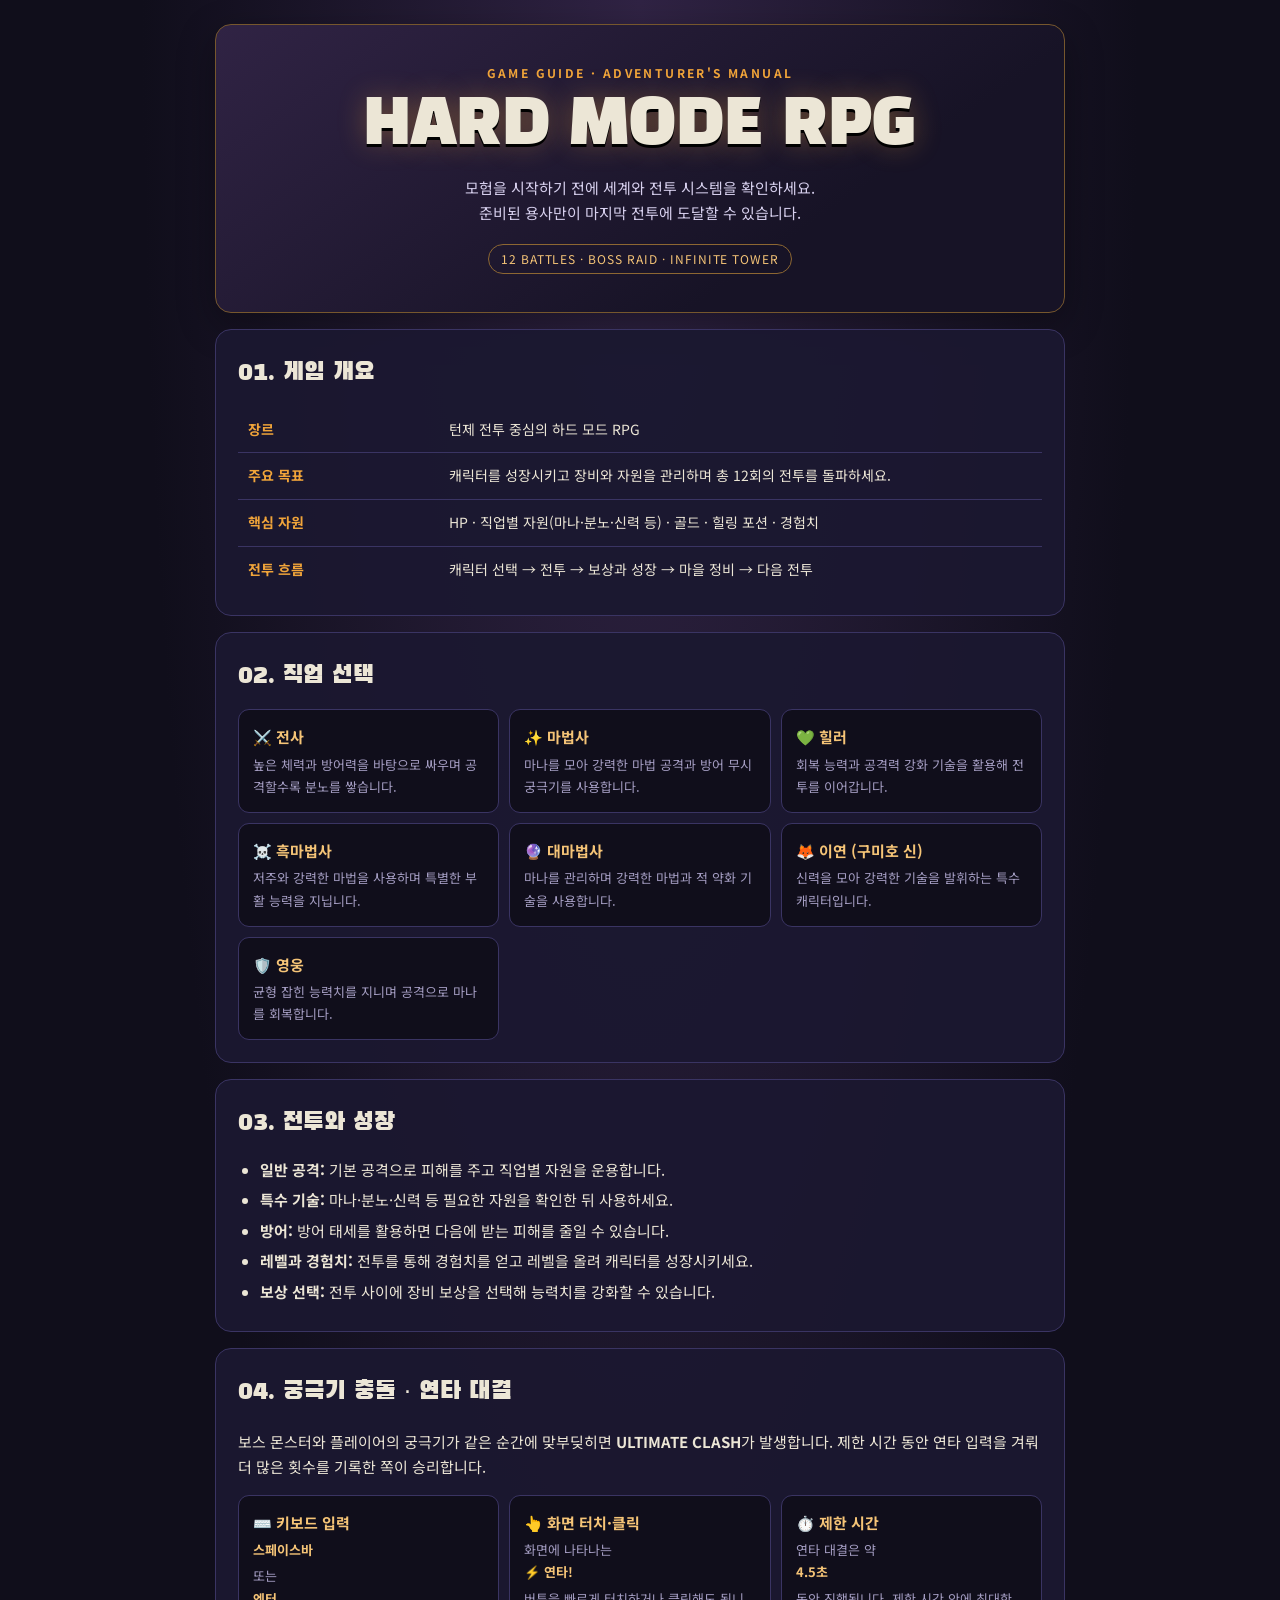
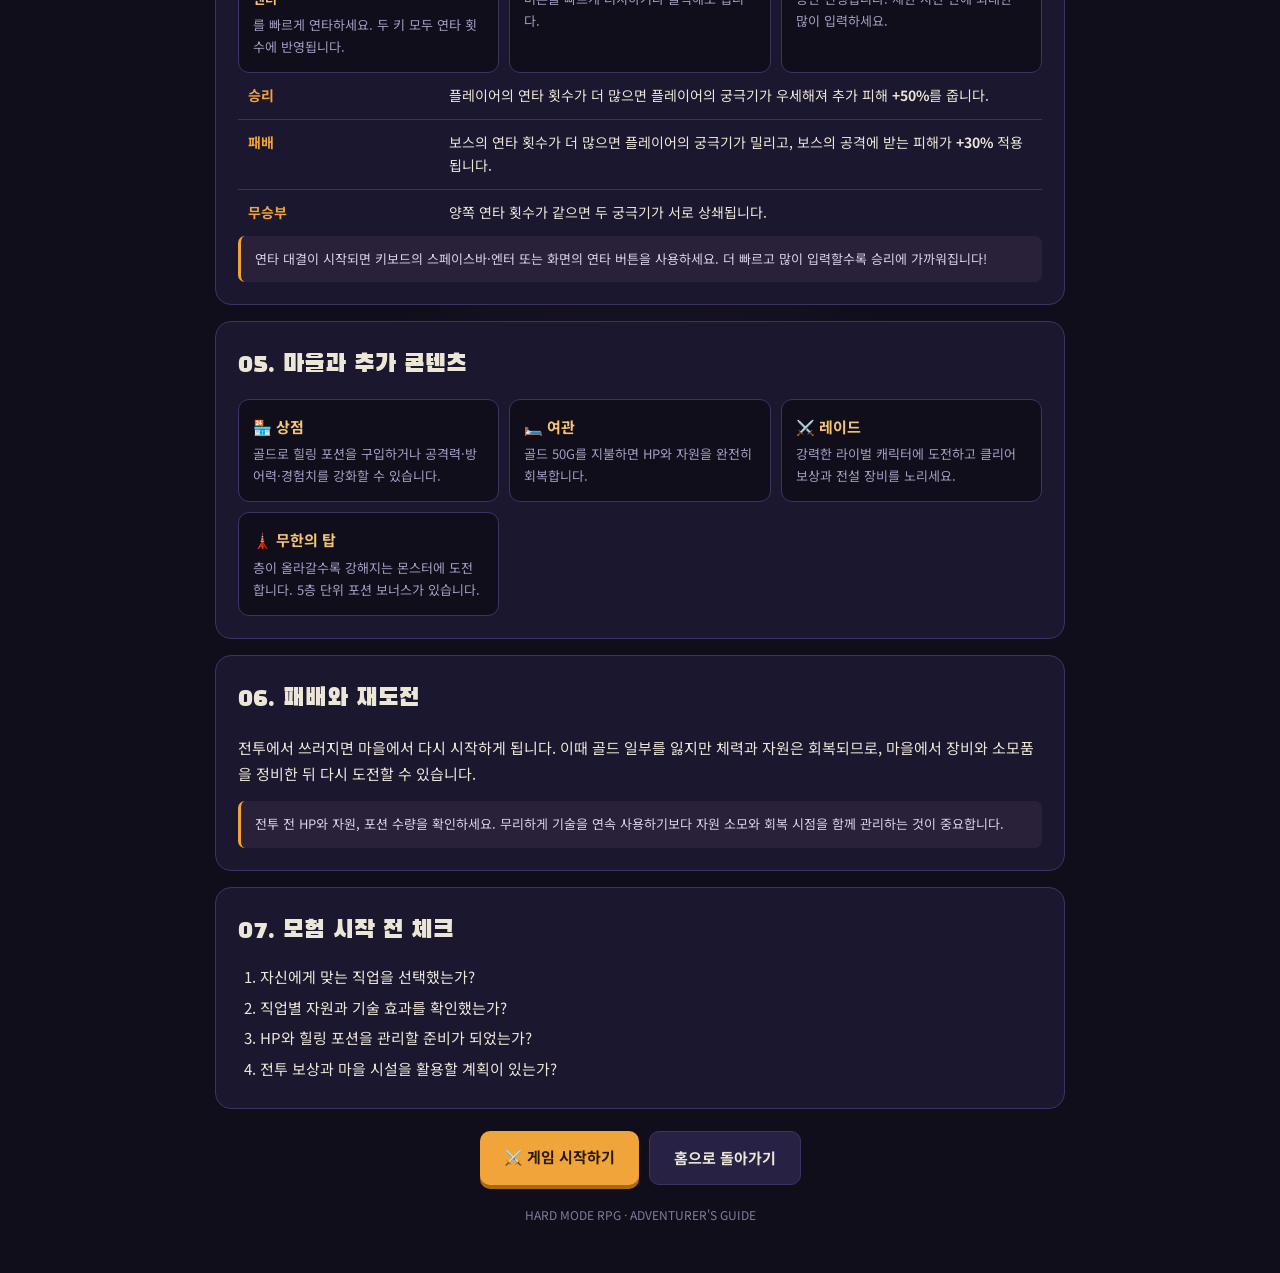
<file: docs/games/guide.html>
<!doctype html>
<html lang="ko">
<head>
<meta charset="utf-8">
<meta name="viewport" content="width=device-width,initial-scale=1">
<meta name="theme-color" content="#100e1b">
<title>하드 모드 RPG | 게임 안내</title>
<link rel="preconnect" href="https://fonts.googleapis.com">
<link rel="preconnect" href="https://fonts.gstatic.com" crossorigin>
<link href="https://fonts.googleapis.com/css2?family=Black+Han+Sans&family=Noto+Sans+KR:wght@400;500;700&display=swap" rel="stylesheet">
<style>
:root{color-scheme:dark;--bg:#100e1b;--surface:#1b1830;--surface2:#272243;--line:#3a3463;--fg:#ece6d6;--muted:#a49dc2;--ember:#f0a43a;--red:#e0533f}
*{box-sizing:border-box}body{margin:0;padding:24px 16px 48px;background:radial-gradient(ellipse at 50% 0%,#302344 0%,var(--bg) 55%);color:var(--fg);font:15px/1.7 "Noto Sans KR",sans-serif}
main{max-width:850px;margin:auto;display:grid;gap:16px}.hero,.panel{background:rgba(27,24,48,.94);border:1px solid var(--line);border-radius:16px;padding:22px}
.hero{text-align:center;padding:38px 22px;background:linear-gradient(145deg,#302344,#171326 70%);border-color:#76572d;box-shadow:0 12px 38px #0005}
.eyebrow{margin:0 0 8px;color:var(--ember);font-size:12px;font-weight:700;letter-spacing:.2em}
h1,h2{font-family:"Black Han Sans",sans-serif;font-weight:400;margin:0}h1{font-size:clamp(38px,8vw,62px);line-height:1.15;text-shadow:0 3px 0 #000,0 0 28px #f0a43a55}h2{font-size:25px;margin-bottom:12px}
.lead{color:#d7d0ee;margin:12px auto 0;max-width:55ch}.tag{display:inline-block;margin-top:18px;padding:4px 12px;border:1px solid #8d6732;border-radius:999px;color:#f5c477;font-size:12px;letter-spacing:.08em}
table{width:100%;border-collapse:collapse;font-size:14px}th,td{text-align:left;padding:11px 10px;border-bottom:1px solid var(--line);vertical-align:top}th{color:var(--ember);width:25%;font-weight:700}tr:last-child td,tr:last-child th{border-bottom:0}
.grid{display:grid;grid-template-columns:repeat(auto-fit,minmax(220px,1fr));gap:10px}.card{padding:14px;background:#100e1b;border:1px solid var(--line);border-radius:11px}.card b{display:block;color:#f5c477;margin-bottom:4px}.card p{margin:0;color:var(--muted);font-size:13px}
ol,ul{margin:8px 0 0;padding-left:22px}li{margin:5px 0}.note{padding:12px 14px;border-left:3px solid var(--ember);background:#29213a;border-radius:7px;color:#d9d1e9;font-size:13px}
.actions{display:flex;flex-wrap:wrap;justify-content:center;gap:10px;margin-top:6px}.btn{display:inline-block;text-decoration:none;text-align:center;padding:13px 24px;border-radius:10px;font-weight:700}.primary{background:var(--ember);color:#2a1a04;box-shadow:0 4px 0 #a86a14}.secondary{border:1px solid var(--line);background:var(--surface2);color:var(--fg)}
footer{text-align:center;color:#827b9d;font-size:12px;padding-top:4px}
@media(max-width:520px){.hero,.panel{padding:18px}th{width:31%}td,th{padding:9px 7px}}
</style>
</head>
<body>
<main>
<header class="hero">
<p class="eyebrow">GAME GUIDE · ADVENTURER'S MANUAL</p>
<h1>HARD MODE RPG</h1>
<p class="lead">모험을 시작하기 전에 세계와 전투 시스템을 확인하세요.<br>준비된 용사만이 마지막 전투에 도달할 수 있습니다.</p>
<span class="tag">12 BATTLES · BOSS RAID · INFINITE TOWER</span>
</header>

<section class="panel">
<h2>01. 게임 개요</h2>
<table>
<tr><th>장르</th><td>턴제 전투 중심의 하드 모드 RPG</td></tr>
<tr><th>주요 목표</th><td>캐릭터를 성장시키고 장비와 자원을 관리하며 총 12회의 전투를 돌파하세요.</td></tr>
<tr><th>핵심 자원</th><td>HP · 직업별 자원(마나·분노·신력 등) · 골드 · 힐링 포션 · 경험치</td></tr>
<tr><th>전투 흐름</th><td>캐릭터 선택 → 전투 → 보상과 성장 → 마을 정비 → 다음 전투</td></tr>
</table>
</section>

<section class="panel">
<h2>02. 직업 선택</h2>
<div class="grid">
<div class="card"><b>⚔️ 전사</b><p>높은 체력과 방어력을 바탕으로 싸우며 공격할수록 분노를 쌓습니다.</p></div>
<div class="card"><b>✨ 마법사</b><p>마나를 모아 강력한 마법 공격과 방어 무시 궁극기를 사용합니다.</p></div>
<div class="card"><b>💚 힐러</b><p>회복 능력과 공격력 강화 기술을 활용해 전투를 이어갑니다.</p></div>
<div class="card"><b>☠️ 흑마법사</b><p>저주와 강력한 마법을 사용하며 특별한 부활 능력을 지닙니다.</p></div>
<div class="card"><b>🔮 대마법사</b><p>마나를 관리하며 강력한 마법과 적 약화 기술을 사용합니다.</p></div>
<div class="card"><b>🦊 이연 (구미호 신)</b><p>신력을 모아 강력한 기술을 발휘하는 특수 캐릭터입니다.</p></div>
<div class="card"><b>🛡️ 영웅</b><p>균형 잡힌 능력치를 지니며 공격으로 마나를 회복합니다.</p></div>
</div>
</section>

<section class="panel">
<h2>03. 전투와 성장</h2>
<ul>
<li><b>일반 공격:</b> 기본 공격으로 피해를 주고 직업별 자원을 운용합니다.</li>
<li><b>특수 기술:</b> 마나·분노·신력 등 필요한 자원을 확인한 뒤 사용하세요.</li>
<li><b>방어:</b> 방어 태세를 활용하면 다음에 받는 피해를 줄일 수 있습니다.</li>
<li><b>레벨과 경험치:</b> 전투를 통해 경험치를 얻고 레벨을 올려 캐릭터를 성장시키세요.</li>
<li><b>보상 선택:</b> 전투 사이에 장비 보상을 선택해 능력치를 강화할 수 있습니다.</li>
</ul>
</section>

<section class="panel">
<h2>04. 궁극기 충돌 · 연타 대결</h2>
<p>보스 몬스터와 플레이어의 궁극기가 같은 순간에 맞부딪히면 <b>ULTIMATE CLASH</b>가 발생합니다. 제한 시간 동안 연타 입력을 겨뤄 더 많은 횟수를 기록한 쪽이 승리합니다.</p>
<div class="grid">
<div class="card"><b>⌨️ 키보드 입력</b><p><b>스페이스바</b> 또는 <b>엔터</b>를 빠르게 연타하세요. 두 키 모두 연타 횟수에 반영됩니다.</p></div>
<div class="card"><b>👆 화면 터치·클릭</b><p>화면에 나타나는 <b>⚡ 연타!</b> 버튼을 빠르게 터치하거나 클릭해도 됩니다.</p></div>
<div class="card"><b>⏱️ 제한 시간</b><p>연타 대결은 약 <b>4.5초</b> 동안 진행됩니다. 제한 시간 안에 최대한 많이 입력하세요.</p></div>
</div>
<table>
<tr><th>승리</th><td>플레이어의 연타 횟수가 더 많으면 플레이어의 궁극기가 우세해져 추가 피해 <b>+50%</b>를 줍니다.</td></tr>
<tr><th>패배</th><td>보스의 연타 횟수가 더 많으면 플레이어의 궁극기가 밀리고, 보스의 공격에 받는 피해가 <b>+30%</b> 적용됩니다.</td></tr>
<tr><th>무승부</th><td>양쪽 연타 횟수가 같으면 두 궁극기가 서로 상쇄됩니다.</td></tr>
</table>
<div class="note">연타 대결이 시작되면 키보드의 스페이스바·엔터 또는 화면의 연타 버튼을 사용하세요. 더 빠르고 많이 입력할수록 승리에 가까워집니다!</div>
</section>

<section class="panel">
<h2>05. 마을과 추가 콘텐츠</h2>
<div class="grid">
<div class="card"><b>🏪 상점</b><p>골드로 힐링 포션을 구입하거나 공격력·방어력·경험치를 강화할 수 있습니다.</p></div>
<div class="card"><b>🛏️ 여관</b><p>골드 50G를 지불하면 HP와 자원을 완전히 회복합니다.</p></div>
<div class="card"><b>⚔️ 레이드</b><p>강력한 라이벌 캐릭터에 도전하고 클리어 보상과 전설 장비를 노리세요.</p></div>
<div class="card"><b>🗼 무한의 탑</b><p>층이 올라갈수록 강해지는 몬스터에 도전합니다. 5층 단위 포션 보너스가 있습니다.</p></div>
</div>
</section>

<section class="panel">
<h2>06. 패배와 재도전</h2>
<p>전투에서 쓰러지면 마을에서 다시 시작하게 됩니다. 이때 골드 일부를 잃지만 체력과 자원은 회복되므로, 마을에서 장비와 소모품을 정비한 뒤 다시 도전할 수 있습니다.</p>
<div class="note">전투 전 HP와 자원, 포션 수량을 확인하세요. 무리하게 기술을 연속 사용하기보다 자원 소모와 회복 시점을 함께 관리하는 것이 중요합니다.</div>
</section>

<section class="panel">
<h2>07. 모험 시작 전 체크</h2>
<ol>
<li>자신에게 맞는 직업을 선택했는가?</li>
<li>직업별 자원과 기술 효과를 확인했는가?</li>
<li>HP와 힐링 포션을 관리할 준비가 되었는가?</li>
<li>전투 보상과 마을 시설을 활용할 계획이 있는가?</li>
</ol>
</section>

<div class="actions">
<a class="btn primary" href="./index.html">⚔️ 게임 시작하기</a>
<a class="btn secondary" href="/">홈으로 돌아가기</a>
</div>
<footer>HARD MODE RPG · ADVENTURER'S GUIDE</footer>
</main>
</body>
</html>
</file>
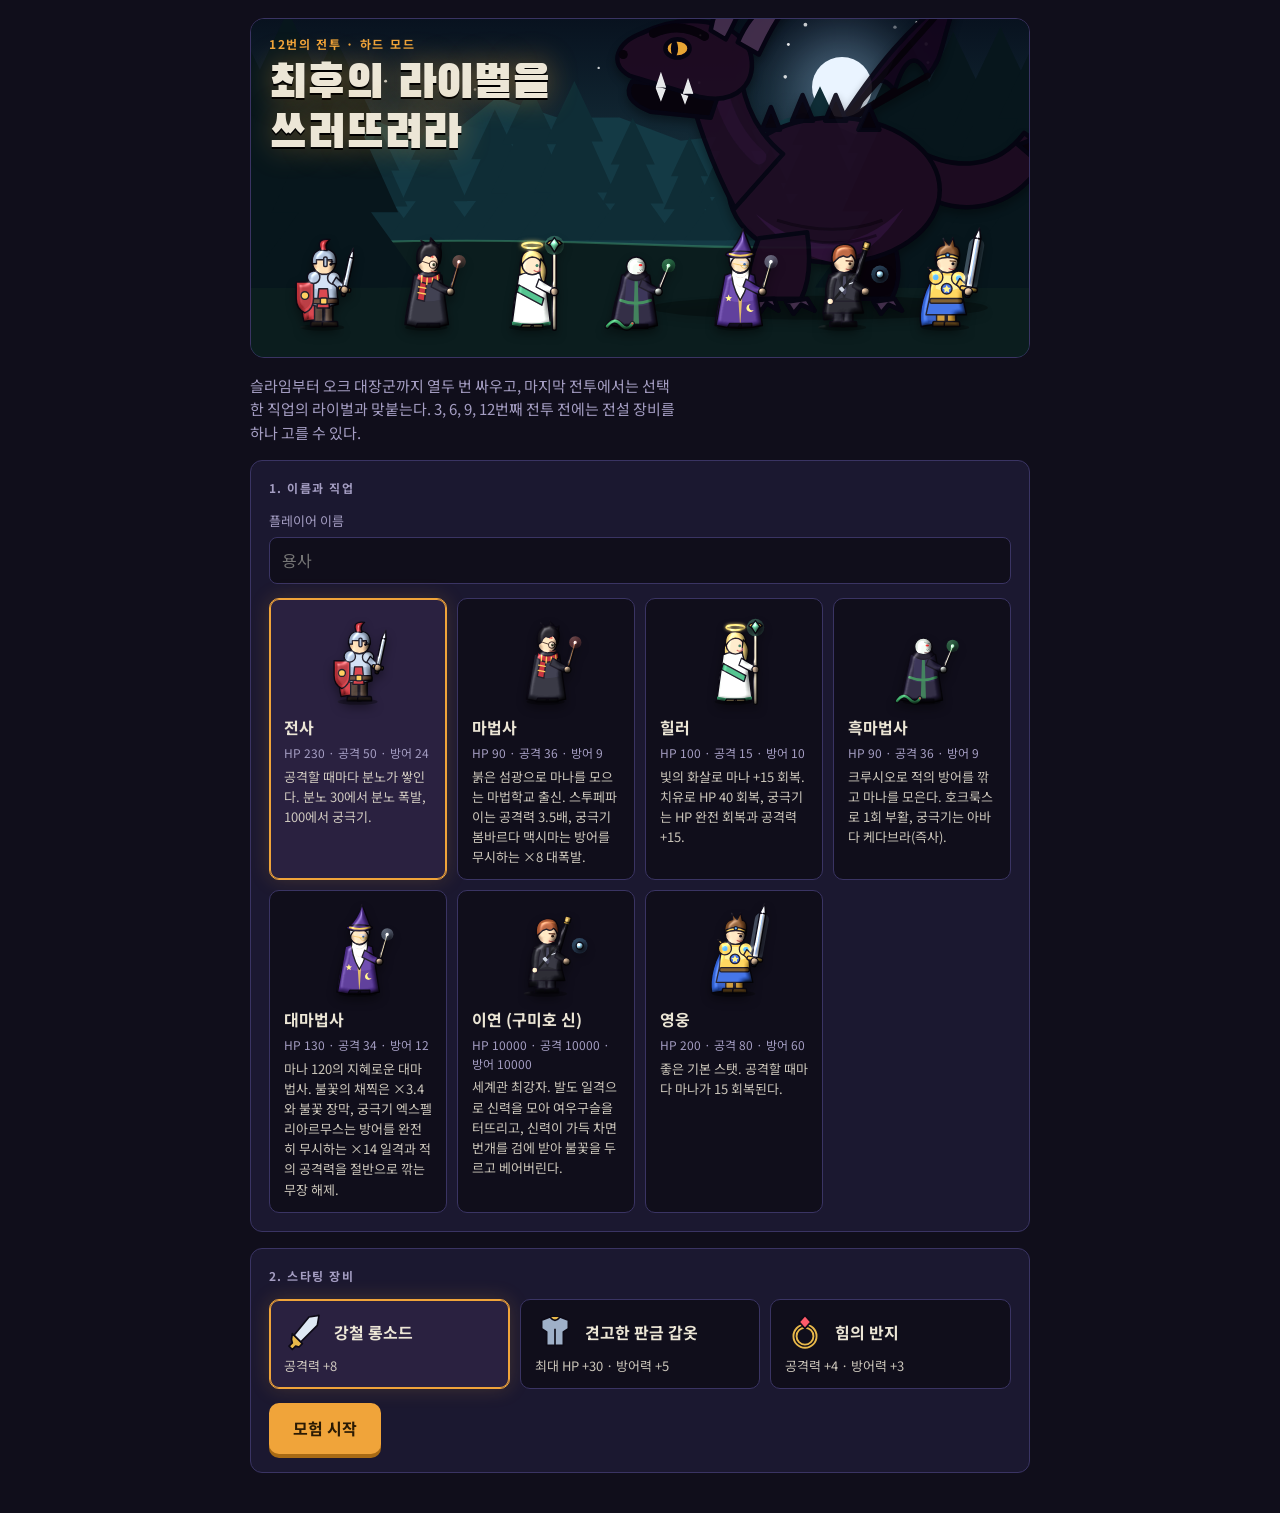
<file: docs/games/하드 모드 RPG (3).html>
<!doctype html><html><head><meta charset=utf8><meta name=viewport content="width=device-width,initial-scale=1,viewport-fit=cover"><style>:root{color-scheme:light;box-sizing:border-box;padding-top:env(safe-area-inset-top,0px);padding-bottom:env(safe-area-inset-bottom,0px)}html{scroll-padding-top:env(safe-area-inset-top,0px)}body{margin:0;padding:0;font:14px -apple-system,BlinkMacSystemFont,sans-serif;background:#faf9f5;color:#141413}img{max-width:100%}[hidden]:not([hidden=until-found i]){display:none!important}</style></head><body>
<svg width="0" height="0" style="position:absolute" aria-hidden="true"><defs>
<filter id="shade" x="-8%" y="-8%" width="116%" height="116%" color-interpolation-filters="sRGB">
 <feGaussianBlur in="SourceAlpha" stdDeviation="2.4" result="b"/>
 <feDiffuseLighting in="b" surfaceScale="4.5" diffuseConstant="1.18" lighting-color="#fff" result="diff"><feDistantLight azimuth="235" elevation="58"/></feDiffuseLighting>
 <feComposite in="SourceGraphic" in2="diff" operator="arithmetic" k1="1" k2="0" k3="0" k4="0" result="lit"/>
 <feSpecularLighting in="b" surfaceScale="4.5" specularConstant=".7" specularExponent="26" lighting-color="#fff" result="spec"><feDistantLight azimuth="235" elevation="52"/></feSpecularLighting>
 <feComposite in="spec" in2="SourceAlpha" operator="in" result="specIn"/>
 <feComposite in="lit" in2="specIn" operator="arithmetic" k1="0" k2="1" k3=".55" k4="0"/>
</filter></defs></svg>
<title>하드 모드 RPG</title>
<link rel="preconnect" href="https://fonts.googleapis.com">
<link rel="preconnect" href="https://fonts.gstatic.com" crossorigin>
<link href="https://fonts.googleapis.com/css2?family=Black+Han+Sans&family=Noto+Sans+KR:wght@400;500;700&display=swap" rel="stylesheet">
<style>
/* Layout: 한 열 콘솔. 위에서부터 HUD → 스테이지(배경 + 두 전사 + 이펙트) → 행동 버튼 → 로그.
   밤하늘 단일 테마로 의도적으로 고정한다. */
:root {
  --bg: #100e1b;
  --surface: #1b1830;
  --surface-2: #272243;
  --line: #3a3463;
  --fg: #ece6d6;
  --muted: #a49dc2;
  --ember: #f0a43a;
  --ember-ink: #2a1a04;
  --blood: #e0533f;
  --hp: #5ec58a;
  --mana: #5aa7f0;
  --rage: #e0533f;
  --shield: #c3cde8;
  --font-display: "Black Han Sans", "Apple SD Gothic Neo", "Malgun Gothic", sans-serif;
  --font-body: "Noto Sans KR", "Apple SD Gothic Neo", "Malgun Gothic", system-ui, sans-serif;
  color-scheme: dark;
}
* { box-sizing: border-box; }
[hidden] { display: none !important; }
html, body { min-height: 100%; }
body { background: var(--bg); color: var(--fg); font-family: var(--font-body); font-size: 15px; line-height: 1.55; padding-inline: 16px; padding-block: 18px 40px; }
#app { max-width: 780px; margin-inline: auto; display: flex; flex-direction: column; gap: 14px; }
.screen { display: flex; flex-direction: column; gap: 16px; }
button { font: inherit; color: inherit; cursor: pointer; }
button:focus-visible, .pick:focus-within, input:focus-visible { outline: 2px solid var(--ember); outline-offset: 2px; }
.y-blade { opacity: 0; transition: opacity .06s; } .y-hilt { transition: opacity .06s; } .drawn .y-blade { opacity: 1; } .drawn .y-hilt { opacity: 0; }
.o { stroke: #0d0a16; stroke-width: 3; stroke-linejoin: round; stroke-linecap: round; }
.art { display: block; width: 100%; height: auto; overflow: visible; filter: url(#shade) drop-shadow(0 5px 5px rgba(0,0,0,.38)); }

/* ---------- 아트 대기 모션 ---------- */
.bob { animation: bob 2.6s ease-in-out infinite; transform-origin: 100px 206px; }
@keyframes bob { 50% { transform: translateY(-3px) scaleY(1.018); } }
.sway { animation: sway 3.2s ease-in-out infinite; }
@keyframes sway { 50% { transform: rotate(-4deg) skewX(2deg); } }
.pulse { animation: pulse 1.6s ease-in-out infinite; }
@keyframes pulse { 50% { transform: scale(1.2); opacity: .65; } }
.slimeb { animation: squish 1.8s ease-in-out infinite; transform-origin: 100px 206px; }
@keyframes squish { 0%, 100% { transform: scale(1.04, .95); } 50% { transform: scale(.96, 1.06); } }
.wing { animation: flap 2.2s ease-in-out infinite; }
@keyframes flap { 50% { transform: rotate(-13deg); } }
.tail { animation: tailw 3s ease-in-out infinite; }
@keyframes tailw { 50% { transform: rotate(5deg); } }
.halo { animation: halo 3s ease-in-out infinite; filter: drop-shadow(0 0 4px #ffe27a); }
@keyframes halo { 50% { transform: translateY(-4px); } }
.blink { animation: blink 4.5s infinite; }
@keyframes blink { 0%, 94%, 100% { transform: scaleY(1); } 97% { transform: scaleY(.1); } }
@media (prefers-reduced-motion: reduce) { .bob, .sway, .pulse, .slimeb, .wing, .tail, .halo, .blink { animation: none; } }

/* ---------- 공통 패널 ---------- */
.eyebrow { margin: 0 0 6px; font-size: 12px; letter-spacing: .14em; color: var(--ember); font-weight: 700; }
h1 { margin: 0; font-family: var(--font-display); font-weight: 400; font-size: clamp(34px, 8vw, 54px); line-height: 1.1; text-wrap: balance; text-shadow: 0 2px 0 #000, 0 0 30px rgba(240,164,58,.45); }
h2 { margin: 0; font-family: var(--font-display); font-weight: 400; font-size: 24px; text-wrap: balance; }
.lead { margin: 6px 0 0; color: var(--muted); max-width: 54ch; }
.panel { background: var(--surface); border: 1px solid var(--line); border-radius: 12px; padding: 18px; display: flex; flex-direction: column; gap: 14px; }
.panel > h3 { margin: 0; font-size: 12px; letter-spacing: .12em; color: var(--muted); font-weight: 700; }
label.field { display: flex; flex-direction: column; gap: 6px; font-size: 13px; color: var(--muted); }
input[type=text] { background: var(--bg); border: 1px solid var(--line); color: var(--fg); border-radius: 8px; padding: 10px 12px; font: inherit; font-size: 16px; width: 100%; }
.btn { background: var(--ember); color: var(--ember-ink); border: 0; border-radius: 10px; padding: 13px 24px; font-weight: 700; font-size: 16px; box-shadow: 0 4px 0 #a86a14; transition: transform .1s, box-shadow .1s; }
.btn:hover { filter: brightness(1.08); }
.btn:active { transform: translateY(3px); box-shadow: 0 1px 0 #a86a14; }

/* ---------- 타이틀 아트 ---------- */
.title-art { position: relative; height: clamp(250px, 50vw, 340px); border-radius: 14px; overflow: hidden; border: 1px solid var(--line); isolation: isolate; }
.title-art .bg { position: absolute; inset: 0; }
.title-art h1 { font-size: clamp(30px, 6.6vw, 46px); }
.title-art .tt { position: absolute; left: 18px; right: 18px; top: 16px; z-index: 4; }
.title-art .ttl-dragon { position: absolute; right: -4%; bottom: 10%; width: 62%; z-index: 1; opacity: .9; }
.title-art .cast { position: absolute; left: 3%; right: 3%; bottom: 7%; z-index: 3; display: flex; gap: 1%; align-items: flex-end; }
.title-art .cast > div { width: 13.2%; }
.title-art .tt .lead { text-shadow: 0 1px 6px #000; color: #d7d0ee; }

/* ---------- 선택 카드 ---------- */
.picks { display: grid; grid-template-columns: repeat(auto-fit, minmax(150px, 1fr)); gap: 10px; }
.pick { position: relative; display: flex; flex-direction: column; gap: 4px; padding: 12px 14px; background: var(--bg); border: 1px solid var(--line); border-radius: 10px; cursor: pointer; min-width: 0; text-align: left; }
.pick input { position: absolute; opacity: 0; inset: 0; cursor: pointer; }
.pick:has(input:checked) { border-color: var(--ember); background: #2a2140; box-shadow: inset 0 0 0 1px var(--ember), 0 0 20px rgba(240,164,58,.18); }
.pick b { font-size: 16px; }
.pick .stats { font-size: 12px; color: var(--muted); font-variant-numeric: tabular-nums; }
.pick .desc { font-size: 13px; opacity: .85; }
.pick .pv { height: 96px; display: flex; justify-content: center; margin-bottom: 4px; }
.pick .pv svg { height: 100%; width: auto; }
.pick .gi { display: flex; align-items: center; gap: 10px; }
.ico { width: 40px; height: 40px; flex: none; }
.legend { background: linear-gradient(180deg, #2d2242, #1c1630); border-color: #7a5a22; animation: glow 2.2s ease-in-out infinite; }
.legend:hover { border-color: var(--ember); transform: translateY(-2px); }
@keyframes glow { 50% { box-shadow: 0 0 22px rgba(240,164,58,.35); } }

/* ---------- HUD ---------- */
.hud { display: flex; flex-direction: column; gap: 8px; }
.hud-row { display: flex; justify-content: space-between; align-items: center; gap: 12px; flex-wrap: wrap; font-size: 13px; color: var(--muted); }
.hud-row b { color: var(--fg); font-variant-numeric: tabular-nums; }
.hud-right { display: flex; gap: 10px; align-items: center; }
.mute { background: var(--surface); border: 1px solid var(--line); border-radius: 8px; padding: 3px 10px; font-size: 13px; color: var(--muted); }
.track { display: grid; grid-template-columns: repeat(12, 1fr); gap: 4px; }
.pip { height: 24px; border-radius: 5px; background: var(--surface); border: 1px solid var(--line); display: grid; place-items: center; font-size: 11px; color: var(--muted); font-variant-numeric: tabular-nums; }
.pip.boss { border-color: #6b4a2a; color: var(--ember); }
.pip.final { border-color: var(--blood); color: var(--blood); }
.pip.done { background: #2d3a3a; color: var(--hp); border-color: #3c5a4c; }
.pip.now { background: var(--ember); color: var(--ember-ink); border-color: var(--ember); font-weight: 700; box-shadow: 0 0 12px rgba(240,164,58,.6); }
.pip.now.final { background: var(--blood); color: #fff; border-color: var(--blood); box-shadow: 0 0 12px rgba(224,83,63,.7); }

/* ---------- 스테이지 ---------- */
.stage { --s: clamp(112px, 25vw, 196px); position: relative; height: clamp(350px, 64vw, 480px); border-radius: 14px; overflow: hidden; border: 1px solid var(--line); background: #0d0b16; isolation: isolate; user-select: none; }
.stage-in { position: absolute; inset: 0; }
.bg { position: absolute; inset: 0; overflow: hidden; }
.bg .sky { position: absolute; inset: 0; }
.bg .cel { position: absolute; border-radius: 50%; transform: translate(-50%, -50%); }
.bg svg { position: absolute; inset: 0; width: 100%; height: 100%; }
.bg .layer { transition: transform 0s; }
.fog { position: absolute; left: -25%; right: -25%; bottom: 12%; height: 30%; background: radial-gradient(closest-side, rgba(255,255,255,.12), transparent); animation: fog 16s ease-in-out infinite alternate; pointer-events: none; }
.fog.f2 { bottom: 4%; height: 22%; animation-duration: 23s; animation-direction: alternate-reverse; opacity: .8; }
@keyframes fog { from { transform: translateX(-6%); } to { transform: translateX(6%); } }
.lava { animation: lava 2.4s ease-in-out infinite; }
@keyframes lava { 50% { opacity: .65; } }
.vignette { position: absolute; inset: 0; background: radial-gradient(120% 95% at 50% 42%, transparent 52%, rgba(0,0,0,.6)); pointer-events: none; z-index: 4; }
.fighter { position: absolute; bottom: 13%; width: var(--s); z-index: 3; }
.fighter.p { left: 6%; }
.fighter.m { right: 6%; }
.fighter.m.boss { width: calc(var(--s) * 1.22); }
.fighter.m.dragon { width: calc(var(--s) * 2); right: 0; }
.fighter .mover, .fighter .flasher { will-change: transform; }
.fighter.m .art { transform: scaleX(-1); }
.fighter.m .art, .title-art .ttl-dragon .art { filter: drop-shadow(0 5px 5px rgba(0,0,0,.38)) saturate(1.1) contrast(1.06); }
.fighter .aura { position: absolute; left: 50%; top: 52%; width: 150%; aspect-ratio: 1; border-radius: 50%; transform: translate(-50%, -50%); pointer-events: none; mix-blend-mode: screen; }
.fighter .bubble { position: absolute; left: 50%; top: 52%; width: 125%; aspect-ratio: 1; transform: translate(-50%, -50%); border-radius: 50%; border: 3px solid rgba(190,215,255,.9); background: radial-gradient(circle, rgba(150,190,255,.05) 40%, rgba(150,190,255,.35)); box-shadow: 0 0 24px rgba(150,190,255,.7), inset 0 0 28px rgba(150,190,255,.5); animation: bub 2s ease-in-out infinite; pointer-events: none; }
@keyframes bub { 50% { transform: translate(-50%, -50%) scale(1.04); opacity: .8; } }
canvas.cv { position: absolute; inset: 0; width: 100%; height: 100%; z-index: 5; pointer-events: none; }
.fxl { position: absolute; inset: 0; z-index: 7; pointer-events: none; overflow: hidden; }
.fnum { position: absolute; font-family: var(--font-display); font-size: 28px; color: #fff; white-space: nowrap; text-shadow: 2px 2px 0 #000, -2px -2px 0 #000, 2px -2px 0 #000, -2px 2px 0 #000, 0 0 14px rgba(0,0,0,.6); animation: fnum 1s cubic-bezier(.2,.8,.3,1) forwards; }
.fnum.dmg { color: #ffd9d2; }
.fnum.big { font-size: 46px; color: #ffb347; }
.fnum.heal { color: #7dffb0; }
.fnum.absorb { color: #bcd0ff; }
.fnum.lvl { color: #ffe27a; font-size: 34px; }
@keyframes fnum { 0% { transform: translate(-50%, -30%) scale(.4); opacity: 0; } 14% { transform: translate(-50%, -80%) scale(1.3); opacity: 1; } 100% { transform: translate(-50%, -230%) scale(1); opacity: 0; } }
.slash { position: absolute; pointer-events: none; overflow: visible; }
.ring { position: absolute; border-radius: 50%; border: 4px solid #fff; transform: translate(-50%, -50%); pointer-events: none; }
.pillar { position: absolute; top: 0; bottom: 0; transform: translateX(-50%); pointer-events: none; mix-blend-mode: screen; }
.flash { position: absolute; inset: 0; z-index: 9; opacity: 0; pointer-events: none; }
.plate { position: absolute; top: 10px; z-index: 6; width: min(47%, 280px); background: rgba(10,8,20,.74); backdrop-filter: blur(4px); border: 1px solid rgba(255,255,255,.14); border-radius: 10px; padding: 8px 10px; display: flex; flex-direction: column; gap: 5px; }
.plate.p { left: 10px; }
.plate.m { right: 10px; }
.plate.m.boss { border-color: rgba(224,83,63,.7); box-shadow: 0 0 18px rgba(224,83,63,.3); }
.plate .nm { display: flex; justify-content: space-between; align-items: baseline; gap: 8px; min-width: 0; }
.plate .nm b { font-size: 14px; overflow-wrap: anywhere; line-height: 1.25; }
.plate .nm span { font-size: 11px; color: var(--muted); white-space: nowrap; }
.bar { position: relative; height: 13px; border-radius: 7px; background: #05040b; overflow: hidden; border: 1px solid rgba(255,255,255,.08); }
.bar.thin { height: 13px; }
.bar.xs { height: 5px; }
.bar i { position: absolute; inset: 0 auto 0 0; width: 100%; transition: width .3s ease; }
.bar .ghost { background: #f1e6a8; transition: width .8s ease .35s; opacity: .85; }
.bar .hp { background: linear-gradient(#7bdca3, #3da872); }
.bar.low .hp { background: linear-gradient(#ff8070, #d23a2a); }
.bar .rs.mana { background: linear-gradient(#7ec0ff, #3a82d8); }
.bar .rs.rage { background: linear-gradient(#ff8a70, #d6402e); }
.bar .sh { background: linear-gradient(#e3ecff, #9fb4e0); }
.bar .xp { background: linear-gradient(#ffe27a, #e0a82a); }
.bar .num { position: absolute; inset: 0; display: grid; place-items: center; font-size: 10px; font-weight: 700; color: #fff; text-shadow: 0 1px 2px #000, 0 0 3px #000; font-variant-numeric: tabular-nums; letter-spacing: .02em; z-index: 2; }
.plate .stat { display: flex; gap: 10px; font-size: 11px; color: var(--muted); font-variant-numeric: tabular-nums; flex-wrap: wrap; }
.plate .warn { font-size: 11px; color: #ff8a70; font-weight: 700; min-height: 15px; }
.pill { position: absolute; top: 10px; left: 50%; transform: translateX(-50%); z-index: 6; font-size: 11px; font-weight: 700; letter-spacing: .12em; padding: 3px 12px; border-radius: 999px; background: rgba(10,8,20,.7); border: 1px solid rgba(255,255,255,.15); color: var(--muted); white-space: nowrap; }
.pill.me { color: var(--ember); border-color: rgba(240,164,58,.55); }
.pill.en { color: #ff8a70; border-color: rgba(224,83,63,.55); }
@media (max-width: 560px) { .pill { top: auto; bottom: 62px; } }
.banner { position: absolute; left: 0; right: 0; top: 34%; z-index: 8; text-align: center; font-family: var(--font-display); font-size: clamp(30px, 8vw, 62px); letter-spacing: .04em; pointer-events: none; opacity: 0; color: #fff; text-shadow: 0 4px 24px rgba(0,0,0,.9), 0 0 36px currentColor; line-height: 1.1; }
.banner small { display: block; font-family: var(--font-body); font-size: .3em; letter-spacing: .3em; font-weight: 700; margin-top: 6px; opacity: .9; }
.banner.show { animation: banner 1.7s ease forwards; }
@keyframes banner { 0% { opacity: 0; transform: translateX(-70px) scale(1.15); } 18% { opacity: 1; transform: none; } 80% { opacity: 1; transform: none; } 100% { opacity: 0; transform: translateX(70px); } }
.caption { position: absolute; left: 12px; right: 12px; bottom: 9px; z-index: 6; text-align: center; font-size: 13px; background: rgba(10,8,20,.64); border-radius: 8px; padding: 5px 10px; min-height: 29px; overflow-wrap: anywhere; }

/* ---------- 행동 ---------- */
.actions { display: grid; grid-template-columns: repeat(4, 1fr); gap: 8px; }
@media (max-width: 560px) { .actions { grid-template-columns: 1fr 1fr; } }
.abtn { position: relative; background: var(--surface-2); border: 1px solid var(--line); border-radius: 10px; padding: 10px 8px 9px; display: flex; flex-direction: column; gap: 1px; align-items: center; text-align: center; min-width: 0; box-shadow: 0 3px 0 #0b0916; transition: transform .08s, border-color .15s; }
.abtn .bi { width: 22px; height: 22px; margin-bottom: 2px; color: var(--muted); }
.abtn b { font-size: 14px; line-height: 1.25; }
.abtn small { font-size: 11px; color: var(--muted); }
.abtn kbd { position: absolute; top: 5px; right: 7px; font: 10px var(--font-body); color: var(--muted); opacity: .6; }
.abtn:hover:not(:disabled) { border-color: var(--ember); transform: translateY(-1px); }
.abtn:active:not(:disabled) { transform: translateY(2px); box-shadow: none; }
.abtn:hover:not(:disabled) .bi { color: var(--ember); }
.abtn.ult:not(:disabled) { border-color: var(--ember); animation: ult 1.5s ease-in-out infinite; }
.abtn.ult:not(:disabled) .bi { color: var(--ember); }
@keyframes ult { 50% { box-shadow: 0 3px 0 #0b0916, 0 0 18px rgba(240,164,58,.55); } }
.abtn:disabled { opacity: .38; cursor: not-allowed; }
.next { display: flex; justify-content: center; }
.log { background: #0b0914; border: 1px solid var(--line); border-radius: 10px; height: 170px; overflow-y: auto; padding: 10px 14px; font-size: 13px; }
.log p { margin: 0 0 3px; overflow-wrap: anywhere; }
.log .act { color: var(--fg); margin-top: 7px; }
.log .dmg { color: #e8a79b; padding-left: 1.2em; }
.log .good { color: var(--hp); }
.log .lvl { color: var(--ember); font-weight: 700; }
.log .sys { color: var(--muted); }
.log .bad { color: var(--blood); font-weight: 700; }
.log .div { border-top: 1px dashed var(--line); margin: 9px 0 5px; padding-top: 7px; color: var(--ember); font-weight: 700; }

/* ---------- 보상 / 결과 ---------- */
.reward-stage { position: relative; height: 150px; border-radius: 12px; overflow: hidden; border: 1px solid var(--line); display: grid; place-items: center; background: radial-gradient(circle at 50% 120%, #4a3512, #17121f 70%); }
.reward-stage .art { height: 130px; width: auto; }
.result-art { position: relative; height: 190px; border-radius: 14px; overflow: hidden; border: 1px solid var(--line); display: grid; place-items: end center; padding-bottom: 14px; isolation: isolate; }
.result-art .bg { position: absolute; inset: 0; z-index: -1; }
.result-art .art { height: 150px; width: auto; }
.result-art.lose .art { filter: grayscale(1) brightness(.55); transform: rotate(84deg) translate(-8px, 10px); transform-origin: 50% 100%; }
.result-title { font-family: var(--font-display); font-size: clamp(30px, 7vw, 46px); line-height: 1.15; margin: 0; text-wrap: balance; }
.result-title.win { color: var(--ember); text-shadow: 0 0 28px rgba(240,164,58,.5); }
.result-title.lose { color: var(--blood); }
dl.stats-list { margin: 0; display: grid; grid-template-columns: auto 1fr; gap: 8px 18px; font-variant-numeric: tabular-nums; }
dl.stats-list dt { color: var(--muted); }
dl.stats-list dd { margin: 0; overflow-wrap: anywhere; }
#confetti { position: fixed; inset: 0; width: 100%; height: 100%; pointer-events: none; z-index: 50; }

.title-art .ttl-dragon .art{transform:scaleX(-1)}

</style>
<div id="app">

  <section id="screen-setup" class="screen">
    <div class="title-art" id="title-art">
      <div class="bg" id="title-bg"></div>
      <div class="ttl-dragon" id="title-dragon"></div>
      <div class="tt">
        <p class="eyebrow">12번의 전투 · 하드 모드</p>
        <h1>최후의 라이벌을<br>쓰러뜨려라</h1>
      </div>
      <div class="cast" id="title-cast"></div>
    </div>
    <p class="lead" style="margin:0">슬라임부터 오크 대장군까지 열두 번 싸우고, 마지막 전투에서는 선택한 직업의 라이벌과 맞붙는다. 3, 6, 9, 12번째 전투 전에는 전설 장비를 하나 고를 수 있다.</p>

    <div class="panel">
      <h3>1. 이름과 직업</h3>
      <label class="field" for="name">플레이어 이름
        <input id="name" type="text" maxlength="12" placeholder="용사" autocomplete="off">
      </label>
      <div class="picks" id="jobs"></div>
    </div>

    <div class="panel">
      <h3>2. 스타팅 장비</h3>
      <div class="picks" id="gear-start"></div>
      <div><button class="btn" id="btn-start" type="button">모험 시작</button></div>
    </div>
  </section>

  <section id="hud" class="hud" hidden>
    <div class="hud-row">
      <span>전투 <b id="hud-turn">1</b> / 12 · 처치 <b id="hud-kills">0</b> · <span id="hud-area"></span></span>
      <span class="hud-right"><span>🧪 포션 <b id="hud-potion">10</b></span><button class="mute" id="btn-mute" type="button" aria-pressed="true">🔊 소리</button></span>
    </div>
    <div class="track" id="track" aria-label="전투 진행"></div>
  </section>

  <section id="screen-reward" class="screen" hidden>
    <div>
      <h2 id="reward-title">전설 장비 선택</h2>
      <p class="lead" id="reward-sub"></p>
    </div>
    <div class="reward-stage" id="reward-stage"></div>
    <div class="picks" id="reward-picks"></div>
  </section>

  <section id="screen-battle" class="screen" hidden>
    <div class="stage" id="stage">
      <div class="stage-in" id="stage-in">
        <div class="bg" id="bg"></div>
        <div class="fog"></div><div class="fog f2"></div>
        <div class="fighter p" id="f-p"><div class="mover"><div class="flasher"></div></div></div>
        <div class="fighter m" id="f-m"><div class="mover"><div class="flasher"></div></div></div>
        <div class="vignette"></div>
      </div>
      <canvas class="cv" id="cv"></canvas>
      <div class="fxl" id="fxl"></div>
      <div class="plate p" id="plate-p"></div>
      <div class="plate m" id="plate-m"></div>
      <div class="pill" id="pill"></div>
      <div class="banner" id="banner"></div>
      <div class="caption" id="caption"></div>
      <div class="flash" id="flash"></div>
    </div>
    <div class="actions" id="actions">
      <button class="abtn" type="button" id="a-attack"><kbd>1</kbd><span id="i-attack"></span><b>공격</b><small id="a-attack-sub"></small></button>
      <button class="abtn" type="button" id="a-special"><kbd>2</kbd><span id="i-special"></span><b id="a-special-name"></b><small id="a-special-sub"></small></button>
      <button class="abtn ult" type="button" id="a-ult"><kbd>3</kbd><span id="i-ult"></span><b id="a-ult-name"></b><small id="a-ult-sub"></small></button>
      <button class="abtn" type="button" id="a-potion"><kbd>4</kbd><span id="i-potion"></span><b>힐링 포션</b><small id="a-potion-sub"></small></button>
    </div>
    <div class="next" id="next-wrap" hidden><button class="btn" type="button" id="btn-next">다음 전투 ▶</button></div>
    <div class="log" id="log" role="log" aria-live="off"></div>
  </section>

  <section id="screen-result" class="screen" hidden>
    <div class="result-art" id="result-art"><div class="bg" id="result-bg"></div><div id="result-sprite"></div></div>
    <h2 class="result-title" id="result-title"></h2>
    <div class="panel"><dl class="stats-list" id="result-stats"></dl></div>
    <div><button class="btn" type="button" id="btn-restart">다시 도전</button></div>
  </section>
</div>
<canvas id="confetti"></canvas>

<script>
(function () {
"use strict";
/* ---------- 캐릭터 / 몬스터 SVG 아트 ---------- */
const svg = (vb, inner, cls) => `<svg viewBox="${vb}" class="art ${cls || ""}" aria-hidden="true">${inner}</svg>`;
const SH = (cx, rx) => `<ellipse cx="${cx}" cy="208" rx="${rx}" ry="7" fill="#000" opacity=".32"/>`;

const ART = {
  warrior() {
    return svg("0 0 200 220", `${SH(100, 46)}
<g class="bob">
 <g class="sway" style="transform-origin:84px 98px"><path class="o" d="M84 98C60 118 54 168 62 196L100 190L106 104Z" fill="#c4323a"/><path d="M82 106C70 134 66 164 70 188" stroke="#8c2027" stroke-width="5" fill="none" stroke-linecap="round"/></g>
 <rect class="o" x="84" y="154" width="17" height="46" rx="7" fill="#4b3a30"/><rect class="o" x="105" y="154" width="17" height="46" rx="7" fill="#4b3a30"/>
 <path class="o" d="M79 196h26q3 0 3 5v5H76v-5q0-5 3-5z" fill="#2a211c"/><path class="o" d="M103 196h26q3 0 3 5v5h-32v-5q0-5 3-5z" fill="#2a211c"/>
 <path class="o" d="M76 100Q102 89 128 100L133 160Q103 170 71 160Z" fill="#9fb0c8"/>
 <path d="M84 104Q102 98 119 104L121 128Q102 134 84 128Z" fill="#dce6f3" opacity=".5"/>
 <path class="o" d="M93 128h18l4 40H89z" fill="#c4323a"/>
 <rect class="o" x="73" y="148" width="60" height="11" rx="4" fill="#5b3f2e"/><rect class="o" x="96" y="147" width="14" height="13" rx="3" fill="#e8b84a"/>
 <path class="o" d="M46 114h36v34q0 22-18 30Q46 170 46 148z" fill="#c4323a"/><path d="M51 119h26v29q0 15-13 23Q51 163 51 148z" fill="#8c2027" opacity=".55"/><circle class="o" cx="64" cy="142" r="8" fill="#e8b84a"/>
 <circle class="o" cx="104" cy="74" r="24" fill="#f0c9a0"/>
 <path class="o" d="M79 76Q78 46 104 46Q131 46 129 76L120 76V68H88V76Z" fill="#9fb0c8"/>
 <rect class="o" x="103" y="62" width="7" height="20" rx="3" fill="#9fb0c8"/>
 <circle cx="118" cy="77" r="3.2" fill="#0d0a16"/><path d="M112 70l10 2" stroke="#0d0a16" stroke-width="2.5" stroke-linecap="round"/>
 <path class="o sway" style="transform-origin:100px 48px" d="M97 48Q86 22 116 26Q104 36 110 49Z" fill="#c4323a"/>
 <circle class="o" cx="82" cy="104" r="13" fill="#9fb0c8"/><circle class="o" cx="124" cy="106" r="13" fill="#b8c6da"/>
 <g class="weapon" data-base="rotate(12deg)" style="transform-origin:146px 130px;transform:rotate(12deg)">
   <path class="o" d="M124 108L148 124L141 136L119 122Z" fill="#9fb0c8"/>
   <rect class="o" x="141" y="62" width="10" height="66" rx="2" fill="#e6eef8"/>
   <path class="o" d="M141 62L146 42L151 62Z" fill="#e6eef8"/>
   <path d="M146 66V122" stroke="#9fb0c8" stroke-width="2"/>
   <rect class="o" x="133" y="125" width="26" height="8" rx="3" fill="#e8b84a"/>
   <rect class="o" x="142" y="132" width="8" height="12" rx="3" fill="#5b3f2e"/>
   <circle class="o" cx="146" cy="130" r="8" fill="#f0c9a0"/>
 </g>
</g>`);
  },

  wizard() {
    return svg("0 0 200 220", `${SH(100, 44)}
<g class="bob">
 <g class="sway" style="transform-origin:82px 100px"><path class="o" d="M82 100C64 132 58 180 56 202L96 198L104 104Z" fill="#14141c"/></g>
 <path class="o" d="M74 100Q102 86 132 100L146 202Q102 214 58 202Z" fill="#23232f"/>
 <path d="M84 112Q102 106 124 112L130 150Q102 158 80 150Z" fill="#33334a" opacity=".5"/>
 <path class="o" d="M82 200h24v8H78z M104 200h24v8h-28z" fill="#12121a"/>
 <path class="o" d="M88 108l-7 42l15 4l5-40z" fill="#b3202a"/><path d="M84 124l15 3M83 136l15 3" stroke="#e8b84a" stroke-width="3" stroke-linecap="round"/>
 <path class="o" d="M82 94Q104 112 128 94L130 108Q104 126 80 108Z" fill="#b3202a"/>
 <path d="M91 101l-1 13M102 106l-1 13M113 106l0 13M123 101l1 12" stroke="#e8b84a" stroke-width="3" stroke-linecap="round"/>
 <circle class="o" cx="104" cy="74" r="22" fill="#f4d2ae"/>
 <path class="o" d="M82 78Q75 42 98 35Q110 29 121 35Q137 42 128 76Q124 60 116 56Q110 64 100 58Q92 62 90 72Q86 74 82 78Z" fill="#15131a"/>
 <path class="o" d="M94 38l-5-10l11 6zM108 33l1-11l9 10zM122 40l9-6l-2 13z" fill="#15131a"/>
 <path d="M109 63l4-3l-1 4l4-2" stroke="#d9453a" stroke-width="1.8" fill="none" stroke-linecap="round" stroke-linejoin="round"/>
 <circle cx="114" cy="78" r="7.5" fill="#fff" fill-opacity=".35" stroke="#2a1a14" stroke-width="2.2"/><circle cx="115.5" cy="78" r="2.8" fill="#1d2a14"/><circle cx="116.3" cy="77" r=".9" fill="#fff"/>
 <path d="M121.5 77h4M106.5 76L91 71" stroke="#2a1a14" stroke-width="2" stroke-linecap="round"/>
 <path d="M110 91Q116 94 122 91" stroke="#b5584f" stroke-width="2.3" fill="none" stroke-linecap="round"/>
 <path class="o" d="M116 108L148 126L142 140L110 124Z" fill="#23232f"/>
 <g class="weapon" data-base="none" style="transform-origin:150px 132px">
   <rect class="o" x="148" y="70" width="5" height="64" rx="2" fill="#8a5a2e" transform="rotate(16 150 132)"/>
   <g class="pulse" style="transform-origin:168px 72px"><circle cx="168" cy="72" r="14" fill="#ff8a7a" opacity=".3"/></g>
   <circle cx="168" cy="72" r="3.6" fill="#ffd9d0"/>
   <circle class="o" cx="150" cy="134" r="8" fill="#f4d2ae"/>
 </g>
</g>`);
  },

  healer() {
    return svg("0 0 200 220", `${SH(100, 44)}
<g class="bob">
 <g class="sway" style="transform-origin:84px 98px"><path class="o" d="M84 98C66 128 62 176 66 200L100 196L104 102Z" fill="#cfe9dc"/></g>
 <path class="o" d="M80 70Q74 112 88 132L102 100Z" fill="#f1d27a"/>
 <path class="o" d="M76 100Q102 88 130 100L142 202Q102 212 62 202Z" fill="#f4f8f5"/>
 <path d="M84 108Q102 100 124 108L128 140Q102 148 82 140Z" fill="#fff" opacity=".6"/>
 <path class="o" d="M76 120L128 148L124 162L72 134Z" fill="#3fae7a"/>
 <path d="M62 196Q102 206 142 196L142 203Q102 213 62 203Z" fill="#3fae7a"/>
 <path class="o" d="M84 202h22v6H80z M104 202h22v6h-26z" fill="#c9b27a"/>
 <circle class="o" cx="104" cy="78" r="21" fill="#f6d5b6"/>
 <path class="o" d="M82 80Q78 48 104 48Q132 48 127 82Q120 62 104 62Q90 64 82 80Z" fill="#f1d27a"/>
 <path class="o" d="M122 66Q142 84 128 118Q118 104 120 82Z" fill="#f1d27a"/>
 <circle cx="114" cy="80" r="3.2" fill="#2c6a52"/><circle cx="120" cy="88" r="4" fill="#ff9aa8" opacity=".5"/>
 <path d="M108 90Q113 94 118 91" stroke="#b5584f" stroke-width="2.4" fill="none" stroke-linecap="round"/>
 <g class="halo" style="transform-origin:104px 38px"><ellipse cx="104" cy="38" rx="21" ry="6" fill="none" stroke="#ffe27a" stroke-width="4"/></g>
 <path class="o" d="M118 108L148 126L142 140L112 124Z" fill="#f4f8f5"/>
 <g class="weapon" data-base="none" style="transform-origin:150px 132px">
   <rect class="o" x="146" y="56" width="8" height="158" rx="3" fill="#e8dcc0"/>
   <g class="pulse" style="transform-origin:150px 38px"><circle cx="150" cy="38" r="20" fill="#79e0b0" opacity=".3"/></g>
   <path class="o" d="M134 34Q142 24 150 30Q158 24 166 34Q158 40 150 44Q142 40 134 34Z" fill="#e8b84a"/>
   <path class="o" d="M150 22l10 14-10 16-10-16z" fill="#79e0b0"/><path d="M146 30l4-4 2 8z" fill="#fff" opacity=".7"/>
   <circle class="o" cx="150" cy="134" r="8" fill="#f6d5b6"/>
 </g>
</g>`);
  },

  archmage() {
    return svg("0 0 200 220", `${SH(100, 44)}
<g class="bob">
 <g class="sway" style="transform-origin:82px 100px"><path class="o" d="M80 100C60 134 54 182 52 204L98 200L106 104Z" fill="#2a1a52"/></g>
 <path class="o" d="M72 100Q102 86 134 100L150 204Q102 216 54 204Z" fill="#4a2a86"/>
 <path d="M84 112Q104 106 126 112L132 152Q104 160 80 152Z" fill="#6a46b0" opacity=".5"/>
 <path d="M97 102L104 206L111 102Z" fill="#e0b84a" opacity=".85"/>
 <path d="M80 140l2 5l5 .5l-4 3.5l1.2 5l-4.2-2.8l-4.2 2.8l1.2-5l-4-3.5l5-.5z" fill="#ffe27a"/>
 <path d="M126 160a8 8 0 1 0 6 12a6 6 0 1 1-6-12z" fill="#ffe27a"/>
 <path class="o" d="M82 200h24v8H78z M104 200h24v8h-28z" fill="#1a1230"/>
 <path class="o" d="M86 82Q84 120 104 152Q124 120 124 82Q114 96 104 96Q94 96 86 82Z" fill="#f4f1ea"/>
 <path d="M96 118Q104 130 112 118M92 100Q104 112 116 100" stroke="#d8d4cc" stroke-width="2" fill="none" stroke-linecap="round"/>
 <circle class="o" cx="104" cy="74" r="21" fill="#f4d2ae"/>
 <path class="o" d="M83 80Q74 46 104 42Q134 46 126 80Q124 62 104 58Q86 62 83 80Z" fill="#e8e8f0"/>
 <path class="o" d="M78 56Q100 36 110 4Q122 34 130 56Z" fill="#4a2a86"/>
 <ellipse class="o" cx="104" cy="57" rx="30" ry="7" fill="#3a2070"/>
 <path d="M82 56Q104 63 128 56" stroke="#e0b84a" stroke-width="4" fill="none" stroke-linecap="round"/>
 <path d="M106 80a7 5.5 0 0 0 14 0z" fill="#cfe8ff" fill-opacity=".5" stroke="#d9b25a" stroke-width="2" stroke-linejoin="round"/>
 <path d="M105 80h16M105 79L91 76" stroke="#d9b25a" stroke-width="2" stroke-linecap="round"/>
 <circle cx="113" cy="77" r="2.6" fill="#2a5a9a"/>
 <path d="M104 72l14 1.5" stroke="#d0d0da" stroke-width="3.2" stroke-linecap="round"/>
 <path class="o" d="M116 108L148 126L142 140L110 124Z" fill="#4a2a86"/>
 <g class="weapon" data-base="none" style="transform-origin:150px 132px">
   <rect class="o" x="148" y="70" width="5" height="64" rx="2" fill="#d8c9a0" transform="rotate(16 150 132)"/>
   <g class="pulse" style="transform-origin:168px 72px"><circle cx="168" cy="72" r="14" fill="#cfe8ff" opacity=".35"/></g>
   <circle cx="168" cy="72" r="3.6" fill="#fff"/>
   <circle class="o" cx="150" cy="134" r="8" fill="#f4d2ae"/>
 </g>
</g>`);
  },

  darkwizard() {
    return svg("0 0 200 220", `${SH(100, 44)}
<g class="bob">
 <g class="sway" style="transform-origin:82px 100px"><path class="o" d="M82 100C62 132 54 182 52 204L98 200L104 104Z" fill="#14101f"/></g>
 <path class="o" d="M74 100Q102 86 132 100L148 204Q102 216 54 204Z" fill="#1d1830"/>
 <path d="M84 110Q102 104 124 110L130 160Q102 168 80 160Z" fill="#2d2650" opacity=".6"/>
 <path d="M101 102h6l3 104h-12z" fill="#2f7a4a" opacity=".85"/>
 <path d="M72 152Q102 164 134 152" stroke="#2f7a4a" stroke-width="6" fill="none" stroke-linecap="round"/>
 <path class="o" d="M82 202h24v8H78z M104 202h24v8h-28z" fill="#0d0a16"/>
 <path d="M44 206q14-20 28-4t24-2" stroke="#0d0a16" stroke-width="11" fill="none" stroke-linecap="round"/><path d="M44 206q14-20 28-4t24-2" stroke="#3fae6a" stroke-width="6" fill="none" stroke-linecap="round"/><circle cx="96" cy="200" r="2" fill="#ff3b3b"/>
 <circle class="o" cx="104" cy="82" r="20" fill="#dfe6df"/>
 <ellipse cx="113" cy="79" rx="4" ry="2.2" fill="#ff2a2a"/><path d="M106 72l12 3" stroke="#9aa89f" stroke-width="2.5" stroke-linecap="round"/>
 <path d="M112 89l1.5 2M116 88l1.5 2" stroke="#6a766e" stroke-width="1.6" stroke-linecap="round"/><path d="M107 95Q113 97 119 94" stroke="#7a5a5a" stroke-width="2" fill="none" stroke-linecap="round"/>
 <path class="o" d="M80 100Q104 122 128 100L124 92Q104 108 84 92Z" fill="#14101f"/>
 <path class="o" d="M116 108L148 126L142 140L110 124Z" fill="#1d1830"/>
 <g class="weapon" data-base="none" style="transform-origin:150px 132px">
   <rect class="o" x="148" y="76" width="5" height="62" rx="2" fill="#e8e0c8" transform="rotate(22 150 132)"/>
   <g class="pulse" style="transform-origin:171px 80px"><circle cx="171" cy="80" r="14" fill="#5dff8a" opacity=".3"/></g>
   <circle cx="171" cy="80" r="4" fill="#b6ffcb"/>
   <circle class="o" cx="150" cy="134" r="8" fill="#dfe6df"/>
 </g>
</g>`);
  },

  yeon() {
    return svg("0 0 200 220", `${SH(100, 50)}
<g class="bob">
 <g transform="rotate(16 128 116)"><rect class="o" x="124" y="40" width="8" height="76" rx="3" fill="#15151c"/><g class="y-hilt"><rect class="o" x="121" y="28" width="14" height="14" rx="3" fill="#d9b25a"/><rect x="122" y="42" width="12" height="3" fill="#b8913a"/></g></g>
 <g class="sway" style="transform-origin:86px 100px"><path class="o" d="M86 100C66 128 58 168 62 192L100 190L108 104Z" fill="#101016"/></g>
 <rect class="o" x="82" y="154" width="18" height="46" rx="7" fill="#1d1d28"/><rect class="o" x="104" y="154" width="18" height="46" rx="7" fill="#1d1d28"/>
 <path class="o" d="M77 196h26q3 0 3 5v5H74v-5q0-5 3-5z" fill="#0b0b11"/><path class="o" d="M101 196h26q3 0 3 5v5h-32v-5q0-5 3-5z" fill="#0b0b11"/>
 <path class="o" d="M72 100Q102 86 132 100L138 158Q103 170 66 158Z" fill="#17171f"/>
 <path d="M94 98L104 146L114 98Z" fill="#0b0b11"/><path d="M102 102h5l2 34l-4.5 5l-4.5-5z" fill="#34344a"/>
 <path class="o" d="M66 154h72l6 24H60z" fill="#17171f"/>
 <path d="M90 100L102 146L84 152L76 112Z" fill="#23232e"/><path d="M118 100L106 146L124 152L132 112Z" fill="#23232e"/>
 <path d="M114 118l12-4" stroke="#d8dde6" stroke-width="2.2" stroke-linecap="round"/><circle cx="127.5" cy="113.5" r="2.3" fill="none" stroke="#d8dde6" stroke-width="1.5"/>
 <path d="M126 98L82 152" stroke="#07070b" stroke-width="5" stroke-linecap="round"/><rect x="95" y="124" width="8" height="10" rx="1.5" fill="#b8bfcc" transform="rotate(-40 99 129)"/>
 <path class="o" d="M72 104Q62 128 68 150L82 148Q82 126 88 108Z" fill="#17171f"/><circle class="o" cx="75" cy="154" r="7" fill="#f6d2ae"/>
 <circle class="o" cx="104" cy="72" r="23" fill="#f6d2ae"/>
 <path class="o" d="M80 78Q73 40 102 36Q134 33 128 76Q125 62 118 58Q112 66 102 60Q92 62 86 70Q82 72 80 78Z" fill="#a8542f"/>
 <path d="M90 48Q104 40 121 46" stroke="#cf7a44" stroke-width="2.6" fill="none" stroke-linecap="round"/>
 <circle cx="116" cy="76" r="3.2" fill="#2a1a14"/><path d="M108 70l13 1" stroke="#5a3020" stroke-width="3" stroke-linecap="round"/>
 <path d="M108 87Q114 90 120 87" stroke="#b5584f" stroke-width="2.4" fill="none" stroke-linecap="round"/>
 <path class="o" d="M126 110L150 126L143 138L121 124Z" fill="#17171f"/>
 <g class="pulse" style="transform-origin:178px 98px"><circle cx="178" cy="98" r="18" fill="#6ec8ff" opacity=".28"/></g>
 <circle class="o" cx="178" cy="98" r="8" fill="#a8e4ff"/><circle cx="175.5" cy="95.5" r="3" fill="#fff" opacity=".9"/>
 <g class="weapon" data-base="rotate(10deg)" style="transform-origin:148px 132px;transform:rotate(10deg)">
   <g class="y-blade"><path class="o" d="M144 122V52L148 22L152 52V122Z" fill="#1c1c26"/><path d="M147 32V118" stroke="#6a6a8e" stroke-width="1.6"/>
   <rect class="o" x="138" y="120" width="20" height="6" rx="2.5" fill="#d9b25a"/><rect class="o" x="144" y="126" width="8" height="16" rx="3" fill="#15151c"/></g>
   <rect x="140" y="132" width="9" height="6" rx="1.2" fill="#c9ced8"/>
   <circle class="o" cx="148" cy="134" r="8.5" fill="#f6d2ae"/>
 </g>
</g>`);
  },

  hero() {
    return svg("0 0 200 220", `${SH(100, 50)}
<g class="bob">
 <g class="sway" style="transform-origin:86px 94px"><path class="o" d="M86 94C54 120 44 180 50 206L102 198L110 100Z" fill="#2f5fd0"/><path d="M84 104C66 136 60 172 64 198L84 194Z" fill="#1f43a0" opacity=".6"/></g>
 <rect class="o" x="82" y="154" width="18" height="46" rx="7" fill="#b8862a"/><rect class="o" x="104" y="154" width="18" height="46" rx="7" fill="#b8862a"/>
 <path class="o" d="M77 196h26q3 0 3 5v5H74v-5q0-5 3-5z" fill="#6b4a1c"/><path class="o" d="M101 196h26q3 0 3 5v5h-32v-5q0-5 3-5z" fill="#6b4a1c"/>
 <path class="o" d="M72 100Q102 86 132 100L138 158Q103 170 66 158Z" fill="#f0c14a"/>
 <path d="M80 104Q102 96 124 104L126 128Q102 136 80 128Z" fill="#fff3b8" opacity=".55"/>
 <path class="o" d="M66 154h72l6 28H60z" fill="#2f5fd0"/>
 <circle class="o" cx="103" cy="128" r="11" fill="#2f5fd0"/><path d="M103 120l2.6 5.4 5.8.8-4.2 4 1 5.8-5.2-2.8-5.2 2.8 1-5.8-4.2-4 5.8-.8z" fill="#ffe27a"/>
 <rect class="o" x="68" y="148" width="68" height="10" rx="4" fill="#6b4a1c"/>
 <circle class="o" cx="104" cy="72" r="23" fill="#f6d2ae"/>
 <path class="o" d="M80 74Q76 40 98 38L96 24L108 38L116 22L120 40Q134 42 128 74Q122 58 104 56Q88 58 80 74Z" fill="#7a4a24"/>
 <path class="o" d="M82 62Q104 50 128 62L128 68Q104 58 82 68Z" fill="#f0c14a"/><circle class="o" cx="105" cy="58" r="4" fill="#4aa8ff"/>
 <circle cx="116" cy="76" r="3.2" fill="#0d0a16"/><path d="M110 70l11 1" stroke="#4a2c14" stroke-width="2.6" stroke-linecap="round"/>
 <path d="M108 86Q114 90 120 86" stroke="#b5584f" stroke-width="2.4" fill="none" stroke-linecap="round"/>
 <path class="o" d="M70 98l-6-14 14 6 6 8z" fill="#f0c14a"/><circle class="o" cx="80" cy="104" r="15" fill="#f0c14a"/><circle cx="80" cy="104" r="6" fill="#4aa8ff"/>
 <circle class="o" cx="128" cy="106" r="15" fill="#fbd96a"/><circle cx="128" cy="106" r="6" fill="#4aa8ff"/>
 <g class="weapon" data-base="rotate(10deg)" style="transform-origin:148px 132px;transform:rotate(10deg)">
   <path class="o" d="M126 110L150 126L143 138L121 124Z" fill="#f0c14a"/>
   <g class="pulse" style="transform-origin:148px 70px"><rect x="132" y="22" width="32" height="110" rx="14" fill="#bfe0ff" opacity=".3"/></g>
   <rect class="o" x="141" y="22" width="14" height="104" rx="3" fill="#f4f8ff"/>
   <path class="o" d="M141 22L148 0L155 22Z" fill="#f4f8ff"/>
   <path d="M148 26V118" stroke="#9fc2ff" stroke-width="3"/>
   <rect class="o" x="130" y="124" width="36" height="9" rx="4" fill="#f0c14a"/><circle cx="148" cy="128" r="3.4" fill="#4aa8ff"/>
   <rect class="o" x="143" y="132" width="10" height="14" rx="3" fill="#2f5fd0"/>
   <circle class="o" cx="148" cy="134" r="8.5" fill="#f6d2ae"/>
 </g>
</g>`);
  },

  slime() {
    return svg("0 0 200 220", `<ellipse cx="100" cy="208" rx="64" ry="8" fill="#000" opacity=".32"/>
<g class="slimeb">
 <path class="o" d="M34 202Q20 150 62 120Q100 92 140 122Q182 150 168 202Q100 216 34 202Z" fill="#5fd36b"/>
 <path d="M42 194Q34 156 64 134Q54 160 62 196Z" fill="#2e9a40" opacity=".4"/>
 <path d="M150 190Q162 160 142 134Q166 156 160 194Z" fill="#2e9a40" opacity=".35"/>
 <ellipse cx="72" cy="132" rx="17" ry="9" fill="#e4ffe8" opacity=".65" transform="rotate(-28 72 132)"/>
 <circle cx="136" cy="178" r="5" fill="#e4ffe8" opacity=".5"/><circle cx="60" cy="182" r="3.5" fill="#e4ffe8" opacity=".5"/><circle cx="146" cy="160" r="3" fill="#e4ffe8" opacity=".45"/>
 <g class="blink" style="transform-origin:100px 156px"><ellipse class="o" cx="78" cy="156" rx="12" ry="15" fill="#fff"/><ellipse class="o" cx="122" cy="156" rx="12" ry="15" fill="#fff"/>
 <circle cx="82" cy="159" r="6.5" fill="#0d0a16"/><circle cx="126" cy="159" r="6.5" fill="#0d0a16"/><circle cx="84" cy="156" r="2" fill="#fff"/><circle cx="128" cy="156" r="2" fill="#fff"/></g>
 <path d="M88 184Q100 196 112 184" stroke="#0d0a16" stroke-width="4" fill="none" stroke-linecap="round"/>
</g>`);
  },

  goblin() {
    return svg("0 0 200 220", `${SH(100, 38)}
<g class="bob">
 <rect class="o" x="84" y="164" width="13" height="38" rx="5" fill="#6aa83e"/><rect class="o" x="106" y="164" width="13" height="38" rx="5" fill="#6aa83e"/>
 <path class="o" d="M80 198h20v9H78z M104 198h20v9h-22z" fill="#4a3320"/>
 <path class="o" d="M80 118Q102 110 126 120L124 170Q102 178 82 170Z" fill="#7bbf4a"/>
 <path d="M90 124Q104 120 118 126L118 142Q104 146 90 142Z" fill="#fff" opacity=".1"/>
 <path class="o" d="M78 158h50l6 24H72z" fill="#8a5a2c"/>
 <path class="o" d="M74 84L30 60L66 108Z" fill="#7bbf4a"/><path d="M62 88L42 72L62 100Z" fill="#e8909a" opacity=".6"/>
 <path class="o" d="M134 84L176 60L140 108Z" fill="#7bbf4a"/><path d="M146 88L164 72L146 100Z" fill="#e8909a" opacity=".6"/>
 <circle class="o" cx="104" cy="90" r="31" fill="#8fd05a"/>
 <ellipse class="o" cx="94" cy="86" rx="8" ry="9" fill="#ffe56a"/><ellipse class="o" cx="118" cy="86" rx="8" ry="9" fill="#ffe56a"/>
 <ellipse cx="97" cy="87" rx="2.6" ry="6" fill="#0d0a16"/><ellipse cx="121" cy="87" rx="2.6" ry="6" fill="#0d0a16"/>
 <path d="M82 74L102 80M132 72L112 80" stroke="#3d6a22" stroke-width="4" stroke-linecap="round"/>
 <path class="o" d="M106 92Q124 98 108 108Z" fill="#7bbf4a"/>
 <path class="o" d="M90 108Q106 124 122 108Q106 114 90 108Z" fill="#3a1d1d"/><path d="M96 110l3 7 3-6M108 111l3 7 3-7" fill="#fff" stroke="#fff" stroke-width="1"/>
 <g class="weapon" data-base="rotate(8deg)" style="transform-origin:136px 146px;transform:rotate(8deg)">
   <path class="o" d="M120 126L142 142L136 152L114 138Z" fill="#7bbf4a"/>
   <path class="o" d="M139 88L148 142H130Z" fill="#d6dbe6"/><path d="M139 96L141 138" stroke="#fff" stroke-width="2" opacity=".7"/>
   <rect class="o" x="126" y="140" width="22" height="6" rx="3" fill="#8a5a2c"/>
   <circle class="o" cx="138" cy="148" r="7" fill="#8fd05a"/>
 </g>
</g>`);
  },

  orc(v) {
    v = v || "base";
    const P = { base: ["#78a457", "#56803c"], captain: ["#78a457", "#56803c"], berserker: ["#b0653f", "#84472a"], general: ["#5d8d4c", "#406a34"] }[v];
    const skin = P[0], dk = P[1];
    const eye = v === "berserker" ? "#ff3b30" : "#ffd24a";
    let s = `<ellipse cx="102" cy="208" rx="56" ry="8" fill="#000" opacity=".32"/><g class="bob">`;
    if (v === "general") s += `<g class="sway" style="transform-origin:76px 98px"><path class="o" d="M76 98C46 118 34 176 42 204L104 196L112 104Z" fill="#7a1420"/><path d="M72 110C58 138 54 172 58 196" stroke="#4a0c14" stroke-width="6" fill="none" stroke-linecap="round"/></g>`;
    if (v === "berserker") s += `<g transform="rotate(-24 60 130)"><rect class="o" x="54" y="70" width="8" height="84" rx="3" fill="#7a5233"/><path class="o" d="M58 66Q30 70 32 96Q48 94 58 92Z M58 66Q86 70 84 96Q68 94 58 92Z" fill="#b8bfcc"/></g>`;
    s += `<rect class="o" x="76" y="152" width="25" height="48" rx="9" fill="${dk}"/><rect class="o" x="106" y="152" width="25" height="48" rx="9" fill="${dk}"/>
 <path class="o" d="M72 196h32q4 0 4 5v6H68v-6q0-5 4-5z" fill="#3a2a20"/><path class="o" d="M102 196h32q4 0 4 5v6h-40v-6q0-5 4-5z" fill="#3a2a20"/>
 <path class="o" d="M58 106Q104 86 150 106L156 166Q104 182 52 166Z" fill="${skin}"/>
 <path d="M70 112Q104 100 138 112L140 134Q104 142 68 134Z" fill="#fff" opacity=".1"/>
 <path d="M84 140Q104 148 124 140M86 154Q104 162 122 154" stroke="${dk}" stroke-width="3" fill="none" stroke-linecap="round"/>`;
    if (v === "base") s += `<path d="M64 108L142 172" stroke="#3a2417" stroke-width="9" stroke-linecap="round"/><path class="o" d="M70 160h68l8 32H62z" fill="#6b4a2c"/>`;
    if (v === "captain") s += `<path class="o" d="M62 108Q104 92 146 108L150 160Q104 174 58 160Z" fill="#8a94a6"/><path d="M72 114Q104 104 136 114L138 134Q104 142 70 134Z" fill="#dfe6f2" opacity=".35"/><circle cx="76" cy="124" r="3" fill="#3a4152"/><circle cx="132" cy="124" r="3" fill="#3a4152"/><path class="o" d="M70 160h68l8 32H62z" fill="#6b4a2c"/>`;
    if (v === "berserker") s += `<path d="M74 118l24 14M78 134l24 14M122 116l-20 16" stroke="#c4202a" stroke-width="5" stroke-linecap="round"/><path d="M118 142l10 10M112 148l10 10" stroke="#f3d9c0" stroke-width="2" opacity=".8" stroke-linecap="round"/><path class="o" d="M70 160h68l8 32H62z" fill="#6b1f24"/><circle class="o" cx="104" cy="170" r="7" fill="#f4efe0"/>`;
    if (v === "general") s += `<path class="o" d="M60 108Q104 90 148 108L154 164Q104 180 54 164Z" fill="#2c2a36"/><path d="M70 118Q104 106 138 118M72 140Q104 150 136 140" stroke="#e8b84a" stroke-width="3" fill="none"/><circle class="o" cx="104" cy="132" r="10" fill="#e8b84a"/><path class="o" d="M70 160h68l8 32H62z" fill="#4a0c14"/>`;
    // back arm / shield
    if (v === "captain") s += `<circle class="o" cx="62" cy="138" r="27" fill="#8a94a6"/><circle class="o" cx="62" cy="138" r="18" fill="#6b7384"/><circle class="o" cx="62" cy="138" r="8" fill="#c4202a"/>`;
    else s += `<path class="o" d="M60 112L44 142L56 150L74 124Z" fill="${skin}"/><circle class="o" cx="50" cy="148" r="9" fill="${skin}"/>`;
    // head
    s += `<circle class="o" cx="108" cy="76" r="27" fill="${skin}"/>
 <path class="o" d="M86 84Q108 114 132 86Q130 102 108 108Q86 102 86 84Z" fill="${skin}"/>
 <path class="o" d="M96 98l-4 15 11-9zM120 98l4 15-11-9z" fill="#f4efe0"/>
 <path d="M92 66L106 73M132 62L117 71" stroke="${dk}" stroke-width="5" stroke-linecap="round"/>
 <circle cx="104" cy="76" r="4.2" fill="${eye}"/><circle cx="122" cy="75" r="4.2" fill="${eye}"/><circle cx="105" cy="77" r="1.8" fill="#0d0a16"/><circle cx="123" cy="76" r="1.8" fill="#0d0a16"/>
 <path d="M110 82Q116 86 112 90" stroke="${dk}" stroke-width="3" fill="none" stroke-linecap="round"/>`;
    if (v === "berserker") s += `<g class="pulse" style="transform-origin:112px 76px"><circle cx="113" cy="76" r="30" fill="#ff3b30" opacity=".18"/></g><path class="o" d="M90 54L94 28L104 50L112 22L120 50L132 30L130 56Z" fill="#c4202a"/><path d="M96 90l24-4" stroke="#c4202a" stroke-width="4" stroke-linecap="round"/>`;
    if (v === "captain") s += `<path class="o" d="M80 78Q80 42 108 42Q138 42 136 78L126 78V68H92V78Z" fill="#8a94a6"/><rect class="o" x="106" y="66" width="8" height="24" rx="3" fill="#8a94a6"/><path class="o sway" style="transform-origin:108px 44px" d="M104 44Q100 20 124 24Q114 34 118 46Z" fill="#c4202a"/>`;
    if (v === "general") s += `<path class="o" d="M80 78Q80 42 108 42Q138 42 136 78L126 78V68H92V78Z" fill="#2c2a36"/><path d="M82 60Q108 50 134 60" stroke="#e8b84a" stroke-width="4" fill="none"/><path class="o" d="M86 58Q62 52 58 22Q80 36 96 50Z" fill="#e8dcc0"/><path class="o" d="M132 54Q156 48 158 18Q138 32 124 46Z" fill="#e8dcc0"/>`;
    // pauldrons
    if (v === "general") s += `<path class="o" d="M52 112l-4-18 14 8 6 16z" fill="#2c2a36"/><circle class="o" cx="62" cy="116" r="16" fill="#2c2a36"/><circle class="o" cx="146" cy="114" r="17" fill="#3a3848"/><path class="o" d="M138 100l6-18 6 18z" fill="#e8b84a"/>`;
    if (v === "captain") s += `<circle class="o" cx="146" cy="114" r="15" fill="#8a94a6"/>`;
    // weapon arm
    const arm = `<path class="o" d="M126 110L154 130L146 146L120 128Z" fill="${skin}"/>`;
    if (v === "base") s += `<g class="weapon" data-base="rotate(12deg)" style="transform-origin:152px 136px;transform:rotate(12deg)">${arm}<rect class="o" x="145" y="62" width="14" height="76" rx="6" fill="#7a5233"/><rect class="o" x="138" y="44" width="28" height="42" rx="13" fill="#8a6038"/><path class="o" d="M138 56l-8-4 8 12zM166 56l8-4-8 12zM152 44l0-10 6 10z" fill="#d6dbe6"/><circle class="o" cx="152" cy="138" r="10" fill="${skin}"/></g>`;
    if (v === "captain") s += `<g class="weapon" data-base="rotate(12deg)" style="transform-origin:152px 136px;transform:rotate(12deg)">${arm}<rect class="o" x="146" y="44" width="12" height="92" rx="2" fill="#dfe6f2"/><path class="o" d="M146 44L152 22L158 44Z" fill="#dfe6f2"/><rect class="o" x="138" y="134" width="28" height="9" rx="3" fill="#6b4a2c"/><circle class="o" cx="152" cy="142" r="10" fill="${skin}"/></g>`;
    if (v === "berserker") s += `<g class="weapon" data-base="rotate(12deg)" style="transform-origin:152px 136px;transform:rotate(12deg)">${arm}<rect class="o" x="148" y="52" width="9" height="86" rx="3" fill="#7a5233"/><path class="o" d="M152 48Q120 52 122 82Q140 80 152 78Z M152 48Q184 52 182 82Q164 80 152 78Z" fill="#c8ccd6"/><circle class="o" cx="152" cy="140" r="10" fill="${skin}"/></g>`;
    if (v === "general") s += `<g class="weapon" data-base="rotate(12deg)" style="transform-origin:152px 140px;transform:rotate(12deg)">${arm}<path class="o" d="M140 124L144 14Q178 8 184 52L164 128Z" fill="#aab2c2"/><path d="M148 30Q172 26 176 54" stroke="#fff" stroke-width="3" fill="none" opacity=".6"/><rect class="o" x="146" y="124" width="14" height="30" rx="4" fill="#4a0c14"/><rect class="o" x="138" y="122" width="30" height="8" rx="3" fill="#e8b84a"/><circle class="o" cx="153" cy="146" r="10" fill="${skin}"/></g>`;
    return svg("0 0 200 220", s + `</g>`);
  },

  dragon(P) {
    P = P || { body: "#b3342e", dk: "#6e1620", belly: "#f0b45a", wing: "#8a2548", horn: "#e8dcc0", eye: "#ffd24a", rune: true };
    return svg("0 0 320 240", `<ellipse cx="160" cy="230" rx="112" ry="8" fill="#000" opacity=".32"/>
<g class="bob" style="transform-origin:160px 228px">
 ${P.rune ? `<g class="pulse" style="transform-origin:160px 140px"><ellipse cx="160" cy="140" rx="120" ry="80" fill="#ff5a1f" opacity=".12"/></g>` : ""}
 <g class="wing" style="transform-origin:150px 108px">
  <path class="o" d="M148 110C124 72 100 42 66 18C80 52 76 62 88 76C96 58 104 66 110 86C120 72 128 82 136 102Z" fill="${P.wing}"/>
  <path d="M148 110L66 18M148 110L88 76M148 110L110 86" stroke="${P.dk}" stroke-width="4" stroke-linecap="round" fill="none"/>
 </g>
 <g class="tail" style="transform-origin:100px 156px"><path class="o" d="M102 148C72 172 34 168 12 134C14 124 18 118 24 114C42 138 70 140 98 124Z" fill="${P.body}"/><path class="o" d="M14 134L2 112L28 122Z" fill="${P.dk}"/></g>
 <path class="o" d="M114 176Q102 206 112 224L148 224Q152 200 150 184Z" fill="${P.dk}"/>
 <path class="o" d="M110 224l-5 8 9-4 5 6 5-8z" fill="${P.horn}"/>
 <ellipse class="o" cx="150" cy="152" rx="70" ry="48" fill="${P.body}"/>
 <path d="M104 164Q150 208 202 168Q178 196 150 200Q124 196 104 164Z" fill="${P.belly}"/>
 <path d="M122 182Q150 192 180 182M118 172Q150 184 188 172" stroke="${P.dk}" stroke-width="2" fill="none" opacity=".45"/>
 ${P.rune ? `<path class="pulse" style="transform-origin:150px 140px" d="M120 130l12 8-6 10 14 6M168 126l-10 10 12 8-8 12" stroke="#ff8a3a" stroke-width="3" fill="none" stroke-linecap="round"/>` : ""}
 <path class="o" d="M168 180Q164 208 172 224L208 224Q208 202 200 184Z" fill="${P.body}"/>
 <path class="o" d="M168 224l-5 8 9-4 5 6 5-8z M190 224l-3 8 8-5 4 6 4-8z" fill="${P.horn}"/>
 <path class="o" d="M184 128C206 110 212 86 214 62L248 80C242 102 234 130 216 164Z" fill="${P.body}"/>
 <path d="M200 130C214 118 222 102 226 84" stroke="${P.belly}" stroke-width="10" fill="none" stroke-linecap="round" opacity=".5"/>
 <path class="o" d="M120 112l7-16 7 16z M142 106l7-17 7 17z M164 106l7-17 7 17z M186 112l6-15 6 15z" fill="${P.dk}"/>
 <g class="jaw" style="transform-origin:228px 88px"><path class="o" d="M226 86L284 80Q292 92 272 100L232 104Z" fill="${P.dk}"/><path d="M246 86l3 8 3-8M262 84l3 8 3-8" fill="#fff" stroke="#fff" stroke-width="1"/></g>
 <path class="o" d="M206 60C216 38 250 34 278 48C294 54 300 68 286 76L240 90C214 96 200 80 206 60Z" fill="${P.body}"/>
 <path d="M244 88l3-9 3 9M262 84l3-9 3 9" fill="#fff" stroke="#fff" stroke-width="1"/>
 <circle cx="290" cy="62" r="3" fill="${P.dk}"/>
 <path d="M236 50Q252 40 270 48" stroke="${P.dk}" stroke-width="6" fill="none" stroke-linecap="round"/>
 <ellipse class="o" cx="254" cy="58" rx="8" ry="6" fill="${P.eye}"/><ellipse cx="256" cy="58" rx="2.4" ry="5.4" fill="#0d0a16"/>
 <path class="o" d="M214 54C204 30 186 20 168 22C186 30 192 46 200 62Z" fill="${P.horn}"/>
 <path class="o" d="M232 46C228 22 212 10 194 8C208 18 212 34 222 52Z" fill="${P.horn}"/>
 <g class="mglow" style="opacity:0"><circle cx="286" cy="88" r="22" fill="#ffb347" opacity=".7"/><circle cx="286" cy="88" r="10" fill="#fff3b8"/></g>
</g>`, "dragon-art");
  },
};

/* 아이콘 */
const ICON = {
  sword: `<svg viewBox="0 0 48 48" class="ico"><path d="M30 6l12-2-2 12L20 36l-8-8z" fill="#dfe8f4" stroke="#0d0a16" stroke-width="2" stroke-linejoin="round"/><path d="M10 26l12 12-4 4-4-1-4 4-4-4 4-4-1-4z" fill="#e8b84a" stroke="#0d0a16" stroke-width="2" stroke-linejoin="round"/></svg>`,
  armor: `<svg viewBox="0 0 48 48" class="ico"><path d="M8 10l10-4h12l10 4v10l-6 4v16H14V24l-6-4z" fill="#9fb0c8" stroke="#0d0a16" stroke-width="2" stroke-linejoin="round"/><path d="M18 6q6 8 12 0" fill="#e8b84a" stroke="#0d0a16" stroke-width="2"/><path d="M24 20v22" stroke="#0d0a16" stroke-width="2"/></svg>`,
  ring: `<svg viewBox="0 0 48 48" class="ico"><circle cx="24" cy="29" r="12" fill="none" stroke="#e8b84a" stroke-width="6"/><circle cx="24" cy="29" r="12" fill="none" stroke="#0d0a16" stroke-width="1.5"/><path d="M24 4l7 8-7 8-7-8z" fill="#ff5a6a" stroke="#0d0a16" stroke-width="2" stroke-linejoin="round"/></svg>`,
  attack: `<svg viewBox="0 0 24 24" class="bi"><path d="M16 3l5-1-1 5L9 18l-3-3zM5 15l4 4-2 2-2-1-2 2-2-2 2-2-1-2z" fill="currentColor"/></svg>`,
  special: `<svg viewBox="0 0 24 24" class="bi"><path d="M12 2l2.6 6.4L21 9.2l-5 4.4 1.6 6.6L12 16.8 6.4 20.2 8 13.6 3 9.2l6.4-.8z" fill="currentColor"/></svg>`,
  ult: `<svg viewBox="0 0 24 24" class="bi"><path d="M13 2L4 14h6l-2 8 10-13h-6z" fill="currentColor"/></svg>`,
  potion: `<svg viewBox="0 0 24 24" class="bi"><path d="M9 2h6v2l-1 1v4l5 9q1 4-3 4H8q-4 0-3-4l5-9V5L9 4z" fill="currentColor"/></svg>`,
};

/* ---------- 유틸 ---------- */
const $ = (s) => document.querySelector(s);
const RM = window.matchMedia("(prefers-reduced-motion: reduce)").matches;
const wait = (ms) => new Promise((r) => setTimeout(r, RM ? ms * 0.4 : ms));
const rnd = (a, b) => a + Math.random() * (b - a);
const esc = (s) => String(s).replace(/[&<>"]/g, (c) => ({ "&": "&amp;", "<": "&lt;", ">": "&gt;", '"': "&quot;" }[c]));
const anim = (el, kf, opt) => { try { return el.animate(kf, opt).finished.catch(() => {}); } catch (e) { return Promise.resolve(); } };

/* ---------- 효과음 (WebAudio 합성) ---------- */
const sfx = (() => {
  let ctx = null, on = true;
  function ac() {
    if (!ctx) { try { ctx = new (window.AudioContext || window.webkitAudioContext)(); } catch (e) { ctx = null; } }
    if (ctx && ctx.state === "suspended") ctx.resume();
    return ctx;
  }
  function tone(o) {
    const c = on && ac(); if (!c) return;
    const t0 = c.currentTime + (o.d || 0), os = c.createOscillator(), g = c.createGain();
    os.type = o.type || "sine"; os.frequency.setValueAtTime(o.f, t0);
    if (o.f2) os.frequency.exponentialRampToValueAtTime(o.f2, t0 + o.t);
    g.gain.setValueAtTime(o.v == null ? 0.12 : o.v, t0); g.gain.exponentialRampToValueAtTime(0.0001, t0 + o.t);
    os.connect(g); g.connect(c.destination); os.start(t0); os.stop(t0 + o.t + 0.03);
  }
  function noise(o) {
    const c = on && ac(); if (!c) return;
    const len = Math.floor(c.sampleRate * o.t), buf = c.createBuffer(1, len, c.sampleRate), d = buf.getChannelData(0);
    for (let i = 0; i < len; i++) d[i] = (Math.random() * 2 - 1) * Math.pow(1 - i / len, o.curve || 1.5);
    const s = c.createBufferSource(); s.buffer = buf;
    const f = c.createBiquadFilter(); f.type = o.type || "bandpass"; f.frequency.value = o.fc || 1500; f.Q.value = o.q || 0.8;
    const g = c.createGain(); g.gain.value = o.v == null ? 0.2 : o.v;
    s.connect(f); f.connect(g); g.connect(c.destination); s.start(c.currentTime + (o.d || 0));
  }
  const arp = (notes, step, type, v) => notes.forEach((f, i) => tone({ f, t: 0.22, d: i * step, type: type || "triangle", v: v || 0.1 }));
  return {
    unlock: ac,
    get on() { return on; }, set on(v) { on = v; },
    ui: () => tone({ f: 520, f2: 760, t: 0.08, type: "square", v: 0.05 }),
    whoosh: () => noise({ t: 0.18, fc: 1200, q: 0.5, v: 0.14, curve: 0.8 }),
    slash: () => { noise({ t: 0.16, fc: 4200, q: 0.6, v: 0.2 }); tone({ f: 900, f2: 300, t: 0.12, type: "sawtooth", v: 0.05 }); },
    hit: () => { noise({ t: 0.12, fc: 900, q: 0.7, v: 0.3 }); tone({ f: 160, f2: 55, t: 0.14, type: "square", v: 0.14 }); },
    bighit: () => { noise({ t: 0.3, fc: 500, q: 0.6, v: 0.4 }); tone({ f: 110, f2: 38, t: 0.32, type: "sawtooth", v: 0.22 }); },
    magic: () => { tone({ f: 380, f2: 1100, t: 0.3, type: "sine", v: 0.1 }); tone({ f: 760, f2: 1500, t: 0.3, type: "triangle", v: 0.05, d: 0.04 }); },
    fire: () => { noise({ t: 0.9, fc: 700, q: 0.4, v: 0.3, curve: 0.5 }); tone({ f: 90, f2: 60, t: 0.9, type: "sawtooth", v: 0.1 }); },
    boom: () => { noise({ t: 0.7, fc: 300, q: 0.5, v: 0.5, curve: 1 }); tone({ f: 90, f2: 28, t: 0.7, type: "sine", v: 0.35 }); },
    roar: () => { tone({ f: 120, f2: 55, t: 0.9, type: "sawtooth", v: 0.2 }); noise({ t: 0.9, fc: 400, q: 0.5, v: 0.22, curve: 0.6 }); },
    heal: () => arp([523, 659, 784, 1047], 0.07, "sine", 0.1),
    buff: () => arp([392, 523, 659], 0.06, "triangle", 0.09),
    level: () => arp([523, 659, 784, 1047, 1319], 0.09, "square", 0.07),
    shield: () => { tone({ f: 300, f2: 900, t: 0.35, type: "triangle", v: 0.12 }); noise({ t: 0.3, fc: 3000, q: 1, v: 0.1 }); },
    win: () => arp([523, 659, 784, 1047, 784, 1047, 1319], 0.12, "triangle", 0.12),
    lose: () => arp([392, 349, 311, 262], 0.22, "sawtooth", 0.09),
  };
})();

/* ---------- 파티클 엔진 ---------- */
const cv = $("#cv"), stage = $("#stage"), stageIn = $("#stage-in"), fxl = $("#fxl");
const ctx2 = cv.getContext("2d");
let P = [], A = [], emitters = [], ambient = null, lastT = 0, cw = 0, ch = 0;

function fitCanvas() {
  const r = stage.getBoundingClientRect(), d = Math.min(2, window.devicePixelRatio || 1);
  if (!r.width) return;
  cw = r.width; ch = r.height;
  cv.width = Math.round(cw * d); cv.height = Math.round(ch * d);
  ctx2.setTransform(d, 0, 0, d, 0, 0);
}
new ResizeObserver(fitCanvas).observe(stage);

function emit(x, y, o) {
  P.push({ x, y, vx: o.vx || 0, vy: o.vy || 0, age: 0, max: o.life || 500, size: o.size || 3, color: o.color || "#fff", grav: o.grav || 0, drag: o.drag == null ? 0.985 : o.drag, shrink: o.shrink !== false, rect: !!o.rect, rot: rnd(0, 6.28), vr: rnd(-0.2, 0.2) });
}
function burst(x, y, o) {
  const n = RM ? Math.ceil((o.n || 20) / 3) : (o.n || 20), cols = o.color || ["#fff"];
  for (let i = 0; i < n; i++) {
    const a = (o.angle == null ? rnd(0, 6.283) : o.angle + (Math.random() - 0.5) * (o.spread == null ? 6.283 : o.spread));
    const sp = (o.speed || 4) * rnd(0.35, 1.15);
    emit(x, y, { vx: Math.cos(a) * sp, vy: Math.sin(a) * sp, life: (o.life || 520) * rnd(0.6, 1.2), size: (o.size || 3) * rnd(0.6, 1.3), color: cols[(Math.random() * cols.length) | 0], grav: o.grav == null ? 0.1 : o.grav, drag: o.drag });
  }
}
function orb(x, y, size, color) { emit(x, y, { life: 36, size, color, shrink: false, drag: 1 }); emit(x, y, { life: 36, size: size * 0.55, color: "#fff", shrink: false, drag: 1 }); }
function trail(x, y, color, size) { emit(x + rnd(-3, 3), y + rnd(-3, 3), { life: 340, size: (size || 6) * rnd(0.4, 0.9), color, vx: rnd(-0.3, 0.3), vy: rnd(-0.3, 0.3) }); }

function setAmbient(a) {
  A = []; ambient = a;
  if (!a || RM) return;
  for (let i = 0; i < a.n; i++) A.push(spawnAmb(true));
}
function spawnAmb(init) {
  const w = cw || 700, h = ch || 400, rise = ambient.rise;
  return { x: rnd(0, w), y: init ? rnd(0, h) : (rise ? h + 10 : rnd(h * 0.3, h * 0.85)), vx: rnd(-0.15, 0.15), vy: rise ? -rnd(0.2, 0.7) : rnd(-0.12, 0.12), ph: rnd(0, 6.28), s: rnd(1, 2.6) };
}

function tick(t) {
  const dt = Math.min(48, t - lastT || 16); lastT = t;
  const k = dt / 16.67;
  if (stage.offsetParent !== null && cw) {
    ctx2.clearRect(0, 0, cw, ch);
    ctx2.globalCompositeOperation = "lighter";
    // ambient
    if (ambient && !RM) {
      for (const a of A) {
        a.ph += 0.03 * k; a.x += (a.vx + (ambient.rise ? Math.sin(a.ph) * 0.3 : 0)) * k; a.y += a.vy * k;
        if (a.y < -12 || a.y > ch + 14 || a.x < -10 || a.x > cw + 10) Object.assign(a, spawnAmb(false));
        const al = ambient.rise ? 0.55 : 0.25 + 0.55 * (0.5 + 0.5 * Math.sin(a.ph * 1.6));
        ctx2.globalAlpha = al; ctx2.fillStyle = ambient.c;
        ctx2.beginPath(); ctx2.arc(a.x, a.y, a.s * (ambient.rise ? 1 : 1.4), 0, 6.283); ctx2.fill();
        if (!ambient.rise) { ctx2.globalAlpha = al * 0.25; ctx2.beginPath(); ctx2.arc(a.x, a.y, a.s * 4, 0, 6.283); ctx2.fill(); }
      }
    }
    // emitters
    for (let i = emitters.length - 1; i >= 0; i--) { const e = emitters[i]; if (t > e.until) emitters.splice(i, 1); else e.fn(t); }
    // particles
    for (let i = P.length - 1; i >= 0; i--) {
      const p = P[i]; p.age += dt;
      if (p.age >= p.max) { P.splice(i, 1); continue; }
      p.vy += p.grav * k; p.vx *= Math.pow(p.drag, k); p.vy *= Math.pow(p.drag, k); p.x += p.vx * k; p.y += p.vy * k; p.rot += p.vr * k;
      const u = p.age / p.max, r = p.size * (p.shrink ? 1 - u * 0.85 : 1);
      ctx2.globalAlpha = Math.max(0, 1 - u * u);
      ctx2.fillStyle = p.color;
      ctx2.beginPath(); ctx2.arc(p.x, p.y, Math.max(0.3, r), 0, 6.283); ctx2.fill();
    }
    ctx2.globalAlpha = 1; ctx2.globalCompositeOperation = "source-over";
  }
  requestAnimationFrame(tick);
}
requestAnimationFrame(tick);

/* ---------- 화면 이펙트 DOM ---------- */
function shake(amp, ms) {
  if (RM) return;
  const k = [];
  for (let i = 0; i < 9; i++) k.push({ transform: `translate(${rnd(-amp, amp)}px,${rnd(-amp, amp)}px)` });
  k.push({ transform: "none" });
  anim(stageIn, k, { duration: ms || 320, easing: "linear" });
}
function flash(color, peak, ms) {
  const f = $("#flash"); f.style.background = color || "#fff";
  anim(f, [{ opacity: 0 }, { opacity: peak == null ? 0.6 : peak, offset: 0.2 }, { opacity: 0 }], { duration: ms || 320 });
}
function floatNum(x, y, text, kind) {
  const d = document.createElement("div");
  d.className = "fnum " + (kind || "dmg"); d.textContent = text;
  d.style.left = x + rnd(-10, 10) + "px"; d.style.top = y + "px";
  fxl.appendChild(d); setTimeout(() => d.remove(), 1050);
}
function ringFx(x, y, color, size, ms) {
  const r = document.createElement("div"); r.className = "ring";
  r.style.cssText = `left:${x}px;top:${y}px;width:${size}px;height:${size}px;border-color:${color};box-shadow:0 0 18px ${color}`;
  fxl.appendChild(r);
  anim(r, [{ transform: "translate(-50%,-50%) scale(.15)", opacity: 1 }, { transform: "translate(-50%,-50%) scale(1.6)", opacity: 0 }], { duration: ms || 520, easing: "ease-out" }).then(() => r.remove());
}
function pillarFx(x, color, ms, width) {
  const p = document.createElement("div"); p.className = "pillar";
  p.style.cssText = `left:${x}px;width:${width || 90}px;background:linear-gradient(90deg,transparent,${color} 35%,#fff 50%,${color} 65%,transparent)`;
  fxl.appendChild(p);
  anim(p, [{ opacity: 0, transform: "translateX(-50%) scaleX(.1)" }, { opacity: 1, transform: "translateX(-50%) scaleX(1)", offset: 0.25 }, { opacity: 0, transform: "translateX(-50%) scaleX(.5)" }], { duration: ms || 700, easing: "ease-out" }).then(() => p.remove());
}
function slashFx(x, y, o) {
  o = o || {};
  const size = o.size || 130, el = document.createElementNS("http://www.w3.org/2000/svg", "svg");
  el.setAttribute("viewBox", "0 0 140 140"); el.setAttribute("class", "slash");
  el.style.cssText = `left:${x - size / 2}px;top:${y - size / 2}px;width:${size}px;height:${size}px;transform:rotate(${o.angle == null ? -20 : o.angle}deg) scaleX(${o.flip ? -1 : 1});filter:drop-shadow(0 0 8px ${o.color || "#fff"})`;
  el.innerHTML = `<path d="M10 118Q60 14 128 22Q74 44 10 118Z" fill="${o.color || "#fff"}" opacity=".95"/><path d="M24 108Q64 34 116 29Q72 54 24 108Z" fill="#fff" opacity=".92"/>`;
  fxl.appendChild(el);
  anim(el, [{ opacity: 0, clipPath: "inset(0 100% 0 0)" }, { opacity: 1, clipPath: "inset(0 0 0 0)", offset: 0.35 }, { opacity: 0, clipPath: "inset(0 0 0 0)" }], { duration: o.ms || 340, easing: "ease-out" }).then(() => el.remove());
}
function boltFx(x, y, o) {
  o = o || {}; const H = Math.max(120, y), N = 9, W = 200, thin = !!o.thin, pts = [];
  for (let i = 0; i <= N; i++) pts.push([W / 2 + (i === N ? 0 : (i ? (Math.random() - 0.5) * (thin ? 44 : 64) : 0)), (H * i) / N]);
  const path = pts.map((q, i) => (i ? "L" : "M") + q[0].toFixed(1) + " " + q[1].toFixed(1)).join("");
  let br = "";
  if (!thin) for (let k = 0; k < 3; k++) { const b = pts[2 + k * 2]; br += `<path d="M${b[0]} ${b[1]}l${(Math.random() - 0.5) * 90} ${28 + Math.random() * 30}l${(Math.random() - 0.5) * 60} ${24 + Math.random() * 24}" stroke="#bfe6ff" stroke-width="3" fill="none" stroke-linejoin="round"/>`; }
  const el = document.createElementNS("http://www.w3.org/2000/svg", "svg");
  el.setAttribute("viewBox", `0 0 ${W} ${H}`);
  el.style.cssText = `position:absolute;left:${x - W / 2}px;top:0;width:${W}px;height:${H}px;pointer-events:none;overflow:visible;filter:drop-shadow(0 0 14px #6ec8ff) drop-shadow(0 0 30px #a8e4ff)`;
  el.innerHTML = `<path d="${path}" stroke="#6ec8ff" stroke-width="${thin ? 7 : 20}" fill="none" stroke-linejoin="round" opacity=".7"/>${br}<path d="${path}" stroke="#fff" stroke-width="${thin ? 2.4 : 7}" fill="none" stroke-linejoin="round"/>`;
  fxl.appendChild(el);
  anim(el, [{ opacity: 0 }, { opacity: 1, offset: 0.1 }, { opacity: 0.25, offset: 0.28 }, { opacity: 1, offset: 0.42 }, { opacity: 0 }], { duration: thin ? 360 : 620 }).then(() => el.remove());
}
function patronusFx(a, b) {
  const el = document.createElementNS("http://www.w3.org/2000/svg", "svg");
  el.setAttribute("viewBox", "0 0 100 80");
  el.style.cssText = `position:absolute;left:${a.x - 60}px;top:${a.y - 50}px;width:120px;height:96px;pointer-events:none;overflow:visible;filter:drop-shadow(0 0 8px #bfe6ff) drop-shadow(0 0 22px #fff)`;
  el.innerHTML = `<g fill="#eaf6ff" stroke="#bfe6ff" stroke-width="1.5" stroke-linejoin="round" stroke-linecap="round"><ellipse cx="42" cy="46" rx="26" ry="12"/><path d="M62 42L76 24L84 24L82 32L72 48Z"/><path d="M78 22Q88 18 94 24L96 30L84 32Z"/><path d="M26 56L20 76M36 58L34 76M54 58L58 76M64 56L72 74" fill="none" stroke-width="4"/><path d="M80 22L78 8M78 14L70 8M79 11L86 3M83 20L90 10" fill="none" stroke-width="2.4"/><path d="M18 42L8 36" fill="none" stroke-width="4"/></g>`;
  fxl.appendChild(el);
  const dx = b.x - a.x, dy = b.y - a.y;
  return anim(el, [{ transform: "translate(0,0) scale(.4)", opacity: 0 }, { transform: `translate(${dx * 0.25}px,${dy * 0.25 - 60}px) scale(.9)`, opacity: 1, offset: 0.3 }, { transform: `translate(${dx * 0.65}px,${dy * 0.65 - 40}px) scale(1.3)`, opacity: 1, offset: 0.7 }, { transform: `translate(${dx}px,${dy}px) scale(1.9)`, opacity: 0.2 }], { duration: 820, easing: "ease-in" }).then(() => el.remove());
}
function clawFx(x, y, color) {
  for (let i = 0; i < 3; i++) setTimeout(() => slashFx(x + (i - 1) * 22, y + (i - 1) * 6, { color, angle: 62, size: 110, ms: 280 }), i * 60);
}
function travel(from, to, ms, color, size) {
  return new Promise((res) => {
    const t0 = performance.now(), d = RM ? ms * 0.4 : ms;
    const step = (t) => {
      const u = Math.min(1, (t - t0) / d), e = u * u * (3 - 2 * u * 0.9);
      const x = from.x + (to.x - from.x) * u, y = from.y + (to.y - from.y) * e - Math.sin(u * Math.PI) * (o_arc(from, to));
      orb(x, y, size, color); trail(x, y, color, size);
      if (u < 1) requestAnimationFrame(step); else res();
    };
    requestAnimationFrame(step);
  });
}
function o_arc(a, b) { return Math.abs(b.x - a.x) * 0.06; }
function stream(fromPt, toPt, ms, colors) {
  const until = performance.now() + (RM ? ms * 0.4 : ms);
  emitters.push({ until, fn: () => {
    const dx = toPt.x - fromPt.x, dy = toPt.y - fromPt.y, L = Math.hypot(dx, dy) || 1;
    for (let i = 0; i < 7; i++) {
      const sp = rnd(7, 11), a = Math.atan2(dy, dx) + rnd(-0.16, 0.16);
      emit(fromPt.x, fromPt.y, { vx: Math.cos(a) * sp, vy: Math.sin(a) * sp + rnd(-0.6, 0.2), life: L / sp * 16.7 * rnd(0.7, 1.05), size: rnd(5, 12), color: colors[(Math.random() * colors.length) | 0], grav: -0.02, drag: 0.992, shrink: true });
    }
  } });
  return wait(ms);
}
function confetti() {
  const c = $("#confetti"), g = c.getContext("2d"); c.width = innerWidth; c.height = innerHeight;
  const cols = ["#f0a43a", "#ffe27a", "#5ec58a", "#5aa7f0", "#ff7a6a", "#fff"], list = [];
  for (let i = 0; i < (RM ? 30 : 170); i++) list.push({ x: rnd(0, c.width), y: rnd(-c.height * 0.6, 0), vx: rnd(-1.5, 1.5), vy: rnd(2, 5.5), w: rnd(6, 12), h: rnd(4, 8), r: rnd(0, 6.28), vr: rnd(-0.2, 0.2), col: cols[(Math.random() * cols.length) | 0] });
  const t0 = performance.now();
  (function f(t) {
    g.clearRect(0, 0, c.width, c.height);
    list.forEach((p) => { p.x += p.vx; p.y += p.vy; p.r += p.vr; g.save(); g.translate(p.x, p.y); g.rotate(p.r); g.fillStyle = p.col; g.fillRect(-p.w / 2, -p.h / 2, p.w, p.h); g.restore(); });
    if (t - t0 < 5200) requestAnimationFrame(f); else g.clearRect(0, 0, c.width, c.height);
  })(t0);
}

/* ---------- 스테이지 배경 ---------- */
function rng(seed) { return function () { seed |= 0; seed = (seed + 0x6D2B79F5) | 0; let t = Math.imul(seed ^ (seed >>> 15), 1 | seed); t = (t + Math.imul(t ^ (t >>> 7), 61 | t)) ^ t; return ((t ^ (t >>> 14)) >>> 0) / 4294967296; }; }
const THEMES = [
  { name: "달빛 숲", top: "#08121f", bot: "#25525c", cel: "#eaf4ff", cx: 0.76, cy: 0.2, cr: 30, glow: "rgba(170,215,255,.4)", far: "#143a45", mid: "#0f2d36", near: "#07161c", ground: "#0b1d1e", edge: "#3b8a68", kind: "pine", stars: 46, amb: { c: "#d6ff8a", n: 28, rise: false }, banner: "#9fe8c4" },
  { name: "고대 유적", top: "#150e2d", bot: "#4a3478", cel: "#f1e4ff", cx: 0.22, cy: 0.22, cr: 26, glow: "rgba(200,170,255,.4)", far: "#2d2255", mid: "#211a46", near: "#120d29", ground: "#17112e", edge: "#8a6ad8", kind: "pillar", stars: 36, amb: { c: "#b79cff", n: 24, rise: true }, banner: "#c6b0ff" },
  { name: "오크 요새", top: "#260c10", bot: "#74291f", cel: "#ff9a52", cx: 0.5, cy: 0.34, cr: 56, glow: "rgba(255,120,60,.45)", far: "#3e171a", mid: "#2d1013", near: "#190809", ground: "#1f0d0d", edge: "#c8583a", kind: "spike", stars: 0, amb: { c: "#ff9a4a", n: 34, rise: true }, banner: "#ffab70" },
  { name: "용의 둥지", top: "#170404", bot: "#85200f", cel: "#ffb869", cx: 0.5, cy: 0.42, cr: 78, glow: "rgba(255,110,40,.5)", far: "#2c0a08", mid: "#1f0705", near: "#0e0303", ground: "#1b0805", edge: "#ff6a28", kind: "stalag", stars: 0, lava: true, amb: { c: "#ff7a2a", n: 52, rise: true }, banner: "#ff8a5a" },
];
function bgHTML(th, seed) {
  const R = rng(seed || 7), W = 760, H = 460, GY = 352;
  const ridge = (y, amp, step, col) => { let d = `M0 ${H} L0 ${y}`; for (let x = 0; x <= W + step; x += step) d += ` L${x} ${y - R() * amp}`; return `<path d="${d} L${W} ${H}Z" fill="${col}"/>`; };
  const pine = (x, b, h, col) => { const w = h * 0.36; return `<path d="M${x} ${b - h} L${x + w * .5} ${b - h * .62} L${x + w * .3} ${b - h * .62} L${x + w * .7} ${b - h * .3} L${x + w * .4} ${b - h * .3} L${x + w} ${b} L${x - w} ${b} L${x - w * .4} ${b - h * .3} L${x - w * .7} ${b - h * .3} L${x - w * .3} ${b - h * .62} L${x - w * .5} ${b - h * .62}Z" fill="${col}"/>`; };
  const pillar = (x, b, h, w, col) => `<path d="M${x} ${b} V${b - h} L${x + w * .3} ${b - h - 9} L${x + w * .55} ${b - h + 7} L${x + w} ${b - h - 5} V${b}Z" fill="${col}"/><rect x="${x - 4}" y="${b - 8}" width="${w + 8}" height="8" fill="${col}"/>`;
  const spike = (x, b, h, w, col) => `<path d="M${x} ${b} L${x + w / 2} ${b - h} L${x + w} ${b}Z" fill="${col}"/>`;
  const banner = (x, b, h, col) => `<rect x="${x}" y="${b - h}" width="3" height="${h}" fill="${col}"/><path d="M${x + 3} ${b - h} h26 l-6 12 6 12 h-26z" fill="#7a1420"/>`;
  const stal = (x, b, h, w, col) => `<path d="M${x} ${b} L${x + w * .4} ${b - h} L${x + w * .55} ${b - h * .6} L${x + w} ${b}Z" fill="${col}"/>`;
  const ceil = (x, h, w, col) => `<path d="M${x} -2 L${x + w} -2 L${x + w * .45} ${h}Z" fill="${col}"/>`;
  let svg = "", far = ridge(260, 70, 60, th.far), mid = "", near = "";
  if (th.kind === "pine") {
    for (let x = 10; x < W; x += 34 + R() * 30) mid += pine(x, GY - 6, 90 + R() * 70, th.mid);
    for (let x = -10; x < 120; x += 46) near += pine(x, GY + 40, 220 + R() * 60, th.near);
    for (let x = W - 120; x < W + 20; x += 46) near += pine(x, GY + 40, 220 + R() * 60, th.near);
  } else if (th.kind === "pillar") {
    for (let x = 20; x < W; x += 70 + R() * 70) mid += pillar(x, GY - 4, 70 + R() * 110, 26 + R() * 10, th.mid);
    mid += `<path d="M300 ${GY - 4} V180 Q380 120 460 180 V${GY - 4} H440 V190 Q380 150 320 190 V${GY - 4}Z" fill="${th.mid}"/>`;
    near += pillar(-6, GY + 40, 300, 58, th.near) + pillar(W - 56, GY + 40, 270, 62, th.near);
  } else if (th.kind === "spike") {
    for (let x = 10; x < W; x += 40 + R() * 40) mid += spike(x, GY - 4, 60 + R() * 90, 26 + R() * 18, th.mid);
    mid += banner(150, GY - 4, 140, th.mid) + banner(600, GY - 4, 160, th.mid);
    for (let x = -10; x < 110; x += 36) near += spike(x, GY + 40, 190 + R() * 90, 44, th.near);
    for (let x = W - 110; x < W + 20; x += 36) near += spike(x, GY + 40, 190 + R() * 90, 44, th.near);
  } else {
    for (let x = 0; x < W; x += 50 + R() * 40) mid += stal(x, GY - 4, 50 + R() * 100, 34 + R() * 26, th.mid);
    for (let x = 0; x < W; x += 56 + R() * 46) mid += ceil(x, 50 + R() * 90, 40 + R() * 30, th.mid);
    for (let x = -10; x < 110; x += 40) near += stal(x, GY + 40, 150 + R() * 100, 60, th.near);
    for (let x = W - 110; x < W + 20; x += 40) near += stal(x, GY + 40, 150 + R() * 100, 60, th.near);
  }
  let stars = "";
  for (let i = 0; i < th.stars; i++) stars += `<circle cx="${R() * W}" cy="${R() * 200}" r="${0.6 + R() * 1.3}" fill="#fff" opacity="${0.3 + R() * 0.6}"/>`;
  const ground = `<path d="M0 ${GY} Q190 ${GY - 10} 380 ${GY - 2} T${W} ${GY - 6} V${H} H0Z" fill="${th.ground}"/><path d="M0 ${GY} Q190 ${GY - 10} 380 ${GY - 2} T${W} ${GY - 6}" stroke="${th.edge}" stroke-width="2" fill="none" opacity=".55"/>`;
  const lava = th.lava ? `<g class="lava"><rect x="0" y="${GY + 34}" width="${W}" height="10" fill="#ff5a1f" opacity=".5"/><rect x="0" y="${GY + 30}" width="${W}" height="18" fill="#ff7a2a" opacity=".16"/></g>` : "";
  return `<div class="sky" style="background:linear-gradient(${th.top},${th.bot})"></div>
<div class="cel" style="left:${th.cx * 100}%;top:${th.cy * 100}%;width:${th.cr * 2}px;height:${th.cr * 2}px;background:${th.cel};box-shadow:0 0 ${th.cr * 2}px ${th.cr * 0.8}px ${th.glow}"></div>
<svg viewBox="0 0 ${W} ${H}" preserveAspectRatio="xMidYMax slice">${stars}${far}${mid}${ground}${lava}${near}</svg>`;
}

/* ---------- 이벤트 큐: 로직은 즉시 계산하고 연출은 순서대로 재생 ---------- */
const Q = [];
const log = (text, cls) => Q.push({ t: "log", text, cls });
let totalCount = 0, monsterCount = 0;

/* ---------- 캐릭터 클래스 (Python 원본 로직) ---------- */
const GROWTH = {
  archmage: { hp: 32, atk: 8, def: 4 },
  warrior: { hp: 40, atk: 7, def: 5 },
  wizard: { hp: 30, atk: 9, def: 3 },
  healer: { hp: 35, atk: 6, def: 4 },
  darkwizard: { hp: 30, atk: 9, def: 3 },
  hero: { hp: 35, atk: 8, def: 5 },
  yeon: { hp: 200, atk: 100, def: 100 },
};
class Character {
  constructor(name, hp, atk, def) {
    this.name = name; this.maxHp = hp; this._hp = hp; this.atk = atk; this.def = def; this.exp = 0; this.level = 1;
    totalCount++;
  }
  get hp() { return this._hp; }
  set hp(v) { this._hp = Math.max(0, Math.min(this.maxHp, v)); }
  get alive() { return this._hp > 0; }
  static calcDamage(a, d) { return Math.max(1, a - d); }
  takeDamage(dmg, o) {
    const actual = Character.calcDamage(dmg, this.def);
    this.hp -= actual;
    log(`${this.name}이(가) ${actual}의 데미지를 받았다! (남은 HP: ${this.hp})`, "dmg");
    Q.push({ t: "dmg", who: this, amount: actual, hp: this.hp, big: !!(o && o.big) });
    return actual;
  }
  heal(n) {
    const b = this.hp; this.hp += n;
    Q.push({ t: "heal", who: this, amount: this.hp - b, hp: this.hp });
  }
  attack(o) {
    log(`⚔️ ${this.name}이(가) ${o.name}을(를) 공격!`, "act");
    o.takeDamage(this.atk);
  }
  gainExp(n) {
    this.exp += n;
    log(`${this.name}이(가) 경험치 ${n}를 획득! (총 경험치: ${this.exp})`, "good");
    while (this.exp >= this.level * 100) this.levelUp();
  }
  levelUp() {
    const g = GROWTH[this.key] || { hp: 20, atk: 5, def: 3 };
    this.level++; this.maxHp += g.hp; this._hp = this.maxHp; this.atk += g.atk; this.def += g.def;
    log(`🎉 레벨 업! ${this.name} → Lv.${this.level}! (HP +${g.hp}, 공격 +${g.atk}, 방어 +${g.def})`, "lvl");
    Q.push({ t: "level", who: this });
  }
}

class Warrior extends Character {
  constructor(n) { super(n, 230, 50, 24); this.rage = 0; this.kind = "전사"; this.key = "warrior"; }
  attack(o) { log(`⚔️ ${this.name}이(가) ${o.name}에게 강력한 검 베기!`, "act"); this.rage += 10; o.takeDamage(this.atk); }
  canSpecial() { return this.rage >= 30; }
  special(o) { log(`🔥 ${this.name}의 분노 폭발!`, "act"); this.rage -= 30; o.takeDamage(this.atk * 2, { big: true }); }
  canUltimate() { return this.rage >= 100; }
  ultimate(o) {
    log(`💥💥 ${this.name}의 궁극기! [파멸의 대지 가르기]!! 💥💥`, "act");
    this.rage -= 100; o.takeDamage(Math.floor(this.atk * 8.5), { big: true }); this.def += 15;
    log(`🛡️ 방어 자세로 방어력이 +15 증가합니다! (현재 방어력: ${this.def})`, "good");
  }
  resource() { return { label: "분노", v: this.rage, max: 100, cls: "rage" }; }
  names() { return { sp: "분노 폭발", spSub: "분노 30 소모 · 공격력 ×2", ul: "파멸의 대지 가르기", ulSub: "분노 100 · ×8.5", atkSub: "분노 +10" }; }
}
class Wizard extends Character {
  constructor(n) { super(n, 90, 36, 9); this.mana = 100; this.kind = "마법사"; this.key = "wizard"; }
  canBolt() { return this.mana >= 10; }
  attack(o) {
    if (this.mana >= 10) { log(`🔴 ${this.name}이(가) ${o.name}에게 [익스펠리아르무스]! 붉은 섬광!`, "act"); this.mana -= 10; o.takeDamage(Math.floor(this.atk * 1.1)); this.regen(25); }
    else { log(`👊 ${this.name}이(가) ${o.name}을(를) 마법봉으로 찌른다! (마나 부족)`, "act"); o.takeDamage(5); this.regen(20); }
  }
  regen(n) { const b = this.mana; this.mana = Math.min(100, this.mana + n); log(`✨ 마나 회복! +${this.mana - b} (현재 마나: ${this.mana}/100)`, "good"); }
  canSpecial() { return this.mana >= 40; }
  special(o) { log(`⚡ ${this.name}의 [스투페파이]! 눈부신 붉은 섬광이 터집니다!`, "act"); this.mana -= 40; o.takeDamage(Math.floor(this.atk * 3.5), { big: true }); }
  canUltimate() { return this.mana >= 60; }
  ultimate(o) {
    log(`💥💥 ${this.name}의 궁극기! [봄바르다 맥시마]!! 모든 것을 날려버리는 대폭발! 💥💥`, "act");
    this.mana -= 60;
    log("🔥 폭발이 방어를 꿰뚫습니다! (방어 무시)", "bad");
    o.takeDamage(Math.floor(this.atk * 8) + o.def, { big: true });
  }
  resource() { return { label: "마나", v: this.mana, max: 100, cls: "mana" }; }
  names() { return { sp: "스투페파이", spSub: "마나 40 · 공격력 ×3.5", ul: "봄바르다 맥시마", ulSub: "마나 60 · 방어 무시 ×8 · 대폭발", atkSub: "익스펠리아르무스 · 마나 -10 +25" }; }
}
class Healer extends Character {
  constructor(n) { super(n, 100, 15, 10); this.mana = 80; this.kind = "힐러"; this.key = "healer"; }
  attack(o) { log(`✨ ${this.name}이(가) ${o.name}에게 빛의 화살!`, "act"); o.takeDamage(this.atk); const b = this.mana; this.mana = Math.min(80, this.mana + 15); log(`✨ 마나 회복! +${this.mana - b} (현재 마나: ${this.mana}/80)`, "good"); }
  canSpecial() { return this.mana >= 30; }
  special() { log(`💚 ${this.name}을(를) 치유! ${this.name}의 HP +40`, "good"); this.mana -= 30; this.heal(40); log(`${this.name}의 현재 HP: ${this.hp}`, "good"); }
  canUltimate() { return this.mana >= 50; }
  ultimate() {
    log(`👼👼 ${this.name}의 궁극기! [신의 은총]!! 👼👼`, "act");
    this.mana -= 50; this.heal(this.maxHp); this.atk += 15;
    log(`✨ HP가 완전히 회복되고, 공격력이 +15 증가합니다! (현재 HP: ${this.hp} | 공격력: ${this.atk})`, "good");
  }
  resource() { return { label: "마나", v: this.mana, max: 80, cls: "mana" }; }
  names() { return { sp: "치유", spSub: "마나 30 · HP +40", ul: "신의 은총", ulSub: "마나 50 · HP 완쾌, 공격 +15", atkSub: "빛의 화살 · 마나 +15" }; }
}
class Archmage extends Character {
  constructor(n) { super(n, 130, 34, 12); this.mana = 120; this.ward = 0; this.kind = "대마법사"; this.key = "archmage"; }
  canBolt() { return this.mana >= 10; }
  regen(n) { const b = this.mana; this.mana = Math.min(120, this.mana + n); log(`✨ 마나 회복! +${this.mana - b} (현재 마나: ${this.mana}/120)`, "good"); }
  attack(o) {
    if (this.mana >= 10) { log(`✨ ${this.name}이(가) ${o.name}에게 [엘더 완드 광선]!`, "act"); this.mana -= 10; o.takeDamage(this.atk); this.regen(25); }
    else { log(`👊 ${this.name}이(가) ${o.name}을(를) 마법봉으로 찌른다! (마나 부족)`, "act"); o.takeDamage(5); this.regen(20); }
  }
  canSpecial() { return this.mana >= 40; }
  special(o) {
    log(`🔥 ${this.name}의 [불꽃의 채찍]! 불타는 채찍이 적을 휘감습니다!`, "act");
    this.mana -= 40; o.takeDamage(Math.floor(this.atk * 3.4), { big: true });
    this.ward = 1; log("🛡️ 불꽃 장막이 몸을 감쌉니다! (다음 피격 피해 50% 감소)", "good");
  }
  canUltimate() { return this.mana >= 70; }
  ultimate(o) {
    log(`🔴💥 ${this.name}의 궁극기! [엑스펠리아르무스]!! 붉은 섬광이 모든 것을 날려버립니다! 💥🔴`, "act");
    this.mana -= 70; log("🔴 막강한 마력이 방어를 완전히 꿰뚫습니다! (방어 무시)", "good");
    const raw = Math.floor(this.atk * 14) + o.def;
    o.takeDamage(o.guarding ? Math.ceil(raw / Math.max(0.01, 1 - o.guardRed)) : raw, { big: true });
    if (o.alive) { const b = o.atk; o.atk = Math.max(1, Math.floor(o.atk * 0.5)); log(`🪄 무장 해제! ${o.name}의 공격력이 절반으로 줄었습니다! (${b} → ${o.atk})`, "good"); }
  }
  takeDamage(dmg, o) {
    if (this.ward > 0) { this.ward--; dmg = this.def + Math.max(1, Math.floor(Character.calcDamage(dmg, this.def) * 0.5)); log("🛡️ 불꽃 장막이 피해를 절반으로 줄였습니다!", "good"); }
    return super.takeDamage(dmg, o);
  }
  resource() { return { label: this.ward > 0 ? "마나 🛡" : "마나", v: this.mana, max: 120, cls: "mana" }; }
  names() { return { sp: "불꽃의 채찍", spSub: "마나 40 · ×3.4 · 불꽃 장막", ul: "엑스펠리아르무스", ulSub: "마나 70 · ×14 방어 무시 · 무장 해제(적 공격 -50%)", atkSub: "엘더 완드 광선 · 마나 -10 +25" }; }
}
class DarkWizard extends Character {
  constructor(n) { super(n, 90, 36, 9); this.mana = 100; this.horcrux = true; this.kind = "흑마법사"; this.key = "darkwizard"; }
  gain(n) { const b = this.mana; this.mana = Math.min(100, this.mana + n); log(`✨ 마나 회복! +${this.mana - b} (현재 마나: ${this.mana}/100)`, "good"); }
  attack(o) {
    log(`🩸 ${this.name}이(가) ${o.name}에게 [크루시오]! 고통의 저주!`, "act");
    o.takeDamage(this.atk);
    o._cruc = o._cruc || 0;
    if (o._cruc < 5) { o._cruc++; o.def = Math.max(0, o.def - 2); log(`😖 고통에 몸부림칩니다. ${o.name}의 방어력 -2 (현재 ${o.def}, 최대 -10)`, "good"); }
    this.gain(15);
  }
  canSpecial() { return this.mana >= 45 && this.hp > Math.floor(this.maxHp * 0.1); }
  special(o) {
    log(`🔥 ${this.name}의 [악마의 불길]! 저주받은 화염이 모든 것을 집어삼킵니다!`, "act");
    this.mana -= 45; o.takeDamage(Math.floor(this.atk * 3.5), { big: true });
    const c = Math.floor(this.maxHp * 0.1); this.hp -= c;
    log(`🩸 불길이 주인마저 삼킵니다... HP -${c}`, "bad");
    Q.push({ t: "dmg", who: this, amount: c, hp: this.hp });
  }
  canUltimate() { return this.mana >= 70; }
  ultimate(o) {
    log(`💀💀 ${this.name}의 궁극기! [아바다 케다브라]!! 💀💀`, "act");
    this.mana -= 70; const ds = Math.floor(this.maxHp * 0.3); this.heal(ds); log(`🩸 저주가 영혼을 흡수합니다! HP +${ds}`, "good");
    const k = Math.ceil((o.hp + (o.shield || 0) + o.def + 1) / (o.guarding ? Math.max(0.01, 1 - o.guardRed) : 1));
    log(`☠️ 죽음의 저주가 생명을 끊어냅니다! (무조건 즉사${o.boss ? " · 보스도 예외 없음" : ""})`, "bad");
    o.takeDamage(k, { big: true });
  }
  canRevive() { return this.horcrux; }
  revive() {
    this.horcrux = false;
    log(`⚱️ [호크룩스] ${this.name}의 영혼 조각이 부서지며 육체가 되살아납니다!`, "lvl");
    this.heal(Math.floor(this.maxHp * 0.5)); this.mana = Math.min(100, this.mana + 30);
    log(`💚 HP ${this.hp}로 부활! 마나 +30 (호크룩스 소멸)`, "good");
  }
  resource() { return { label: this.horcrux ? "마나 ⚱️" : "마나", v: this.mana, max: 100, cls: "mana" }; }
  names() { return { sp: "악마의 불길", spSub: "마나 45 · ×3.5 · 내 HP -10%", ul: "아바다 케다브라", ulSub: "마나 70 · 무조건 즉사 · HP 30% 흡수", atkSub: "크루시오 · 방어 -2 · 마나 +15" }; }
}
class Yeon extends Character {
  constructor(n) { super(n, 10000, 10000, 10000); this.spirit = 60; this.kind = "구미호 신"; this.key = "yeon"; }
  gain(n) { const b = this.spirit; this.spirit = Math.min(100, this.spirit + n); log(`✨ 신력 회복! +${this.spirit - b} (현재 신력: ${this.spirit}/100)`, "good"); }
  attack(o) {
    log(`⚔️ [발도] ${this.name}이(가) 등의 검을 뽑아 ${o.name}을(를) 베어냅니다!`, "act");
    o.takeDamage(this.atk); this.gain(20);
  }
  canSpecial() { return this.spirit >= 40; }
  special(o) {
    log(`🔮 [여우구슬] ${this.name}의 구슬이 천 년의 힘을 터뜨립니다!`, "act");
    this.spirit -= 40; o.takeDamage(Math.floor(this.atk * 2.5), { big: true });
    this.heal(1500); log(`💙 구슬의 기운이 몸을 감쌉니다. HP +1500 (현재 HP: ${this.hp})`, "good");
  }
  canUltimate() { return this.spirit >= 100; }
  ultimate(o) {
    log(`⚡🔥 [천뢰염참 天雷炎斬]!! ${this.name}의 검에 번개가 내리꽂히고 불꽃이 타오릅니다! 🔥⚡`, "act");
    this.spirit -= 100;
    log("🌩️ 뇌염을 두른 일격이 모든 것을 베어냅니다! (방어 무시)", "bad");
    o.takeDamage(Math.floor(this.atk * 10) + o.def, { big: true });
  }
  resource() { return { label: "신력 💠", v: this.spirit, max: 100, cls: "mana" }; }
  names() { return { sp: "여우구슬", spSub: "신력 40 · ×2.5 · HP +1500", ul: "천뢰염참", ulSub: "신력 100 · 방어 무시 ×10 · 번개 + 화염 참격", atkSub: "발도 · 신력 +20" }; }
}
class Hero extends Character {
  constructor(n) { super(n, 200, 80, 60); this.mana = 50; this.kind = "영웅"; this.key = "hero"; }
  attack(o) {
    log(`⚔️ [영웅] ${this.name}이(가) 빛나는 성검으로 ${o.name}을(를) 베어냅니다!`, "act");
    this.mana = Math.min(100, this.mana + 15);
    log(`✨ 마나 회복! (현재 마나: ${this.mana}/100)`, "good");
    o.takeDamage(this.atk);
  }
  canSpecial() { return this.mana >= 30; }
  special(o) {
    this.mana -= 30;
    log(`🛡️ [영웅의 일격] ${this.name}이(가) 수호의 빛을 두르고 강력하게 돌진합니다!`, "act");
    o.takeDamage(this.atk * 2, { big: true });
    this.def += 10;
    log(`✨ 수호의 보호막 형성! 방어력이 +10 증가합니다. (현재 방어력: ${this.def})`, "good");
  }
  canUltimate() { return this.mana >= 60; }
  ultimate(o) {
    this.mana -= 60;
    log(`🌟🌟 [영웅의 강림 - 성검의 심판] ${this.name}의 검에서 거대한 빛의 기둥이 솟구칩니다!`, "act");
    log("✨ 성검의 빛이 적의 방어를 완전히 꿰뚫습니다! (방어 무시)", "good");
    o.takeDamage(Math.floor(this.atk * 7) + o.def, { big: true });
    const h = Math.floor(this.maxHp * 0.4); this.heal(h);
    log(`💖 영웅의 축복! HP +${h} 회복 (현재 HP: ${this.hp})`, "good");
  }
  resource() { return { label: "마나", v: this.mana, max: 100, cls: "mana" }; }
  names() { return { sp: "영웅의 일격", spSub: "마나 30 · ×2, 방어 +10", ul: "성검의 심판", ulSub: "마나 60 · ×7, 방어 무시, HP 40% 회복", atkSub: "마나 +15" }; }
}

const MON_ULT = {
  "orc-captain": { name: "방패 파쇄 돌진", col: "#9ad0ff" },
  "orc-berserker": { name: "피의 광란", col: "#ff3a3a" },
  "orc-general": { name: "대장군의 진군", col: "#ffb347" },
};
const HARD = { hp: 1.25, bossHp: 1.3, atk: 1.15, def: 1.1 };
const MON_AI = {
  slime: { heal: { hp: 0.7, pct: 0.3, cd: 3 } },
  goblin: { guard: { chance: 0.35, red: 0.5 } },
  "orc-base": { heal: { hp: 0.6, pct: 0.25, cd: 3 }, guard: { chance: 0.3, red: 0.45 } },
  "orc-captain": { guard: { chance: 0.45, red: 0.55 } },
  "orc-berserker": { heal: { hp: 0.6, pct: 0.2, cd: 3 } },
  "orc-general": { heal: { hp: 0.7, pct: 0.2, cd: 3 }, guard: { chance: 0.3, red: 0.55 } },
  dragon: { heal: { hp: 0.5, pct: 0.12, cd: 4, max: 3 }, dodge: 0.3 },
  archmage: { heal: { hp: 0.5, pct: 0.15, cd: 3, max: 2 }, guard: { chance: 0.25, red: 0.5 } },
  warrior: { guard: { chance: 0.3, red: 0.5 } },
  wizard: { heal: { hp: 0.5, pct: 0.12, cd: 4, max: 2 }, dodge: 0.2 },
  healer: { heal: { hp: 0.7, pct: 0.2, cd: 2, max: 4 } },
  darkwizard: { heal: { hp: 0.5, pct: 0.12, cd: 4, max: 2 }, guard: { chance: 0.15, red: 0.5 } },
  yeon: { dodge: 0.25, guard: { chance: 0.2, red: 0.5 } },
  hero: { guard: { chance: 0.3, red: 0.5 }, heal: { hp: 0.5, pct: 0.15, cd: 4, max: 2 } },
};
class Monster extends Character {
  constructor(name, hp, atk, def, expReward, sprite, boss) {
    super(name, Math.round(hp * (boss ? HARD.bossHp : HARD.hp)), Math.round(atk * HARD.atk), Math.round(def * HARD.def));
    this.expReward = expReward; this.sprite = sprite; this.boss = !!boss; this.shield = 0; this.guarding = false; this.guardRed = 0; this.cd = 0; this.healCount = 0; this.turns = 0;
    monsterCount++;
  }
  static createRandom(difficulty) {
    const list = [["슬라임", 40, 20, 3, 30, "slime"], ["고블린", 70, 30, 5, 50, "goblin"], ["오크", 120, 40, 12, 80, "orc-base"], ["드래곤", 200, 55, 25, 200, "dragon"]];
    const pool = list.slice(0, Math.min(difficulty, list.length));
    return new Monster(...pool[Math.floor(Math.random() * pool.length)]);
  }
  minHit(p) { return Math.floor(p.maxHp * (this.boss ? 0.03 : 0.015)); }
  attack(o) {
    if (this.ultNow) {
      this.ultNow = false; const U = MON_ULT[this.sprite], raw = Math.floor(this.atk * 2.2 * (1 + Math.max(0, this.turns - 6) * 0.1));
      log(`💥💥 ${this.name}의 궁극기! [${U.name}]!! 💥💥`, "act");
      o.takeDamage(Math.max(Math.min(raw, o.def + Math.floor(o.maxHp * 0.6)), o.def + this.minHit(o)), { big: true });
      if (this.sprite === "orc-berserker") { const h = Math.floor(this.maxHp * 0.1); log(`🩸 ${this.name}이(가) 피에 도취해 HP +${h} 회복!`, "bad"); this.heal(h); }
      return;
    }
    const enr = Math.max(0, this.turns - 6), crit = Math.random() < (this.boss ? 0.2 : 0.15);
    const raw = Math.floor(this.atk * (1 + enr * 0.1) * (crit ? 1.5 : 1));
    if (enr > 0) log(`🔥 ${this.name}이(가) 격분했다! (공격력 +${enr * 10}%)`, "bad");
    log(`⚔️ ${this.name}이(가) ${o.name}을(를) 공격!${crit ? " 💢 치명타!" : ""}`, "act");
    o.takeDamage(Math.max(raw, o.def + this.minHit(o)), { big: crit });
  }
  plan() {
    const due = !!MON_ULT[this.sprite] && this.turns % 4 === 3; this.turns++; this.ultNow = false;
    if (due) { this.guarding = false; this.cd = Math.max(0, this.cd - 1); this.ultNow = true; return "attack"; }
    const a = MON_AI[this.sprite] || {}; this.guarding = false; this.cd = Math.max(0, this.cd - 1);
    if (a.heal && this.cd === 0 && this.hp <= this.maxHp * a.heal.hp && (a.heal.max == null || this.healCount < a.heal.max)) return "heal";
    if (a.guard && Math.random() < a.guard.chance) return "guard";
    return "attack";
  }
  doHeal() {
    const h = MON_AI[this.sprite].heal, n = Math.max(8, Math.floor(this.maxHp * h.pct));
    this.cd = h.cd; this.healCount++;
    log(`💚 ${this.name}이(가) 상처를 치유합니다! HP +${n}`, "bad"); this.heal(n);
  }
  doGuard() {
    const g = MON_AI[this.sprite].guard; this.guarding = true; this.guardRed = g.red;
    log(`🛡️ ${this.name}이(가) 방어 태세를 취했다! (다음 피해 ${Math.round(g.red * 100)}% 감소)`, "bad");
  }
  preHit(dmg, o) {
    const a = MON_AI[this.sprite] || {};
    if (a.dodge && !(o && o.big) && Math.random() < a.dodge) { log(`💨 ${this.name}이(가) 공격을 가볍게 회피했다!`, "bad"); Q.push({ t: "dodge", who: this }); return null; }
    if (this.guarding) { log(`🛡️ 방어 태세로 피해가 ${Math.round(this.guardRed * 100)}% 줄어듭니다.`, "dmg"); return Math.max(1, Math.floor(dmg * (1 - this.guardRed))); }
    return dmg;
  }
  takeDamage(dmg, o) { const d = this.preHit(dmg, o); if (d == null) return 0; return super.takeDamage(d, o); }
  extraInfo() { const e = Math.max(0, this.turns - 6); return [MON_ULT[this.sprite] && this.turns % 4 === 3 ? `⚠ 다음 턴 궁극기: ${MON_ULT[this.sprite].name}` : "", this.guarding ? "🛡 방어 태세 · 받는 피해 감소" : "", e > 0 ? `🔥 격분 +${e * 10}%` : ""].filter(Boolean).join(" · "); }
}
class UltimateDragon extends Monster {
  constructor() {
    super("파멸의 절멸룡 드래곤", 2000, 150, 40, 2000, "dragon", true);
    this.rageStack = 0; this.hasShielded = false; this.turnCount = 0;
  }
  nextIsBreath() { return (this.turnCount + 1) % 3 === 0; }
  attack(p) {
    this.turnCount++; this.rageStack += 0.10;
    if (this.hp <= this.maxHp * 0.5 && !this.hasShielded) {
      this.shield = Math.round(250 * (this.lvHp || 1)); this.hasShielded = true;
      log(`🛡️ [드래곤의 용비늘] ${this.name}이(가) 단단한 마력 보호막(250)을 펼쳤습니다!`, "bad");
      Q.push({ t: "shield", who: this, shield: 250 });
    }
    const cur = Math.floor(this.atk * (1 + this.rageStack));
    if (this.turnCount % 3 === 0) {
      log(`🌋 ${this.name}의 궁극기! [파멸의 헬파이어 브레스]!!`, "act");
      const actual = Math.max(1, Math.floor(cur * 1.8) - Math.floor(p.def * 0.5), this.minHit(p));
      p.hp -= actual;
      log(`💥 방어막을 뚫고 ${p.name}에게 ${actual}의 궤멸적인 데미지! (남은 HP: ${p.hp})`, "bad");
      Q.push({ t: "dmg", who: p, amount: actual, hp: p.hp, big: true });
    } else {
      log(`⚔️ ${this.name}의 맹렬한 발톱 할퀴기! (광폭화 중첩: +${Math.floor(this.rageStack * 100)}%)`, "act");
      p.takeDamage(Math.max(cur, p.def + this.minHit(p)));
    }
  }
  takeDamage(dmg, o) {
    const d = this.preHit(dmg, o); if (d == null) return 0; dmg = d;
    const actual = Character.calcDamage(dmg, this.def), big = !!(o && o.big);
    if (this.shield > 0) {
      if (this.shield >= actual) {
        this.shield -= actual;
        log(`🛡️ 드래곤의 보호막이 데미지를 흡수했습니다! (남은 보호막: ${this.shield})`, "dmg");
        Q.push({ t: "absorb", who: this, amount: actual, shield: this.shield });
        return 0;
      }
      const rest = actual - this.shield;
      log("💥 드래곤의 보호막이 깨졌습니다!", "dmg");
      this.shield = 0; this.hp -= rest;
      log(`${this.name}에게 ${rest}의 데미지! (남은 HP: ${this.hp})`, "dmg");
      Q.push({ t: "break", who: this });
      Q.push({ t: "dmg", who: this, amount: rest, hp: this.hp, shield: 0, big });
      return rest;
    }
    this.hp -= actual;
    log(`${this.name}이(가) ${actual}의 데미지를 받았다! (남은 HP: ${this.hp})`, "dmg");
    Q.push({ t: "dmg", who: this, amount: actual, hp: this.hp, shield: 0, big });
    return actual;
  }
  extraInfo() {
    const left = 3 - (this.turnCount % 3);
    return `광폭화 +${Math.floor(this.rageStack * 100)}% · ${left === 1 ? "🔥 다음 공격은 헬파이어 브레스!" : "브레스까지 " + left + "번째 공격"}`;
  }
}

/* ---------- 상태 ---------- */
const TOTAL = 12;
const RIVAL = {
  warrior: { kind: "전사", col: "#ff8a3a", at: "검 베기", sp: "분노 폭발", ul: "파멸의 대지 가르기", sword: true },
  wizard: { kind: "마법사", col: "#ff5a4a", at: "익스펠리아르무스", sp: "스투페파이", ul: "봄바르다 맥시마" },
  healer: { kind: "힐러", col: "#7dffb0", at: "빛의 화살", sp: "치유의 빛", ul: "신의 은총" },
  darkwizard: { kind: "흑마법사", col: "#5dff8a", at: "크루시오", sp: "악마의 불길", ul: "아바다 케다브라" },
  yeon: { kind: "구미호 신", col: "#6ec8ff", at: "발도", sp: "여우구슬", ul: "천뢰염참", sword: true },
  hero: { kind: "영웅", col: "#ffd36a", at: "성검 일격", sp: "영웅의 일격", ul: "성검의 심판", sword: true },
  archmage: { kind: "대마법사", col: "#ffb347", at: "엘더 완드 광선", sp: "불꽃의 채찍", ul: "엑스펠리아르무스" },
};
let rivalKey = "darkwizard";
const rivalName = () => `라이벌 ${RIVAL[rivalKey].kind}`;
class RivalBoss extends Monster {
  constructor(key) { super(`라이벌 ${RIVAL[key].kind}`, 2000, 80, 30, 2000, key, true); this.key = key; this.R = RIVAL[key]; this.t = 0; this.curMove = "atk"; }
  nextMove() { const n = this.t + 1; return n % 5 === 0 ? "ult" : n % 3 === 0 ? "sp" : "atk"; }
  extraInfo() {
    const mv = this.nextMove(), e = Math.max(0, this.turns - 6);
    return [mv === "ult" ? `⚠ 다음 턴 궁극기: ${this.R.ul}` : mv === "sp" ? `다음 턴 특수기: ${this.R.sp}` : "", e > 0 ? `🔥 격분 +${e * 10}%` : ""].filter(Boolean).join(" · ");
  }
  attack(o) {
    const mv = this.curMove, R = this.R, e = Math.max(0, this.turns - 6), crit = mv === "atk" && Math.random() < 0.2;
    const mult = mv === "ult" ? 2.2 : mv === "sp" ? 1.6 : 1;
    const raw = Math.floor(this.atk * (1 + e * 0.1) * mult * (crit ? 1.5 : 1));
    const cap = Math.floor(o.maxHp * (mv === "ult" ? 0.7 : mv === "sp" ? 0.45 : 0.3));
    if (e > 0) log(`🔥 ${this.name}이(가) 격분했다! (공격력 +${e * 10}%)`, "bad");
    if (mv === "ult") log(`💥💥 ${this.name}의 궁극기! [${R.ul}]!! 💥💥`, "act");
    else if (mv === "sp") log(`🔥 ${this.name}의 [${R.sp}]!`, "act");
    else log(`⚔️ ${this.name}의 [${R.at}]!${crit ? " 💢 치명타!" : ""}`, "act");
    o.takeDamage(Math.max(Math.min(raw, o.def + cap), o.def + this.minHit(o)), { big: mv !== "atk" || crit });
    if (this.key === "healer" && mv !== "atk") { const h = Math.floor(this.maxHp * (mv === "ult" ? 0.15 : 0.1)); log(`💚 ${this.name}이(가) 스스로를 치유합니다! HP +${h}`, "bad"); this.heal(h); }
  }
}
const LV_SCALE = { hp: 0.08, atk: 0.05, def: 0.04 };
function scaleToLevel(m) {
  const L = Math.max(0, player.level - 1), fh = 1 + L * LV_SCALE.hp;
  m.lv = player.level; m.lvHp = fh;
  m.maxHp = Math.round(m.maxHp * fh); m.hp = m.maxHp;
  m.atk = Math.round(m.atk * (1 + L * LV_SCALE.atk)); m.def = Math.round(m.def * (1 + L * LV_SCALE.def));
}
const BOSSES = [["전사 오크 캡틴", 220, 55, 20, 150, "orc-captain"], ["정예 광전사 오크", 280, 65, 22, 220, "orc-berserker"], ["오크 대장군", 450, 90, 28, 1000, "orc-general"]];
let player, monster, turn, defeated, potions, busy = true, view = { p: { hp: 0, maxHp: 1 }, m: { hp: 0, maxHp: 1, shield: 0 } }, areaIdx = -1;
const F = { p: { el: $("#f-p") }, m: { el: $("#f-m") } };
["p", "m"].forEach((s) => { F[s].mover = F[s].el.querySelector(".mover"); F[s].flash = F[s].el.querySelector(".flasher"); });
const other = (s) => (s === "p" ? "m" : "p");
const sideOf = (who) => (who === player ? "p" : "m");
const monsterArt = (k) => (k.startsWith("orc") ? ART.orc(k.split("-")[1]) : ART[k]());

/* ---------- 좌표 / 이동 ---------- */
function pt(side, fx, fy) {
  const r = F[side].flash.getBoundingClientRect(), s = stage.getBoundingClientRect();
  return { x: r.left - s.left + r.width * fx, y: r.top - s.top + r.height * fy };
}
const target = (side) => pt(other(side), 0.5, 0.45);
function reach(side, frac) {
  const me = F[side].flash.getBoundingClientRect(), tg = F[other(side)].flash.getBoundingClientRect();
  return side === "p" ? tg.left - me.right + me.width * frac : -(me.left - tg.right) - me.width * frac;
}
async function moveTo(side, x, y, ms, ease) {
  const m = F[side].mover, cur = m.style.transform || "translate(0px,0px)", next = `translate(${x}px,${y}px)`;
  const a = m.animate([{ transform: cur }, { transform: next }], { duration: RM ? ms * 0.4 : ms, easing: ease || "ease-out", fill: "forwards" });
  await a.finished.catch(() => {}); m.style.transform = next; a.cancel();
}
const drawSword = (on) => F.p.flash.classList.toggle("drawn", on);
const weaponEl = (side) => F[side].flash.querySelector(".weapon");
async function weaponTo(side, tf, ms) {
  const w = weaponEl(side); if (!w) return;
  const cur = w.style.transform || w.dataset.base || "none";
  const a = w.animate([{ transform: cur }, { transform: tf }], { duration: RM ? ms * 0.4 : ms, easing: "ease-out", fill: "forwards" });
  await a.finished.catch(() => {}); w.style.transform = tf; a.cancel();
}
const weaponBase = (side, ms) => { const w = weaponEl(side); return w ? weaponTo(side, w.dataset.base || "none", ms) : Promise.resolve(); };
const SW = {
  chop: { wind: "rotate(-75deg)", hit: "rotate(62deg)" },
  stab: { wind: "translate(-12px,2px) rotate(-5deg)", hit: "translate(28px,-4px) rotate(18deg)" },
  cast: { wind: "rotate(-14deg) translate(-4px,0px)", hit: "rotate(20deg) translate(10px,-4px)" },
  raise: "rotate(-125deg)",
};
const feet = (s) => pt(s, 0.5, 0.97);
function dust(side) { const p = feet(side); burst(p.x, p.y - 4, { n: 10, color: ["#d8cfb6", "#8d8672"], speed: 2.2, size: 4, life: 420, grav: 0.03, angle: -Math.PI / 2, spread: 2.6 }); }
function aura(side, color, ms) {
  const a = document.createElement("div"); a.className = "aura";
  a.style.background = `radial-gradient(circle, ${color} 0%, transparent 62%)`;
  F[side].el.appendChild(a);
  anim(a, [{ opacity: 0, transform: "translate(-50%,-50%) scale(.4)" }, { opacity: 0.85, transform: "translate(-50%,-50%) scale(1)", offset: 0.5 }, { opacity: 0, transform: "translate(-50%,-50%) scale(1.15)" }], { duration: ms, easing: "ease-out" }).then(() => a.remove());
}
function charge(p, color, ms) {
  const t0 = performance.now(), d = RM ? ms * 0.4 : ms;
  emitters.push({ until: t0 + d, fn: (t) => {
    const u = Math.min(1, (t - t0) / d); orb(p.x, p.y, 5 + 12 * u, color);
    const a = rnd(0, 6.28), r = 52 * (1 - u) + 14;
    emit(p.x + Math.cos(a) * r, p.y + Math.sin(a) * r, { vx: -Math.cos(a) * r * 0.07, vy: -Math.sin(a) * r * 0.07, life: 260, size: 3, color, drag: 1 });
  } });
  return wait(ms);
}
function sparkles(side, colors, ms) {
  const until = performance.now() + (RM ? ms * 0.4 : ms);
  emitters.push({ until, fn: () => {
    const r = F[side].flash.getBoundingClientRect(), s = stage.getBoundingClientRect();
    for (let i = 0; i < 2; i++) emit(r.left - s.left + rnd(0.2, 0.8) * r.width, r.top - s.top + rnd(0.3, 1) * r.height, { vx: rnd(-0.3, 0.3), vy: -rnd(1, 2.2), life: 700, size: rnd(2, 4.5), color: colors[(Math.random() * colors.length) | 0], drag: 0.99 });
  } });
}
function groundwave(side) {
  const a = feet(side), b = feet(other(side));
  for (let i = 0; i <= 10; i++) setTimeout(() => burst(a.x + (b.x - a.x) * (i / 10), a.y - 2, { n: 6, color: ["#ffb070", "#fff0c8", "#8a7a60"], speed: 3.4, size: 4, life: 420, grav: 0.08, angle: -Math.PI / 2, spread: 2 }), i * 26);
}
function showBanner(text, sub, color) {
  const b = $("#banner"); b.style.color = color || "#fff";
  b.innerHTML = esc(text) + (sub ? `<small>${esc(sub)}</small>` : "");
  b.classList.remove("show"); void b.offsetWidth; b.classList.add("show");
}

/* ---------- 근접 공격 공통 ---------- */
function afterimage(side, color, n, gap) {
  if (RM) return;
  for (let i = 0; i < n; i++) setTimeout(() => {
    const r = F[side].el.getBoundingClientRect(), b = fxl.getBoundingClientRect(), dir = side === "p" ? 1 : -1;
    const g = fxEl(`position:absolute;left:${r.x - b.x}px;top:${r.y - b.y}px;width:${r.width}px;height:${r.height}px;pointer-events:none;z-index:2;opacity:0;filter:brightness(1.7) saturate(.4) drop-shadow(0 0 10px ${color})${side === "m" ? ";transform:none" : ""}`);
    g.className = F[side].flash.classList.contains("drawn") ? "drawn" : "";
    g.innerHTML = F[side].flash.innerHTML;
    anim(g, [{ opacity: 0.55, transform: "translateX(0)" }, { opacity: 0, transform: `translateX(${-dir * 26}px)` }], { duration: 340, easing: "ease-out" }).then(() => g.remove());
  }, i * gap);
}
function swingArc(side, color) {
  if (RM) return;
  const c = pt(side, 0.76, 0.58), dir = side === "p" ? 1 : -1, R = 86, a1 = (-150 * Math.PI) / 180, a2 = (18 * Math.PI) / 180;
  const P = (a) => `${(120 + R * Math.cos(a)).toFixed(1)} ${(120 + R * Math.sin(a)).toFixed(1)}`;
  const d = `M${P(a1)}A${R} ${R} 0 0 1 ${P(a2)}`;
  const svg = document.createElementNS("http://www.w3.org/2000/svg", "svg");
  svg.setAttribute("viewBox", "0 0 240 240");
  svg.style.cssText = `position:absolute;left:${c.x - 120}px;top:${c.y - 120}px;width:240px;height:240px;pointer-events:none;overflow:visible;z-index:26;transform:scaleX(${dir});filter:drop-shadow(0 0 10px ${color}) drop-shadow(0 0 22px ${color})`;
  svg.innerHTML = `<path class="sa" d="${d}" pathLength="100" stroke-dasharray="100" stroke-dashoffset="100" fill="none" stroke="${color}" stroke-width="15" stroke-linecap="round" opacity=".85"/><path class="sa" d="${d}" pathLength="100" stroke-dasharray="100" stroke-dashoffset="100" fill="none" stroke="#fff" stroke-width="5" stroke-linecap="round"/>`;
  fxl.appendChild(svg);
  svg.querySelectorAll(".sa").forEach((q, i) => q.animate([{ strokeDashoffset: 100 }, { strokeDashoffset: i ? 6 : 0 }], { duration: 150, fill: "forwards", easing: "ease-out" }));
  anim(svg, [{ opacity: 1 }, { opacity: 1, offset: 0.55 }, { opacity: 0 }], { duration: 330 }).then(() => svg.remove());
}
async function melee(side, o) {
  const dir = side === "p" ? 1 : -1, sw = SW[o.sw || "chop"], col = o.trail || (side === "p" ? SKILL_COL[player.key] : "#ffb0a0") || "#fff";
  await Promise.all([moveTo(side, -dir * (o.back || 24), 5, 190, "ease-out"), weaponTo(side, sw.wind, 190)]);
  await wait(75);
  dust(side); sfx.whoosh();
  const dx = reach(side, o.overlap == null ? 0.3 : o.overlap);
  afterimage(side, col, 3, 38);
  await Promise.all([moveTo(side, dx, o.dy || 0, o.dash || 130, "cubic-bezier(.55,0,1,.6)"), weaponTo(side, sw.hit, o.dash || 130)]);
  if (o.sw !== "stab") swingArc(side, col);
  if (o.fx) o.fx();
  const t = target(side);
  burst(t.x - dir * 8, t.y, { n: 18, color: [col, "#fff", "#ffe9b0"], speed: 7, size: 3, life: 320, angle: dir > 0 ? -0.4 : Math.PI + 0.4, spread: 1.7 });
  flash("#fff", 0.2, 110); shake(8, 220);
  o.apply(); await flush();
  weaponTo(side, `${sw.hit} rotate(10deg)`, 90);
  await wait(o.hold || 120);
  await Promise.all([moveTo(side, 0, 0, 240, "ease-in-out"), weaponBase(side, 240)]);
}

/* ---------- 플레이어 연출 ---------- */
const CH = {
  warrior: {
    async attack(apply) { await melee("p", { sw: "chop", apply, fx: () => { const t = target("p"); slashFx(t.x, t.y, { color: "#e6eef8" }); sfx.slash(); } }); },
    async special(apply) {
      aura("p", "#ff4a2a", 520); sfx.buff(); await wait(420);
      await melee("p", { sw: "chop", dash: 120, apply, fx: () => { const t = target("p"); slashFx(t.x, t.y, { color: "#ff7a4a", size: 170 }); setTimeout(() => slashFx(t.x, t.y, { color: "#ffd0a0", size: 150, angle: 30, flip: true }), 90); sfx.slash(); shake(7, 260); } });
    },
    async ultimate(apply) {
      aura("p", "#ff3a1a", 900); sfx.roar();
      await Promise.all([weaponTo("p", SW.raise, 460), moveTo("p", 0, -38, 460, "ease-out")]);
      flash("#ff6a3a", 0.3, 300);
      const tip = pt("p", 0.8, 0.04), f = feet("p"), fm = feet("m");
      await charge(tip, "#ff7a3a", 420);
      ringFx(tip.x, tip.y, "#ffb070", 120, 460);
      const dx = reach("p", 0.22);
      groundFissure(f.x, fm.x, fm.y, "#ff5a1a");
      await Promise.all([moveTo("p", dx, 6, 170, "cubic-bezier(.5,0,1,.5)"), weaponTo("p", "rotate(82deg)", 170)]);
      const t = target("p"); ringFx(t.x, fm.y, "#ffb070", 240, 640);
      slashFx(t.x, t.y, { color: "#fff0c8", size: 260 }); setTimeout(() => slashFx(t.x, t.y, { color: "#ff7a4a", size: 220, angle: 40, flip: true }), 100);
      burst(t.x, t.y, { n: 90, color: ["#ff7a4a", "#ffd36a", "#fff", "#3a1a10"], speed: 10, size: 5, life: 860, grav: 0.08 });
      flash("#fff", 0.8, 420); shake(26, 640); sfx.boom();
      apply(); await flush();
      const me = pt("p", 0.5, 0.5); ringFx(me.x, me.y, "#7ab8ff", 140, 620); sfx.buff();
      await wait(280);
      await Promise.all([moveTo("p", 0, 0, 260, "ease-in-out"), weaponBase("p", 260)]);
    },
  },
  wizard: {
    async attack(apply) {
      if (!player.canBolt()) { await melee("p", { sw: "cast", apply, dash: 110, overlap: 0.2, fx: () => sfx.hit() }); return; }
      await weaponTo("p", SW.cast.wind, 160); sfx.magic();
      const from = pt("p", 0.84, 0.33), to = target("p");
      await Promise.all([travel(from, to, 260, "#ff4a4a", 9), weaponTo("p", SW.cast.hit, 220)]);
      burst(to.x, to.y, { n: 20, color: ["#ff4a4a", "#ffb0a0", "#fff"], speed: 4, life: 420 });
      apply(); await flush(); await weaponBase("p", 200);
    },
    async special(apply) {
      await weaponTo("p", SW.cast.wind, 200);
      const from = pt("p", 0.84, 0.33); sfx.magic();
      await charge(from, "#ff2a2a", 480); sfx.fire();
      const to = target("p");
      const sp = stream(from, to, 460, ["#ff2a2a", "#ff8a6a", "#fff"]);
      await weaponTo("p", SW.cast.hit, 240); await wait(240);
      burst(to.x, to.y, { n: 60, color: ["#ff2a2a", "#ff9a7a", "#fff"], speed: 8, size: 5, life: 640 });
      ringFx(to.x, to.y, "#ff4a3a", 200, 580); flash("#ff4a3a", 0.45, 380); shake(11, 380); sfx.boom();
      apply(); await flush(); await sp; await weaponBase("p", 220);
    },
    async ultimate(apply) {
      aura("p", "#ff9a3a", 1000); sfx.magic();
      await weaponTo("p", "rotate(-26deg)", 260);
      const from = pt("p", 0.84, 0.3), to = target("p"), f = feet("m");
      await charge(from, "#ff9a3a", 560); sfx.fire();
      const sp = stream(from, to, 420, ["#ff9a3a", "#ffd36a", "#fff"]);
      await weaponTo("p", SW.cast.hit, 200); await wait(300);
      ringFx(f.x, f.y, "#ff9a3a", 170, 520); shake(6, 520); flash("#ff8a2a", 0.25, 460);
      await wait(380);
      explosionFx(to.x, to.y); flash("#fff", 0.95, 420); shake(26, 800); sfx.boom();
      apply(); await flush(); await sp; await wait(250); await weaponBase("p", 260);
    },
  },
  healer: {
    async attack(apply) {
      await weaponTo("p", SW.cast.wind, 160); sfx.magic();
      const from = pt("p", 0.76, 0.18), to = target("p");
      await Promise.all([travel(from, to, 280, "#fff3a0", 8), weaponTo("p", SW.cast.hit, 220)]);
      burst(to.x, to.y, { n: 18, color: ["#fff3a0", "#fff"], speed: 4, life: 420 });
      apply(); await flush(); await weaponBase("p", 200);
    },
    async special(apply) {
      await weaponTo("p", "rotate(-12deg)", 200);
      const me = pt("p", 0.5, 0.55); ringFx(me.x, me.y, "#7dffb0", 150, 640); sparkles("p", ["#7dffb0", "#d8ffe8", "#fff"], 800); sfx.heal();
      await wait(380); apply(); await flush(); await wait(250); await weaponBase("p", 200);
    },
    async ultimate(apply) {
      await weaponTo("p", "rotate(-14deg)", 240); aura("p", "#ffe27a", 1300); sfx.magic();
      flash("#2a2410", 0.45, 1500);
      const me = pt("p", 0.5, 0.5);
      angelWings("#ffe27a"); runeCircle("#ffe27a", "p");
      await wait(560);
      pillarFx(me.x, "#ffe27a", 1000, 130); sfx.heal(); setTimeout(() => sfx.level(), 150);
      for (let k = 0; k < 3; k++) setTimeout(() => ringFx(me.x, me.y, k % 2 ? "#fff" : "#ffe27a", 180 + k * 60, 800), k * 120);
      burst(me.x, me.y, { n: 70, color: ["#fff", "#ffe27a", "#7dffb0"], speed: 5, life: 1100, grav: -0.04 });
      flash("#fff8c0", 0.7, 520);
      await wait(320); apply(); await flush();
      sparkles("p", ["#ffe27a", "#fff", "#7dffb0"], 1100);
      await wait(700); await weaponBase("p", 200);
    },
  },
  archmage: {
    async attack(apply) {
      if (!player.canBolt()) { await melee("p", { sw: "cast", apply, dash: 110, overlap: 0.2, fx: () => sfx.hit() }); return; }
      await weaponTo("p", SW.cast.wind, 160); sfx.magic();
      const from = pt("p", 0.84, 0.33), to = target("p");
      await Promise.all([travel(from, to, 270, "#cfe8ff", 10), weaponTo("p", SW.cast.hit, 220)]);
      burst(to.x, to.y, { n: 22, color: ["#cfe8ff", "#fff", "#ffe27a"], speed: 4, life: 440 });
      apply(); await flush(); await weaponBase("p", 200);
    },
    async special(apply) {
      await weaponTo("p", SW.cast.wind, 200); sfx.magic();
      const from = pt("p", 0.84, 0.33); await charge(from, "#ff9a3a", 460); sfx.fire();
      const to = target("p"), w = whipFx(from, to);
      await weaponTo("p", SW.cast.hit, 200); await wait(240);
      burst(to.x, to.y, { n: 70, color: ["#ff4a0a", "#ff9a2a", "#ffe27a", "#fff"], speed: 8, size: 5, life: 700, grav: -0.02 });
      ringFx(to.x, to.y, "#ff9a3a", 210, 600); flash("#ff8a2a", 0.4, 360); shake(11, 380); sfx.boom();
      apply(); await flush(); aura("p", "#ff7a1a", 800); await w; await weaponBase("p", 220);
    },
    async ultimate(apply) {
      aura("p", "#ff3a3a", 1300); sfx.roar();
      await weaponTo("p", "rotate(-26deg)", 260);
      flash("#1a0202", 0.65, 1500);
      const from = pt("p", 0.84, 0.3), to = target("p"), fm = feet("m");
      runeCircle("#ff3a3a", "p");
      await charge(from, "#ff3a3a", 620); sfx.magic();
      ringFx(from.x, from.y, "#ff8a8a", 160, 520); ringFx(from.x, from.y, "#ff3a3a", 110, 420);
      await weaponTo("p", SW.cast.hit, 140); sfx.fire();
      const bm = beamFx(from, to, "#ff3a3a", 820), st = stream(from, to, 500, ["#ff3a3a", "#ff9a9a", "#fff"]);
      await wait(260);
      burst(to.x, to.y, { n: 130, color: ["#ff3a3a", "#ff9a9a", "#fff", "#7a0f1c"], speed: 12, size: 6, life: 900 });
      for (let k = 0; k < 4; k++) setTimeout(() => ringFx(to.x, fm.y - 10, k % 2 ? "#fff" : "#ff3a3a", 230 + k * 70, 700), k * 90);
      lightRays(to, "#ff3a3a"); flash("#fff", 0.9, 480); shake(30, 760); sfx.boom();
      apply(); await flush();
      moveTo("m", 70, -24, 220, "ease-out"); weaponFlyFx(to.x, to.y - 10);
      await wait(420); moveTo("m", 0, 0, 420, "ease-in-out");
      sparkles("p", ["#ff9a9a", "#fff"], 800);
      await bm; await st; await wait(200); await weaponBase("p", 260);
    },
  },
  darkwizard: {
    async attack(apply) {
      await weaponTo("p", SW.cast.wind, 160); sfx.magic();
      const from = pt("p", 0.86, 0.36), to = target("p");
      await Promise.all([travel(from, to, 280, "#ff3b4a", 9), weaponTo("p", SW.cast.hit, 220)]);
      burst(to.x, to.y, { n: 20, color: ["#ff3b4a", "#7a0f1c", "#fff"], speed: 4, life: 440 });
      apply(); await flush(); await weaponBase("p", 200);
    },
    async special(apply) {
      await weaponTo("p", SW.cast.wind, 200);
      const from = pt("p", 0.86, 0.36); sfx.magic();
      await charge(from, "#ff5a1f", 520);
      const to = target("p"); sfx.fire();
      const sp = stream(from, to, 520, ["#ff3b1f", "#ffb347", "#7a0f1c", "#fff3b8"]);
      await weaponTo("p", SW.cast.hit, 240); await wait(300);
      burst(to.x, to.y, { n: 60, color: ["#ff3b1f", "#ffb347", "#3a0a10"], speed: 7, size: 5, life: 700, grav: 0.04 });
      ringFx(to.x, to.y, "#ff5a1f", 200, 600); flash("#ff5a2a", 0.4, 380); shake(11, 380); sfx.boom();
      apply(); await flush(); await sp; await weaponBase("p", 220);
    },
    async ultimate(apply) {
      flash("#020a05", 0.75, 1500); sfx.magic();
      await weaponTo("p", "rotate(-22deg)", 260);
      const from = pt("p", 0.86, 0.36), to = target("p");
      aura("p", "#5dff8a", 1000); runeCircle("#5dff8a", "m");
      await charge(from, "#5dff8a", 640);
      ringFx(from.x, from.y, "#5dff8a", 140, 520);
      await weaponTo("p", SW.cast.hit, 140); sfx.fire();
      const bm = beamFx(from, to, "#5dff8a", 720);
      await wait(200);
      ringFx(to.x, to.y, "#b6ffcb", 260, 700);
      burst(to.x, to.y, { n: 100, color: ["#5dff8a", "#b6ffcb", "#fff", "#0a3a1a"], speed: 10, size: 5, life: 900 });
      flash("#b6ffcb", 0.75, 420); shake(16, 520); sfx.boom();
      apply(); await flush();
      const home = pt("p", 0.5, 0.5);
      for (let k = 0; k < 7; k++) setTimeout(() => travel({ x: to.x + rnd(-30, 30), y: to.y + rnd(-40, 20) }, home, 520, "#b6ffcb", 7), k * 70);
      sparkles("p", ["#5dff8a", "#fff"], 900);
      await bm; await wait(500); await weaponBase("p", 240);
    },
  },
  yeon: {
    async attack(apply) {
      await weaponTo("p", "rotate(-70deg)", 150);
      const hb = pt("p", 0.75, 0.19); drawSword(true); sfx.whoosh();
      ringFx(hb.x, hb.y, "#e8f6ff", 70, 380); burst(hb.x, hb.y, { n: 10, color: ["#fff", "#a8e4ff"], speed: 3, life: 300 });
      await melee("p", { sw: "chop", apply, fx: () => { const t = target("p"); slashFx(t.x, t.y, { color: "#a8e4ff", size: 160 }); setTimeout(() => slashFx(t.x, t.y, { color: "#fff", size: 130, angle: 30, flip: true }), 70); sfx.slash(); } });
      await wait(90); drawSword(false); ringFx(hb.x, hb.y, "#a8e4ff", 50, 300);
    },
    async special(apply) {
      await weaponTo("p", SW.cast.wind, 200);
      const from = pt("p", 0.88, 0.45); sfx.magic();
      await charge(from, "#8fd8ff", 520); sfx.fire();
      const to = target("p");
      await Promise.all([travel(from, to, 340, "#a8e4ff", 17), weaponTo("p", SW.cast.hit, 240)]);
      burst(to.x, to.y, { n: 55, color: ["#6ec8ff", "#fff", "#ff8a3a"], speed: 7, size: 5, life: 680 });
      ringFx(to.x, to.y, "#6ec8ff", 200, 600); flash("#a8e4ff", 0.45, 380); shake(10, 360); sfx.boom();
      apply(); await flush(); sparkles("p", ["#a8e4ff", "#fff"], 800); sfx.heal(); await weaponBase("p", 220);
    },
    async ultimate(apply) {
      drawSword(true); aura("p", "#a8e4ff", 1200); sfx.roar();
      await weaponTo("p", "rotate(-32deg)", 280);
      flash("#04061a", 0.7, 1600);
      const tip = bladePt(1);
      await charge(tip, "#a8e4ff", 460); sfx.magic();
      boltFx(tip.x, tip.y, { thin: true }); await wait(240);
      boltFx(tip.x, tip.y); sfx.boom(); flash("#fff", 0.9, 300); shake(14, 500);
      for (let k = 0; k <= 6; k++) { const q = bladePt(k / 6); burst(q.x, q.y, { n: 7, color: ["#fff", "#a8e4ff", "#6ec8ff"], speed: 5, size: 3, life: 380 }); }
      ringFx(tip.x, tip.y, "#a8e4ff", 150, 520);
      await wait(330);
      const wEl = weaponEl("p"); wEl.style.filter = "drop-shadow(0 0 7px #ff7a1a) drop-shadow(0 0 16px #ff4a0a)";
      sfx.fire(); ringFx(tip.x, tip.y, "#ff7a1a", 120, 520);
      const flame = setInterval(() => { for (const u of [0.25, 0.5, 0.75, 1]) { const q = bladePt(u); burst(q.x, q.y, { n: 3, color: ["#ff4a0a", "#ff9a2a", "#ffe27a"], speed: 2, size: 5, life: 480, grav: -0.05 }); } }, 40);
      await wait(560);
      const dx = reach("p", 0.25);
      await Promise.all([moveTo("p", dx, 6, 180, "cubic-bezier(.5,0,1,.5)"), weaponTo("p", "rotate(86deg)", 180)]);
      clearInterval(flame);
      const t = target("p"), fm = feet("m");
      slashFx(t.x, t.y, { color: "#fff0c8", size: 270 }); setTimeout(() => slashFx(t.x, t.y, { color: "#ff7a2a", size: 230, angle: 40, flip: true }), 90);
      burst(t.x, t.y, { n: 110, color: ["#ff4a0a", "#ff9a2a", "#ffe27a", "#fff"], speed: 10, size: 6, life: 860, grav: -0.02 });
      burst(t.x, fm.y, { n: 50, color: ["#ff4a0a", "#ff9a2a", "#3a1a10"], speed: 4, size: 6, life: 1000, grav: -0.08 });
      for (let k = 0; k < 3; k++) setTimeout(() => ringFx(t.x, fm.y - 10, k % 2 ? "#ffe27a" : "#ff7a2a", 230 + k * 70, 680), k * 90);
      flash("#ff8a2a", 0.7, 420); shake(24, 620); sfx.boom();
      apply(); await flush();
      wEl.style.filter = ""; await wait(380);
      await Promise.all([moveTo("p", 0, 0, 280, "ease-in-out"), weaponBase("p", 280)]);
      drawSword(false);
    },
  },
  hero: {
    async attack(apply) { await melee("p", { sw: "chop", apply, fx: () => { const t = target("p"); slashFx(t.x, t.y, { color: "#ffe27a", size: 150 }); sfx.slash(); } }); },
    async special(apply) {
      aura("p", "#ffd24a", 460); sfx.buff(); await wait(360);
      await melee("p", { sw: "chop", dash: 110, apply, fx: () => { const t = target("p"); slashFx(t.x, t.y, { color: "#ffe27a", size: 190 }); setTimeout(() => slashFx(t.x, t.y, { color: "#fff", size: 170, angle: 38, flip: true }), 90); sfx.slash(); shake(8, 280); } });
      const me = pt("p", 0.5, 0.5); ringFx(me.x, me.y, "#7ab8ff", 140, 600); sfx.buff();
    },
    async ultimate(apply) {
      aura("p", "#ffd24a", 1200); sfx.roar(); runeCircle("#ffe27a");
      await Promise.all([weaponTo("p", SW.raise, 480), moveTo("p", 0, -22, 480, "ease-out")]);
      flash("#1a1400", 0.5, 1300);
      const me = pt("p", 0.5, 0.5), tip = pt("p", 0.78, 0.02), t = target("p");
      pillarFx(me.x, "#ffe27a", 800, 110); sfx.magic();
      await charge(tip, "#fff3b0", 520);
      ringFx(tip.x, tip.y, "#ffe27a", 120, 480);
      await weaponTo("p", "rotate(40deg)", 150);
      const hb = holyBlade(t.x, t.y); sfx.fire();
      await wait(430);
      pillarFx(t.x, "#ffe27a", 900, 170);
      slashFx(t.x, t.y, { color: "#fff", size: 260 }); setTimeout(() => slashFx(t.x, t.y, { color: "#ffe27a", size: 220, angle: 40, flip: true }), 90);
      burst(t.x, t.y, { n: 100, color: ["#ffe27a", "#fff", "#7ab8ff"], speed: 9, size: 5, life: 800, grav: 0.03 });
      for (let k = 0; k < 3; k++) setTimeout(() => ringFx(t.x, feet("m").y - 10, k % 2 ? "#fff" : "#ffe27a", 240 + k * 70, 700), k * 90);
      flash("#fff", 0.9, 520); shake(22, 600); sfx.boom();
      apply(); await flush(); await hb;
      sparkles("p", ["#ffe27a", "#7dffb0", "#fff"], 1000); sfx.heal();
      await wait(260);
      await Promise.all([moveTo("p", 0, 0, 260, "ease-in-out"), weaponBase("p", 260)]);
    },
  },
};
async function potionFx(apply) {
  const me = pt("p", 0.5, 0.5); ringFx(me.x, me.y, "#7dffb0", 130, 560); sparkles("p", ["#7dffb0", "#fff"], 700); sfx.heal();
  await wait(300); apply(); await flush(); await wait(250);
}

/* ---------- 몬스터 연출 ---------- */
async function monsterHealFx() {
  monster.doHeal(); const c = pt("m", 0.5, 0.5);
  sfx.heal(); sparkles("m", ["#7dffb0", "#fff"], 900); ringFx(c.x, c.y, "#7dffb0", 190, 700);
  burst(c.x, c.y, { n: 26, color: ["#7dffb0", "#d9ffe8", "#fff"], speed: 3, life: 800, grav: -0.03 });
  await flush(); await wait(500);
}
async function monsterGuardFx() {
  monster.doGuard(); const c = pt("m", 0.5, 0.5);
  sfx.shield(); aura("m", "#7aa8ff", 800); ringFx(c.x, c.y, "#aac8ff", 170, 600); flash("#aac8ff", 0.18, 300);
  floatNum(c.x, c.y - 30, "🛡 방어 태세", "absorb");
  await flush(); updatePlates(); await wait(520);
}
async function rivalTurn(m, apply) {
  const mv = m.nextMove(), R = m.R, col = R.col, sword = !!R.sword; m.curMove = mv; m.t++;
  const pl = () => pt("p", 0.5, 0.5);
  if (mv === "ult") { const a0 = apply; apply = () => { ultImpact(col); a0(); }; await cutIn(R.ul, `${m.name} · 궁극기`, col); }
  const slash = (size, extra) => () => { const t = target("m"); slashFx(t.x, t.y, { color: col, size, flip: true, angle: 20 }); if (extra) slashFx(t.x, t.y, { color: "#fff", size: size - 40, flip: true, angle: -30 }); sfx.slash(); if (extra) shake(10, 300); };
  if (mv === "atk") {
    if (sword) await melee("m", { sw: "chop", trail: col, dash: 150, back: 20, overlap: 0.22, apply, fx: slash(170) });
    else {
      await weaponTo("m", SW.cast.wind, 160); sfx.magic();
      const from = pt("m", 0.16, 0.33), to = pl();
      await Promise.all([travel(from, to, 320, col, 10), weaponTo("m", SW.cast.hit, 220)]);
      burst(to.x, to.y, { n: 20, color: [col, "#fff"], speed: 4, life: 420 });
      apply(); await flush(); await weaponBase("m", 200);
    }
    return;
  }
  if (mv === "sp") {
    if (sword) { aura("m", col, 600); await melee("m", { sw: "chop", trail: col, dash: 150, back: 24, overlap: 0.22, apply, fx: slash(230, true) }); }
    else {
      const from = pt("m", 0.16, 0.33); await weaponTo("m", SW.cast.wind, 200); sfx.magic();
      await charge(from, col, 480); const to = pl(); sfx.fire();
      const sp = stream(from, to, 460, [col, "#fff"]);
      await weaponTo("m", SW.cast.hit, 240); await wait(260);
      burst(to.x, to.y, { n: 60, color: [col, "#fff"], speed: 8, size: 5, life: 640 });
      ringFx(to.x, to.y, col, 200, 580); flash(col, 0.4, 380); shake(11, 380); sfx.boom();
      apply(); await flush(); await sp; await weaponBase("m", 220);
    }
    return;
  }
  aura("m", col, 900); sfx.roar(); const to = pl(), from = pt("m", 0.16, 0.33);
  if (m.key === "hero") {
    const hb = holyBlade(to.x, to.y); await wait(430);
    pillarFx(to.x, col, 800, 150); burst(to.x, to.y, { n: 90, color: [col, "#fff", "#7ab8ff"], speed: 9, size: 5, life: 800 });
    flash("#fff", 0.85, 480); shake(20, 500); sfx.boom(); apply(); await flush(); await hb;
  } else if (m.key === "yeon") {
    boltFx(to.x, to.y, { thin: true }); await wait(320); boltFx(to.x, to.y);
    burst(to.x, to.y, { n: 100, color: ["#fff", "#a8e4ff", "#ffe66a"], speed: 10, size: 5, life: 800 });
    flash("#fff", 0.9, 360); shake(22, 600); sfx.boom(); apply(); await flush();
  } else if (m.key === "archmage") {
    flash("#1a0202", 0.55, 1000); await charge(from, "#ff3a3a", 520); sfx.fire();
    const bm = beamFx(from, to, "#ff3a3a", 760); await wait(280);
    burst(to.x, to.y, { n: 110, color: ["#ff3a3a", "#ff9a9a", "#fff"], speed: 11, size: 5, life: 820 });
    ringFx(to.x, to.y, "#ff3a3a", 250, 660); flash("#fff", 0.85, 440); shake(24, 640); sfx.boom(); apply(); await flush(); await bm;
  } else if (m.key === "wizard") {
    await wait(500); explosionFx(to.x, to.y); flash("#fff", 0.9, 400); shake(24, 700); sfx.boom(); apply(); await flush();
  } else if (m.key === "darkwizard") {
    flash("#04120a", 0.6, 900); await charge(from, "#5dff8a", 520); sfx.fire();
    const sp = stream(from, to, 420, ["#5dff8a", "#b6ffcb", "#fff"]); await wait(320);
    burst(to.x, to.y, { n: 80, color: ["#5dff8a", "#b6ffcb", "#fff"], speed: 9, size: 5, life: 760 });
    ringFx(to.x, to.y, "#5dff8a", 240, 640); flash("#7dff9a", 0.7, 420); shake(14, 420); apply(); await flush(); await sp;
  } else if (m.key === "healer") {
    sparkles("m", ["#7dffb0", "#fff"], 1000); pillarFx(to.x, col, 800, 120); await wait(420);
    burst(to.x, to.y, { n: 70, color: [col, "#fff"], speed: 8, size: 5, life: 700 }); flash("#e8fff0", 0.6, 400); shake(10, 300); apply(); await flush();
  } else {
    await moveTo("m", 14, -30, 260, "ease-out"); const dx = reach("m", 0.2);
    await moveTo("m", dx, 8, 170, "cubic-bezier(.5,0,1,.5)");
    groundWave(col, 1); burst(to.x, to.y, { n: 80, color: [col, "#ffd36a", "#fff"], speed: 9, size: 5, life: 700 });
    flash(col, 0.6, 420); shake(24, 700); sfx.boom(); apply(); await flush(); await wait(120);
    await moveTo("m", 0, 0, 300, "ease-in-out");
  }
  await weaponBase("m", 200);
}
async function monsterTurn() {
  const m = monster, apply = () => m.attack(player), plan = m.plan();
  if (plan === "heal") { await monsterHealFx(); return; }
  if (plan === "guard") { await monsterGuardFx(); return; }
  if (m instanceof RivalBoss) { await rivalTurn(m, apply); return; }
  if (m.ultNow) { await bossUlt(m, apply); return; }
  if (m.sprite === "slime") {
    const dx = reach("m", 0.2);
    await moveTo("m", 14, 8, 170, "ease-out");
    await moveTo("m", dx * 0.55, -92, 230, "ease-out");
    await moveTo("m", dx, 0, 150, "cubic-bezier(.5,0,1,.5)");
    dust("m"); const t = target("m"); burst(t.x, t.y, { n: 12, color: ["#5fd36b", "#d9ffe0"], speed: 4, life: 420 });
    apply(); await flush(); await wait(70);
    await moveTo("m", 0, 0, 280, "ease-in-out");
  } else if (m.sprite === "goblin") {
    await melee("m", { sw: "stab", dash: 100, back: 10, overlap: 0.3, apply, fx: () => { const t = target("m"); slashFx(t.x, t.y, { color: "#e4ffcf", size: 90, angle: 8 }); sfx.slash(); } });
  } else if (m.sprite === "dragon") {
    if (m.nextIsBreath()) await dragonBreath(apply); else await dragonClaw(apply);
  } else {
    const boss = m.boss;
    await melee("m", { sw: "chop", dash: 150, back: 20, overlap: 0.22, apply, fx: () => { const t = target("m"); slashFx(t.x, t.y, { color: boss ? "#ff8a70" : "#ffd9c0", size: boss ? 190 : 150, flip: true, angle: 20 }); sfx.slash(); if (boss) shake(7, 260); } });
  }
}
async function dragonClaw(apply) {
  await Promise.all([moveTo("m", 12, -26, 240, "ease-out"), anim(F.m.flash, [{ transform: "none" }, { transform: "scale(1.05)" }], { duration: 240, fill: "forwards" })]);
  F.m.flash.getAnimations().forEach((a) => a.cancel());
  dust("m"); sfx.roar();
  const dx = reach("m", 0.16);
  await moveTo("m", dx, 6, 160, "cubic-bezier(.5,0,1,.5)");
  const t = target("m"); clawFx(t.x, t.y, "#ff6a4a"); shake(8, 280);
  apply(); await flush(); await wait(120);
  await moveTo("m", 0, 0, 300, "ease-in-out");
}
async function dragonBreath(apply) {
  const jaw = F.m.flash.querySelector(".jaw"), mg = F.m.flash.querySelector(".mglow");
  sfx.roar(); shake(4, 600);
  await Promise.all([moveTo("m", 16, -8, 300, "ease-out"), anim(jaw, [{ transform: "rotate(0deg)" }, { transform: "rotate(22deg)" }], { duration: 300, fill: "forwards" })]);
  if (mg) { mg.style.opacity = 1; }
  const from = pt("m", 0.11, 0.38), to = pt("p", 0.5, 0.5);
  sfx.fire(); flash("#ff6a2a", 0.22, 700);
  const sp = stream(from, to, 760, ["#ff5a1f", "#ffb347", "#fff3b8", "#ff3b1f"]);
  await wait(400); shake(9, 400); apply(); await flush();
  await sp;
  if (mg) mg.style.opacity = 0;
  jaw.getAnimations().forEach((a) => a.cancel());
  await moveTo("m", 0, 0, 300, "ease-in-out");
}

/* ---------- 피격 / 이벤트 재생 ---------- */
function hitReact(side, e) {
  const fl = F[side].flash, c = pt(side, 0.5, 0.4), dir = side === "p" ? -1 : 1;
  (e.big ? sfx.bighit : sfx.hit)();
  burst(c.x, c.y, { n: e.big ? 34 : 16, color: side === "m" ? ["#fff", "#ffd36a", "#ff8a4a"] : ["#fff", "#ff8a7a", "#ffd0c0"], speed: e.big ? 7 : 4.5, size: 3.2, life: 480, grav: 0.16 });
  anim(fl, [{ transform: "none", filter: "none" }, { transform: `translateX(${dir * 14}px)`, filter: "brightness(2.6) saturate(.1)", offset: 0.2 }, { transform: `translateX(${-dir * 5}px)`, filter: "brightness(1.4)" }, { transform: "none", filter: "none" }], { duration: 300 });
  const ratio = e.amount / (view[side].maxHp || 100);
  shake(Math.min(11, 2 + ratio * 40 + (e.big ? 3 : 0)), 280);
}
function bubbleOn() {
  if (F.m.el.querySelector(".bubble")) return;
  const b = document.createElement("div"); b.className = "bubble"; F.m.el.appendChild(b);
  anim(b, [{ opacity: 0, transform: "translate(-50%,-50%) scale(.3)" }, { opacity: 1, transform: "translate(-50%,-50%) scale(1)" }], { duration: 420, easing: "ease-out" });
}
function bubbleOff() {
  const b = F.m.el.querySelector(".bubble"); if (!b) return;
  const c = pt("m", 0.5, 0.5); burst(c.x, c.y, { n: 40, color: ["#bcd0ff", "#fff"], speed: 6, life: 600, size: 4 });
  b.remove();
}
function addLog(text, cls) {
  const p = document.createElement("p"); if (cls) p.className = cls; p.textContent = text;
  const lg = $("#log"); lg.appendChild(p); lg.scrollTop = lg.scrollHeight;
  if (cls !== "dmg") $("#caption").textContent = text;
}
async function flush(fast) {
  while (Q.length) {
    const e = Q.shift();
    if (e.t === "log") { addLog(e.text, e.cls); if (!fast && e.cls === "act") await wait(50); }
    else if (e.t === "dmg") {
      const s = sideOf(e.who); view[s].hp = e.hp;
      if (s === "m" && e.shield != null) { view.m.shield = e.shield; }
      updatePlates();
      const c = pt(s, 0.5, 0.35); floatNum(c.x, c.y, e.amount, e.big ? "big" : "dmg");
      hitReact(s, e);
      if (!fast) await wait(e.big ? 240 : 140);
    } else if (e.t === "shield") {
      view.m.shield = e.shield; updatePlates(); bubbleOn(); sfx.shield(); flash("#aac8ff", 0.3, 320);
      if (!fast) await wait(450);
    } else if (e.t === "absorb") {
      view.m.shield = e.shield; updatePlates(); sfx.shield();
      const c = pt("m", 0.5, 0.35); floatNum(c.x, c.y, "🛡 " + e.amount, "absorb");
      const b = F.m.el.querySelector(".bubble"); if (b) anim(b, [{ filter: "brightness(2.2)" }, { filter: "none" }], { duration: 260 });
      if (!fast) await wait(160);
    } else if (e.t === "break") { view.m.shield = 0; bubbleOff(); sfx.boom(); }
    else if (e.t === "heal") {
      const s = sideOf(e.who); view[s].hp = e.hp; updatePlates();
      if (e.amount > 0) { const c = pt(s, 0.5, 0.3); floatNum(c.x, c.y, "+" + e.amount, "heal"); }
    } else if (e.t === "dodge") {
      const c = pt("m", 0.5, 0.4); floatNum(c.x, c.y, "💨 회피!", "absorb"); sfx.whoosh();
      afterimage("m", "#bfe8ff", 3, 50);
      anim(F.m.mover, [{ transform: "none" }, { transform: "translate(38px,-14px)" }, { transform: "none" }], { duration: 400, easing: "ease-out" });
      if (!fast) await wait(320);
    } else if (e.t === "level") await levelFx();
  }
  updatePlates();
}
async function levelFx() {
  const c = pt("p", 0.5, 0.5);
  view.p.hp = player.hp; view.p.maxHp = player.maxHp; updatePlates();
  ringFx(c.x, c.y, "#ffe27a", 220, 700); burst(c.x, c.y, { n: 40, color: ["#ffe27a", "#fff", "#f0a43a"], speed: 5, life: 800, grav: -0.02 });
  floatNum(c.x, c.y - 30, "LEVEL UP", "lvl"); sparkles("p", ["#ffe27a", "#fff"], 900); sfx.level();
  await wait(700);
}

/* ---------- 플레이트 / HUD ---------- */
const PL = { p: {}, m: {} };
const pct = (v, m) => Math.max(0, Math.min(100, (v / m) * 100)) + "%";
function buildPlateP() {
  const el = $("#plate-p");
  el.innerHTML = `<div class="nm"><b></b><span></span></div><div class="bar"><i class="ghost"></i><i class="hp"></i><span class="num"></span></div><div class="bar thin"><i class="rs"></i><span class="num"></span></div><div class="bar xs" title="경험치"><i class="xp"></i></div><div class="stat"></div>`;
  const q = (s) => el.querySelector(s);
  PL.p = { el, name: q(".nm b"), lv: q(".nm span"), bar: q(".bar"), ghost: q(".ghost"), hp: q(".hp"), hpn: q(".bar .num"), rs: q(".rs"), rsn: q(".bar.thin .num"), xp: q(".xp"), stat: q(".stat") };
}
function buildPlateM() {
  const el = $("#plate-m");
  el.className = "plate m" + (monster.boss ? " boss" : "");
  el.innerHTML = `<div class="nm"><b></b><span></span></div><div class="bar"><i class="ghost"></i><i class="hp"></i><span class="num"></span></div><div class="bar thin" hidden><i class="sh"></i><span class="num"></span></div><div class="warn"></div>`;
  const q = (s) => el.querySelector(s);
  PL.m = { el, name: q(".nm b"), lv: q(".nm span"), bar: q(".bar"), ghost: q(".ghost"), hp: q(".hp"), hpn: q(".bar .num"), shb: q(".bar.thin"), sh: q(".sh"), shn: q(".bar.thin .num"), warn: q(".warn") };
}
function updatePlates() {
  if (!player || !PL.p.name) return;
  const a = PL.p, vp = view.p;
  a.name.textContent = player.name; a.lv.textContent = `Lv.${player.level} ${player.kind}`;
  a.hp.style.width = a.ghost.style.width = pct(vp.hp, vp.maxHp); a.hpn.textContent = `HP ${vp.hp} / ${vp.maxHp}`;
  a.bar.classList.toggle("low", vp.hp / vp.maxHp < 0.3);
  const r = player.resource(); a.rs.className = "rs " + r.cls; a.rs.style.width = pct(Math.min(r.v, r.max), r.max); a.rsn.textContent = `${r.label} ${r.v} / ${r.max}`;
  a.xp.style.width = pct(player.exp, player.level * 100);
  a.stat.innerHTML = `<span>공격 ${player.atk}</span><span>방어 ${player.def}</span><span>EXP ${player.exp}/${player.level * 100}</span>`;
  if (monster && PL.m.name) {
    const b = PL.m, vm = view.m;
    b.name.textContent = monster.name; b.lv.textContent = `${monster.boss ? "BOSS" : "몬스터"} Lv.${monster.lv || 1}`;
    b.hp.style.width = b.ghost.style.width = pct(vm.hp, vm.maxHp); b.hpn.textContent = `HP ${vm.hp} / ${vm.maxHp}`;
    b.bar.classList.toggle("low", vm.hp / vm.maxHp < 0.3);
    b.shb.hidden = !(vm.shield > 0); b.sh.style.width = pct(vm.shield, 250); b.shn.textContent = `마력 보호막 ${vm.shield}`;
    b.warn.textContent = monster.extraInfo();
  }
}
function renderHud() {
  $("#hud-turn").textContent = Math.min(turn, TOTAL); $("#hud-kills").textContent = defeated; $("#hud-potion").textContent = potions;
  const area = THEMES[Math.min(3, Math.floor((Math.min(turn, TOTAL) - 1) / 3))];
  $("#hud-area").textContent = area.name;
  [...$("#track").children].forEach((p, i) => { p.classList.toggle("done", i + 1 < turn); p.classList.toggle("now", i + 1 === turn); });
}
function buildTrack() {
  const t = $("#track"); t.innerHTML = "";
  for (let i = 1; i <= TOTAL; i++) {
    const d = document.createElement("div");
    d.className = "pip" + (i === 12 ? " final" : i % 3 === 0 ? " boss" : "");
    d.textContent = i === 12 ? "🐉" : i % 3 === 0 ? "★" : i;
    d.title = i === 12 ? "최종 보스" : i % 3 === 0 ? "보스전" : "전투 " + i;
    t.appendChild(d);
  }
}
function setPill(kind) {
  const p = $("#pill");
  p.className = "pill " + (kind === "me" ? "me" : kind === "en" ? "en" : "");
  p.textContent = kind === "me" ? "내 차례" : kind === "en" ? "적의 차례" : "";
}
function setControls() {
  if (!player) return;
  const live = !busy && monster && monster.alive && player.alive, n = player.names();
  $("#a-attack-sub").textContent = n.atkSub;
  $("#a-special-name").textContent = n.sp; $("#a-special-sub").textContent = n.spSub;
  $("#a-ult-name").textContent = n.ul; $("#a-ult-sub").textContent = n.ulSub;
  $("#a-potion-sub").textContent = `HP +300 · ${potions}개`;
  $("#a-attack").disabled = !live;
  $("#a-special").disabled = !live || !player.canSpecial();
  $("#a-ult").disabled = !live || !player.canUltimate();
  $("#a-potion").disabled = !live || potions <= 0;
  renderHud();
}

/* ---------- 화면 전환 ---------- */
const SCREENS = ["setup", "reward", "battle", "result"];
function show(name) {
  SCREENS.forEach((s) => { $("#screen-" + s).hidden = s !== name; });
  $("#hud").hidden = name === "setup" || name === "result";
  window.scrollTo({ top: 0 });
}
function applyArea() {
  const a = Math.min(3, Math.floor((turn - 1) / 3));
  if (a === areaIdx) return;
  areaIdx = a; $("#bg").innerHTML = bgHTML(THEMES[a], 11 + a * 7); setAmbient(THEMES[a].amb);
}
function resetFighter(s) {
  const f = F[s]; f.flash.getAnimations().forEach((x) => x.cancel()); f.mover.getAnimations().forEach((x) => x.cancel());
  void f.flash.offsetWidth;
  f.mover.style.cssText = ""; f.flash.style.cssText = ""; f.flash.style.opacity = "1"; f.mover.style.opacity = "1";
  f.el.querySelectorAll(".aura,.bubble").forEach((n) => n.remove());
}

/* ---------- 게임 진행 ---------- */
async function newGame() {
  sfx.unlock(); sfx.ui();
  const name = ($("#name").value || "").trim() || "용사";
  const job = document.querySelector("input[name=job]:checked").value;
  const Cls = { warrior: Warrior, wizard: Wizard, healer: Healer, darkwizard: DarkWizard, archmage: Archmage, yeon: Yeon, hero: Hero }[job];
  totalCount = 0; monsterCount = 0; Q.length = 0;
  player = new Cls(name); monster = null;
  { const ks = Object.keys(RIVAL).filter((k) => k !== player.key); rivalKey = { wizard: "darkwizard", warrior: "hero" }[player.key] || ks[Math.floor(Math.random() * ks.length)]; } areaIdx = -1; PL.m = {};
  const g = document.querySelector("input[name=sgear]:checked").value;
  $("#log").innerHTML = "";
  if (g === "1") { player.atk += 8; log("⚔️ [강철 롱소드]를 장착했습니다! (공격력 +8)", "good"); }
  else if (g === "2") { player.maxHp += 30; player.hp += 30; player.def += 5; log("🛡️ [견고한 판금 갑옷]을 장착했습니다! (최대 HP +30, 방어력 +5)", "good"); }
  else { player.atk += 4; player.def += 3; log("💍 [힘의 반지]를 장착했습니다! (공격력 +4, 방어력 +3)", "good"); }
  potions = 7; turn = 1; defeated = 0; busy = true;
  log(`🔥 하드 모드 모험을 시작합니다! 총 ${TOTAL}번의 고난도 전투가 기다립니다! (포션: ${potions}개)`, "sys");
  view.p = { hp: player.hp, maxHp: player.maxHp };
  buildTrack(); buildPlateP();
  await flush(true);
  resetFighter("p"); F.p.flash.innerHTML = ART[player.key]();
  beginTurn();
}
function beginTurn() { if (turn % 3 === 0) showReward(); else spawn(); }

function showReward() {
  $("#reward-title").textContent = turn === 12 ? "최종 결전 보상" : "보스전 앞 보상";
  $("#reward-sub").textContent = turn === 12 ? "" + rivalName() + "을(를) 상대하기 위한 최고급 전설 보물을 발견했습니다." : `${turn}번째 강력한 보스전에 앞서 전설 장비를 하나 고르세요.`;
  $("#reward-stage").innerHTML = `<div style="display:flex;gap:22px;align-items:center;padding:0 16px"><div style="width:96px">${ART[player.key]()}</div><div style="font-size:13px;color:var(--muted);line-height:1.7">Lv.${player.level} ${player.kind} <b style="color:var(--fg)">${esc(player.name)}</b><br>HP <b style="color:var(--fg)">${player.hp}/${player.maxHp}</b> · 공격 <b style="color:var(--fg)">${player.atk}</b> · 방어 <b style="color:var(--fg)">${player.def}</b></div></div>`;
  renderHud(); show("reward"); sfx.level();
}
async function pickReward(r) {
  sfx.ui();
  if (r === "1") { player.atk += 25; log(`🔥 [신성한 파괴검]을 장착했습니다! (현재 공격력: ${player.atk})`, "good"); }
  else if (r === "2") { player.maxHp += 80; player.hp = player.maxHp; player.def += 15; log(`🛡️ [불멸자의 용비늘 갑옷]을 장착했습니다! HP가 완전히 회복됩니다. (현재 HP: ${player.hp})`, "good"); }
  else { player.atk += 12; player.def += 10; player.maxHp += 30; player.hp += 30; log(`💍 [고대 영웅의 펜던트]를 장착했습니다! (현재 HP: ${player.hp})`, "good"); }
  await flush(true);
  spawn(true);
}

async function spawn(afterReward) {
  busy = true;
  if (turn === 12) monster = new RivalBoss(rivalKey);
  else if (turn % 3 === 0) monster = new Monster(...BOSSES[turn / 3 - 1], true);
  else monster = Monster.createRandom(3);
  scaleToLevel(monster);
  const dragon = monster.sprite === "dragon";
  applyArea();
  resetFighter("m"); resetFighter("p");
  F.m.el.className = "fighter m" + (dragon ? " dragon" : monster.boss ? " boss" : "");
  F.m.flash.innerHTML = monsterArt(monster.sprite); F.m.flash.classList.toggle("drawn", monster.sprite === "yeon");
  F.p.flash.innerHTML = ART[player.key]();
  view = { p: { hp: player.hp, maxHp: player.maxHp }, m: { hp: monster.hp, maxHp: monster.maxHp, shield: 0 } };
  buildPlateM(); updatePlates();
  const dv = document.createElement("p"); dv.className = "div";
  dv.textContent = turn === 12 ? `⚔️ [최종 전투 ${turn}/${TOTAL}] ${monster.name}이(가) 강림했습니다!` : monster.boss ? `🔥 [전투 ${turn}/${TOTAL}] 강력한 [${monster.name}]이(가) 나타났습니다!` : `👾 [전투 ${turn}/${TOTAL}] 야생의 [${monster.name}]이(가) 나타났다!`;
  $("#log").appendChild(dv); $("#log").scrollTop = 1e6;
  $("#caption").textContent = dv.textContent;
  $("#next-wrap").hidden = true; $("#actions").hidden = false;
  show("battle"); setPill(""); setControls();
  F.m.mover.style.opacity = 0; F.p.mover.style.opacity = 0;
  await wait(60);
  const th = THEMES[areaIdx];
  if (turn === 12) { showBanner("FINAL BATTLE", monster.name, "#ff7a5a"); sfx.roar(); shake(7, 700); flash("#ff5a2a", 0.3, 800); }
  else if (monster.boss) { showBanner("BOSS BATTLE", monster.name, th.banner); sfx.roar(); }
  else showBanner(`BATTLE ${turn}`, monster.name, "#fff");
  F.p.mover.style.opacity = 1;
  anim(F.p.mover, [{ transform: "translateX(-90px)", opacity: 0 }, { transform: "none", opacity: 1 }], { duration: 420, easing: "ease-out" });
  await wait(250);
  F.m.mover.style.opacity = 1;
  if (monster.boss) {
    const k = [{ transform: "translateY(-260px)", opacity: 0 }, { transform: "none", opacity: 1, offset: 0.7 }, { transform: "translateY(6px)", offset: 0.82 }, { transform: "none" }];
    await anim(F.m.mover, k, { duration: 560, easing: "cubic-bezier(.6,0,1,.7)" });
    dust("m"); const f = feet("m"); burst(f.x, f.y, { n: 24, color: ["#d8cfb6", "#8d8672"], speed: 4, size: 5, life: 600, grav: 0.03, angle: -Math.PI / 2, spread: 3 });
    shake(dragon ? 12 : 8, 420); sfx.boom();
  } else {
    await anim(F.m.mover, [{ transform: "translateX(90px)", opacity: 0 }, { transform: "none", opacity: 1 }], { duration: 380, easing: "ease-out" });
  }
  await wait(500);
  busy = false; setPill("me"); setControls();
}

const SKILL_COL = { archmage: "#ffb347", warrior: "#ff8a3a", wizard: "#ff5a4a", healer: "#7dffb0", darkwizard: "#5dff8a", yeon: "#6ec8ff", hero: "#ffd36a" };
function fxEl(css, parent) { const d = document.createElement("div"); d.style.cssText = css; (parent || fxl).appendChild(d); return d; }
function skillTag(text, color) {
  if (RM) return;
  const c = pt("p", 0.5, -0.02);
  const d = fxEl(`position:absolute;left:${c.x}px;top:${c.y}px;transform:translate(-50%,-100%);padding:3px 14px;border-radius:999px;font-weight:800;font-size:15px;letter-spacing:.06em;color:#fff;background:linear-gradient(90deg,transparent,${color}cc,transparent);text-shadow:0 0 8px ${color},0 1px 0 #000;white-space:nowrap;pointer-events:none;z-index:30`);
  d.textContent = text;
  anim(d, [{ opacity: 0, transform: "translate(-50%,-60%) scale(.7)" }, { opacity: 1, transform: "translate(-50%,-100%) scale(1.08)", offset: 0.18 }, { opacity: 1, transform: "translate(-50%,-110%) scale(1)", offset: 0.75 }, { opacity: 0, transform: "translate(-50%,-140%) scale(1)" }], { duration: 1000 }).then(() => d.remove());
}
function cutIn(name, sub, color) {
  if (RM) return wait(250);
  const wrap = fxEl("position:absolute;inset:0;overflow:hidden;pointer-events:none;z-index:60", stage);
  const dim = fxEl("position:absolute;inset:0;background:radial-gradient(circle at 50% 50%,rgba(0,0,0,.25),rgba(0,0,0,.82))", wrap);
  const band = fxEl(`position:absolute;left:-10%;top:34%;width:120%;height:92px;transform:rotate(-5deg);background:linear-gradient(90deg,transparent,${color}99 18%,${color}ee 50%,${color}99 82%,transparent);box-shadow:0 0 40px ${color}`, wrap);
  fxEl("position:absolute;inset:0;background:repeating-linear-gradient(90deg,rgba(255,255,255,.55) 0 2px,transparent 2px 38px);opacity:.45", band);
  const txt = fxEl(`position:absolute;inset:0;display:flex;flex-direction:column;align-items:center;justify-content:center;color:#fff;text-shadow:0 0 14px ${color},3px 3px 0 rgba(0,0,0,.55);font-weight:900;font-style:italic;font-size:34px;letter-spacing:.08em;line-height:1`, band);
  txt.innerHTML = `<span>${name}</span><span style="font-size:12px;letter-spacing:.3em;opacity:.9;margin-top:7px">${sub}</span>`;
  ["top", "bottom"].forEach((pos) => { const bar = fxEl(`position:absolute;left:0;right:0;${pos}:0;height:0;background:#000;z-index:58;pointer-events:none`, stage); anim(bar, [{ height: "0px" }, { height: "26px", offset: 0.12 }, { height: "26px", offset: 0.86 }, { height: "0px" }], { duration: 3400, easing: "ease-out" }).then(() => bar.remove()); });
  flash(color, 0.35, 300);
  anim(dim, [{ opacity: 0 }, { opacity: 1, offset: 0.15 }, { opacity: 1, offset: 0.8 }, { opacity: 0 }], { duration: 900 });
  anim(band, [{ transform: "rotate(-5deg) translateX(-100%)" }, { transform: "rotate(-5deg) translateX(0)", offset: 0.22, easing: "ease-out" }, { transform: "rotate(-5deg) translateX(3%)", offset: 0.78 }, { transform: "rotate(-5deg) translateX(100%)" }], { duration: 900 });
  anim(txt, [{ transform: "scale(1.4)", opacity: 0 }, { transform: "scale(1)", opacity: 1, offset: 0.25 }, { transform: "scale(1.04)", opacity: 1, offset: 0.8 }, { opacity: 0 }], { duration: 900 });
  return wait(880).then(() => wrap.remove());
}
function speedLines(t, color, n, power) {
  if (RM) return;
  const svg = document.createElementNS("http://www.w3.org/2000/svg", "svg");
  svg.setAttribute("viewBox", "-200 -200 400 400");
  svg.style.cssText = `position:absolute;left:${t.x - 200}px;top:${t.y - 200}px;width:400px;height:400px;pointer-events:none;overflow:visible;z-index:25`;
  let h = "";
  for (let i = 0; i < n; i++) { const a = Math.random() * Math.PI * 2, r1 = 26 + Math.random() * 22, r2 = r1 + (50 + Math.random() * 90) * power; h += `<line x1="${Math.cos(a) * r1}" y1="${Math.sin(a) * r1}" x2="${Math.cos(a) * r2}" y2="${Math.sin(a) * r2}" stroke="${i % 3 ? "#fff" : color}" stroke-width="${1.5 + Math.random() * 3}" stroke-linecap="round"/>`; }
  svg.innerHTML = h; fxl.appendChild(svg);
  anim(svg, [{ opacity: 1, transform: "scale(.55)" }, { opacity: 1, transform: "scale(1)", offset: 0.4 }, { opacity: 0, transform: "scale(1.35)" }], { duration: 380, easing: "ease-out" }).then(() => svg.remove());
}
function groundWave(color, power) {
  if (RM) return; const f = feet("m");
  for (let i = 0; i < 2; i++) {
    const d = fxEl(`position:absolute;left:${f.x}px;top:${f.y}px;width:120px;height:34px;border:3px solid ${color};border-radius:50%;box-shadow:0 0 16px ${color},inset 0 0 12px ${color};pointer-events:none;opacity:0`);
    anim(d, [{ transform: "translate(-50%,-50%) scale(.2)", opacity: 0.9 }, { transform: `translate(-50%,-50%) scale(${(4 + power * 3).toFixed(1)})`, opacity: 0 }], { duration: 560, delay: i * 110, fill: "backwards", easing: "ease-out" }).then(() => d.remove());
  }
}
function lightRays(t, color) {
  if (RM) return;
  const d = fxEl(`position:absolute;left:${t.x}px;top:${t.y}px;width:460px;height:460px;margin:-230px 0 0 -230px;background:repeating-conic-gradient(${color} 0 5deg,transparent 5deg 22deg);-webkit-mask-image:radial-gradient(circle,#000 0,transparent 68%);mask-image:radial-gradient(circle,#000 0,transparent 68%);mix-blend-mode:screen;pointer-events:none;opacity:0`);
  anim(d, [{ opacity: 0, transform: "rotate(0deg) scale(.3)" }, { opacity: 0.9, transform: "rotate(18deg) scale(.9)", offset: 0.3 }, { opacity: 0, transform: "rotate(45deg) scale(1.3)" }], { duration: 700, easing: "ease-out" }).then(() => d.remove());
}
function zoomPunch(t, scale, ms) {
  if (RM) return; stageIn.style.transformOrigin = `${t.x}px ${t.y}px`;
  stageIn.animate([{ transform: "scale(1)" }, { transform: `scale(${scale})`, offset: 0.22 }, { transform: "scale(1)" }], { duration: ms, easing: "ease-out", composite: "add" }).finished.catch(() => {}).then(() => { stageIn.style.transformOrigin = ""; });
}
function weaponFlyFx(x, y) {
  if (RM) return;
  const d = fxEl(`position:absolute;left:${x}px;top:${y}px;width:70px;height:12px;margin:-6px 0 0 -35px;background:linear-gradient(90deg,#8a5a2e,#d8c9a0);border-radius:6px;box-shadow:0 0 12px #ff3a3a;pointer-events:none;z-index:30;opacity:0`);
  anim(d, [{ opacity: 1, transform: "translate(0,0) rotate(0deg)" }, { opacity: 1, transform: "translate(70px,-150px) rotate(360deg)", offset: 0.45 }, { opacity: 1, transform: "translate(140px,-60px) rotate(720deg)", offset: 0.75 }, { opacity: 0, transform: "translate(210px,120px) rotate(1080deg)" }], { duration: 1000, easing: "ease-out" }).then(() => d.remove());
}
function whipFx(a, b) {
  if (RM) return wait(400);
  const pad = 80, x0 = Math.min(a.x, b.x) - pad, y0 = Math.min(a.y, b.y) - pad - 60, W = Math.abs(b.x - a.x) + pad * 2, H = Math.abs(b.y - a.y) + pad * 2 + 120;
  const ax = a.x - x0, ay = a.y - y0, bx = b.x - x0, by = b.y - y0, my = Math.min(ay, by) - 70;
  const d = `M${ax} ${ay}C${ax + (bx - ax) * 0.25} ${my} ${ax + (bx - ax) * 0.7} ${my + 130} ${bx} ${by}`;
  const svg = document.createElementNS("http://www.w3.org/2000/svg", "svg");
  svg.setAttribute("viewBox", `0 0 ${W} ${H}`);
  svg.style.cssText = `position:absolute;left:${x0}px;top:${y0}px;width:${W}px;height:${H}px;overflow:visible;pointer-events:none;z-index:28;filter:drop-shadow(0 0 10px #ff6a1a) drop-shadow(0 0 22px #ff4a0a)`;
  svg.innerHTML = `<path class="wp" d="${d}" pathLength="100" stroke-dasharray="100" stroke-dashoffset="100" stroke="#ff6a1a" stroke-width="14" fill="none" stroke-linecap="round"/><path class="wp" d="${d}" pathLength="100" stroke-dasharray="100" stroke-dashoffset="100" stroke="#ffb347" stroke-width="8" fill="none" stroke-linecap="round"/><path class="wp" d="${d}" pathLength="100" stroke-dasharray="100" stroke-dashoffset="100" stroke="#fff" stroke-width="3" fill="none" stroke-linecap="round"/>`;
  fxl.appendChild(svg);
  svg.querySelectorAll(".wp").forEach((q) => q.animate([{ strokeDashoffset: 100 }, { strokeDashoffset: 0 }], { duration: 260, fill: "forwards", easing: "ease-out" }));
  const path = svg.querySelector(".wp"), L = path.getTotalLength();
  for (let k = 0; k <= 8; k++) setTimeout(() => { const q = path.getPointAtLength((L * k) / 8); burst(x0 + q.x, y0 + q.y, { n: 6, color: ["#ff4a0a", "#ff9a2a", "#ffe27a"], speed: 2, size: 5, life: 480, grav: -0.05 }); }, k * 30);
  return anim(svg, [{ opacity: 1 }, { opacity: 1, offset: 0.6 }, { opacity: 0 }], { duration: 760 }).then(() => svg.remove());
}
function phoenixFx(a, b) {
  if (RM) return wait(700);
  const flip = b.x < a.x ? -1 : 1, dx = b.x - a.x, dy = b.y - a.y;
  const svg = document.createElementNS("http://www.w3.org/2000/svg", "svg");
  svg.setAttribute("viewBox", "0 0 140 120");
  svg.style.cssText = `position:absolute;left:${a.x - 70}px;top:${a.y - 60}px;width:140px;height:120px;pointer-events:none;overflow:visible;z-index:29;opacity:0;filter:drop-shadow(0 0 10px #ff9a2a) drop-shadow(0 0 26px #ff6a1a)`;
  svg.innerHTML = `<defs><linearGradient id="pf" x1="0" y1="0" x2="1" y2="0"><stop offset="0" stop-color="#ff4a0a"/><stop offset=".5" stop-color="#ff9a2a"/><stop offset="1" stop-color="#ffe27a"/></linearGradient></defs><g fill="url(#pf)" stroke="#fff3b0" stroke-width="1.4" stroke-linejoin="round"><ellipse cx="80" cy="64" rx="26" ry="14"/><path d="M102 58L122 50L136 56L122 62Z"/><path d="M60 60Q30 20 8 14Q30 40 40 66Z"/><path d="M82 54Q70 8 28 0Q50 30 62 58Z"/><path d="M60 70Q30 100 4 112Q36 96 64 84Z"/><path d="M58 66Q24 78 0 84Q30 84 58 76Z"/><path d="M70 76Q50 112 28 118Q56 108 78 82Z"/><circle cx="122" cy="56" r="2" fill="#fff" stroke="none"/></g>`;
  fxl.appendChild(svg);
  const T = (x, y, r, sc) => `translate(${x}px,${y}px) rotate(${r * flip}deg) scale(${flip * sc},${sc})`;
  const iv = setInterval(() => { const r = svg.getBoundingClientRect(), bb = fxl.getBoundingClientRect(); burst(r.x - bb.x + r.width / 2, r.y - bb.y + r.height / 2, { n: 5, color: ["#ff4a0a", "#ff9a2a", "#ffe27a"], speed: 2.5, size: 5, life: 520, grav: -0.04 }); }, 40);
  return anim(svg, [{ opacity: 0, transform: T(0, 0, -10, 0.4) }, { opacity: 1, transform: T(dx * 0.3, dy * 0.3 - 150, -22, 0.9), offset: 0.35 }, { opacity: 1, transform: T(dx * 0.75, dy * 0.75 - 110, 12, 1.4), offset: 0.7 }, { opacity: 0.95, transform: T(dx, dy, 28, 1.8) }], { duration: 900, easing: "ease-in" }).then(() => { clearInterval(iv); svg.remove(); });
}
function bladePt(t) {
  const g = F.p.flash.querySelector(".y-blade"), svg = g && g.ownerSVGElement;
  if (!g) return pt("p", 0.8, 0.1);
  const m = g.getScreenCTM(), P = svg.createSVGPoint(), b = fxl.getBoundingClientRect();
  P.x = 148; P.y = 126 - t * 100;
  const q = P.matrixTransform(m);
  return { x: q.x - b.x, y: q.y - b.y };
}
function holyBlade(x, y) {
  if (RM) return wait(300);
  const W = 96, H = 340, svg = document.createElementNS("http://www.w3.org/2000/svg", "svg");
  svg.setAttribute("viewBox", "0 0 60 220");
  svg.style.cssText = `position:absolute;left:${x - W / 2}px;top:${y - H}px;width:${W}px;height:${H}px;pointer-events:none;overflow:visible;z-index:29;opacity:0;filter:drop-shadow(0 0 12px #ffe27a) drop-shadow(0 0 28px #fff3b0)`;
  svg.innerHTML = `<defs><linearGradient id="hb" x1="0" y1="0" x2="0" y2="1"><stop offset="0" stop-color="#fff"/><stop offset=".6" stop-color="#fff3b0"/><stop offset="1" stop-color="#ffd24a"/></linearGradient></defs><path d="M30 218L17 156L17 24L43 24L43 156Z" fill="url(#hb)" stroke="#fff" stroke-width="1.5"/><path d="M30 40V200" stroke="#ffe9a0" stroke-width="2" opacity=".8"/><rect x="6" y="14" width="48" height="10" rx="4" fill="#ffd24a" stroke="#fff" stroke-width="1.2"/><rect x="25" y="0" width="10" height="16" rx="3" fill="#e0a82a"/>`;
  fxl.appendChild(svg);
  const a = anim(svg, [{ opacity: 0, transform: "translateY(-460px) scale(.8)" }, { opacity: 1, transform: "translateY(-120px) scale(1)", offset: 0.55 }, { opacity: 1, transform: "translateY(0) scale(1.05)", offset: 0.8 }, { opacity: 0, transform: "translateY(10px) scale(1.3)" }], { duration: 560, easing: "cubic-bezier(.5,0,.9,.5)" });
  a.then(() => svg.remove()); return a;
}
function runeCircle(color, side) {
  if (RM) return; const f = feet(side || "p");
  [[220, 64, "dashed", 3], [150, 44, "solid", 2]].forEach(([w, h, st, bw]) => {
    const d = fxEl(`position:absolute;left:${f.x}px;top:${f.y}px;width:${w}px;height:${h}px;border:${bw}px ${st} ${color};border-radius:50%;box-shadow:0 0 18px ${color},inset 0 0 14px ${color};pointer-events:none;opacity:0;z-index:3`);
    anim(d, [{ opacity: 0, transform: "translate(-50%,-50%) scale(.3)" }, { opacity: 1, transform: "translate(-50%,-50%) scale(1)", offset: 0.3 }, { opacity: 1, offset: 0.8 }, { opacity: 0, transform: "translate(-50%,-50%) scale(1.15)" }], { duration: 1300 }).then(() => d.remove());
  });
}
function hitStop(ms) {
  if (RM) return;
  const as = document.getAnimations().filter((a) => a.playState === "running");
  as.forEach((a) => a.pause());
  setTimeout(() => as.forEach((a) => { try { a.play(); } catch (e) {} }), ms);
}
function ultImpact(color) {
  if (RM) return;
  hitStop(120);
  const inv = fxEl("position:absolute;inset:0;background:#fff;mix-blend-mode:difference;pointer-events:none;z-index:72", stage);
  anim(inv, [{ opacity: 1 }, { opacity: 1, offset: 0.5 }, { opacity: 0 }], { duration: 150 }).then(() => inv.remove());
  stageIn.animate([{ filter: "none" }, { filter: "drop-shadow(7px 0 0 rgba(255,40,80,.55)) drop-shadow(-7px 0 0 rgba(40,200,255,.55)) saturate(1.5) contrast(1.2)", offset: 0.2 }, { filter: "none" }], { duration: 440, delay: 120, easing: "ease-out" });
}
function groundFissure(xa, xb, y, col) {
  if (RM) return;
  const x1 = Math.min(xa, xb), W = Math.max(40, Math.abs(xb - xa)), H = 70, rev = xa > xb, n = 12, pts = [];
  for (let i = 0; i <= n; i++) pts.push([(i * W) / n, H / 2 + (i === 0 || i === n ? 0 : (i % 2 ? 1 : -1) * (8 + Math.random() * 16))]);
  if (rev) pts.reverse();
  const d = pts.map((q, i) => (i ? "L" : "M") + q[0].toFixed(1) + " " + q[1].toFixed(1)).join("");
  const svg = document.createElementNS("http://www.w3.org/2000/svg", "svg");
  svg.setAttribute("viewBox", `0 0 ${W} ${H}`); svg.setAttribute("preserveAspectRatio", "none");
  svg.style.cssText = `position:absolute;left:${x1}px;top:${y - H / 2}px;width:${W}px;height:${H}px;overflow:visible;z-index:6;pointer-events:none;filter:drop-shadow(0 0 8px ${col}) drop-shadow(0 0 18px ${col})`;
  svg.innerHTML = `<path class="gf" d="${d}" pathLength="100" stroke-dasharray="100" stroke-dashoffset="100" stroke="${col}" stroke-width="9" fill="none" stroke-linejoin="round" stroke-linecap="round" opacity=".9"/><path class="gf" d="${d}" pathLength="100" stroke-dasharray="100" stroke-dashoffset="100" stroke="#fff" stroke-width="3" fill="none" stroke-linejoin="round" stroke-linecap="round"/>`;
  fxl.appendChild(svg);
  svg.querySelectorAll(".gf").forEach((q) => q.animate([{ strokeDashoffset: 100 }, { strokeDashoffset: 0 }], { duration: 240, fill: "forwards", easing: "ease-out" }));
  anim(svg, [{ opacity: 1 }, { opacity: 1, offset: 0.4 }, { opacity: 0 }], { duration: 1000 }).then(() => svg.remove());
  for (let k = 1; k <= 4; k++) setTimeout(() => { const px = xa + ((xb - xa) * k) / 5; pillarFx(px, col, 520, 60); burst(px, y, { n: 10, color: [col, "#ffd36a", "#3a1a10"], speed: 5, life: 520, grav: 0.1 }); }, 50 * k + 60);
}
function beamFx(a, b, color, ms) {
  if (RM) return wait(ms);
  const len = Math.hypot(b.x - a.x, b.y - a.y), ang = (Math.atan2(b.y - a.y, b.x - a.x) * 180) / Math.PI;
  const d = fxEl(`position:absolute;left:${a.x}px;top:${a.y}px;width:${len}px;height:26px;margin-top:-13px;transform-origin:0 50%;transform:rotate(${ang}deg);background:linear-gradient(180deg,transparent,${color} 30%,#fff 50%,${color} 70%,transparent);border-radius:13px;box-shadow:0 0 30px ${color},0 0 70px ${color};pointer-events:none;z-index:28;opacity:0`);
  return anim(d, [{ opacity: 0, clipPath: "inset(0 100% 0 0)" }, { opacity: 1, clipPath: "inset(0 0% 0 0)", offset: 0.18 }, { opacity: 1, offset: 0.7 }, { opacity: 0 }], { duration: ms }).then(() => d.remove());
}
function angelWings(color) {
  if (RM) return;
  const host = F.p.flash;
  let g = "";
  [1, -1].forEach((sd) => { for (let i = 0; i < 6; i++) g += `<g transform="translate(180 150) scale(${sd} 1) rotate(${28 + i * 15})"><path d="M0 0C20 -22 28 -84 6 -${130 + (5 - i) * 6}C-5 -90 -14 -40 0 0Z" fill="url(#wg)" stroke="#fff" stroke-width="1.2" opacity="${(0.95 - i * 0.04).toFixed(2)}"/></g>`; });
  const svg = document.createElementNS("http://www.w3.org/2000/svg", "svg");
  svg.setAttribute("viewBox", "0 0 360 240");
  svg.style.cssText = `position:absolute;left:50%;top:38%;width:360px;height:240px;margin:-150px 0 0 -180px;overflow:visible;pointer-events:none;z-index:-1;opacity:0;filter:drop-shadow(0 0 10px ${color}) drop-shadow(0 0 26px ${color})`;
  svg.innerHTML = `<defs><linearGradient id="wg" x1="0" y1="1" x2="0" y2="0"><stop offset="0" stop-color="#fff"/><stop offset=".7" stop-color="#fff3b0"/><stop offset="1" stop-color="${color}"/></linearGradient></defs>${g}`;
  host.appendChild(svg);
  anim(svg, [{ opacity: 0, transform: "scale(.2)" }, { opacity: 1, transform: "scale(1.08)", offset: 0.3 }, { opacity: 1, transform: "scale(.94)", offset: 0.45 }, { opacity: 1, transform: "scale(1.04)", offset: 0.6 }, { opacity: 1, transform: "scale(1)", offset: 0.85 }, { opacity: 0, transform: "scale(1.15)" }], { duration: 1700, easing: "ease-out" }).then(() => svg.remove());
}
async function bossUlt(m, apply) {
  const U = MON_ULT[m.sprite], col = U.col, a0 = apply;
  apply = () => { ultImpact(col); a0(); };
  await cutIn(U.name, `${m.name} · 궁극기`, col);
  const fm = feet("m"), fp = feet("p");
  if (m.sprite === "orc-captain") {
    aura("m", col, 900); sfx.roar();
    await moveTo("m", 46, 2, 340, "ease-out"); await wait(90);
    afterimage("m", col, 5, 30);
    const dx = reach("m", 0.12);
    await moveTo("m", dx, 0, 200, "cubic-bezier(.5,0,1,.4)");
    const t = target("m"); ringFx(t.x, fp.y - 10, col, 240, 640); groundWave(col, 1);
    burst(t.x, t.y, { n: 70, color: [col, "#fff", "#cfe8ff"], speed: 9, size: 5, life: 760 });
    flash(col, 0.6, 400); shake(24, 600); sfx.boom();
    apply(); await flush(); await wait(160);
    await moveTo("m", 0, 0, 320, "ease-in-out");
  } else if (m.sprite === "orc-berserker") {
    aura("m", col, 800); sfx.roar();
    await moveTo("m", 22, -6, 200, "ease-out");
    for (let k = 0; k < 5; k++) {
      const dx = reach("m", 0.2 + (k % 2) * 0.05);
      await moveTo("m", dx, k % 2 ? -14 : 6, 90, "cubic-bezier(.5,0,1,.5)");
      const t = target("m");
      slashFx(t.x, t.y, { color: k % 2 ? "#fff" : col, size: 150 + k * 14, flip: true, angle: -30 + k * 22 });
      burst(t.x, t.y, { n: 12, color: [col, "#fff", "#7a0f1c"], speed: 6, life: 320 }); shake(7 + k * 2, 160); sfx.slash();
      if (k === 4) { flash("#fff", 0.6, 300); shake(20, 460); sfx.boom(); apply(); await flush(); }
      await wait(50); if (k < 4) await moveTo("m", 22, 0, 70, "ease-out");
    }
    await wait(120); await moveTo("m", 0, 0, 300, "ease-in-out");
  } else {
    aura("m", col, 1100); sfx.roar();
    const me = pt("m", 0.5, 0.5);
    await moveTo("m", 10, -40, 360, "ease-out");
    pillarFx(me.x, col, 900, 110); ringFx(me.x, fm.y, col, 200, 700);
    groundFissure(fm.x, fp.x, fp.y, col);
    await wait(520);
    const t = pt("p", 0.5, 0.5);
    burst(t.x, t.y, { n: 90, color: [col, "#ffd36a", "#fff", "#c0392b"], speed: 10, size: 5, life: 820 });
    for (let k = 0; k < 3; k++) setTimeout(() => ringFx(t.x, fp.y - 10, col, 220 + k * 70, 640), k * 90);
    flash(col, 0.7, 440); shake(26, 700); sfx.boom();
    apply(); await flush(); await wait(160);
    await moveTo("m", 0, 0, 320, "ease-in-out");
  }
  await weaponBase("m", 200);
}
function explosionFx(x, y) {
  if (RM) return;
  const ball = fxEl(`position:absolute;left:${x}px;top:${y}px;width:260px;height:260px;margin:-130px 0 0 -130px;border-radius:50%;background:radial-gradient(circle,#fff 0,#ffe27a 22%,#ff8a2a 50%,rgba(120,30,10,.75) 72%,transparent 74%);box-shadow:0 0 80px #ff8a2a;pointer-events:none;opacity:0;z-index:28`);
  anim(ball, [{ opacity: 1, transform: "scale(.2)" }, { opacity: 1, transform: "scale(1.1)", offset: 0.35 }, { opacity: 0, transform: "scale(1.7)" }], { duration: 760, easing: "ease-out" }).then(() => ball.remove());
  const smoke = fxEl(`position:absolute;left:${x}px;top:${y}px;width:300px;height:300px;margin:-150px 0 0 -150px;border-radius:50%;background:radial-gradient(circle,rgba(60,40,35,.85),rgba(30,20,20,.5) 60%,transparent 72%);pointer-events:none;opacity:0;z-index:27`);
  anim(smoke, [{ opacity: 0, transform: "translateY(0) scale(.3)" }, { opacity: 0.9, transform: "translateY(-30px) scale(1)", offset: 0.4 }, { opacity: 0, transform: "translateY(-110px) scale(1.5)" }], { duration: 1200, delay: 120, fill: "backwards", easing: "ease-out" }).then(() => smoke.remove());
  burst(x, y, { n: 90, color: ["#fff", "#ffd36a", "#ff8a2a", "#c0392b"], speed: 11, size: 6, life: 900 });
  burst(x, y, { n: 50, color: ["#5a4636", "#3a2c24", "#8a7a68"], speed: 8, size: 7, life: 1100, grav: 0.12 });
  for (let k = 0; k < 3; k++) setTimeout(() => ringFx(x, y, k % 2 ? "#ffd36a" : "#ff8a2a", 220 + k * 80, 640), k * 100);
}
function hitJuice(kind, color) {
  const t = target("p"), big = kind === "ult";
  if (kind === "attack") { speedLines(t, color, 10, 0.5); zoomPunch(t, 1.03, 200); return; }
  speedLines(t, color, big ? 30 : 18, big ? 1.1 : 0.75); zoomPunch(t, big ? 1.12 : 1.06, big ? 460 : 300); groundWave(color, big ? 1 : 0.6);
  if (big) { lightRays(t, color); flash(color, 0.5, 300); ultImpact(color); }
}
async function playerTurn(kind) {
  const ch = CH[player.key], apply = () => {
    if (kind === "attack") player.attack(monster);
    else if (kind === "special") player.special(monster);
    else if (kind === "ult") player.ultimate(monster);
    updatePlates();
  };
  const col = kind === "ult" && player.key === "archmage" ? "#ff4a4a" : (player.key === "wizard" || player.key === "yeon") && kind === "ult" ? "#ff8a2a" : SKILL_COL[player.key] || "#fff", nm = player.names();
  const dm = !(player.key === "healer" && kind !== "attack");
  const ap = dm && (kind === "attack" || kind === "special" || kind === "ult") ? () => { hitJuice(kind, col); apply(); } : apply;
  if (kind === "special") skillTag(nm.sp, col);
  if (kind === "ult") await cutIn(nm.ul, `${player.kind} · 궁극기`, col);
  if (kind === "attack") await ch.attack(ap);
  else if (kind === "special") await ch.special(ap);
  else if (kind === "ult") await ch.ultimate(ap);
  else if (kind === "potion") {
    potions--;
    await potionFx(() => {
      player.heal(300);
      log(`🧪 고급 힐링 포션을 사용했습니다! HP +300 회복 (남은 포션: ${potions}개)`, "good");
      log(`${player.name}의 현재 HP: ${player.hp}`, "good");
    });
  }
  updatePlates(); renderHud();
}

async function reviveFx() {
  player.revive(); await flush();
  const me = pt("p", 0.5, 0.5);
  ringFx(me.x, me.y, "#5dff8a", 200, 800); flash("#3cff8a", 0.45, 700);
  burst(me.x, me.y, { n: 50, color: ["#5dff8a", "#b6ffcb", "#fff"], speed: 5, life: 800, grav: -0.02 });
  sparkles("p", ["#5dff8a", "#fff"], 900); sfx.level();
  setControls(); await wait(800);
}
async function act(kind) {
  if (busy || !monster || !monster.alive || !player.alive) return;
  if ((kind === "special" && !player.canSpecial()) || (kind === "ult" && !player.canUltimate()) || (kind === "potion" && potions <= 0)) return;
  sfx.unlock(); busy = true; setControls(); setPill("me");
  await playerTurn(kind);
  if (!monster.alive) { await victory(); return; }
  setPill("en"); await wait(350);
  await monsterTurn();
  if (!player.alive && player.canRevive && player.canRevive()) await reviveFx();
  if (!player.alive) { await defeat(); return; }
  busy = false; setPill("me"); setControls();
}

async function victory() {
  setPill("");
  defeated++;
  const c = pt("m", 0.5, 0.5), dragon = monster.sprite === "dragon";
  log(`🎉 ${monster.name}을(를) 처치했습니다!`, "lvl");
  sfx.boom();
  for (let i = 0; i < (dragon ? 5 : 1); i++) setTimeout(() => burst(c.x + rnd(-40, 40), c.y + rnd(-30, 30), { n: 40, color: ["#fff", "#ffd36a", "#ff8a4a", "#ff5a3a"], speed: 6, size: 5, life: 700 }), i * 140);
  if (dragon) { flash("#fff", 0.7, 700); shake(12, 700); }
  await anim(F.m.flash, [{ filter: "brightness(1)", opacity: 1, transform: "none" }, { filter: "brightness(3) saturate(0)", opacity: 1, offset: 0.3 }, { filter: "brightness(3) saturate(0)", opacity: 0, transform: "scale(.7) translateY(30px)" }], { duration: dragon ? 900 : 620 });
  F.m.flash.getAnimations().forEach((x) => x.cancel()); F.m.flash.style.opacity = "0";
  player.gainExp(monster.expReward);
  await flush();
  setControls();
  if (turn >= TOTAL) { await wait(500); endGame(); return; }
  $("#actions").hidden = true; $("#next-wrap").hidden = false; $("#btn-next").focus({ preventScroll: true });
}
async function defeat() {
  setPill("");
  log(`☠️ ${player.name}이(가) 강력한 공격을 견디지 못하고 쓰러졌습니다...`, "bad");
  await flush(true);
  sfx.lose();
  const c = pt("p", 0.5, 0.5); burst(c.x, c.y, { n: 30, color: ["#999", "#ccc", "#ff8a7a"], speed: 3.5, life: 800, grav: 0.05 });
  await anim(F.p.flash, [{ transform: "none", filter: "none", opacity: 1 }, { transform: "rotate(86deg) translate(8px,14px)", filter: "grayscale(1) brightness(.55)", opacity: 0.9 }], { duration: 700, easing: "ease-in", fill: "forwards" });
  await wait(700);
  endGame();
}

function endGame() {
  const win = player.alive && defeated >= TOTAL;
  $("#result-bg").innerHTML = bgHTML(THEMES[win ? 0 : 3], win ? 5 : 9);
  $("#result-art").className = "result-art " + (win ? "win" : "lose");
  $("#result-sprite").innerHTML = ART[player.key]();
  $("#result-sprite").style.height = "150px";
  const t = $("#result-title");
  t.className = "result-title " + (win ? "win" : "lose");
  t.textContent = win ? `전설적인 공략! ${rivalName()}을(를) 쓰러뜨렸습니다` : "Game Over. 하드 모드의 벽을 넘지 못했습니다";
  $("#result-stats").innerHTML = `
    <dt>최종 캐릭터</dt><dd>Lv.${player.level} ${esc(player.kind)} ${esc(player.name)} (HP ${player.hp}/${player.maxHp})</dd>
    <dt>공격력 / 방어력</dt><dd>${player.atk} / ${player.def}</dd>
    <dt>처치한 몬스터</dt><dd>${defeated} / ${TOTAL}</dd>
    <dt>남은 힐링 포션</dt><dd>${potions}개</dd>
    <dt>생성된 객체</dt><dd>Character ${totalCount}명 / Monster ${monsterCount}마리</dd>`;
  show("result");
  if (win) { sfx.win(); confetti(); }
}

/* ---------- 시작 화면 구성 ---------- */
const JOBS = [
  { k: "warrior", n: "전사", s: "HP 230 · 공격 50 · 방어 24", d: "공격할 때마다 분노가 쌓인다. 분노 30에서 분노 폭발, 100에서 궁극기." },
  { k: "wizard", n: "마법사", s: "HP 90 · 공격 36 · 방어 9", d: "붉은 섬광으로 마나를 모으는 마법학교 출신. 스투페파이는 공격력 3.5배, 궁극기 봄바르다 맥시마는 방어를 무시하는 ×8 대폭발." },
  { k: "healer", n: "힐러", s: "HP 100 · 공격 15 · 방어 10", d: "빛의 화살로 마나 +15 회복. 치유로 HP 40 회복, 궁극기는 HP 완전 회복과 공격력 +15." },
  { k: "darkwizard", n: "흑마법사", s: "HP 90 · 공격 36 · 방어 9", d: "크루시오로 적의 방어를 깎고 마나를 모은다. 호크룩스로 1회 부활, 궁극기는 아바다 케다브라(즉사)." },
  { k: "archmage", n: "대마법사", s: "HP 130 · 공격 34 · 방어 12", d: "마나 120의 지혜로운 대마법사. 불꽃의 채찍은 ×3.4와 불꽃 장막, 궁극기 엑스펠리아르무스는 방어를 완전히 무시하는 ×14 일격과 적의 공격력을 절반으로 깎는 무장 해제." },
  { k: "yeon", n: "이연 (구미호 신)", s: "HP 10000 · 공격 10000 · 방어 10000", d: "세계관 최강자. 발도 일격으로 신력을 모아 여우구슬을 터뜨리고, 신력이 가득 차면 번개를 검에 받아 불꽃을 두르고 베어버린다." },
  { k: "hero", n: "영웅", s: "HP 200 · 공격 80 · 방어 60", d: "좋은 기본 스탯. 공격할 때마다 마나가 15 회복된다." },
];
function buildSetup() {
  $("#jobs").innerHTML = JOBS.map((j, i) => `<label class="pick"><input type="radio" name="job" value="${j.k}"${i === 0 ? " checked" : ""}><div class="pv">${ART[j.k]()}</div><b>${j.n}</b><span class="stats">${j.s}</span><span class="desc">${j.d}</span></label>`).join("");
  $("#gear-start").innerHTML = [
    ["1", ICON.sword, "강철 롱소드", "공격력 +8"], ["2", ICON.armor, "견고한 판금 갑옷", "최대 HP +30 · 방어력 +5"], ["3", ICON.ring, "힘의 반지", "공격력 +4 · 방어력 +3"],
  ].map((g, i) => `<label class="pick"><input type="radio" name="sgear" value="${g[0]}"${i === 0 ? " checked" : ""}><span class="gi">${g[1]}<b>${g[2]}</b></span><span class="desc">${g[3]}</span></label>`).join("");
  $("#reward-picks").innerHTML = [
    ["1", ICON.sword, "신성한 파괴검", "공격력 +25"], ["2", ICON.armor, "불멸자의 용비늘 갑옷", "최대 HP +80 · HP 완전 회복 · 방어력 +15"], ["3", ICON.ring, "고대 영웅의 펜던트", "공격력 +12 · 방어력 +10 · 최대 HP +30"],
  ].map((g) => `<button class="pick legend" type="button" data-r="${g[0]}"><span class="gi">${g[1]}<b>${g[2]}</b></span><span class="desc">${g[3]}</span></button>`).join("");
  $("#title-bg").innerHTML = bgHTML(THEMES[0], 3);
  $("#title-dragon").innerHTML = ART.dragon({ body: "#241226", dk: "#0d060f", belly: "#33183a", wing: "#1a0c20", horn: "#4a3550", eye: "#ffb347", rune: false });
  $("#title-cast").innerHTML = ["warrior", "wizard", "healer", "darkwizard", "archmage", "yeon", "hero"].map((k) => `<div>${ART[k]()}</div>`).join("");
}

/* ---------- 이벤트 ---------- */
buildSetup();
show("setup");
$("#btn-start").addEventListener("click", newGame);
$("#btn-next").addEventListener("click", () => { sfx.ui(); turn++; beginTurn(); });
$("#btn-restart").addEventListener("click", () => { sfx.ui(); show("setup"); });
$("#reward-picks").addEventListener("click", (e) => { const b = e.target.closest("[data-r]"); if (b) pickReward(b.dataset.r); });
$("#a-attack").addEventListener("click", () => act("attack"));
$("#a-special").addEventListener("click", () => act("special"));
$("#a-ult").addEventListener("click", () => act("ult"));
$("#a-potion").addEventListener("click", () => act("potion"));
$("#name").addEventListener("keydown", (e) => { if (e.key === "Enter") newGame(); });
$("#btn-mute").addEventListener("click", () => {
  sfx.on = !sfx.on; sfx.unlock();
  $("#btn-mute").textContent = sfx.on ? "🔊 소리" : "🔇 소리"; $("#btn-mute").setAttribute("aria-pressed", String(sfx.on));
});
document.addEventListener("keydown", (e) => {
  if ($("#screen-battle").hidden || e.target.tagName === "INPUT") return;
  const m = { 1: "attack", 2: "special", 3: "ult", 4: "potion" }[e.key];
  if (m) act(m);
});
["attack", "special", "ult", "potion"].forEach((k) => { $("#i-" + k).innerHTML = ICON[k]; });

})();
</script>

</body></html>
</file>
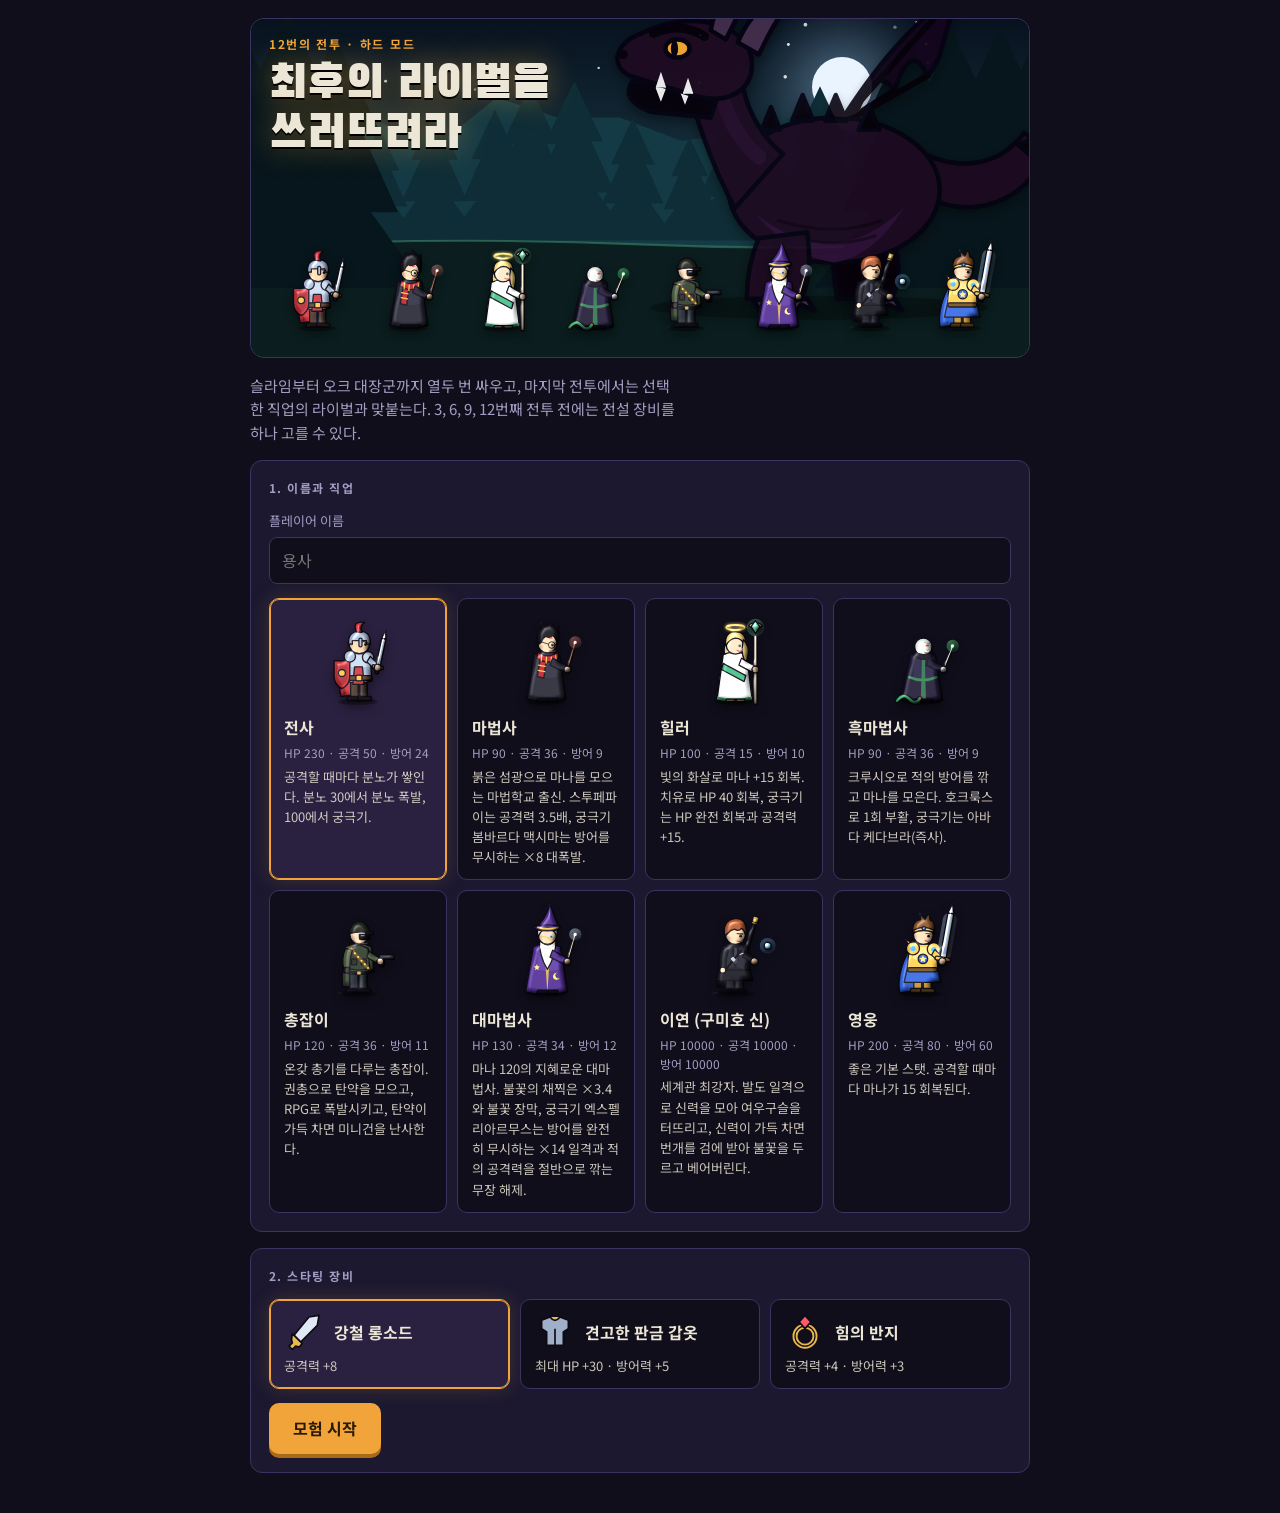
<file: docs/games/하드 모드 RPG (7).html>
<!doctype html><html><head><meta charset=utf8><meta name=viewport content="width=device-width,initial-scale=1,viewport-fit=cover"><style>:root{color-scheme:light;box-sizing:border-box;padding-top:env(safe-area-inset-top,0px);padding-bottom:env(safe-area-inset-bottom,0px)}html{scroll-padding-top:env(safe-area-inset-top,0px)}body{margin:0;padding:0;font:14px -apple-system,BlinkMacSystemFont,sans-serif;background:#faf9f5;color:#141413}img{max-width:100%}[hidden]:not([hidden=until-found i]){display:none!important}</style></head><body>
<svg width="0" height="0" style="position:absolute" aria-hidden="true"><defs>
<filter id="shade" x="-8%" y="-8%" width="116%" height="116%" color-interpolation-filters="sRGB">
 <feGaussianBlur in="SourceAlpha" stdDeviation="2.4" result="b"/>
 <feDiffuseLighting in="b" surfaceScale="4.5" diffuseConstant="1.18" lighting-color="#fff" result="diff"><feDistantLight azimuth="235" elevation="58"/></feDiffuseLighting>
 <feComposite in="SourceGraphic" in2="diff" operator="arithmetic" k1="1" k2="0" k3="0" k4="0" result="lit"/>
 <feSpecularLighting in="b" surfaceScale="4.5" specularConstant=".7" specularExponent="26" lighting-color="#fff" result="spec"><feDistantLight azimuth="235" elevation="52"/></feSpecularLighting>
 <feComposite in="spec" in2="SourceAlpha" operator="in" result="specIn"/>
 <feComposite in="lit" in2="specIn" operator="arithmetic" k1="0" k2="1" k3=".55" k4="0"/>
</filter></defs></svg>
<title>하드 모드 RPG</title>
<link rel="preconnect" href="https://fonts.googleapis.com">
<link rel="preconnect" href="https://fonts.gstatic.com" crossorigin>
<link href="https://fonts.googleapis.com/css2?family=Black+Han+Sans&family=Noto+Sans+KR:wght@400;500;700&display=swap" rel="stylesheet">
<style>
/* Layout: 한 열 콘솔. 위에서부터 HUD → 스테이지(배경 + 두 전사 + 이펙트) → 행동 버튼 → 로그.
   밤하늘 단일 테마로 의도적으로 고정한다. */
:root {
  --bg: #100e1b;
  --surface: #1b1830;
  --surface-2: #272243;
  --line: #3a3463;
  --fg: #ece6d6;
  --muted: #a49dc2;
  --ember: #f0a43a;
  --ember-ink: #2a1a04;
  --blood: #e0533f;
  --hp: #5ec58a;
  --mana: #5aa7f0;
  --rage: #e0533f;
  --shield: #c3cde8;
  --font-display: "Black Han Sans", "Apple SD Gothic Neo", "Malgun Gothic", sans-serif;
  --font-body: "Noto Sans KR", "Apple SD Gothic Neo", "Malgun Gothic", system-ui, sans-serif;
  color-scheme: dark;
}
* { box-sizing: border-box; }
[hidden] { display: none !important; }
html, body { min-height: 100%; }
body { background: var(--bg); color: var(--fg); font-family: var(--font-body); font-size: 15px; line-height: 1.55; padding-inline: 16px; padding-block: 18px 40px; }
#app { max-width: 780px; margin-inline: auto; display: flex; flex-direction: column; gap: 14px; }
.screen { display: flex; flex-direction: column; gap: 16px; }
button { font: inherit; color: inherit; cursor: pointer; }
button:focus-visible, .pick:focus-within, input:focus-visible { outline: 2px solid var(--ember); outline-offset: 2px; }
.g-rpg, .g-mini { opacity: 0; } [data-gun="rpg"] .g-pistol, [data-gun="mini"] .g-pistol { opacity: 0; } [data-gun="rpg"] .g-rpg, [data-gun="mini"] .g-mini { opacity: 1; }
.firing .bar { animation: gspin .07s linear infinite; } @keyframes gspin { to { stroke-dashoffset: -12; } }
.y-blade { opacity: 0; transition: opacity .06s; } .y-hilt { transition: opacity .06s; } .drawn .y-blade { opacity: 1; } .drawn .y-hilt { opacity: 0; }
.o { stroke: #0d0a16; stroke-width: 3; stroke-linejoin: round; stroke-linecap: round; }
.art { display: block; width: 100%; height: auto; overflow: visible; filter: url(#shade) drop-shadow(0 5px 5px rgba(0,0,0,.38)); }

/* ---------- 아트 대기 모션 ---------- */
.bob { animation: bob 2.6s ease-in-out infinite; transform-origin: 100px 206px; }
@keyframes bob { 50% { transform: translateY(-3px) scaleY(1.018); } }
.sway { animation: sway 3.2s ease-in-out infinite; }
@keyframes sway { 50% { transform: rotate(-4deg) skewX(2deg); } }
.pulse { animation: pulse 1.6s ease-in-out infinite; }
@keyframes pulse { 50% { transform: scale(1.2); opacity: .65; } }
.slimeb { animation: squish 1.8s ease-in-out infinite; transform-origin: 100px 206px; }
@keyframes squish { 0%, 100% { transform: scale(1.04, .95); } 50% { transform: scale(.96, 1.06); } }
.wing { animation: flap 2.2s ease-in-out infinite; }
@keyframes flap { 50% { transform: rotate(-13deg); } }
.tail { animation: tailw 3s ease-in-out infinite; }
@keyframes tailw { 50% { transform: rotate(5deg); } }
.halo { animation: halo 3s ease-in-out infinite; filter: drop-shadow(0 0 4px #ffe27a); }
@keyframes halo { 50% { transform: translateY(-4px); } }
.blink { animation: blink 4.5s infinite; }
@keyframes blink { 0%, 94%, 100% { transform: scaleY(1); } 97% { transform: scaleY(.1); } }
@media (prefers-reduced-motion: reduce) { html:not(.fullfx) :is(.bob, .sway, .pulse, .slimeb, .wing, .tail, .halo, .blink) { animation: none; } }

/* ---------- 공통 패널 ---------- */
.eyebrow { margin: 0 0 6px; font-size: 12px; letter-spacing: .14em; color: var(--ember); font-weight: 700; }
h1 { margin: 0; font-family: var(--font-display); font-weight: 400; font-size: clamp(34px, 8vw, 54px); line-height: 1.1; text-wrap: balance; text-shadow: 0 2px 0 #000, 0 0 30px rgba(240,164,58,.45); }
h2 { margin: 0; font-family: var(--font-display); font-weight: 400; font-size: 24px; text-wrap: balance; }
.lead { margin: 6px 0 0; color: var(--muted); max-width: 54ch; }
.panel { background: var(--surface); border: 1px solid var(--line); border-radius: 12px; padding: 18px; display: flex; flex-direction: column; gap: 14px; }
.panel > h3 { margin: 0; font-size: 12px; letter-spacing: .12em; color: var(--muted); font-weight: 700; }
label.field { display: flex; flex-direction: column; gap: 6px; font-size: 13px; color: var(--muted); }
input[type=text] { background: var(--bg); border: 1px solid var(--line); color: var(--fg); border-radius: 8px; padding: 10px 12px; font: inherit; font-size: 16px; width: 100%; }
.btn { background: var(--ember); color: var(--ember-ink); border: 0; border-radius: 10px; padding: 13px 24px; font-weight: 700; font-size: 16px; box-shadow: 0 4px 0 #a86a14; transition: transform .1s, box-shadow .1s; }
.btn:hover { filter: brightness(1.08); }
.btn:active { transform: translateY(3px); box-shadow: 0 1px 0 #a86a14; }

/* ---------- 타이틀 아트 ---------- */
.title-art { position: relative; height: clamp(250px, 50vw, 340px); border-radius: 14px; overflow: hidden; border: 1px solid var(--line); isolation: isolate; }
.title-art .bg { position: absolute; inset: 0; }
.title-art h1 { font-size: clamp(30px, 6.6vw, 46px); }
.title-art .tt { position: absolute; left: 18px; right: 18px; top: 16px; z-index: 4; }
.title-art .ttl-dragon { position: absolute; right: -4%; bottom: 10%; width: 62%; z-index: 1; opacity: .9; }
.title-art .cast { position: absolute; left: 3%; right: 3%; bottom: 7%; z-index: 3; display: flex; gap: 1%; align-items: flex-end; }
.title-art .cast > div { width: 11.6%; }
.title-art .tt .lead { text-shadow: 0 1px 6px #000; color: #d7d0ee; }

/* ---------- 선택 카드 ---------- */
.picks { display: grid; grid-template-columns: repeat(auto-fit, minmax(150px, 1fr)); gap: 10px; }
.pick { position: relative; display: flex; flex-direction: column; gap: 4px; padding: 12px 14px; background: var(--bg); border: 1px solid var(--line); border-radius: 10px; cursor: pointer; min-width: 0; text-align: left; }
.pick input { position: absolute; opacity: 0; inset: 0; cursor: pointer; }
.pick:has(input:checked) { border-color: var(--ember); background: #2a2140; box-shadow: inset 0 0 0 1px var(--ember), 0 0 20px rgba(240,164,58,.18); }
.pick b { font-size: 16px; }
.pick .stats { font-size: 12px; color: var(--muted); font-variant-numeric: tabular-nums; }
.pick .desc { font-size: 13px; opacity: .85; }
.pick .pv { height: 96px; display: flex; justify-content: center; margin-bottom: 4px; }
.pick .pv svg { height: 100%; width: auto; }
.pick .gi { display: flex; align-items: center; gap: 10px; }
.ico { width: 40px; height: 40px; flex: none; }
.legend { background: linear-gradient(180deg, #2d2242, #1c1630); border-color: #7a5a22; animation: glow 2.2s ease-in-out infinite; }
.legend:hover { border-color: var(--ember); transform: translateY(-2px); }
@keyframes glow { 50% { box-shadow: 0 0 22px rgba(240,164,58,.35); } }

/* ---------- HUD ---------- */
.hud { display: flex; flex-direction: column; gap: 8px; }
.hud-row { display: flex; justify-content: space-between; align-items: center; gap: 12px; flex-wrap: wrap; font-size: 13px; color: var(--muted); }
.hud-row b { color: var(--fg); font-variant-numeric: tabular-nums; }
.hud-right { display: flex; gap: 10px; align-items: center; }
.mute { background: var(--surface); border: 1px solid var(--line); border-radius: 8px; padding: 3px 10px; font-size: 13px; color: var(--muted); }
.track { display: grid; grid-template-columns: repeat(12, 1fr); gap: 4px; }
.pip { height: 24px; border-radius: 5px; background: var(--surface); border: 1px solid var(--line); display: grid; place-items: center; font-size: 11px; color: var(--muted); font-variant-numeric: tabular-nums; }
.pip.boss { border-color: #6b4a2a; color: var(--ember); }
.pip.final { border-color: var(--blood); color: var(--blood); }
.pip.done { background: #2d3a3a; color: var(--hp); border-color: #3c5a4c; }
.pip.now { background: var(--ember); color: var(--ember-ink); border-color: var(--ember); font-weight: 700; box-shadow: 0 0 12px rgba(240,164,58,.6); }
.pip.now.final { background: var(--blood); color: #fff; border-color: var(--blood); box-shadow: 0 0 12px rgba(224,83,63,.7); }

/* ---------- 스테이지 ---------- */
.stage { --s: clamp(112px, 25vw, 196px); position: relative; height: clamp(350px, 64vw, 480px); border-radius: 14px; overflow: hidden; border: 1px solid var(--line); background: #0d0b16; isolation: isolate; user-select: none; }
.stage-in { position: absolute; inset: 0; }
.bg { position: absolute; inset: 0; overflow: hidden; }
.bg .sky { position: absolute; inset: 0; }
.bg .cel { position: absolute; border-radius: 50%; transform: translate(-50%, -50%); }
.bg svg { position: absolute; inset: 0; width: 100%; height: 100%; }
.bg .layer { transition: transform 0s; }
.fog { position: absolute; left: -25%; right: -25%; bottom: 12%; height: 30%; background: radial-gradient(closest-side, rgba(255,255,255,.12), transparent); animation: fog 16s ease-in-out infinite alternate; pointer-events: none; }
.fog.f2 { bottom: 4%; height: 22%; animation-duration: 23s; animation-direction: alternate-reverse; opacity: .8; }
@keyframes fog { from { transform: translateX(-6%); } to { transform: translateX(6%); } }
.lava { animation: lava 2.4s ease-in-out infinite; }
@keyframes lava { 50% { opacity: .65; } }
.vignette { position: absolute; inset: 0; background: radial-gradient(120% 95% at 50% 42%, transparent 52%, rgba(0,0,0,.6)); pointer-events: none; z-index: 4; }
.fighter { position: absolute; bottom: 13%; width: var(--s); z-index: 3; }
.fighter.p { left: 6%; }
.fighter.m { right: 6%; }
.fighter.m.boss { width: calc(var(--s) * 1.22); }
.fighter.m.dragon { width: calc(var(--s) * 2); right: 0; }
.fighter .mover, .fighter .flasher { will-change: transform; }
.fighter.m .art { transform: scaleX(-1); }
.fighter.m .art, .title-art .ttl-dragon .art { filter: drop-shadow(0 5px 5px rgba(0,0,0,.38)) saturate(1.1) contrast(1.06); }
.fighter .aura { position: absolute; left: 50%; top: 52%; width: 150%; aspect-ratio: 1; border-radius: 50%; transform: translate(-50%, -50%); pointer-events: none; mix-blend-mode: screen; }
.fighter .bubble { position: absolute; left: 50%; top: 52%; width: 125%; aspect-ratio: 1; transform: translate(-50%, -50%); border-radius: 50%; border: 3px solid rgba(190,215,255,.9); background: radial-gradient(circle, rgba(150,190,255,.05) 40%, rgba(150,190,255,.35)); box-shadow: 0 0 24px rgba(150,190,255,.7), inset 0 0 28px rgba(150,190,255,.5); animation: bub 2s ease-in-out infinite; pointer-events: none; }
@keyframes bub { 50% { transform: translate(-50%, -50%) scale(1.04); opacity: .8; } }
canvas.cv { position: absolute; inset: 0; width: 100%; height: 100%; z-index: 5; pointer-events: none; }
.fxl { position: absolute; inset: 0; z-index: 7; pointer-events: none; overflow: hidden; }
.fnum { position: absolute; font-family: var(--font-display); font-size: 28px; color: #fff; white-space: nowrap; text-shadow: 2px 2px 0 #000, -2px -2px 0 #000, 2px -2px 0 #000, -2px 2px 0 #000, 0 0 14px rgba(0,0,0,.6); animation: fnum 1s cubic-bezier(.2,.8,.3,1) forwards; }
.fnum.dmg { color: #ffd9d2; }
.fnum.big { font-size: 46px; color: #ffb347; }
.fnum.heal { color: #7dffb0; }
.fnum.absorb { color: #bcd0ff; }
.fnum.lvl { color: #ffe27a; font-size: 34px; }
@keyframes fnum { 0% { transform: translate(-50%, -30%) scale(.4); opacity: 0; } 14% { transform: translate(-50%, -80%) scale(1.3); opacity: 1; } 100% { transform: translate(-50%, -230%) scale(1); opacity: 0; } }
.slash { position: absolute; pointer-events: none; overflow: visible; }
.ring { position: absolute; border-radius: 50%; border: 4px solid #fff; transform: translate(-50%, -50%); pointer-events: none; }
.pillar { position: absolute; top: 0; bottom: 0; transform: translateX(-50%); pointer-events: none; mix-blend-mode: screen; }
.flash { position: absolute; inset: 0; z-index: 9; opacity: 0; pointer-events: none; }
.plate { position: absolute; top: 10px; z-index: 6; width: min(47%, 280px); background: rgba(10,8,20,.74); backdrop-filter: blur(4px); border: 1px solid rgba(255,255,255,.14); border-radius: 10px; padding: 8px 10px; display: flex; flex-direction: column; gap: 5px; }
.plate.p { left: 10px; }
.plate.m { right: 10px; }
.plate.m.boss { border-color: rgba(224,83,63,.7); box-shadow: 0 0 18px rgba(224,83,63,.3); }
.plate .nm { display: flex; justify-content: space-between; align-items: baseline; gap: 8px; min-width: 0; }
.plate .nm b { font-size: 14px; overflow-wrap: anywhere; line-height: 1.25; }
.plate .nm span { font-size: 11px; color: var(--muted); white-space: nowrap; }
.bar { position: relative; height: 13px; border-radius: 7px; background: #05040b; overflow: hidden; border: 1px solid rgba(255,255,255,.08); }
.bar.thin { height: 13px; }
.bar.xs { height: 5px; }
.bar i { position: absolute; inset: 0 auto 0 0; width: 100%; transition: width .3s ease; }
.bar .ghost { background: #f1e6a8; transition: width .8s ease .35s; opacity: .85; }
.bar .hp { background: linear-gradient(#7bdca3, #3da872); }
.bar.low .hp { background: linear-gradient(#ff8070, #d23a2a); }
.bar .rs.mana { background: linear-gradient(#7ec0ff, #3a82d8); }
.bar .rs.rage { background: linear-gradient(#ff8a70, #d6402e); }
.bar .sh { background: linear-gradient(#e3ecff, #9fb4e0); }
.bar .xp { background: linear-gradient(#ffe27a, #e0a82a); }
.bar .num { position: absolute; inset: 0; display: grid; place-items: center; font-size: 10px; font-weight: 700; color: #fff; text-shadow: 0 1px 2px #000, 0 0 3px #000; font-variant-numeric: tabular-nums; letter-spacing: .02em; z-index: 2; }
.plate .stat { display: flex; gap: 10px; font-size: 11px; color: var(--muted); font-variant-numeric: tabular-nums; flex-wrap: wrap; }
.plate .warn { font-size: 11px; color: #ff8a70; font-weight: 700; min-height: 15px; }
.pill { position: absolute; top: 10px; left: 50%; transform: translateX(-50%); z-index: 6; font-size: 11px; font-weight: 700; letter-spacing: .12em; padding: 3px 12px; border-radius: 999px; background: rgba(10,8,20,.7); border: 1px solid rgba(255,255,255,.15); color: var(--muted); white-space: nowrap; }
.pill.me { color: var(--ember); border-color: rgba(240,164,58,.55); }
.pill.en { color: #ff8a70; border-color: rgba(224,83,63,.55); }
@media (max-width: 560px) { .pill { top: auto; bottom: 62px; } }
.banner { position: absolute; left: 0; right: 0; top: 34%; z-index: 8; text-align: center; font-family: var(--font-display); font-size: clamp(30px, 8vw, 62px); letter-spacing: .04em; pointer-events: none; opacity: 0; color: #fff; text-shadow: 0 4px 24px rgba(0,0,0,.9), 0 0 36px currentColor; line-height: 1.1; }
.banner small { display: block; font-family: var(--font-body); font-size: .3em; letter-spacing: .3em; font-weight: 700; margin-top: 6px; opacity: .9; }
.banner.show { animation: banner 1.7s ease forwards; }
@keyframes banner { 0% { opacity: 0; transform: translateX(-70px) scale(1.15); } 18% { opacity: 1; transform: none; } 80% { opacity: 1; transform: none; } 100% { opacity: 0; transform: translateX(70px); } }
.caption { position: absolute; left: 12px; right: 12px; bottom: 9px; z-index: 6; text-align: center; font-size: 13px; background: rgba(10,8,20,.64); border-radius: 8px; padding: 5px 10px; min-height: 29px; overflow-wrap: anywhere; }

/* ---------- 행동 ---------- */
.actions { display: grid; grid-template-columns: repeat(4, 1fr); gap: 8px; }
@media (max-width: 560px) { .actions { grid-template-columns: 1fr 1fr; } }
.abtn { position: relative; background: var(--surface-2); border: 1px solid var(--line); border-radius: 10px; padding: 10px 8px 9px; display: flex; flex-direction: column; gap: 1px; align-items: center; text-align: center; min-width: 0; box-shadow: 0 3px 0 #0b0916; transition: transform .08s, border-color .15s; }
.abtn .bi { width: 22px; height: 22px; margin-bottom: 2px; color: var(--muted); }
.abtn b { font-size: 14px; line-height: 1.25; }
.abtn small { font-size: 11px; color: var(--muted); }
.abtn kbd { position: absolute; top: 5px; right: 7px; font: 10px var(--font-body); color: var(--muted); opacity: .6; }
.abtn:hover:not(:disabled) { border-color: var(--ember); transform: translateY(-1px); }
.abtn:active:not(:disabled) { transform: translateY(2px); box-shadow: none; }
.abtn:hover:not(:disabled) .bi { color: var(--ember); }
.abtn.ult:not(:disabled) { border-color: var(--ember); animation: ult 1.5s ease-in-out infinite; }
.abtn.ult:not(:disabled) .bi { color: var(--ember); }
@keyframes ult { 50% { box-shadow: 0 3px 0 #0b0916, 0 0 18px rgba(240,164,58,.55); } }
.abtn:disabled { opacity: .38; cursor: not-allowed; }
.next { display: flex; justify-content: center; }
.log { background: #0b0914; border: 1px solid var(--line); border-radius: 10px; height: 170px; overflow-y: auto; padding: 10px 14px; font-size: 13px; }
.log p { margin: 0 0 3px; overflow-wrap: anywhere; }
.log .act { color: var(--fg); margin-top: 7px; }
.log .dmg { color: #e8a79b; padding-left: 1.2em; }
.log .good { color: var(--hp); }
.log .lvl { color: var(--ember); font-weight: 700; }
.log .sys { color: var(--muted); }
.log .bad { color: var(--blood); font-weight: 700; }
.log .div { border-top: 1px dashed var(--line); margin: 9px 0 5px; padding-top: 7px; color: var(--ember); font-weight: 700; }

/* ---------- 보상 / 결과 ---------- */
.reward-stage { position: relative; height: 150px; border-radius: 12px; overflow: hidden; border: 1px solid var(--line); display: grid; place-items: center; background: radial-gradient(circle at 50% 120%, #4a3512, #17121f 70%); }
.reward-stage .art { height: 130px; width: auto; }
.result-art { position: relative; height: 190px; border-radius: 14px; overflow: hidden; border: 1px solid var(--line); display: grid; place-items: end center; padding-bottom: 14px; isolation: isolate; }
.result-art .bg { position: absolute; inset: 0; z-index: -1; }
.result-art .art { height: 150px; width: auto; }
.result-art.lose .art { filter: grayscale(1) brightness(.55); transform: rotate(84deg) translate(-8px, 10px); transform-origin: 50% 100%; }
.result-title { font-family: var(--font-display); font-size: clamp(30px, 7vw, 46px); line-height: 1.15; margin: 0; text-wrap: balance; }
.result-title.win { color: var(--ember); text-shadow: 0 0 28px rgba(240,164,58,.5); }
.result-title.lose { color: var(--blood); }
dl.stats-list { margin: 0; display: grid; grid-template-columns: auto 1fr; gap: 8px 18px; font-variant-numeric: tabular-nums; }
dl.stats-list dt { color: var(--muted); }
dl.stats-list dd { margin: 0; overflow-wrap: anywhere; }
#confetti { position: fixed; inset: 0; width: 100%; height: 100%; pointer-events: none; z-index: 50; }

.title-art .ttl-dragon .art{transform:scaleX(-1)}

</style>
<div id="app">

  <section id="screen-setup" class="screen">
    <div class="title-art" id="title-art">
      <div class="bg" id="title-bg"></div>
      <div class="ttl-dragon" id="title-dragon"></div>
      <div class="tt">
        <p class="eyebrow">12번의 전투 · 하드 모드</p>
        <h1>최후의 라이벌을<br>쓰러뜨려라</h1>
      </div>
      <div class="cast" id="title-cast"></div>
    </div>
    <p class="lead" style="margin:0">슬라임부터 오크 대장군까지 열두 번 싸우고, 마지막 전투에서는 선택한 직업의 라이벌과 맞붙는다. 3, 6, 9, 12번째 전투 전에는 전설 장비를 하나 고를 수 있다.</p>

    <div class="panel">
      <h3>1. 이름과 직업</h3>
      <label class="field" for="name">플레이어 이름
        <input id="name" type="text" maxlength="12" placeholder="용사" autocomplete="off">
      </label>
      <div class="picks" id="jobs"></div>
    </div>

    <div class="panel">
      <h3>2. 스타팅 장비</h3>
      <div class="picks" id="gear-start"></div>
      <div><button class="btn" id="btn-start" type="button">모험 시작</button></div>
    </div>
  </section>

  <section id="hud" class="hud" hidden>
    <div class="hud-row">
      <span id="hud-story">전투 <b id="hud-turn">1</b> / 12 · 처치 <b id="hud-kills">0</b> · <span id="hud-area"></span></span><span id="hud-free" hidden></span>
      <span class="hud-right"><span>💰 <b id="hud-gold">0</b>G</span> <span>🧪 포션 <b id="hud-potion">10</b></span><button class="mute" id="btn-mute" type="button" aria-pressed="true">🔊 소리</button> <button class="mute" id="btn-fx" type="button" aria-pressed="false" hidden title="기기의 동작 줄이기 설정 때문에 이펙트가 간소화되어 있습니다">✨ 이펙트 최대</button></span>
    </div>
    <div class="track" id="track" aria-label="전투 진행"></div>
  </section>

  <section id="screen-reward" class="screen" hidden>
    <div>
      <h2 id="reward-title">전설 장비 선택</h2>
      <p class="lead" id="reward-sub"></p>
    </div>
    <div class="reward-stage" id="reward-stage"></div>
    <div class="picks" id="reward-picks"></div>
  </section>

  <section id="screen-battle" class="screen" hidden>
    <div class="stage" id="stage">
      <div class="stage-in" id="stage-in">
        <div class="bg" id="bg"></div>
        <div class="fog"></div><div class="fog f2"></div>
        <div class="fighter p" id="f-p"><div class="mover"><div class="flasher"></div></div></div>
        <div class="fighter m" id="f-m"><div class="mover"><div class="flasher"></div></div></div>
        <div class="vignette"></div>
      </div>
      <canvas class="cv" id="cv"></canvas>
      <div class="fxl" id="fxl"></div>
      <div class="plate p" id="plate-p"></div>
      <div class="plate m" id="plate-m"></div>
      <div class="pill" id="pill"></div>
      <div class="banner" id="banner"></div>
      <div class="caption" id="caption"></div>
      <div class="flash" id="flash"></div>
    </div>
    <div class="actions" id="actions">
      <button class="abtn" type="button" id="a-attack"><kbd>1</kbd><span id="i-attack"></span><b>공격</b><small id="a-attack-sub"></small></button>
      <button class="abtn" type="button" id="a-special"><kbd>2</kbd><span id="i-special"></span><b id="a-special-name"></b><small id="a-special-sub"></small></button>
      <button class="abtn ult" type="button" id="a-ult"><kbd>3</kbd><span id="i-ult"></span><b id="a-ult-name"></b><small id="a-ult-sub"></small></button>
      <button class="abtn" type="button" id="a-potion"><kbd>4</kbd><span id="i-potion"></span><b>힐링 포션</b><small id="a-potion-sub"></small></button>
    </div>
    <div class="next" id="next-wrap" hidden><button class="btn" type="button" id="btn-next">다음 전투 ▶</button> <button class="btn" type="button" id="btn-leave" hidden>마을로 돌아가기</button></div>
    <div class="log" id="log" role="log" aria-live="off"></div>
  </section>

  <section id="screen-result" class="screen" hidden>
    <div class="result-art" id="result-art"><div class="bg" id="result-bg"></div><div id="result-sprite"></div></div>
    <h2 class="result-title" id="result-title"></h2>
    <div class="panel"><dl class="stats-list" id="result-stats"></dl></div>
    <div><button class="btn" type="button" id="btn-hub" hidden>자유 모험 계속 ▶</button> <button class="btn" type="button" id="btn-restart">다시 도전</button></div>
  </section>

  <section id="screen-hub" class="screen" hidden>
    <div><h2 id="hub-title">자유 모험 · 마을</h2><p class="lead" id="hub-sub"></p></div>
    <div class="reward-stage" id="hub-stage"></div>
    <div class="picks" id="hub-picks"></div>
  </section>

  <section id="screen-shop" class="screen" hidden>
    <div><h2>상점</h2><p class="lead" id="shop-sub"></p></div>
    <div class="picks" id="shop-picks"></div>
    <div><button class="btn" type="button" id="btn-shop-back">마을로 돌아가기</button></div>
  </section>

  <section id="screen-raid" class="screen" hidden>
    <div><h2>레이드</h2><p class="lead">강력한 보스에 도전하세요. 클리어할수록 다음 도전은 더 강해집니다.</p></div>
    <div class="picks" id="raid-picks"></div>
    <div><button class="btn" type="button" id="btn-raid-back">마을로 돌아가기</button></div>
  </section>
</div>
<canvas id="confetti"></canvas>

<script>
(function () {
"use strict";
/* ---------- 캐릭터 / 몬스터 SVG 아트 ---------- */
const svg = (vb, inner, cls) => `<svg viewBox="${vb}" class="art ${cls || ""}" aria-hidden="true">${inner}</svg>`;
const SH = (cx, rx) => `<ellipse cx="${cx}" cy="208" rx="${rx}" ry="7" fill="#000" opacity=".32"/>`;

const ART = {
  warrior() {
    return svg("0 0 200 220", `${SH(100, 46)}
<g class="bob">
 <g class="sway" style="transform-origin:84px 98px"><path class="o" d="M84 98C60 118 54 168 62 196L100 190L106 104Z" fill="#c4323a"/><path d="M82 106C70 134 66 164 70 188" stroke="#8c2027" stroke-width="5" fill="none" stroke-linecap="round"/></g>
 <rect class="o" x="84" y="154" width="17" height="46" rx="7" fill="#4b3a30"/><rect class="o" x="105" y="154" width="17" height="46" rx="7" fill="#4b3a30"/>
 <path class="o" d="M79 196h26q3 0 3 5v5H76v-5q0-5 3-5z" fill="#2a211c"/><path class="o" d="M103 196h26q3 0 3 5v5h-32v-5q0-5 3-5z" fill="#2a211c"/>
 <path class="o" d="M76 100Q102 89 128 100L133 160Q103 170 71 160Z" fill="#9fb0c8"/>
 <path d="M84 104Q102 98 119 104L121 128Q102 134 84 128Z" fill="#dce6f3" opacity=".5"/>
 <path class="o" d="M93 128h18l4 40H89z" fill="#c4323a"/>
 <rect class="o" x="73" y="148" width="60" height="11" rx="4" fill="#5b3f2e"/><rect class="o" x="96" y="147" width="14" height="13" rx="3" fill="#e8b84a"/>
 <path class="o" d="M46 114h36v34q0 22-18 30Q46 170 46 148z" fill="#c4323a"/><path d="M51 119h26v29q0 15-13 23Q51 163 51 148z" fill="#8c2027" opacity=".55"/><circle class="o" cx="64" cy="142" r="8" fill="#e8b84a"/>
 <circle class="o" cx="104" cy="74" r="24" fill="#f0c9a0"/>
 <path class="o" d="M79 76Q78 46 104 46Q131 46 129 76L120 76V68H88V76Z" fill="#9fb0c8"/>
 <rect class="o" x="103" y="62" width="7" height="20" rx="3" fill="#9fb0c8"/>
 <circle cx="118" cy="77" r="3.2" fill="#0d0a16"/><path d="M112 70l10 2" stroke="#0d0a16" stroke-width="2.5" stroke-linecap="round"/>
 <path class="o sway" style="transform-origin:100px 48px" d="M97 48Q86 22 116 26Q104 36 110 49Z" fill="#c4323a"/>
 <circle class="o" cx="82" cy="104" r="13" fill="#9fb0c8"/><circle class="o" cx="124" cy="106" r="13" fill="#b8c6da"/>
 <g class="weapon" data-base="rotate(12deg)" style="transform-origin:146px 130px;transform:rotate(12deg)">
   <path class="o" d="M124 108L148 124L141 136L119 122Z" fill="#9fb0c8"/>
   <rect class="o" x="141" y="62" width="10" height="66" rx="2" fill="#e6eef8"/>
   <path class="o" d="M141 62L146 42L151 62Z" fill="#e6eef8"/>
   <path d="M146 66V122" stroke="#9fb0c8" stroke-width="2"/>
   <rect class="o" x="133" y="125" width="26" height="8" rx="3" fill="#e8b84a"/>
   <rect class="o" x="142" y="132" width="8" height="12" rx="3" fill="#5b3f2e"/>
   <circle class="o" cx="146" cy="130" r="8" fill="#f0c9a0"/>
 </g>
</g>`);
  },

  wizard() {
    return svg("0 0 200 220", `${SH(100, 44)}
<g class="bob">
 <g class="sway" style="transform-origin:82px 100px"><path class="o" d="M82 100C64 132 58 180 56 202L96 198L104 104Z" fill="#14141c"/></g>
 <path class="o" d="M74 100Q102 86 132 100L146 202Q102 214 58 202Z" fill="#23232f"/>
 <path d="M84 112Q102 106 124 112L130 150Q102 158 80 150Z" fill="#33334a" opacity=".5"/>
 <path class="o" d="M82 200h24v8H78z M104 200h24v8h-28z" fill="#12121a"/>
 <path class="o" d="M88 108l-7 42l15 4l5-40z" fill="#b3202a"/><path d="M84 124l15 3M83 136l15 3" stroke="#e8b84a" stroke-width="3" stroke-linecap="round"/>
 <path class="o" d="M82 94Q104 112 128 94L130 108Q104 126 80 108Z" fill="#b3202a"/>
 <path d="M91 101l-1 13M102 106l-1 13M113 106l0 13M123 101l1 12" stroke="#e8b84a" stroke-width="3" stroke-linecap="round"/>
 <circle class="o" cx="104" cy="74" r="22" fill="#f4d2ae"/>
 <path class="o" d="M82 78Q75 42 98 35Q110 29 121 35Q137 42 128 76Q124 60 116 56Q110 64 100 58Q92 62 90 72Q86 74 82 78Z" fill="#15131a"/>
 <path class="o" d="M94 38l-5-10l11 6zM108 33l1-11l9 10zM122 40l9-6l-2 13z" fill="#15131a"/>
 <path d="M109 63l4-3l-1 4l4-2" stroke="#d9453a" stroke-width="1.8" fill="none" stroke-linecap="round" stroke-linejoin="round"/>
 <circle cx="114" cy="78" r="7.5" fill="#fff" fill-opacity=".35" stroke="#2a1a14" stroke-width="2.2"/><circle cx="115.5" cy="78" r="2.8" fill="#1d2a14"/><circle cx="116.3" cy="77" r=".9" fill="#fff"/>
 <path d="M121.5 77h4M106.5 76L91 71" stroke="#2a1a14" stroke-width="2" stroke-linecap="round"/>
 <path d="M110 91Q116 94 122 91" stroke="#b5584f" stroke-width="2.3" fill="none" stroke-linecap="round"/>
 <path class="o" d="M116 108L148 126L142 140L110 124Z" fill="#23232f"/>
 <g class="weapon" data-base="none" style="transform-origin:150px 132px">
   <rect class="o" x="148" y="70" width="5" height="64" rx="2" fill="#8a5a2e" transform="rotate(16 150 132)"/>
   <g class="pulse" style="transform-origin:168px 72px"><circle cx="168" cy="72" r="14" fill="#ff8a7a" opacity=".3"/></g>
   <circle cx="168" cy="72" r="3.6" fill="#ffd9d0"/>
   <circle class="o" cx="150" cy="134" r="8" fill="#f4d2ae"/>
 </g>
</g>`);
  },

  healer() {
    return svg("0 0 200 220", `${SH(100, 44)}
<g class="bob">
 <g class="sway" style="transform-origin:84px 98px"><path class="o" d="M84 98C66 128 62 176 66 200L100 196L104 102Z" fill="#cfe9dc"/></g>
 <path class="o" d="M80 70Q74 112 88 132L102 100Z" fill="#f1d27a"/>
 <path class="o" d="M76 100Q102 88 130 100L142 202Q102 212 62 202Z" fill="#f4f8f5"/>
 <path d="M84 108Q102 100 124 108L128 140Q102 148 82 140Z" fill="#fff" opacity=".6"/>
 <path class="o" d="M76 120L128 148L124 162L72 134Z" fill="#3fae7a"/>
 <path d="M62 196Q102 206 142 196L142 203Q102 213 62 203Z" fill="#3fae7a"/>
 <path class="o" d="M84 202h22v6H80z M104 202h22v6h-26z" fill="#c9b27a"/>
 <circle class="o" cx="104" cy="78" r="21" fill="#f6d5b6"/>
 <path class="o" d="M82 80Q78 48 104 48Q132 48 127 82Q120 62 104 62Q90 64 82 80Z" fill="#f1d27a"/>
 <path class="o" d="M122 66Q142 84 128 118Q118 104 120 82Z" fill="#f1d27a"/>
 <circle cx="114" cy="80" r="3.2" fill="#2c6a52"/><circle cx="120" cy="88" r="4" fill="#ff9aa8" opacity=".5"/>
 <path d="M108 90Q113 94 118 91" stroke="#b5584f" stroke-width="2.4" fill="none" stroke-linecap="round"/>
 <g class="halo" style="transform-origin:104px 38px"><ellipse cx="104" cy="38" rx="21" ry="6" fill="none" stroke="#ffe27a" stroke-width="4"/></g>
 <path class="o" d="M118 108L148 126L142 140L112 124Z" fill="#f4f8f5"/>
 <g class="weapon" data-base="none" style="transform-origin:150px 132px">
   <rect class="o" x="146" y="56" width="8" height="158" rx="3" fill="#e8dcc0"/>
   <g class="pulse" style="transform-origin:150px 38px"><circle cx="150" cy="38" r="20" fill="#79e0b0" opacity=".3"/></g>
   <path class="o" d="M134 34Q142 24 150 30Q158 24 166 34Q158 40 150 44Q142 40 134 34Z" fill="#e8b84a"/>
   <path class="o" d="M150 22l10 14-10 16-10-16z" fill="#79e0b0"/><path d="M146 30l4-4 2 8z" fill="#fff" opacity=".7"/>
   <circle class="o" cx="150" cy="134" r="8" fill="#f6d5b6"/>
 </g>
</g>`);
  },

  gunner() {
    return svg("0 0 200 220", `${SH(100, 46)}
<g class="bob">
 <path class="o" d="M80 100C66 130 62 170 66 192L98 190L104 104Z" fill="#2f3a2a"/>
 <rect class="o" x="82" y="152" width="18" height="48" rx="7" fill="#2a2f38"/><rect class="o" x="104" y="152" width="18" height="48" rx="7" fill="#2a2f38"/>
 <path class="o" d="M77 196h26q3 0 3 5v5H74v-5q0-5 3-5z" fill="#14161c"/><path class="o" d="M101 196h26q3 0 3 5v5h-32v-5q0-5 3-5z" fill="#14161c"/>
 <path class="o" d="M72 100Q102 86 132 100L138 158Q103 170 66 158Z" fill="#46553a"/>
 <path class="o" d="M82 104L104 96L124 104L128 150Q104 158 78 150Z" fill="#2c3626"/>
 <rect class="o" x="86" y="128" width="12" height="14" rx="2" fill="#1f271b"/><rect class="o" x="108" y="128" width="12" height="14" rx="2" fill="#1f271b"/>
 <path d="M82 102L126 152" stroke="#6a4a22" stroke-width="7" stroke-linecap="round"/>
 <g fill="#ffd24a">${[0, 1, 2, 3, 4, 5].map((i) => `<circle cx="${86 + i * 7.6}" cy="${107 + i * 8.4}" r="2.4"/>`).join("")}</g>
 <path d="M70 154Q103 166 136 154" stroke="#14161c" stroke-width="7" fill="none" stroke-linecap="round"/><rect x="99" y="157" width="8" height="7" rx="1.5" fill="#d9b25a"/>
 <path class="o" d="M72 104Q62 128 68 150L82 148Q82 126 88 108Z" fill="#46553a"/><circle class="o" cx="75" cy="154" r="7" fill="#2a2a2a"/>
 <circle class="o" cx="104" cy="72" r="22" fill="#f2d2b4"/>
 <path d="M90 86Q104 100 120 86" stroke="#8a6a50" stroke-width="3" fill="none" stroke-linecap="round" opacity=".5"/>
 <path class="o" d="M80 70Q82 44 104 42Q126 44 128 70Q112 62 80 70Z" fill="#1f241c"/><path class="o" d="M120 66h18l-3 7h-18z" fill="#1f241c"/>
 <path class="o" d="M104 72h24v8q0 4-4 4h-16q-4 0-4-4z" fill="#111"/><path d="M108 75h7" stroke="#7ab8ff" stroke-width="2" stroke-linecap="round"/>
 <path d="M110 92q6 3 12 0" stroke="#a5584f" stroke-width="2.4" fill="none" stroke-linecap="round"/>
 <path class="o" d="M126 110L150 126L143 138L121 124Z" fill="#46553a"/>
 <g class="weapon" data-base="none" style="transform-origin:150px 134px">
   <g class="g-pistol"><rect class="o" x="150" y="118" width="34" height="11" rx="2" fill="#3a3f48"/><rect class="o" x="150" y="126" width="12" height="20" rx="3" fill="#2a2d33" transform="rotate(8 156 136)"/><rect x="178" y="119" width="3" height="3" fill="#111"/></g>
   <g class="g-rpg"><rect class="o" x="86" y="104" width="104" height="14" rx="6" fill="#586a3c"/><path class="o" d="M190 102L214 111L190 120Z" fill="#8a2a1c"/><rect class="o" x="120" y="96" width="18" height="10" rx="2" fill="#2a2d33"/><rect class="o" x="86" y="106" width="8" height="10" fill="#3a3f48"/><rect class="o" x="144" y="118" width="8" height="16" rx="3" fill="#2a2d33"/></g>
   <g class="g-mini"><rect class="o" x="146" y="120" width="26" height="24" rx="4" fill="#3a3f48"/><rect class="o" x="170" y="122" width="38" height="20" rx="3" fill="#2a2d33"/><path class="bar" d="M172 127H208M172 132H208M172 137H208" stroke="#8a8f99" stroke-width="3" stroke-dasharray="7 5"/><rect class="o" x="150" y="142" width="10" height="16" rx="3" fill="#1f1f1f"/><path d="M146 124Q120 120 100 128Q86 140 90 158" stroke="#d9b25a" stroke-width="6" fill="none" stroke-dasharray="4 3"/></g>
   <circle class="o" cx="152" cy="134" r="8" fill="#f2d2b4"/>
 </g>
</g>`);
  },

  archmage() {
    return svg("0 0 200 220", `${SH(100, 44)}
<g class="bob">
 <g class="sway" style="transform-origin:82px 100px"><path class="o" d="M80 100C60 134 54 182 52 204L98 200L106 104Z" fill="#2a1a52"/></g>
 <path class="o" d="M72 100Q102 86 134 100L150 204Q102 216 54 204Z" fill="#4a2a86"/>
 <path d="M84 112Q104 106 126 112L132 152Q104 160 80 152Z" fill="#6a46b0" opacity=".5"/>
 <path d="M97 102L104 206L111 102Z" fill="#e0b84a" opacity=".85"/>
 <path d="M80 140l2 5l5 .5l-4 3.5l1.2 5l-4.2-2.8l-4.2 2.8l1.2-5l-4-3.5l5-.5z" fill="#ffe27a"/>
 <path d="M126 160a8 8 0 1 0 6 12a6 6 0 1 1-6-12z" fill="#ffe27a"/>
 <path class="o" d="M82 200h24v8H78z M104 200h24v8h-28z" fill="#1a1230"/>
 <path class="o" d="M86 82Q84 120 104 152Q124 120 124 82Q114 96 104 96Q94 96 86 82Z" fill="#f4f1ea"/>
 <path d="M96 118Q104 130 112 118M92 100Q104 112 116 100" stroke="#d8d4cc" stroke-width="2" fill="none" stroke-linecap="round"/>
 <circle class="o" cx="104" cy="74" r="21" fill="#f4d2ae"/>
 <path class="o" d="M83 80Q74 46 104 42Q134 46 126 80Q124 62 104 58Q86 62 83 80Z" fill="#e8e8f0"/>
 <path class="o" d="M78 56Q100 36 110 4Q122 34 130 56Z" fill="#4a2a86"/>
 <ellipse class="o" cx="104" cy="57" rx="30" ry="7" fill="#3a2070"/>
 <path d="M82 56Q104 63 128 56" stroke="#e0b84a" stroke-width="4" fill="none" stroke-linecap="round"/>
 <path d="M106 80a7 5.5 0 0 0 14 0z" fill="#cfe8ff" fill-opacity=".5" stroke="#d9b25a" stroke-width="2" stroke-linejoin="round"/>
 <path d="M105 80h16M105 79L91 76" stroke="#d9b25a" stroke-width="2" stroke-linecap="round"/>
 <circle cx="113" cy="77" r="2.6" fill="#2a5a9a"/>
 <path d="M104 72l14 1.5" stroke="#d0d0da" stroke-width="3.2" stroke-linecap="round"/>
 <path class="o" d="M116 108L148 126L142 140L110 124Z" fill="#4a2a86"/>
 <g class="weapon" data-base="none" style="transform-origin:150px 132px">
   <rect class="o" x="148" y="70" width="5" height="64" rx="2" fill="#d8c9a0" transform="rotate(16 150 132)"/>
   <g class="pulse" style="transform-origin:168px 72px"><circle cx="168" cy="72" r="14" fill="#cfe8ff" opacity=".35"/></g>
   <circle cx="168" cy="72" r="3.6" fill="#fff"/>
   <circle class="o" cx="150" cy="134" r="8" fill="#f4d2ae"/>
 </g>
</g>`);
  },

  darkwizard() {
    return svg("0 0 200 220", `${SH(100, 44)}
<g class="bob">
 <g class="sway" style="transform-origin:82px 100px"><path class="o" d="M82 100C62 132 54 182 52 204L98 200L104 104Z" fill="#14101f"/></g>
 <path class="o" d="M74 100Q102 86 132 100L148 204Q102 216 54 204Z" fill="#1d1830"/>
 <path d="M84 110Q102 104 124 110L130 160Q102 168 80 160Z" fill="#2d2650" opacity=".6"/>
 <path d="M101 102h6l3 104h-12z" fill="#2f7a4a" opacity=".85"/>
 <path d="M72 152Q102 164 134 152" stroke="#2f7a4a" stroke-width="6" fill="none" stroke-linecap="round"/>
 <path class="o" d="M82 202h24v8H78z M104 202h24v8h-28z" fill="#0d0a16"/>
 <path d="M44 206q14-20 28-4t24-2" stroke="#0d0a16" stroke-width="11" fill="none" stroke-linecap="round"/><path d="M44 206q14-20 28-4t24-2" stroke="#3fae6a" stroke-width="6" fill="none" stroke-linecap="round"/><circle cx="96" cy="200" r="2" fill="#ff3b3b"/>
 <circle class="o" cx="104" cy="82" r="20" fill="#dfe6df"/>
 <ellipse cx="113" cy="79" rx="4" ry="2.2" fill="#ff2a2a"/><path d="M106 72l12 3" stroke="#9aa89f" stroke-width="2.5" stroke-linecap="round"/>
 <path d="M112 89l1.5 2M116 88l1.5 2" stroke="#6a766e" stroke-width="1.6" stroke-linecap="round"/><path d="M107 95Q113 97 119 94" stroke="#7a5a5a" stroke-width="2" fill="none" stroke-linecap="round"/>
 <path class="o" d="M80 100Q104 122 128 100L124 92Q104 108 84 92Z" fill="#14101f"/>
 <path class="o" d="M116 108L148 126L142 140L110 124Z" fill="#1d1830"/>
 <g class="weapon" data-base="none" style="transform-origin:150px 132px">
   <rect class="o" x="148" y="76" width="5" height="62" rx="2" fill="#e8e0c8" transform="rotate(22 150 132)"/>
   <g class="pulse" style="transform-origin:171px 80px"><circle cx="171" cy="80" r="14" fill="#5dff8a" opacity=".3"/></g>
   <circle cx="171" cy="80" r="4" fill="#b6ffcb"/>
   <circle class="o" cx="150" cy="134" r="8" fill="#dfe6df"/>
 </g>
</g>`);
  },

  yeon() {
    return svg("0 0 200 220", `${SH(100, 50)}
<g class="bob">
 <g transform="rotate(16 128 116)"><rect class="o" x="124" y="40" width="8" height="76" rx="3" fill="#15151c"/><g class="y-hilt"><rect class="o" x="121" y="28" width="14" height="14" rx="3" fill="#d9b25a"/><rect x="122" y="42" width="12" height="3" fill="#b8913a"/></g></g>
 <g class="sway" style="transform-origin:86px 100px"><path class="o" d="M86 100C66 128 58 168 62 192L100 190L108 104Z" fill="#101016"/></g>
 <rect class="o" x="82" y="154" width="18" height="46" rx="7" fill="#1d1d28"/><rect class="o" x="104" y="154" width="18" height="46" rx="7" fill="#1d1d28"/>
 <path class="o" d="M77 196h26q3 0 3 5v5H74v-5q0-5 3-5z" fill="#0b0b11"/><path class="o" d="M101 196h26q3 0 3 5v5h-32v-5q0-5 3-5z" fill="#0b0b11"/>
 <path class="o" d="M72 100Q102 86 132 100L138 158Q103 170 66 158Z" fill="#17171f"/>
 <path d="M94 98L104 146L114 98Z" fill="#0b0b11"/><path d="M102 102h5l2 34l-4.5 5l-4.5-5z" fill="#34344a"/>
 <path class="o" d="M66 154h72l6 24H60z" fill="#17171f"/>
 <path d="M90 100L102 146L84 152L76 112Z" fill="#23232e"/><path d="M118 100L106 146L124 152L132 112Z" fill="#23232e"/>
 <path d="M114 118l12-4" stroke="#d8dde6" stroke-width="2.2" stroke-linecap="round"/><circle cx="127.5" cy="113.5" r="2.3" fill="none" stroke="#d8dde6" stroke-width="1.5"/>
 <path d="M126 98L82 152" stroke="#07070b" stroke-width="5" stroke-linecap="round"/><rect x="95" y="124" width="8" height="10" rx="1.5" fill="#b8bfcc" transform="rotate(-40 99 129)"/>
 <path class="o" d="M72 104Q62 128 68 150L82 148Q82 126 88 108Z" fill="#17171f"/><circle class="o" cx="75" cy="154" r="7" fill="#f6d2ae"/>
 <circle class="o" cx="104" cy="72" r="23" fill="#f6d2ae"/>
 <path class="o" d="M80 78Q73 40 102 36Q134 33 128 76Q125 62 118 58Q112 66 102 60Q92 62 86 70Q82 72 80 78Z" fill="#a8542f"/>
 <path d="M90 48Q104 40 121 46" stroke="#cf7a44" stroke-width="2.6" fill="none" stroke-linecap="round"/>
 <circle cx="116" cy="76" r="3.2" fill="#2a1a14"/><path d="M108 70l13 1" stroke="#5a3020" stroke-width="3" stroke-linecap="round"/>
 <path d="M108 87Q114 90 120 87" stroke="#b5584f" stroke-width="2.4" fill="none" stroke-linecap="round"/>
 <path class="o" d="M126 110L150 126L143 138L121 124Z" fill="#17171f"/>
 <g class="pulse" style="transform-origin:178px 98px"><circle cx="178" cy="98" r="18" fill="#6ec8ff" opacity=".28"/></g>
 <circle class="o" cx="178" cy="98" r="8" fill="#a8e4ff"/><circle cx="175.5" cy="95.5" r="3" fill="#fff" opacity=".9"/>
 <g class="weapon" data-base="rotate(10deg)" style="transform-origin:148px 132px;transform:rotate(10deg)">
   <g class="y-blade"><path class="o" d="M144 122V52L148 22L152 52V122Z" fill="#1c1c26"/><path d="M147 32V118" stroke="#6a6a8e" stroke-width="1.6"/>
   <rect class="o" x="138" y="120" width="20" height="6" rx="2.5" fill="#d9b25a"/><rect class="o" x="144" y="126" width="8" height="16" rx="3" fill="#15151c"/></g>
   <rect x="140" y="132" width="9" height="6" rx="1.2" fill="#c9ced8"/>
   <circle class="o" cx="148" cy="134" r="8.5" fill="#f6d2ae"/>
 </g>
</g>`);
  },

  hero() {
    return svg("0 0 200 220", `${SH(100, 50)}
<g class="bob">
 <g class="sway" style="transform-origin:86px 94px"><path class="o" d="M86 94C54 120 44 180 50 206L102 198L110 100Z" fill="#2f5fd0"/><path d="M84 104C66 136 60 172 64 198L84 194Z" fill="#1f43a0" opacity=".6"/></g>
 <rect class="o" x="82" y="154" width="18" height="46" rx="7" fill="#b8862a"/><rect class="o" x="104" y="154" width="18" height="46" rx="7" fill="#b8862a"/>
 <path class="o" d="M77 196h26q3 0 3 5v5H74v-5q0-5 3-5z" fill="#6b4a1c"/><path class="o" d="M101 196h26q3 0 3 5v5h-32v-5q0-5 3-5z" fill="#6b4a1c"/>
 <path class="o" d="M72 100Q102 86 132 100L138 158Q103 170 66 158Z" fill="#f0c14a"/>
 <path d="M80 104Q102 96 124 104L126 128Q102 136 80 128Z" fill="#fff3b8" opacity=".55"/>
 <path class="o" d="M66 154h72l6 28H60z" fill="#2f5fd0"/>
 <circle class="o" cx="103" cy="128" r="11" fill="#2f5fd0"/><path d="M103 120l2.6 5.4 5.8.8-4.2 4 1 5.8-5.2-2.8-5.2 2.8 1-5.8-4.2-4 5.8-.8z" fill="#ffe27a"/>
 <rect class="o" x="68" y="148" width="68" height="10" rx="4" fill="#6b4a1c"/>
 <circle class="o" cx="104" cy="72" r="23" fill="#f6d2ae"/>
 <path class="o" d="M80 74Q76 40 98 38L96 24L108 38L116 22L120 40Q134 42 128 74Q122 58 104 56Q88 58 80 74Z" fill="#7a4a24"/>
 <path class="o" d="M82 62Q104 50 128 62L128 68Q104 58 82 68Z" fill="#f0c14a"/><circle class="o" cx="105" cy="58" r="4" fill="#4aa8ff"/>
 <circle cx="116" cy="76" r="3.2" fill="#0d0a16"/><path d="M110 70l11 1" stroke="#4a2c14" stroke-width="2.6" stroke-linecap="round"/>
 <path d="M108 86Q114 90 120 86" stroke="#b5584f" stroke-width="2.4" fill="none" stroke-linecap="round"/>
 <path class="o" d="M70 98l-6-14 14 6 6 8z" fill="#f0c14a"/><circle class="o" cx="80" cy="104" r="15" fill="#f0c14a"/><circle cx="80" cy="104" r="6" fill="#4aa8ff"/>
 <circle class="o" cx="128" cy="106" r="15" fill="#fbd96a"/><circle cx="128" cy="106" r="6" fill="#4aa8ff"/>
 <g class="weapon" data-base="rotate(10deg)" style="transform-origin:148px 132px;transform:rotate(10deg)">
   <path class="o" d="M126 110L150 126L143 138L121 124Z" fill="#f0c14a"/>
   <g class="pulse" style="transform-origin:148px 70px"><rect x="132" y="22" width="32" height="110" rx="14" fill="#bfe0ff" opacity=".3"/></g>
   <rect class="o" x="141" y="22" width="14" height="104" rx="3" fill="#f4f8ff"/>
   <path class="o" d="M141 22L148 0L155 22Z" fill="#f4f8ff"/>
   <path d="M148 26V118" stroke="#9fc2ff" stroke-width="3"/>
   <rect class="o" x="130" y="124" width="36" height="9" rx="4" fill="#f0c14a"/><circle cx="148" cy="128" r="3.4" fill="#4aa8ff"/>
   <rect class="o" x="143" y="132" width="10" height="14" rx="3" fill="#2f5fd0"/>
   <circle class="o" cx="148" cy="134" r="8.5" fill="#f6d2ae"/>
 </g>
</g>`);
  },

  slime() {
    return svg("0 0 200 220", `<ellipse cx="100" cy="208" rx="64" ry="8" fill="#000" opacity=".32"/>
<g class="slimeb">
 <path class="o" d="M34 202Q20 150 62 120Q100 92 140 122Q182 150 168 202Q100 216 34 202Z" fill="#5fd36b"/>
 <path d="M42 194Q34 156 64 134Q54 160 62 196Z" fill="#2e9a40" opacity=".4"/>
 <path d="M150 190Q162 160 142 134Q166 156 160 194Z" fill="#2e9a40" opacity=".35"/>
 <ellipse cx="72" cy="132" rx="17" ry="9" fill="#e4ffe8" opacity=".65" transform="rotate(-28 72 132)"/>
 <circle cx="136" cy="178" r="5" fill="#e4ffe8" opacity=".5"/><circle cx="60" cy="182" r="3.5" fill="#e4ffe8" opacity=".5"/><circle cx="146" cy="160" r="3" fill="#e4ffe8" opacity=".45"/>
 <g class="blink" style="transform-origin:100px 156px"><ellipse class="o" cx="78" cy="156" rx="12" ry="15" fill="#fff"/><ellipse class="o" cx="122" cy="156" rx="12" ry="15" fill="#fff"/>
 <circle cx="82" cy="159" r="6.5" fill="#0d0a16"/><circle cx="126" cy="159" r="6.5" fill="#0d0a16"/><circle cx="84" cy="156" r="2" fill="#fff"/><circle cx="128" cy="156" r="2" fill="#fff"/></g>
 <path d="M88 184Q100 196 112 184" stroke="#0d0a16" stroke-width="4" fill="none" stroke-linecap="round"/>
</g>`);
  },

  goblin() {
    return svg("0 0 200 220", `${SH(100, 38)}
<g class="bob">
 <rect class="o" x="84" y="164" width="13" height="38" rx="5" fill="#6aa83e"/><rect class="o" x="106" y="164" width="13" height="38" rx="5" fill="#6aa83e"/>
 <path class="o" d="M80 198h20v9H78z M104 198h20v9h-22z" fill="#4a3320"/>
 <path class="o" d="M80 118Q102 110 126 120L124 170Q102 178 82 170Z" fill="#7bbf4a"/>
 <path d="M90 124Q104 120 118 126L118 142Q104 146 90 142Z" fill="#fff" opacity=".1"/>
 <path class="o" d="M78 158h50l6 24H72z" fill="#8a5a2c"/>
 <path class="o" d="M74 84L30 60L66 108Z" fill="#7bbf4a"/><path d="M62 88L42 72L62 100Z" fill="#e8909a" opacity=".6"/>
 <path class="o" d="M134 84L176 60L140 108Z" fill="#7bbf4a"/><path d="M146 88L164 72L146 100Z" fill="#e8909a" opacity=".6"/>
 <circle class="o" cx="104" cy="90" r="31" fill="#8fd05a"/>
 <ellipse class="o" cx="94" cy="86" rx="8" ry="9" fill="#ffe56a"/><ellipse class="o" cx="118" cy="86" rx="8" ry="9" fill="#ffe56a"/>
 <ellipse cx="97" cy="87" rx="2.6" ry="6" fill="#0d0a16"/><ellipse cx="121" cy="87" rx="2.6" ry="6" fill="#0d0a16"/>
 <path d="M82 74L102 80M132 72L112 80" stroke="#3d6a22" stroke-width="4" stroke-linecap="round"/>
 <path class="o" d="M106 92Q124 98 108 108Z" fill="#7bbf4a"/>
 <path class="o" d="M90 108Q106 124 122 108Q106 114 90 108Z" fill="#3a1d1d"/><path d="M96 110l3 7 3-6M108 111l3 7 3-7" fill="#fff" stroke="#fff" stroke-width="1"/>
 <g class="weapon" data-base="rotate(8deg)" style="transform-origin:136px 146px;transform:rotate(8deg)">
   <path class="o" d="M120 126L142 142L136 152L114 138Z" fill="#7bbf4a"/>
   <path class="o" d="M139 88L148 142H130Z" fill="#d6dbe6"/><path d="M139 96L141 138" stroke="#fff" stroke-width="2" opacity=".7"/>
   <rect class="o" x="126" y="140" width="22" height="6" rx="3" fill="#8a5a2c"/>
   <circle class="o" cx="138" cy="148" r="7" fill="#8fd05a"/>
 </g>
</g>`);
  },

  orc(v) {
    v = v || "base";
    const P = { base: ["#78a457", "#56803c"], captain: ["#78a457", "#56803c"], berserker: ["#b0653f", "#84472a"], general: ["#5d8d4c", "#406a34"] }[v];
    const skin = P[0], dk = P[1];
    const eye = v === "berserker" ? "#ff3b30" : "#ffd24a";
    let s = `<ellipse cx="102" cy="208" rx="56" ry="8" fill="#000" opacity=".32"/><g class="bob">`;
    if (v === "general") s += `<g class="sway" style="transform-origin:76px 98px"><path class="o" d="M76 98C46 118 34 176 42 204L104 196L112 104Z" fill="#7a1420"/><path d="M72 110C58 138 54 172 58 196" stroke="#4a0c14" stroke-width="6" fill="none" stroke-linecap="round"/></g>`;
    if (v === "berserker") s += `<g transform="rotate(-24 60 130)"><rect class="o" x="54" y="70" width="8" height="84" rx="3" fill="#7a5233"/><path class="o" d="M58 66Q30 70 32 96Q48 94 58 92Z M58 66Q86 70 84 96Q68 94 58 92Z" fill="#b8bfcc"/></g>`;
    s += `<rect class="o" x="76" y="152" width="25" height="48" rx="9" fill="${dk}"/><rect class="o" x="106" y="152" width="25" height="48" rx="9" fill="${dk}"/>
 <path class="o" d="M72 196h32q4 0 4 5v6H68v-6q0-5 4-5z" fill="#3a2a20"/><path class="o" d="M102 196h32q4 0 4 5v6h-40v-6q0-5 4-5z" fill="#3a2a20"/>
 <path class="o" d="M58 106Q104 86 150 106L156 166Q104 182 52 166Z" fill="${skin}"/>
 <path d="M70 112Q104 100 138 112L140 134Q104 142 68 134Z" fill="#fff" opacity=".1"/>
 <path d="M84 140Q104 148 124 140M86 154Q104 162 122 154" stroke="${dk}" stroke-width="3" fill="none" stroke-linecap="round"/>`;
    if (v === "base") s += `<path d="M64 108L142 172" stroke="#3a2417" stroke-width="9" stroke-linecap="round"/><path class="o" d="M70 160h68l8 32H62z" fill="#6b4a2c"/>`;
    if (v === "captain") s += `<path class="o" d="M62 108Q104 92 146 108L150 160Q104 174 58 160Z" fill="#8a94a6"/><path d="M72 114Q104 104 136 114L138 134Q104 142 70 134Z" fill="#dfe6f2" opacity=".35"/><circle cx="76" cy="124" r="3" fill="#3a4152"/><circle cx="132" cy="124" r="3" fill="#3a4152"/><path class="o" d="M70 160h68l8 32H62z" fill="#6b4a2c"/>`;
    if (v === "berserker") s += `<path d="M74 118l24 14M78 134l24 14M122 116l-20 16" stroke="#c4202a" stroke-width="5" stroke-linecap="round"/><path d="M118 142l10 10M112 148l10 10" stroke="#f3d9c0" stroke-width="2" opacity=".8" stroke-linecap="round"/><path class="o" d="M70 160h68l8 32H62z" fill="#6b1f24"/><circle class="o" cx="104" cy="170" r="7" fill="#f4efe0"/>`;
    if (v === "general") s += `<path class="o" d="M60 108Q104 90 148 108L154 164Q104 180 54 164Z" fill="#2c2a36"/><path d="M70 118Q104 106 138 118M72 140Q104 150 136 140" stroke="#e8b84a" stroke-width="3" fill="none"/><circle class="o" cx="104" cy="132" r="10" fill="#e8b84a"/><path class="o" d="M70 160h68l8 32H62z" fill="#4a0c14"/>`;
    // back arm / shield
    if (v === "captain") s += `<circle class="o" cx="62" cy="138" r="27" fill="#8a94a6"/><circle class="o" cx="62" cy="138" r="18" fill="#6b7384"/><circle class="o" cx="62" cy="138" r="8" fill="#c4202a"/>`;
    else s += `<path class="o" d="M60 112L44 142L56 150L74 124Z" fill="${skin}"/><circle class="o" cx="50" cy="148" r="9" fill="${skin}"/>`;
    // head
    s += `<circle class="o" cx="108" cy="76" r="27" fill="${skin}"/>
 <path class="o" d="M86 84Q108 114 132 86Q130 102 108 108Q86 102 86 84Z" fill="${skin}"/>
 <path class="o" d="M96 98l-4 15 11-9zM120 98l4 15-11-9z" fill="#f4efe0"/>
 <path d="M92 66L106 73M132 62L117 71" stroke="${dk}" stroke-width="5" stroke-linecap="round"/>
 <circle cx="104" cy="76" r="4.2" fill="${eye}"/><circle cx="122" cy="75" r="4.2" fill="${eye}"/><circle cx="105" cy="77" r="1.8" fill="#0d0a16"/><circle cx="123" cy="76" r="1.8" fill="#0d0a16"/>
 <path d="M110 82Q116 86 112 90" stroke="${dk}" stroke-width="3" fill="none" stroke-linecap="round"/>`;
    if (v === "berserker") s += `<g class="pulse" style="transform-origin:112px 76px"><circle cx="113" cy="76" r="30" fill="#ff3b30" opacity=".18"/></g><path class="o" d="M90 54L94 28L104 50L112 22L120 50L132 30L130 56Z" fill="#c4202a"/><path d="M96 90l24-4" stroke="#c4202a" stroke-width="4" stroke-linecap="round"/>`;
    if (v === "captain") s += `<path class="o" d="M80 78Q80 42 108 42Q138 42 136 78L126 78V68H92V78Z" fill="#8a94a6"/><rect class="o" x="106" y="66" width="8" height="24" rx="3" fill="#8a94a6"/><path class="o sway" style="transform-origin:108px 44px" d="M104 44Q100 20 124 24Q114 34 118 46Z" fill="#c4202a"/>`;
    if (v === "general") s += `<path class="o" d="M80 78Q80 42 108 42Q138 42 136 78L126 78V68H92V78Z" fill="#2c2a36"/><path d="M82 60Q108 50 134 60" stroke="#e8b84a" stroke-width="4" fill="none"/><path class="o" d="M86 58Q62 52 58 22Q80 36 96 50Z" fill="#e8dcc0"/><path class="o" d="M132 54Q156 48 158 18Q138 32 124 46Z" fill="#e8dcc0"/>`;
    // pauldrons
    if (v === "general") s += `<path class="o" d="M52 112l-4-18 14 8 6 16z" fill="#2c2a36"/><circle class="o" cx="62" cy="116" r="16" fill="#2c2a36"/><circle class="o" cx="146" cy="114" r="17" fill="#3a3848"/><path class="o" d="M138 100l6-18 6 18z" fill="#e8b84a"/>`;
    if (v === "captain") s += `<circle class="o" cx="146" cy="114" r="15" fill="#8a94a6"/>`;
    // weapon arm
    const arm = `<path class="o" d="M126 110L154 130L146 146L120 128Z" fill="${skin}"/>`;
    if (v === "base") s += `<g class="weapon" data-base="rotate(12deg)" style="transform-origin:152px 136px;transform:rotate(12deg)">${arm}<rect class="o" x="145" y="62" width="14" height="76" rx="6" fill="#7a5233"/><rect class="o" x="138" y="44" width="28" height="42" rx="13" fill="#8a6038"/><path class="o" d="M138 56l-8-4 8 12zM166 56l8-4-8 12zM152 44l0-10 6 10z" fill="#d6dbe6"/><circle class="o" cx="152" cy="138" r="10" fill="${skin}"/></g>`;
    if (v === "captain") s += `<g class="weapon" data-base="rotate(12deg)" style="transform-origin:152px 136px;transform:rotate(12deg)">${arm}<rect class="o" x="146" y="44" width="12" height="92" rx="2" fill="#dfe6f2"/><path class="o" d="M146 44L152 22L158 44Z" fill="#dfe6f2"/><rect class="o" x="138" y="134" width="28" height="9" rx="3" fill="#6b4a2c"/><circle class="o" cx="152" cy="142" r="10" fill="${skin}"/></g>`;
    if (v === "berserker") s += `<g class="weapon" data-base="rotate(12deg)" style="transform-origin:152px 136px;transform:rotate(12deg)">${arm}<rect class="o" x="148" y="52" width="9" height="86" rx="3" fill="#7a5233"/><path class="o" d="M152 48Q120 52 122 82Q140 80 152 78Z M152 48Q184 52 182 82Q164 80 152 78Z" fill="#c8ccd6"/><circle class="o" cx="152" cy="140" r="10" fill="${skin}"/></g>`;
    if (v === "general") s += `<g class="weapon" data-base="rotate(12deg)" style="transform-origin:152px 140px;transform:rotate(12deg)">${arm}<path class="o" d="M140 124L144 14Q178 8 184 52L164 128Z" fill="#aab2c2"/><path d="M148 30Q172 26 176 54" stroke="#fff" stroke-width="3" fill="none" opacity=".6"/><rect class="o" x="146" y="124" width="14" height="30" rx="4" fill="#4a0c14"/><rect class="o" x="138" y="122" width="30" height="8" rx="3" fill="#e8b84a"/><circle class="o" cx="153" cy="146" r="10" fill="${skin}"/></g>`;
    return svg("0 0 200 220", s + `</g>`);
  },

  dragon(P) {
    P = P || { body: "#b3342e", dk: "#6e1620", belly: "#f0b45a", wing: "#8a2548", horn: "#e8dcc0", eye: "#ffd24a", rune: true };
    return svg("0 0 320 240", `<ellipse cx="160" cy="230" rx="112" ry="8" fill="#000" opacity=".32"/>
<g class="bob" style="transform-origin:160px 228px">
 ${P.rune ? `<g class="pulse" style="transform-origin:160px 140px"><ellipse cx="160" cy="140" rx="120" ry="80" fill="#ff5a1f" opacity=".12"/></g>` : ""}
 <g class="wing" style="transform-origin:150px 108px">
  <path class="o" d="M148 110C124 72 100 42 66 18C80 52 76 62 88 76C96 58 104 66 110 86C120 72 128 82 136 102Z" fill="${P.wing}"/>
  <path d="M148 110L66 18M148 110L88 76M148 110L110 86" stroke="${P.dk}" stroke-width="4" stroke-linecap="round" fill="none"/>
 </g>
 <g class="tail" style="transform-origin:100px 156px"><path class="o" d="M102 148C72 172 34 168 12 134C14 124 18 118 24 114C42 138 70 140 98 124Z" fill="${P.body}"/><path class="o" d="M14 134L2 112L28 122Z" fill="${P.dk}"/></g>
 <path class="o" d="M114 176Q102 206 112 224L148 224Q152 200 150 184Z" fill="${P.dk}"/>
 <path class="o" d="M110 224l-5 8 9-4 5 6 5-8z" fill="${P.horn}"/>
 <ellipse class="o" cx="150" cy="152" rx="70" ry="48" fill="${P.body}"/>
 <path d="M104 164Q150 208 202 168Q178 196 150 200Q124 196 104 164Z" fill="${P.belly}"/>
 <path d="M122 182Q150 192 180 182M118 172Q150 184 188 172" stroke="${P.dk}" stroke-width="2" fill="none" opacity=".45"/>
 ${P.rune ? `<path class="pulse" style="transform-origin:150px 140px" d="M120 130l12 8-6 10 14 6M168 126l-10 10 12 8-8 12" stroke="#ff8a3a" stroke-width="3" fill="none" stroke-linecap="round"/>` : ""}
 <path class="o" d="M168 180Q164 208 172 224L208 224Q208 202 200 184Z" fill="${P.body}"/>
 <path class="o" d="M168 224l-5 8 9-4 5 6 5-8z M190 224l-3 8 8-5 4 6 4-8z" fill="${P.horn}"/>
 <path class="o" d="M184 128C206 110 212 86 214 62L248 80C242 102 234 130 216 164Z" fill="${P.body}"/>
 <path d="M200 130C214 118 222 102 226 84" stroke="${P.belly}" stroke-width="10" fill="none" stroke-linecap="round" opacity=".5"/>
 <path class="o" d="M120 112l7-16 7 16z M142 106l7-17 7 17z M164 106l7-17 7 17z M186 112l6-15 6 15z" fill="${P.dk}"/>
 <g class="jaw" style="transform-origin:228px 88px"><path class="o" d="M226 86L284 80Q292 92 272 100L232 104Z" fill="${P.dk}"/><path d="M246 86l3 8 3-8M262 84l3 8 3-8" fill="#fff" stroke="#fff" stroke-width="1"/></g>
 <path class="o" d="M206 60C216 38 250 34 278 48C294 54 300 68 286 76L240 90C214 96 200 80 206 60Z" fill="${P.body}"/>
 <path d="M244 88l3-9 3 9M262 84l3-9 3 9" fill="#fff" stroke="#fff" stroke-width="1"/>
 <circle cx="290" cy="62" r="3" fill="${P.dk}"/>
 <path d="M236 50Q252 40 270 48" stroke="${P.dk}" stroke-width="6" fill="none" stroke-linecap="round"/>
 <ellipse class="o" cx="254" cy="58" rx="8" ry="6" fill="${P.eye}"/><ellipse cx="256" cy="58" rx="2.4" ry="5.4" fill="#0d0a16"/>
 <path class="o" d="M214 54C204 30 186 20 168 22C186 30 192 46 200 62Z" fill="${P.horn}"/>
 <path class="o" d="M232 46C228 22 212 10 194 8C208 18 212 34 222 52Z" fill="${P.horn}"/>
 <g class="mglow" style="opacity:0"><circle cx="286" cy="88" r="22" fill="#ffb347" opacity=".7"/><circle cx="286" cy="88" r="10" fill="#fff3b8"/></g>
</g>`, "dragon-art");
  },
};

/* 아이콘 */
const ICON = {
  sword: `<svg viewBox="0 0 48 48" class="ico"><path d="M30 6l12-2-2 12L20 36l-8-8z" fill="#dfe8f4" stroke="#0d0a16" stroke-width="2" stroke-linejoin="round"/><path d="M10 26l12 12-4 4-4-1-4 4-4-4 4-4-1-4z" fill="#e8b84a" stroke="#0d0a16" stroke-width="2" stroke-linejoin="round"/></svg>`,
  armor: `<svg viewBox="0 0 48 48" class="ico"><path d="M8 10l10-4h12l10 4v10l-6 4v16H14V24l-6-4z" fill="#9fb0c8" stroke="#0d0a16" stroke-width="2" stroke-linejoin="round"/><path d="M18 6q6 8 12 0" fill="#e8b84a" stroke="#0d0a16" stroke-width="2"/><path d="M24 20v22" stroke="#0d0a16" stroke-width="2"/></svg>`,
  ring: `<svg viewBox="0 0 48 48" class="ico"><circle cx="24" cy="29" r="12" fill="none" stroke="#e8b84a" stroke-width="6"/><circle cx="24" cy="29" r="12" fill="none" stroke="#0d0a16" stroke-width="1.5"/><path d="M24 4l7 8-7 8-7-8z" fill="#ff5a6a" stroke="#0d0a16" stroke-width="2" stroke-linejoin="round"/></svg>`,
  attack: `<svg viewBox="0 0 24 24" class="bi"><path d="M16 3l5-1-1 5L9 18l-3-3zM5 15l4 4-2 2-2-1-2 2-2-2 2-2-1-2z" fill="currentColor"/></svg>`,
  special: `<svg viewBox="0 0 24 24" class="bi"><path d="M12 2l2.6 6.4L21 9.2l-5 4.4 1.6 6.6L12 16.8 6.4 20.2 8 13.6 3 9.2l6.4-.8z" fill="currentColor"/></svg>`,
  ult: `<svg viewBox="0 0 24 24" class="bi"><path d="M13 2L4 14h6l-2 8 10-13h-6z" fill="currentColor"/></svg>`,
  potion: `<svg viewBox="0 0 24 24" class="bi"><path d="M9 2h6v2l-1 1v4l5 9q1 4-3 4H8q-4 0-3-4l5-9V5L9 4z" fill="currentColor"/></svg>`,
};

/* ---------- 유틸 ---------- */
const $ = (s) => document.querySelector(s);
let RM = window.matchMedia("(prefers-reduced-motion: reduce)").matches;
const wait = (ms) => new Promise((r) => setTimeout(r, RM ? ms * 0.4 : ms));
const rnd = (a, b) => a + Math.random() * (b - a);
const esc = (s) => String(s).replace(/[&<>"]/g, (c) => ({ "&": "&amp;", "<": "&lt;", ">": "&gt;", '"': "&quot;" }[c]));
const anim = (el, kf, opt) => { try { return el.animate(kf, opt).finished.catch(() => {}); } catch (e) { return Promise.resolve(); } };

/* ---------- 효과음 (WebAudio 합성) ---------- */
const sfx = (() => {
  let ctx = null, on = true;
  function ac() {
    if (!ctx) { try { ctx = new (window.AudioContext || window.webkitAudioContext)(); } catch (e) { ctx = null; } }
    if (ctx && ctx.state === "suspended") ctx.resume();
    return ctx;
  }
  function tone(o) {
    const c = on && ac(); if (!c) return;
    const t0 = c.currentTime + (o.d || 0), os = c.createOscillator(), g = c.createGain();
    os.type = o.type || "sine"; os.frequency.setValueAtTime(o.f, t0);
    if (o.f2) os.frequency.exponentialRampToValueAtTime(o.f2, t0 + o.t);
    g.gain.setValueAtTime(o.v == null ? 0.12 : o.v, t0); g.gain.exponentialRampToValueAtTime(0.0001, t0 + o.t);
    os.connect(g); g.connect(c.destination); os.start(t0); os.stop(t0 + o.t + 0.03);
  }
  function noise(o) {
    const c = on && ac(); if (!c) return;
    const len = Math.floor(c.sampleRate * o.t), buf = c.createBuffer(1, len, c.sampleRate), d = buf.getChannelData(0);
    for (let i = 0; i < len; i++) d[i] = (Math.random() * 2 - 1) * Math.pow(1 - i / len, o.curve || 1.5);
    const s = c.createBufferSource(); s.buffer = buf;
    const f = c.createBiquadFilter(); f.type = o.type || "bandpass"; f.frequency.value = o.fc || 1500; f.Q.value = o.q || 0.8;
    const g = c.createGain(); g.gain.value = o.v == null ? 0.2 : o.v;
    s.connect(f); f.connect(g); g.connect(c.destination); s.start(c.currentTime + (o.d || 0));
  }
  const J = (v) => v * (0.93 + Math.random() * 0.14);
  const pick = (...f) => () => f[(Math.random() * f.length) | 0]();
  const arp = (notes, step, type, v) => notes.forEach((f, i) => tone({ f, t: 0.22, d: i * step, type: type || "triangle", v: v || 0.1 }));
  return {
    unlock: ac,
    get on() { return on; }, set on(v) { on = v; },
    ui: () => tone({ f: 520, f2: 760, t: 0.08, type: "square", v: 0.05 }),
    whoosh: pick(
      () => noise({ t: 0.18, fc: J(1200), q: 0.5, v: 0.14, curve: 0.8 }),
      () => noise({ t: 0.22, fc: J(2200), q: 0.7, v: 0.12, curve: 0.6, type: "highpass" }),
      () => { noise({ t: 0.14, fc: J(900), q: 0.4, v: 0.14 }); tone({ f: J(300), f2: J(700), t: 0.14, type: "sine", v: 0.04 }); }),
    slash: pick(
      () => { noise({ t: 0.16, fc: J(4200), q: 0.6, v: 0.2 }); tone({ f: J(900), f2: 300, t: 0.12, type: "sawtooth", v: 0.05 }); },
      () => { noise({ t: 0.12, fc: J(6000), q: 1.2, v: 0.16 }); tone({ f: J(1500), f2: 500, t: 0.1, type: "triangle", v: 0.06 }); },
      () => { noise({ t: 0.2, fc: J(2500), q: 0.5, v: 0.22, curve: 1 }); tone({ f: J(700), f2: 180, t: 0.16, type: "sawtooth", v: 0.05 }); },
      () => { noise({ t: 0.08, fc: J(5000), q: 0.8, v: 0.16 }); noise({ t: 0.1, fc: J(3500), q: 0.8, v: 0.16, d: 0.07 }); tone({ f: J(1100), f2: 400, t: 0.1, type: "square", v: 0.03 }); }),
    hit: pick(
      () => { noise({ t: 0.12, fc: J(900), q: 0.7, v: 0.3 }); tone({ f: J(160), f2: 55, t: 0.14, type: "square", v: 0.14 }); },
      () => { noise({ t: 0.08, fc: J(1800), q: 1, v: 0.28 }); tone({ f: J(220), f2: 80, t: 0.1, type: "triangle", v: 0.16 }); },
      () => { noise({ t: 0.16, fc: J(500), q: 0.6, v: 0.34 }); tone({ f: J(120), f2: 45, t: 0.18, type: "sine", v: 0.22 }); },
      () => { noise({ t: 0.1, fc: J(1300), q: 0.5, v: 0.3, type: "lowpass" }); tone({ f: J(190), f2: 70, t: 0.12, type: "sawtooth", v: 0.12 }); }),
    bighit: pick(
      () => { noise({ t: 0.3, fc: 500, q: 0.6, v: 0.4 }); tone({ f: J(110), f2: 38, t: 0.32, type: "sawtooth", v: 0.22 }); },
      () => { noise({ t: 0.26, fc: J(700), q: 0.8, v: 0.4 }); tone({ f: J(95), f2: 30, t: 0.34, type: "sine", v: 0.3 }); noise({ t: 0.12, fc: J(3000), q: 1, v: 0.18, d: 0.02 }); },
      () => { noise({ t: 0.34, fc: J(400), q: 0.5, v: 0.42, curve: 0.9 }); tone({ f: J(140), f2: 36, t: 0.36, type: "square", v: 0.18 }); }),
    magic: pick(
      () => { tone({ f: 380, f2: 1100, t: 0.3, type: "sine", v: 0.1 }); tone({ f: 760, f2: 1500, t: 0.3, type: "triangle", v: 0.05, d: 0.04 }); },
      () => { tone({ f: J(900), f2: J(1800), t: 0.22, type: "triangle", v: 0.08 }); tone({ f: J(1350), f2: J(2200), t: 0.22, type: "sine", v: 0.05, d: 0.05 }); },
      () => { [0, 1, 2].forEach((i) => tone({ f: J(700 + i * 260), t: 0.14, d: i * 0.045, type: "sine", v: 0.07 })); },
      () => { tone({ f: J(220), f2: J(880), t: 0.34, type: "sawtooth", v: 0.05 }); noise({ t: 0.3, fc: J(2500), q: 1, v: 0.06 }); }),
    fire: pick(
      () => { noise({ t: 0.9, fc: 700, q: 0.4, v: 0.3, curve: 0.5 }); tone({ f: 90, f2: 60, t: 0.9, type: "sawtooth", v: 0.1 }); },
      () => { noise({ t: 0.8, fc: J(900), q: 0.5, v: 0.28, curve: 0.6 }); tone({ f: J(130), f2: 70, t: 0.8, type: "square", v: 0.07 }); }),
    boom: pick(
      () => { noise({ t: 0.7, fc: 300, q: 0.5, v: 0.5, curve: 1 }); tone({ f: 90, f2: 28, t: 0.7, type: "sine", v: 0.35 }); },
      () => { noise({ t: 0.8, fc: J(240), q: 0.5, v: 0.5, curve: 1.2 }); tone({ f: J(70), f2: 24, t: 0.8, type: "sine", v: 0.4 }); noise({ t: 0.2, fc: J(2200), q: 0.7, v: 0.2 }); }),
    zap: () => { noise({ t: 0.18, fc: J(5500), q: 1.4, v: 0.22, curve: 0.5 }); tone({ f: J(1800), f2: J(300), t: 0.2, type: "sawtooth", v: 0.07 }); tone({ f: J(2400), f2: J(500), t: 0.12, type: "square", v: 0.04, d: 0.03 }); },
    beam: () => { tone({ f: J(300), f2: J(900), t: 0.6, type: "sawtooth", v: 0.08 }); noise({ t: 0.6, fc: J(1800), q: 0.7, v: 0.12, curve: 0.4 }); },
    whip: () => { noise({ t: 0.1, fc: J(6500), q: 1.5, v: 0.24, curve: 0.4 }); tone({ f: J(2000), f2: 400, t: 0.08, type: "square", v: 0.05 }); noise({ t: 0.25, fc: J(900), q: 0.5, v: 0.2, d: 0.08 }); },
    shot: pick(
      () => { noise({ t: 0.09, fc: J(2600), q: 0.8, v: 0.34 }); tone({ f: J(220), f2: 60, t: 0.1, type: "square", v: 0.16 }); },
      () => { noise({ t: 0.12, fc: J(1800), q: 0.6, v: 0.38 }); tone({ f: J(160), f2: 50, t: 0.14, type: "sawtooth", v: 0.14 }); },
      () => { noise({ t: 0.07, fc: J(3400), q: 1, v: 0.32 }); noise({ t: 0.2, fc: J(500), q: 0.5, v: 0.14, d: 0.03 }); tone({ f: J(300), f2: 80, t: 0.08, type: "square", v: 0.12 }); }),
    rocket: () => { noise({ t: 0.5, fc: J(1500), q: 0.5, v: 0.3, curve: 0.5 }); tone({ f: J(120), f2: J(500), t: 0.5, type: "sawtooth", v: 0.1 }); },
    mg: () => { noise({ t: 0.04, fc: J(3000), q: 1.2, v: 0.2 }); tone({ f: J(180), f2: 90, t: 0.05, type: "square", v: 0.08 }); },
    mgspin: () => { tone({ f: 80, f2: 420, t: 0.55, type: "sawtooth", v: 0.07 }); },
    clash: (k) => { tone({ f: 220 + k * 500, f2: 330 + k * 700, t: 0.06, type: "square", v: 0.05 }); },
    roar: () => { tone({ f: 120, f2: 55, t: 0.9, type: "sawtooth", v: 0.2 }); noise({ t: 0.9, fc: 400, q: 0.5, v: 0.22, curve: 0.6 }); },
    heal: () => arp([523, 659, 784, 1047], 0.07, "sine", 0.1),
    buff: () => arp([392, 523, 659], 0.06, "triangle", 0.09),
    level: () => arp([523, 659, 784, 1047, 1319], 0.09, "square", 0.07),
    shield: () => { tone({ f: 300, f2: 900, t: 0.35, type: "triangle", v: 0.12 }); noise({ t: 0.3, fc: 3000, q: 1, v: 0.1 }); },
    win: () => arp([523, 659, 784, 1047, 784, 1047, 1319], 0.12, "triangle", 0.12),
    lose: () => arp([392, 349, 311, 262], 0.22, "sawtooth", 0.09),
  };
})();

/* ---------- 파티클 엔진 ---------- */
const cv = $("#cv"), stage = $("#stage"), stageIn = $("#stage-in"), fxl = $("#fxl");
const ctx2 = cv.getContext("2d");
let P = [], A = [], emitters = [], ambient = null, lastT = 0, cw = 0, ch = 0;

function fitCanvas() {
  const r = stage.getBoundingClientRect(), d = Math.min(2, window.devicePixelRatio || 1);
  if (!r.width) return;
  cw = r.width; ch = r.height;
  cv.width = Math.round(cw * d); cv.height = Math.round(ch * d);
  ctx2.setTransform(d, 0, 0, d, 0, 0);
}
new ResizeObserver(fitCanvas).observe(stage);

function emit(x, y, o) {
  P.push({ x, y, vx: o.vx || 0, vy: o.vy || 0, age: 0, max: o.life || 500, size: o.size || 3, color: o.color || "#fff", grav: o.grav || 0, drag: o.drag == null ? 0.985 : o.drag, shrink: o.shrink !== false, rect: !!o.rect, rot: rnd(0, 6.28), vr: rnd(-0.2, 0.2) });
}
function burst(x, y, o) {
  const n = RM ? Math.ceil((o.n || 20) / 3) : (o.n || 20), cols = o.color || ["#fff"];
  for (let i = 0; i < n; i++) {
    const a = (o.angle == null ? rnd(0, 6.283) : o.angle + (Math.random() - 0.5) * (o.spread == null ? 6.283 : o.spread));
    const sp = (o.speed || 4) * rnd(0.35, 1.15);
    emit(x, y, { vx: Math.cos(a) * sp, vy: Math.sin(a) * sp, life: (o.life || 520) * rnd(0.6, 1.2), size: (o.size || 3) * rnd(0.6, 1.3), color: cols[(Math.random() * cols.length) | 0], grav: o.grav == null ? 0.1 : o.grav, drag: o.drag });
  }
}
function orb(x, y, size, color) { emit(x, y, { life: 36, size, color, shrink: false, drag: 1 }); emit(x, y, { life: 36, size: size * 0.55, color: "#fff", shrink: false, drag: 1 }); }
function trail(x, y, color, size) { emit(x + rnd(-3, 3), y + rnd(-3, 3), { life: 340, size: (size || 6) * rnd(0.4, 0.9), color, vx: rnd(-0.3, 0.3), vy: rnd(-0.3, 0.3) }); }

function setAmbient(a) {
  A = []; ambient = a;
  if (!a || RM) return;
  for (let i = 0; i < a.n; i++) A.push(spawnAmb(true));
}
function spawnAmb(init) {
  const w = cw || 700, h = ch || 400, rise = ambient.rise;
  return { x: rnd(0, w), y: init ? rnd(0, h) : (rise ? h + 10 : rnd(h * 0.3, h * 0.85)), vx: rnd(-0.15, 0.15), vy: rise ? -rnd(0.2, 0.7) : rnd(-0.12, 0.12), ph: rnd(0, 6.28), s: rnd(1, 2.6) };
}

function tick(t) {
  const dt = Math.min(48, t - lastT || 16); lastT = t;
  const k = dt / 16.67;
  if (stage.offsetParent !== null && cw) {
    ctx2.clearRect(0, 0, cw, ch);
    ctx2.globalCompositeOperation = "lighter";
    // ambient
    if (ambient && !RM) {
      for (const a of A) {
        a.ph += 0.03 * k; a.x += (a.vx + (ambient.rise ? Math.sin(a.ph) * 0.3 : 0)) * k; a.y += a.vy * k;
        if (a.y < -12 || a.y > ch + 14 || a.x < -10 || a.x > cw + 10) Object.assign(a, spawnAmb(false));
        const al = ambient.rise ? 0.55 : 0.25 + 0.55 * (0.5 + 0.5 * Math.sin(a.ph * 1.6));
        ctx2.globalAlpha = al; ctx2.fillStyle = ambient.c;
        ctx2.beginPath(); ctx2.arc(a.x, a.y, a.s * (ambient.rise ? 1 : 1.4), 0, 6.283); ctx2.fill();
        if (!ambient.rise) { ctx2.globalAlpha = al * 0.25; ctx2.beginPath(); ctx2.arc(a.x, a.y, a.s * 4, 0, 6.283); ctx2.fill(); }
      }
    }
    // emitters
    for (let i = emitters.length - 1; i >= 0; i--) { const e = emitters[i]; if (t > e.until) emitters.splice(i, 1); else e.fn(t); }
    // particles
    for (let i = P.length - 1; i >= 0; i--) {
      const p = P[i]; p.age += dt;
      if (p.age >= p.max) { P.splice(i, 1); continue; }
      p.vy += p.grav * k; p.vx *= Math.pow(p.drag, k); p.vy *= Math.pow(p.drag, k); p.x += p.vx * k; p.y += p.vy * k; p.rot += p.vr * k;
      const u = p.age / p.max, r = p.size * (p.shrink ? 1 - u * 0.85 : 1);
      ctx2.globalAlpha = Math.max(0, 1 - u * u);
      ctx2.fillStyle = p.color;
      ctx2.beginPath(); ctx2.arc(p.x, p.y, Math.max(0.3, r), 0, 6.283); ctx2.fill();
    }
    ctx2.globalAlpha = 1; ctx2.globalCompositeOperation = "source-over";
  }
  requestAnimationFrame(tick);
}
requestAnimationFrame(tick);

/* ---------- 화면 이펙트 DOM ---------- */
function shake(amp, ms) {
  if (RM) return;
  const k = [];
  for (let i = 0; i < 9; i++) k.push({ transform: `translate(${rnd(-amp, amp)}px,${rnd(-amp, amp)}px)` });
  k.push({ transform: "none" });
  anim(stageIn, k, { duration: ms || 320, easing: "linear" });
}
function flash(color, peak, ms) {
  const f = $("#flash"); f.style.background = color || "#fff";
  anim(f, [{ opacity: 0 }, { opacity: peak == null ? 0.6 : peak, offset: 0.2 }, { opacity: 0 }], { duration: ms || 320 });
}
function floatNum(x, y, text, kind) {
  const d = document.createElement("div");
  d.className = "fnum " + (kind || "dmg"); d.textContent = text;
  d.style.left = x + rnd(-10, 10) + "px"; d.style.top = y + "px";
  fxl.appendChild(d); setTimeout(() => d.remove(), 1050);
}
function ringFx(x, y, color, size, ms) {
  const r = document.createElement("div"); r.className = "ring";
  r.style.cssText = `left:${x}px;top:${y}px;width:${size}px;height:${size}px;border-color:${color};box-shadow:0 0 18px ${color}`;
  fxl.appendChild(r);
  anim(r, [{ transform: "translate(-50%,-50%) scale(.15)", opacity: 1 }, { transform: "translate(-50%,-50%) scale(1.6)", opacity: 0 }], { duration: ms || 520, easing: "ease-out" }).then(() => r.remove());
}
function pillarFx(x, color, ms, width) {
  const p = document.createElement("div"); p.className = "pillar";
  p.style.cssText = `left:${x}px;width:${width || 90}px;background:linear-gradient(90deg,transparent,${color} 35%,#fff 50%,${color} 65%,transparent)`;
  fxl.appendChild(p);
  anim(p, [{ opacity: 0, transform: "translateX(-50%) scaleX(.1)" }, { opacity: 1, transform: "translateX(-50%) scaleX(1)", offset: 0.25 }, { opacity: 0, transform: "translateX(-50%) scaleX(.5)" }], { duration: ms || 700, easing: "ease-out" }).then(() => p.remove());
}
function slashFx(x, y, o) {
  o = o || {};
  const size = o.size || 130, el = document.createElementNS("http://www.w3.org/2000/svg", "svg");
  el.setAttribute("viewBox", "0 0 140 140"); el.setAttribute("class", "slash");
  el.style.cssText = `left:${x - size / 2}px;top:${y - size / 2}px;width:${size}px;height:${size}px;transform:rotate(${o.angle == null ? -20 : o.angle}deg) scaleX(${o.flip ? -1 : 1});filter:drop-shadow(0 0 8px ${o.color || "#fff"})`;
  el.innerHTML = `<path d="M10 118Q60 14 128 22Q74 44 10 118Z" fill="${o.color || "#fff"}" opacity=".95"/><path d="M24 108Q64 34 116 29Q72 54 24 108Z" fill="#fff" opacity=".92"/>`;
  fxl.appendChild(el);
  anim(el, [{ opacity: 0, clipPath: "inset(0 100% 0 0)" }, { opacity: 1, clipPath: "inset(0 0 0 0)", offset: 0.35 }, { opacity: 0, clipPath: "inset(0 0 0 0)" }], { duration: o.ms || 340, easing: "ease-out" }).then(() => el.remove());
}
function boltFx(x, y, o) {
  sfx.zap(); o = o || {}; const H = Math.max(120, y), N = 9, W = 200, thin = !!o.thin, pts = [];
  for (let i = 0; i <= N; i++) pts.push([W / 2 + (i === N ? 0 : (i ? (Math.random() - 0.5) * (thin ? 44 : 64) : 0)), (H * i) / N]);
  const path = pts.map((q, i) => (i ? "L" : "M") + q[0].toFixed(1) + " " + q[1].toFixed(1)).join("");
  let br = "";
  if (!thin) for (let k = 0; k < 3; k++) { const b = pts[2 + k * 2]; br += `<path d="M${b[0]} ${b[1]}l${(Math.random() - 0.5) * 90} ${28 + Math.random() * 30}l${(Math.random() - 0.5) * 60} ${24 + Math.random() * 24}" stroke="#bfe6ff" stroke-width="3" fill="none" stroke-linejoin="round"/>`; }
  const el = document.createElementNS("http://www.w3.org/2000/svg", "svg");
  el.setAttribute("viewBox", `0 0 ${W} ${H}`);
  el.style.cssText = `position:absolute;left:${x - W / 2}px;top:0;width:${W}px;height:${H}px;pointer-events:none;overflow:visible;filter:drop-shadow(0 0 14px #6ec8ff) drop-shadow(0 0 30px #a8e4ff)`;
  el.innerHTML = `<path d="${path}" stroke="#6ec8ff" stroke-width="${thin ? 7 : 20}" fill="none" stroke-linejoin="round" opacity=".7"/>${br}<path d="${path}" stroke="#fff" stroke-width="${thin ? 2.4 : 7}" fill="none" stroke-linejoin="round"/>`;
  fxl.appendChild(el);
  anim(el, [{ opacity: 0 }, { opacity: 1, offset: 0.1 }, { opacity: 0.25, offset: 0.28 }, { opacity: 1, offset: 0.42 }, { opacity: 0 }], { duration: thin ? 360 : 620 }).then(() => el.remove());
}
function patronusFx(a, b) {
  const el = document.createElementNS("http://www.w3.org/2000/svg", "svg");
  el.setAttribute("viewBox", "0 0 100 80");
  el.style.cssText = `position:absolute;left:${a.x - 60}px;top:${a.y - 50}px;width:120px;height:96px;pointer-events:none;overflow:visible;filter:drop-shadow(0 0 8px #bfe6ff) drop-shadow(0 0 22px #fff)`;
  el.innerHTML = `<g fill="#eaf6ff" stroke="#bfe6ff" stroke-width="1.5" stroke-linejoin="round" stroke-linecap="round"><ellipse cx="42" cy="46" rx="26" ry="12"/><path d="M62 42L76 24L84 24L82 32L72 48Z"/><path d="M78 22Q88 18 94 24L96 30L84 32Z"/><path d="M26 56L20 76M36 58L34 76M54 58L58 76M64 56L72 74" fill="none" stroke-width="4"/><path d="M80 22L78 8M78 14L70 8M79 11L86 3M83 20L90 10" fill="none" stroke-width="2.4"/><path d="M18 42L8 36" fill="none" stroke-width="4"/></g>`;
  fxl.appendChild(el);
  const dx = b.x - a.x, dy = b.y - a.y;
  return anim(el, [{ transform: "translate(0,0) scale(.4)", opacity: 0 }, { transform: `translate(${dx * 0.25}px,${dy * 0.25 - 60}px) scale(.9)`, opacity: 1, offset: 0.3 }, { transform: `translate(${dx * 0.65}px,${dy * 0.65 - 40}px) scale(1.3)`, opacity: 1, offset: 0.7 }, { transform: `translate(${dx}px,${dy}px) scale(1.9)`, opacity: 0.2 }], { duration: 820, easing: "ease-in" }).then(() => el.remove());
}
function clawFx(x, y, color) {
  for (let i = 0; i < 3; i++) setTimeout(() => slashFx(x + (i - 1) * 22, y + (i - 1) * 6, { color, angle: 62, size: 110, ms: 280 }), i * 60);
}
function travel(from, to, ms, color, size) {
  return new Promise((res) => {
    const t0 = performance.now(), d = RM ? ms * 0.4 : ms;
    const step = (t) => {
      const u = Math.min(1, (t - t0) / d), e = u * u * (3 - 2 * u * 0.9);
      const x = from.x + (to.x - from.x) * u, y = from.y + (to.y - from.y) * e - Math.sin(u * Math.PI) * (o_arc(from, to));
      orb(x, y, size, color); trail(x, y, color, size);
      if (u < 1) requestAnimationFrame(step); else res();
    };
    requestAnimationFrame(step);
  });
}
function o_arc(a, b) { return Math.abs(b.x - a.x) * 0.06; }
function stream(fromPt, toPt, ms, colors) {
  const until = performance.now() + (RM ? ms * 0.4 : ms);
  emitters.push({ until, fn: () => {
    const dx = toPt.x - fromPt.x, dy = toPt.y - fromPt.y, L = Math.hypot(dx, dy) || 1;
    for (let i = 0; i < 7; i++) {
      const sp = rnd(7, 11), a = Math.atan2(dy, dx) + rnd(-0.16, 0.16);
      emit(fromPt.x, fromPt.y, { vx: Math.cos(a) * sp, vy: Math.sin(a) * sp + rnd(-0.6, 0.2), life: L / sp * 16.7 * rnd(0.7, 1.05), size: rnd(5, 12), color: colors[(Math.random() * colors.length) | 0], grav: -0.02, drag: 0.992, shrink: true });
    }
  } });
  return wait(ms);
}
function confetti() {
  const c = $("#confetti"), g = c.getContext("2d"); c.width = innerWidth; c.height = innerHeight;
  const cols = ["#f0a43a", "#ffe27a", "#5ec58a", "#5aa7f0", "#ff7a6a", "#fff"], list = [];
  for (let i = 0; i < (RM ? 30 : 170); i++) list.push({ x: rnd(0, c.width), y: rnd(-c.height * 0.6, 0), vx: rnd(-1.5, 1.5), vy: rnd(2, 5.5), w: rnd(6, 12), h: rnd(4, 8), r: rnd(0, 6.28), vr: rnd(-0.2, 0.2), col: cols[(Math.random() * cols.length) | 0] });
  const t0 = performance.now();
  (function f(t) {
    g.clearRect(0, 0, c.width, c.height);
    list.forEach((p) => { p.x += p.vx; p.y += p.vy; p.r += p.vr; g.save(); g.translate(p.x, p.y); g.rotate(p.r); g.fillStyle = p.col; g.fillRect(-p.w / 2, -p.h / 2, p.w, p.h); g.restore(); });
    if (t - t0 < 5200) requestAnimationFrame(f); else g.clearRect(0, 0, c.width, c.height);
  })(t0);
}

/* ---------- 스테이지 배경 ---------- */
function rng(seed) { return function () { seed |= 0; seed = (seed + 0x6D2B79F5) | 0; let t = Math.imul(seed ^ (seed >>> 15), 1 | seed); t = (t + Math.imul(t ^ (t >>> 7), 61 | t)) ^ t; return ((t ^ (t >>> 14)) >>> 0) / 4294967296; }; }
const THEMES = [
  { name: "달빛 숲", top: "#08121f", bot: "#25525c", cel: "#eaf4ff", cx: 0.76, cy: 0.2, cr: 30, glow: "rgba(170,215,255,.4)", far: "#143a45", mid: "#0f2d36", near: "#07161c", ground: "#0b1d1e", edge: "#3b8a68", kind: "pine", stars: 46, amb: { c: "#d6ff8a", n: 28, rise: false }, banner: "#9fe8c4" },
  { name: "고대 유적", top: "#150e2d", bot: "#4a3478", cel: "#f1e4ff", cx: 0.22, cy: 0.22, cr: 26, glow: "rgba(200,170,255,.4)", far: "#2d2255", mid: "#211a46", near: "#120d29", ground: "#17112e", edge: "#8a6ad8", kind: "pillar", stars: 36, amb: { c: "#b79cff", n: 24, rise: true }, banner: "#c6b0ff" },
  { name: "오크 요새", top: "#260c10", bot: "#74291f", cel: "#ff9a52", cx: 0.5, cy: 0.34, cr: 56, glow: "rgba(255,120,60,.45)", far: "#3e171a", mid: "#2d1013", near: "#190809", ground: "#1f0d0d", edge: "#c8583a", kind: "spike", stars: 0, amb: { c: "#ff9a4a", n: 34, rise: true }, banner: "#ffab70" },
  { name: "용의 둥지", top: "#170404", bot: "#85200f", cel: "#ffb869", cx: 0.5, cy: 0.42, cr: 78, glow: "rgba(255,110,40,.5)", far: "#2c0a08", mid: "#1f0705", near: "#0e0303", ground: "#1b0805", edge: "#ff6a28", kind: "stalag", stars: 0, lava: true, amb: { c: "#ff7a2a", n: 52, rise: true }, banner: "#ff8a5a" },
];
function bgHTML(th, seed) {
  const R = rng(seed || 7), W = 760, H = 460, GY = 352;
  const ridge = (y, amp, step, col) => { let d = `M0 ${H} L0 ${y}`; for (let x = 0; x <= W + step; x += step) d += ` L${x} ${y - R() * amp}`; return `<path d="${d} L${W} ${H}Z" fill="${col}"/>`; };
  const pine = (x, b, h, col) => { const w = h * 0.36; return `<path d="M${x} ${b - h} L${x + w * .5} ${b - h * .62} L${x + w * .3} ${b - h * .62} L${x + w * .7} ${b - h * .3} L${x + w * .4} ${b - h * .3} L${x + w} ${b} L${x - w} ${b} L${x - w * .4} ${b - h * .3} L${x - w * .7} ${b - h * .3} L${x - w * .3} ${b - h * .62} L${x - w * .5} ${b - h * .62}Z" fill="${col}"/>`; };
  const pillar = (x, b, h, w, col) => `<path d="M${x} ${b} V${b - h} L${x + w * .3} ${b - h - 9} L${x + w * .55} ${b - h + 7} L${x + w} ${b - h - 5} V${b}Z" fill="${col}"/><rect x="${x - 4}" y="${b - 8}" width="${w + 8}" height="8" fill="${col}"/>`;
  const spike = (x, b, h, w, col) => `<path d="M${x} ${b} L${x + w / 2} ${b - h} L${x + w} ${b}Z" fill="${col}"/>`;
  const banner = (x, b, h, col) => `<rect x="${x}" y="${b - h}" width="3" height="${h}" fill="${col}"/><path d="M${x + 3} ${b - h} h26 l-6 12 6 12 h-26z" fill="#7a1420"/>`;
  const stal = (x, b, h, w, col) => `<path d="M${x} ${b} L${x + w * .4} ${b - h} L${x + w * .55} ${b - h * .6} L${x + w} ${b}Z" fill="${col}"/>`;
  const ceil = (x, h, w, col) => `<path d="M${x} -2 L${x + w} -2 L${x + w * .45} ${h}Z" fill="${col}"/>`;
  let svg = "", far = ridge(260, 70, 60, th.far), mid = "", near = "";
  if (th.kind === "pine") {
    for (let x = 10; x < W; x += 34 + R() * 30) mid += pine(x, GY - 6, 90 + R() * 70, th.mid);
    for (let x = -10; x < 120; x += 46) near += pine(x, GY + 40, 220 + R() * 60, th.near);
    for (let x = W - 120; x < W + 20; x += 46) near += pine(x, GY + 40, 220 + R() * 60, th.near);
  } else if (th.kind === "pillar") {
    for (let x = 20; x < W; x += 70 + R() * 70) mid += pillar(x, GY - 4, 70 + R() * 110, 26 + R() * 10, th.mid);
    mid += `<path d="M300 ${GY - 4} V180 Q380 120 460 180 V${GY - 4} H440 V190 Q380 150 320 190 V${GY - 4}Z" fill="${th.mid}"/>`;
    near += pillar(-6, GY + 40, 300, 58, th.near) + pillar(W - 56, GY + 40, 270, 62, th.near);
  } else if (th.kind === "spike") {
    for (let x = 10; x < W; x += 40 + R() * 40) mid += spike(x, GY - 4, 60 + R() * 90, 26 + R() * 18, th.mid);
    mid += banner(150, GY - 4, 140, th.mid) + banner(600, GY - 4, 160, th.mid);
    for (let x = -10; x < 110; x += 36) near += spike(x, GY + 40, 190 + R() * 90, 44, th.near);
    for (let x = W - 110; x < W + 20; x += 36) near += spike(x, GY + 40, 190 + R() * 90, 44, th.near);
  } else {
    for (let x = 0; x < W; x += 50 + R() * 40) mid += stal(x, GY - 4, 50 + R() * 100, 34 + R() * 26, th.mid);
    for (let x = 0; x < W; x += 56 + R() * 46) mid += ceil(x, 50 + R() * 90, 40 + R() * 30, th.mid);
    for (let x = -10; x < 110; x += 40) near += stal(x, GY + 40, 150 + R() * 100, 60, th.near);
    for (let x = W - 110; x < W + 20; x += 40) near += stal(x, GY + 40, 150 + R() * 100, 60, th.near);
  }
  let stars = "";
  for (let i = 0; i < th.stars; i++) stars += `<circle cx="${R() * W}" cy="${R() * 200}" r="${0.6 + R() * 1.3}" fill="#fff" opacity="${0.3 + R() * 0.6}"/>`;
  const ground = `<path d="M0 ${GY} Q190 ${GY - 10} 380 ${GY - 2} T${W} ${GY - 6} V${H} H0Z" fill="${th.ground}"/><path d="M0 ${GY} Q190 ${GY - 10} 380 ${GY - 2} T${W} ${GY - 6}" stroke="${th.edge}" stroke-width="2" fill="none" opacity=".55"/>`;
  const lava = th.lava ? `<g class="lava"><rect x="0" y="${GY + 34}" width="${W}" height="10" fill="#ff5a1f" opacity=".5"/><rect x="0" y="${GY + 30}" width="${W}" height="18" fill="#ff7a2a" opacity=".16"/></g>` : "";
  return `<div class="sky" style="background:linear-gradient(${th.top},${th.bot})"></div>
<div class="cel" style="left:${th.cx * 100}%;top:${th.cy * 100}%;width:${th.cr * 2}px;height:${th.cr * 2}px;background:${th.cel};box-shadow:0 0 ${th.cr * 2}px ${th.cr * 0.8}px ${th.glow}"></div>
<svg viewBox="0 0 ${W} ${H}" preserveAspectRatio="xMidYMax slice">${stars}${far}${mid}${ground}${lava}${near}</svg>`;
}

/* ---------- 이벤트 큐: 로직은 즉시 계산하고 연출은 순서대로 재생 ---------- */
const Q = [];
const log = (text, cls) => Q.push({ t: "log", text, cls });
let totalCount = 0, monsterCount = 0;

/* ---------- 캐릭터 클래스 (Python 원본 로직) ---------- */
const GROWTH = {
  gunner: { hp: 32, atk: 8, def: 4 },
  archmage: { hp: 32, atk: 8, def: 4 },
  warrior: { hp: 40, atk: 7, def: 5 },
  wizard: { hp: 30, atk: 9, def: 3 },
  healer: { hp: 35, atk: 6, def: 4 },
  darkwizard: { hp: 30, atk: 9, def: 3 },
  hero: { hp: 35, atk: 8, def: 5 },
  yeon: { hp: 200, atk: 100, def: 100 },
};
class Character {
  constructor(name, hp, atk, def) {
    this.name = name; this.maxHp = hp; this._hp = hp; this.atk = atk; this.def = def; this.exp = 0; this.level = 1;
    totalCount++;
  }
  get hp() { return this._hp; }
  set hp(v) { this._hp = Math.max(0, Math.min(this.maxHp, v)); }
  get alive() { return this._hp > 0; }
  static calcDamage(a, d) { return Math.max(1, a - d); }
  takeDamage(dmg, o) {
    const actual = Character.calcDamage(dmg, this.def);
    this.hp -= actual;
    log(`${this.name}이(가) ${actual}의 데미지를 받았다! (남은 HP: ${this.hp})`, "dmg");
    Q.push({ t: "dmg", who: this, amount: actual, hp: this.hp, big: !!(o && o.big) });
    return actual;
  }
  heal(n) {
    const b = this.hp; this.hp += n;
    Q.push({ t: "heal", who: this, amount: this.hp - b, hp: this.hp });
  }
  attack(o) {
    log(`⚔️ ${this.name}이(가) ${o.name}을(를) 공격!`, "act");
    o.takeDamage(this.atk);
  }
  refill() {
    this._hp = this.maxHp;
    if ("mana" in this) this.mana = this.resource().max;
    if ("spirit" in this) this.spirit = 60;
    if ("rage" in this) this.rage = 0;
    if ("ward" in this) this.ward = 0;
    if ("horcrux" in this) this.horcrux = true;
  }
  gainExp(n) {
    this.exp += n;
    log(`${this.name}이(가) 경험치 ${n}를 획득! (총 경험치: ${this.exp})`, "good");
    while (this.exp >= this.level * 100) this.levelUp();
  }
  levelUp() {
    const g = GROWTH[this.key] || { hp: 20, atk: 5, def: 3 };
    this.level++; this.maxHp += g.hp; this._hp = this.maxHp; this.atk += g.atk; this.def += g.def;
    log(`🎉 레벨 업! ${this.name} → Lv.${this.level}! (HP +${g.hp}, 공격 +${g.atk}, 방어 +${g.def})`, "lvl");
    Q.push({ t: "level", who: this });
  }
}

class Warrior extends Character {
  constructor(n) { super(n, 230, 50, 24); this.rage = 0; this.kind = "전사"; this.key = "warrior"; }
  attack(o) { log(`⚔️ ${this.name}이(가) ${o.name}에게 강력한 검 베기!`, "act"); this.rage += 10; o.takeDamage(this.atk); }
  canSpecial() { return this.rage >= 30; }
  special(o) { log(`🔥 ${this.name}의 분노 폭발!`, "act"); this.rage -= 30; o.takeDamage(this.atk * 2, { big: true }); }
  canUltimate() { return this.rage >= 100; }
  ultimate(o) {
    log(`💥💥 ${this.name}의 궁극기! [파멸의 대지 가르기]!! 💥💥`, "act");
    this.rage -= 100; o.takeDamage(Math.floor(this.atk * 8.5), { big: true }); this.def += 15;
    log(`🛡️ 방어 자세로 방어력이 +15 증가합니다! (현재 방어력: ${this.def})`, "good");
  }
  resource() { return { label: "분노", v: this.rage, max: 100, cls: "rage" }; }
  names() { return { sp: "분노 폭발", spSub: "분노 30 소모 · 공격력 ×2", ul: "파멸의 대지 가르기", ulSub: "분노 100 · ×8.5", atkSub: "분노 +10" }; }
}
class Wizard extends Character {
  constructor(n) { super(n, 90, 36, 9); this.mana = 100; this.kind = "마법사"; this.key = "wizard"; }
  canBolt() { return this.mana >= 10; }
  attack(o) {
    if (this.mana >= 10) { log(`🔴 ${this.name}이(가) ${o.name}에게 [익스펠리아르무스]! 붉은 섬광!`, "act"); this.mana -= 10; o.takeDamage(Math.floor(this.atk * 1.1)); this.regen(25); }
    else { log(`👊 ${this.name}이(가) ${o.name}을(를) 마법봉으로 찌른다! (마나 부족)`, "act"); o.takeDamage(5); this.regen(20); }
  }
  regen(n) { const b = this.mana; this.mana = Math.min(100, this.mana + n); log(`✨ 마나 회복! +${this.mana - b} (현재 마나: ${this.mana}/100)`, "good"); }
  canSpecial() { return this.mana >= 40; }
  special(o) { log(`⚡ ${this.name}의 [스투페파이]! 눈부신 붉은 섬광이 터집니다!`, "act"); this.mana -= 40; o.takeDamage(Math.floor(this.atk * 3.5), { big: true }); }
  canUltimate() { return this.mana >= 60; }
  ultimate(o) {
    log(`💥💥 ${this.name}의 궁극기! [봄바르다 맥시마]!! 모든 것을 날려버리는 대폭발! 💥💥`, "act");
    this.mana -= 60;
    log("🔥 폭발이 방어를 꿰뚫습니다! (방어 무시)", "bad");
    o.takeDamage(Math.floor(this.atk * 8) + o.def, { big: true });
  }
  resource() { return { label: "마나", v: this.mana, max: 100, cls: "mana" }; }
  names() { return { sp: "스투페파이", spSub: "마나 40 · 공격력 ×3.5", ul: "봄바르다 맥시마", ulSub: "마나 60 · 방어 무시 ×8 · 대폭발", atkSub: "익스펠리아르무스 · 마나 -10 +25" }; }
}
class Healer extends Character {
  constructor(n) { super(n, 100, 15, 10); this.mana = 80; this.kind = "힐러"; this.key = "healer"; }
  attack(o) { log(`✨ ${this.name}이(가) ${o.name}에게 빛의 화살!`, "act"); o.takeDamage(this.atk); const b = this.mana; this.mana = Math.min(80, this.mana + 15); log(`✨ 마나 회복! +${this.mana - b} (현재 마나: ${this.mana}/80)`, "good"); }
  canSpecial() { return this.mana >= 30; }
  special() { log(`💚 ${this.name}을(를) 치유! ${this.name}의 HP +40`, "good"); this.mana -= 30; this.heal(40); log(`${this.name}의 현재 HP: ${this.hp}`, "good"); }
  canUltimate() { return this.mana >= 50; }
  ultimate() {
    log(`👼👼 ${this.name}의 궁극기! [신의 은총]!! 👼👼`, "act");
    this.mana -= 50; this.heal(this.maxHp); this.atk += 15;
    log(`✨ HP가 완전히 회복되고, 공격력이 +15 증가합니다! (현재 HP: ${this.hp} | 공격력: ${this.atk})`, "good");
  }
  resource() { return { label: "마나", v: this.mana, max: 80, cls: "mana" }; }
  names() { return { sp: "치유", spSub: "마나 30 · HP +40", ul: "신의 은총", ulSub: "마나 50 · HP 완쾌, 공격 +15", atkSub: "빛의 화살 · 마나 +15" }; }
}
class Gunner extends Character {
  constructor(n) { super(n, 120, 36, 11); this.ammo = 60; this.kind = "총잡이"; this.key = "gunner"; }
  reload(n) { const b = this.ammo; this.ammo = Math.min(100, this.ammo + n); log(`🔄 탄약 장전! +${this.ammo - b} (현재 탄약: ${this.ammo}/100)`, "good"); }
  attack(o) {
    log(`🔫 ${this.name}이(가) ${o.name}에게 [권총 속사]! 탕! 탕!`, "act");
    o.takeDamage(this.atk); this.reload(20);
  }
  canSpecial() { return this.ammo >= 40; }
  special(o) {
    log(`🚀 ${this.name}의 [RPG 발사]!! 로켓이 날아갑니다!`, "act");
    this.ammo -= 40; o.takeDamage(Math.floor(this.atk * 3.6), { big: true });
  }
  canUltimate() { return this.ammo >= 70; }
  ultimate(o) {
    log(`🔫🔥 ${this.name}의 궁극기! [미니건 난사]!! 탄환의 폭풍이 몰아칩니다! 🔥🔫`, "act");
    this.ammo -= 70; log("💥 관통탄이 방어를 무시하고 연속으로 꽂힙니다! (6연타, 방어 무시)", "good");
    for (let i = 0; i < 6; i++) { if (!o.alive) break; o.takeDamage(Math.floor(this.atk * 1.6) + o.def, { big: true }); }
  }
  resource() { return { label: "탄약 🔫", v: this.ammo, max: 100, cls: "rage" }; }
  names() { return { sp: "RPG 발사", spSub: "탄약 40 · ×3.6 폭발", ul: "미니건 난사", ulSub: "탄약 70 · 6연타 관통 · 총 ×9.6", atkSub: "권총 · 탄약 +20" }; }
}
class Archmage extends Character {
  constructor(n) { super(n, 130, 34, 12); this.mana = 120; this.ward = 0; this.kind = "대마법사"; this.key = "archmage"; }
  canBolt() { return this.mana >= 10; }
  regen(n) { const b = this.mana; this.mana = Math.min(120, this.mana + n); log(`✨ 마나 회복! +${this.mana - b} (현재 마나: ${this.mana}/120)`, "good"); }
  attack(o) {
    if (this.mana >= 10) { log(`✨ ${this.name}이(가) ${o.name}에게 [엘더 완드 광선]!`, "act"); this.mana -= 10; o.takeDamage(this.atk); this.regen(25); }
    else { log(`👊 ${this.name}이(가) ${o.name}을(를) 마법봉으로 찌른다! (마나 부족)`, "act"); o.takeDamage(5); this.regen(20); }
  }
  canSpecial() { return this.mana >= 40; }
  special(o) {
    log(`🔥 ${this.name}의 [불꽃의 채찍]! 불타는 채찍이 적을 휘감습니다!`, "act");
    this.mana -= 40; o.takeDamage(Math.floor(this.atk * 3.4), { big: true });
    this.ward = 1; log("🛡️ 불꽃 장막이 몸을 감쌉니다! (다음 피격 피해 50% 감소)", "good");
  }
  canUltimate() { return this.mana >= 70; }
  ultimate(o) {
    log(`🔴💥 ${this.name}의 궁극기! [엑스펠리아르무스]!! 붉은 섬광이 모든 것을 날려버립니다! 💥🔴`, "act");
    this.mana -= 70; log("🔴 막강한 마력이 방어를 완전히 꿰뚫습니다! (방어 무시)", "good");
    const raw = Math.floor(this.atk * 14) + o.def;
    o.takeDamage(o.guarding ? Math.ceil(raw / Math.max(0.01, 1 - o.guardRed)) : raw, { big: true });
    if (o.alive) { const b = o.atk; o.atk = Math.max(1, Math.floor(o.atk * 0.5)); log(`🪄 무장 해제! ${o.name}의 공격력이 절반으로 줄었습니다! (${b} → ${o.atk})`, "good"); }
  }
  takeDamage(dmg, o) {
    if (this.ward > 0) { this.ward--; dmg = this.def + Math.max(1, Math.floor(Character.calcDamage(dmg, this.def) * 0.5)); log("🛡️ 불꽃 장막이 피해를 절반으로 줄였습니다!", "good"); }
    return super.takeDamage(dmg, o);
  }
  resource() { return { label: this.ward > 0 ? "마나 🛡" : "마나", v: this.mana, max: 120, cls: "mana" }; }
  names() { return { sp: "불꽃의 채찍", spSub: "마나 40 · ×3.4 · 불꽃 장막", ul: "엑스펠리아르무스", ulSub: "마나 70 · ×14 방어 무시 · 무장 해제(적 공격 -50%)", atkSub: "엘더 완드 광선 · 마나 -10 +25" }; }
}
class DarkWizard extends Character {
  constructor(n) { super(n, 90, 36, 9); this.mana = 100; this.horcrux = true; this.kind = "흑마법사"; this.key = "darkwizard"; }
  gain(n) { const b = this.mana; this.mana = Math.min(100, this.mana + n); log(`✨ 마나 회복! +${this.mana - b} (현재 마나: ${this.mana}/100)`, "good"); }
  attack(o) {
    log(`🩸 ${this.name}이(가) ${o.name}에게 [크루시오]! 고통의 저주!`, "act");
    o.takeDamage(this.atk);
    o._cruc = o._cruc || 0;
    if (o._cruc < 5) { o._cruc++; o.def = Math.max(0, o.def - 2); log(`😖 고통에 몸부림칩니다. ${o.name}의 방어력 -2 (현재 ${o.def}, 최대 -10)`, "good"); }
    this.gain(15);
  }
  canSpecial() { return this.mana >= 45 && this.hp > Math.floor(this.maxHp * 0.1); }
  special(o) {
    log(`🔥 ${this.name}의 [악마의 불길]! 저주받은 화염이 모든 것을 집어삼킵니다!`, "act");
    this.mana -= 45; o.takeDamage(Math.floor(this.atk * 3.5), { big: true });
    const c = Math.floor(this.maxHp * 0.1); this.hp -= c;
    log(`🩸 불길이 주인마저 삼킵니다... HP -${c}`, "bad");
    Q.push({ t: "dmg", who: this, amount: c, hp: this.hp });
  }
  canUltimate() { return this.mana >= 70; }
  ultimate(o) {
    log(`💀💀 ${this.name}의 궁극기! [아바다 케다브라]!! 💀💀`, "act");
    this.mana -= 70; const ds = Math.floor(this.maxHp * 0.3); this.heal(ds); log(`🩸 저주가 영혼을 흡수합니다! HP +${ds}`, "good");
    const k = Math.ceil((o.hp + (o.shield || 0) + o.def + 1) / (o.guarding ? Math.max(0.01, 1 - o.guardRed) : 1));
    log(`☠️ 죽음의 저주가 생명을 끊어냅니다! (무조건 즉사${o.boss ? " · 보스도 예외 없음" : ""})`, "bad");
    o.takeDamage(k, { big: true });
  }
  canRevive() { return this.horcrux; }
  revive() {
    this.horcrux = false;
    log(`⚱️ [호크룩스] ${this.name}의 영혼 조각이 부서지며 육체가 되살아납니다!`, "lvl");
    this.heal(Math.floor(this.maxHp * 0.5)); this.mana = Math.min(100, this.mana + 30);
    log(`💚 HP ${this.hp}로 부활! 마나 +30 (호크룩스 소멸)`, "good");
  }
  resource() { return { label: this.horcrux ? "마나 ⚱️" : "마나", v: this.mana, max: 100, cls: "mana" }; }
  names() { return { sp: "악마의 불길", spSub: "마나 45 · ×3.5 · 내 HP -10%", ul: "아바다 케다브라", ulSub: "마나 70 · 무조건 즉사 · HP 30% 흡수", atkSub: "크루시오 · 방어 -2 · 마나 +15" }; }
}
class Yeon extends Character {
  constructor(n) { super(n, 10000, 10000, 10000); this.spirit = 60; this.kind = "구미호 신"; this.key = "yeon"; }
  gain(n) { const b = this.spirit; this.spirit = Math.min(100, this.spirit + n); log(`✨ 신력 회복! +${this.spirit - b} (현재 신력: ${this.spirit}/100)`, "good"); }
  attack(o) {
    log(`⚔️ [발도] ${this.name}이(가) 등의 검을 뽑아 ${o.name}을(를) 베어냅니다!`, "act");
    o.takeDamage(this.atk); this.gain(20);
  }
  canSpecial() { return this.spirit >= 40; }
  special(o) {
    log(`🔮 [여우구슬] ${this.name}의 구슬이 천 년의 힘을 터뜨립니다!`, "act");
    this.spirit -= 40; o.takeDamage(Math.floor(this.atk * 2.5), { big: true });
    this.heal(1500); log(`💙 구슬의 기운이 몸을 감쌉니다. HP +1500 (현재 HP: ${this.hp})`, "good");
  }
  canUltimate() { return this.spirit >= 100; }
  ultimate(o) {
    log(`⚡🔥 [천뢰염참 天雷炎斬]!! ${this.name}의 검에 번개가 내리꽂히고 불꽃이 타오릅니다! 🔥⚡`, "act");
    this.spirit -= 100;
    log("🌩️ 뇌염을 두른 일격이 모든 것을 베어냅니다! (방어 무시)", "bad");
    o.takeDamage(Math.floor(this.atk * 10) + o.def, { big: true });
  }
  resource() { return { label: "신력 💠", v: this.spirit, max: 100, cls: "mana" }; }
  names() { return { sp: "여우구슬", spSub: "신력 40 · ×2.5 · HP +1500", ul: "천뢰염참", ulSub: "신력 100 · 방어 무시 ×10 · 번개 + 화염 참격", atkSub: "발도 · 신력 +20" }; }
}
class Hero extends Character {
  constructor(n) { super(n, 200, 80, 60); this.mana = 50; this.kind = "영웅"; this.key = "hero"; }
  attack(o) {
    log(`⚔️ [영웅] ${this.name}이(가) 빛나는 성검으로 ${o.name}을(를) 베어냅니다!`, "act");
    this.mana = Math.min(100, this.mana + 15);
    log(`✨ 마나 회복! (현재 마나: ${this.mana}/100)`, "good");
    o.takeDamage(this.atk);
  }
  canSpecial() { return this.mana >= 30; }
  special(o) {
    this.mana -= 30;
    log(`🛡️ [영웅의 일격] ${this.name}이(가) 수호의 빛을 두르고 강력하게 돌진합니다!`, "act");
    o.takeDamage(this.atk * 2, { big: true });
    this.def += 10;
    log(`✨ 수호의 보호막 형성! 방어력이 +10 증가합니다. (현재 방어력: ${this.def})`, "good");
  }
  canUltimate() { return this.mana >= 60; }
  ultimate(o) {
    this.mana -= 60;
    log(`🌟🌟 [영웅의 강림 - 성검의 심판] ${this.name}의 검에서 거대한 빛의 기둥이 솟구칩니다!`, "act");
    log("✨ 성검의 빛이 적의 방어를 완전히 꿰뚫습니다! (방어 무시)", "good");
    o.takeDamage(Math.floor(this.atk * 7) + o.def, { big: true });
    const h = Math.floor(this.maxHp * 0.4); this.heal(h);
    log(`💖 영웅의 축복! HP +${h} 회복 (현재 HP: ${this.hp})`, "good");
  }
  resource() { return { label: "마나", v: this.mana, max: 100, cls: "mana" }; }
  names() { return { sp: "영웅의 일격", spSub: "마나 30 · ×2, 방어 +10", ul: "성검의 심판", ulSub: "마나 60 · ×7, 방어 무시, HP 40% 회복", atkSub: "마나 +15" }; }
}

const MON_ULT = {
  "orc-captain": { name: "방패 파쇄 돌진", col: "#9ad0ff" },
  "orc-berserker": { name: "피의 광란", col: "#ff3a3a" },
  "orc-general": { name: "대장군의 진군", col: "#ffb347" },
};
const HARD = { hp: 1.25, bossHp: 1.3, atk: 1.15, def: 1.1 };
const MON_AI = {
  slime: { heal: { hp: 0.7, pct: 0.3, cd: 3 } },
  goblin: { guard: { chance: 0.35, red: 0.5 } },
  "orc-base": { heal: { hp: 0.6, pct: 0.25, cd: 3 }, guard: { chance: 0.3, red: 0.45 } },
  "orc-captain": { guard: { chance: 0.45, red: 0.55 } },
  "orc-berserker": { heal: { hp: 0.6, pct: 0.2, cd: 3 } },
  "orc-general": { heal: { hp: 0.7, pct: 0.2, cd: 3 }, guard: { chance: 0.3, red: 0.55 } },
  dragon: { heal: { hp: 0.5, pct: 0.12, cd: 4, max: 3 }, dodge: 0.3 },
  gunner: { guard: { chance: 0.25, red: 0.5 }, dodge: 0.2 },
  archmage: { heal: { hp: 0.5, pct: 0.15, cd: 3, max: 2 }, guard: { chance: 0.25, red: 0.5 } },
  warrior: { guard: { chance: 0.3, red: 0.5 } },
  wizard: { heal: { hp: 0.5, pct: 0.12, cd: 4, max: 2 }, dodge: 0.2 },
  healer: { heal: { hp: 0.7, pct: 0.2, cd: 2, max: 4 } },
  darkwizard: { heal: { hp: 0.5, pct: 0.12, cd: 4, max: 2 }, guard: { chance: 0.15, red: 0.5 } },
  yeon: { dodge: 0.25, guard: { chance: 0.2, red: 0.5 } },
  hero: { guard: { chance: 0.3, red: 0.5 }, heal: { hp: 0.5, pct: 0.15, cd: 4, max: 2 } },
};
class Monster extends Character {
  constructor(name, hp, atk, def, expReward, sprite, boss) {
    super(name, Math.round(hp * (boss ? HARD.bossHp : HARD.hp)), Math.round(atk * HARD.atk), Math.round(def * HARD.def));
    this.expReward = expReward; this.sprite = sprite; this.boss = !!boss; this.shield = 0; this.guarding = false; this.guardRed = 0; this.cd = 0; this.healCount = 0; this.turns = 0;
    monsterCount++;
  }
  static createRandom(difficulty) {
    const list = [["슬라임", 40, 20, 3, 30, "slime"], ["고블린", 70, 30, 5, 50, "goblin"], ["오크", 120, 40, 12, 80, "orc-base"], ["드래곤", 200, 55, 25, 200, "dragon"]];
    const pool = list.slice(0, Math.min(difficulty, list.length));
    return new Monster(...pool[Math.floor(Math.random() * pool.length)]);
  }
  minHit(p) { return Math.floor(p.maxHp * (this.boss ? 0.03 : 0.015)); }
  attack(o) {
    if (this.ultNow) {
      this.ultNow = false; const U = MON_ULT[this.sprite], raw = Math.floor(this.atk * 2.2 * (1 + Math.max(0, this.turns - 6) * 0.1));
      log(`💥💥 ${this.name}의 궁극기! [${U.name}]!! 💥💥`, "act");
      o.takeDamage(Math.max(Math.min(raw, o.def + Math.floor(o.maxHp * 0.6)), o.def + this.minHit(o)), { big: true });
      if (this.sprite === "orc-berserker") { const h = Math.floor(this.maxHp * 0.1); log(`🩸 ${this.name}이(가) 피에 도취해 HP +${h} 회복!`, "bad"); this.heal(h); }
      return;
    }
    const enr = Math.max(0, this.turns - 6), crit = Math.random() < (this.boss ? 0.2 : 0.15);
    const raw = Math.floor(this.atk * (1 + enr * 0.1) * (crit ? 1.5 : 1));
    if (enr > 0) log(`🔥 ${this.name}이(가) 격분했다! (공격력 +${enr * 10}%)`, "bad");
    log(`⚔️ ${this.name}이(가) ${o.name}을(를) 공격!${crit ? " 💢 치명타!" : ""}`, "act");
    o.takeDamage(Math.max(raw, o.def + this.minHit(o)), { big: crit });
  }
  plan() {
    const due = !!MON_ULT[this.sprite] && this.turns % 4 === 3; this.turns++; this.ultNow = false;
    if (due) { this.guarding = false; this.cd = Math.max(0, this.cd - 1); this.ultNow = true; return "attack"; }
    const a = MON_AI[this.sprite] || {}; this.guarding = false; this.cd = Math.max(0, this.cd - 1);
    if (a.heal && this.cd === 0 && this.hp <= this.maxHp * a.heal.hp && (a.heal.max == null || this.healCount < a.heal.max)) return "heal";
    if (a.guard && Math.random() < a.guard.chance) return "guard";
    return "attack";
  }
  doHeal() {
    const h = MON_AI[this.sprite].heal, n = Math.max(8, Math.floor(this.maxHp * h.pct));
    this.cd = h.cd; this.healCount++;
    log(`💚 ${this.name}이(가) 상처를 치유합니다! HP +${n}`, "bad"); this.heal(n);
  }
  doGuard() {
    const g = MON_AI[this.sprite].guard; this.guarding = true; this.guardRed = g.red;
    log(`🛡️ ${this.name}이(가) 방어 태세를 취했다! (다음 피해 ${Math.round(g.red * 100)}% 감소)`, "bad");
  }
  preHit(dmg, o) {
    const a = MON_AI[this.sprite] || {};
    if (a.dodge && !(o && o.big) && Math.random() < a.dodge) { log(`💨 ${this.name}이(가) 공격을 가볍게 회피했다!`, "bad"); Q.push({ t: "dodge", who: this }); return null; }
    if (this.guarding) { log(`🛡️ 방어 태세로 피해가 ${Math.round(this.guardRed * 100)}% 줄어듭니다.`, "dmg"); return Math.max(1, Math.floor(dmg * (1 - this.guardRed))); }
    return dmg;
  }
  takeDamage(dmg, o) { const d = this.preHit(dmg, o); if (d == null) return 0; return super.takeDamage(d, o); }
  extraInfo() { const e = Math.max(0, this.turns - 6); return [MON_ULT[this.sprite] && this.turns % 4 === 3 ? `⚠ 다음 턴 궁극기: ${MON_ULT[this.sprite].name}` : "", this.guarding ? "🛡 방어 태세 · 받는 피해 감소" : "", e > 0 ? `🔥 격분 +${e * 10}%` : ""].filter(Boolean).join(" · "); }
}
class UltimateDragon extends Monster {
  constructor() {
    super("파멸의 절멸룡 드래곤", 2000, 150, 40, 2000, "dragon", true);
    this.rageStack = 0; this.hasShielded = false; this.turnCount = 0;
  }
  nextIsBreath() { return (this.turnCount + 1) % 3 === 0; }
  attack(p) {
    this.turnCount++; this.rageStack += 0.10;
    if (this.hp <= this.maxHp * 0.5 && !this.hasShielded) {
      this.shield = Math.round(250 * (this.lvHp || 1)); this.hasShielded = true;
      log(`🛡️ [드래곤의 용비늘] ${this.name}이(가) 단단한 마력 보호막(250)을 펼쳤습니다!`, "bad");
      Q.push({ t: "shield", who: this, shield: 250 });
    }
    const cur = Math.floor(this.atk * (1 + this.rageStack));
    if (this.turnCount % 3 === 0) {
      log(`🌋 ${this.name}의 궁극기! [파멸의 헬파이어 브레스]!!`, "act");
      const actual = Math.max(1, Math.floor(cur * 1.8) - Math.floor(p.def * 0.5), this.minHit(p));
      p.hp -= actual;
      log(`💥 방어막을 뚫고 ${p.name}에게 ${actual}의 궤멸적인 데미지! (남은 HP: ${p.hp})`, "bad");
      Q.push({ t: "dmg", who: p, amount: actual, hp: p.hp, big: true });
    } else {
      log(`⚔️ ${this.name}의 맹렬한 발톱 할퀴기! (광폭화 중첩: +${Math.floor(this.rageStack * 100)}%)`, "act");
      p.takeDamage(Math.max(cur, p.def + this.minHit(p)));
    }
  }
  takeDamage(dmg, o) {
    const d = this.preHit(dmg, o); if (d == null) return 0; dmg = d;
    const actual = Character.calcDamage(dmg, this.def), big = !!(o && o.big);
    if (this.shield > 0) {
      if (this.shield >= actual) {
        this.shield -= actual;
        log(`🛡️ 드래곤의 보호막이 데미지를 흡수했습니다! (남은 보호막: ${this.shield})`, "dmg");
        Q.push({ t: "absorb", who: this, amount: actual, shield: this.shield });
        return 0;
      }
      const rest = actual - this.shield;
      log("💥 드래곤의 보호막이 깨졌습니다!", "dmg");
      this.shield = 0; this.hp -= rest;
      log(`${this.name}에게 ${rest}의 데미지! (남은 HP: ${this.hp})`, "dmg");
      Q.push({ t: "break", who: this });
      Q.push({ t: "dmg", who: this, amount: rest, hp: this.hp, shield: 0, big });
      return rest;
    }
    this.hp -= actual;
    log(`${this.name}이(가) ${actual}의 데미지를 받았다! (남은 HP: ${this.hp})`, "dmg");
    Q.push({ t: "dmg", who: this, amount: actual, hp: this.hp, shield: 0, big });
    return actual;
  }
  extraInfo() {
    const left = 3 - (this.turnCount % 3);
    return `광폭화 +${Math.floor(this.rageStack * 100)}% · ${left === 1 ? "🔥 다음 공격은 헬파이어 브레스!" : "브레스까지 " + left + "번째 공격"}`;
  }
}

/* ---------- 상태 ---------- */
const TOTAL = 12;
const RIVAL = {
  warrior: { kind: "전사", col: "#ff8a3a", at: "검 베기", sp: "분노 폭발", ul: "파멸의 대지 가르기", sword: true },
  wizard: { kind: "마법사", col: "#ff5a4a", at: "익스펠리아르무스", sp: "스투페파이", ul: "봄바르다 맥시마" },
  healer: { kind: "힐러", col: "#7dffb0", at: "빛의 화살", sp: "치유의 빛", ul: "신의 은총" },
  darkwizard: { kind: "흑마법사", col: "#5dff8a", at: "크루시오", sp: "악마의 불길", ul: "아바다 케다브라" },
  yeon: { kind: "구미호 신", col: "#6ec8ff", at: "발도", sp: "여우구슬", ul: "천뢰염참", sword: true },
  hero: { kind: "영웅", col: "#ffd36a", at: "성검 일격", sp: "영웅의 일격", ul: "성검의 심판", sword: true },
  archmage: { kind: "대마법사", col: "#ffb347", at: "엘더 완드 광선", sp: "불꽃의 채찍", ul: "엑스펠리아르무스" },
  gunner: { kind: "총잡이", col: "#ffd24a", at: "권총 속사", sp: "RPG 발사", ul: "미니건 난사" },
};
let rivalKey = "darkwizard";
const rivalName = () => `라이벌 ${RIVAL[rivalKey].kind}`;
class RivalBoss extends Monster {
  constructor(key) { super(`라이벌 ${RIVAL[key].kind}`, 2000, 80, 30, 2000, key, true); this.key = key; this.R = RIVAL[key]; this.t = 0; this.curMove = "atk"; }
  nextMove() { const n = this.t + 1; return n % 5 === 0 ? "ult" : n % 3 === 0 ? "sp" : "atk"; }
  extraInfo() {
    const mv = this.nextMove(), e = Math.max(0, this.turns - 6);
    return [mv === "ult" ? `⚠ 다음 턴 궁극기: ${this.R.ul}` : mv === "sp" ? `다음 턴 특수기: ${this.R.sp}` : "", e > 0 ? `🔥 격분 +${e * 10}%` : ""].filter(Boolean).join(" · ");
  }
  attack(o) {
    const mv = this.curMove, R = this.R, e = Math.max(0, this.turns - 6), crit = mv === "atk" && Math.random() < 0.2;
    const mult = mv === "ult" ? 2.2 : mv === "sp" ? 1.6 : 1;
    const raw = Math.floor(this.atk * (1 + e * 0.1) * mult * (crit ? 1.5 : 1));
    const cap = Math.floor(o.maxHp * (mv === "ult" ? 0.7 : mv === "sp" ? 0.45 : 0.3));
    if (e > 0) log(`🔥 ${this.name}이(가) 격분했다! (공격력 +${e * 10}%)`, "bad");
    if (mv === "ult") log(`💥💥 ${this.name}의 궁극기! [${R.ul}]!! 💥💥`, "act");
    else if (mv === "sp") log(`🔥 ${this.name}의 [${R.sp}]!`, "act");
    else log(`⚔️ ${this.name}의 [${R.at}]!${crit ? " 💢 치명타!" : ""}`, "act");
    o.takeDamage(Math.max(Math.min(raw, o.def + cap), o.def + this.minHit(o)), { big: mv !== "atk" || crit });
    if (this.key === "healer" && mv !== "atk") { const h = Math.floor(this.maxHp * (mv === "ult" ? 0.15 : 0.1)); log(`💚 ${this.name}이(가) 스스로를 치유합니다! HP +${h}`, "bad"); this.heal(h); }
  }
}
const LV_SCALE = { hp: 0.08, atk: 0.05, def: 0.04 };
function scaleToLevel(m) {
  const L = Math.max(0, player.level - 1), fh = 1 + L * LV_SCALE.hp;
  m.lv = player.level; m.lvHp = fh;
  m.maxHp = Math.round(m.maxHp * fh); m.hp = m.maxHp;
  m.atk = Math.round(m.atk * (1 + L * LV_SCALE.atk)); m.def = Math.round(m.def * (1 + L * LV_SCALE.def));
}
const BOSSES = [["전사 오크 캡틴", 220, 55, 20, 150, "orc-captain"], ["정예 광전사 오크", 280, 65, 22, 220, "orc-berserker"], ["오크 대장군", 450, 90, 28, 1000, "orc-general"]];
let player, monster, turn, defeated, potions, busy = true, view = { p: { hp: 0, maxHp: 1 }, m: { hp: 0, maxHp: 1, shield: 0 } }, areaIdx = -1;
const F = { p: { el: $("#f-p") }, m: { el: $("#f-m") } };
["p", "m"].forEach((s) => { F[s].mover = F[s].el.querySelector(".mover"); F[s].flash = F[s].el.querySelector(".flasher"); });
const other = (s) => (s === "p" ? "m" : "p");
const sideOf = (who) => (who === player ? "p" : "m");
const monsterArt = (k) => (k.startsWith("orc") ? ART.orc(k.split("-")[1]) : ART[k]());

/* ---------- 좌표 / 이동 ---------- */
function pt(side, fx, fy) {
  const r = F[side].flash.getBoundingClientRect(), s = stage.getBoundingClientRect();
  return { x: r.left - s.left + r.width * fx, y: r.top - s.top + r.height * fy };
}
const target = (side) => pt(other(side), 0.5, 0.45);
function reach(side, frac) {
  const me = F[side].flash.getBoundingClientRect(), tg = F[other(side)].flash.getBoundingClientRect();
  return side === "p" ? tg.left - me.right + me.width * frac : -(me.left - tg.right) - me.width * frac;
}
async function moveTo(side, x, y, ms, ease) {
  const m = F[side].mover, cur = m.style.transform || "translate(0px,0px)", next = `translate(${x}px,${y}px)`;
  const a = m.animate([{ transform: cur }, { transform: next }], { duration: RM ? ms * 0.4 : ms, easing: ease || "ease-out", fill: "forwards" });
  await a.finished.catch(() => {}); m.style.transform = next; a.cancel();
}
const drawSword = (on) => F.p.flash.classList.toggle("drawn", on);
const weaponEl = (side) => F[side].flash.querySelector(".weapon");
async function weaponTo(side, tf, ms) {
  const w = weaponEl(side); if (!w) return;
  const cur = w.style.transform || w.dataset.base || "none";
  const a = w.animate([{ transform: cur }, { transform: tf }], { duration: RM ? ms * 0.4 : ms, easing: "ease-out", fill: "forwards" });
  await a.finished.catch(() => {}); w.style.transform = tf; a.cancel();
}
const weaponBase = (side, ms) => { const w = weaponEl(side); return w ? weaponTo(side, w.dataset.base || "none", ms) : Promise.resolve(); };
const SW = {
  chop: { wind: "rotate(-75deg)", hit: "rotate(62deg)" },
  stab: { wind: "translate(-12px,2px) rotate(-5deg)", hit: "translate(28px,-4px) rotate(18deg)" },
  cast: { wind: "rotate(-14deg) translate(-4px,0px)", hit: "rotate(20deg) translate(10px,-4px)" },
  raise: "rotate(-125deg)",
};
const feet = (s) => pt(s, 0.5, 0.97);
function dust(side) { const p = feet(side); burst(p.x, p.y - 4, { n: 10, color: ["#d8cfb6", "#8d8672"], speed: 2.2, size: 4, life: 420, grav: 0.03, angle: -Math.PI / 2, spread: 2.6 }); }
function aura(side, color, ms) {
  const a = document.createElement("div"); a.className = "aura";
  a.style.background = `radial-gradient(circle, ${color} 0%, transparent 62%)`;
  F[side].el.appendChild(a);
  anim(a, [{ opacity: 0, transform: "translate(-50%,-50%) scale(.4)" }, { opacity: 0.85, transform: "translate(-50%,-50%) scale(1)", offset: 0.5 }, { opacity: 0, transform: "translate(-50%,-50%) scale(1.15)" }], { duration: ms, easing: "ease-out" }).then(() => a.remove());
}
function charge(p, color, ms) {
  const t0 = performance.now(), d = RM ? ms * 0.4 : ms;
  emitters.push({ until: t0 + d, fn: (t) => {
    const u = Math.min(1, (t - t0) / d); orb(p.x, p.y, 5 + 12 * u, color);
    const a = rnd(0, 6.28), r = 52 * (1 - u) + 14;
    emit(p.x + Math.cos(a) * r, p.y + Math.sin(a) * r, { vx: -Math.cos(a) * r * 0.07, vy: -Math.sin(a) * r * 0.07, life: 260, size: 3, color, drag: 1 });
  } });
  return wait(ms);
}
function sparkles(side, colors, ms) {
  const until = performance.now() + (RM ? ms * 0.4 : ms);
  emitters.push({ until, fn: () => {
    const r = F[side].flash.getBoundingClientRect(), s = stage.getBoundingClientRect();
    for (let i = 0; i < 2; i++) emit(r.left - s.left + rnd(0.2, 0.8) * r.width, r.top - s.top + rnd(0.3, 1) * r.height, { vx: rnd(-0.3, 0.3), vy: -rnd(1, 2.2), life: 700, size: rnd(2, 4.5), color: colors[(Math.random() * colors.length) | 0], drag: 0.99 });
  } });
}
function groundwave(side) {
  const a = feet(side), b = feet(other(side));
  for (let i = 0; i <= 10; i++) setTimeout(() => burst(a.x + (b.x - a.x) * (i / 10), a.y - 2, { n: 6, color: ["#ffb070", "#fff0c8", "#8a7a60"], speed: 3.4, size: 4, life: 420, grav: 0.08, angle: -Math.PI / 2, spread: 2 }), i * 26);
}
function showBanner(text, sub, color) {
  const b = $("#banner"); b.style.color = color || "#fff";
  b.innerHTML = esc(text) + (sub ? `<small>${esc(sub)}</small>` : "");
  b.classList.remove("show"); void b.offsetWidth; b.classList.add("show");
}

/* ---------- 근접 공격 공통 ---------- */
function afterimage(side, color, n, gap) {
  if (RM) return;
  for (let i = 0; i < n; i++) setTimeout(() => {
    const r = F[side].el.getBoundingClientRect(), b = fxl.getBoundingClientRect(), dir = side === "p" ? 1 : -1;
    const g = fxEl(`position:absolute;left:${r.x - b.x}px;top:${r.y - b.y}px;width:${r.width}px;height:${r.height}px;pointer-events:none;z-index:2;opacity:0;filter:brightness(1.7) saturate(.4) drop-shadow(0 0 10px ${color})${side === "m" ? ";transform:none" : ""}`);
    g.className = F[side].flash.classList.contains("drawn") ? "drawn" : "";
    g.innerHTML = F[side].flash.innerHTML;
    anim(g, [{ opacity: 0.55, transform: "translateX(0)" }, { opacity: 0, transform: `translateX(${-dir * 26}px)` }], { duration: 340, easing: "ease-out" }).then(() => g.remove());
  }, i * gap);
}
function swingArc(side, color) {
  if (RM) return;
  const c = pt(side, 0.76, 0.58), dir = side === "p" ? 1 : -1, R = 86, a1 = (-150 * Math.PI) / 180, a2 = (18 * Math.PI) / 180;
  const P = (a) => `${(120 + R * Math.cos(a)).toFixed(1)} ${(120 + R * Math.sin(a)).toFixed(1)}`;
  const d = `M${P(a1)}A${R} ${R} 0 0 1 ${P(a2)}`;
  const svg = document.createElementNS("http://www.w3.org/2000/svg", "svg");
  svg.setAttribute("viewBox", "0 0 240 240");
  svg.style.cssText = `position:absolute;left:${c.x - 120}px;top:${c.y - 120}px;width:240px;height:240px;pointer-events:none;overflow:visible;z-index:26;transform:scaleX(${dir});filter:drop-shadow(0 0 10px ${color}) drop-shadow(0 0 22px ${color})`;
  svg.innerHTML = `<path class="sa" d="${d}" pathLength="100" stroke-dasharray="100" stroke-dashoffset="100" fill="none" stroke="${color}" stroke-width="15" stroke-linecap="round" opacity=".85"/><path class="sa" d="${d}" pathLength="100" stroke-dasharray="100" stroke-dashoffset="100" fill="none" stroke="#fff" stroke-width="5" stroke-linecap="round"/>`;
  fxl.appendChild(svg);
  svg.querySelectorAll(".sa").forEach((q, i) => q.animate([{ strokeDashoffset: 100 }, { strokeDashoffset: i ? 6 : 0 }], { duration: 150, fill: "forwards", easing: "ease-out" }));
  anim(svg, [{ opacity: 1 }, { opacity: 1, offset: 0.55 }, { opacity: 0 }], { duration: 330 }).then(() => svg.remove());
}
async function melee(side, o) {
  const dir = side === "p" ? 1 : -1, sw = SW[o.sw || "chop"], col = o.trail || (side === "p" ? SKILL_COL[player.key] : "#ffb0a0") || "#fff";
  await Promise.all([moveTo(side, -dir * (o.back || 24), 5, 190, "ease-out"), weaponTo(side, sw.wind, 190)]);
  await wait(75);
  dust(side); sfx.whoosh();
  const dx = reach(side, o.overlap == null ? 0.3 : o.overlap);
  afterimage(side, col, 3, 38);
  await Promise.all([moveTo(side, dx, o.dy || 0, o.dash || 130, "cubic-bezier(.55,0,1,.6)"), weaponTo(side, sw.hit, o.dash || 130)]);
  if (o.sw !== "stab") swingArc(side, col);
  if (o.fx) o.fx();
  const t = target(side);
  burst(t.x - dir * 8, t.y, { n: 18, color: [col, "#fff", "#ffe9b0"], speed: 7, size: 3, life: 320, angle: dir > 0 ? -0.4 : Math.PI + 0.4, spread: 1.7 });
  flash("#fff", 0.2, 110); shake(8, 220);
  o.apply(); await flush();
  weaponTo(side, `${sw.hit} rotate(10deg)`, 90);
  await wait(o.hold || 120);
  await Promise.all([moveTo(side, 0, 0, 240, "ease-in-out"), weaponBase(side, 240)]);
}

/* ---------- 플레이어 연출 ---------- */
const CH = {
  warrior: {
    async attack(apply) { await melee("p", { sw: "chop", apply, fx: () => { const t = target("p"); slashFx(t.x, t.y, { color: "#e6eef8" }); sfx.slash(); } }); },
    async special(apply) {
      aura("p", "#ff4a2a", 520); sfx.buff(); await wait(420);
      await melee("p", { sw: "chop", dash: 120, apply, fx: () => { const t = target("p"); slashFx(t.x, t.y, { color: "#ff7a4a", size: 170 }); setTimeout(() => slashFx(t.x, t.y, { color: "#ffd0a0", size: 150, angle: 30, flip: true }), 90); sfx.slash(); shake(7, 260); } });
    },
    async ultimate(apply) {
      aura("p", "#ff3a1a", 900); sfx.roar();
      await Promise.all([weaponTo("p", SW.raise, 460), moveTo("p", 0, -38, 460, "ease-out")]);
      flash("#ff6a3a", 0.3, 300);
      const tip = pt("p", 0.8, 0.04), f = feet("p"), fm = feet("m");
      await charge(tip, "#ff7a3a", 420);
      ringFx(tip.x, tip.y, "#ffb070", 120, 460);
      const dx = reach("p", 0.22);
      groundFissure(f.x, fm.x, fm.y, "#ff5a1a");
      await Promise.all([moveTo("p", dx, 6, 170, "cubic-bezier(.5,0,1,.5)"), weaponTo("p", "rotate(82deg)", 170)]);
      const t = target("p"); ringFx(t.x, fm.y, "#ffb070", 240, 640);
      slashFx(t.x, t.y, { color: "#fff0c8", size: 260 }); setTimeout(() => slashFx(t.x, t.y, { color: "#ff7a4a", size: 220, angle: 40, flip: true }), 100);
      burst(t.x, t.y, { n: 90, color: ["#ff7a4a", "#ffd36a", "#fff", "#3a1a10"], speed: 10, size: 5, life: 860, grav: 0.08 });
      flash("#fff", 0.8, 420); shake(26, 640); sfx.boom();
      apply(); await flush();
      const me = pt("p", 0.5, 0.5); ringFx(me.x, me.y, "#7ab8ff", 140, 620); sfx.buff();
      await wait(280);
      await Promise.all([moveTo("p", 0, 0, 260, "ease-in-out"), weaponBase("p", 260)]);
    },
  },
  wizard: {
    async attack(apply) {
      if (!player.canBolt()) { await melee("p", { sw: "cast", apply, dash: 110, overlap: 0.2, fx: () => sfx.hit() }); return; }
      await weaponTo("p", SW.cast.wind, 160); sfx.magic();
      const from = pt("p", 0.84, 0.33), to = target("p");
      await Promise.all([travel(from, to, 260, "#ff4a4a", 9), weaponTo("p", SW.cast.hit, 220)]);
      burst(to.x, to.y, { n: 20, color: ["#ff4a4a", "#ffb0a0", "#fff"], speed: 4, life: 420 });
      apply(); await flush(); await weaponBase("p", 200);
    },
    async special(apply) {
      await weaponTo("p", SW.cast.wind, 200);
      const from = pt("p", 0.84, 0.33); sfx.magic();
      await charge(from, "#ff2a2a", 480); sfx.fire();
      const to = target("p");
      const sp = stream(from, to, 460, ["#ff2a2a", "#ff8a6a", "#fff"]);
      await weaponTo("p", SW.cast.hit, 240); await wait(240);
      burst(to.x, to.y, { n: 60, color: ["#ff2a2a", "#ff9a7a", "#fff"], speed: 8, size: 5, life: 640 });
      ringFx(to.x, to.y, "#ff4a3a", 200, 580); flash("#ff4a3a", 0.45, 380); shake(11, 380); sfx.boom();
      apply(); await flush(); await sp; await weaponBase("p", 220);
    },
    async ultimate(apply) {
      aura("p", "#ff9a3a", 1000); sfx.magic();
      await weaponTo("p", "rotate(-26deg)", 260);
      const from = pt("p", 0.84, 0.3), to = target("p"), f = feet("m");
      await charge(from, "#ff9a3a", 560); sfx.fire();
      const sp = stream(from, to, 420, ["#ff9a3a", "#ffd36a", "#fff"]);
      await weaponTo("p", SW.cast.hit, 200); await wait(300);
      ringFx(f.x, f.y, "#ff9a3a", 170, 520); shake(6, 520); flash("#ff8a2a", 0.25, 460);
      await wait(380);
      explosionFx(to.x, to.y); flash("#fff", 0.95, 420); shake(26, 800); sfx.boom();
      apply(); await flush(); await sp; await wait(250); await weaponBase("p", 260);
    },
  },
  healer: {
    async attack(apply) {
      await weaponTo("p", SW.cast.wind, 160); sfx.magic();
      const from = pt("p", 0.76, 0.18), to = target("p");
      await Promise.all([travel(from, to, 280, "#fff3a0", 8), weaponTo("p", SW.cast.hit, 220)]);
      burst(to.x, to.y, { n: 18, color: ["#fff3a0", "#fff"], speed: 4, life: 420 });
      apply(); await flush(); await weaponBase("p", 200);
    },
    async special(apply) {
      await weaponTo("p", "rotate(-12deg)", 200);
      const me = pt("p", 0.5, 0.55); ringFx(me.x, me.y, "#7dffb0", 150, 640); sparkles("p", ["#7dffb0", "#d8ffe8", "#fff"], 800); sfx.heal();
      await wait(380); apply(); await flush(); await wait(250); await weaponBase("p", 200);
    },
    async ultimate(apply) {
      await weaponTo("p", "rotate(-14deg)", 240); aura("p", "#ffe27a", 1300); sfx.magic();
      flash("#2a2410", 0.45, 1500);
      const me = pt("p", 0.5, 0.5);
      angelWings("#ffe27a"); runeCircle("#ffe27a", "p");
      await wait(560);
      pillarFx(me.x, "#ffe27a", 1000, 130); sfx.heal(); setTimeout(() => sfx.level(), 150);
      for (let k = 0; k < 3; k++) setTimeout(() => ringFx(me.x, me.y, k % 2 ? "#fff" : "#ffe27a", 180 + k * 60, 800), k * 120);
      burst(me.x, me.y, { n: 70, color: ["#fff", "#ffe27a", "#7dffb0"], speed: 5, life: 1100, grav: -0.04 });
      flash("#fff8c0", 0.7, 520);
      await wait(320); apply(); await flush();
      sparkles("p", ["#ffe27a", "#fff", "#7dffb0"], 1100);
      await wait(700); await weaponBase("p", 200);
    },
  },
  gunner: {
    async attack(apply) {
      setGun("pistol"); const to = target("p");
      for (let k = 0; k < 2; k++) {
        const m = pt("p", 0.93, 0.56); sfx.shot(); muzzleFx(m); casing(m);
        tracerFx(m, { x: to.x + rnd(-10, 10), y: to.y + rnd(-14, 14) }, "#ffe27a");
        await weaponTo("p", "rotate(-9deg)", 55); weaponTo("p", "none", 70); await wait(k ? 120 : 100);
      }
      burst(to.x, to.y, { n: 16, color: ["#ffe27a", "#fff", "#ff9a2a"], speed: 5, life: 280 });
      apply(); await flush(); await weaponBase("p", 150);
    },
    async special(apply) {
      setGun("rpg");
      await Promise.all([weaponTo("p", "rotate(-10deg)", 260), moveTo("p", -6, 0, 200, "ease-out")]);
      await wait(260);
      const mz = pt("p", 1.07, 0.5), rear = pt("p", 0.42, 0.5), to = target("p");
      sfx.rocket(); burst(rear.x, rear.y, { n: 36, color: ["#fff", "#ffb347", "#bbb"], speed: 7, life: 640, angle: Math.PI, spread: 1.3 });
      muzzleFx(mz); shake(8, 300); await weaponTo("p", "rotate(-17deg)", 70);
      await rocketFx(mz, to, 520);
      explosionFx(to.x, to.y); ringFx(to.x, feet("m").y - 10, "#ff9a2a", 240, 640); flash("#ff8a2a", 0.55, 380); shake(20, 560); sfx.boom();
      apply(); await flush();
      moveTo("m", 46, -14, 180, "ease-out").then(() => moveTo("m", 0, 0, 360, "ease-in-out"));
      await wait(320); await Promise.all([moveTo("p", 0, 0, 240, "ease-in-out"), weaponBase("p", 240)]); setGun("pistol");
    },
    async ultimate(apply) {
      setGun("mini"); aura("p", "#ffd24a", 900); sfx.roar();
      await weaponTo("p", "rotate(-4deg)", 240);
      const gf = F.p.flash, to = target("p"); gf.classList.add("firing"); sfx.mgspin();
      await wait(520);
      let n = 0;
      const iv = setInterval(() => {
        const m = pt("p", 1.04, 0.6); n++;
        muzzleFx(m, true); casing(m); tracerFx(m, { x: to.x + rnd(-26, 26), y: to.y + rnd(-34, 30) }, "#ffe27a");
        burst(to.x + rnd(-28, 28), to.y + rnd(-34, 30), { n: 4, color: ["#ffe27a", "#fff", "#ff9a2a"], speed: 5, life: 240 });
        if (n % 2 === 0) shake(3, 90); sfx.mg();
      }, 45);
      await wait(900); apply(); await flush(); await wait(700);
      clearInterval(iv); gf.classList.remove("firing");
      await wait(200); await weaponBase("p", 240); setGun("pistol");
    },
  },
  archmage: {
    async attack(apply) {
      if (!player.canBolt()) { await melee("p", { sw: "cast", apply, dash: 110, overlap: 0.2, fx: () => sfx.hit() }); return; }
      await weaponTo("p", SW.cast.wind, 160); sfx.magic();
      const from = pt("p", 0.84, 0.33), to = target("p");
      await Promise.all([travel(from, to, 270, "#cfe8ff", 10), weaponTo("p", SW.cast.hit, 220)]);
      burst(to.x, to.y, { n: 22, color: ["#cfe8ff", "#fff", "#ffe27a"], speed: 4, life: 440 });
      apply(); await flush(); await weaponBase("p", 200);
    },
    async special(apply) {
      await weaponTo("p", SW.cast.wind, 200); sfx.magic();
      const from = pt("p", 0.84, 0.33); await charge(from, "#ff9a3a", 460); sfx.fire();
      const to = target("p"), w = whipFx(from, to);
      await weaponTo("p", SW.cast.hit, 200); await wait(240);
      burst(to.x, to.y, { n: 70, color: ["#ff4a0a", "#ff9a2a", "#ffe27a", "#fff"], speed: 8, size: 5, life: 700, grav: -0.02 });
      ringFx(to.x, to.y, "#ff9a3a", 210, 600); flash("#ff8a2a", 0.4, 360); shake(11, 380); sfx.boom();
      apply(); await flush(); aura("p", "#ff7a1a", 800); await w; await weaponBase("p", 220);
    },
    async ultimate(apply) {
      aura("p", "#ff3a3a", 1300); sfx.roar();
      await weaponTo("p", "rotate(-26deg)", 260);
      flash("#1a0202", 0.65, 1500);
      const from = pt("p", 0.84, 0.3), to = target("p"), fm = feet("m");
      runeCircle("#ff3a3a", "p");
      await charge(from, "#ff3a3a", 620); sfx.magic();
      ringFx(from.x, from.y, "#ff8a8a", 160, 520); ringFx(from.x, from.y, "#ff3a3a", 110, 420);
      await weaponTo("p", SW.cast.hit, 140); sfx.fire();
      const bm = beamFx(from, to, "#ff3a3a", 820), st = stream(from, to, 500, ["#ff3a3a", "#ff9a9a", "#fff"]);
      await wait(260);
      burst(to.x, to.y, { n: 130, color: ["#ff3a3a", "#ff9a9a", "#fff", "#7a0f1c"], speed: 12, size: 6, life: 900 });
      for (let k = 0; k < 4; k++) setTimeout(() => ringFx(to.x, fm.y - 10, k % 2 ? "#fff" : "#ff3a3a", 230 + k * 70, 700), k * 90);
      lightRays(to, "#ff3a3a"); flash("#fff", 0.9, 480); shake(30, 760); sfx.boom();
      apply(); await flush();
      moveTo("m", 70, -24, 220, "ease-out"); weaponFlyFx(to.x, to.y - 10);
      await wait(420); moveTo("m", 0, 0, 420, "ease-in-out");
      sparkles("p", ["#ff9a9a", "#fff"], 800);
      await bm; await st; await wait(200); await weaponBase("p", 260);
    },
  },
  darkwizard: {
    async attack(apply) {
      await weaponTo("p", SW.cast.wind, 160); sfx.magic();
      const from = pt("p", 0.86, 0.36), to = target("p");
      await Promise.all([travel(from, to, 280, "#ff3b4a", 9), weaponTo("p", SW.cast.hit, 220)]);
      burst(to.x, to.y, { n: 20, color: ["#ff3b4a", "#7a0f1c", "#fff"], speed: 4, life: 440 });
      apply(); await flush(); await weaponBase("p", 200);
    },
    async special(apply) {
      await weaponTo("p", SW.cast.wind, 200);
      const from = pt("p", 0.86, 0.36); sfx.magic();
      await charge(from, "#ff5a1f", 520);
      const to = target("p"); sfx.fire();
      const sp = stream(from, to, 520, ["#ff3b1f", "#ffb347", "#7a0f1c", "#fff3b8"]);
      await weaponTo("p", SW.cast.hit, 240); await wait(300);
      burst(to.x, to.y, { n: 60, color: ["#ff3b1f", "#ffb347", "#3a0a10"], speed: 7, size: 5, life: 700, grav: 0.04 });
      ringFx(to.x, to.y, "#ff5a1f", 200, 600); flash("#ff5a2a", 0.4, 380); shake(11, 380); sfx.boom();
      apply(); await flush(); await sp; await weaponBase("p", 220);
    },
    async ultimate(apply) {
      flash("#020a05", 0.75, 1500); sfx.magic();
      await weaponTo("p", "rotate(-22deg)", 260);
      const from = pt("p", 0.86, 0.36), to = target("p");
      aura("p", "#5dff8a", 1000); runeCircle("#5dff8a", "m");
      await charge(from, "#5dff8a", 640);
      ringFx(from.x, from.y, "#5dff8a", 140, 520);
      await weaponTo("p", SW.cast.hit, 140); sfx.fire();
      const bm = beamFx(from, to, "#5dff8a", 720);
      await wait(200);
      ringFx(to.x, to.y, "#b6ffcb", 260, 700);
      burst(to.x, to.y, { n: 100, color: ["#5dff8a", "#b6ffcb", "#fff", "#0a3a1a"], speed: 10, size: 5, life: 900 });
      flash("#b6ffcb", 0.75, 420); shake(16, 520); sfx.boom();
      apply(); await flush();
      const home = pt("p", 0.5, 0.5);
      for (let k = 0; k < 7; k++) setTimeout(() => travel({ x: to.x + rnd(-30, 30), y: to.y + rnd(-40, 20) }, home, 520, "#b6ffcb", 7), k * 70);
      sparkles("p", ["#5dff8a", "#fff"], 900);
      await bm; await wait(500); await weaponBase("p", 240);
    },
  },
  yeon: {
    async attack(apply) {
      await weaponTo("p", "rotate(-70deg)", 150);
      const hb = pt("p", 0.75, 0.19); drawSword(true); sfx.whoosh();
      ringFx(hb.x, hb.y, "#e8f6ff", 70, 380); burst(hb.x, hb.y, { n: 10, color: ["#fff", "#a8e4ff"], speed: 3, life: 300 });
      await melee("p", { sw: "chop", apply, fx: () => { const t = target("p"); slashFx(t.x, t.y, { color: "#a8e4ff", size: 160 }); setTimeout(() => slashFx(t.x, t.y, { color: "#fff", size: 130, angle: 30, flip: true }), 70); sfx.slash(); } });
      await wait(90); drawSword(false); ringFx(hb.x, hb.y, "#a8e4ff", 50, 300);
    },
    async special(apply) {
      await weaponTo("p", SW.cast.wind, 200);
      const from = pt("p", 0.88, 0.45); sfx.magic();
      await charge(from, "#8fd8ff", 520); sfx.fire();
      const to = target("p");
      await Promise.all([travel(from, to, 340, "#a8e4ff", 17), weaponTo("p", SW.cast.hit, 240)]);
      burst(to.x, to.y, { n: 55, color: ["#6ec8ff", "#fff", "#ff8a3a"], speed: 7, size: 5, life: 680 });
      ringFx(to.x, to.y, "#6ec8ff", 200, 600); flash("#a8e4ff", 0.45, 380); shake(10, 360); sfx.boom();
      apply(); await flush(); sparkles("p", ["#a8e4ff", "#fff"], 800); sfx.heal(); await weaponBase("p", 220);
    },
    async ultimate(apply) {
      drawSword(true); aura("p", "#a8e4ff", 1200); sfx.roar();
      await weaponTo("p", "rotate(-32deg)", 280);
      flash("#04061a", 0.7, 1600);
      const tip = bladePt(1);
      await charge(tip, "#a8e4ff", 460); sfx.magic();
      boltFx(tip.x, tip.y, { thin: true }); await wait(240);
      boltFx(tip.x, tip.y); sfx.boom(); flash("#fff", 0.9, 300); shake(14, 500);
      for (let k = 0; k <= 6; k++) { const q = bladePt(k / 6); burst(q.x, q.y, { n: 7, color: ["#fff", "#a8e4ff", "#6ec8ff"], speed: 5, size: 3, life: 380 }); }
      ringFx(tip.x, tip.y, "#a8e4ff", 150, 520);
      await wait(330);
      const wEl = weaponEl("p"); wEl.style.filter = "drop-shadow(0 0 7px #ff7a1a) drop-shadow(0 0 16px #ff4a0a)";
      sfx.fire(); ringFx(tip.x, tip.y, "#ff7a1a", 120, 520);
      const flame = setInterval(() => { for (const u of [0.25, 0.5, 0.75, 1]) { const q = bladePt(u); burst(q.x, q.y, { n: 3, color: ["#ff4a0a", "#ff9a2a", "#ffe27a"], speed: 2, size: 5, life: 480, grav: -0.05 }); } }, 40);
      await wait(560);
      const dx = reach("p", 0.25);
      await Promise.all([moveTo("p", dx, 6, 180, "cubic-bezier(.5,0,1,.5)"), weaponTo("p", "rotate(86deg)", 180)]);
      clearInterval(flame);
      const t = target("p"), fm = feet("m");
      slashFx(t.x, t.y, { color: "#fff0c8", size: 270 }); setTimeout(() => slashFx(t.x, t.y, { color: "#ff7a2a", size: 230, angle: 40, flip: true }), 90);
      burst(t.x, t.y, { n: 110, color: ["#ff4a0a", "#ff9a2a", "#ffe27a", "#fff"], speed: 10, size: 6, life: 860, grav: -0.02 });
      burst(t.x, fm.y, { n: 50, color: ["#ff4a0a", "#ff9a2a", "#3a1a10"], speed: 4, size: 6, life: 1000, grav: -0.08 });
      for (let k = 0; k < 3; k++) setTimeout(() => ringFx(t.x, fm.y - 10, k % 2 ? "#ffe27a" : "#ff7a2a", 230 + k * 70, 680), k * 90);
      flash("#ff8a2a", 0.7, 420); shake(24, 620); sfx.boom();
      apply(); await flush();
      wEl.style.filter = ""; await wait(380);
      await Promise.all([moveTo("p", 0, 0, 280, "ease-in-out"), weaponBase("p", 280)]);
      drawSword(false);
    },
  },
  hero: {
    async attack(apply) { await melee("p", { sw: "chop", apply, fx: () => { const t = target("p"); slashFx(t.x, t.y, { color: "#ffe27a", size: 150 }); sfx.slash(); } }); },
    async special(apply) {
      aura("p", "#ffd24a", 460); sfx.buff(); await wait(360);
      await melee("p", { sw: "chop", dash: 110, apply, fx: () => { const t = target("p"); slashFx(t.x, t.y, { color: "#ffe27a", size: 190 }); setTimeout(() => slashFx(t.x, t.y, { color: "#fff", size: 170, angle: 38, flip: true }), 90); sfx.slash(); shake(8, 280); } });
      const me = pt("p", 0.5, 0.5); ringFx(me.x, me.y, "#7ab8ff", 140, 600); sfx.buff();
    },
    async ultimate(apply) {
      aura("p", "#ffd24a", 1200); sfx.roar(); runeCircle("#ffe27a");
      await Promise.all([weaponTo("p", SW.raise, 480), moveTo("p", 0, -22, 480, "ease-out")]);
      flash("#1a1400", 0.5, 1300);
      const me = pt("p", 0.5, 0.5), tip = pt("p", 0.78, 0.02), t = target("p");
      pillarFx(me.x, "#ffe27a", 800, 110); sfx.magic();
      await charge(tip, "#fff3b0", 520);
      ringFx(tip.x, tip.y, "#ffe27a", 120, 480);
      await weaponTo("p", "rotate(40deg)", 150);
      const hb = holyBlade(t.x, t.y); sfx.fire();
      await wait(430);
      pillarFx(t.x, "#ffe27a", 900, 170);
      slashFx(t.x, t.y, { color: "#fff", size: 260 }); setTimeout(() => slashFx(t.x, t.y, { color: "#ffe27a", size: 220, angle: 40, flip: true }), 90);
      burst(t.x, t.y, { n: 100, color: ["#ffe27a", "#fff", "#7ab8ff"], speed: 9, size: 5, life: 800, grav: 0.03 });
      for (let k = 0; k < 3; k++) setTimeout(() => ringFx(t.x, feet("m").y - 10, k % 2 ? "#fff" : "#ffe27a", 240 + k * 70, 700), k * 90);
      flash("#fff", 0.9, 520); shake(22, 600); sfx.boom();
      apply(); await flush(); await hb;
      sparkles("p", ["#ffe27a", "#7dffb0", "#fff"], 1000); sfx.heal();
      await wait(260);
      await Promise.all([moveTo("p", 0, 0, 260, "ease-in-out"), weaponBase("p", 260)]);
    },
  },
};
async function potionFx(apply) {
  const me = pt("p", 0.5, 0.5); ringFx(me.x, me.y, "#7dffb0", 130, 560); sparkles("p", ["#7dffb0", "#fff"], 700); sfx.heal();
  await wait(300); apply(); await flush(); await wait(250);
}

/* ---------- 몬스터 연출 ---------- */
async function monsterHealFx() {
  monster.doHeal(); const c = pt("m", 0.5, 0.5);
  sfx.heal(); sparkles("m", ["#7dffb0", "#fff"], 900); ringFx(c.x, c.y, "#7dffb0", 190, 700);
  burst(c.x, c.y, { n: 26, color: ["#7dffb0", "#d9ffe8", "#fff"], speed: 3, life: 800, grav: -0.03 });
  await flush(); await wait(500);
}
async function monsterGuardFx() {
  monster.doGuard(); const c = pt("m", 0.5, 0.5);
  sfx.shield(); aura("m", "#7aa8ff", 800); ringFx(c.x, c.y, "#aac8ff", 170, 600); flash("#aac8ff", 0.18, 300);
  floatNum(c.x, c.y - 30, "🛡 방어 태세", "absorb");
  await flush(); updatePlates(); await wait(520);
}
async function rivalTurn(m, apply) {
  const mv = m.nextMove(), R = m.R, col = R.col, sword = !!R.sword; m.curMove = mv; m.t++;
  const pl = () => pt("p", 0.5, 0.5);
  if (mv === "ult") { const a0 = apply; apply = () => { ultImpact(col); a0(); }; await cutIn(R.ul, `${m.name} · 궁극기`, col); }
  const slash = (size, extra) => () => { const t = target("m"); slashFx(t.x, t.y, { color: col, size, flip: true, angle: 20 }); if (extra) slashFx(t.x, t.y, { color: "#fff", size: size - 40, flip: true, angle: -30 }); sfx.slash(); if (extra) shake(10, 300); };
  if (mv === "atk") {
    if (sword) await melee("m", { sw: "chop", trail: col, dash: 150, back: 20, overlap: 0.22, apply, fx: slash(170) });
    else {
      await weaponTo("m", SW.cast.wind, 160); sfx.magic();
      const from = pt("m", 0.16, 0.33), to = pl();
      await Promise.all([travel(from, to, 320, col, 10), weaponTo("m", SW.cast.hit, 220)]);
      burst(to.x, to.y, { n: 20, color: [col, "#fff"], speed: 4, life: 420 });
      apply(); await flush(); await weaponBase("m", 200);
    }
    return;
  }
  if (mv === "sp") {
    if (sword) { aura("m", col, 600); await melee("m", { sw: "chop", trail: col, dash: 150, back: 24, overlap: 0.22, apply, fx: slash(230, true) }); }
    else {
      const from = pt("m", 0.16, 0.33); await weaponTo("m", SW.cast.wind, 200); sfx.magic();
      await charge(from, col, 480); const to = pl(); sfx.fire();
      const sp = stream(from, to, 460, [col, "#fff"]);
      await weaponTo("m", SW.cast.hit, 240); await wait(260);
      burst(to.x, to.y, { n: 60, color: [col, "#fff"], speed: 8, size: 5, life: 640 });
      ringFx(to.x, to.y, col, 200, 580); flash(col, 0.4, 380); shake(11, 380); sfx.boom();
      apply(); await flush(); await sp; await weaponBase("m", 220);
    }
    return;
  }
  aura("m", col, 900); sfx.roar(); const to = pl(), from = pt("m", 0.16, 0.33);
  if (m.key === "hero") {
    const hb = holyBlade(to.x, to.y); await wait(430);
    pillarFx(to.x, col, 800, 150); burst(to.x, to.y, { n: 90, color: [col, "#fff", "#7ab8ff"], speed: 9, size: 5, life: 800 });
    flash("#fff", 0.85, 480); shake(20, 500); sfx.boom(); apply(); await flush(); await hb;
  } else if (m.key === "yeon") {
    boltFx(to.x, to.y, { thin: true }); await wait(320); boltFx(to.x, to.y);
    burst(to.x, to.y, { n: 100, color: ["#fff", "#a8e4ff", "#ffe66a"], speed: 10, size: 5, life: 800 });
    flash("#fff", 0.9, 360); shake(22, 600); sfx.boom(); apply(); await flush();
  } else if (m.key === "gunner") {
    const mz = pt("m", -0.04, 0.6); let n = 0;
    const iv = setInterval(() => { n++; muzzleFx(mz, true); casing(mz); tracerFx(mz, { x: to.x + rnd(-20, 20), y: to.y + rnd(-30, 30) }, col); if (n % 2 === 0) shake(3, 90); sfx.mg(); }, 45);
    await wait(1000); apply(); await flush(); await wait(500); clearInterval(iv);
  } else if (m.key === "archmage") {
    flash("#1a0202", 0.55, 1000); await charge(from, "#ff3a3a", 520); sfx.fire();
    const bm = beamFx(from, to, "#ff3a3a", 760); await wait(280);
    burst(to.x, to.y, { n: 110, color: ["#ff3a3a", "#ff9a9a", "#fff"], speed: 11, size: 5, life: 820 });
    ringFx(to.x, to.y, "#ff3a3a", 250, 660); flash("#fff", 0.85, 440); shake(24, 640); sfx.boom(); apply(); await flush(); await bm;
  } else if (m.key === "wizard") {
    await wait(500); explosionFx(to.x, to.y); flash("#fff", 0.9, 400); shake(24, 700); sfx.boom(); apply(); await flush();
  } else if (m.key === "darkwizard") {
    flash("#04120a", 0.6, 900); await charge(from, "#5dff8a", 520); sfx.fire();
    const sp = stream(from, to, 420, ["#5dff8a", "#b6ffcb", "#fff"]); await wait(320);
    burst(to.x, to.y, { n: 80, color: ["#5dff8a", "#b6ffcb", "#fff"], speed: 9, size: 5, life: 760 });
    ringFx(to.x, to.y, "#5dff8a", 240, 640); flash("#7dff9a", 0.7, 420); shake(14, 420); apply(); await flush(); await sp;
  } else if (m.key === "healer") {
    sparkles("m", ["#7dffb0", "#fff"], 1000); pillarFx(to.x, col, 800, 120); await wait(420);
    burst(to.x, to.y, { n: 70, color: [col, "#fff"], speed: 8, size: 5, life: 700 }); flash("#e8fff0", 0.6, 400); shake(10, 300); apply(); await flush();
  } else {
    await moveTo("m", 14, -30, 260, "ease-out"); const dx = reach("m", 0.2);
    await moveTo("m", dx, 8, 170, "cubic-bezier(.5,0,1,.5)");
    groundWave(col, 1); burst(to.x, to.y, { n: 80, color: [col, "#ffd36a", "#fff"], speed: 9, size: 5, life: 700 });
    flash(col, 0.6, 420); shake(24, 700); sfx.boom(); apply(); await flush(); await wait(120);
    await moveTo("m", 0, 0, 300, "ease-in-out");
  }
  await weaponBase("m", 200);
}
async function monsterTurn() {
  const m = monster, apply = () => m.attack(player), plan = m.plan();
  if (plan === "heal") { await monsterHealFx(); return; }
  if (plan === "guard") { await monsterGuardFx(); return; }
  if (m instanceof RivalBoss) { await rivalTurn(m, apply); return; }
  if (m.ultNow) { await bossUlt(m, apply); return; }
  if (m.sprite === "slime") {
    const dx = reach("m", 0.2);
    await moveTo("m", 14, 8, 170, "ease-out");
    await moveTo("m", dx * 0.55, -92, 230, "ease-out");
    await moveTo("m", dx, 0, 150, "cubic-bezier(.5,0,1,.5)");
    dust("m"); const t = target("m"); burst(t.x, t.y, { n: 12, color: ["#5fd36b", "#d9ffe0"], speed: 4, life: 420 });
    apply(); await flush(); await wait(70);
    await moveTo("m", 0, 0, 280, "ease-in-out");
  } else if (m.sprite === "goblin") {
    await melee("m", { sw: "stab", dash: 100, back: 10, overlap: 0.3, apply, fx: () => { const t = target("m"); slashFx(t.x, t.y, { color: "#e4ffcf", size: 90, angle: 8 }); sfx.slash(); } });
  } else if (m.sprite === "dragon") {
    if (m.nextIsBreath()) await dragonBreath(apply); else await dragonClaw(apply);
  } else {
    const boss = m.boss;
    await melee("m", { sw: "chop", dash: 150, back: 20, overlap: 0.22, apply, fx: () => { const t = target("m"); slashFx(t.x, t.y, { color: boss ? "#ff8a70" : "#ffd9c0", size: boss ? 190 : 150, flip: true, angle: 20 }); sfx.slash(); if (boss) shake(7, 260); } });
  }
}
async function dragonClaw(apply) {
  await Promise.all([moveTo("m", 12, -26, 240, "ease-out"), anim(F.m.flash, [{ transform: "none" }, { transform: "scale(1.05)" }], { duration: 240, fill: "forwards" })]);
  F.m.flash.getAnimations().forEach((a) => a.cancel());
  dust("m"); sfx.roar();
  const dx = reach("m", 0.16);
  await moveTo("m", dx, 6, 160, "cubic-bezier(.5,0,1,.5)");
  const t = target("m"); clawFx(t.x, t.y, "#ff6a4a"); shake(8, 280);
  apply(); await flush(); await wait(120);
  await moveTo("m", 0, 0, 300, "ease-in-out");
}
async function dragonBreath(apply) {
  const jaw = F.m.flash.querySelector(".jaw"), mg = F.m.flash.querySelector(".mglow");
  sfx.roar(); shake(4, 600);
  await Promise.all([moveTo("m", 16, -8, 300, "ease-out"), anim(jaw, [{ transform: "rotate(0deg)" }, { transform: "rotate(22deg)" }], { duration: 300, fill: "forwards" })]);
  if (mg) { mg.style.opacity = 1; }
  const from = pt("m", 0.11, 0.38), to = pt("p", 0.5, 0.5);
  sfx.fire(); flash("#ff6a2a", 0.22, 700);
  const sp = stream(from, to, 760, ["#ff5a1f", "#ffb347", "#fff3b8", "#ff3b1f"]);
  await wait(400); shake(9, 400); apply(); await flush();
  await sp;
  if (mg) mg.style.opacity = 0;
  jaw.getAnimations().forEach((a) => a.cancel());
  await moveTo("m", 0, 0, 300, "ease-in-out");
}

/* ---------- 피격 / 이벤트 재생 ---------- */
function hitReact(side, e) {
  const fl = F[side].flash, c = pt(side, 0.5, 0.4), dir = side === "p" ? -1 : 1;
  (e.big ? sfx.bighit : sfx.hit)();
  burst(c.x, c.y, { n: e.big ? 34 : 16, color: side === "m" ? ["#fff", "#ffd36a", "#ff8a4a"] : ["#fff", "#ff8a7a", "#ffd0c0"], speed: e.big ? 7 : 4.5, size: 3.2, life: 480, grav: 0.16 });
  anim(fl, [{ transform: "none", filter: "none" }, { transform: `translateX(${dir * 14}px)`, filter: "brightness(2.6) saturate(.1)", offset: 0.2 }, { transform: `translateX(${-dir * 5}px)`, filter: "brightness(1.4)" }, { transform: "none", filter: "none" }], { duration: 300 });
  const ratio = e.amount / (view[side].maxHp || 100);
  shake(Math.min(11, 2 + ratio * 40 + (e.big ? 3 : 0)), 280);
}
function bubbleOn() {
  if (F.m.el.querySelector(".bubble")) return;
  const b = document.createElement("div"); b.className = "bubble"; F.m.el.appendChild(b);
  anim(b, [{ opacity: 0, transform: "translate(-50%,-50%) scale(.3)" }, { opacity: 1, transform: "translate(-50%,-50%) scale(1)" }], { duration: 420, easing: "ease-out" });
}
function bubbleOff() {
  const b = F.m.el.querySelector(".bubble"); if (!b) return;
  const c = pt("m", 0.5, 0.5); burst(c.x, c.y, { n: 40, color: ["#bcd0ff", "#fff"], speed: 6, life: 600, size: 4 });
  b.remove();
}
function addLog(text, cls) {
  const p = document.createElement("p"); if (cls) p.className = cls; p.textContent = text;
  const lg = $("#log"); lg.appendChild(p); lg.scrollTop = lg.scrollHeight;
  if (cls !== "dmg") $("#caption").textContent = text;
}
let lvBusy = false, lvSkip = false, lvResolve = null, lvHintEl = null;
function lvHint(on) {
  if (on && !lvHintEl) {
    lvHintEl = fxEl("position:absolute;left:50%;bottom:62px;transform:translateX(-50%);padding:4px 14px;border-radius:999px;background:rgba(0,0,0,.6);color:#ffe27a;font-size:12px;font-weight:700;letter-spacing:.04em;z-index:80;pointer-events:none;white-space:nowrap", stage);
    lvHintEl.textContent = "⏎ Enter · 레벨업 연출 건너뛰기";
  } else if (!on && lvHintEl) { lvHintEl.remove(); lvHintEl = null; }
}
async function flush(fast) {
  try { await flushInner(fast); } finally { lvSkip = false; lvBusy = false; lvResolve = null; lvHint(false); }
}
async function flushInner(fast) {
  while (Q.length) {
    const e = Q.shift();
    if (e.t === "log") { addLog(e.text, e.cls); if (!fast && e.cls === "act") await wait(50); }
    else if (e.t === "dmg") {
      const s = sideOf(e.who); view[s].hp = e.hp;
      if (s === "m" && e.shield != null) { view.m.shield = e.shield; }
      updatePlates();
      const c = pt(s, 0.5, 0.35); floatNum(c.x, c.y, e.amount, e.big ? "big" : "dmg");
      hitReact(s, e);
      if (!fast) await wait(e.big ? 240 : 140);
    } else if (e.t === "shield") {
      view.m.shield = e.shield; updatePlates(); bubbleOn(); sfx.shield(); flash("#aac8ff", 0.3, 320);
      if (!fast) await wait(450);
    } else if (e.t === "absorb") {
      view.m.shield = e.shield; updatePlates(); sfx.shield();
      const c = pt("m", 0.5, 0.35); floatNum(c.x, c.y, "🛡 " + e.amount, "absorb");
      const b = F.m.el.querySelector(".bubble"); if (b) anim(b, [{ filter: "brightness(2.2)" }, { filter: "none" }], { duration: 260 });
      if (!fast) await wait(160);
    } else if (e.t === "break") { view.m.shield = 0; bubbleOff(); sfx.boom(); }
    else if (e.t === "heal") {
      const s = sideOf(e.who); view[s].hp = e.hp; updatePlates();
      if (e.amount > 0) { const c = pt(s, 0.5, 0.3); floatNum(c.x, c.y, "+" + e.amount, "heal"); }
    } else if (e.t === "dodge") {
      const c = pt("m", 0.5, 0.4); floatNum(c.x, c.y, "💨 회피!", "absorb"); sfx.whoosh();
      afterimage("m", "#bfe8ff", 3, 50);
      anim(F.m.mover, [{ transform: "none" }, { transform: "translate(38px,-14px)" }, { transform: "none" }], { duration: 400, easing: "ease-out" });
      if (!fast) await wait(320);
    } else if (e.t === "level") await levelFx();
  }
  updatePlates();
}
async function levelFx() {
  const c = pt("p", 0.5, 0.5);
  view.p.hp = player.hp; view.p.maxHp = player.maxHp; updatePlates();
  if (lvSkip) return;
  lvBusy = true; lvHint(true);
  ringFx(c.x, c.y, "#ffe27a", 220, 700); burst(c.x, c.y, { n: 40, color: ["#ffe27a", "#fff", "#f0a43a"], speed: 5, life: 800, grav: -0.02 });
  floatNum(c.x, c.y - 30, "LEVEL UP", "lvl"); sparkles("p", ["#ffe27a", "#fff"], 900); sfx.level();
  await new Promise((r) => { lvResolve = r; setTimeout(r, RM ? 280 : 700); });
  lvResolve = null;
}

/* ---------- 플레이트 / HUD ---------- */
const PL = { p: {}, m: {} };
const pct = (v, m) => Math.max(0, Math.min(100, (v / m) * 100)) + "%";
function buildPlateP() {
  const el = $("#plate-p");
  el.innerHTML = `<div class="nm"><b></b><span></span></div><div class="bar"><i class="ghost"></i><i class="hp"></i><span class="num"></span></div><div class="bar thin"><i class="rs"></i><span class="num"></span></div><div class="bar xs" title="경험치"><i class="xp"></i></div><div class="stat"></div>`;
  const q = (s) => el.querySelector(s);
  PL.p = { el, name: q(".nm b"), lv: q(".nm span"), bar: q(".bar"), ghost: q(".ghost"), hp: q(".hp"), hpn: q(".bar .num"), rs: q(".rs"), rsn: q(".bar.thin .num"), xp: q(".xp"), stat: q(".stat") };
}
function buildPlateM() {
  const el = $("#plate-m");
  el.className = "plate m" + (monster.boss ? " boss" : "");
  el.innerHTML = `<div class="nm"><b></b><span></span></div><div class="bar"><i class="ghost"></i><i class="hp"></i><span class="num"></span></div><div class="bar thin" hidden><i class="sh"></i><span class="num"></span></div><div class="warn"></div>`;
  const q = (s) => el.querySelector(s);
  PL.m = { el, name: q(".nm b"), lv: q(".nm span"), bar: q(".bar"), ghost: q(".ghost"), hp: q(".hp"), hpn: q(".bar .num"), shb: q(".bar.thin"), sh: q(".sh"), shn: q(".bar.thin .num"), warn: q(".warn") };
}
function updatePlates() {
  if (!player || !PL.p.name) return;
  const a = PL.p, vp = view.p;
  a.name.textContent = player.name; a.lv.textContent = `Lv.${player.level} ${player.kind}`;
  a.hp.style.width = a.ghost.style.width = pct(vp.hp, vp.maxHp); a.hpn.textContent = `HP ${vp.hp} / ${vp.maxHp}`;
  a.bar.classList.toggle("low", vp.hp / vp.maxHp < 0.3);
  const r = player.resource(); a.rs.className = "rs " + r.cls; a.rs.style.width = pct(Math.min(r.v, r.max), r.max); a.rsn.textContent = `${r.label} ${r.v} / ${r.max}`;
  a.xp.style.width = pct(player.exp, player.level * 100);
  a.stat.innerHTML = `<span>공격 ${player.atk}</span><span>방어 ${player.def}</span><span>EXP ${player.exp}/${player.level * 100}</span>`;
  if (monster && PL.m.name) {
    const b = PL.m, vm = view.m;
    b.name.textContent = monster.name; b.lv.textContent = `${monster.boss ? "BOSS" : "몬스터"} Lv.${monster.lv || 1}`;
    b.hp.style.width = b.ghost.style.width = pct(vm.hp, vm.maxHp); b.hpn.textContent = `HP ${vm.hp} / ${vm.maxHp}`;
    b.bar.classList.toggle("low", vm.hp / vm.maxHp < 0.3);
    b.shb.hidden = !(vm.shield > 0); b.sh.style.width = pct(vm.shield, 250); b.shn.textContent = `마력 보호막 ${vm.shield}`;
    b.warn.textContent = monster.extraInfo();
  }
}
function renderHud() {
  $("#hud-gold").textContent = gold; $("#hud-potion").textContent = potions;
  const free = mode !== "story";
  $("#hud-story").hidden = free; $("#hud-free").hidden = !free; $("#track").hidden = free;
  if (free) {
    $("#hud-free").innerHTML = mode === "tower" ? `🗼 무한의 탑 <b>${towerFloor}</b>층 · 최고 <b>${towerBest}</b>층` : mode === "raid" ? `⚔️ 레이드 · ${raidId === "dragon" ? "파멸의 절멸룡" : "라이벌"} (${raidTier[raidId]}회 클리어)` : "🏘 자유 모험 · 마을";
    return;
  }
  $("#hud-turn").textContent = Math.min(turn, TOTAL); $("#hud-kills").textContent = defeated;
  const area = THEMES[Math.min(3, Math.floor((Math.min(turn, TOTAL) - 1) / 3))];
  $("#hud-area").textContent = area.name;
  [...$("#track").children].forEach((p, i) => { p.classList.toggle("done", i + 1 < turn); p.classList.toggle("now", i + 1 === turn); });
}
function buildTrack() {
  const t = $("#track"); t.innerHTML = "";
  for (let i = 1; i <= TOTAL; i++) {
    const d = document.createElement("div");
    d.className = "pip" + (i === 12 ? " final" : i % 3 === 0 ? " boss" : "");
    d.textContent = i === 12 ? "🐉" : i % 3 === 0 ? "★" : i;
    d.title = i === 12 ? "최종 보스" : i % 3 === 0 ? "보스전" : "전투 " + i;
    t.appendChild(d);
  }
}
function setPill(kind) {
  const p = $("#pill");
  p.className = "pill " + (kind === "me" ? "me" : kind === "en" ? "en" : "");
  p.textContent = kind === "me" ? "내 차례" : kind === "en" ? "적의 차례" : "";
}
function setControls() {
  if (!player) return;
  const live = !busy && monster && monster.alive && player.alive, n = player.names();
  $("#a-attack-sub").textContent = n.atkSub;
  $("#a-special-name").textContent = n.sp; $("#a-special-sub").textContent = n.spSub;
  $("#a-ult-name").textContent = n.ul; $("#a-ult-sub").textContent = n.ulSub;
  $("#a-potion-sub").textContent = `HP +${potionHeal()} · ${potions}개`;
  $("#a-attack").disabled = !live;
  $("#a-special").disabled = !live || !player.canSpecial();
  $("#a-ult").disabled = !live || !player.canUltimate();
  $("#a-potion").disabled = !live || potions <= 0;
  renderHud();
}

/* ---------- 화면 전환 ---------- */
const SCREENS = ["setup", "reward", "battle", "result", "hub", "shop", "raid"];
function show(name) {
  SCREENS.forEach((s) => { $("#screen-" + s).hidden = s !== name; });
  $("#hud").hidden = name === "setup" || name === "result";
  window.scrollTo({ top: 0 });
}
function applyArea(forced) {
  const a = forced != null ? forced : Math.min(3, Math.floor((turn - 1) / 3));
  if (a === areaIdx) return;
  areaIdx = a; $("#bg").innerHTML = bgHTML(THEMES[a], 11 + a * 7); setAmbient(THEMES[a].amb);
}
function resetFighter(s) {
  const f = F[s]; f.flash.getAnimations().forEach((x) => x.cancel()); f.mover.getAnimations().forEach((x) => x.cancel());
  void f.flash.offsetWidth;
  f.mover.style.cssText = ""; f.flash.style.cssText = ""; f.flash.style.opacity = "1"; f.mover.style.opacity = "1";
  f.el.querySelectorAll(".aura,.bubble").forEach((n) => n.remove());
}

/* ---------- 게임 진행 ---------- */
async function newGame() {
  sfx.unlock(); sfx.ui();
  const name = ($("#name").value || "").trim() || "용사";
  const job = document.querySelector("input[name=job]:checked").value;
  const Cls = { warrior: Warrior, wizard: Wizard, healer: Healer, darkwizard: DarkWizard, gunner: Gunner, archmage: Archmage, yeon: Yeon, hero: Hero }[job];
  totalCount = 0; monsterCount = 0; Q.length = 0;
  player = new Cls(name); monster = null;
  { const ks = Object.keys(RIVAL).filter((k) => k !== player.key); rivalKey = { wizard: "darkwizard", warrior: "hero" }[player.key] || ks[Math.floor(Math.random() * ks.length)]; } areaIdx = -1; PL.m = {};
  const g = document.querySelector("input[name=sgear]:checked").value;
  $("#log").innerHTML = "";
  if (g === "1") { player.atk += 8; log("⚔️ [강철 롱소드]를 장착했습니다! (공격력 +8)", "good"); }
  else if (g === "2") { player.maxHp += 30; player.hp += 30; player.def += 5; log("🛡️ [견고한 판금 갑옷]을 장착했습니다! (최대 HP +30, 방어력 +5)", "good"); }
  else { player.atk += 4; player.def += 3; log("💍 [힘의 반지]를 장착했습니다! (공격력 +4, 방어력 +3)", "good"); }
  potions = 7; turn = 1; defeated = 0; busy = true;
  mode = "story"; townStory = false; gold = 0; shopBuys = {}; raidTier = { dragon: 0, rival: 0 }; towerBest = 0; towerFloor = 1;
  log(`🔥 하드 모드 모험을 시작합니다! 총 ${TOTAL}번의 고난도 전투가 기다립니다! (포션: ${potions}개)`, "sys");
  view.p = { hp: player.hp, maxHp: player.maxHp };
  buildTrack(); buildPlateP();
  await flush(true);
  resetFighter("p"); F.p.flash.innerHTML = ART[player.key]();
  beginTurn();
}
function beginTurn() { if (turn % 3 === 0) showReward(); else spawn(); }

function showReward(custom) {
  rewardDone = () => spawn(true);
  $("#reward-title").textContent = turn === 12 ? "최종 결전 보상" : "보스전 앞 보상";
  $("#reward-sub").textContent = turn === 12 ? "" + rivalName() + "을(를) 상대하기 위한 최고급 전설 보물을 발견했습니다." : `${turn}번째 강력한 보스전에 앞서 전설 장비를 하나 고르세요.`;
  $("#reward-stage").innerHTML = `<div style="display:flex;gap:22px;align-items:center;padding:0 16px"><div style="width:96px">${ART[player.key]()}</div><div style="font-size:13px;color:var(--muted);line-height:1.7">Lv.${player.level} ${player.kind} <b style="color:var(--fg)">${esc(player.name)}</b><br>HP <b style="color:var(--fg)">${player.hp}/${player.maxHp}</b> · 공격 <b style="color:var(--fg)">${player.atk}</b> · 방어 <b style="color:var(--fg)">${player.def}</b></div></div>`;
  if (custom) { $("#reward-title").textContent = custom.title; $("#reward-sub").textContent = custom.sub; rewardDone = custom.done; }
  renderHud(); show("reward"); sfx.level();
}
async function pickReward(r) {
  sfx.ui();
  if (r === "1") { player.atk += 25; log(`🔥 [신성한 파괴검]을 장착했습니다! (현재 공격력: ${player.atk})`, "good"); }
  else if (r === "2") { player.maxHp += 80; player.hp = player.maxHp; player.def += 15; log(`🛡️ [불멸자의 용비늘 갑옷]을 장착했습니다! HP가 완전히 회복됩니다. (현재 HP: ${player.hp})`, "good"); }
  else { player.atk += 12; player.def += 10; player.maxHp += 30; player.hp += 30; log(`💍 [고대 영웅의 펜던트]를 장착했습니다! (현재 HP: ${player.hp})`, "good"); }
  await flush(true);
  rewardDone();
}

async function spawn(afterReward) {
  busy = true;
  if (mode === "raid") monster = makeRaid(raidId);
  else if (mode === "tower") monster = makeTower(towerFloor);
  else {
    if (turn === 12) monster = new RivalBoss(rivalKey);
    else if (turn % 3 === 0) monster = new Monster(...BOSSES[turn / 3 - 1], true);
    else monster = Monster.createRandom(3);
    scaleToLevel(monster);
  }
  const dragon = monster.sprite === "dragon";
  applyArea(mode === "raid" ? 3 : mode === "tower" ? Math.min(3, Math.floor((towerFloor - 1) / 5)) : null);
  resetFighter("m"); resetFighter("p");
  F.m.el.className = "fighter m" + (dragon ? " dragon" : monster.boss ? " boss" : "");
  F.m.flash.innerHTML = monsterArt(monster.sprite); F.m.flash.classList.toggle("drawn", monster.sprite === "yeon");
  F.p.flash.innerHTML = ART[player.key]();
  view = { p: { hp: player.hp, maxHp: player.maxHp }, m: { hp: monster.hp, maxHp: monster.maxHp, shield: 0 } };
  buildPlateM(); updatePlates();
  const dv = document.createElement("p"); dv.className = "div";
  dv.textContent = mode === "raid" ? `🐉 [레이드] ${monster.name}이(가) 강림했습니다!` : mode === "tower" ? `🗼 [무한의 탑 ${towerFloor}층] ${monster.name}이(가) 나타났습니다!` : turn === 12 ? `⚔️ [최종 전투 ${turn}/${TOTAL}] ${monster.name}이(가) 강림했습니다!` : monster.boss ? `🔥 [전투 ${turn}/${TOTAL}] 강력한 [${monster.name}]이(가) 나타났습니다!` : `👾 [전투 ${turn}/${TOTAL}] 야생의 [${monster.name}]이(가) 나타났다!`;
  $("#log").appendChild(dv); $("#log").scrollTop = 1e6;
  $("#caption").textContent = dv.textContent;
  $("#next-wrap").hidden = true; $("#actions").hidden = false; $("#btn-next").textContent = "다음 전투 ▶"; $("#btn-leave").hidden = true;
  show("battle"); setPill(""); setControls();
  F.m.mover.style.opacity = 0; F.p.mover.style.opacity = 0;
  await wait(60);
  const th = THEMES[areaIdx];
  if (mode === "raid") { showBanner("RAID", monster.name, "#ff7a5a"); sfx.roar(); shake(7, 700); }
  else if (mode === "tower") { showBanner(`FLOOR ${towerFloor}`, monster.name, "#9ad0ff"); if (monster.boss) sfx.roar(); }
  else if (turn === 12) { showBanner("FINAL BATTLE", monster.name, "#ff7a5a"); sfx.roar(); shake(7, 700); flash("#ff5a2a", 0.3, 800); }
  else if (monster.boss) { showBanner("BOSS BATTLE", monster.name, th.banner); sfx.roar(); }
  else showBanner(`BATTLE ${turn}`, monster.name, "#fff");
  F.p.mover.style.opacity = 1;
  anim(F.p.mover, [{ transform: "translateX(-90px)", opacity: 0 }, { transform: "none", opacity: 1 }], { duration: 420, easing: "ease-out" });
  await wait(250);
  F.m.mover.style.opacity = 1;
  if (monster.boss) {
    const k = [{ transform: "translateY(-260px)", opacity: 0 }, { transform: "none", opacity: 1, offset: 0.7 }, { transform: "translateY(6px)", offset: 0.82 }, { transform: "none" }];
    await anim(F.m.mover, k, { duration: 560, easing: "cubic-bezier(.6,0,1,.7)" });
    dust("m"); const f = feet("m"); burst(f.x, f.y, { n: 24, color: ["#d8cfb6", "#8d8672"], speed: 4, size: 5, life: 600, grav: 0.03, angle: -Math.PI / 2, spread: 3 });
    shake(dragon ? 12 : 8, 420); sfx.boom();
  } else {
    await anim(F.m.mover, [{ transform: "translateX(90px)", opacity: 0 }, { transform: "none", opacity: 1 }], { duration: 380, easing: "ease-out" });
  }
  await wait(500);
  busy = false; setPill("me"); setControls();
}

const SKILL_COL = { gunner: "#ffd24a", archmage: "#ffb347", warrior: "#ff8a3a", wizard: "#ff5a4a", healer: "#7dffb0", darkwizard: "#5dff8a", yeon: "#6ec8ff", hero: "#ffd36a" };
function fxEl(css, parent) { const d = document.createElement("div"); d.style.cssText = css; (parent || fxl).appendChild(d); return d; }
function skillTag(text, color) {
  if (RM) return;
  const c = pt("p", 0.5, -0.02);
  const d = fxEl(`position:absolute;left:${c.x}px;top:${c.y}px;transform:translate(-50%,-100%);padding:3px 14px;border-radius:999px;font-weight:800;font-size:15px;letter-spacing:.06em;color:#fff;background:linear-gradient(90deg,transparent,${color}cc,transparent);text-shadow:0 0 8px ${color},0 1px 0 #000;white-space:nowrap;pointer-events:none;z-index:30`);
  d.textContent = text;
  anim(d, [{ opacity: 0, transform: "translate(-50%,-60%) scale(.7)" }, { opacity: 1, transform: "translate(-50%,-100%) scale(1.08)", offset: 0.18 }, { opacity: 1, transform: "translate(-50%,-110%) scale(1)", offset: 0.75 }, { opacity: 0, transform: "translate(-50%,-140%) scale(1)" }], { duration: 1000 }).then(() => d.remove());
}
function cutIn(name, sub, color) {
  if (noCut) { noCut = false; return Promise.resolve(); }
  if (RM) return wait(250);
  const wrap = fxEl("position:absolute;inset:0;overflow:hidden;pointer-events:none;z-index:60", stage);
  const dim = fxEl("position:absolute;inset:0;background:radial-gradient(circle at 50% 50%,rgba(0,0,0,.25),rgba(0,0,0,.82))", wrap);
  const band = fxEl(`position:absolute;left:-10%;top:34%;width:120%;height:92px;transform:rotate(-5deg);background:linear-gradient(90deg,transparent,${color}99 18%,${color}ee 50%,${color}99 82%,transparent);box-shadow:0 0 40px ${color}`, wrap);
  fxEl("position:absolute;inset:0;background:repeating-linear-gradient(90deg,rgba(255,255,255,.55) 0 2px,transparent 2px 38px);opacity:.45", band);
  const txt = fxEl(`position:absolute;inset:0;display:flex;flex-direction:column;align-items:center;justify-content:center;color:#fff;text-shadow:0 0 14px ${color},3px 3px 0 rgba(0,0,0,.55);font-weight:900;font-style:italic;font-size:34px;letter-spacing:.08em;line-height:1`, band);
  txt.innerHTML = `<span>${name}</span><span style="font-size:12px;letter-spacing:.3em;opacity:.9;margin-top:7px">${sub}</span>`;
  ["top", "bottom"].forEach((pos) => { const bar = fxEl(`position:absolute;left:0;right:0;${pos}:0;height:0;background:#000;z-index:58;pointer-events:none`, stage); anim(bar, [{ height: "0px" }, { height: "26px", offset: 0.12 }, { height: "26px", offset: 0.86 }, { height: "0px" }], { duration: 3400, easing: "ease-out" }).then(() => bar.remove()); });
  flash(color, 0.35, 300);
  anim(dim, [{ opacity: 0 }, { opacity: 1, offset: 0.15 }, { opacity: 1, offset: 0.8 }, { opacity: 0 }], { duration: 900 });
  anim(band, [{ transform: "rotate(-5deg) translateX(-100%)" }, { transform: "rotate(-5deg) translateX(0)", offset: 0.22, easing: "ease-out" }, { transform: "rotate(-5deg) translateX(3%)", offset: 0.78 }, { transform: "rotate(-5deg) translateX(100%)" }], { duration: 900 });
  anim(txt, [{ transform: "scale(1.4)", opacity: 0 }, { transform: "scale(1)", opacity: 1, offset: 0.25 }, { transform: "scale(1.04)", opacity: 1, offset: 0.8 }, { opacity: 0 }], { duration: 900 });
  return wait(880).then(() => wrap.remove());
}
function speedLines(t, color, n, power) {
  if (RM) return;
  const svg = document.createElementNS("http://www.w3.org/2000/svg", "svg");
  svg.setAttribute("viewBox", "-200 -200 400 400");
  svg.style.cssText = `position:absolute;left:${t.x - 200}px;top:${t.y - 200}px;width:400px;height:400px;pointer-events:none;overflow:visible;z-index:25`;
  let h = "";
  for (let i = 0; i < n; i++) { const a = Math.random() * Math.PI * 2, r1 = 26 + Math.random() * 22, r2 = r1 + (50 + Math.random() * 90) * power; h += `<line x1="${Math.cos(a) * r1}" y1="${Math.sin(a) * r1}" x2="${Math.cos(a) * r2}" y2="${Math.sin(a) * r2}" stroke="${i % 3 ? "#fff" : color}" stroke-width="${1.5 + Math.random() * 3}" stroke-linecap="round"/>`; }
  svg.innerHTML = h; fxl.appendChild(svg);
  anim(svg, [{ opacity: 1, transform: "scale(.55)" }, { opacity: 1, transform: "scale(1)", offset: 0.4 }, { opacity: 0, transform: "scale(1.35)" }], { duration: 380, easing: "ease-out" }).then(() => svg.remove());
}
function groundWave(color, power) {
  if (RM) return; const f = feet("m");
  for (let i = 0; i < 2; i++) {
    const d = fxEl(`position:absolute;left:${f.x}px;top:${f.y}px;width:120px;height:34px;border:3px solid ${color};border-radius:50%;box-shadow:0 0 16px ${color},inset 0 0 12px ${color};pointer-events:none;opacity:0`);
    anim(d, [{ transform: "translate(-50%,-50%) scale(.2)", opacity: 0.9 }, { transform: `translate(-50%,-50%) scale(${(4 + power * 3).toFixed(1)})`, opacity: 0 }], { duration: 560, delay: i * 110, fill: "backwards", easing: "ease-out" }).then(() => d.remove());
  }
}
function lightRays(t, color) {
  if (RM) return;
  const d = fxEl(`position:absolute;left:${t.x}px;top:${t.y}px;width:460px;height:460px;margin:-230px 0 0 -230px;background:repeating-conic-gradient(${color} 0 5deg,transparent 5deg 22deg);-webkit-mask-image:radial-gradient(circle,#000 0,transparent 68%);mask-image:radial-gradient(circle,#000 0,transparent 68%);mix-blend-mode:screen;pointer-events:none;opacity:0`);
  anim(d, [{ opacity: 0, transform: "rotate(0deg) scale(.3)" }, { opacity: 0.9, transform: "rotate(18deg) scale(.9)", offset: 0.3 }, { opacity: 0, transform: "rotate(45deg) scale(1.3)" }], { duration: 700, easing: "ease-out" }).then(() => d.remove());
}
function zoomPunch(t, scale, ms) {
  if (RM) return; stageIn.style.transformOrigin = `${t.x}px ${t.y}px`;
  stageIn.animate([{ transform: "scale(1)" }, { transform: `scale(${scale})`, offset: 0.22 }, { transform: "scale(1)" }], { duration: ms, easing: "ease-out", composite: "add" }).finished.catch(() => {}).then(() => { stageIn.style.transformOrigin = ""; });
}
function weaponFlyFx(x, y) {
  if (RM) return;
  const d = fxEl(`position:absolute;left:${x}px;top:${y}px;width:70px;height:12px;margin:-6px 0 0 -35px;background:linear-gradient(90deg,#8a5a2e,#d8c9a0);border-radius:6px;box-shadow:0 0 12px #ff3a3a;pointer-events:none;z-index:30;opacity:0`);
  anim(d, [{ opacity: 1, transform: "translate(0,0) rotate(0deg)" }, { opacity: 1, transform: "translate(70px,-150px) rotate(360deg)", offset: 0.45 }, { opacity: 1, transform: "translate(140px,-60px) rotate(720deg)", offset: 0.75 }, { opacity: 0, transform: "translate(210px,120px) rotate(1080deg)" }], { duration: 1000, easing: "ease-out" }).then(() => d.remove());
}
function whipFx(a, b) {
  sfx.whip();
  if (RM) return wait(400);
  const pad = 80, x0 = Math.min(a.x, b.x) - pad, y0 = Math.min(a.y, b.y) - pad - 60, W = Math.abs(b.x - a.x) + pad * 2, H = Math.abs(b.y - a.y) + pad * 2 + 120;
  const ax = a.x - x0, ay = a.y - y0, bx = b.x - x0, by = b.y - y0, my = Math.min(ay, by) - 70;
  const d = `M${ax} ${ay}C${ax + (bx - ax) * 0.25} ${my} ${ax + (bx - ax) * 0.7} ${my + 130} ${bx} ${by}`;
  const svg = document.createElementNS("http://www.w3.org/2000/svg", "svg");
  svg.setAttribute("viewBox", `0 0 ${W} ${H}`);
  svg.style.cssText = `position:absolute;left:${x0}px;top:${y0}px;width:${W}px;height:${H}px;overflow:visible;pointer-events:none;z-index:28;filter:drop-shadow(0 0 10px #ff6a1a) drop-shadow(0 0 22px #ff4a0a)`;
  svg.innerHTML = `<path class="wp" d="${d}" pathLength="100" stroke-dasharray="100" stroke-dashoffset="100" stroke="#ff6a1a" stroke-width="14" fill="none" stroke-linecap="round"/><path class="wp" d="${d}" pathLength="100" stroke-dasharray="100" stroke-dashoffset="100" stroke="#ffb347" stroke-width="8" fill="none" stroke-linecap="round"/><path class="wp" d="${d}" pathLength="100" stroke-dasharray="100" stroke-dashoffset="100" stroke="#fff" stroke-width="3" fill="none" stroke-linecap="round"/>`;
  fxl.appendChild(svg);
  svg.querySelectorAll(".wp").forEach((q) => q.animate([{ strokeDashoffset: 100 }, { strokeDashoffset: 0 }], { duration: 260, fill: "forwards", easing: "ease-out" }));
  const path = svg.querySelector(".wp"), L = path.getTotalLength();
  for (let k = 0; k <= 8; k++) setTimeout(() => { const q = path.getPointAtLength((L * k) / 8); burst(x0 + q.x, y0 + q.y, { n: 6, color: ["#ff4a0a", "#ff9a2a", "#ffe27a"], speed: 2, size: 5, life: 480, grav: -0.05 }); }, k * 30);
  return anim(svg, [{ opacity: 1 }, { opacity: 1, offset: 0.6 }, { opacity: 0 }], { duration: 760 }).then(() => svg.remove());
}
function phoenixFx(a, b) {
  if (RM) return wait(700);
  const flip = b.x < a.x ? -1 : 1, dx = b.x - a.x, dy = b.y - a.y;
  const svg = document.createElementNS("http://www.w3.org/2000/svg", "svg");
  svg.setAttribute("viewBox", "0 0 140 120");
  svg.style.cssText = `position:absolute;left:${a.x - 70}px;top:${a.y - 60}px;width:140px;height:120px;pointer-events:none;overflow:visible;z-index:29;opacity:0;filter:drop-shadow(0 0 10px #ff9a2a) drop-shadow(0 0 26px #ff6a1a)`;
  svg.innerHTML = `<defs><linearGradient id="pf" x1="0" y1="0" x2="1" y2="0"><stop offset="0" stop-color="#ff4a0a"/><stop offset=".5" stop-color="#ff9a2a"/><stop offset="1" stop-color="#ffe27a"/></linearGradient></defs><g fill="url(#pf)" stroke="#fff3b0" stroke-width="1.4" stroke-linejoin="round"><ellipse cx="80" cy="64" rx="26" ry="14"/><path d="M102 58L122 50L136 56L122 62Z"/><path d="M60 60Q30 20 8 14Q30 40 40 66Z"/><path d="M82 54Q70 8 28 0Q50 30 62 58Z"/><path d="M60 70Q30 100 4 112Q36 96 64 84Z"/><path d="M58 66Q24 78 0 84Q30 84 58 76Z"/><path d="M70 76Q50 112 28 118Q56 108 78 82Z"/><circle cx="122" cy="56" r="2" fill="#fff" stroke="none"/></g>`;
  fxl.appendChild(svg);
  const T = (x, y, r, sc) => `translate(${x}px,${y}px) rotate(${r * flip}deg) scale(${flip * sc},${sc})`;
  const iv = setInterval(() => { const r = svg.getBoundingClientRect(), bb = fxl.getBoundingClientRect(); burst(r.x - bb.x + r.width / 2, r.y - bb.y + r.height / 2, { n: 5, color: ["#ff4a0a", "#ff9a2a", "#ffe27a"], speed: 2.5, size: 5, life: 520, grav: -0.04 }); }, 40);
  return anim(svg, [{ opacity: 0, transform: T(0, 0, -10, 0.4) }, { opacity: 1, transform: T(dx * 0.3, dy * 0.3 - 150, -22, 0.9), offset: 0.35 }, { opacity: 1, transform: T(dx * 0.75, dy * 0.75 - 110, 12, 1.4), offset: 0.7 }, { opacity: 0.95, transform: T(dx, dy, 28, 1.8) }], { duration: 900, easing: "ease-in" }).then(() => { clearInterval(iv); svg.remove(); });
}
const setGun = (k) => { F.p.flash.dataset.gun = k; };
function muzzleFx(p, small) {
  burst(p.x, p.y, { n: small ? 5 : 9, color: ["#fff", "#ffe27a", "#ff9a2a"], speed: small ? 4 : 6, size: small ? 3 : 4, life: 150 });
}
function tracerFx(a, b, color) {
  if (RM) return;
  const len = Math.hypot(b.x - a.x, b.y - a.y), ang = (Math.atan2(b.y - a.y, b.x - a.x) * 180) / Math.PI;
  const d = fxEl(`position:absolute;left:${a.x}px;top:${a.y}px;width:${len}px;height:3px;margin-top:-1.5px;transform-origin:0 50%;transform:rotate(${ang}deg);background:linear-gradient(90deg,rgba(255,255,255,0),${color} 40%,#fff);box-shadow:0 0 8px ${color};pointer-events:none;z-index:27;opacity:0`);
  anim(d, [{ opacity: 1, clipPath: "inset(0 100% 0 0)" }, { opacity: 1, clipPath: "inset(0 0 0 0)", offset: 0.45 }, { opacity: 0 }], { duration: 150 }).then(() => d.remove());
}
function casing(p) { burst(p.x - 10, p.y + 6, { n: 1, color: ["#ffd36a"], speed: 3, size: 3, life: 700, grav: 0.16, angle: -Math.PI / 2.4, spread: 0.8 }); }
function rocketFx(a, b, ms) {
  const dx = b.x - a.x, dy = b.y - a.y, ang = (Math.atan2(dy, dx) * 180) / Math.PI;
  const d = fxEl(`position:absolute;left:${a.x}px;top:${a.y}px;width:36px;height:11px;margin:-5px 0 0 -18px;border-radius:5px 7px 7px 5px;background:linear-gradient(90deg,#586a3c,#8a8f99 60%,#c0392b);box-shadow:0 0 10px #ff9a2a;pointer-events:none;z-index:29;opacity:0`);
  const iv = setInterval(() => { const r = d.getBoundingClientRect(), bb = fxl.getBoundingClientRect(); burst(r.x - bb.x + r.width / 2, r.y - bb.y + r.height / 2, { n: 4, color: ["#cfcfcf", "#ff9a2a", "#ffe27a"], speed: 1.6, size: 5, life: 520, grav: -0.02 }); }, 30);
  return anim(d, [{ opacity: 1, transform: `translate(0,0) rotate(${ang}deg)` }, { opacity: 1, transform: `translate(${dx}px,${dy}px) rotate(${ang}deg)` }], { duration: ms, easing: "ease-in" }).then(() => { clearInterval(iv); d.remove(); });
}
function bladePt(t) {
  const g = F.p.flash.querySelector(".y-blade"), svg = g && g.ownerSVGElement;
  if (!g) return pt("p", 0.8, 0.1);
  const m = g.getScreenCTM(), P = svg.createSVGPoint(), b = fxl.getBoundingClientRect();
  P.x = 148; P.y = 126 - t * 100;
  const q = P.matrixTransform(m);
  return { x: q.x - b.x, y: q.y - b.y };
}
function holyBlade(x, y) {
  if (RM) return wait(300);
  const W = 96, H = 340, svg = document.createElementNS("http://www.w3.org/2000/svg", "svg");
  svg.setAttribute("viewBox", "0 0 60 220");
  svg.style.cssText = `position:absolute;left:${x - W / 2}px;top:${y - H}px;width:${W}px;height:${H}px;pointer-events:none;overflow:visible;z-index:29;opacity:0;filter:drop-shadow(0 0 12px #ffe27a) drop-shadow(0 0 28px #fff3b0)`;
  svg.innerHTML = `<defs><linearGradient id="hb" x1="0" y1="0" x2="0" y2="1"><stop offset="0" stop-color="#fff"/><stop offset=".6" stop-color="#fff3b0"/><stop offset="1" stop-color="#ffd24a"/></linearGradient></defs><path d="M30 218L17 156L17 24L43 24L43 156Z" fill="url(#hb)" stroke="#fff" stroke-width="1.5"/><path d="M30 40V200" stroke="#ffe9a0" stroke-width="2" opacity=".8"/><rect x="6" y="14" width="48" height="10" rx="4" fill="#ffd24a" stroke="#fff" stroke-width="1.2"/><rect x="25" y="0" width="10" height="16" rx="3" fill="#e0a82a"/>`;
  fxl.appendChild(svg);
  const a = anim(svg, [{ opacity: 0, transform: "translateY(-460px) scale(.8)" }, { opacity: 1, transform: "translateY(-120px) scale(1)", offset: 0.55 }, { opacity: 1, transform: "translateY(0) scale(1.05)", offset: 0.8 }, { opacity: 0, transform: "translateY(10px) scale(1.3)" }], { duration: 560, easing: "cubic-bezier(.5,0,.9,.5)" });
  a.then(() => svg.remove()); return a;
}
function runeCircle(color, side) {
  if (RM) return; const f = feet(side || "p");
  [[220, 64, "dashed", 3], [150, 44, "solid", 2]].forEach(([w, h, st, bw]) => {
    const d = fxEl(`position:absolute;left:${f.x}px;top:${f.y}px;width:${w}px;height:${h}px;border:${bw}px ${st} ${color};border-radius:50%;box-shadow:0 0 18px ${color},inset 0 0 14px ${color};pointer-events:none;opacity:0;z-index:3`);
    anim(d, [{ opacity: 0, transform: "translate(-50%,-50%) scale(.3)" }, { opacity: 1, transform: "translate(-50%,-50%) scale(1)", offset: 0.3 }, { opacity: 1, offset: 0.8 }, { opacity: 0, transform: "translate(-50%,-50%) scale(1.15)" }], { duration: 1300 }).then(() => d.remove());
  });
}
function hitStop(ms) {
  if (RM) return;
  const as = document.getAnimations().filter((a) => a.playState === "running");
  as.forEach((a) => a.pause());
  setTimeout(() => as.forEach((a) => { try { a.play(); } catch (e) {} }), ms);
}
function ultImpact(color) {
  if (RM) return;
  hitStop(120);
  const inv = fxEl("position:absolute;inset:0;background:#fff;mix-blend-mode:difference;pointer-events:none;z-index:72", stage);
  anim(inv, [{ opacity: 1 }, { opacity: 1, offset: 0.5 }, { opacity: 0 }], { duration: 150 }).then(() => inv.remove());
  stageIn.animate([{ filter: "none" }, { filter: "drop-shadow(7px 0 0 rgba(255,40,80,.55)) drop-shadow(-7px 0 0 rgba(40,200,255,.55)) saturate(1.5) contrast(1.2)", offset: 0.2 }, { filter: "none" }], { duration: 440, delay: 120, easing: "ease-out" });
}
function groundFissure(xa, xb, y, col) {
  if (RM) return;
  const x1 = Math.min(xa, xb), W = Math.max(40, Math.abs(xb - xa)), H = 70, rev = xa > xb, n = 12, pts = [];
  for (let i = 0; i <= n; i++) pts.push([(i * W) / n, H / 2 + (i === 0 || i === n ? 0 : (i % 2 ? 1 : -1) * (8 + Math.random() * 16))]);
  if (rev) pts.reverse();
  const d = pts.map((q, i) => (i ? "L" : "M") + q[0].toFixed(1) + " " + q[1].toFixed(1)).join("");
  const svg = document.createElementNS("http://www.w3.org/2000/svg", "svg");
  svg.setAttribute("viewBox", `0 0 ${W} ${H}`); svg.setAttribute("preserveAspectRatio", "none");
  svg.style.cssText = `position:absolute;left:${x1}px;top:${y - H / 2}px;width:${W}px;height:${H}px;overflow:visible;z-index:6;pointer-events:none;filter:drop-shadow(0 0 8px ${col}) drop-shadow(0 0 18px ${col})`;
  svg.innerHTML = `<path class="gf" d="${d}" pathLength="100" stroke-dasharray="100" stroke-dashoffset="100" stroke="${col}" stroke-width="9" fill="none" stroke-linejoin="round" stroke-linecap="round" opacity=".9"/><path class="gf" d="${d}" pathLength="100" stroke-dasharray="100" stroke-dashoffset="100" stroke="#fff" stroke-width="3" fill="none" stroke-linejoin="round" stroke-linecap="round"/>`;
  fxl.appendChild(svg);
  svg.querySelectorAll(".gf").forEach((q) => q.animate([{ strokeDashoffset: 100 }, { strokeDashoffset: 0 }], { duration: 240, fill: "forwards", easing: "ease-out" }));
  anim(svg, [{ opacity: 1 }, { opacity: 1, offset: 0.4 }, { opacity: 0 }], { duration: 1000 }).then(() => svg.remove());
  for (let k = 1; k <= 4; k++) setTimeout(() => { const px = xa + ((xb - xa) * k) / 5; pillarFx(px, col, 520, 60); burst(px, y, { n: 10, color: [col, "#ffd36a", "#3a1a10"], speed: 5, life: 520, grav: 0.1 }); }, 50 * k + 60);
}
function beamFx(a, b, color, ms) {
  sfx.beam();
  if (RM) return wait(ms);
  const len = Math.hypot(b.x - a.x, b.y - a.y), ang = (Math.atan2(b.y - a.y, b.x - a.x) * 180) / Math.PI;
  const d = fxEl(`position:absolute;left:${a.x}px;top:${a.y}px;width:${len}px;height:26px;margin-top:-13px;transform-origin:0 50%;transform:rotate(${ang}deg);background:linear-gradient(180deg,transparent,${color} 30%,#fff 50%,${color} 70%,transparent);border-radius:13px;box-shadow:0 0 30px ${color},0 0 70px ${color};pointer-events:none;z-index:28;opacity:0`);
  return anim(d, [{ opacity: 0, clipPath: "inset(0 100% 0 0)" }, { opacity: 1, clipPath: "inset(0 0% 0 0)", offset: 0.18 }, { opacity: 1, offset: 0.7 }, { opacity: 0 }], { duration: ms }).then(() => d.remove());
}
function angelWings(color) {
  if (RM) return;
  const host = F.p.flash;
  let g = "";
  [1, -1].forEach((sd) => { for (let i = 0; i < 6; i++) g += `<g transform="translate(180 150) scale(${sd} 1) rotate(${28 + i * 15})"><path d="M0 0C20 -22 28 -84 6 -${130 + (5 - i) * 6}C-5 -90 -14 -40 0 0Z" fill="url(#wg)" stroke="#fff" stroke-width="1.2" opacity="${(0.95 - i * 0.04).toFixed(2)}"/></g>`; });
  const svg = document.createElementNS("http://www.w3.org/2000/svg", "svg");
  svg.setAttribute("viewBox", "0 0 360 240");
  svg.style.cssText = `position:absolute;left:50%;top:38%;width:360px;height:240px;margin:-150px 0 0 -180px;overflow:visible;pointer-events:none;z-index:-1;opacity:0;filter:drop-shadow(0 0 10px ${color}) drop-shadow(0 0 26px ${color})`;
  svg.innerHTML = `<defs><linearGradient id="wg" x1="0" y1="1" x2="0" y2="0"><stop offset="0" stop-color="#fff"/><stop offset=".7" stop-color="#fff3b0"/><stop offset="1" stop-color="${color}"/></linearGradient></defs>${g}`;
  host.appendChild(svg);
  anim(svg, [{ opacity: 0, transform: "scale(.2)" }, { opacity: 1, transform: "scale(1.08)", offset: 0.3 }, { opacity: 1, transform: "scale(.94)", offset: 0.45 }, { opacity: 1, transform: "scale(1.04)", offset: 0.6 }, { opacity: 1, transform: "scale(1)", offset: 0.85 }, { opacity: 0, transform: "scale(1.15)" }], { duration: 1700, easing: "ease-out" }).then(() => svg.remove());
}
async function bossUlt(m, apply) {
  const U = MON_ULT[m.sprite], col = U.col, a0 = apply;
  apply = () => { ultImpact(col); a0(); };
  await cutIn(U.name, `${m.name} · 궁극기`, col);
  const fm = feet("m"), fp = feet("p");
  if (m.sprite === "orc-captain") {
    aura("m", col, 900); sfx.roar();
    await moveTo("m", 46, 2, 340, "ease-out"); await wait(90);
    afterimage("m", col, 5, 30);
    const dx = reach("m", 0.12);
    await moveTo("m", dx, 0, 200, "cubic-bezier(.5,0,1,.4)");
    const t = target("m"); ringFx(t.x, fp.y - 10, col, 240, 640); groundWave(col, 1);
    burst(t.x, t.y, { n: 70, color: [col, "#fff", "#cfe8ff"], speed: 9, size: 5, life: 760 });
    flash(col, 0.6, 400); shake(24, 600); sfx.boom();
    apply(); await flush(); await wait(160);
    await moveTo("m", 0, 0, 320, "ease-in-out");
  } else if (m.sprite === "orc-berserker") {
    aura("m", col, 800); sfx.roar();
    await moveTo("m", 22, -6, 200, "ease-out");
    for (let k = 0; k < 5; k++) {
      const dx = reach("m", 0.2 + (k % 2) * 0.05);
      await moveTo("m", dx, k % 2 ? -14 : 6, 90, "cubic-bezier(.5,0,1,.5)");
      const t = target("m");
      slashFx(t.x, t.y, { color: k % 2 ? "#fff" : col, size: 150 + k * 14, flip: true, angle: -30 + k * 22 });
      burst(t.x, t.y, { n: 12, color: [col, "#fff", "#7a0f1c"], speed: 6, life: 320 }); shake(7 + k * 2, 160); sfx.slash();
      if (k === 4) { flash("#fff", 0.6, 300); shake(20, 460); sfx.boom(); apply(); await flush(); }
      await wait(50); if (k < 4) await moveTo("m", 22, 0, 70, "ease-out");
    }
    await wait(120); await moveTo("m", 0, 0, 300, "ease-in-out");
  } else {
    aura("m", col, 1100); sfx.roar();
    const me = pt("m", 0.5, 0.5);
    await moveTo("m", 10, -40, 360, "ease-out");
    pillarFx(me.x, col, 900, 110); ringFx(me.x, fm.y, col, 200, 700);
    groundFissure(fm.x, fp.x, fp.y, col);
    await wait(520);
    const t = pt("p", 0.5, 0.5);
    burst(t.x, t.y, { n: 90, color: [col, "#ffd36a", "#fff", "#c0392b"], speed: 10, size: 5, life: 820 });
    for (let k = 0; k < 3; k++) setTimeout(() => ringFx(t.x, fp.y - 10, col, 220 + k * 70, 640), k * 90);
    flash(col, 0.7, 440); shake(26, 700); sfx.boom();
    apply(); await flush(); await wait(160);
    await moveTo("m", 0, 0, 320, "ease-in-out");
  }
  await weaponBase("m", 200);
}
function explosionFx(x, y) {
  if (RM) return;
  const ball = fxEl(`position:absolute;left:${x}px;top:${y}px;width:260px;height:260px;margin:-130px 0 0 -130px;border-radius:50%;background:radial-gradient(circle,#fff 0,#ffe27a 22%,#ff8a2a 50%,rgba(120,30,10,.75) 72%,transparent 74%);box-shadow:0 0 80px #ff8a2a;pointer-events:none;opacity:0;z-index:28`);
  anim(ball, [{ opacity: 1, transform: "scale(.2)" }, { opacity: 1, transform: "scale(1.1)", offset: 0.35 }, { opacity: 0, transform: "scale(1.7)" }], { duration: 760, easing: "ease-out" }).then(() => ball.remove());
  const smoke = fxEl(`position:absolute;left:${x}px;top:${y}px;width:300px;height:300px;margin:-150px 0 0 -150px;border-radius:50%;background:radial-gradient(circle,rgba(60,40,35,.85),rgba(30,20,20,.5) 60%,transparent 72%);pointer-events:none;opacity:0;z-index:27`);
  anim(smoke, [{ opacity: 0, transform: "translateY(0) scale(.3)" }, { opacity: 0.9, transform: "translateY(-30px) scale(1)", offset: 0.4 }, { opacity: 0, transform: "translateY(-110px) scale(1.5)" }], { duration: 1200, delay: 120, fill: "backwards", easing: "ease-out" }).then(() => smoke.remove());
  burst(x, y, { n: 90, color: ["#fff", "#ffd36a", "#ff8a2a", "#c0392b"], speed: 11, size: 6, life: 900 });
  burst(x, y, { n: 50, color: ["#5a4636", "#3a2c24", "#8a7a68"], speed: 8, size: 7, life: 1100, grav: 0.12 });
  for (let k = 0; k < 3; k++) setTimeout(() => ringFx(x, y, k % 2 ? "#ffd36a" : "#ff8a2a", 220 + k * 80, 640), k * 100);
}
function hitJuice(kind, color) {
  const t = target("p"), big = kind === "ult";
  if (kind === "attack") { speedLines(t, color, 10, 0.5); zoomPunch(t, 1.03, 200); return; }
  speedLines(t, color, big ? 30 : 18, big ? 1.1 : 0.75); zoomPunch(t, big ? 1.12 : 1.06, big ? 460 : 300); groundWave(color, big ? 1 : 0.6);
  if (big) { lightRays(t, color); flash(color, 0.5, 300); ultImpact(color); }
}
/* ---------- 궁극기 충돌 (연타전) ---------- */
let noCut = false;
const CLASH_STYLE = { gunner: "bullet", yeon: "lightning", warrior: "fire", archmage: "fire", hero: "holy", healer: "holy", darkwizard: "dark", wizard: "magic", "orc-captain": "magic", "orc-berserker": "fire", "orc-general": "fire", dragon: "fire" };
function isUltNext(m) {
  if (m instanceof RivalBoss) return m.nextMove() === "ult";
  if (m instanceof UltimateDragon) return m.nextIsBreath();
  return !!MON_ULT[m.sprite] && m.turns % 4 === 3;
}
function clashInfo(m, myCol) {
  const me = { name: player.names().ul, col: myCol, key: player.key };
  let en;
  if (m instanceof RivalBoss) en = { name: m.R.ul, col: m.R.col, key: m.key };
  else if (m instanceof UltimateDragon) en = { name: "파멸의 헬파이어 브레스", col: "#ff6a3a", key: "dragon" };
  else en = { name: MON_ULT[m.sprite].name, col: MON_ULT[m.sprite].col, key: m.sprite };
  me.style = CLASH_STYLE[me.key] || "magic"; en.style = CLASH_STYLE[en.key] || "magic";
  return { me, en };
}
function aiRate(m) {
  let r = m instanceof RivalBoss ? 8.2 : m instanceof UltimateDragon ? 8.8 : 7;
  if (mode === "raid") r += raidTier[raidId] * 0.3;
  if (mode === "tower") r += Math.min(3, towerFloor / 10);
  return r * rnd(0.92, 1.08);
}
function arcFx(a, b, col, parent) {
  const n = 7, pts = [];
  for (let i = 0; i <= n; i++) { const t = i / n, j = i && i < n; pts.push([a.x + (b.x - a.x) * t + (j ? rnd(-18, 18) : 0), a.y + (b.y - a.y) * t + (j ? rnd(-18, 18) : 0)]); }
  const x0 = Math.min(...pts.map((q) => q[0])) - 20, y0 = Math.min(...pts.map((q) => q[1])) - 30, W = Math.max(...pts.map((q) => q[0])) - x0 + 20, H = Math.max(...pts.map((q) => q[1])) - y0 + 30;
  const svg = document.createElementNS("http://www.w3.org/2000/svg", "svg"), d = pts.map((q) => `${(q[0] - x0).toFixed(1)},${(q[1] - y0).toFixed(1)}`).join(" ");
  svg.setAttribute("viewBox", `0 0 ${W} ${H}`);
  svg.style.cssText = `position:absolute;left:${x0}px;top:${y0}px;width:${W}px;height:${H}px;overflow:visible;pointer-events:none;filter:drop-shadow(0 0 6px ${col})`;
  svg.innerHTML = `<polyline points="${d}" fill="none" stroke="${col}" stroke-width="5" stroke-linejoin="round"/><polyline points="${d}" fill="none" stroke="#fff" stroke-width="2" stroke-linejoin="round"/>`;
  parent.appendChild(svg); anim(svg, [{ opacity: 1 }, { opacity: 0 }], { duration: 170 }).then(() => svg.remove());
}
function clashStyleFx(style, col, from, c, parent) {
  const t = Math.random(), x = from.x + (c.x - from.x) * t, y = from.y + (c.y - from.y) * t;
  if (style === "fire") burst(x, y, { n: 3, color: [col, "#ffb347", "#ffe27a"], speed: 2.2, size: 5, life: 520, grav: -0.06 });
  else if (style === "holy") burst(x, y, { n: 3, color: ["#fff", col, "#fff3b0"], speed: 1.6, size: 4, life: 700, grav: -0.03 });
  else if (style === "dark") burst(x, y, { n: 3, color: [col, "#0a3a1a", "#b6ffcb"], speed: 2, size: 4, life: 600, grav: -0.02 });
  else if (style === "lightning") arcFx(from, c, col, parent);
  else if (style === "bullet") burst(x, y, { n: 4, color: ["#ffe27a", "#fff", "#ff9a2a"], speed: 3.5, size: 3, life: 300 });
  else burst(x, y, { n: 3, color: [col, "#fff"], speed: 2.4, size: 3, life: 480, grav: 0.02 });
}
function ultClash(info, rate) {
  return new Promise((resolve) => {
    const { me, en } = info, A = pt("p", 0.84, 0.33), B = pt("m", 0.16, 0.33);
    const len = Math.hypot(B.x - A.x, B.y - A.y), ang = (Math.atan2(B.y - A.y, B.x - A.x) * 180) / Math.PI;
    const wrap = fxEl("position:absolute;inset:0;overflow:hidden;z-index:75;pointer-events:none", stage), mk = (css, parent) => fxEl(css, parent || wrap);
    mk("position:absolute;inset:0;background:radial-gradient(circle at 50% 45%,rgba(0,0,0,.3),rgba(0,0,0,.86))");
    ["top", "bottom"].forEach((pos) => mk(`position:absolute;left:0;right:0;${pos}:0;height:26px;background:#000`));
    const title = mk("position:absolute;left:0;right:0;top:34px;text-align:center;color:#fff;font-weight:900;font-size:26px;letter-spacing:.12em;font-style:italic;text-shadow:0 0 14px #ffd36a,2px 2px 0 rgba(0,0,0,.6)");
    title.textContent = "⚡ ULTIMATE CLASH ⚡";
    const vs = mk("position:absolute;left:0;right:0;top:72px;text-align:center;color:#fff;font-weight:800;font-size:14px;text-shadow:0 1px 4px #000");
    vs.innerHTML = `<b style="color:${me.col}">${esc(me.name)}</b> <span style="opacity:.8"> VS </span> <b style="color:${en.col}">${esc(en.name)}</b>`;
    const beam = (c, rot, o) => mk(`position:absolute;left:${o.x}px;top:${o.y}px;height:20px;margin-top:-10px;transform-origin:0 50%;transform:rotate(${rot}deg);width:0;border-radius:10px;background:linear-gradient(180deg,transparent,${c} 28%,#fff 50%,${c} 72%,transparent);box-shadow:0 0 24px ${c},0 0 60px ${c}`);
    const bA = beam(me.col, ang, A), bB = beam(en.col, ang + 180, B);
    const orb = mk(`position:absolute;width:70px;height:70px;margin:-35px 0 0 -35px;border-radius:50%;background:radial-gradient(circle,#fff 0,#fff 20%,${me.col} 45%,${en.col} 70%,transparent 72%);box-shadow:0 0 40px #fff,0 0 80px ${me.col},0 0 80px ${en.col}`);
    const timer = mk("position:absolute;left:12%;right:12%;top:104px;height:6px;border-radius:4px;background:rgba(255,255,255,.18);overflow:hidden"), tf = mk("position:absolute;left:0;top:0;bottom:0;width:100%;background:#fff", timer);
    const prompt = mk("position:absolute;left:0;right:0;top:122px;text-align:center;color:#ffe27a;font-weight:900;font-size:17px;text-shadow:0 0 10px #000;letter-spacing:.06em");
    prompt.textContent = "궁극기가 부딪힙니다!";
    const cnt = mk("position:absolute;left:12%;right:12%;bottom:80px;display:flex;justify-content:space-between;color:#fff;font-weight:800;font-size:13px;text-shadow:0 1px 3px #000");
    const gw = mk("position:absolute;left:12%;right:12%;bottom:52px;height:20px;border-radius:12px;background:rgba(255,255,255,.12);overflow:hidden;border:2px solid rgba(255,255,255,.55)");
    const gA = mk(`position:absolute;left:0;top:0;bottom:0;width:50%;background:${me.col}`, gw), gB = mk(`position:absolute;right:0;top:0;bottom:0;width:50%;background:${en.col}`, gw);
    const btn = mk("position:absolute;left:50%;bottom:104px;transform:translateX(-50%);padding:9px 30px;border-radius:999px;background:linear-gradient(180deg,#ffd36a,#f0a43a);color:#2a1a00;font-weight:900;font-size:18px;pointer-events:auto;cursor:pointer;user-select:none;touch-action:manipulation;box-shadow:0 4px 0 #a86a10");
    btn.textContent = "⚡ 연타! (SPACE / ENTER / 클릭)";
    const T = 4500; let pc = 0, ec = 0, live = false, done = false, posS = 0, target = 0.5, tStart = 0, last = 0, raf = 0;
    const upd = () => {
      const c = { x: A.x + (B.x - A.x) * posS, y: A.y + (B.y - A.y) * posS }, ha = 12 + posS * 22, hb = 12 + (1 - posS) * 22;
      bA.style.width = `${len * posS}px`; bA.style.height = `${ha}px`; bA.style.marginTop = `${-ha / 2}px`;
      bB.style.width = `${len * (1 - posS)}px`; bB.style.height = `${hb}px`; bB.style.marginTop = `${-hb / 2}px`;
      orb.style.left = `${c.x}px`; orb.style.top = `${c.y}px`; orb.style.transform = `scale(${0.85 + Math.random() * 0.3})`;
      gA.style.width = `${posS * 100}%`; gB.style.width = `${(1 - posS) * 100}%`;
      cnt.innerHTML = `<span style="color:${me.col}">나 ${pc}회</span><span>${live ? ((T - (performance.now() - tStart)) / 1000).toFixed(1) + "초" : ""}</span><span style="color:${en.col}">상대 ${ec}회</span>`;
      return c;
    };
    const press = () => {
      if (!live || done) return;
      pc++; target = Math.max(0.06, Math.min(0.94, 0.5 + (pc - ec) * 0.02)); sfx.clash(target);
      btn.animate([{ transform: "translateX(-50%) scale(.9)" }, { transform: "translateX(-50%) scale(1)" }], { duration: 90 });
    };
    const onKey = (e) => { if (e.code === "Space" || e.key === "Enter") { e.preventDefault(); e.stopImmediatePropagation(); if (!e.repeat) press(); } };
    document.addEventListener("keydown", onKey, true); btn.addEventListener("pointerdown", (e) => { e.preventDefault(); press(); });
    aura("p", me.col, 1500); aura("m", en.col, 1500); sfx.roar();
    const loop = (now) => {
      if (!tStart) tStart = now;
      const el = now - tStart;
      if (!live && el < 700) posS = 0.5 * (el / 700);
      else {
        if (!live && !done) { live = true; tStart = now; prompt.textContent = "연타!! 연타!! 연타!!"; prompt.animate([{ transform: "scale(1)" }, { transform: "scale(1.12)" }, { transform: "scale(1)" }], { duration: 380, iterations: Infinity }); }
        posS += (target - posS) * 0.25;
        if (live && !done) {
          tf.style.width = `${Math.max(0, 100 - ((now - tStart) / T) * 100)}%`;
          const dt = Math.min(250, now - (last || now)); last = now;
          let lam = (rate * dt * (1 + 0.25 * Math.sin(now * 0.004))) / 1000;
          while (lam > 0) { if (Math.random() < Math.min(1, lam)) ec++; lam -= 1; }
          target = Math.max(0.06, Math.min(0.94, 0.5 + (pc - ec) * 0.02));
          if (now - tStart > T || target >= 0.94 || target <= 0.06) { done = true; finish(); }
        }
      }
      const c = upd();
      if (now - (loop.t || 0) > 70) { loop.t = now; burst(c.x, c.y, { n: 6, color: [me.col, en.col, "#fff"], speed: 6, size: 4, life: 360 }); clashStyleFx(me.style, me.col, A, c, wrap); clashStyleFx(en.style, en.col, B, c, wrap); if (Math.random() < 0.3) shake(4, 110); }
      raf = requestAnimationFrame(loop);
    };
    const finish = () => {
      document.removeEventListener("keydown", onKey, true);
      const res = pc > ec ? "win" : pc < ec ? "lose" : "draw", wc = res === "win" ? me.col : res === "lose" ? en.col : "#fff";
      target = res === "win" ? 1 : res === "lose" ? 0 : 0.5; prompt.textContent = res === "win" ? "🏆 WIN!" : res === "lose" ? "💀 LOSE..." : "⚖️ DRAW";
      btn.remove(); flash(wc, 0.6, 360); shake(14, 360); sfx.boom();
      setTimeout(() => { cancelAnimationFrame(raf); wrap.remove(); resolve({ res, pc, ec }); }, 650);
    };
    raf = requestAnimationFrame(loop);
  });
}
function advanceEnemy(m) {
  m.ultNow = false;
  if (m instanceof RivalBoss) m.t++;
  else if (m instanceof UltimateDragon) { m.turnCount++; m.rageStack += 0.1; }
}
function payUltCost() {
  const snap = { hp: player.hp, maxHp: player.maxHp, atk: player.atk, def: player.def }, qn = Q.length, dummy = new Monster("허공", 999999, 0, 0, 0, "slime", false);
  try { player.ultimate(dummy); } catch (e) {}
  Q.length = qn; player.maxHp = snap.maxHp; player._hp = snap.hp; player.atk = snap.atk; player.def = snap.def;
}
async function enemyUlt(m) {
  noCut = true;
  const apply = () => { const b = player.hp; m.attack(player); const dealt = b - player.hp; if (dealt > 0 && player.alive) player.takeDamage(player.def + Math.floor(dealt * 0.3), { big: true }); };
  if (m instanceof RivalBoss) await rivalTurn(m, apply);
  else if (m instanceof UltimateDragon) await dragonBreath(apply);
  else { m.ultNow = true; await bossUlt(m, apply); }
  noCut = false;
}
async function clashFlow(ch, apply, col) {
  const m = monster, info = clashInfo(m, col);
  m.plan();
  log(`⚡ 궁극기가 정면으로 충돌합니다! [${info.me.name}] VS [${info.en.name}]`, "lvl"); await flush(true);
  const r = await ultClash(info, aiRate(m));
  if (r.res === "win") {
    log(`🏆 연타 승리! (나 ${r.pc}회 vs 상대 ${r.ec}회) 내 궁극기가 상대를 압도합니다! (추가 피해 +50%)`, "lvl"); await flush(true);
    advanceEnemy(m);
    const apB = () => { const b = m.hp; hitJuice("ult", col); apply(); const dealt = b - m.hp; if (dealt > 0 && m.alive) m.takeDamage(m.def + Math.floor(dealt * 0.5), { big: true }); };
    await ch.ultimate(apB);
  } else if (r.res === "lose") {
    log(`💀 연타 패배… (나 ${r.pc}회 vs 상대 ${r.ec}회) 내 궁극기가 불발되고 상대의 궁극기가 밀려옵니다! (피해 +30%)`, "bad"); await flush(true);
    payUltCost(); await enemyUlt(m);
  } else {
    log(`⚖️ 연타 무승부! (각 ${r.pc}회) 두 궁극기가 서로 상쇄되었습니다.`, "lvl"); await flush(true);
    payUltCost(); advanceEnemy(m);
  }
}
async function playerTurn(kind) {
  const ch = CH[player.key], apply = () => {
    if (kind === "attack") player.attack(monster);
    else if (kind === "special") player.special(monster);
    else if (kind === "ult") player.ultimate(monster);
    updatePlates();
  };
  const col = kind === "ult" && player.key === "archmage" ? "#ff4a4a" : (player.key === "wizard" || player.key === "yeon") && kind === "ult" ? "#ff8a2a" : SKILL_COL[player.key] || "#fff", nm = player.names();
  const dm = !(player.key === "healer" && kind !== "attack");
  const ap = dm && (kind === "attack" || kind === "special" || kind === "ult") ? () => { hitJuice(kind, col); apply(); } : apply;
  if (kind === "ult" && isUltNext(monster)) { await clashFlow(ch, apply, col); updatePlates(); renderHud(); return true; }
  if (kind === "special") skillTag(nm.sp, col);
  if (kind === "ult") await cutIn(nm.ul, `${player.kind} · 궁극기`, col);
  if (kind === "attack") await ch.attack(ap);
  else if (kind === "special") await ch.special(ap);
  else if (kind === "ult") await ch.ultimate(ap);
  else if (kind === "potion") {
    potions--;
    await potionFx(() => {
      const hp = potionHeal(); player.heal(hp);
      log(`🧪 고급 힐링 포션을 사용했습니다! HP +${hp} 회복 (남은 포션: ${potions}개)`, "good");
      log(`${player.name}의 현재 HP: ${player.hp}`, "good");
    });
  }
  updatePlates(); renderHud();
}

async function reviveFx() {
  player.revive(); await flush();
  const me = pt("p", 0.5, 0.5);
  ringFx(me.x, me.y, "#5dff8a", 200, 800); flash("#3cff8a", 0.45, 700);
  burst(me.x, me.y, { n: 50, color: ["#5dff8a", "#b6ffcb", "#fff"], speed: 5, life: 800, grav: -0.02 });
  sparkles("p", ["#5dff8a", "#fff"], 900); sfx.level();
  setControls(); await wait(800);
}
async function act(kind) {
  if (busy || !monster || !monster.alive || !player.alive) return;
  if ((kind === "special" && !player.canSpecial()) || (kind === "ult" && !player.canUltimate()) || (kind === "potion" && potions <= 0)) return;
  sfx.unlock(); busy = true; setControls(); setPill("me");
  const clashed = await playerTurn(kind);
  if (!monster.alive) { await victory(); return; }
  if (!clashed) { setPill("en"); await wait(350); await monsterTurn(); }
  if (!player.alive && player.canRevive && player.canRevive()) await reviveFx();
  if (!player.alive) { await defeat(); return; }
  busy = false; setPill("me"); setControls();
}

async function victory() {
  setPill("");
  defeated++;
  const c = pt("m", 0.5, 0.5), dragon = monster.sprite === "dragon";
  log(`🎉 ${monster.name}을(를) 처치했습니다!`, "lvl");
  sfx.boom();
  for (let i = 0; i < (dragon ? 5 : 1); i++) setTimeout(() => burst(c.x + rnd(-40, 40), c.y + rnd(-30, 30), { n: 40, color: ["#fff", "#ffd36a", "#ff8a4a", "#ff5a3a"], speed: 6, size: 5, life: 700 }), i * 140);
  if (dragon) { flash("#fff", 0.7, 700); shake(12, 700); }
  await anim(F.m.flash, [{ filter: "brightness(1)", opacity: 1, transform: "none" }, { filter: "brightness(3) saturate(0)", opacity: 1, offset: 0.3 }, { filter: "brightness(3) saturate(0)", opacity: 0, transform: "scale(.7) translateY(30px)" }], { duration: dragon ? 900 : 620 });
  F.m.flash.getAnimations().forEach((x) => x.cancel()); F.m.flash.style.opacity = "0";
  player.gainExp(monster.expReward);
  { const g = goldFor(monster); gold += g; log(`💰 ${g}G 획득! (보유: ${gold}G)`, "good"); }
  await flush();
  setControls();
  if (mode !== "story") { await freeVictory(); return; }
  if (turn >= TOTAL) { await wait(500); endGame(); return; }
  $("#actions").hidden = true; $("#next-wrap").hidden = false; $("#btn-next").focus({ preventScroll: true });
}
async function defeat() {
  setPill("");
  log(`☠️ ${player.name}이(가) 강력한 공격을 견디지 못하고 쓰러졌습니다...`, "bad");
  await flush(true);
  sfx.lose();
  const c = pt("p", 0.5, 0.5); burst(c.x, c.y, { n: 30, color: ["#999", "#ccc", "#ff8a7a"], speed: 3.5, life: 800, grav: 0.05 });
  await anim(F.p.flash, [{ transform: "none", filter: "none", opacity: 1 }, { transform: "rotate(86deg) translate(8px,14px)", filter: "grayscale(1) brightness(.55)", opacity: 0.9 }], { duration: 700, easing: "ease-in", fill: "forwards" });
  await wait(700);
  if (mode !== "story") { freeDefeat(); return; }
  storyDefeat();
}

function endGame() {
  const win = player.alive && defeated >= TOTAL;
  $("#result-bg").innerHTML = bgHTML(THEMES[win ? 0 : 3], win ? 5 : 9);
  $("#result-art").className = "result-art " + (win ? "win" : "lose");
  $("#result-sprite").innerHTML = ART[player.key]();
  $("#result-sprite").style.height = "150px";
  const t = $("#result-title");
  t.className = "result-title " + (win ? "win" : "lose");
  t.textContent = win ? `전설적인 공략! ${rivalName()}을(를) 쓰러뜨렸습니다` : "Game Over. 하드 모드의 벽을 넘지 못했습니다";
  $("#result-stats").innerHTML = `
    <dt>최종 캐릭터</dt><dd>Lv.${player.level} ${esc(player.kind)} ${esc(player.name)} (HP ${player.hp}/${player.maxHp})</dd>
    <dt>공격력 / 방어력</dt><dd>${player.atk} / ${player.def}</dd>
    <dt>처치한 몬스터</dt><dd>${defeated} / ${TOTAL}</dd>
    <dt>남은 힐링 포션</dt><dd>${potions}개</dd>
    <dt>보유 골드</dt><dd>${gold}G</dd>
    <dt>생성된 객체</dt><dd>Character ${totalCount}명 / Monster ${monsterCount}마리</dd>`;
  show("result"); $("#btn-hub").hidden = !win;
  if (win) { sfx.win(); confetti(); }
}

/* ---------- 자유 모험 (클리어 후 컨텐츠) ---------- */
let townStory = false, gold = 0, mode = "story", towerFloor = 1, towerBest = 0, raidId = "dragon", shopBuys = {}, raidTier = { dragon: 0, rival: 0 }, rewardDone = () => {};
const potionHeal = () => Math.round(Math.min(0.9, 0.45 + player.level * 0.03) * player.maxHp) + 80;
const goldFor = (m) => Math.max(5, Math.round(m.expReward * 0.6));
const grow = () => GROWTH[player.key] || { hp: 20, atk: 5, def: 3 };
const SHOP = [
  { id: "potion", icon: "🧪", name: "힐링 포션", desc: () => `포션 +1 (현재 HP +${potionHeal()} · 레벨에 따라 증가)`, base: 60, step: 0, fn: () => { potions += 1; } },
  { id: "potion5", icon: "🧪", name: "포션 5개 팩", desc: () => `포션 +5 (묶음 할인 · 개당 HP +${potionHeal()})`, base: 250, step: 0, fn: () => { potions += 5; } },
  { id: "hp", icon: "❤️", name: "체력 단련", desc: () => `최대 HP +${Math.round(grow().hp * 1.2)}`, base: 150, step: 0.3, fn: () => { const n = Math.round(grow().hp * 1.2); player.maxHp += n; player._hp += n; } },
  { id: "atk", icon: "🗡️", name: "공격 단련", desc: () => `공격력 +${Math.round(grow().atk * 0.9)}`, base: 150, step: 0.3, fn: () => { player.atk += Math.round(grow().atk * 0.9); } },
  { id: "def", icon: "🛡️", name: "방어 단련", desc: () => `방어력 +${Math.round(grow().def * 1.2)}`, base: 150, step: 0.3, fn: () => { player.def += Math.round(grow().def * 1.2); } },
  { id: "exp", icon: "📖", name: "경험의 서", desc: () => "경험치 +250 (레벨업 가능)", base: 220, step: 0.25, fn: () => { player.exp += 250; while (player.exp >= player.level * 100) player.levelUp(); } },
  { id: "elixir", icon: "🧴", name: "엘릭서", desc: () => "HP와 마나 등 자원 완전 회복", base: 90, step: 0, fn: () => player.refill() },
];
const shopPrice = (it) => Math.round(it.base * (1 + it.step * (shopBuys[it.id] || 0)));
const RAIDS = [
  { id: "dragon", icon: "🐉", name: "파멸의 절멸룡 레이드", desc: (t) => `보호막 · 회피 · 치유 · 브레스를 모두 쓰는 전설의 용. 클리어 ${t}회 · 보상 💰${1200 + t * 500}G + 전설 장비` },
  { id: "rival", icon: "⚔️", name: "라이벌 레이드", desc: (t) => `무작위 라이벌 캐릭터가 강화되어 등장합니다. 클리어 ${t}회 · 보상 💰${900 + t * 400}G + 전설 장비` },
];
function makeRaid(id) {
  const t = raidTier[id]; let m;
  if (id === "dragon") m = new UltimateDragon();
  else { const ks = Object.keys(RIVAL).filter((k) => k !== player.key); m = new RivalBoss(ks[Math.floor(Math.random() * ks.length)]); m.name = "레이드 " + m.name; }
  scaleToLevel(m);
  const f = id === "dragon" ? 2.2 + t * 0.7 : 1.6 + t * 0.5, a = 1 + t * 0.15 + (id === "dragon" ? 0.1 : 0);
  m.maxHp = Math.round(m.maxHp * f); m.hp = m.maxHp; m.atk = Math.round(m.atk * a); m.expReward = Math.round(m.expReward * 1.5);
  return m;
}
function makeTower(f) {
  const boss = f % 5 === 0; let m;
  if (boss) m = new Monster(...BOSSES[(f / 5 - 1) % BOSSES.length], true); else m = Monster.createRandom(3);
  scaleToLevel(m);
  m.maxHp = Math.round(m.maxHp * (1 + (f - 1) * 0.1) * (boss ? 1.3 : 1)); m.hp = m.maxHp;
  m.atk = Math.round(m.atk * (1 + (f - 1) * 0.06)); m.def = Math.round(m.def * (1 + (f - 1) * 0.05)); m.expReward = Math.round(m.expReward * (1 + (f - 1) * 0.1));
  return m;
}
function enterHub(msg) { mode = "free"; townStory = false; Q.length = 0; renderHub(msg); show("hub"); renderHud(); }
function enterTown(msg) { townStory = true; Q.length = 0; renderHub(msg); show("hub"); renderHud(); }
const backToHub = () => (townStory ? enterTown() : enterHub());
function renderHub(msg) {
  $("#hub-title").textContent = townStory ? "마을 · 쓰러진 용사의 휴식" : "자유 모험 · 마을";
  $("#hub-sub").textContent = msg || (townStory ? "정비를 마치면 다시 도전하세요." : "마을에서 무엇을 할까요?");
  $("#hub-stage").innerHTML = `<div style="display:flex;gap:22px;align-items:center;padding:0 16px"><div style="width:96px">${ART[player.key]()}</div><div style="font-size:13px;color:var(--muted);line-height:1.8"><b style="color:var(--text)">Lv.${player.level} ${esc(player.kind)} ${esc(player.name)}</b><br>HP ${player.hp}/${player.maxHp} · 공격 ${player.atk} · 방어 ${player.def}<br>💰 ${gold}G · 🧪 포션 ${potions}개${townStory ? `<br>📍 진행: ${turn}번째 전투 직전 (처치 ${defeated}/12)` : `<br>🗼 최고 ${towerBest}층 · 🐉 용 레이드 ${raidTier.dragon}회 · ⚔️ 라이벌 레이드 ${raidTier.rival}회`}</div></div>`;
  const cards = townStory
    ? [["shop", "🏪", "상점", "골드로 포션과 능력치를 삽니다"], ["inn", "🛏️", "여관", "50G로 HP와 자원을 완전히 회복합니다"], ["resume", "⚔️", `모험 재개 (${turn}번째 전투)`, "준비가 끝나면 같은 전투에 다시 도전합니다"]]
    : [["shop", "🏪", "상점", "골드로 포션과 능력치를 삽니다"], ["raid", "⚔️", "레이드", "강력한 보스에 도전하고 전설 장비를 얻습니다"], ["tower", "🗼", "무한의 탑", "층마다 강해지는 몬스터. 올라갈수록 보상이 커집니다"], ["inn", "🛏️", "여관", "50G로 HP와 자원을 완전히 회복합니다"], ["end", "🏁", "모험 종료", "결과 화면으로 이동합니다"]];
  $("#hub-picks").innerHTML = cards.map((c) => `<button class="pick legend" type="button" data-h="${c[0]}"><span class="gi"><span style="font-size:22px">${c[1]}</span><b>${c[2]}</b></span><span class="desc">${c[3]}</span></button>`).join("");
}
function hubGo(k) {
  sfx.ui();
  if (k === "shop") { renderShop(); show("shop"); renderHud(); }
  else if (k === "raid") { renderRaid(); show("raid"); renderHud(); }
  else if (k === "tower") { mode = "tower"; towerFloor = 1; spawn(); }
  else if (k === "resume") { townStory = false; spawn(); }
  else if (k === "inn") {
    if (gold < 50) { renderHub("골드가 부족합니다. (필요: 50G)"); return; }
    gold -= 50; player.refill(); renderHub("여관에서 푹 쉬었습니다! HP와 자원이 완전히 회복되었습니다. (-50G)"); renderHud();
  } else if (k === "end") endGame();
}
function renderShop(msg) {
  $("#shop-sub").textContent = `${msg ? msg + " · " : ""}보유 골드: ${gold}G · 포션 ${potions}개 · 단련 항목은 살수록 가격이 오릅니다.`;
  $("#shop-picks").innerHTML = SHOP.map((it) => { const pr = shopPrice(it), ok = gold >= pr; return `<button class="pick legend" type="button" data-s="${it.id}"${ok ? "" : " disabled"} style="${ok ? "" : "opacity:.45;cursor:not-allowed"}"><span class="gi"><span style="font-size:22px">${it.icon}</span><b>${it.name}</b></span><span class="desc">${it.desc()} · 💰 ${pr}G${shopBuys[it.id] ? ` (구매 ${shopBuys[it.id]}회)` : ""}</span></button>`; }).join("");
  renderHud();
}
function buy(id) {
  const it = SHOP.find((x) => x.id === id), pr = shopPrice(it);
  if (gold < pr) return;
  gold -= pr; shopBuys[id] = (shopBuys[id] || 0) + 1; it.fn(); Q.length = 0; sfx.ui(); sfx.level();
  renderShop(`${it.name} 구매 완료! (-${pr}G)`);
}
function renderRaid() {
  $("#raid-picks").innerHTML = RAIDS.map((r) => `<button class="pick legend" type="button" data-r2="${r.id}"><span class="gi"><span style="font-size:22px">${r.icon}</span><b>${r.name}</b></span><span class="desc">${r.desc(raidTier[r.id])}</span></button>`).join("");
}
async function freeVictory() {
  $("#actions").hidden = true;
  if (mode === "raid") {
    const t = raidTier[raidId], bonus = (raidId === "dragon" ? 1200 : 900) + t * (raidId === "dragon" ? 500 : 400);
    gold += bonus; raidTier[raidId] = Math.min(9, t + 1);
    log(`🏆 레이드 클리어! 보너스 ${bonus}G (보유: ${gold}G)`, "lvl");
    $("#btn-next").textContent = "전설 보상 받기 ▶"; $("#btn-leave").hidden = true;
  } else {
    const f = towerFloor, bonus = f * 20 * (f % 5 === 0 ? 3 : 1);
    towerBest = Math.max(towerBest, f); gold += bonus;
    log(`🗼 ${f}층 클리어! 보너스 ${bonus}G (보유: ${gold}G)`, "lvl");
    if (f % 5 === 0) { potions++; log("🧪 5층 단위 보너스: 포션 +1!", "good"); }
    $("#btn-next").textContent = `다음 층 (${f + 1}층) ▶`; $("#btn-leave").hidden = false;
  }
  await flush(); setControls();
  $("#next-wrap").hidden = false; $("#btn-next").focus({ preventScroll: true });
}
function freeNext() {
  if (mode === "raid") showReward({ title: "레이드 보상", sub: `${raidId === "dragon" ? "파멸의 절멸룡" : "라이벌"}을(를) 쓰러뜨리고 전설 장비를 손에 넣었습니다. 하나를 고르세요.`, done: () => enterHub("레이드 클리어! 전설 장비를 얻고 마을로 돌아왔습니다.") });
  else { towerFloor++; spawn(); }
}
function storyDefeat() {
  const loss = Math.floor(gold * 0.25); gold -= loss; player.refill(); Q.length = 0;
  enterTown(`${turn}번째 전투에서 쓰러졌지만 마을에서 깨어났습니다. (골드 -${loss}G, 체력과 자원 회복) 정비를 마치면 다시 도전하세요!`);
}
function freeDefeat() {
  const loss = Math.floor(gold * 0.25); gold -= loss; player.refill(); Q.length = 0;
  enterHub(`${mode === "tower" ? `무한의 탑 ${towerFloor}층에서` : "레이드에서"} 쓰러졌지만 마을에서 깨어났습니다. (골드 -${loss}G, 체력과 자원 회복)`);
}

/* ---------- 시작 화면 구성 ---------- */
const JOBS = [
  { k: "warrior", n: "전사", s: "HP 230 · 공격 50 · 방어 24", d: "공격할 때마다 분노가 쌓인다. 분노 30에서 분노 폭발, 100에서 궁극기." },
  { k: "wizard", n: "마법사", s: "HP 90 · 공격 36 · 방어 9", d: "붉은 섬광으로 마나를 모으는 마법학교 출신. 스투페파이는 공격력 3.5배, 궁극기 봄바르다 맥시마는 방어를 무시하는 ×8 대폭발." },
  { k: "healer", n: "힐러", s: "HP 100 · 공격 15 · 방어 10", d: "빛의 화살로 마나 +15 회복. 치유로 HP 40 회복, 궁극기는 HP 완전 회복과 공격력 +15." },
  { k: "darkwizard", n: "흑마법사", s: "HP 90 · 공격 36 · 방어 9", d: "크루시오로 적의 방어를 깎고 마나를 모은다. 호크룩스로 1회 부활, 궁극기는 아바다 케다브라(즉사)." },
  { k: "gunner", n: "총잡이", s: "HP 120 · 공격 36 · 방어 11", d: "온갖 총기를 다루는 총잡이. 권총으로 탄약을 모으고, RPG로 폭발시키고, 탄약이 가득 차면 미니건을 난사한다." },
  { k: "archmage", n: "대마법사", s: "HP 130 · 공격 34 · 방어 12", d: "마나 120의 지혜로운 대마법사. 불꽃의 채찍은 ×3.4와 불꽃 장막, 궁극기 엑스펠리아르무스는 방어를 완전히 무시하는 ×14 일격과 적의 공격력을 절반으로 깎는 무장 해제." },
  { k: "yeon", n: "이연 (구미호 신)", s: "HP 10000 · 공격 10000 · 방어 10000", d: "세계관 최강자. 발도 일격으로 신력을 모아 여우구슬을 터뜨리고, 신력이 가득 차면 번개를 검에 받아 불꽃을 두르고 베어버린다." },
  { k: "hero", n: "영웅", s: "HP 200 · 공격 80 · 방어 60", d: "좋은 기본 스탯. 공격할 때마다 마나가 15 회복된다." },
];
function buildSetup() {
  $("#jobs").innerHTML = JOBS.map((j, i) => `<label class="pick"><input type="radio" name="job" value="${j.k}"${i === 0 ? " checked" : ""}><div class="pv">${ART[j.k]()}</div><b>${j.n}</b><span class="stats">${j.s}</span><span class="desc">${j.d}</span></label>`).join("");
  $("#gear-start").innerHTML = [
    ["1", ICON.sword, "강철 롱소드", "공격력 +8"], ["2", ICON.armor, "견고한 판금 갑옷", "최대 HP +30 · 방어력 +5"], ["3", ICON.ring, "힘의 반지", "공격력 +4 · 방어력 +3"],
  ].map((g, i) => `<label class="pick"><input type="radio" name="sgear" value="${g[0]}"${i === 0 ? " checked" : ""}><span class="gi">${g[1]}<b>${g[2]}</b></span><span class="desc">${g[3]}</span></label>`).join("");
  $("#reward-picks").innerHTML = [
    ["1", ICON.sword, "신성한 파괴검", "공격력 +25"], ["2", ICON.armor, "불멸자의 용비늘 갑옷", "최대 HP +80 · HP 완전 회복 · 방어력 +15"], ["3", ICON.ring, "고대 영웅의 펜던트", "공격력 +12 · 방어력 +10 · 최대 HP +30"],
  ].map((g) => `<button class="pick legend" type="button" data-r="${g[0]}"><span class="gi">${g[1]}<b>${g[2]}</b></span><span class="desc">${g[3]}</span></button>`).join("");
  $("#title-bg").innerHTML = bgHTML(THEMES[0], 3);
  $("#title-dragon").innerHTML = ART.dragon({ body: "#241226", dk: "#0d060f", belly: "#33183a", wing: "#1a0c20", horn: "#4a3550", eye: "#ffb347", rune: false });
  $("#title-cast").innerHTML = ["warrior", "wizard", "healer", "darkwizard", "gunner", "archmage", "yeon", "hero"].map((k) => `<div>${ART[k]()}</div>`).join("");
}

/* ---------- 이벤트 ---------- */
buildSetup();
show("setup");
$("#btn-start").addEventListener("click", newGame);
$("#btn-next").addEventListener("click", () => { sfx.ui(); if (mode === "story") { turn++; beginTurn(); } else freeNext(); });
$("#btn-leave").addEventListener("click", () => { sfx.ui(); enterHub(`무한의 탑에서 돌아왔습니다. (최고 기록 ${towerBest}층)`); });
$("#btn-hub").addEventListener("click", () => { sfx.ui(); enterHub("12번의 전투를 모두 이겨낸 용사여, 마을에 온 것을 환영합니다!"); });
$("#hub-picks").addEventListener("click", (e) => { const b = e.target.closest("[data-h]"); if (b) hubGo(b.dataset.h); });
$("#shop-picks").addEventListener("click", (e) => { const b = e.target.closest("[data-s]"); if (b && !b.disabled) buy(b.dataset.s); });
$("#raid-picks").addEventListener("click", (e) => { const b = e.target.closest("[data-r2]"); if (b) { sfx.ui(); raidId = b.dataset.r2; mode = "raid"; spawn(); } });
$("#btn-shop-back").addEventListener("click", () => { sfx.ui(); backToHub(); });
$("#btn-raid-back").addEventListener("click", () => { sfx.ui(); backToHub(); });
$("#btn-restart").addEventListener("click", () => { sfx.ui(); show("setup"); });
$("#reward-picks").addEventListener("click", (e) => { const b = e.target.closest("[data-r]"); if (b) pickReward(b.dataset.r); });
$("#a-attack").addEventListener("click", () => act("attack"));
$("#a-special").addEventListener("click", () => act("special"));
$("#a-ult").addEventListener("click", () => act("ult"));
$("#a-potion").addEventListener("click", () => act("potion"));
$("#name").addEventListener("keydown", (e) => { if (e.key === "Enter") newGame(); });
$("#btn-mute").addEventListener("click", () => {
  sfx.on = !sfx.on; sfx.unlock();
  $("#btn-mute").textContent = sfx.on ? "🔊 소리" : "🔇 소리"; $("#btn-mute").setAttribute("aria-pressed", String(sfx.on));
});
if (RM) {
  const fb = $("#btn-fx"); fb.hidden = false;
  fb.addEventListener("click", () => { RM = !RM; document.documentElement.classList.toggle("fullfx", !RM); fb.textContent = RM ? "✨ 이펙트 최대" : "🌙 이펙트 간소화"; fb.setAttribute("aria-pressed", String(!RM)); sfx.ui(); });
}
document.addEventListener("keydown", (e) => {
  if (e.key === "Enter" && lvBusy) { e.preventDefault(); lvSkip = true; if (lvResolve) lvResolve(); return; }
  if ($("#screen-battle").hidden || e.target.tagName === "INPUT") return;
  const m = { 1: "attack", 2: "special", 3: "ult", 4: "potion" }[e.key];
  if (m) act(m);
});
["attack", "special", "ult", "potion"].forEach((k) => { $("#i-" + k).innerHTML = ICON[k]; });

})();
</script>

</body></html>
</file>
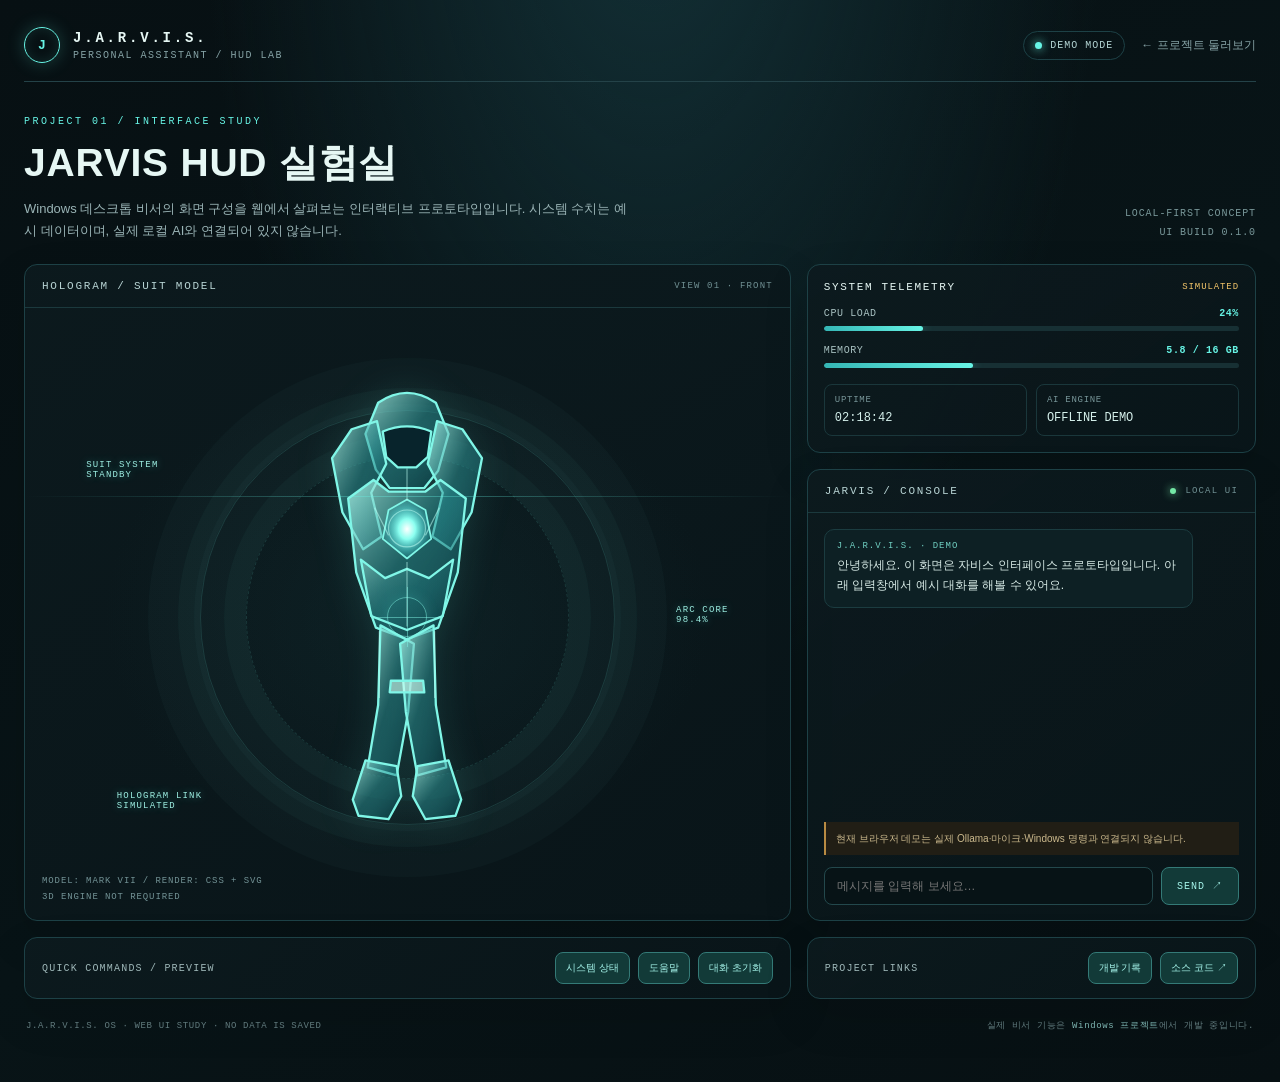
<file: docs/projects/jarvis-demo.html>
<!doctype html>
<html lang="ko">
<head>
  <meta charset="utf-8">
  <meta name="viewport" content="width=device-width, initial-scale=1">
  <meta name="theme-color" content="#071013">
  <meta name="description" content="J.A.R.V.I.S. OS의 브라우저 HUD 프로토타입">
  <title>J.A.R.V.I.S. — HUD 실험실</title>
  <style>
    :root{color-scheme:dark;--bg:#071013;--panel:#0b191d;--panel2:#0d2024;--line:#1d4146;--cyan:#67f4e5;--blue:#59b6cf;--muted:#85a2a5;--text:#e6f7f4;--warn:#f4c66a;--mono:ui-monospace,SFMono-Regular,Consolas,"Liberation Mono",monospace;--sans:Inter,"Segoe UI","Malgun Gothic",sans-serif}
    *{box-sizing:border-box}html{min-height:100%;background:var(--bg)}body{margin:0;min-height:100vh;color:var(--text);font-family:var(--sans);background:radial-gradient(ellipse at 51% -15%,#133137 0,transparent 49%),linear-gradient(150deg,#071013,#081417 54%,#071013)}button,input{font:inherit}button{color:inherit}.shell{width:min(1440px,100% - 48px);margin:auto;padding:22px 0 48px}.topbar{display:flex;align-items:center;justify-content:space-between;gap:20px;padding:5px 0 18px;border-bottom:1px solid #244248}.brand{display:flex;align-items:center;gap:13px}.brand-mark{width:36px;height:36px;border:1px solid var(--cyan);border-radius:50%;display:grid;place-items:center;color:var(--cyan);font:700 13px var(--mono);box-shadow:0 0 18px #67f4e536,inset 0 0 13px #67f4e51c}.brand-name{font:700 14px var(--mono);letter-spacing:.2em}.brand-sub{margin-top:4px;color:var(--muted);font:10px var(--mono);letter-spacing:.15em}.top-actions{display:flex;align-items:center;gap:16px}.status-pill,.demo-pill{display:inline-flex;align-items:center;gap:8px;padding:8px 11px;border:1px solid var(--line);border-radius:999px;color:#b4d5d4;font:10px var(--mono);letter-spacing:.1em}.status-dot{width:7px;height:7px;border-radius:50%;background:var(--cyan);box-shadow:0 0 10px var(--cyan)}.back-link{color:var(--muted);font-size:12px;text-decoration:none}.back-link:hover{color:var(--cyan)}.hero{display:flex;align-items:end;justify-content:space-between;gap:24px;padding:34px 0 22px}.eyebrow{color:var(--cyan);font:10px var(--mono);letter-spacing:.25em;text-transform:uppercase}.hero h1{margin:9px 0 8px;font-size:clamp(25px,4vw,39px);letter-spacing:.02em}.hero p{margin:0;max-width:610px;color:#9ab4b6;font-size:13px;line-height:1.7}.hero-side{text-align:right;color:#79989a;font:10px/1.9 var(--mono);letter-spacing:.09em}.grid{display:grid;grid-template-columns:minmax(0,1.4fr) minmax(290px,.82fr);gap:16px}.panel{position:relative;overflow:hidden;border:1px solid var(--line);border-radius:13px;background:linear-gradient(145deg,#0c1a1eeb,#091519f2);box-shadow:0 18px 45px #00000021}.panel-head{display:flex;align-items:center;justify-content:space-between;gap:12px;padding:15px 17px;border-bottom:1px solid #1b393d}.panel-title{font:11px var(--mono);letter-spacing:.16em;color:#b8d4d4}.panel-kicker{color:#719194;font:9px var(--mono);letter-spacing:.13em}.visual-panel{min-height:452px}.visual-stage{position:absolute;inset:49px 0 0;display:grid;place-items:center;background:radial-gradient(ellipse at center,#15363a50,transparent 56%),linear-gradient(90deg,transparent 49.8%,#76ece60b 50%,transparent 50.2%),linear-gradient(transparent 49.8%,#76ece60b 50%,transparent 50.2%);background-size:auto,52px 52px,52px 52px}.visual-stage:before,.visual-stage:after{content:"";position:absolute;width:min(54%,440px);aspect-ratio:1;border:1px solid #70e8dc24;border-radius:50%;box-shadow:0 0 0 22px #70e8dc08,0 0 0 52px #70e8dc06}.visual-stage:after{width:min(42%,340px);border-style:dashed;animation:spin 70s linear infinite}.figure{position:relative;z-index:1;width:min(52%,300px);filter:drop-shadow(0 0 18px #5ff3df2e)}.figure svg{display:block;width:100%;height:auto}.reticle{position:absolute;z-index:2;width:40px;height:40px;border:1px solid #82f5e680;border-radius:50%;box-shadow:0 0 14px #67f4e52c}.reticle:before,.reticle:after{content:"";position:absolute;background:#82f5e67a}.reticle:before{left:50%;top:-11px;width:1px;height:60px}.reticle:after{top:50%;left:-11px;width:60px;height:1px}.figure-label{position:absolute;z-index:2;color:#9deee2;font:9px var(--mono);letter-spacing:.13em;text-shadow:0 0 8px #67f4e570}.label-a{left:8%;top:24%}.label-b{right:8%;top:48%}.label-c{left:12%;bottom:18%}.figure-note{position:absolute;left:17px;bottom:15px;color:#739396;font:9px/1.8 var(--mono);letter-spacing:.1em}.scanline{position:absolute;z-index:3;left:0;right:0;height:1px;top:30%;background:linear-gradient(90deg,transparent,#67f4e55c,transparent);animation:scan 8s ease-in-out infinite}.side-stack{display:grid;grid-template-rows:auto 1fr;gap:16px}.telemetry{padding:16px}.telemetry-head{display:flex;justify-content:space-between;align-items:center;margin-bottom:15px}.telemetry-head strong{font:11px var(--mono);letter-spacing:.15em}.telemetry-head span{color:var(--warn);font:9px var(--mono);letter-spacing:.1em}.metric{margin:14px 0}.metric-top{display:flex;justify-content:space-between;margin-bottom:7px;color:#a9c2c2;font:10px var(--mono);letter-spacing:.06em}.metric-value{color:var(--cyan);font-weight:700}.bar{height:5px;border-radius:9px;background:#173034;overflow:hidden}.bar span{display:block;height:100%;width:var(--value);border-radius:inherit;background:linear-gradient(90deg,#35b6b5,var(--cyan));box-shadow:0 0 12px #67f4e570;transition:width 1s ease}.mini-stats{display:grid;grid-template-columns:1fr 1fr;gap:9px;margin-top:16px}.mini{padding:10px;border:1px solid #1a373b;border-radius:8px}.mini small{display:block;color:#789699;font:9px var(--mono);letter-spacing:.08em}.mini strong{display:block;margin-top:6px;color:#d4efea;font:12px var(--mono)}.chat-panel{display:flex;flex-direction:column;min-height:452px}.chat-head-right{display:flex;align-items:center;gap:9px}.online-dot{width:6px;height:6px;border-radius:50%;background:#73e7a5;box-shadow:0 0 9px #73e7a5}.chat-log{display:flex;flex:1;flex-direction:column;gap:13px;min-height:290px;max-height:360px;overflow:auto;padding:16px}.message{max-width:89%;padding:11px 12px;border:1px solid #1b3c40;border-radius:10px;background:#0d2024;color:#d6e9e5;font-size:12px;line-height:1.65;white-space:pre-wrap;overflow-wrap:anywhere}.message.user{align-self:flex-end;border-color:#27716c;background:#103330}.message.system{align-self:flex-start}.message-meta{display:block;margin-bottom:5px;color:#70cfc2;font:9px var(--mono);letter-spacing:.11em}.chat-notice{margin:0 16px 12px;padding:9px 10px;border-left:2px solid #b88b43;background:#211e15;color:#cbb98d;font-size:10px;line-height:1.55}.composer{display:flex;gap:8px;padding:0 16px 15px}.composer input{min-width:0;flex:1;padding:11px 12px;border:1px solid #23484c;border-radius:8px;outline:none;background:#071316;color:var(--text);font-size:12px}.composer input:focus{border-color:#55cfc4;box-shadow:0 0 0 3px #55cfc417}.send,.utility{border:1px solid #347a77;border-radius:8px;background:#123a38;color:#a6f5eb;cursor:pointer}.send{padding:0 15px;font:10px var(--mono);letter-spacing:.1em}.send:hover,.utility:hover{background:#19504d}.bottom-row{display:grid;grid-template-columns:1.4fr .82fr;gap:16px;margin-top:16px}.quick-panel{display:flex;align-items:center;justify-content:space-between;gap:16px;padding:14px 17px}.quick-label{color:#9eb7b8;font:10px var(--mono);letter-spacing:.12em}.quick-buttons{display:flex;gap:8px;flex-wrap:wrap}.utility{padding:8px 10px;font-size:10px}.foot{display:flex;justify-content:space-between;gap:15px;padding:20px 2px 0;color:#668184;font:9px/1.7 var(--mono);letter-spacing:.07em}.foot a{color:#84beba;text-decoration:none}.toast{position:fixed;right:22px;bottom:22px;z-index:5;max-width:min(360px,calc(100vw - 44px));padding:12px 15px;border:1px solid #33736e;border-radius:9px;background:#0c2022;color:#c7f3eb;font-size:12px;box-shadow:0 12px 35px #0008;opacity:0;transform:translateY(8px);pointer-events:none;transition:.2s}.toast.show{opacity:1;transform:translateY(0)}@keyframes spin{to{transform:rotate(360deg)}}@keyframes scan{0%,100%{transform:translateY(0);opacity:0}15%,85%{opacity:.8}50%{transform:translateY(210px);opacity:.4}}@media(max-width:880px){.grid,.bottom-row{grid-template-columns:1fr}.visual-panel{min-height:390px}.side-stack{grid-template-columns:1fr 1fr;grid-template-rows:auto}.chat-panel{min-height:420px}}@media(max-width:600px){.shell{width:min(100% - 28px,1440px);padding-top:14px}.top-actions{gap:8px}.status-pill{font-size:8px;padding:7px}.back-link{font-size:10px}.brand-name{font-size:12px}.brand-sub{font-size:8px}.hero{align-items:start;padding-top:26px}.hero-side{display:none}.side-stack{grid-template-columns:1fr}.visual-panel{min-height:355px}.figure{width:min(61%,250px)}.label-a{left:4%}.label-b{right:4%}.quick-panel{align-items:flex-start;flex-direction:column}.foot{flex-direction:column}.chat-log{max-height:330px}}@media(prefers-reduced-motion:reduce){*,*:before,*:after{animation-duration:.01ms!important;animation-iteration-count:1!important;scroll-behavior:auto!important;transition-duration:.01ms!important}}
  </style>
</head>
<body>
  <main class="shell">
    <header class="topbar">
      <div class="brand"><div class="brand-mark" aria-hidden="true">J</div><div><div class="brand-name">J.A.R.V.I.S.</div><div class="brand-sub">PERSONAL ASSISTANT / HUD LAB</div></div></div>
      <div class="top-actions"><span class="status-pill"><i class="status-dot"></i> DEMO MODE</span><a class="back-link" href="/projects/">← 프로젝트 둘러보기</a></div>
    </header>
    <section class="hero">
      <div><div class="eyebrow">PROJECT 01 / INTERFACE STUDY</div><h1>JARVIS HUD 실험실</h1><p>Windows 데스크톱 비서의 화면 구성을 웹에서 살펴보는 인터랙티브 프로토타입입니다. 시스템 수치는 예시 데이터이며, 실제 로컬 AI와 연결되어 있지 않습니다.</p></div>
      <div class="hero-side">LOCAL-FIRST CONCEPT<br>UI BUILD 0.1.0</div>
    </section>
    <section class="grid" aria-label="JARVIS 상태 화면">
      <article class="panel visual-panel">
        <div class="panel-head"><span class="panel-title">HOLOGRAM / SUIT MODEL</span><span class="panel-kicker">VIEW 01 · FRONT</span></div>
        <div class="visual-stage">
          <span class="scanline" aria-hidden="true"></span><span class="reticle" aria-hidden="true"></span>
          <span class="figure-label label-a">SUIT SYSTEM<br>STANDBY</span><span class="figure-label label-b">ARC CORE<br>98.4%</span><span class="figure-label label-c">HOLOGRAM LINK<br>SIMULATED</span>
          <div class="figure" aria-label="청록색 홀로그램 슈트 일러스트">
            <svg viewBox="0 0 260 420" role="img" aria-labelledby="suitTitle">
              <title id="suitTitle">JARVIS 슈트 홀로그램</title><defs><linearGradient id="armor" x1="0" x2="1" y1="0" y2="1"><stop stop-color="#b7fff0" stop-opacity=".78"/><stop offset=".48" stop-color="#288d91" stop-opacity=".48"/><stop offset="1" stop-color="#07343c" stop-opacity=".78"/></linearGradient><radialGradient id="core"><stop stop-color="#fff"/><stop offset=".35" stop-color="#8bfff0"/><stop offset="1" stop-color="#25b9c2" stop-opacity=".1"/></radialGradient></defs>
              <g stroke="#80f6e7" stroke-width="2" fill="url(#armor)" stroke-linejoin="round">
                <path d="M105 24 Q130 7 155 24 L166 51 L157 83 L145 98 L115 98 L103 82 L94 51Z"/><path d="M104 40 L82 47 L65 72 L74 119 L92 151 L108 140 L99 102 L112 77Z"/><path d="M156 40 L178 47 L195 72 L186 119 L168 151 L152 140 L161 102 L148 77Z"/>
                <path d="M101 91 L79 107 L86 171 L103 219 L130 229 L157 219 L174 171 L181 107 L159 91 L146 101 L114 101Z"/><path d="M107 217 L105 286 L96 340 L121 347 L131 292 L136 233Z"/><path d="M153 217 L155 286 L164 340 L139 347 L129 292 L124 233Z"/>
                <path d="M94 334 L121 339 L125 365 L114 385 L88 382 L83 368Z"/><path d="M166 334 L139 339 L135 365 L146 385 L172 382 L177 368Z"/>
                <path d="M109 49 Q130 40 151 49 L148 71 L138 80 L122 80 L112 71Z" fill="#08242c"/><path d="M114 117 L130 108 L146 117 L151 142 L130 159 L109 142Z" fill="url(#core)" stroke-width="1.5"/><path d="M90 160 L111 176 L130 168 L149 176 L170 160 L161 209 L130 221 L99 209Z" fill-opacity=".45"/><path d="M116 265 L144 265 L145 275 L115 275Z" fill="#d2fff2" fill-opacity=".6"/>
              </g><g stroke="#bdfff4" stroke-opacity=".55" fill="none"><path d="M130 81V109M102 115L114 139M158 115L146 139M130 162V218M106 222V280M154 222V280"/><circle cx="130" cy="133" r="16" stroke-width="1"/></g>
            </svg>
          </div>
          <div class="figure-note">MODEL: MARK VII / RENDER: CSS + SVG<br>3D ENGINE NOT REQUIRED</div>
        </div>
      </article>
      <div class="side-stack">
        <article class="panel telemetry">
          <div class="telemetry-head"><strong>SYSTEM TELEMETRY</strong><span>SIMULATED</span></div>
          <div class="metric"><div class="metric-top"><span>CPU LOAD</span><span class="metric-value" id="cpuValue">24%</span></div><div class="bar"><span id="cpuBar" style="--value:24%"></span></div></div>
          <div class="metric"><div class="metric-top"><span>MEMORY</span><span class="metric-value" id="ramValue">5.8 / 16 GB</span></div><div class="bar"><span id="ramBar" style="--value:36%"></span></div></div>
          <div class="mini-stats"><div class="mini"><small>UPTIME</small><strong id="uptime">02:18:42</strong></div><div class="mini"><small>AI ENGINE</small><strong>OFFLINE DEMO</strong></div></div>
        </article>
        <article class="panel chat-panel">
          <div class="panel-head"><span class="panel-title">JARVIS / CONSOLE</span><span class="chat-head-right"><i class="online-dot"></i><span class="panel-kicker">LOCAL UI</span></span></div>
          <div class="chat-log" id="chatLog" aria-live="polite">
            <div class="message system"><span class="message-meta">J.A.R.V.I.S. · DEMO</span>안녕하세요. 이 화면은 자비스 인터페이스 프로토타입입니다. 아래 입력창에서 예시 대화를 해볼 수 있어요.</div>
          </div>
          <p class="chat-notice">현재 브라우저 데모는 실제 Ollama·마이크·Windows 명령과 연결되지 않습니다.</p>
          <form class="composer" id="chatForm"><input id="chatInput" aria-label="메시지 입력" placeholder="메시지를 입력해 보세요…" autocomplete="off"><button class="send" type="submit">SEND ↗</button></form>
        </article>
      </div>
    </section>
    <section class="bottom-row">
      <article class="panel quick-panel"><span class="quick-label">QUICK COMMANDS / PREVIEW</span><div class="quick-buttons"><button class="utility" data-command="현재 시스템 상태를 알려줘">시스템 상태</button><button class="utility" data-command="무엇을 할 수 있어?">도움말</button><button class="utility" data-command="대화 초기화">대화 초기화</button></div></article>
      <article class="panel quick-panel"><span class="quick-label">PROJECT LINKS</span><div class="quick-buttons"><a class="utility" href="jarvis.md" style="text-decoration:none">개발 기록</a><a class="utility" href="https://github.com/gimdunggwon-eng/gimdunggwon-eng.github.io/tree/main/JARVIS-OS" target="_blank" rel="noopener noreferrer" style="text-decoration:none">소스 코드 ↗</a></div></article>
    </section>
    <footer class="foot"><span>J.A.R.V.I.S. OS · WEB UI STUDY · NO DATA IS SAVED</span><span>실제 비서 기능은 <a href="https://github.com/gimdunggwon-eng/gimdunggwon-eng.github.io/tree/main/JARVIS-OS">Windows 프로젝트</a>에서 개발 중입니다.</span></footer>
  </main>
  <div class="toast" id="toast" role="status" aria-live="polite"></div>
  <script>
    (()=>{
      const cpuValue=document.getElementById('cpuValue'),cpuBar=document.getElementById('cpuBar'),ramValue=document.getElementById('ramValue'),ramBar=document.getElementById('ramBar'),uptime=document.getElementById('uptime'),log=document.getElementById('chatLog'),form=document.getElementById('chatForm'),input=document.getElementById('chatInput'),toast=document.getElementById('toast');
      let seconds=2*3600+18*60+42,toastTimer;
      const showToast=(text)=>{toast.textContent=text;toast.classList.add('show');clearTimeout(toastTimer);toastTimer=setTimeout(()=>toast.classList.remove('show'),2600)};
      setInterval(()=>{const cpu=16+Math.floor(Math.random()*27),ram=5.6+Math.random()*.5;cpuValue.textContent=cpu+'%';cpuBar.style.setProperty('--value',cpu+'%');ramValue.textContent=ram.toFixed(1)+' / 16 GB';ramBar.style.setProperty('--value',(ram/16*100).toFixed(0)+'%');seconds++;const h=String(Math.floor(seconds/3600)).padStart(2,'0'),m=String(Math.floor(seconds%3600/60)).padStart(2,'0'),s=String(seconds%60).padStart(2,'0');uptime.textContent=`${h}:${m}:${s}`},2400);
      const addMessage=(text,role)=>{const box=document.createElement('div');box.className='message '+role;const meta=document.createElement('span');meta.className='message-meta';meta.textContent=role==='user'?'YOU':'J.A.R.V.I.S. · DEMO';box.append(meta,document.createTextNode(text));log.appendChild(box);log.scrollTop=log.scrollHeight};
      const answer=(text)=>{const q=text.toLowerCase();if(/도움|할 수|기능/.test(q))return '이 데모에서는 채팅 UI와 HUD 화면을 살펴볼 수 있어요. 실제 음성 인식, 로컬 AI, 앱 실행은 Windows 프로젝트에 연결해야 합니다.';if(/상태|시스템|cpu|메모리|ram/.test(q))return `데모 시스템 상태입니다. CPU ${cpuValue.textContent}, 메모리 ${ramValue.textContent}. 실제 PC에서 읽은 값은 아닙니다.`;if(/시간|시각/.test(q))return '현재 브라우저 시간은 '+new Intl.DateTimeFormat('ko-KR',{hour:'2-digit',minute:'2-digit'}).format(new Date())+'입니다.';if(/안녕|반가/.test(q))return '안녕하세요. JARVIS 웹 인터페이스 데모에 오신 것을 환영합니다.';return '메시지를 확인했어요. 이 브라우저 프로토타입은 미리 준비한 응답만 보여줍니다. 실제 AI 연결은 아직 적용되지 않았습니다.'};
      const send=(text)=>{const value=text.trim();if(!value)return;if(value==='대화 초기화'||value==='clear chat'){log.replaceChildren();addMessage('대화 기록을 화면에서 지웠습니다.','system');return}addMessage(value,'user');input.value='';setTimeout(()=>addMessage(answer(value),'system'),280)};
      form.addEventListener('submit',event=>{event.preventDefault();send(input.value)});document.querySelectorAll('[data-command]').forEach(button=>button.addEventListener('click',()=>send(button.dataset.command)));
    })();
  </script>
</body>
</html>
</file>
